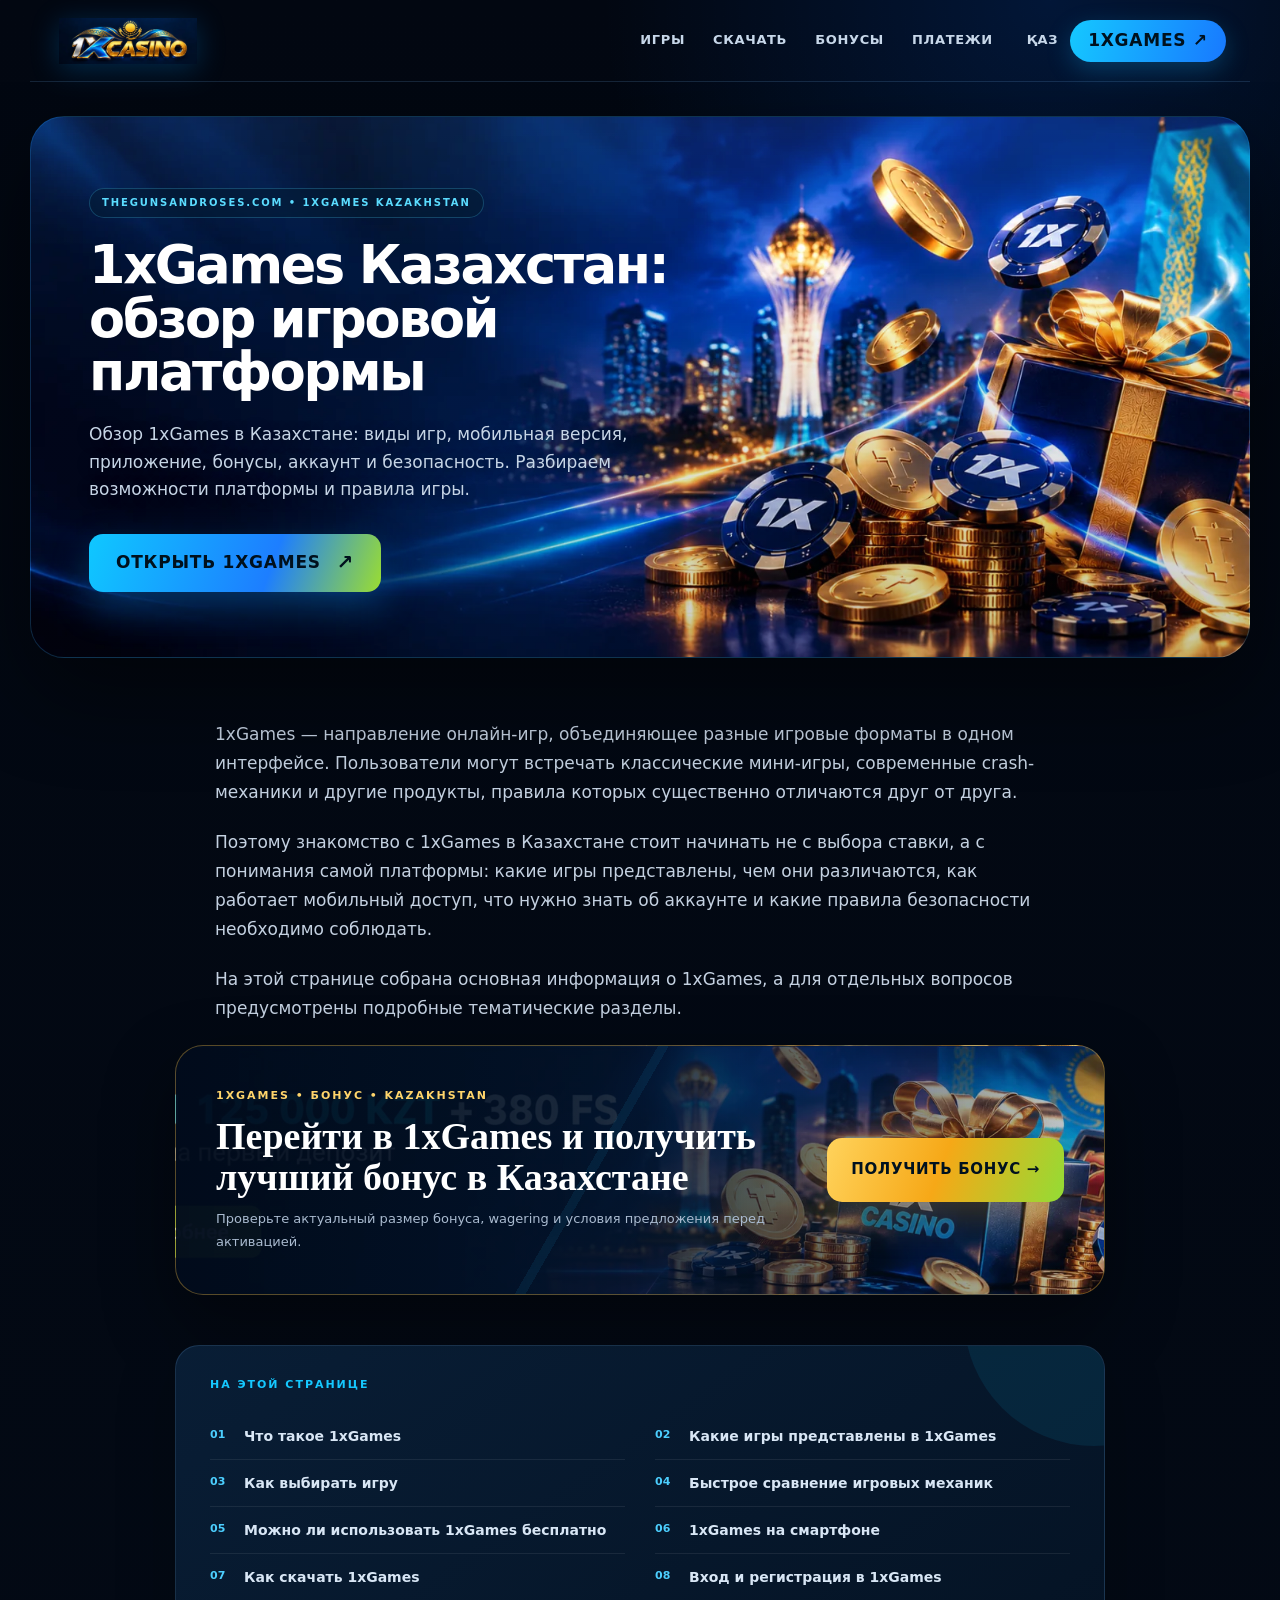
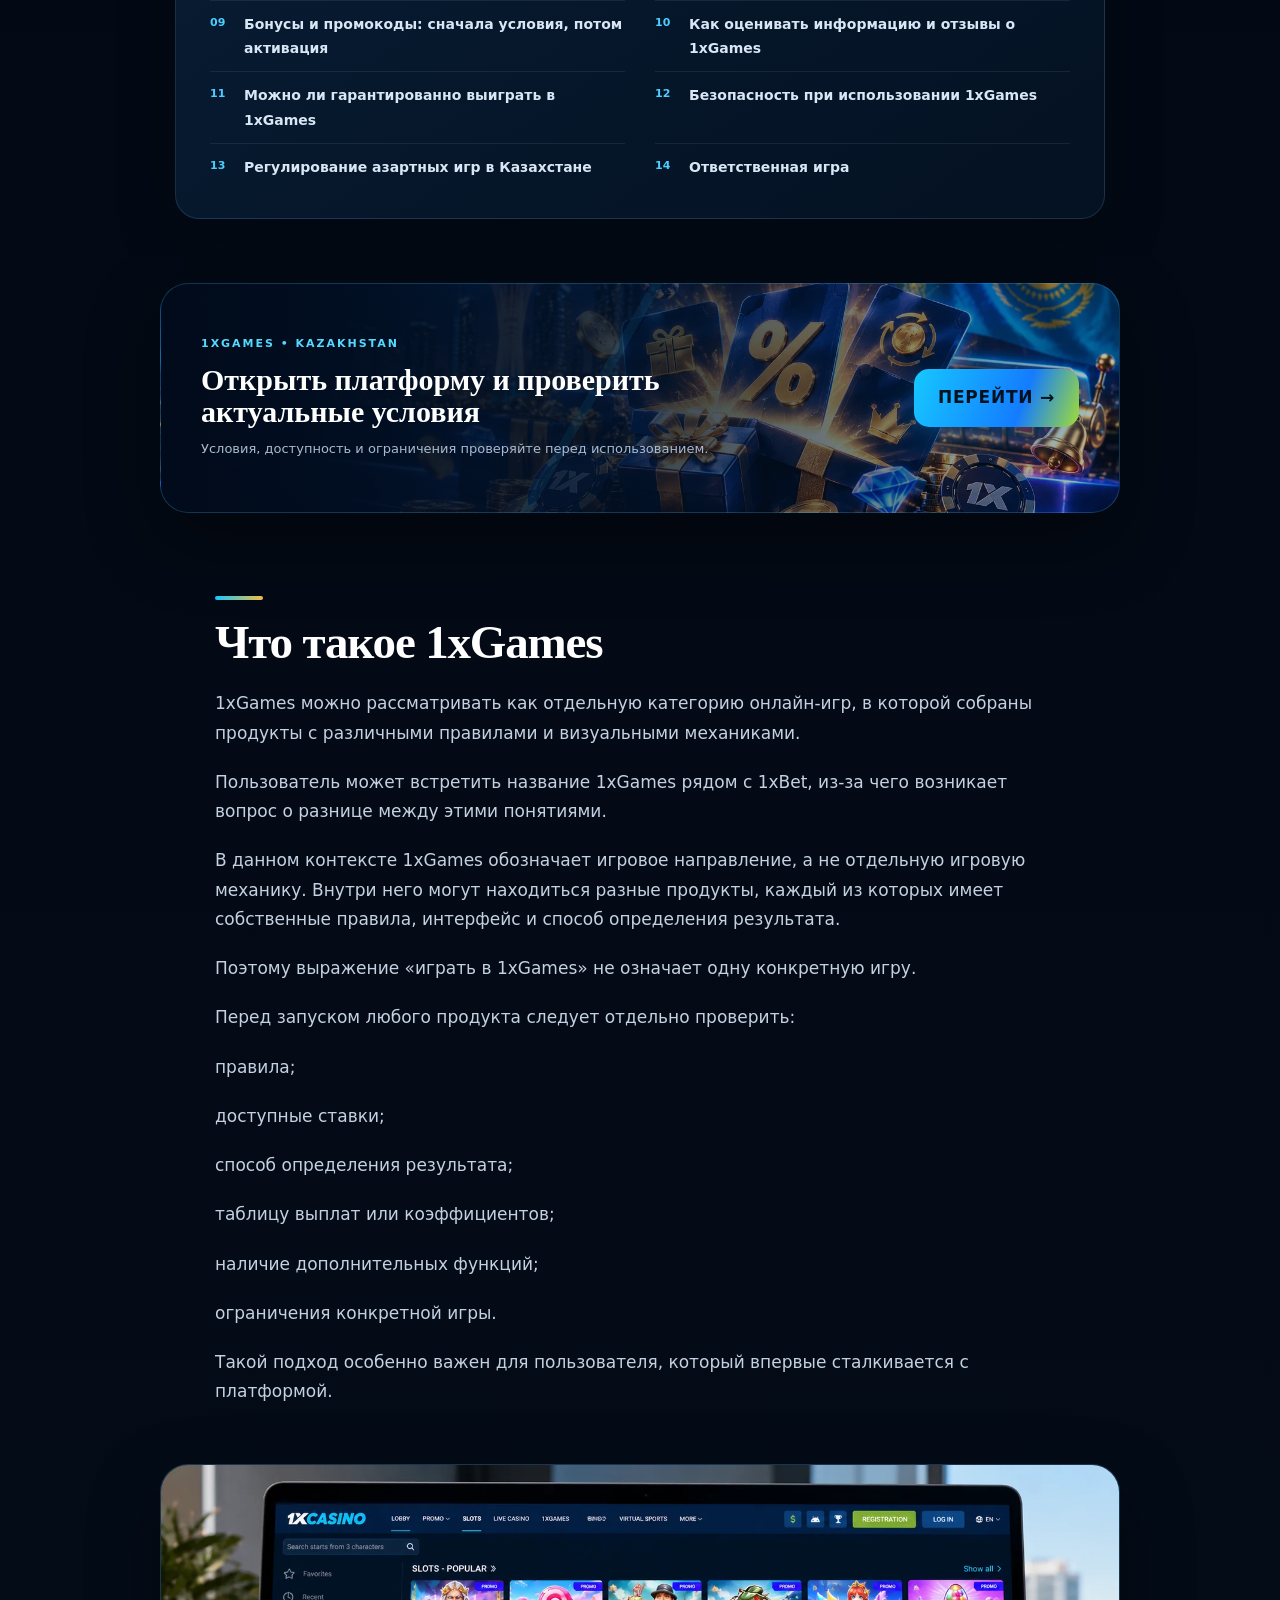
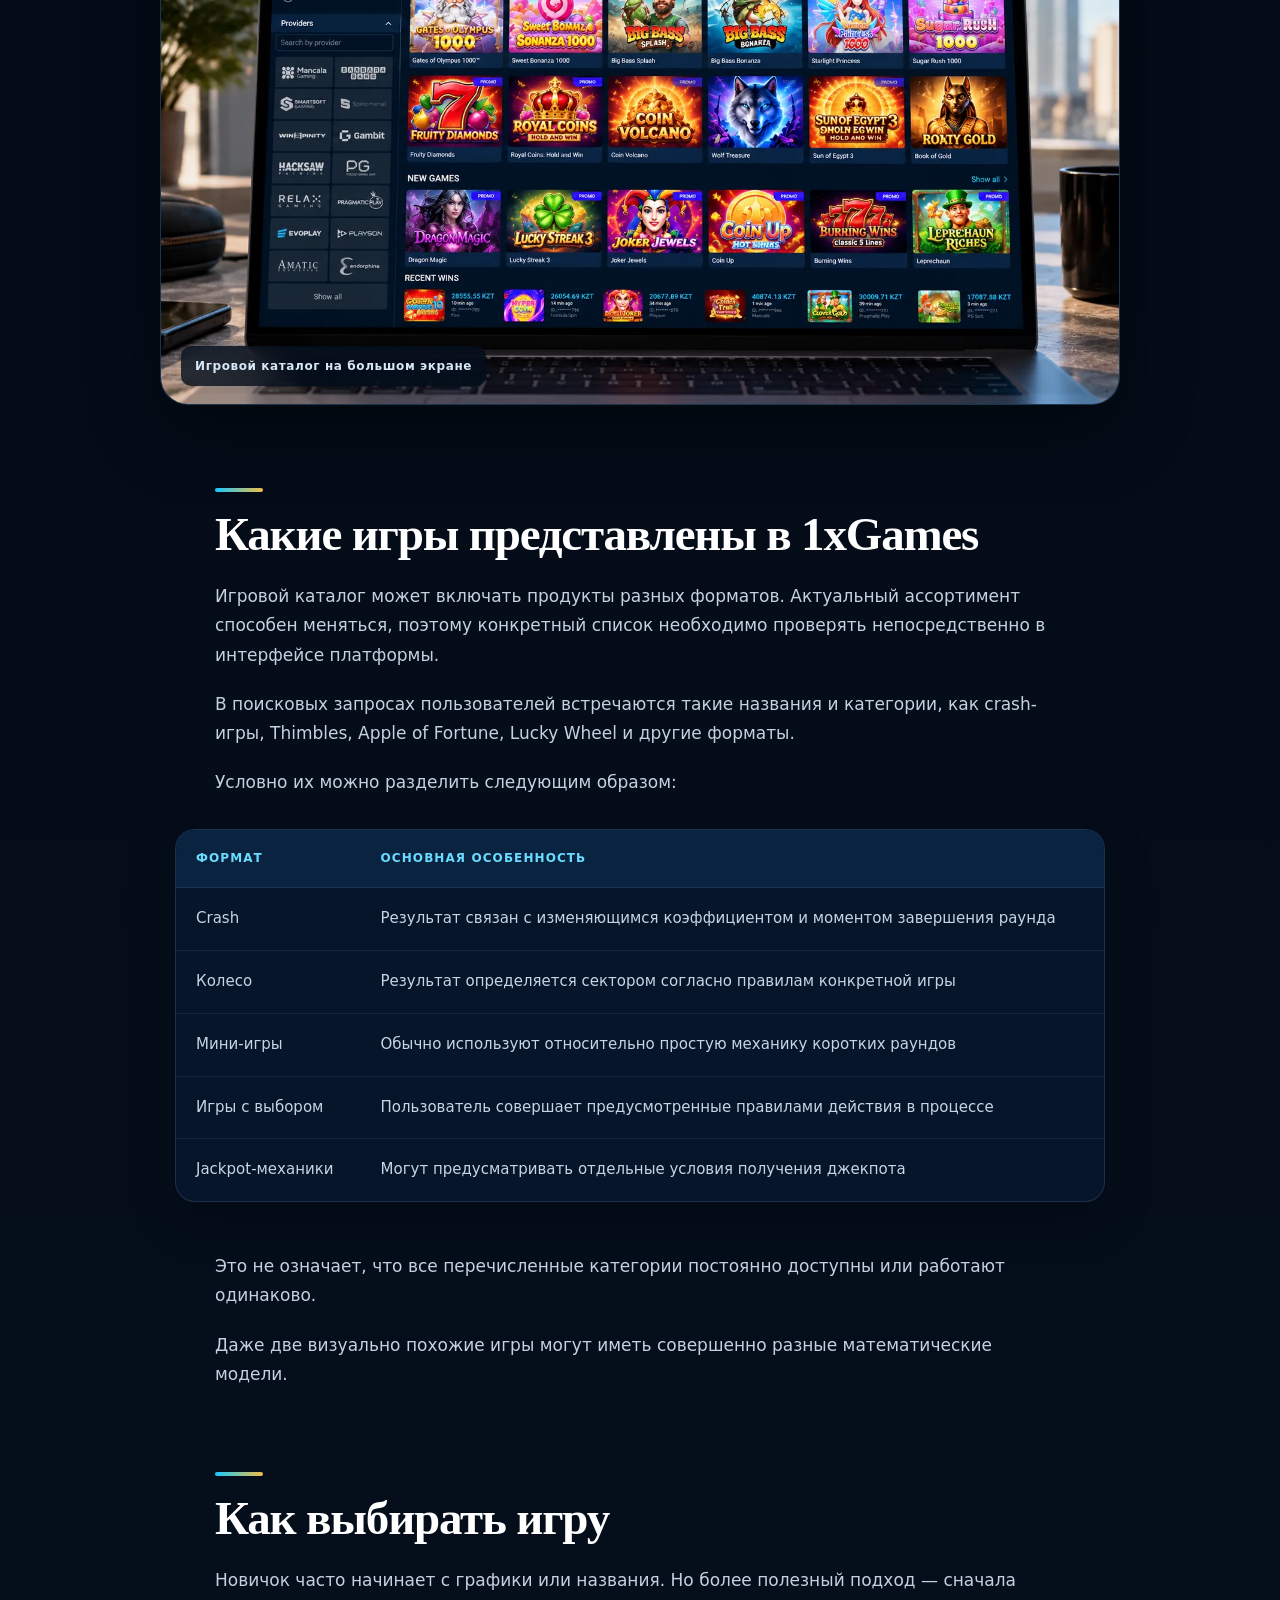
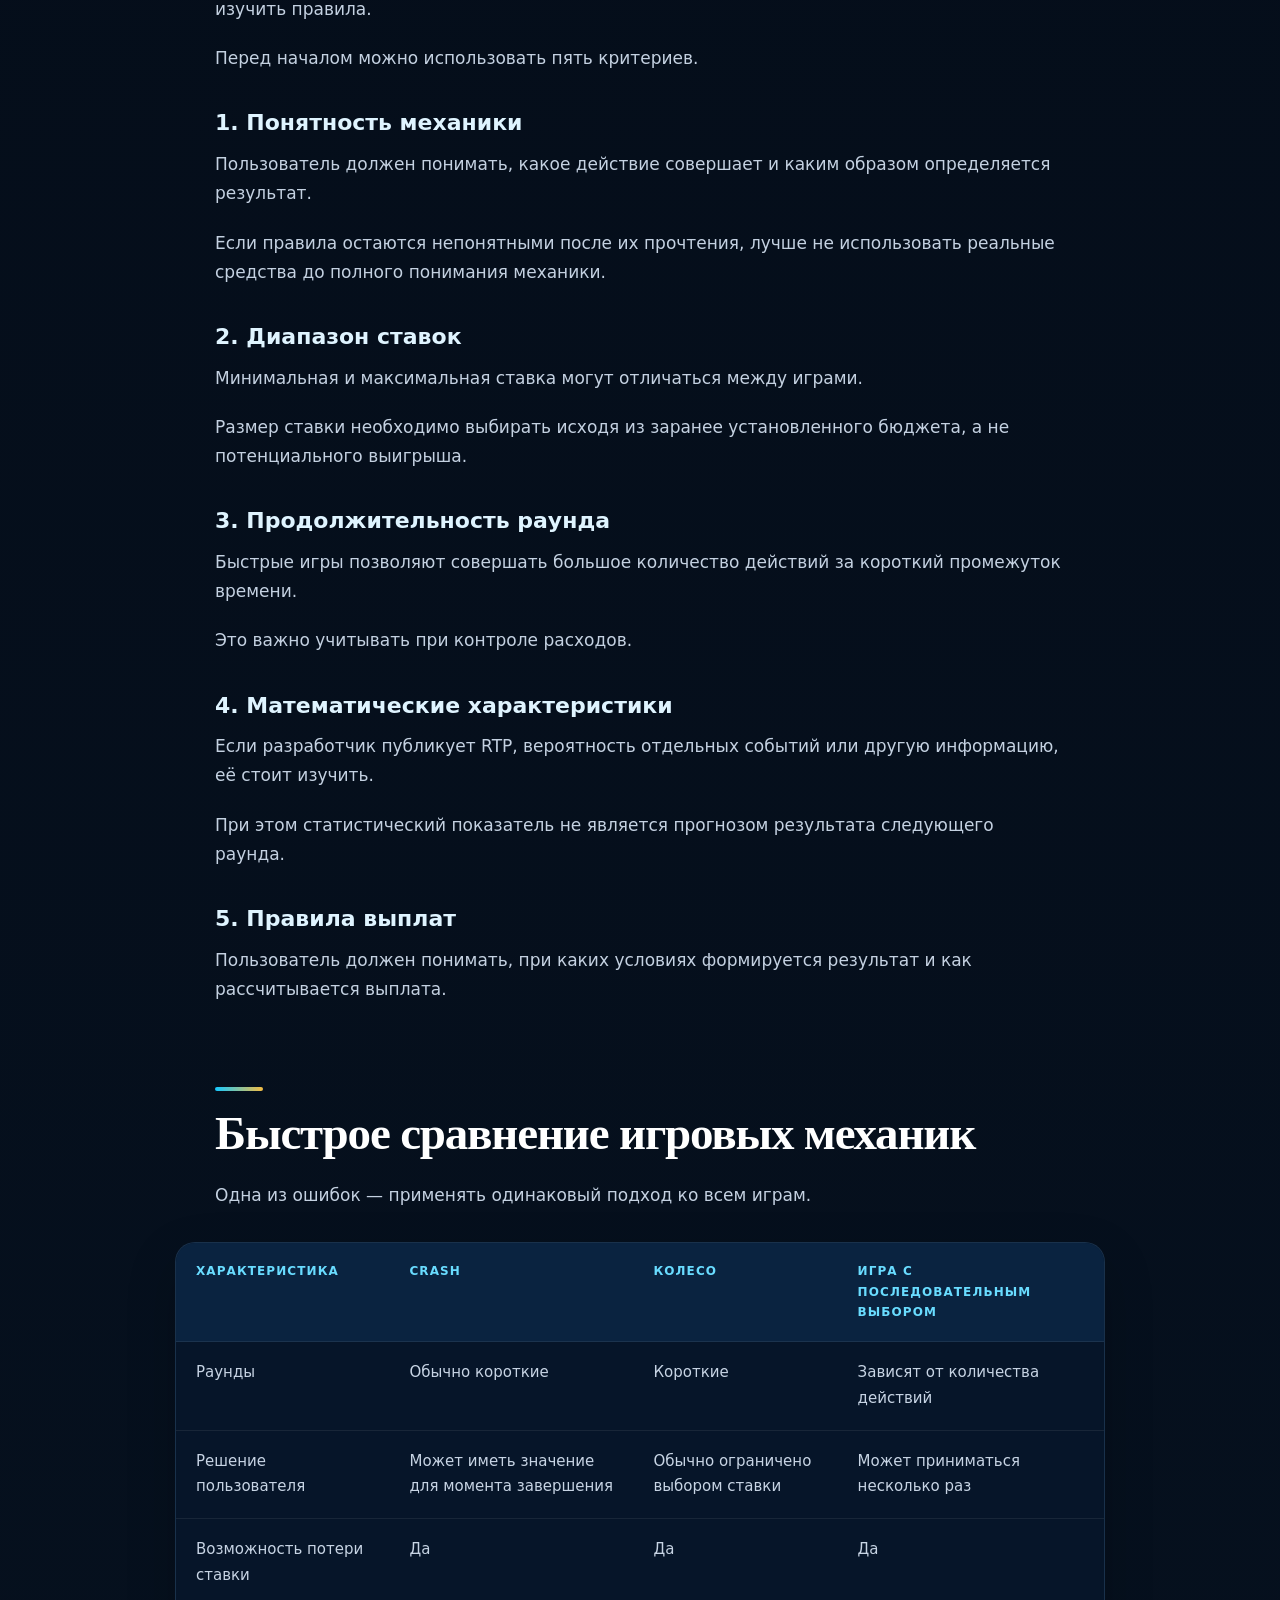
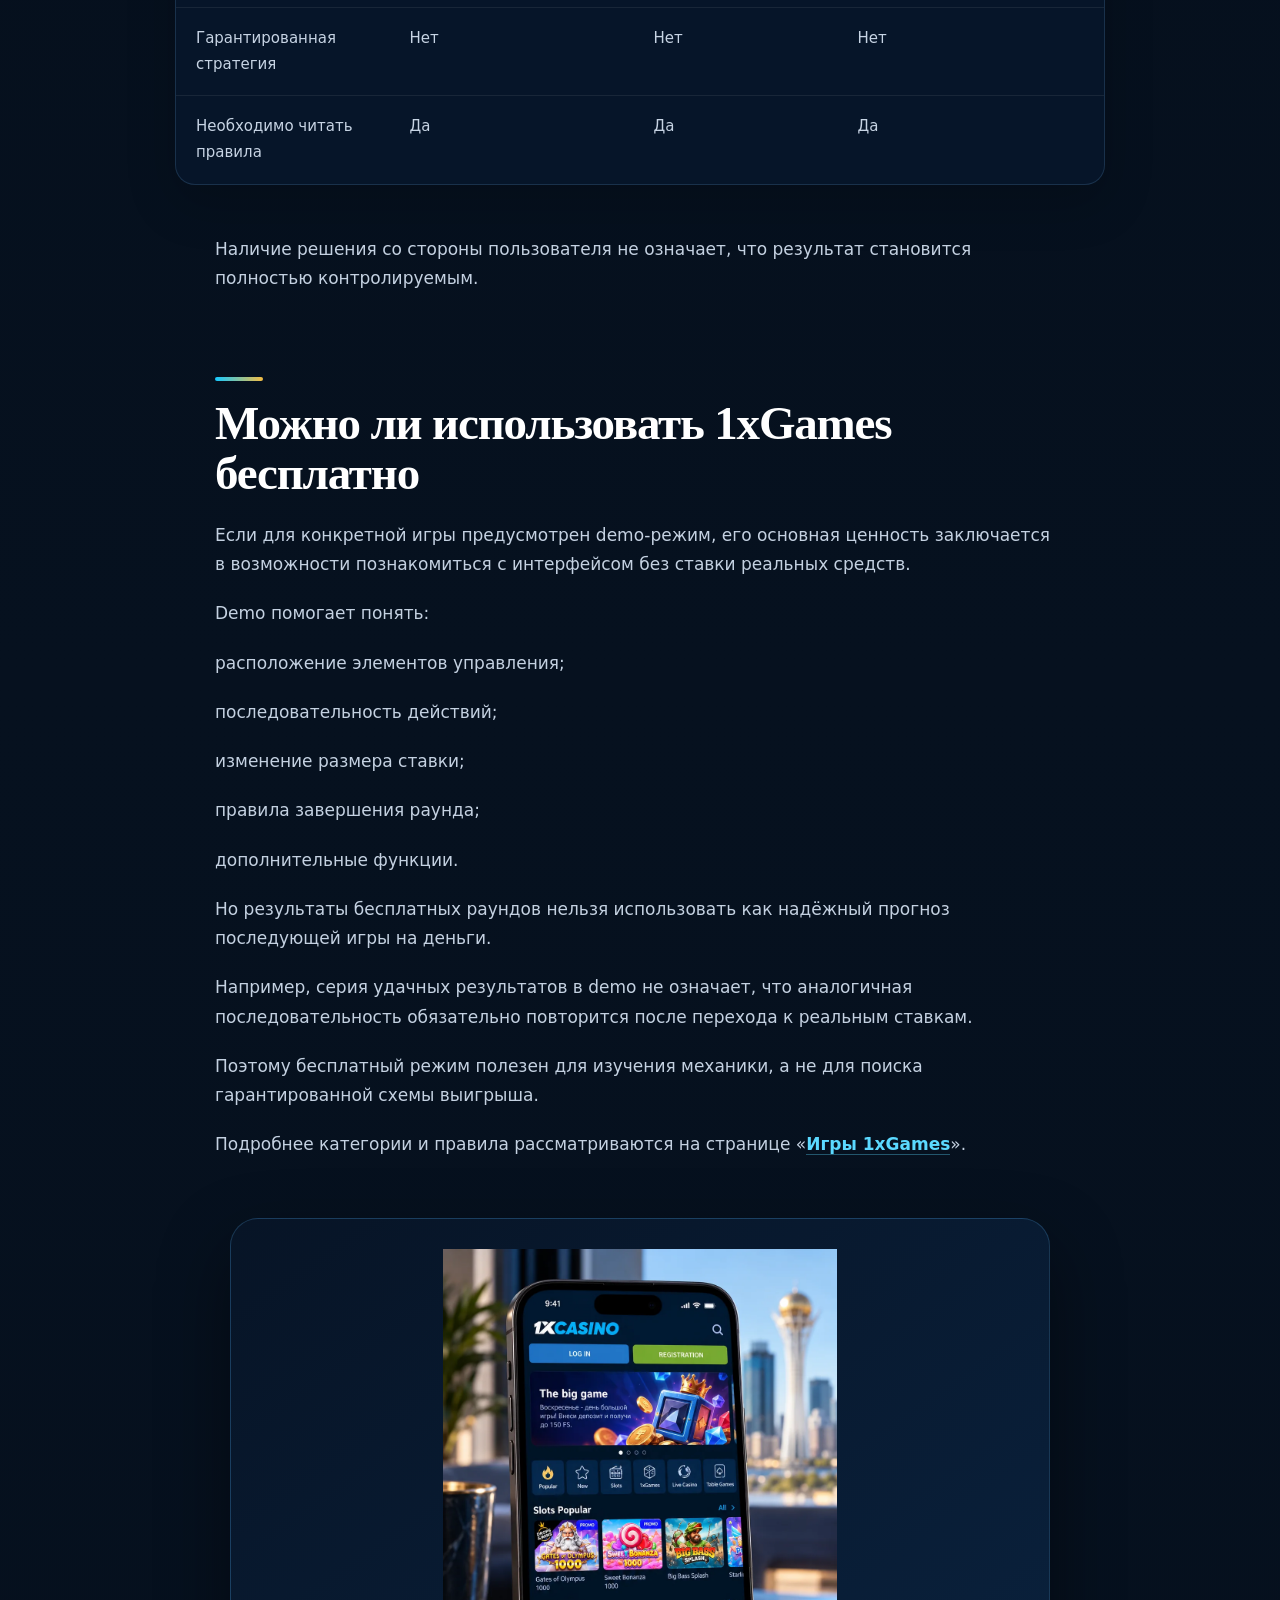
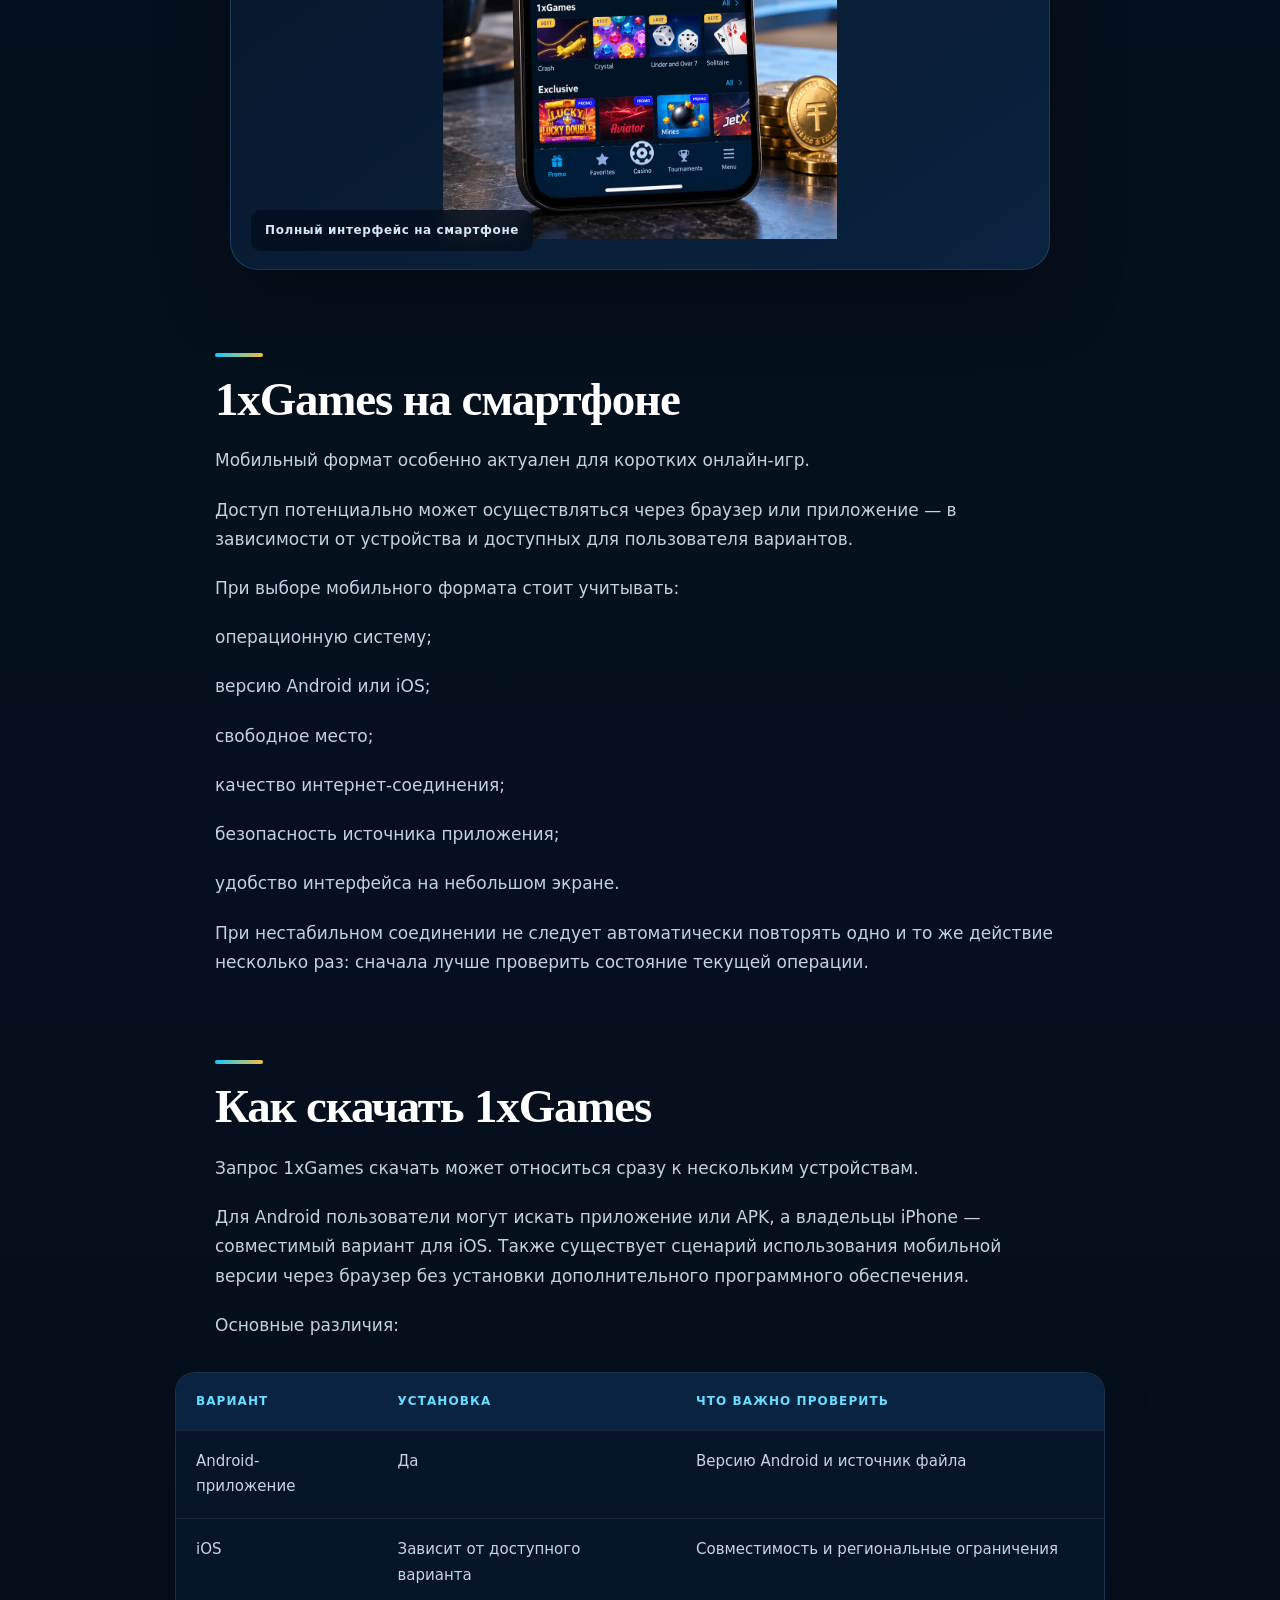
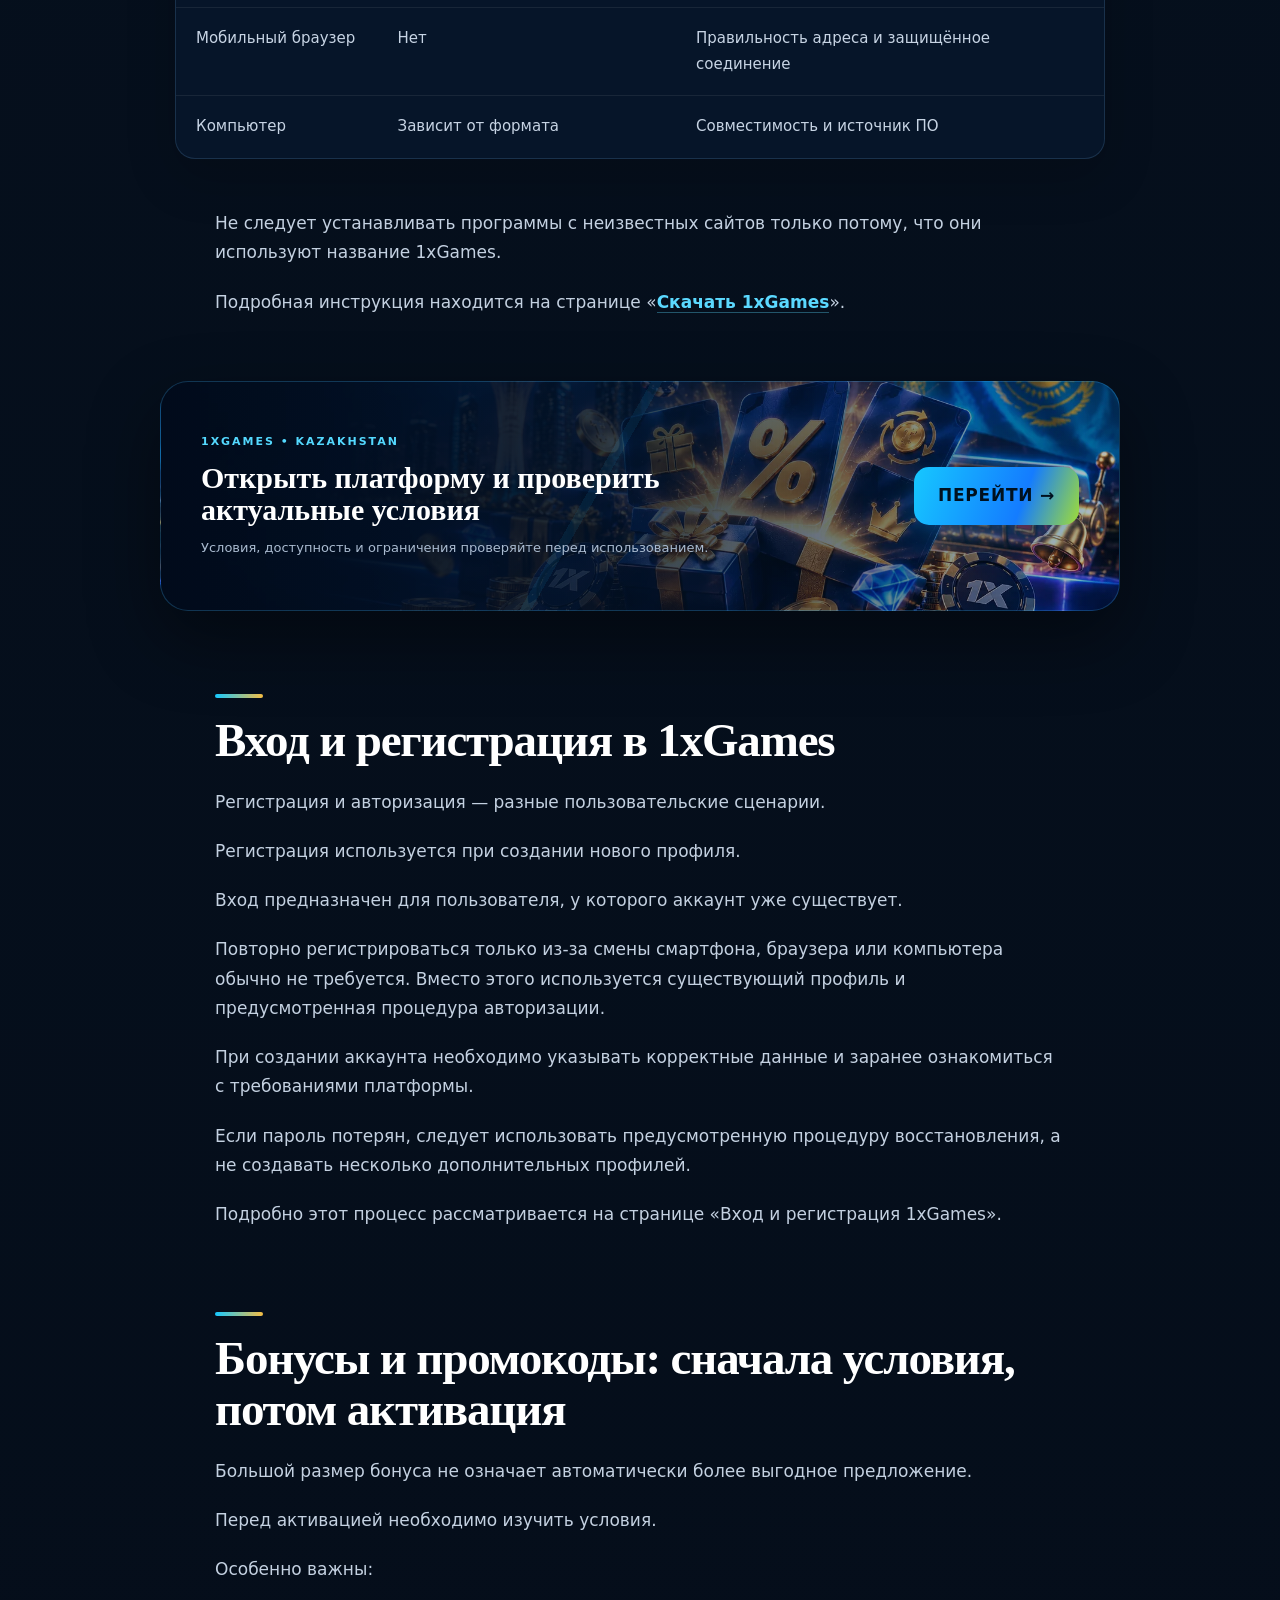
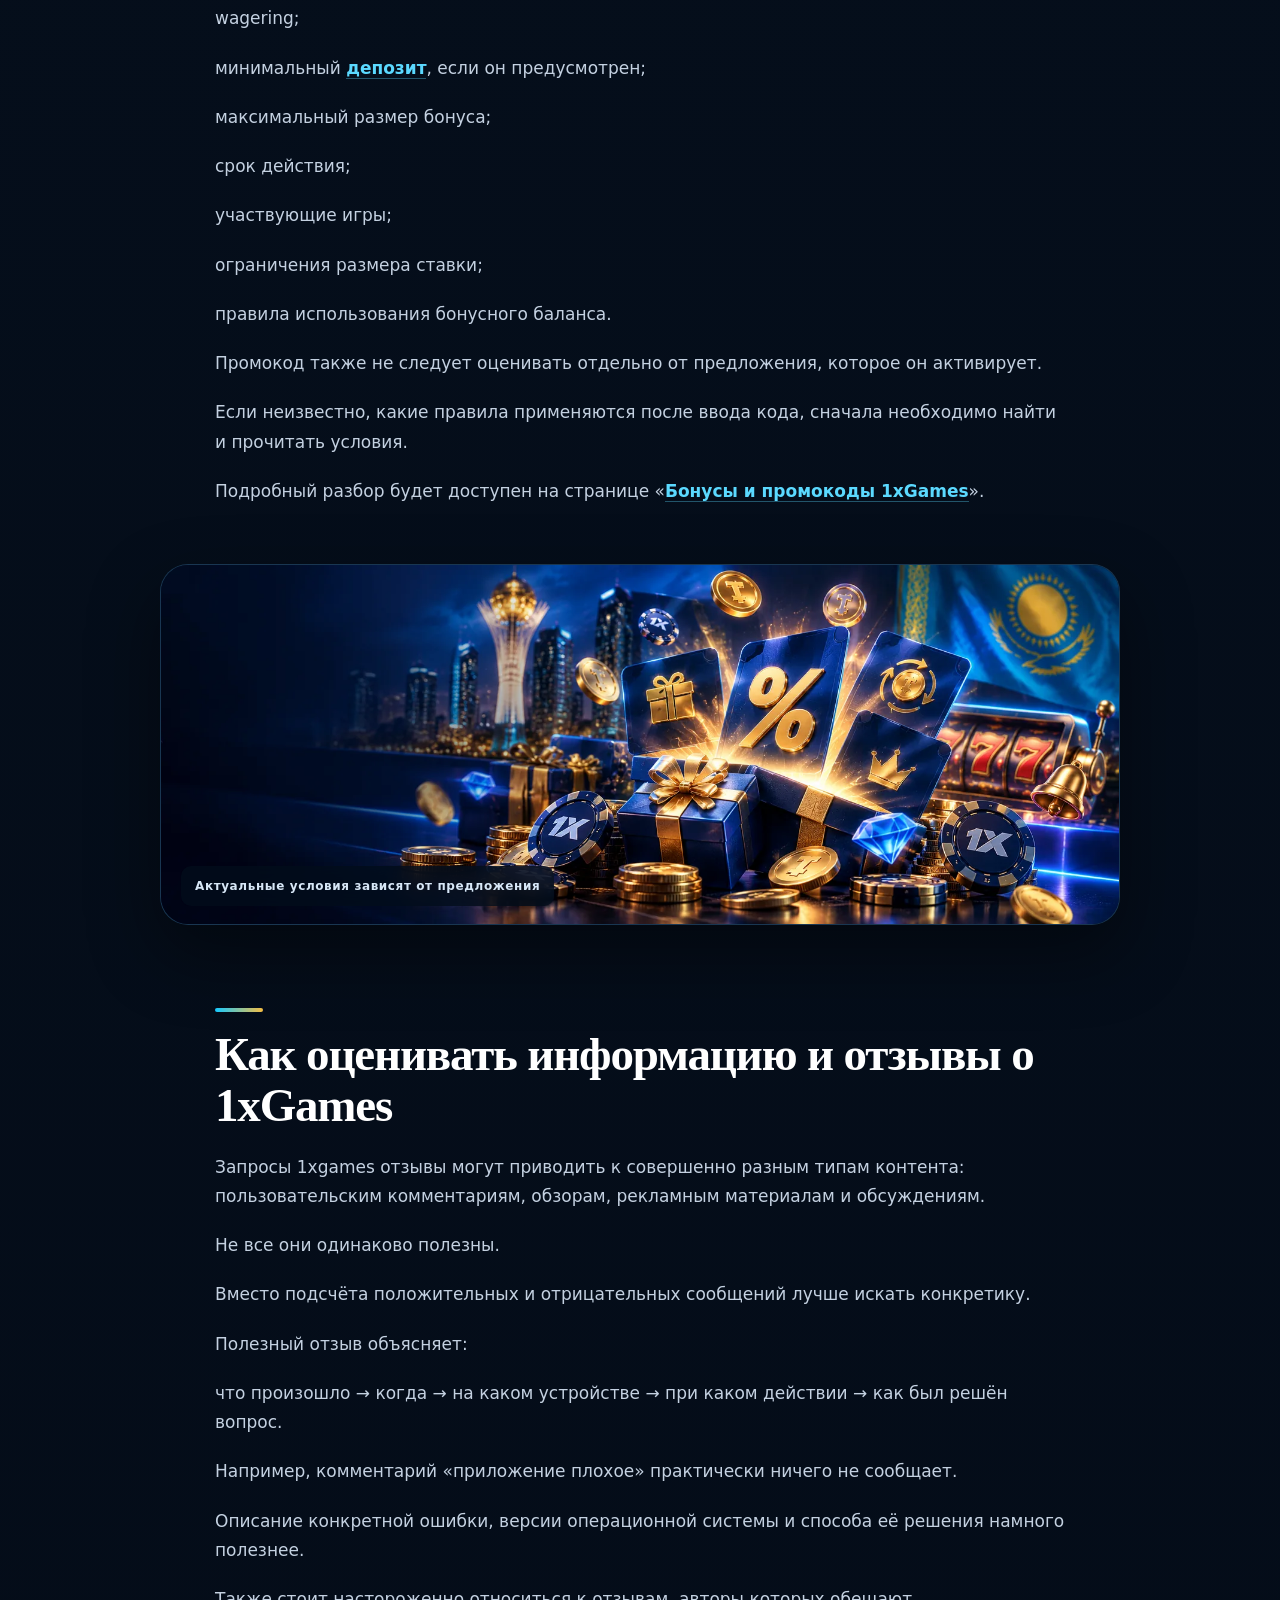
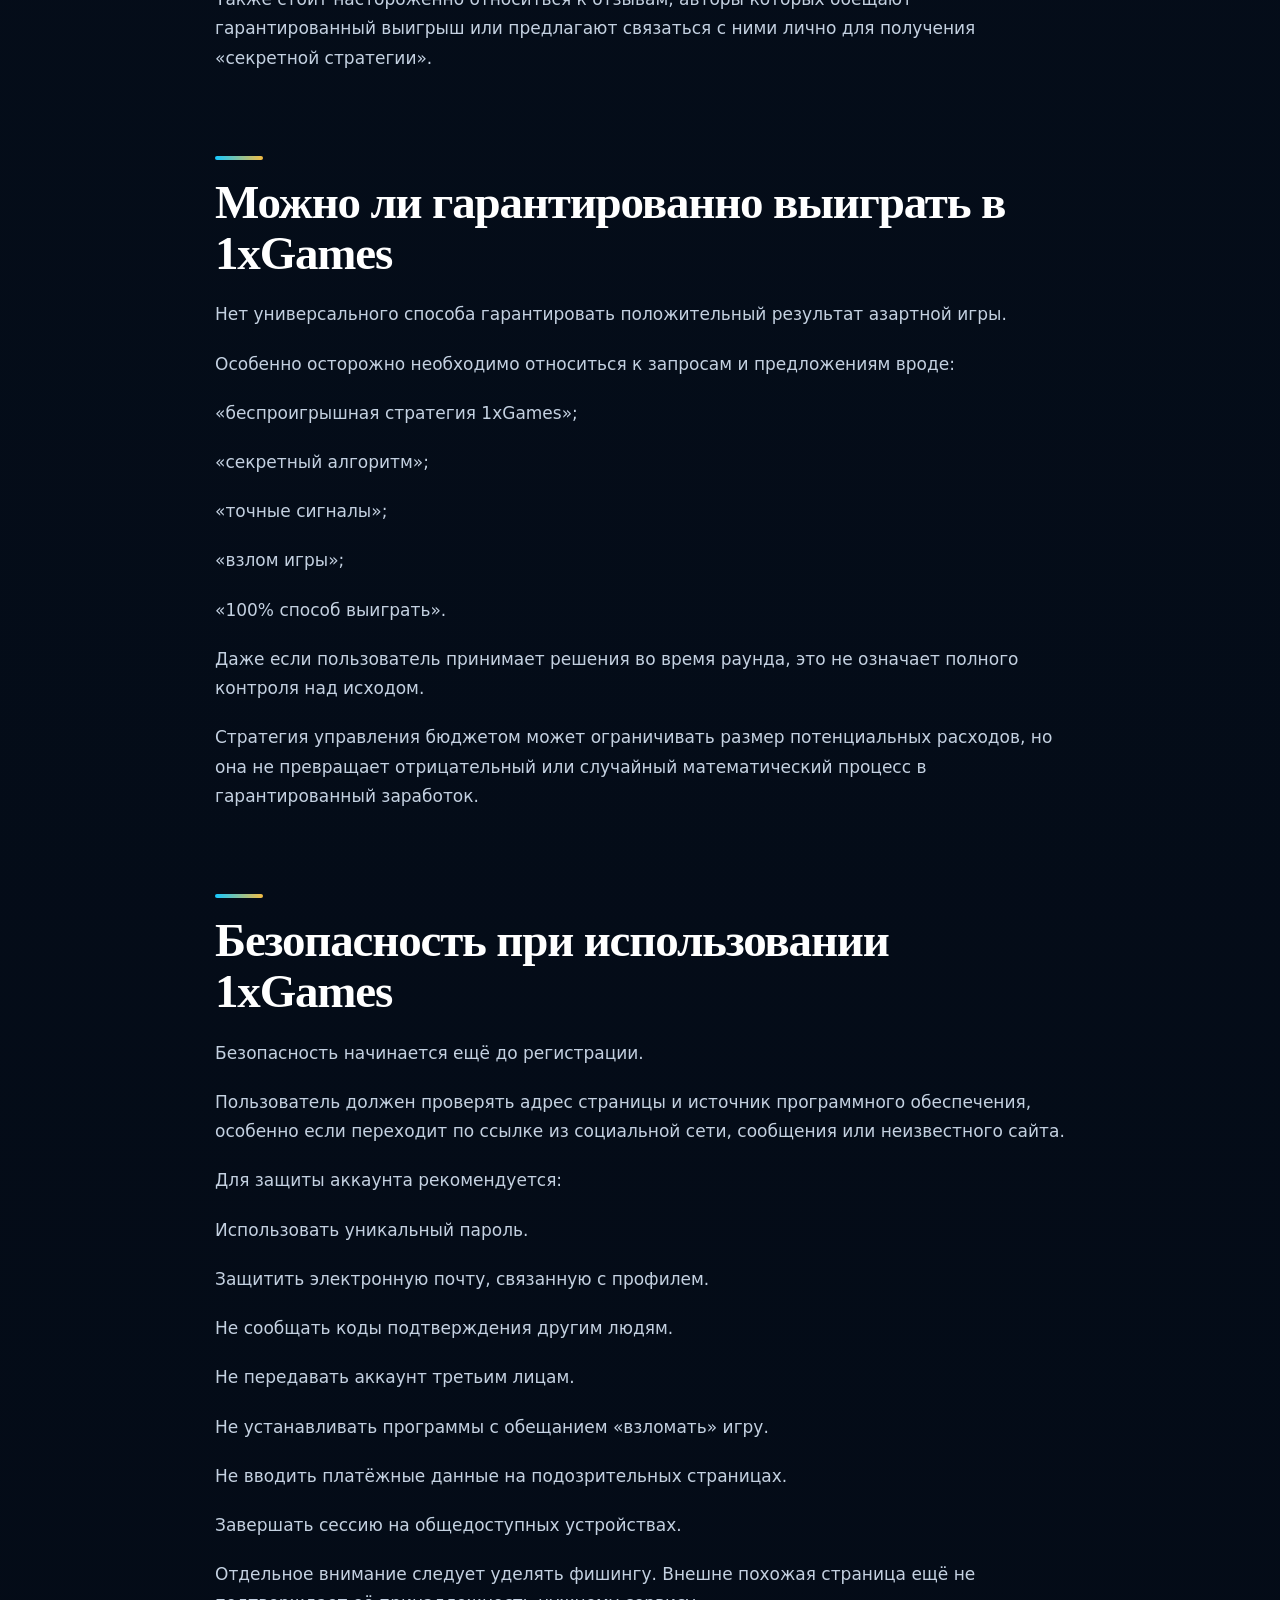
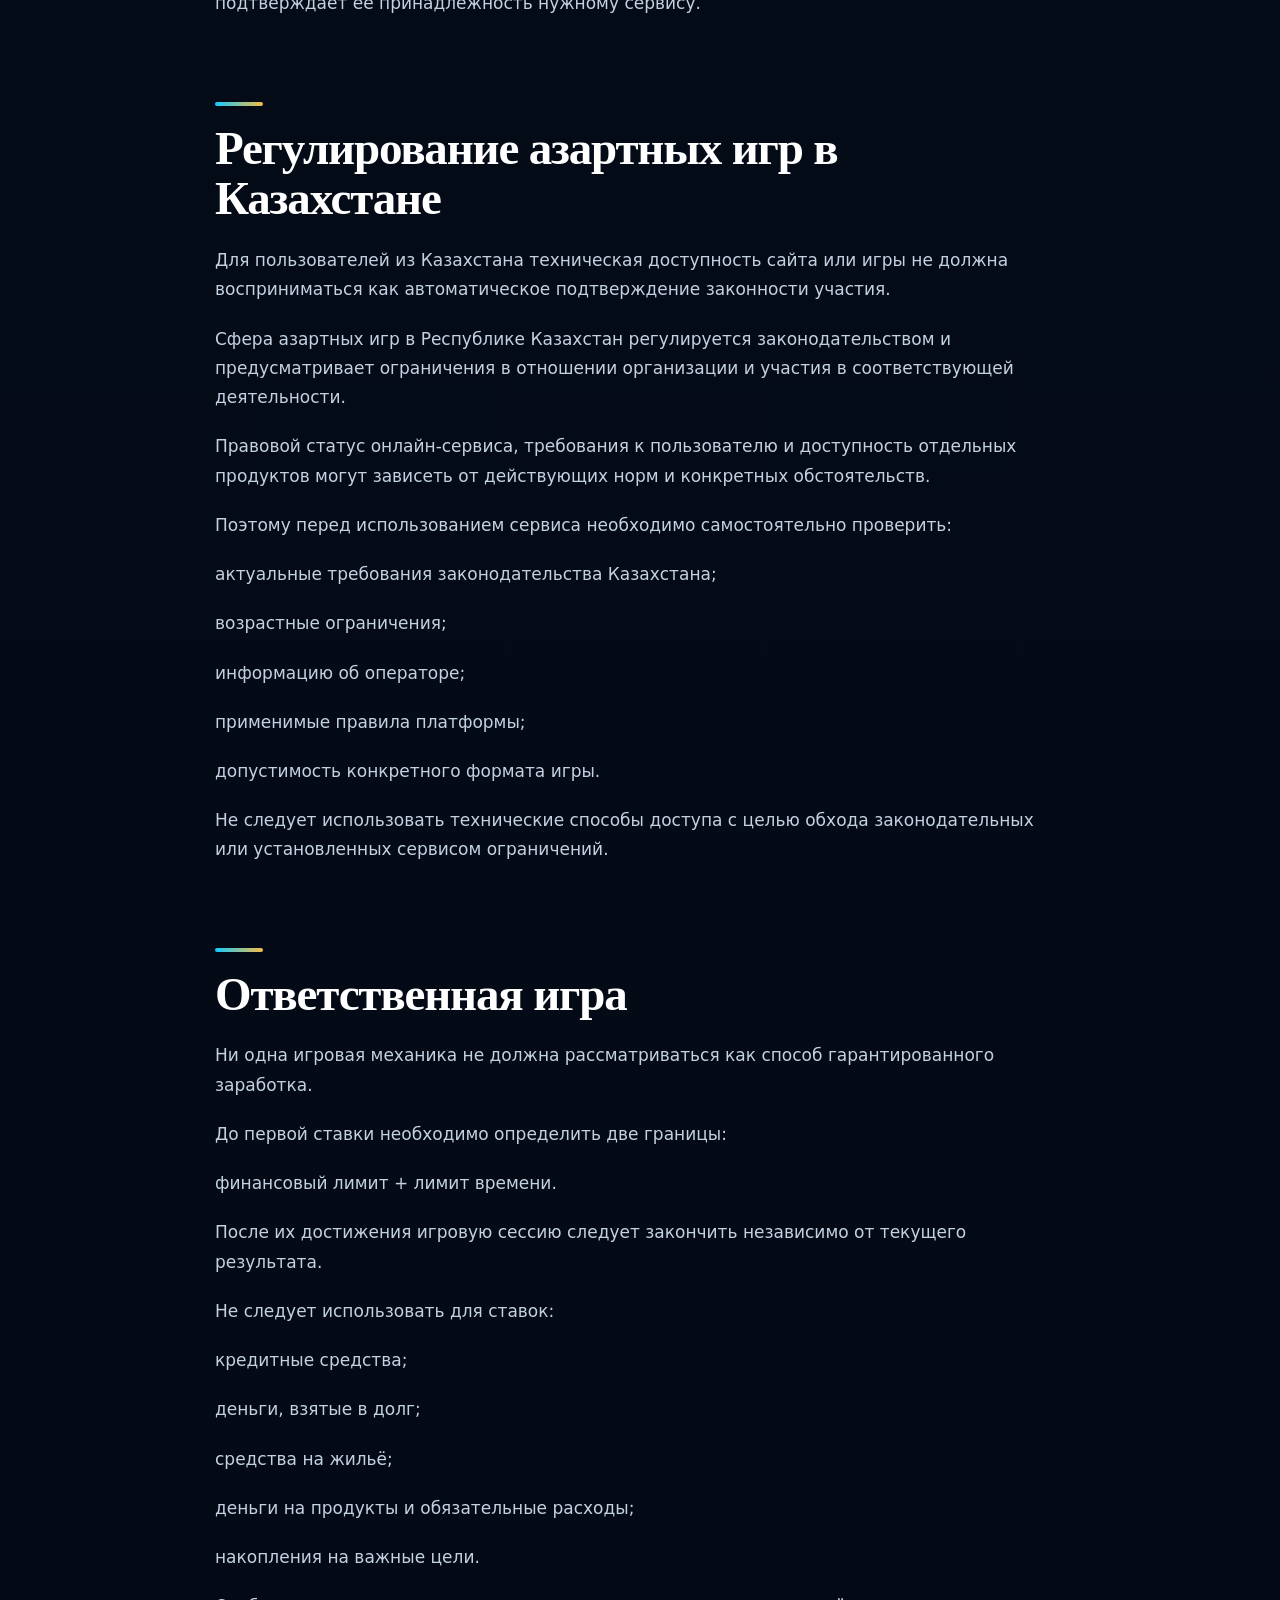
<file: index.html>
<!doctype html><html lang="ru"><head><meta charset="utf-8"><meta name="viewport" content="width=device-width,initial-scale=1"><title>1xGames Казахстан — игры, приложение и обзор платформы</title><meta name="description" content="Обзор 1xGames в Казахстане: виды игр, мобильная версия, приложение, бонусы, аккаунт и безопасность. Разбираем возможности платформы и правила игры."><link rel="canonical" href="https://thegunsandroses.com/"><meta name="robots" content="index,follow"><meta name="google-site-verification" content="P_tBZTkmZBPvhhTVpAWwyuTfqRqusBLi5eSHK2BmX5U" /><meta property="og:title" content="1xGames Казахстан — игры, приложение и обзор платформы"><meta property="og:description" content="Обзор 1xGames в Казахстане: виды игр, мобильная версия, приложение, бонусы, аккаунт и безопасность. Разбираем возможности платформы и правила игры."><meta property="og:url" content="https://thegunsandroses.com/"><meta property="og:type" content="article"><link rel="icon" href="/assets/img/favicon.webp" type="image/webp"><link rel="stylesheet" href="/assets/css/site.css?v=6"></head><body class="route-">
<header class="mast"><a class="brand" href="/"><img src="/assets/img/logo.webp" alt="1xCasino Kazakhstan"></a><nav class="desk-nav"><a href="/games/">Игры</a><a href="/download/">Скачать</a><a href="/bonuses/">Бонусы</a><a href="/payments/">Платежи</a></nav><div class="head-actions"><a class="lang" href="/kz/">ҚАЗ</a><a class="head-cta" href="/go/">1XGAMES ↗</a></div></header>
<main><section class="hero"><div class="hero-copy"><div class="eyebrow">THEGUNSANDROSES.COM • 1XGAMES KAZAKHSTAN</div><h1>1xGames Казахстан: обзор игровой платформы</h1><p>Обзор 1xGames в Казахстане: виды игр, мобильная версия, приложение, бонусы, аккаунт и безопасность. Разбираем возможности платформы и правила игры.</p><a class="hero-btn" href="/go/">ОТКРЫТЬ 1XGAMES <span>↗</span></a></div><div class="hero-art" aria-hidden="true"><div class="grid-card"><span>1X</span><b>GAMES • MOBILE • KZ</b><em>18+</em></div></div></section>
<article class="content-shell"><p>1xGames — направление онлайн-игр, объединяющее разные игровые форматы в одном интерфейсе. Пользователи могут встречать классические мини-игры, современные crash-механики и другие продукты, правила которых существенно отличаются друг от друга.</p><p>Поэтому знакомство с 1xGames в Казахстане стоит начинать не с выбора ставки, а с понимания самой платформы: какие игры представлены, чем они различаются, как работает мобильный доступ, что нужно знать об аккаунте и какие правила безопасности необходимо соблюдать.</p><p>На этой странице собрана основная информация о 1xGames, а для отдельных вопросов предусмотрены подробные тематические разделы.</p><aside class="ref-panel first-offer"><div><span class="ref-label">1XGAMES • БОНУС • KAZAKHSTAN</span><strong>Перейти в 1xGames и получить лучший бонус в Казахстане</strong><small>Проверьте актуальный размер бонуса, wagering и условия предложения перед активацией.</small></div><a class="action-btn" href="/go/">ПОЛУЧИТЬ БОНУС →</a></aside><nav class="toc"><div class="toc-kicker">НА ЭТОЙ СТРАНИЦЕ</div><ol><li><a href="#что-такое-1xgames">Что такое 1xGames</a></li><li><a href="#какие-игры-представлены-в-1xgames">Какие игры представлены в 1xGames</a></li><li><a href="#как-выбирать-игру">Как выбирать игру</a></li><li><a href="#быстрое-сравнение-игровых-механик">Быстрое сравнение игровых механик</a></li><li><a href="#можно-ли-использовать-1xgames-бесплатно">Можно ли использовать 1xGames бесплатно</a></li><li><a href="#1xgames-на-смартфоне">1xGames на смартфоне</a></li><li><a href="#как-скачать-1xgames">Как скачать 1xGames</a></li><li><a href="#вход-и-регистрация-в-1xgames">Вход и регистрация в 1xGames</a></li><li><a href="#бонусы-и-промокоды-сначала-условия-потом-активация">Бонусы и промокоды: сначала условия, потом активация</a></li><li><a href="#как-оценивать-информацию-и-отзывы-о-1xgames">Как оценивать информацию и отзывы о 1xGames</a></li><li><a href="#можно-ли-гарантированно-выиграть-в-1xgames">Можно ли гарантированно выиграть в 1xGames</a></li><li><a href="#безопасность-при-использовании-1xgames">Безопасность при использовании 1xGames</a></li><li><a href="#регулирование-азартных-игр-в-казахстане">Регулирование азартных игр в Казахстане</a></li><li><a href="#ответственная-игра">Ответственная игра</a></li></ol></nav><aside class="ref-panel"><div><span class="ref-label">1XGAMES • KAZAKHSTAN</span><strong>Открыть платформу и проверить актуальные условия</strong><small>Условия, доступность и ограничения проверяйте перед использованием.</small></div><a class="action-btn" href="/go/">ПЕРЕЙТИ →</a></aside><h2 id="что-такое-1xgames">Что такое 1xGames</h2><p>1xGames можно рассматривать как отдельную категорию онлайн-игр, в которой собраны продукты с различными правилами и визуальными механиками.</p><p>Пользователь может встретить название 1xGames рядом с 1xBet, из-за чего возникает вопрос о разнице между этими понятиями.</p><p>В данном контексте 1xGames обозначает игровое направление, а не отдельную игровую механику. Внутри него могут находиться разные продукты, каждый из которых имеет собственные правила, интерфейс и способ определения результата.</p><p>Поэтому выражение «играть в 1xGames» не означает одну конкретную игру.</p><p>Перед запуском любого продукта следует отдельно проверить:</p><p>правила;</p><p>доступные ставки;</p><p>способ определения результата;</p><p>таблицу выплат или коэффициентов;</p><p>наличие дополнительных функций;</p><p>ограничения конкретной игры.</p><p>Такой подход особенно важен для пользователя, который впервые сталкивается с платформой.</p><figure class="editorial-image"><img src="/assets/img/lobby.webp" alt="Интерфейс 1xGames" loading="lazy"><figcaption class="image-note">Игровой каталог на большом экране</figcaption></figure><h2 id="какие-игры-представлены-в-1xgames">Какие игры представлены в 1xGames</h2><p>Игровой каталог может включать продукты разных форматов. Актуальный ассортимент способен меняться, поэтому конкретный список необходимо проверять непосредственно в интерфейсе платформы.</p><p>В поисковых запросах пользователей встречаются такие названия и категории, как crash-игры, Thimbles, Apple of Fortune, Lucky Wheel и другие форматы.</p><p>Условно их можно разделить следующим образом:</p><div class="table-wrap"><table><tr><th>Формат</th><th>Основная особенность</th></tr><tr><td>Crash</td><td>Результат связан с изменяющимся коэффициентом и моментом завершения раунда</td></tr><tr><td>Колесо</td><td>Результат определяется сектором согласно правилам конкретной игры</td></tr><tr><td>Мини-игры</td><td>Обычно используют относительно простую механику коротких раундов</td></tr><tr><td>Игры с выбором</td><td>Пользователь совершает предусмотренные правилами действия в процессе</td></tr><tr><td>Jackpot-механики</td><td>Могут предусматривать отдельные условия получения джекпота</td></tr></table></div><p>Это не означает, что все перечисленные категории постоянно доступны или работают одинаково.</p><p>Даже две визуально похожие игры могут иметь совершенно разные математические модели.</p><h2 id="как-выбирать-игру">Как выбирать игру</h2><p>Новичок часто начинает с графики или названия. Но более полезный подход — сначала изучить правила.</p><p>Перед началом можно использовать пять критериев.</p><h3>1. Понятность механики</h3><p>Пользователь должен понимать, какое действие совершает и каким образом определяется результат.</p><p>Если правила остаются непонятными после их прочтения, лучше не использовать реальные средства до полного понимания механики.</p><h3>2. Диапазон ставок</h3><p>Минимальная и максимальная ставка могут отличаться между играми.</p><p>Размер ставки необходимо выбирать исходя из заранее установленного бюджета, а не потенциального выигрыша.</p><h3>3. Продолжительность раунда</h3><p>Быстрые игры позволяют совершать большое количество действий за короткий промежуток времени.</p><p>Это важно учитывать при контроле расходов.</p><h3>4. Математические характеристики</h3><p>Если разработчик публикует RTP, вероятность отдельных событий или другую информацию, её стоит изучить.</p><p>При этом статистический показатель не является прогнозом результата следующего раунда.</p><h3>5. Правила выплат</h3><p>Пользователь должен понимать, при каких условиях формируется результат и как рассчитывается выплата.</p><h2 id="быстрое-сравнение-игровых-механик">Быстрое сравнение игровых механик</h2><p>Одна из ошибок — применять одинаковый подход ко всем играм.</p><div class="table-wrap"><table><tr><th>Характеристика</th><th>Crash</th><th>Колесо</th><th>Игра с последовательным выбором</th></tr><tr><td>Раунды</td><td>Обычно короткие</td><td>Короткие</td><td>Зависят от количества действий</td></tr><tr><td>Решение пользователя</td><td>Может иметь значение для момента завершения</td><td>Обычно ограничено выбором ставки</td><td>Может приниматься несколько раз</td></tr><tr><td>Возможность потери ставки</td><td>Да</td><td>Да</td><td>Да</td></tr><tr><td>Гарантированная стратегия</td><td>Нет</td><td>Нет</td><td>Нет</td></tr><tr><td>Необходимо читать правила</td><td>Да</td><td>Да</td><td>Да</td></tr></table></div><p>Наличие решения со стороны пользователя не означает, что результат становится полностью контролируемым.</p><h2 id="можно-ли-использовать-1xgames-бесплатно">Можно ли использовать 1xGames бесплатно</h2><p>Если для конкретной игры предусмотрен demo-режим, его основная ценность заключается в возможности познакомиться с интерфейсом без ставки реальных средств.</p><p>Demo помогает понять:</p><p>расположение элементов управления;</p><p>последовательность действий;</p><p>изменение размера ставки;</p><p>правила завершения раунда;</p><p>дополнительные функции.</p><p>Но результаты бесплатных раундов нельзя использовать как надёжный прогноз последующей игры на деньги.</p><p>Например, серия удачных результатов в demo не означает, что аналогичная последовательность обязательно повторится после перехода к реальным ставкам.</p><p>Поэтому бесплатный режим полезен для изучения механики, а не для поиска гарантированной схемы выигрыша.</p><p>Подробнее категории и правила рассматриваются на странице «<a class="text-link" href="/games/">Игры 1xGames</a>».</p><figure class="editorial-image phone-shot"><img src="/assets/img/mobile.webp" alt="Мобильный доступ 1xGames" loading="lazy"><figcaption class="image-note">Полный интерфейс на смартфоне</figcaption></figure><h2 id="1xgames-на-смартфоне">1xGames на смартфоне</h2><p>Мобильный формат особенно актуален для коротких онлайн-игр.</p><p>Доступ потенциально может осуществляться через браузер или приложение — в зависимости от устройства и доступных для пользователя вариантов.</p><p>При выборе мобильного формата стоит учитывать:</p><p>операционную систему;</p><p>версию Android или iOS;</p><p>свободное место;</p><p>качество интернет-соединения;</p><p>безопасность источника приложения;</p><p>удобство интерфейса на небольшом экране.</p><p>При нестабильном соединении не следует автоматически повторять одно и то же действие несколько раз: сначала лучше проверить состояние текущей операции.</p><h2 id="как-скачать-1xgames">Как скачать 1xGames</h2><p>Запрос 1xGames скачать может относиться сразу к нескольким устройствам.</p><p>Для Android пользователи могут искать приложение или APK, а владельцы iPhone — совместимый вариант для iOS. Также существует сценарий использования мобильной версии через браузер без установки дополнительного программного обеспечения.</p><p>Основные различия:</p><div class="table-wrap"><table><tr><th>Вариант</th><th>Установка</th><th>Что важно проверить</th></tr><tr><td>Android-приложение</td><td>Да</td><td>Версию Android и источник файла</td></tr><tr><td>iOS</td><td>Зависит от доступного варианта</td><td>Совместимость и региональные ограничения</td></tr><tr><td>Мобильный браузер</td><td>Нет</td><td>Правильность адреса и защищённое соединение</td></tr><tr><td>Компьютер</td><td>Зависит от формата</td><td>Совместимость и источник ПО</td></tr></table></div><p>Не следует устанавливать программы с неизвестных сайтов только потому, что они используют название 1xGames.</p><p>Подробная инструкция находится на странице «<a class="text-link" href="/download/">Скачать 1xGames</a>».</p><aside class="ref-panel"><div><span class="ref-label">1XGAMES • KAZAKHSTAN</span><strong>Открыть платформу и проверить актуальные условия</strong><small>Условия, доступность и ограничения проверяйте перед использованием.</small></div><a class="action-btn" href="/go/">ПЕРЕЙТИ →</a></aside><h2 id="вход-и-регистрация-в-1xgames">Вход и регистрация в 1xGames</h2><p>Регистрация и авторизация — разные пользовательские сценарии.</p><p>Регистрация используется при создании нового профиля.</p><p>Вход предназначен для пользователя, у которого аккаунт уже существует.</p><p>Повторно регистрироваться только из-за смены смартфона, браузера или компьютера обычно не требуется. Вместо этого используется существующий профиль и предусмотренная процедура авторизации.</p><p>При создании аккаунта необходимо указывать корректные данные и заранее ознакомиться с требованиями платформы.</p><p>Если пароль потерян, следует использовать предусмотренную процедуру восстановления, а не создавать несколько дополнительных профилей.</p><p>Подробно этот процесс рассматривается на странице «Вход и регистрация 1xGames».</p><h2 id="бонусы-и-промокоды-сначала-условия-потом-активация">Бонусы и промокоды: сначала условия, потом активация</h2><p>Большой размер бонуса не означает автоматически более выгодное предложение.</p><p>Перед активацией необходимо изучить условия.</p><p>Особенно важны:</p><p>wagering;</p><p>минимальный <a class="text-link" href="/payments/">депозит</a>, если он предусмотрен;</p><p>максимальный размер бонуса;</p><p>срок действия;</p><p>участвующие игры;</p><p>ограничения размера ставки;</p><p>правила использования бонусного баланса.</p><p>Промокод также не следует оценивать отдельно от предложения, которое он активирует.</p><p>Если неизвестно, какие правила применяются после ввода кода, сначала необходимо найти и прочитать условия.</p><p>Подробный разбор будет доступен на странице «<a class="text-link" href="/bonuses/">Бонусы и промокоды 1xGames</a>».</p><figure class="editorial-image"><img src="/assets/img/promo.webp" alt="Промо и акции 1xGames" loading="lazy"><figcaption class="image-note">Актуальные условия зависят от предложения</figcaption></figure><h2 id="как-оценивать-информацию-и-отзывы-о-1xgames">Как оценивать информацию и отзывы о 1xGames</h2><p>Запросы 1xgames отзывы могут приводить к совершенно разным типам контента: пользовательским комментариям, обзорам, рекламным материалам и обсуждениям.</p><p>Не все они одинаково полезны.</p><p>Вместо подсчёта положительных и отрицательных сообщений лучше искать конкретику.</p><p>Полезный отзыв объясняет:</p><p>что произошло → когда → на каком устройстве → при каком действии → как был решён вопрос.</p><p>Например, комментарий «приложение плохое» практически ничего не сообщает.</p><p>Описание конкретной ошибки, версии операционной системы и способа её решения намного полезнее.</p><p>Также стоит настороженно относиться к отзывам, авторы которых обещают гарантированный выигрыш или предлагают связаться с ними лично для получения «секретной стратегии».</p><h2 id="можно-ли-гарантированно-выиграть-в-1xgames">Можно ли гарантированно выиграть в 1xGames</h2><p>Нет универсального способа гарантировать положительный результат азартной игры.</p><p>Особенно осторожно необходимо относиться к запросам и предложениям вроде:</p><p>«беспроигрышная стратегия 1xGames»;</p><p>«секретный алгоритм»;</p><p>«точные сигналы»;</p><p>«взлом игры»;</p><p>«100% способ выиграть».</p><p>Даже если пользователь принимает решения во время раунда, это не означает полного контроля над исходом.</p><p>Стратегия управления бюджетом может ограничивать размер потенциальных расходов, но она не превращает отрицательный или случайный математический процесс в гарантированный заработок.</p><h2 id="безопасность-при-использовании-1xgames">Безопасность при использовании 1xGames</h2><p>Безопасность начинается ещё до регистрации.</p><p>Пользователь должен проверять адрес страницы и источник программного обеспечения, особенно если переходит по ссылке из социальной сети, сообщения или неизвестного сайта.</p><p>Для защиты аккаунта рекомендуется:</p><p>Использовать уникальный пароль.</p><p>Защитить электронную почту, связанную с профилем.</p><p>Не сообщать коды подтверждения другим людям.</p><p>Не передавать аккаунт третьим лицам.</p><p>Не устанавливать программы с обещанием «взломать» игру.</p><p>Не вводить платёжные данные на подозрительных страницах.</p><p>Завершать сессию на общедоступных устройствах.</p><p>Отдельное внимание следует уделять фишингу. Внешне похожая страница ещё не подтверждает её принадлежность нужному сервису.</p><h2 id="регулирование-азартных-игр-в-казахстане">Регулирование азартных игр в Казахстане</h2><p>Для пользователей из Казахстана техническая доступность сайта или игры не должна восприниматься как автоматическое подтверждение законности участия.</p><p>Сфера азартных игр в Республике Казахстан регулируется законодательством и предусматривает ограничения в отношении организации и участия в соответствующей деятельности.</p><p>Правовой статус онлайн-сервиса, требования к пользователю и доступность отдельных продуктов могут зависеть от действующих норм и конкретных обстоятельств.</p><p>Поэтому перед использованием сервиса необходимо самостоятельно проверить:</p><p>актуальные требования законодательства Казахстана;</p><p>возрастные ограничения;</p><p>информацию об операторе;</p><p>применимые правила платформы;</p><p>допустимость конкретного формата игры.</p><p>Не следует использовать технические способы доступа с целью обхода законодательных или установленных сервисом ограничений.</p><h2 id="ответственная-игра">Ответственная игра</h2><p>Ни одна игровая механика не должна рассматриваться как способ гарантированного заработка.</p><p>До первой ставки необходимо определить две границы:</p><p>финансовый лимит + лимит времени.</p><p>После их достижения игровую сессию следует закончить независимо от текущего результата.</p><p>Не следует использовать для ставок:</p><p>кредитные средства;</p><p>деньги, взятые в долг;</p><p>средства на жильё;</p><p>деньги на продукты и обязательные расходы;</p><p>накопления на важные цели.</p><p>Особенно рискованна попытка немедленно вернуть проигрыш за счёт увеличения ставки или дополнительного пополнения.</p><p>Предыдущий проигрыш не гарантирует последующий выигрыш.</p><p>Если пользователь регулярно превышает собственные ограничения, скрывает расходы, занимает деньги ради игры или не может самостоятельно сделать перерыв, игровую активность следует прекратить и рассмотреть доступные инструменты самоограничения и профессиональной поддержки.</p><div class="faq-grid"><details><summary>Что такое 1xGames?</summary><div class="faq-answer"><p>1xGames — игровое направление, объединяющее различные онлайн-игры и механики. Правила, ставки и способ определения результата зависят от конкретного продукта.</p></div></details><details><summary>1xGames и 1xBet — это одно и то же?</summary><div class="faq-answer"><p>Название 1xGames может встречаться внутри экосистемы, связанной с игровыми продуктами 1xBet. При этом 1xGames следует рассматривать как направление или категорию игр, а не как название одной конкретной игры.</p></div></details><details><summary>Можно ли скачать 1xGames на телефон?</summary><div class="faq-answer"><p>Варианты мобильного доступа зависят от устройства и доступности программного обеспечения. Пользователям Android и iOS следует отдельно проверять совместимость и источник приложения. Альтернативой может быть мобильная браузерная версия.</p></div></details><details><summary>Есть ли 1xGames на Android?</summary><div class="faq-answer"><p>Для Android могут использоваться соответствующие мобильные варианты, если они доступны пользователю. Перед установкой необходимо проверить системные требования и происхождение файла.</p></div></details><details><summary>Можно ли использовать 1xGames на iPhone?</summary><div class="faq-answer"><p>Возможность использования на iPhone зависит от актуальной доступности для iOS и региона. Если отдельное приложение недоступно, потенциальной альтернативой может быть совместимая мобильная веб-версия.</p></div></details><details><summary>Можно ли играть в 1xGames бесплатно?</summary><div class="faq-answer"><p>Если конкретная игра поддерживает demo-режим, его можно использовать для знакомства с интерфейсом и правилами. Наличие бесплатного режима необходимо проверять для каждой игры отдельно.</p></div></details><details><summary>Существует ли беспроигрышная стратегия 1xGames?</summary><div class="faq-answer"><p>Нет стратегии, которая могла бы гарантировать выигрыш в азартной игре. Предложения «100% алгоритмов», сигналов или программ для гарантированного выигрыша следует воспринимать критически.</p></div></details><details><summary>Что проверить перед использованием 1xGames в Казахстане?</summary><div class="faq-answer"><p>Следует проверить действующее законодательство Казахстана, возрастные требования, условия платформы, информацию об операторе и правила конкретной игры. Техническая доступность сайта сама по себе не подтверждает право на участие.</p></div></details></div><aside class="ref-panel"><div><span class="ref-label">1XGAMES • KAZAKHSTAN</span><strong>Открыть платформу и проверить актуальные условия</strong><small>Условия, доступность и ограничения проверяйте перед использованием.</small></div><a class="action-btn" href="/go/">ПЕРЕЙТИ →</a></aside></article></main>
<footer><div class="foot-brand">1X GAMES <span>/ KZ</span></div><div class="foot-links"><a href="/responsible-gaming/">Ответственная игра</a><a href="/privacy-policy/">Privacy</a><a href="/terms/">Terms</a></div><p>18+ • Информационный сайт. Азартные игры связаны с финансовым риском.</p></footer><script src="/assets/js/site.js" defer></script></body></html>
</file>
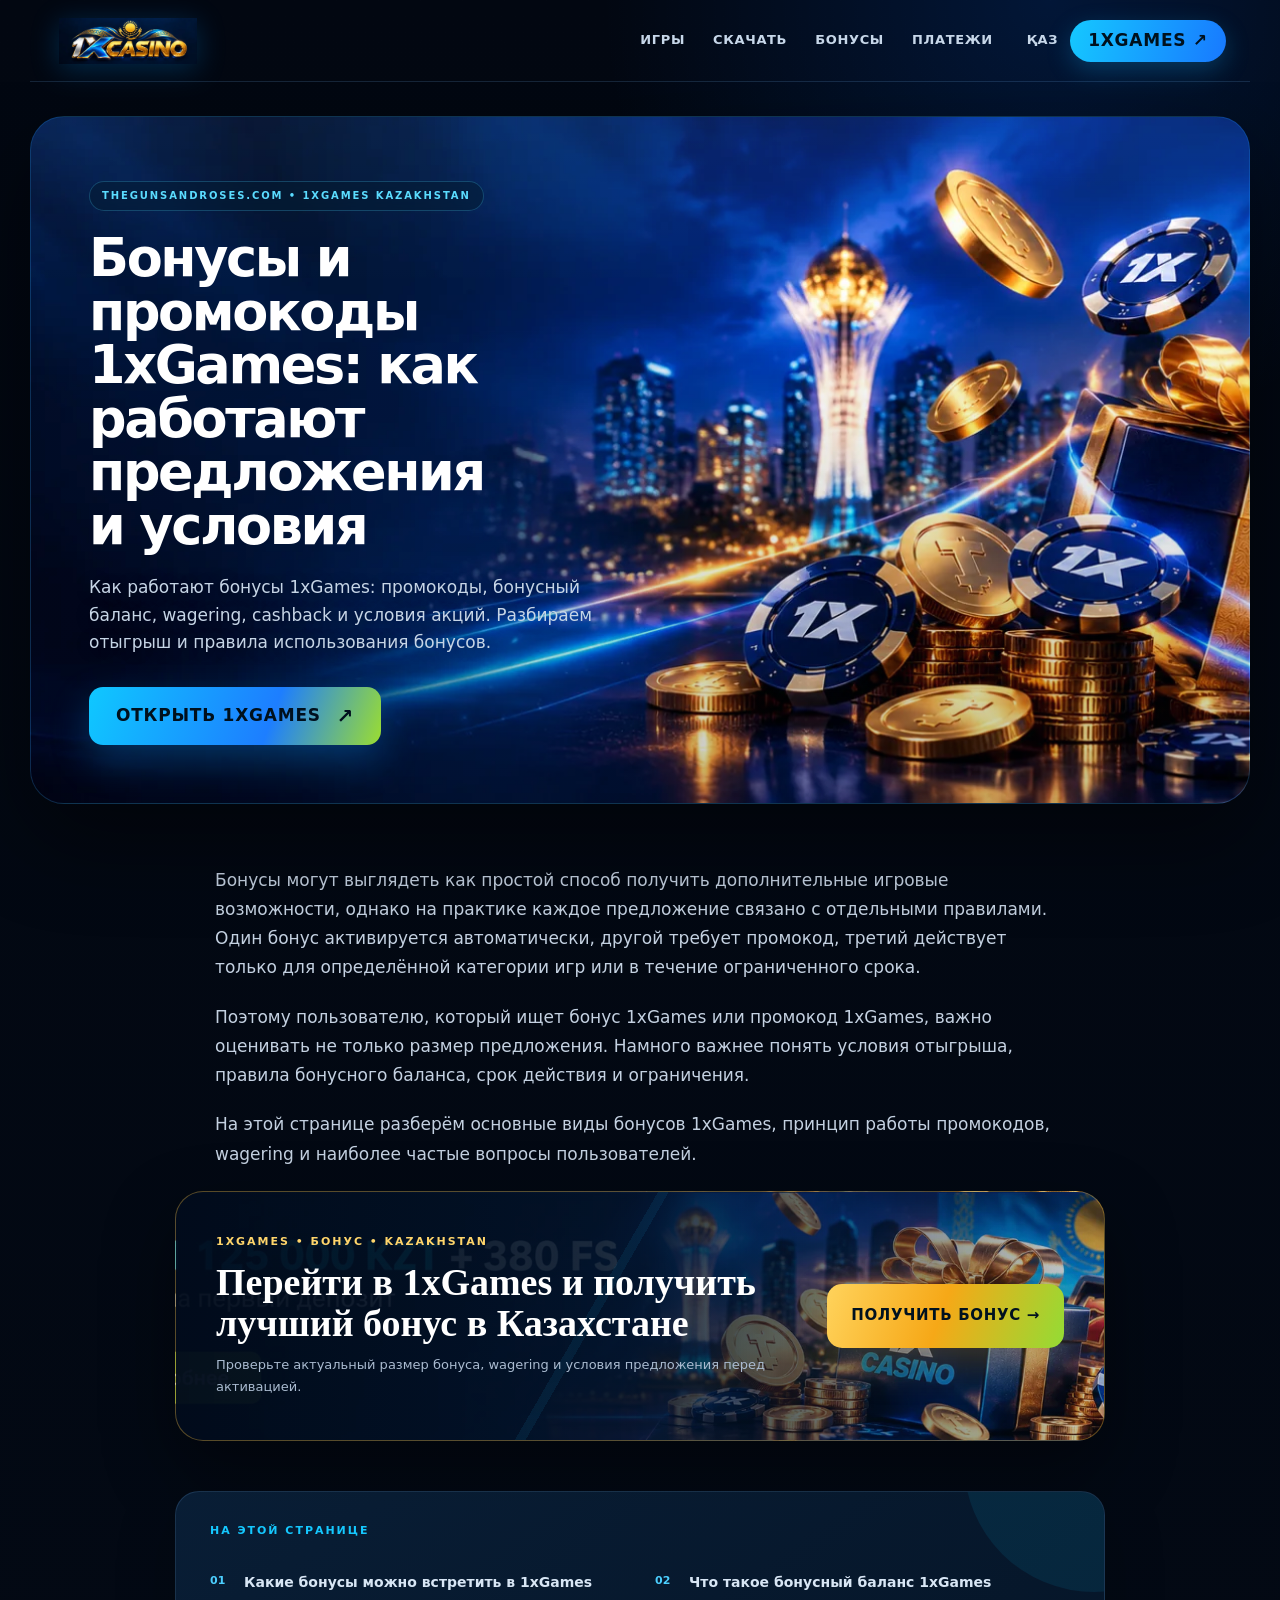
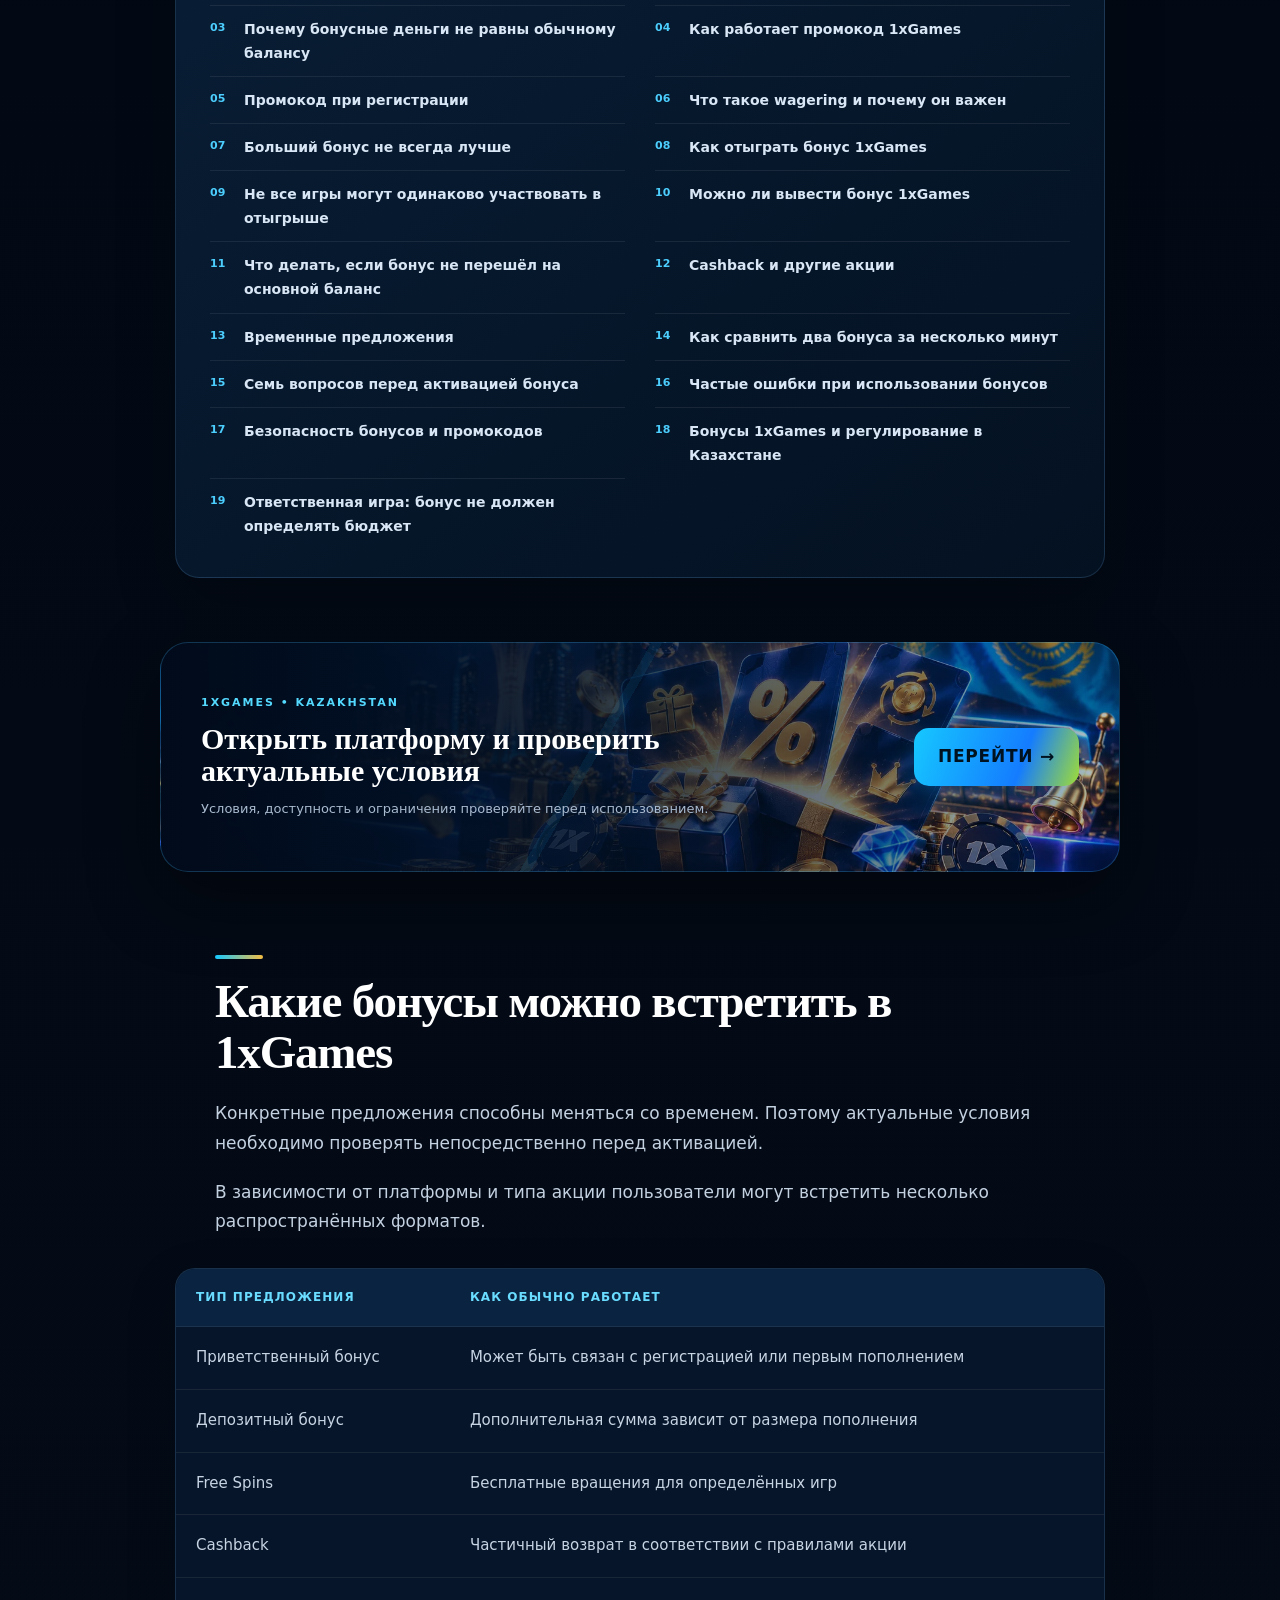
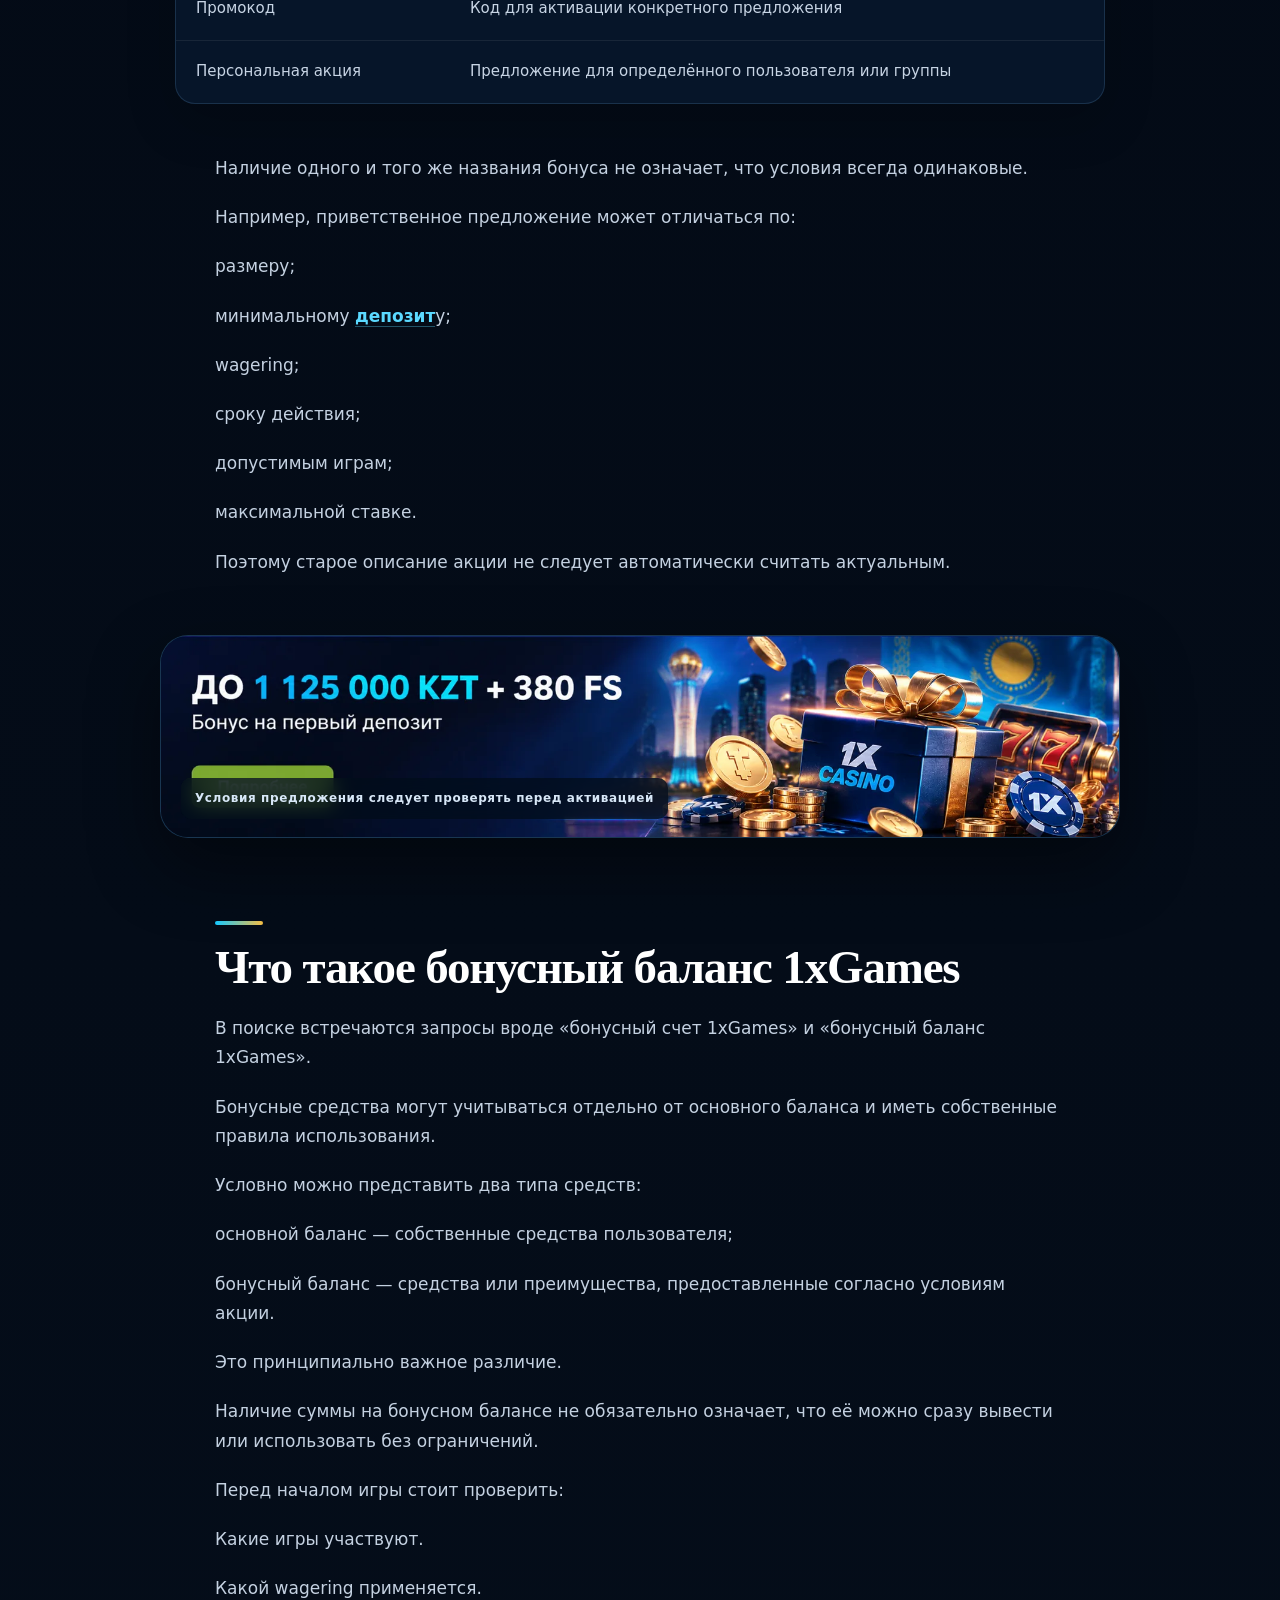
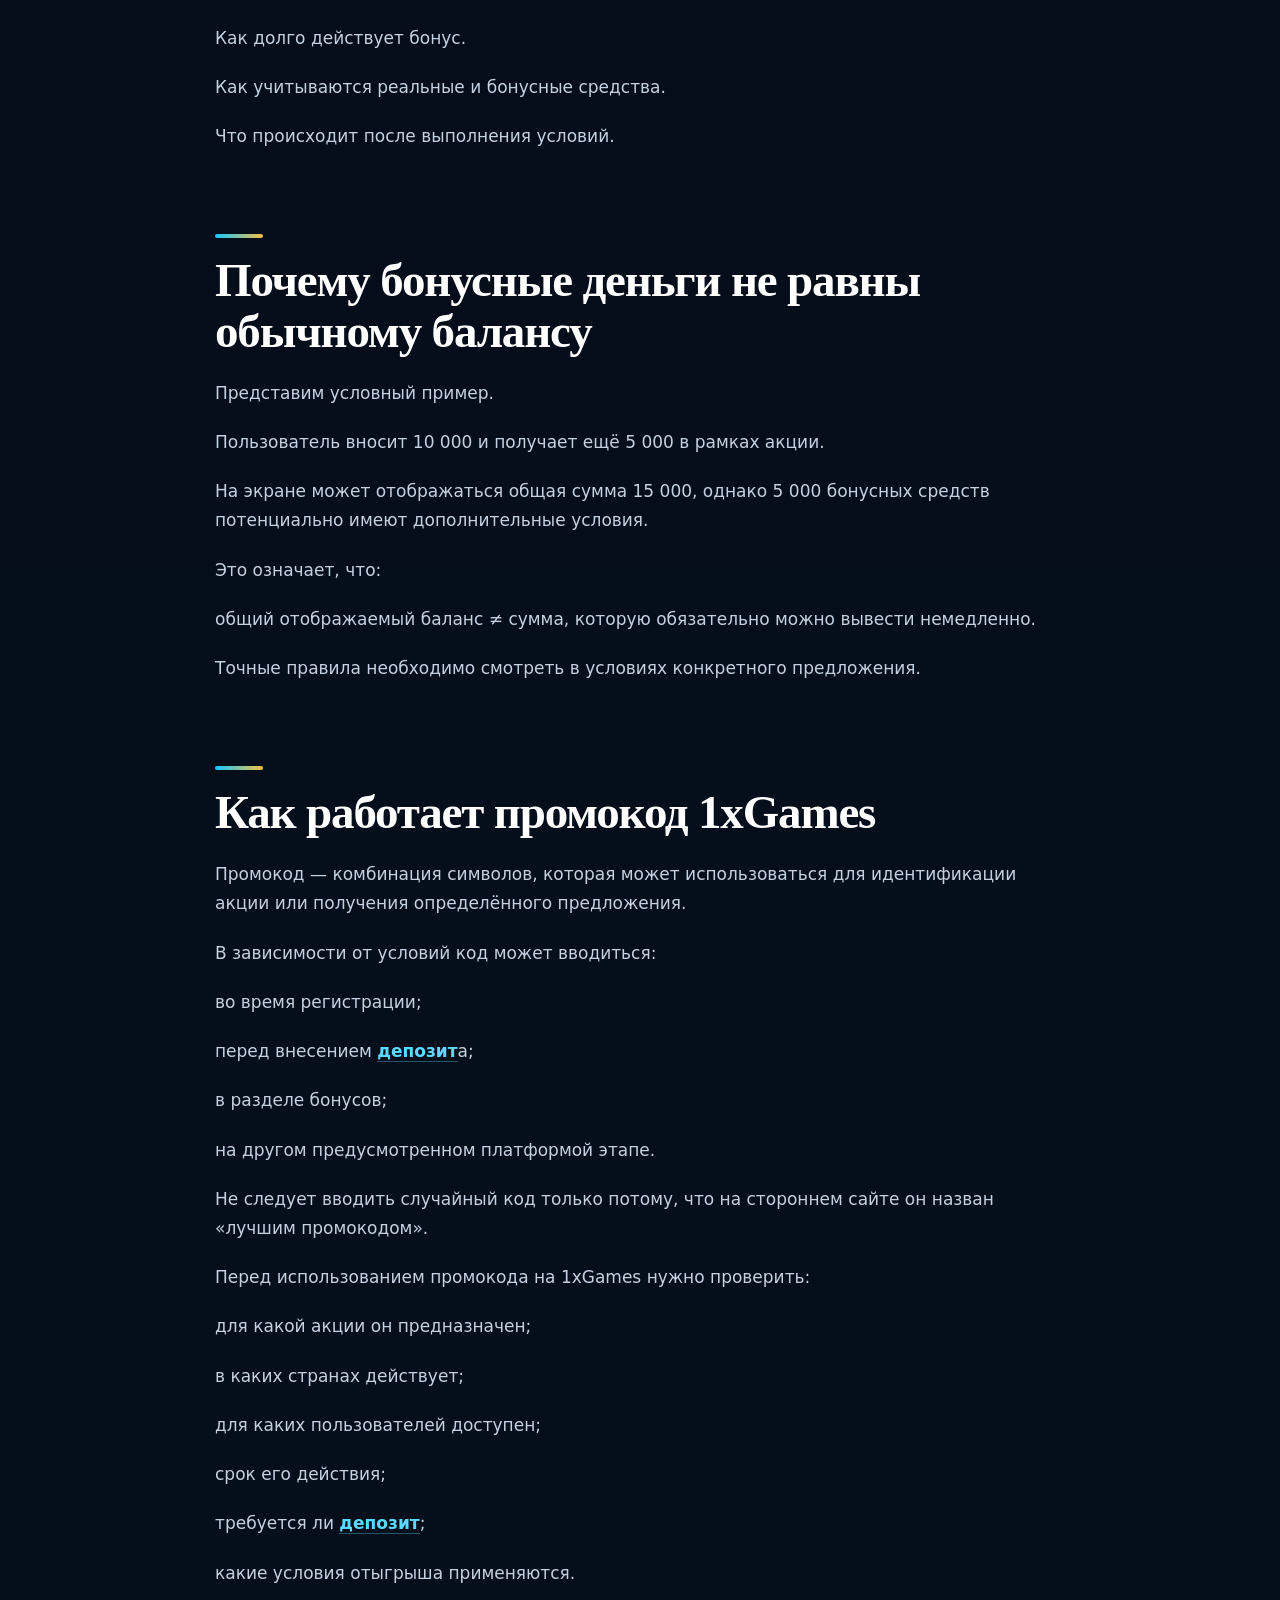
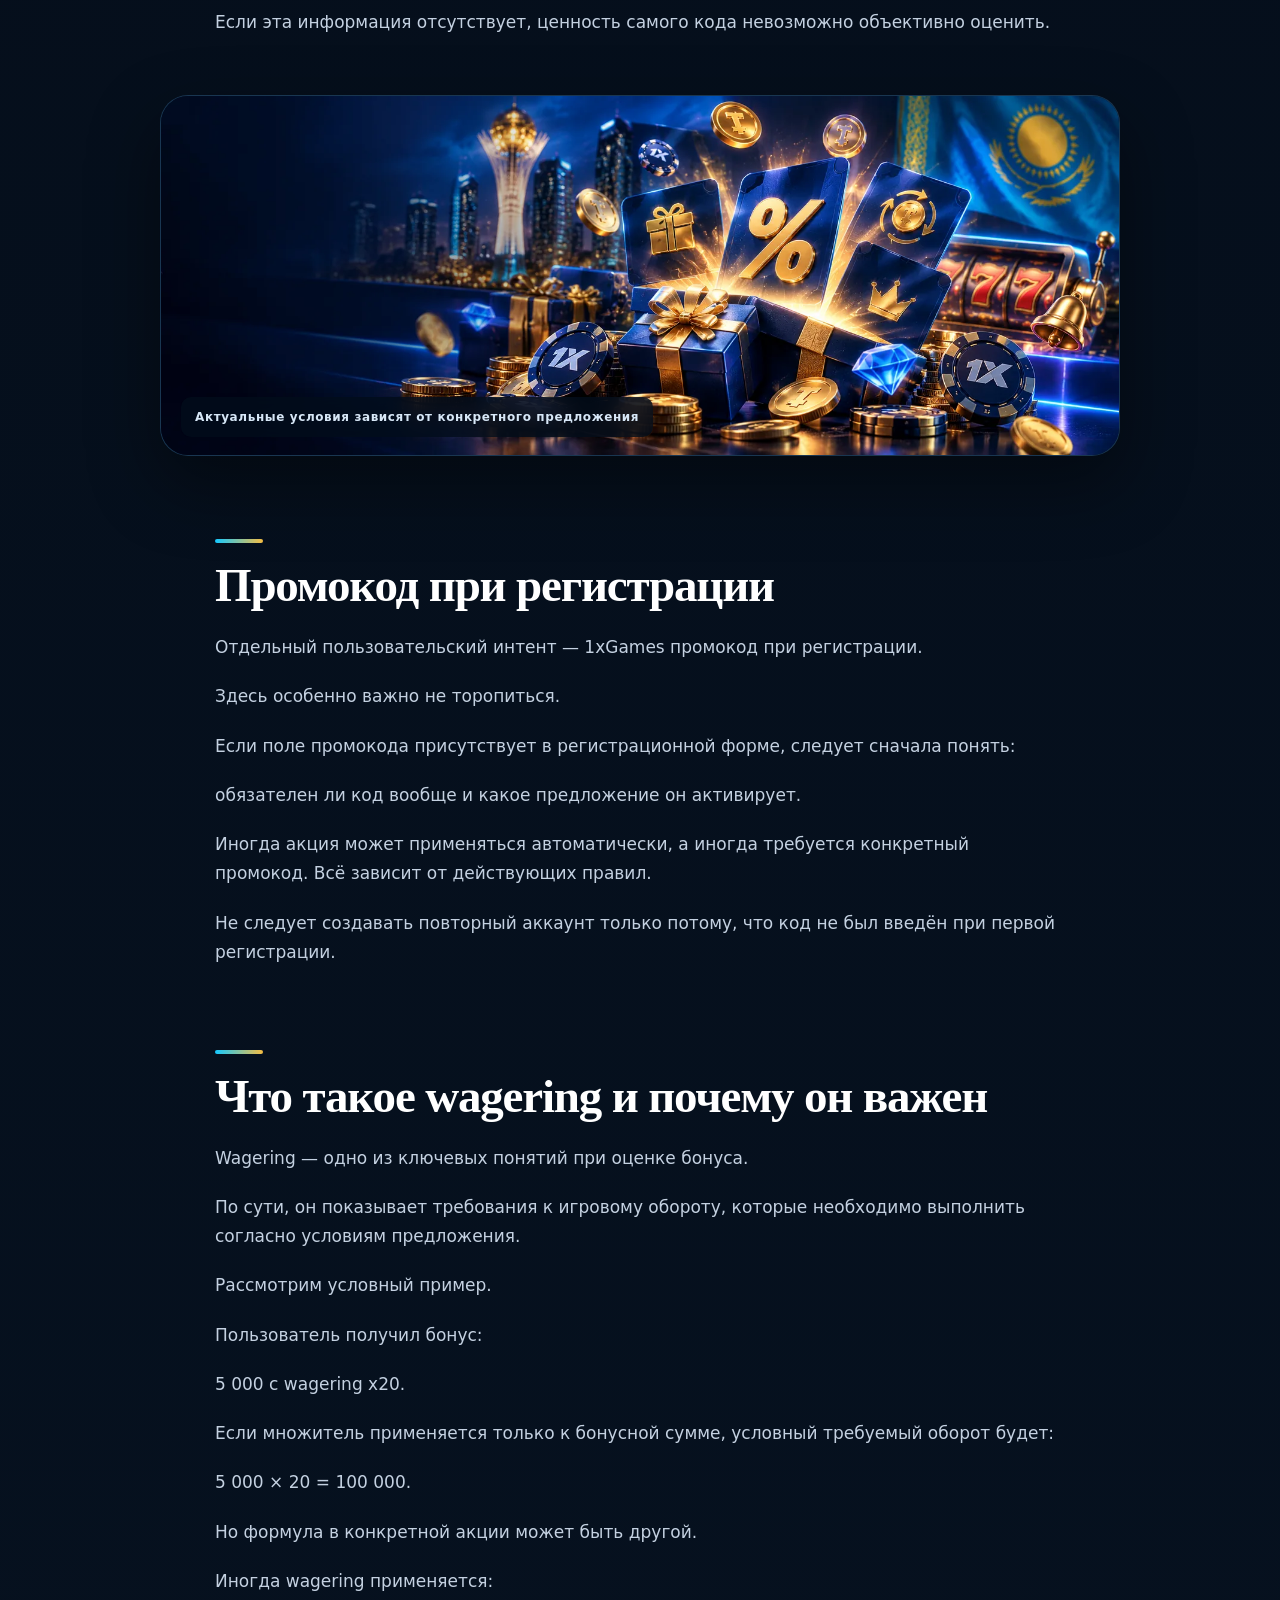
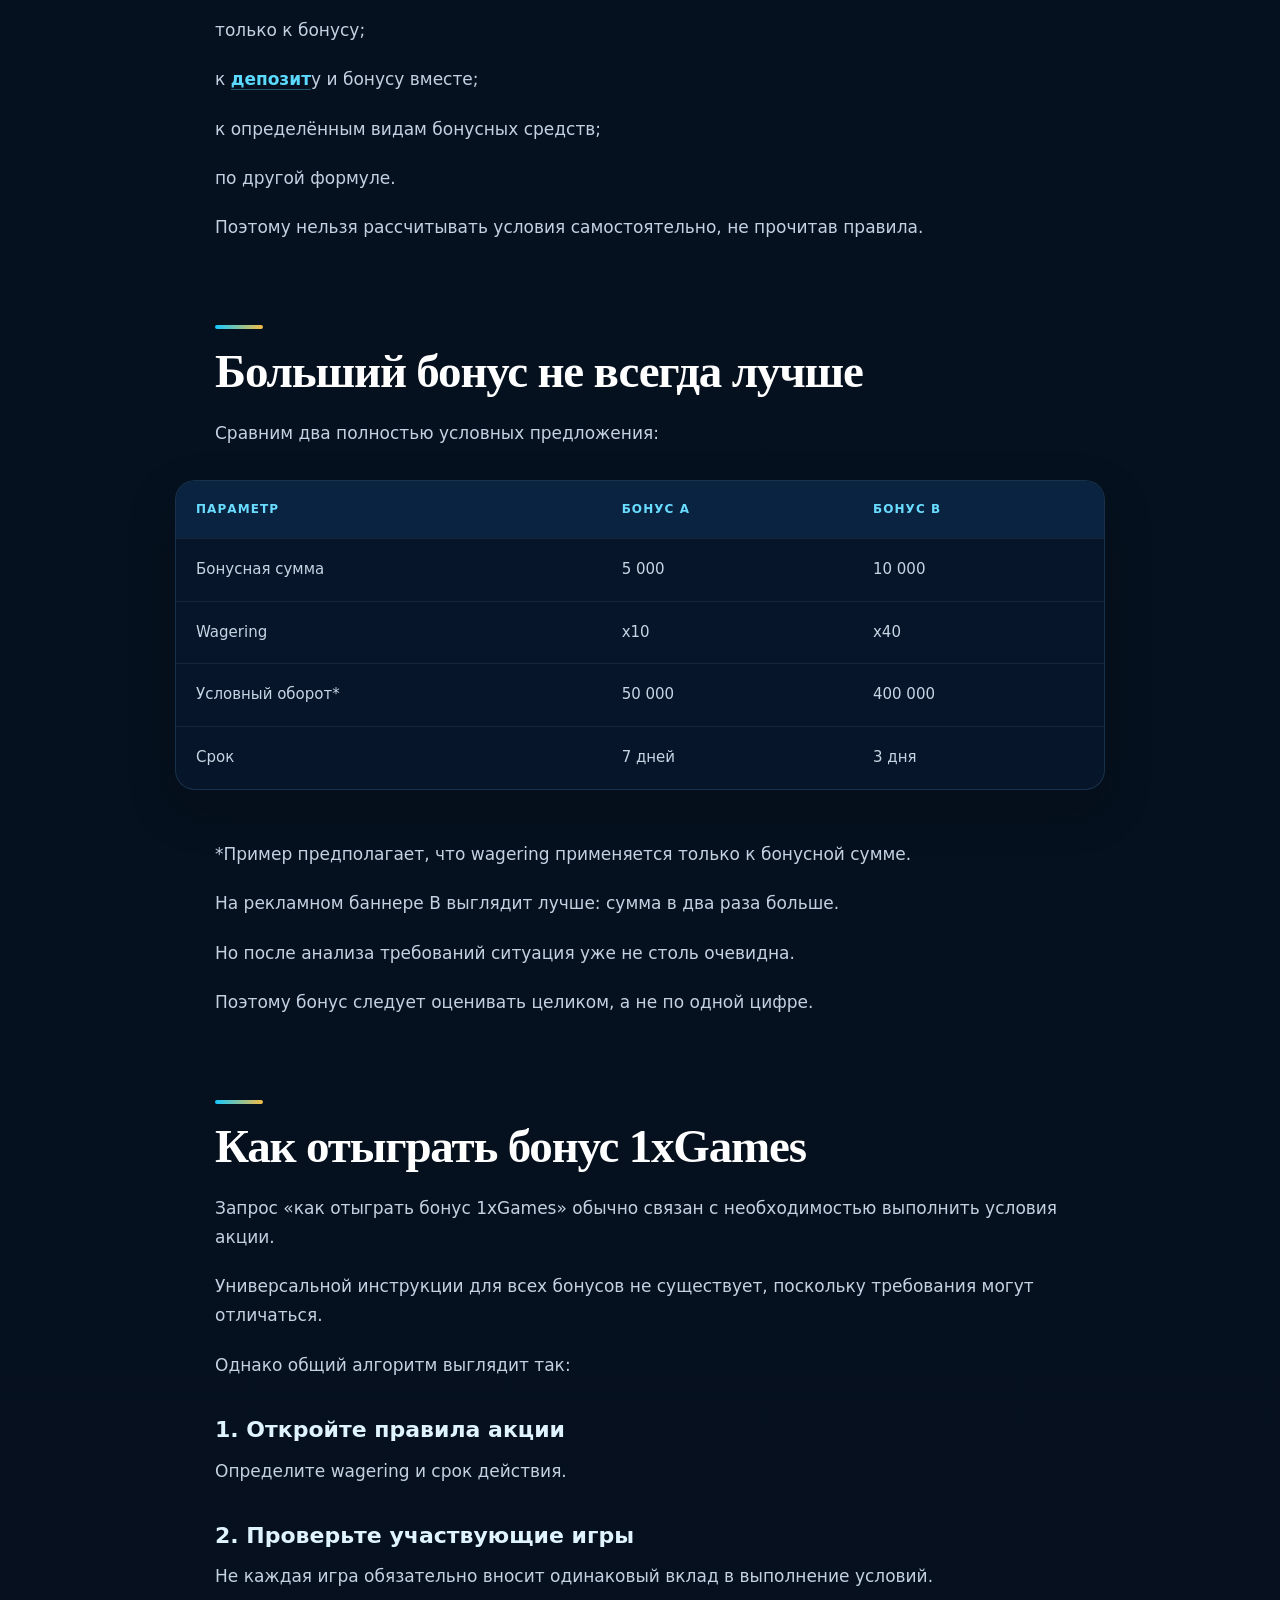
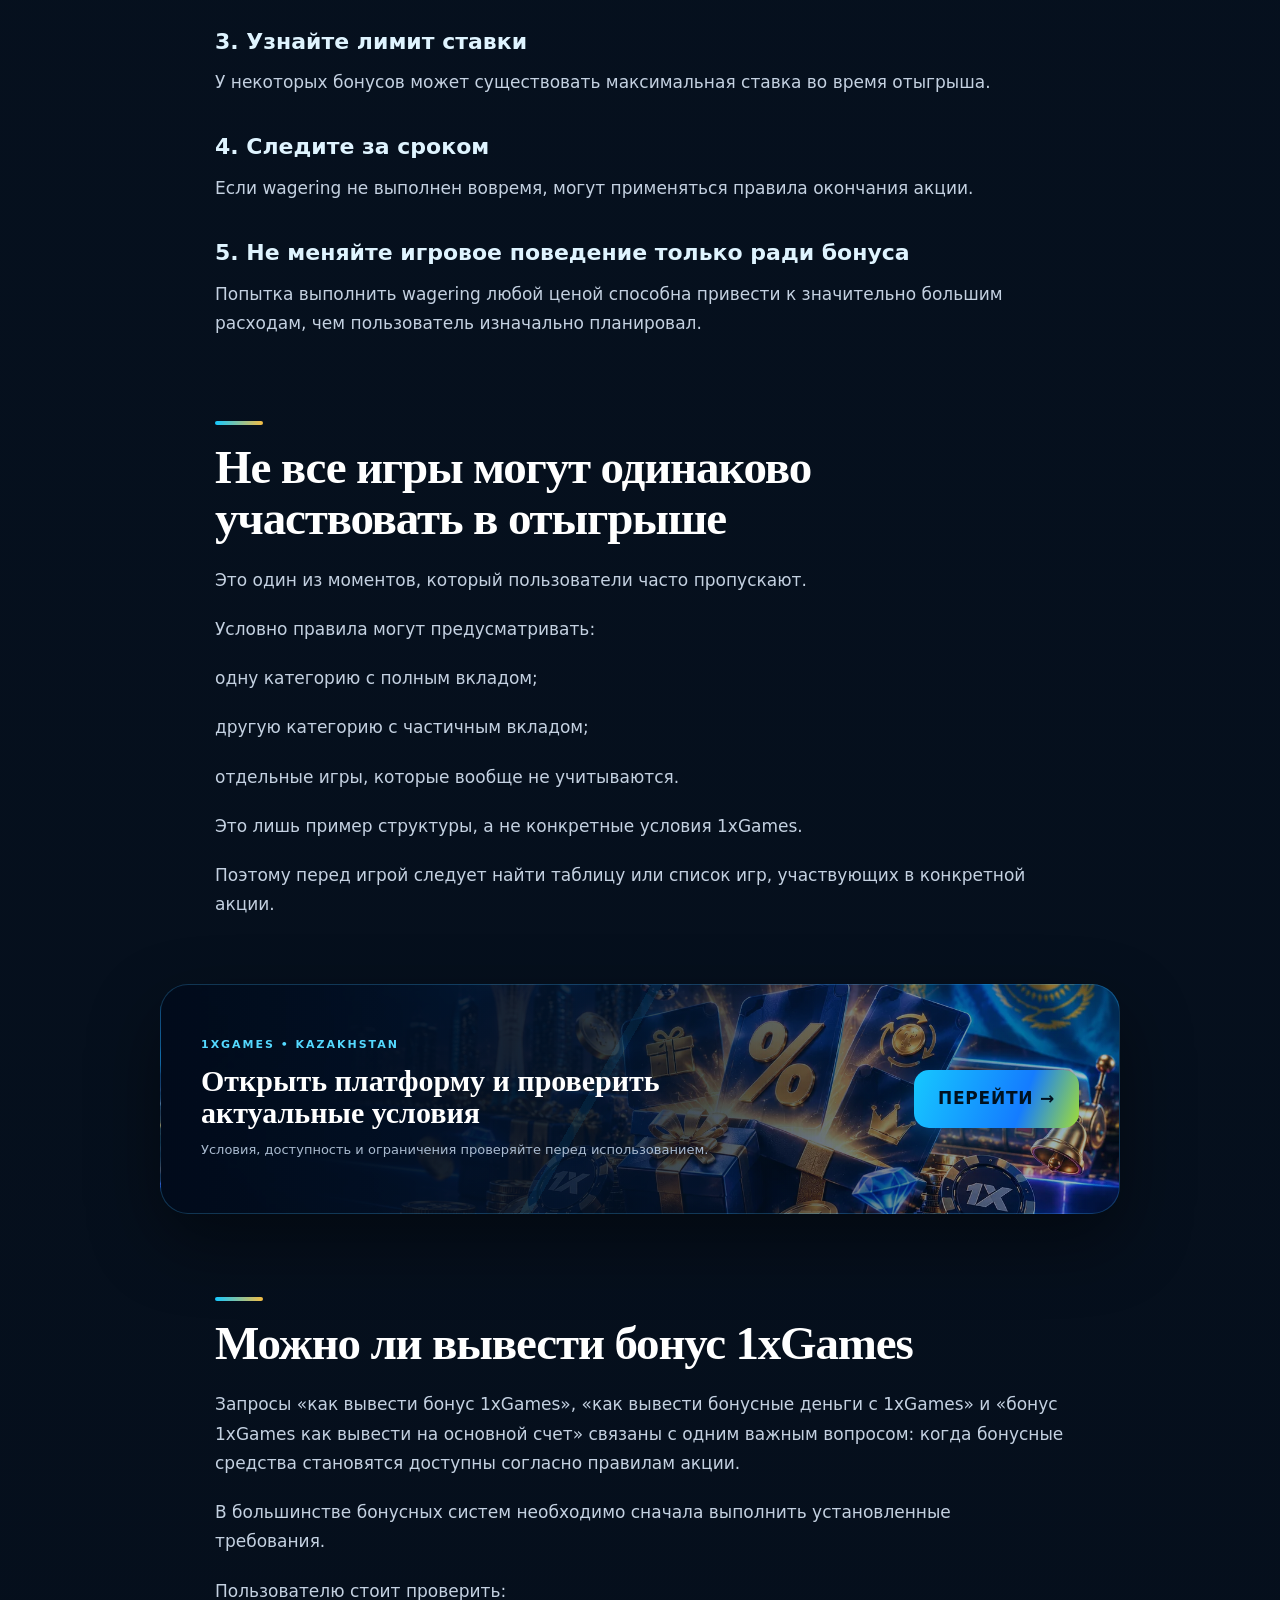
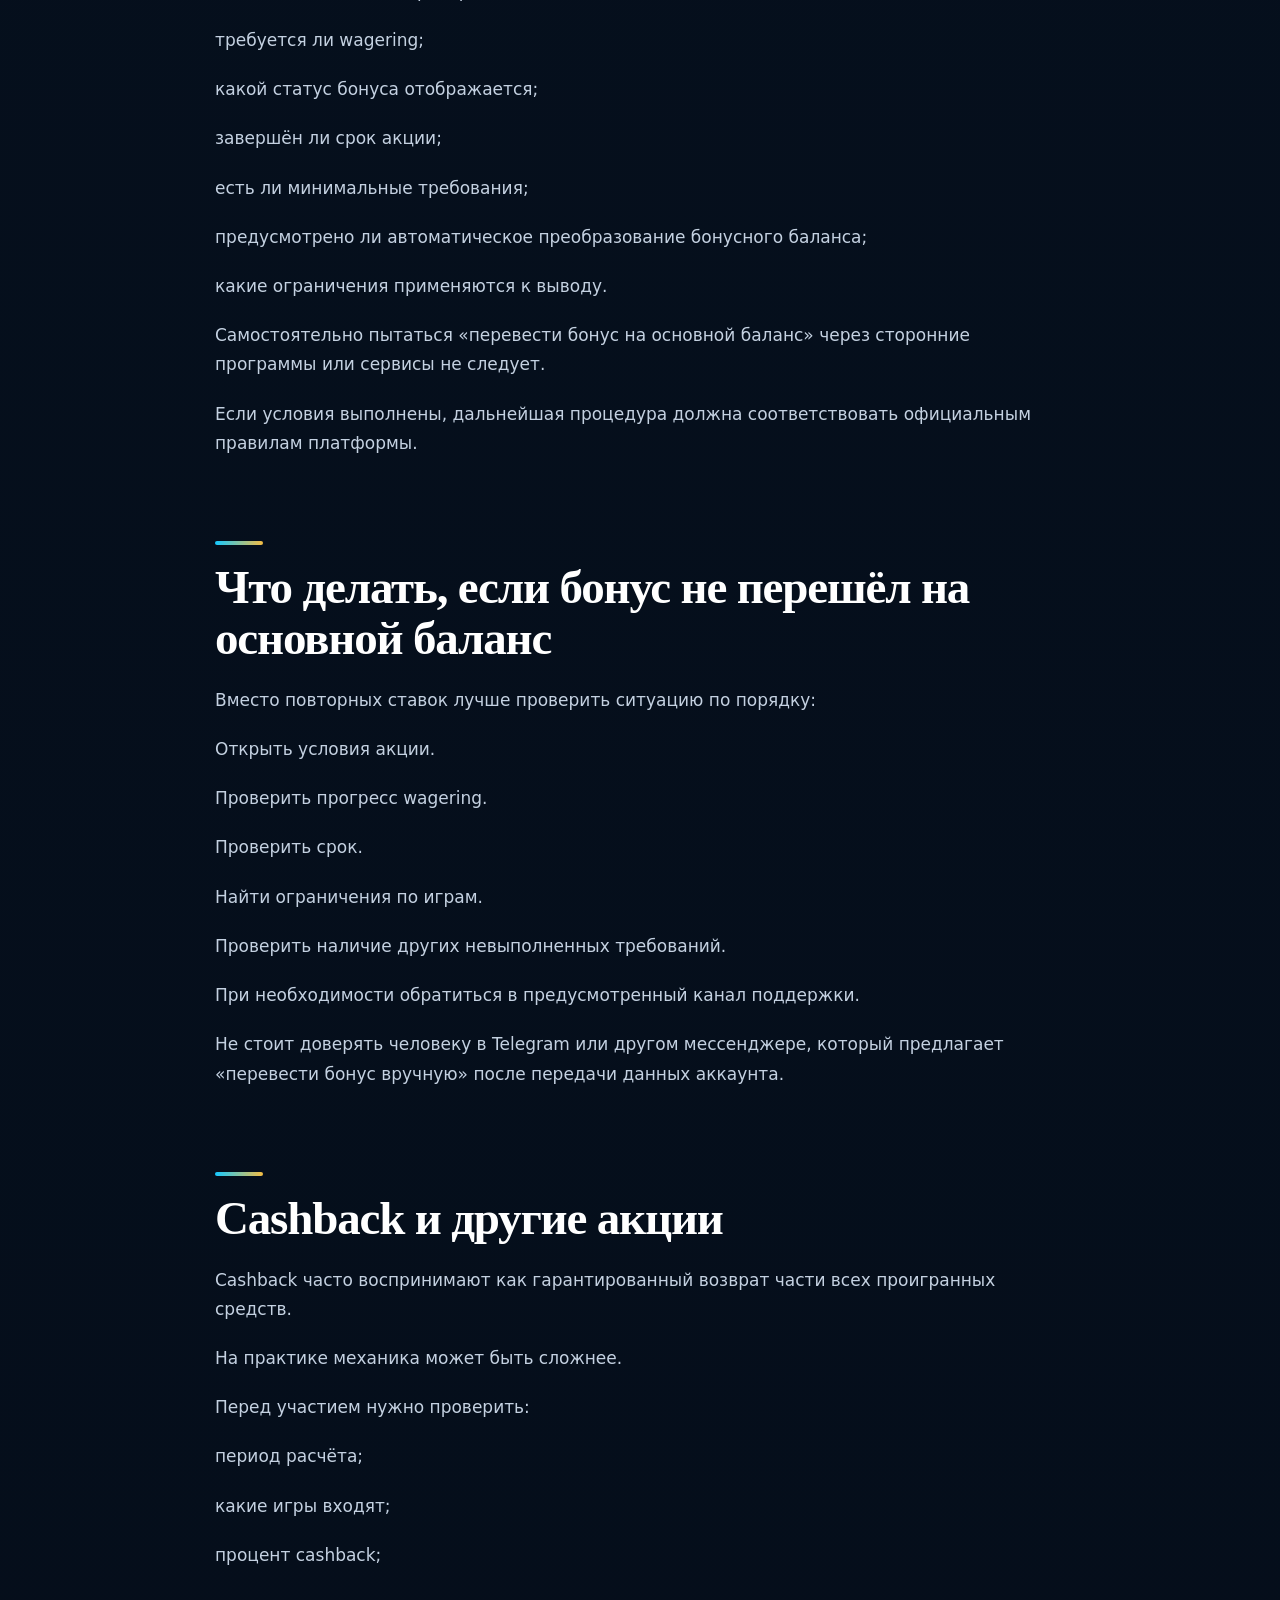
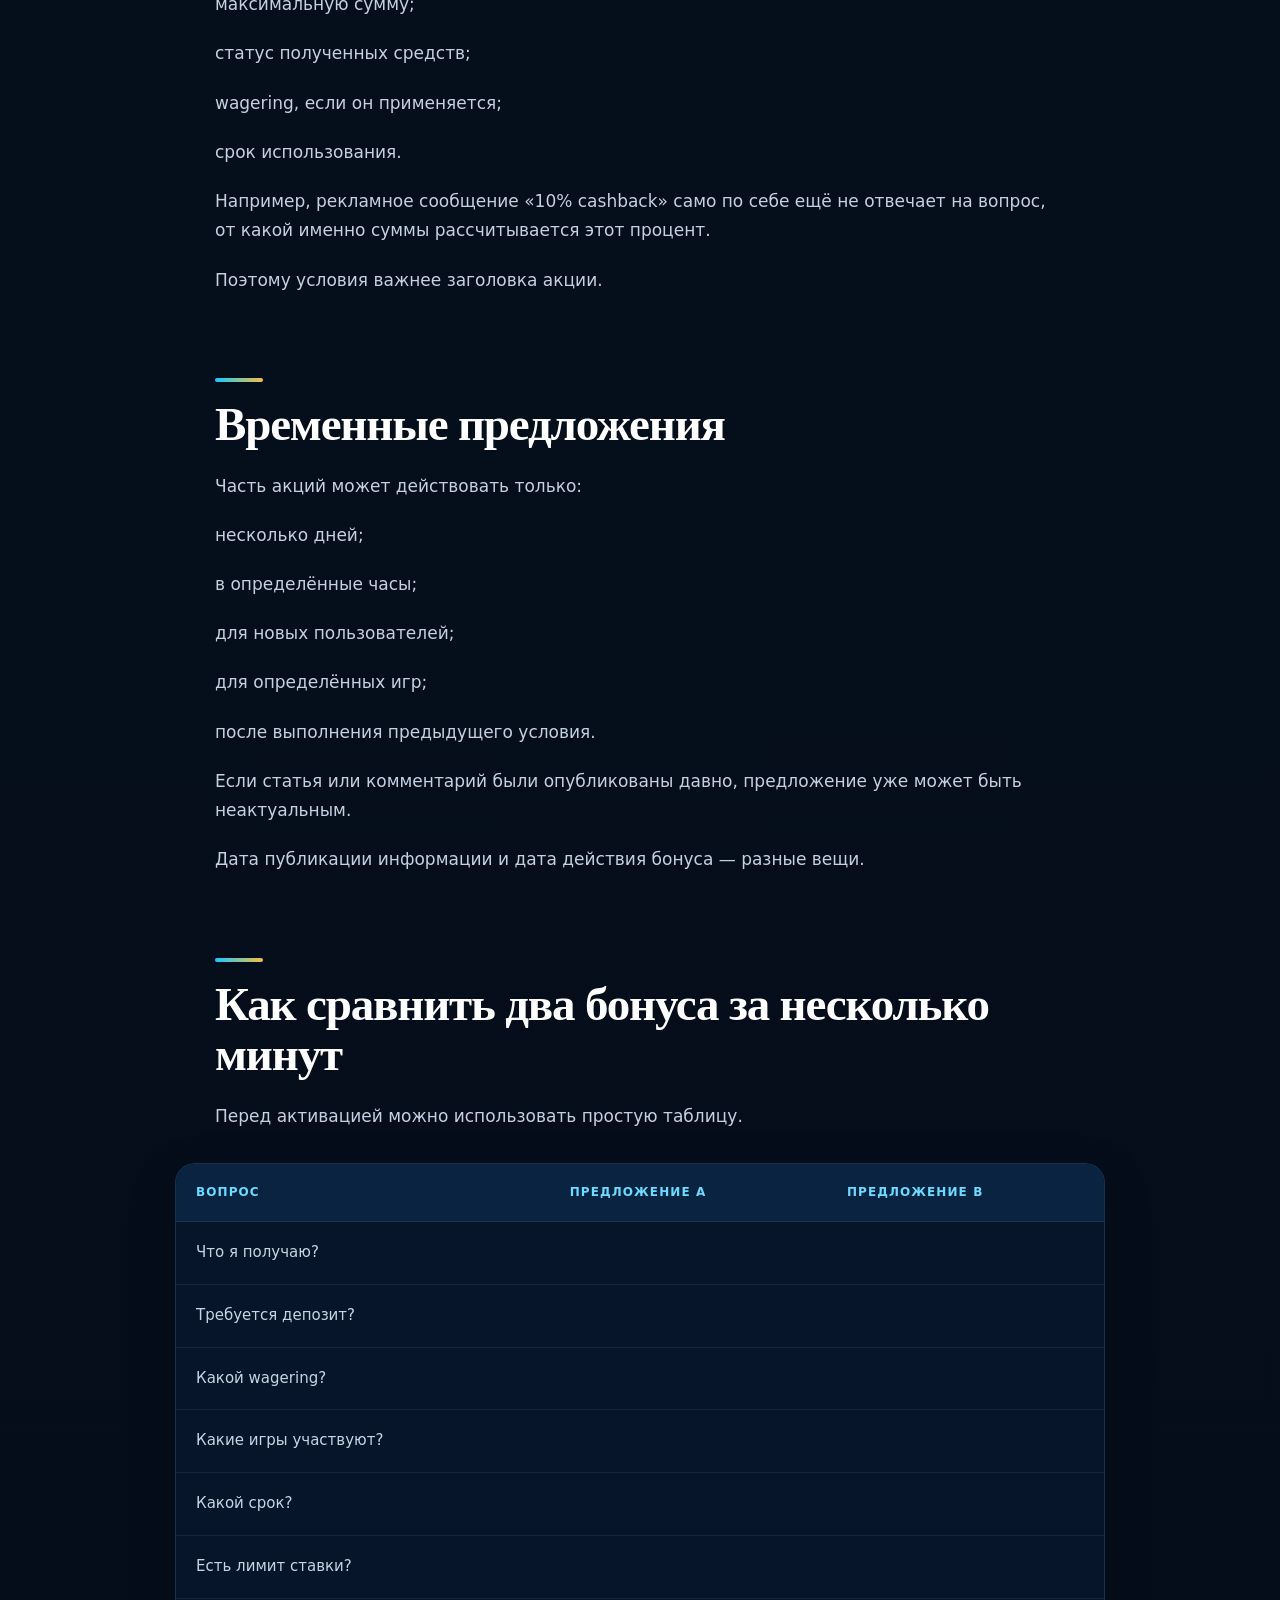
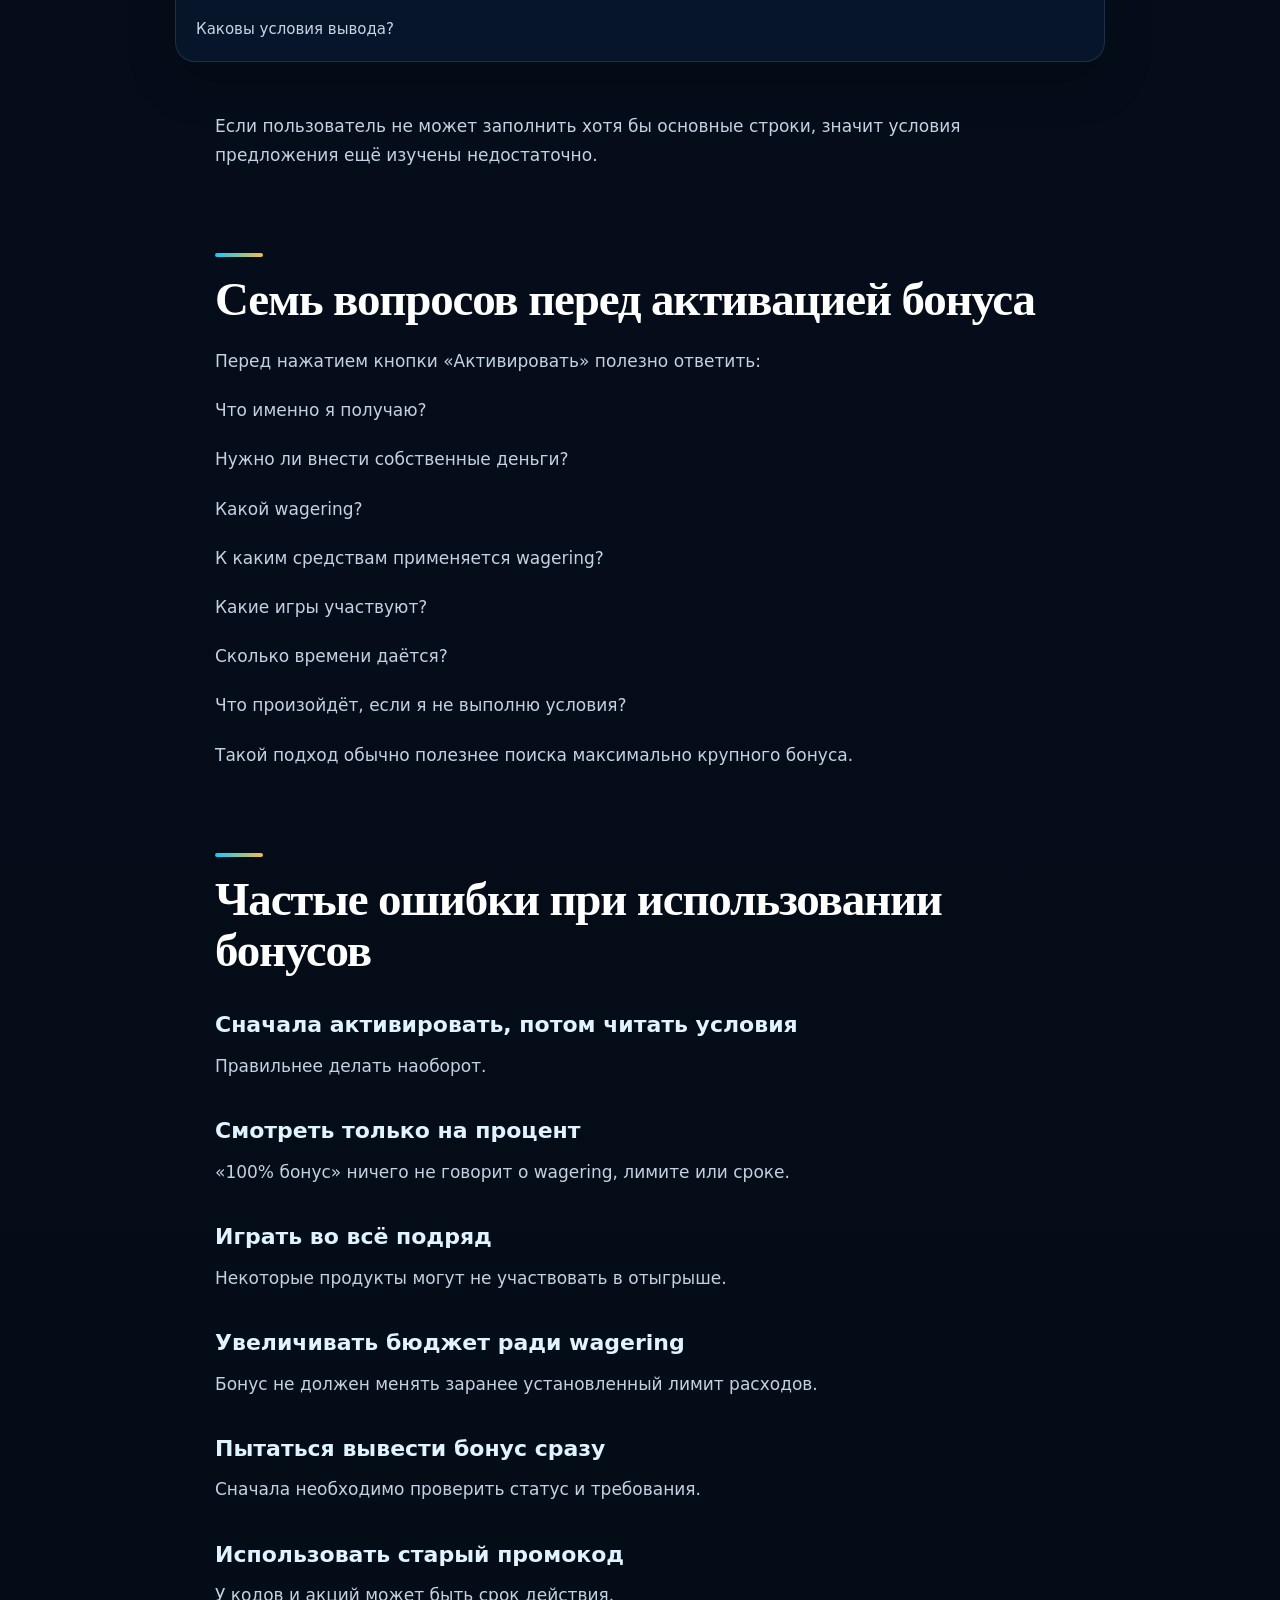
<file: bonuses/index.html>
<!doctype html><html lang="ru"><head><meta charset="utf-8"><meta name="viewport" content="width=device-width,initial-scale=1"><title>Бонусы 1xGames — промокоды, условия и отыгрыш</title><meta name="description" content="Как работают бонусы 1xGames: промокоды, бонусный баланс, wagering, cashback и условия акций. Разбираем отыгрыш и правила использования бонусов."><link rel="canonical" href="https://thegunsandroses.com/bonuses/"><meta name="robots" content="index,follow"><meta name="google-site-verification" content="P_tBZTkmZBPvhhTVpAWwyuTfqRqusBLi5eSHK2BmX5U" /><meta property="og:title" content="Бонусы 1xGames — промокоды, условия и отыгрыш"><meta property="og:description" content="Как работают бонусы 1xGames: промокоды, бонусный баланс, wagering, cashback и условия акций. Разбираем отыгрыш и правила использования бонусов."><meta property="og:url" content="https://thegunsandroses.com/bonuses/"><meta property="og:type" content="article"><link rel="icon" href="/assets/img/favicon.webp" type="image/webp"><link rel="stylesheet" href="/assets/css/site.css?v=6"></head><body class="route-bonuses">
<header class="mast"><a class="brand" href="/"><img src="/assets/img/logo.webp" alt="1xCasino Kazakhstan"></a><nav class="desk-nav"><a href="/games/">Игры</a><a href="/download/">Скачать</a><a href="/bonuses/">Бонусы</a><a href="/payments/">Платежи</a></nav><div class="head-actions"><a class="lang" href="/kz/bonuses/">ҚАЗ</a><a class="head-cta" href="/go/">1XGAMES ↗</a></div></header>
<main><section class="hero"><div class="hero-copy"><div class="eyebrow">THEGUNSANDROSES.COM • 1XGAMES KAZAKHSTAN</div><h1>Бонусы и промокоды 1xGames: как работают предложения и условия</h1><p>Как работают бонусы 1xGames: промокоды, бонусный баланс, wagering, cashback и условия акций. Разбираем отыгрыш и правила использования бонусов.</p><a class="hero-btn" href="/go/">ОТКРЫТЬ 1XGAMES <span>↗</span></a></div><div class="hero-art" aria-hidden="true"><div class="grid-card"><span>1X</span><b>GAMES • MOBILE • KZ</b><em>18+</em></div></div></section>
<article class="content-shell"><p>Бонусы могут выглядеть как простой способ получить дополнительные игровые возможности, однако на практике каждое предложение связано с отдельными правилами. Один бонус активируется автоматически, другой требует промокод, третий действует только для определённой категории игр или в течение ограниченного срока.</p><p>Поэтому пользователю, который ищет бонус 1xGames или промокод 1xGames, важно оценивать не только размер предложения. Намного важнее понять условия отыгрыша, правила бонусного баланса, срок действия и ограничения.</p><p>На этой странице разберём основные виды бонусов 1xGames, принцип работы промокодов, wagering и наиболее частые вопросы пользователей.</p><aside class="ref-panel first-offer"><div><span class="ref-label">1XGAMES • БОНУС • KAZAKHSTAN</span><strong>Перейти в 1xGames и получить лучший бонус в Казахстане</strong><small>Проверьте актуальный размер бонуса, wagering и условия предложения перед активацией.</small></div><a class="action-btn" href="/go/">ПОЛУЧИТЬ БОНУС →</a></aside><nav class="toc"><div class="toc-kicker">НА ЭТОЙ СТРАНИЦЕ</div><ol><li><a href="#какие-бонусы-можно-встретить-в-1xgames">Какие бонусы можно встретить в 1xGames</a></li><li><a href="#что-такое-бонусный-баланс-1xgames">Что такое бонусный баланс 1xGames</a></li><li><a href="#почему-бонусные-деньги-не-равны-обычному-балансу">Почему бонусные деньги не равны обычному балансу</a></li><li><a href="#как-работает-промокод-1xgames">Как работает промокод 1xGames</a></li><li><a href="#промокод-при-регистрации">Промокод при регистрации</a></li><li><a href="#что-такое-wagering-и-почему-он-важен">Что такое wagering и почему он важен</a></li><li><a href="#больший-бонус-не-всегда-лучше">Больший бонус не всегда лучше</a></li><li><a href="#как-отыграть-бонус-1xgames">Как отыграть бонус 1xGames</a></li><li><a href="#не-все-игры-могут-одинаково-участвовать-в-отыгрыше">Не все игры могут одинаково участвовать в отыгрыше</a></li><li><a href="#можно-ли-вывести-бонус-1xgames">Можно ли вывести бонус 1xGames</a></li><li><a href="#что-делать-если-бонус-не-перешёл-на-основной-баланс">Что делать, если бонус не перешёл на основной баланс</a></li><li><a href="#cashback-и-другие-акции">Cashback и другие акции</a></li><li><a href="#временные-предложения">Временные предложения</a></li><li><a href="#как-сравнить-два-бонуса-за-несколько-минут">Как сравнить два бонуса за несколько минут</a></li><li><a href="#семь-вопросов-перед-активацией-бонуса">Семь вопросов перед активацией бонуса</a></li><li><a href="#частые-ошибки-при-использовании-бонусов">Частые ошибки при использовании бонусов</a></li><li><a href="#безопасность-бонусов-и-промокодов">Безопасность бонусов и промокодов</a></li><li><a href="#бонусы-1xgames-и-регулирование-в-казахстане">Бонусы 1xGames и регулирование в Казахстане</a></li><li><a href="#ответственная-игра-бонус-не-должен-определять-бюджет">Ответственная игра: бонус не должен определять бюджет</a></li></ol></nav><aside class="ref-panel"><div><span class="ref-label">1XGAMES • KAZAKHSTAN</span><strong>Открыть платформу и проверить актуальные условия</strong><small>Условия, доступность и ограничения проверяйте перед использованием.</small></div><a class="action-btn" href="/go/">ПЕРЕЙТИ →</a></aside><h2 id="какие-бонусы-можно-встретить-в-1xgames">Какие бонусы можно встретить в 1xGames</h2><p>Конкретные предложения способны меняться со временем. Поэтому актуальные условия необходимо проверять непосредственно перед активацией.</p><p>В зависимости от платформы и типа акции пользователи могут встретить несколько распространённых форматов.</p><div class="table-wrap"><table><tr><th>Тип предложения</th><th>Как обычно работает</th></tr><tr><td>Приветственный бонус</td><td>Может быть связан с регистрацией или первым пополнением</td></tr><tr><td>Депозитный бонус</td><td>Дополнительная сумма зависит от размера пополнения</td></tr><tr><td>Free Spins</td><td>Бесплатные вращения для определённых игр</td></tr><tr><td>Cashback</td><td>Частичный возврат в соответствии с правилами акции</td></tr><tr><td>Промокод</td><td>Код для активации конкретного предложения</td></tr><tr><td>Персональная акция</td><td>Предложение для определённого пользователя или группы</td></tr></table></div><p>Наличие одного и того же названия бонуса не означает, что условия всегда одинаковые.</p><p>Например, приветственное предложение может отличаться по:</p><p>размеру;</p><p>минимальному <a class="text-link" href="/payments/">депозит</a>у;</p><p>wagering;</p><p>сроку действия;</p><p>допустимым играм;</p><p>максимальной ставке.</p><p>Поэтому старое описание акции не следует автоматически считать актуальным.</p><figure class="editorial-image wide"><img src="/assets/img/bonus.webp" alt="Бонусное предложение" loading="lazy"><figcaption class="image-note">Условия предложения следует проверять перед активацией</figcaption></figure><h2 id="что-такое-бонусный-баланс-1xgames">Что такое бонусный баланс 1xGames</h2><p>В поиске встречаются запросы вроде «бонусный счет 1xGames» и «бонусный баланс 1xGames».</p><p>Бонусные средства могут учитываться отдельно от основного баланса и иметь собственные правила использования.</p><p>Условно можно представить два типа средств:</p><p>основной баланс — собственные средства пользователя;</p><p>бонусный баланс — средства или преимущества, предоставленные согласно условиям акции.</p><p>Это принципиально важное различие.</p><p>Наличие суммы на бонусном балансе не обязательно означает, что её можно сразу вывести или использовать без ограничений.</p><p>Перед началом игры стоит проверить:</p><p>Какие игры участвуют.</p><p>Какой wagering применяется.</p><p>Как долго действует бонус.</p><p>Как учитываются реальные и бонусные средства.</p><p>Что происходит после выполнения условий.</p><h2 id="почему-бонусные-деньги-не-равны-обычному-балансу">Почему бонусные деньги не равны обычному балансу</h2><p>Представим условный пример.</p><p>Пользователь вносит 10 000 и получает ещё 5 000 в рамках акции.</p><p>На экране может отображаться общая сумма 15 000, однако 5 000 бонусных средств потенциально имеют дополнительные условия.</p><p>Это означает, что:</p><p>общий отображаемый баланс ≠ сумма, которую обязательно можно вывести немедленно.</p><p>Точные правила необходимо смотреть в условиях конкретного предложения.</p><h2 id="как-работает-промокод-1xgames">Как работает промокод 1xGames</h2><p>Промокод — комбинация символов, которая может использоваться для идентификации акции или получения определённого предложения.</p><p>В зависимости от условий код может вводиться:</p><p>во время регистрации;</p><p>перед внесением <a class="text-link" href="/payments/">депозит</a>а;</p><p>в разделе бонусов;</p><p>на другом предусмотренном платформой этапе.</p><p>Не следует вводить случайный код только потому, что на стороннем сайте он назван «лучшим промокодом».</p><p>Перед использованием промокода на 1xGames нужно проверить:</p><p>для какой акции он предназначен;</p><p>в каких странах действует;</p><p>для каких пользователей доступен;</p><p>срок его действия;</p><p>требуется ли <a class="text-link" href="/payments/">депозит</a>;</p><p>какие условия отыгрыша применяются.</p><p>Если эта информация отсутствует, ценность самого кода невозможно объективно оценить.</p><figure class="editorial-image wide"><img src="/assets/img/promo.webp" alt="Промо и акции" loading="lazy"><figcaption class="image-note">Актуальные условия зависят от конкретного предложения</figcaption></figure><h2 id="промокод-при-регистрации">Промокод при регистрации</h2><p>Отдельный пользовательский интент — 1xGames промокод при регистрации.</p><p>Здесь особенно важно не торопиться.</p><p>Если поле промокода присутствует в регистрационной форме, следует сначала понять:</p><p>обязателен ли код вообще и какое предложение он активирует.</p><p>Иногда акция может применяться автоматически, а иногда требуется конкретный промокод. Всё зависит от действующих правил.</p><p>Не следует создавать повторный аккаунт только потому, что код не был введён при первой регистрации.</p><h2 id="что-такое-wagering-и-почему-он-важен">Что такое wagering и почему он важен</h2><p>Wagering — одно из ключевых понятий при оценке бонуса.</p><p>По сути, он показывает требования к игровому обороту, которые необходимо выполнить согласно условиям предложения.</p><p>Рассмотрим условный пример.</p><p>Пользователь получил бонус:</p><p>5 000 с wagering x20.</p><p>Если множитель применяется только к бонусной сумме, условный требуемый оборот будет:</p><p>5 000 × 20 = 100 000.</p><p>Но формула в конкретной акции может быть другой.</p><p>Иногда wagering применяется:</p><p>только к бонусу;</p><p>к <a class="text-link" href="/payments/">депозит</a>у и бонусу вместе;</p><p>к определённым видам бонусных средств;</p><p>по другой формуле.</p><p>Поэтому нельзя рассчитывать условия самостоятельно, не прочитав правила.</p><h2 id="больший-бонус-не-всегда-лучше">Больший бонус не всегда лучше</h2><p>Сравним два полностью условных предложения:</p><div class="table-wrap"><table><tr><th>Параметр</th><th>Бонус A</th><th>Бонус B</th></tr><tr><td>Бонусная сумма</td><td>5 000</td><td>10 000</td></tr><tr><td>Wagering</td><td>x10</td><td>x40</td></tr><tr><td>Условный оборот*</td><td>50 000</td><td>400 000</td></tr><tr><td>Срок</td><td>7 дней</td><td>3 дня</td></tr></table></div><p>*Пример предполагает, что wagering применяется только к бонусной сумме.</p><p>На рекламном баннере B выглядит лучше: сумма в два раза больше.</p><p>Но после анализа требований ситуация уже не столь очевидна.</p><p>Поэтому бонус следует оценивать целиком, а не по одной цифре.</p><h2 id="как-отыграть-бонус-1xgames">Как отыграть бонус 1xGames</h2><p>Запрос «как отыграть бонус 1xGames» обычно связан с необходимостью выполнить условия акции.</p><p>Универсальной инструкции для всех бонусов не существует, поскольку требования могут отличаться.</p><p>Однако общий алгоритм выглядит так:</p><h3>1. Откройте правила акции</h3><p>Определите wagering и срок действия.</p><h3>2. Проверьте участвующие игры</h3><p>Не каждая игра обязательно вносит одинаковый вклад в выполнение условий.</p><h3>3. Узнайте лимит ставки</h3><p>У некоторых бонусов может существовать максимальная ставка во время отыгрыша.</p><h3>4. Следите за сроком</h3><p>Если wagering не выполнен вовремя, могут применяться правила окончания акции.</p><h3>5. Не меняйте игровое поведение только ради бонуса</h3><p>Попытка выполнить wagering любой ценой способна привести к значительно большим расходам, чем пользователь изначально планировал.</p><h2 id="не-все-игры-могут-одинаково-участвовать-в-отыгрыше">Не все игры могут одинаково участвовать в отыгрыше</h2><p>Это один из моментов, который пользователи часто пропускают.</p><p>Условно правила могут предусматривать:</p><p>одну категорию с полным вкладом;</p><p>другую категорию с частичным вкладом;</p><p>отдельные игры, которые вообще не учитываются.</p><p>Это лишь пример структуры, а не конкретные условия 1xGames.</p><p>Поэтому перед игрой следует найти таблицу или список игр, участвующих в конкретной акции.</p><aside class="ref-panel"><div><span class="ref-label">1XGAMES • KAZAKHSTAN</span><strong>Открыть платформу и проверить актуальные условия</strong><small>Условия, доступность и ограничения проверяйте перед использованием.</small></div><a class="action-btn" href="/go/">ПЕРЕЙТИ →</a></aside><h2 id="можно-ли-вывести-бонус-1xgames">Можно ли вывести бонус 1xGames</h2><p>Запросы «как вывести бонус 1xGames», «как вывести бонусные деньги с 1xGames» и «бонус 1xGames как вывести на основной счет» связаны с одним важным вопросом: когда бонусные средства становятся доступны согласно правилам акции.</p><p>В большинстве бонусных систем необходимо сначала выполнить установленные требования.</p><p>Пользователю стоит проверить:</p><p>требуется ли wagering;</p><p>какой статус бонуса отображается;</p><p>завершён ли срок акции;</p><p>есть ли минимальные требования;</p><p>предусмотрено ли автоматическое преобразование бонусного баланса;</p><p>какие ограничения применяются к выводу.</p><p>Самостоятельно пытаться «перевести бонус на основной баланс» через сторонние программы или сервисы не следует.</p><p>Если условия выполнены, дальнейшая процедура должна соответствовать официальным правилам платформы.</p><h2 id="что-делать-если-бонус-не-перешёл-на-основной-баланс">Что делать, если бонус не перешёл на основной баланс</h2><p>Вместо повторных ставок лучше проверить ситуацию по порядку:</p><p>Открыть условия акции.</p><p>Проверить прогресс wagering.</p><p>Проверить срок.</p><p>Найти ограничения по играм.</p><p>Проверить наличие других невыполненных требований.</p><p>При необходимости обратиться в предусмотренный канал поддержки.</p><p>Не стоит доверять человеку в Telegram или другом мессенджере, который предлагает «перевести бонус вручную» после передачи данных аккаунта.</p><h2 id="cashback-и-другие-акции">Cashback и другие акции</h2><p>Cashback часто воспринимают как гарантированный возврат части всех проигранных средств.</p><p>На практике механика может быть сложнее.</p><p>Перед участием нужно проверить:</p><p>период расчёта;</p><p>какие игры входят;</p><p>процент cashback;</p><p>максимальную сумму;</p><p>статус полученных средств;</p><p>wagering, если он применяется;</p><p>срок использования.</p><p>Например, рекламное сообщение «10% cashback» само по себе ещё не отвечает на вопрос, от какой именно суммы рассчитывается этот процент.</p><p>Поэтому условия важнее заголовка акции.</p><h2 id="временные-предложения">Временные предложения</h2><p>Часть акций может действовать только:</p><p>несколько дней;</p><p>в определённые часы;</p><p>для новых пользователей;</p><p>для определённых игр;</p><p>после выполнения предыдущего условия.</p><p>Если статья или комментарий были опубликованы давно, предложение уже может быть неактуальным.</p><p>Дата публикации информации и дата действия бонуса — разные вещи.</p><h2 id="как-сравнить-два-бонуса-за-несколько-минут">Как сравнить два бонуса за несколько минут</h2><p>Перед активацией можно использовать простую таблицу.</p><div class="table-wrap"><table><tr><th>Вопрос</th><th>Предложение A</th><th>Предложение B</th></tr><tr><td>Что я получаю?</td><td></td><td></td></tr><tr><td>Требуется депозит?</td><td></td><td></td></tr><tr><td>Какой wagering?</td><td></td><td></td></tr><tr><td>Какие игры участвуют?</td><td></td><td></td></tr><tr><td>Какой срок?</td><td></td><td></td></tr><tr><td>Есть лимит ставки?</td><td></td><td></td></tr><tr><td>Каковы условия вывода?</td><td></td><td></td></tr></table></div><p>Если пользователь не может заполнить хотя бы основные строки, значит условия предложения ещё изучены недостаточно.</p><h2 id="семь-вопросов-перед-активацией-бонуса">Семь вопросов перед активацией бонуса</h2><p>Перед нажатием кнопки «Активировать» полезно ответить:</p><p>Что именно я получаю?</p><p>Нужно ли внести собственные деньги?</p><p>Какой wagering?</p><p>К каким средствам применяется wagering?</p><p>Какие игры участвуют?</p><p>Сколько времени даётся?</p><p>Что произойдёт, если я не выполню условия?</p><p>Такой подход обычно полезнее поиска максимально крупного бонуса.</p><h2 id="частые-ошибки-при-использовании-бонусов">Частые ошибки при использовании бонусов</h2><h3>Сначала активировать, потом читать условия</h3><p>Правильнее делать наоборот.</p><h3>Смотреть только на процент</h3><p>«100% бонус» ничего не говорит о wagering, лимите или сроке.</p><h3>Играть во всё подряд</h3><p>Некоторые продукты могут не участвовать в отыгрыше.</p><h3>Увеличивать бюджет ради wagering</h3><p>Бонус не должен менять заранее установленный лимит расходов.</p><h3>Пытаться вывести бонус сразу</h3><p>Сначала необходимо проверить статус и требования.</p><h3>Использовать старый промокод</h3><p>У кодов и акций может быть срок действия.</p><h3>Создавать второй аккаунт ради нового бонуса</h3><p>Это может противоречить условиям платформы и создать проблемы с идентификацией профиля.</p><h2 id="безопасность-бонусов-и-промокодов">Безопасность бонусов и промокодов</h2><p>Бонусная тематика часто используется в фишинговых схемах.</p><p>Пользователю могут обещать:</p><p>эксклюзивный промокод;</p><p>секретный бонус;</p><p>увеличение бонусного баланса;</p><p>вывод без wagering;</p><p>«активацию VIP-предложения».</p><p>В обмен злоумышленник может попросить пароль или одноразовый код.</p><p>Никогда не передавайте третьим лицам:</p><p>пароль от 1xGames;</p><p>код подтверждения;</p><p>банковские реквизиты;</p><p>данные электронной почты;</p><p>документы;</p><p>удалённый доступ к устройству.</p><p>Сам промокод не требует передачи аккаунта незнакомому человеку.</p><p>Особенно осторожно следует относиться к ссылкам, которые предлагают авторизоваться ради получения «эксклюзивного бонуса».</p><h2 id="бонусы-1xgames-и-регулирование-в-казахстане">Бонусы 1xGames и регулирование в Казахстане</h2><p>Маркетинговое предложение не определяет правовой статус азартной игры.</p><p>В Республике Казахстан сфера азартных игр регулируется законодательством, и к операторам, отдельным продуктам и пользователям могут применяться специальные требования и ограничения.</p><p>Наличие бонуса, промокода или акции с упоминанием Казахстана само по себе не означает, что конкретному пользователю разрешено участвовать.</p><p>Перед использованием необходимо проверить:</p><p>актуальное законодательство Казахстана;</p><p>возрастные требования;</p><p>правовой статус оператора;</p><p>условия платформы;</p><p>ограничения конкретной акции.</p><p>Не следует использовать бонус или технические способы доступа для обхода правовых ограничений.</p><h2 id="ответственная-игра-бонус-не-должен-определять-бюджет">Ответственная игра: бонус не должен определять бюджет</h2><p>Одна из наиболее полезных проверок перед активацией акции звучит так:</p><p>«Сделал бы я этот <a class="text-link" href="/payments/">депозит</a>, если бы бонуса не существовало?»</p><p>Если ответ «нет», предложение уже влияет на решение потратить деньги.</p><p>Бонус не должен быть причиной:</p><p>увеличивать бюджет;</p><p>вносить средства сверх первоначального плана;</p><p>продолжать игру после установленного времени;</p><p>пытаться выполнить wagering любой ценой;</p><p>использовать кредит или заёмные средства;</p><p>отыгрывать предыдущие потери.</p><p>Правильная последовательность:</p><p>сначала бюджет → затем оценка бонуса.</p><p>Не наоборот.</p><p>Если акция требует большего финансового риска, чем пользователь готов был принять изначально, от неё можно отказаться.</p><p>Отказ от бонуса — нормальное решение.</p><div class="faq-grid"><details><summary>Что такое бонус 1xGames?</summary><div class="faq-answer"><p>Это предложение, которое может предоставлять дополнительные средства, free spins, cashback или другое преимущество при выполнении установленных условий.</p></div></details><details><summary>Что такое бонусный баланс 1xGames?</summary><div class="faq-answer"><p>Бонусные средства могут учитываться отдельно от основного баланса и иметь собственные правила использования и отыгрыша.</p></div></details><details><summary>Как использовать бонус 1xGames?</summary><div class="faq-answer"><p>Сначала необходимо изучить условия акции, проверить wagering, участвующие игры, срок и ограничения. После этого бонус используется согласно установленным правилам.</p></div></details><details><summary>Как отыграть бонус 1xGames?</summary><div class="faq-answer"><p>Необходимо выполнить требования к игровому обороту, предусмотренные конкретной акцией. Формула wagering и вклад разных игр могут отличаться.</p></div></details><details><summary>Можно ли вывести бонус 1xGames?</summary><div class="faq-answer"><p>Это зависит от правил предложения. Бонусные средства могут требовать выполнения wagering или других условий до того, как их статус изменится согласно правилам платформы.</p></div></details><details><summary>Как перевести бонус 1xGames на основной счёт?</summary><div class="faq-answer"><p>Следует проверить, предусмотрен ли такой процесс условиями акции и выполнены ли все требования. Не используйте сторонние программы или услуги для «перевода бонуса».</p></div></details><details><summary>Что значит wagering x20?</summary><div class="faq-answer"><p>В упрощённом виде это множитель игрового оборота. Но необходимо отдельно проверить, применяется x20 только к бонусу, к <a class="text-link" href="/payments/">депозит</a>у и бонусу или к другой сумме.</p></div></details><details><summary>Что такое промокод 1xGames?</summary><div class="faq-answer"><p>Промокод — комбинация символов, которая может активировать определённую акцию. Сам код не объясняет условия предложения, поэтому их нужно читать отдельно.</p></div></details><details><summary>Где вводить промокод 1xGames?</summary><div class="faq-answer"><p>Это зависит от актуального интерфейса и условий акции. Код может использоваться при регистрации, в бонусном разделе или на другом предусмотренном этапе.</p></div></details><details><summary>Что делать, если промокод 1xGames не работает?</summary><div class="faq-answer"><p>Проверьте срок действия, регион, требования к пользователю и правильность ввода. Старый или предназначенный для другой акции код может быть недействителен.</p></div></details><details><summary>Что такое cashback 1xGames?</summary><div class="faq-answer"><p>Cashback — механика частичного возврата согласно правилам конкретной акции. Процент, период расчёта, лимиты и статус полученных средств необходимо проверять в условиях.</p></div></details><details><summary>Стоит ли выбирать самый большой бонус?</summary><div class="faq-answer"><p>Не обязательно. Размер бонуса нужно сравнивать с wagering, сроком, ограничениями игр, лимитами ставок и условиями вывода.</p></div></details></div><aside class="ref-panel"><div><span class="ref-label">1XGAMES • KAZAKHSTAN</span><strong>Открыть платформу и проверить актуальные условия</strong><small>Условия, доступность и ограничения проверяйте перед использованием.</small></div><a class="action-btn" href="/go/">ПЕРЕЙТИ →</a></aside></article></main>
<footer><div class="foot-brand">1X GAMES <span>/ KZ</span></div><div class="foot-links"><a href="/responsible-gaming/">Ответственная игра</a><a href="/privacy-policy/">Privacy</a><a href="/terms/">Terms</a></div><p>18+ • Информационный сайт. Азартные игры связаны с финансовым риском.</p></footer><script src="/assets/js/site.js" defer></script></body></html>
</file>
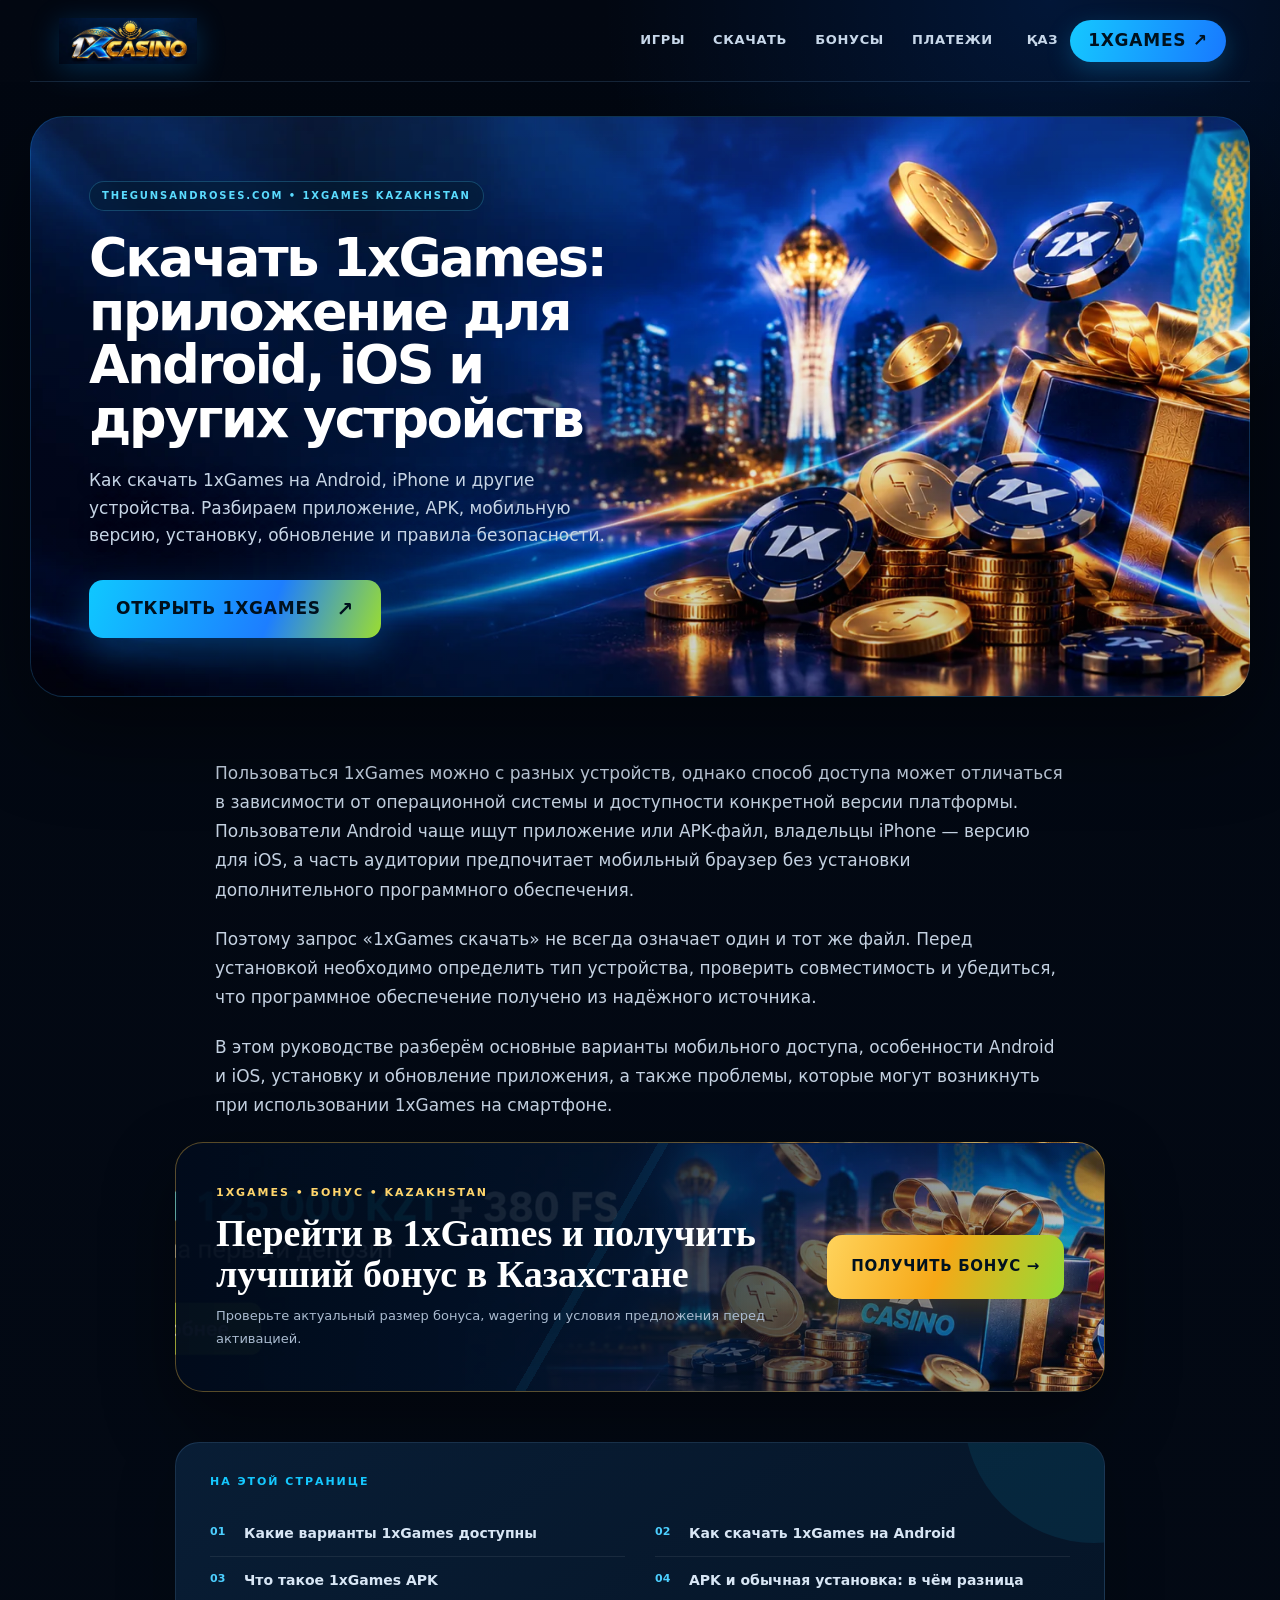
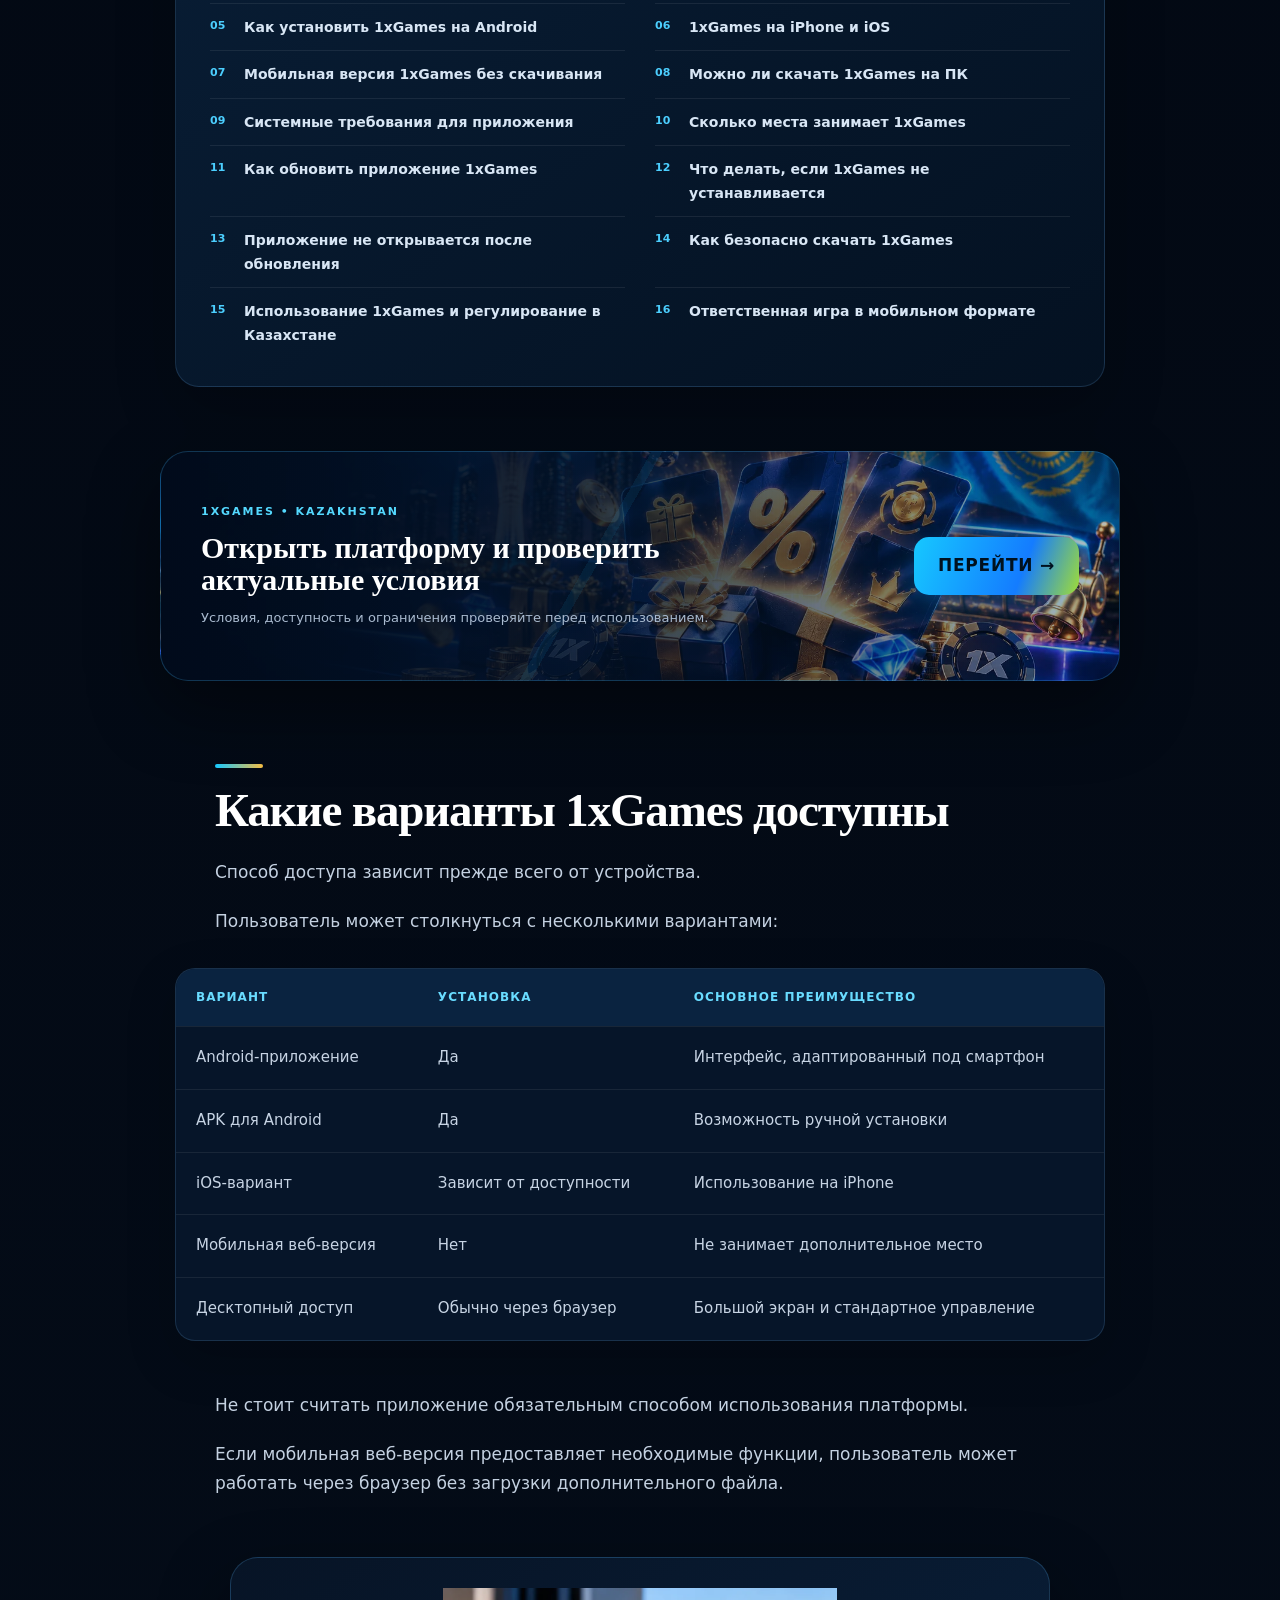
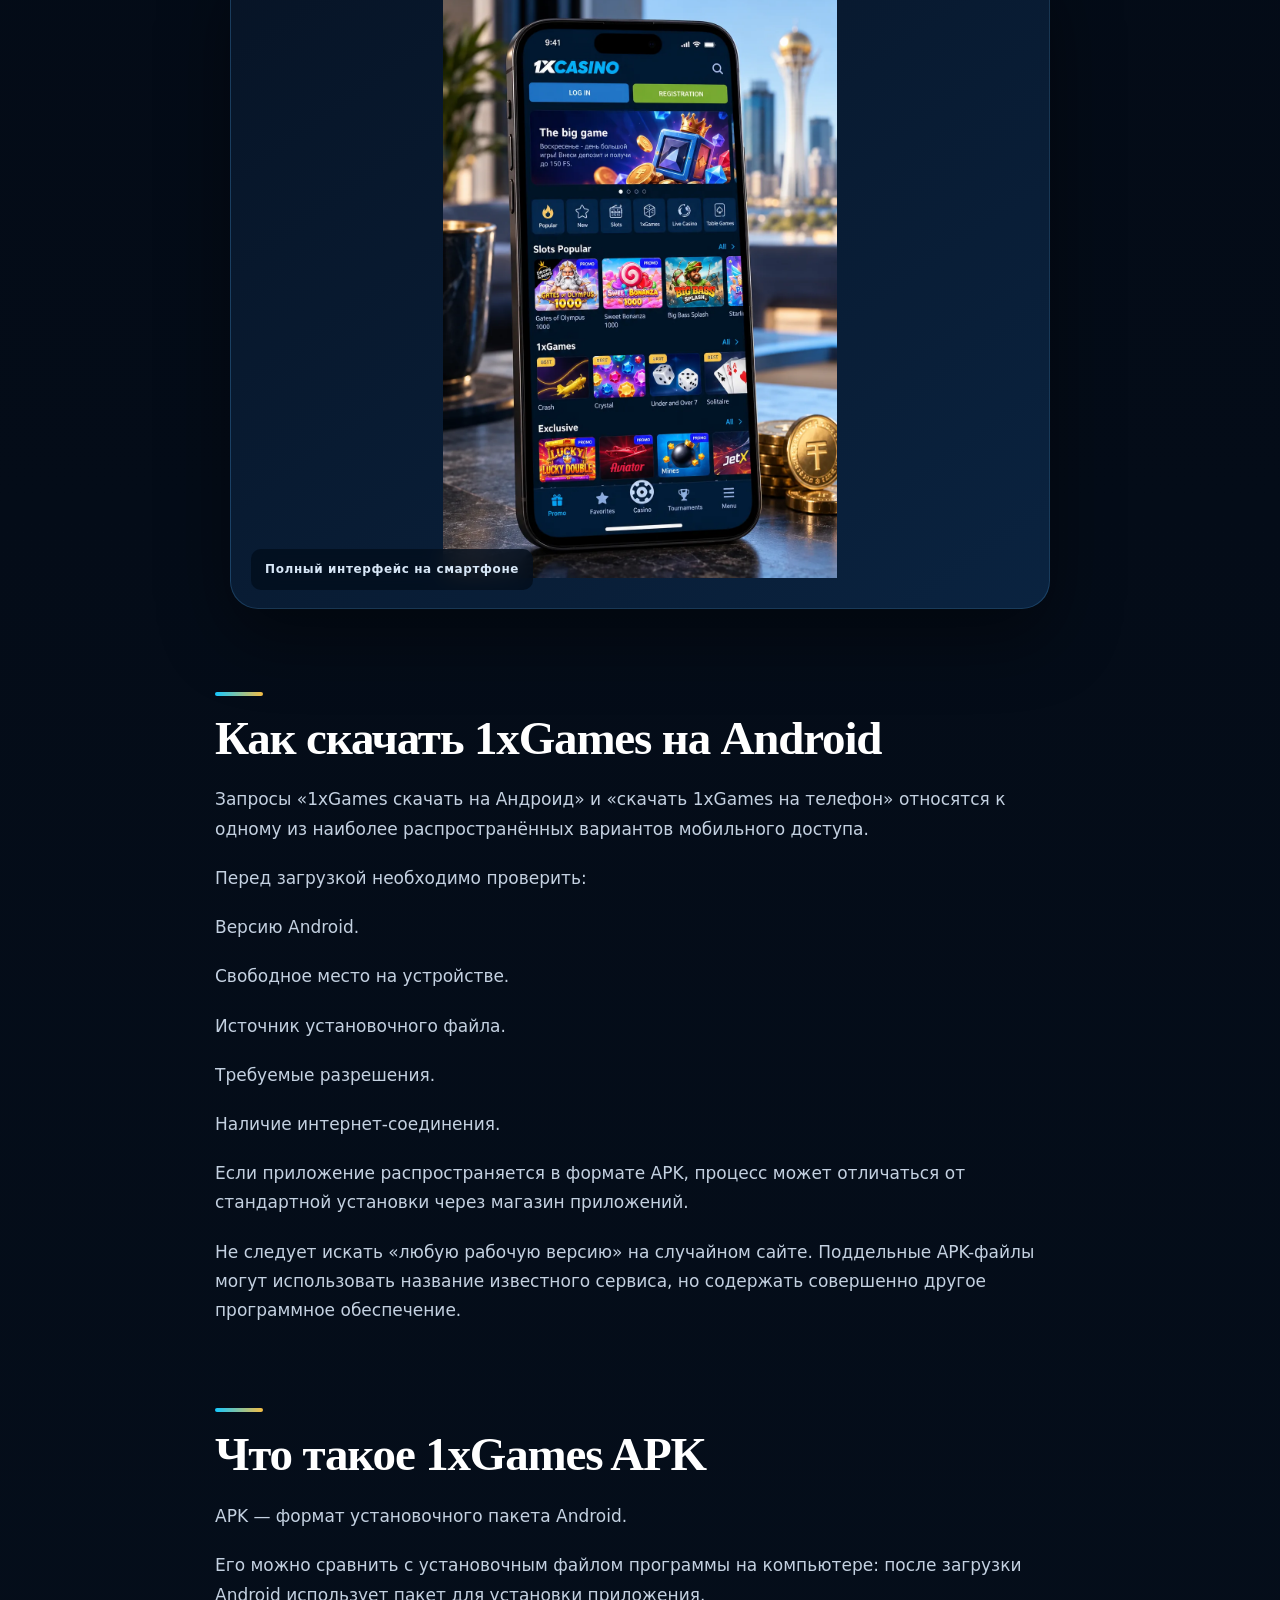
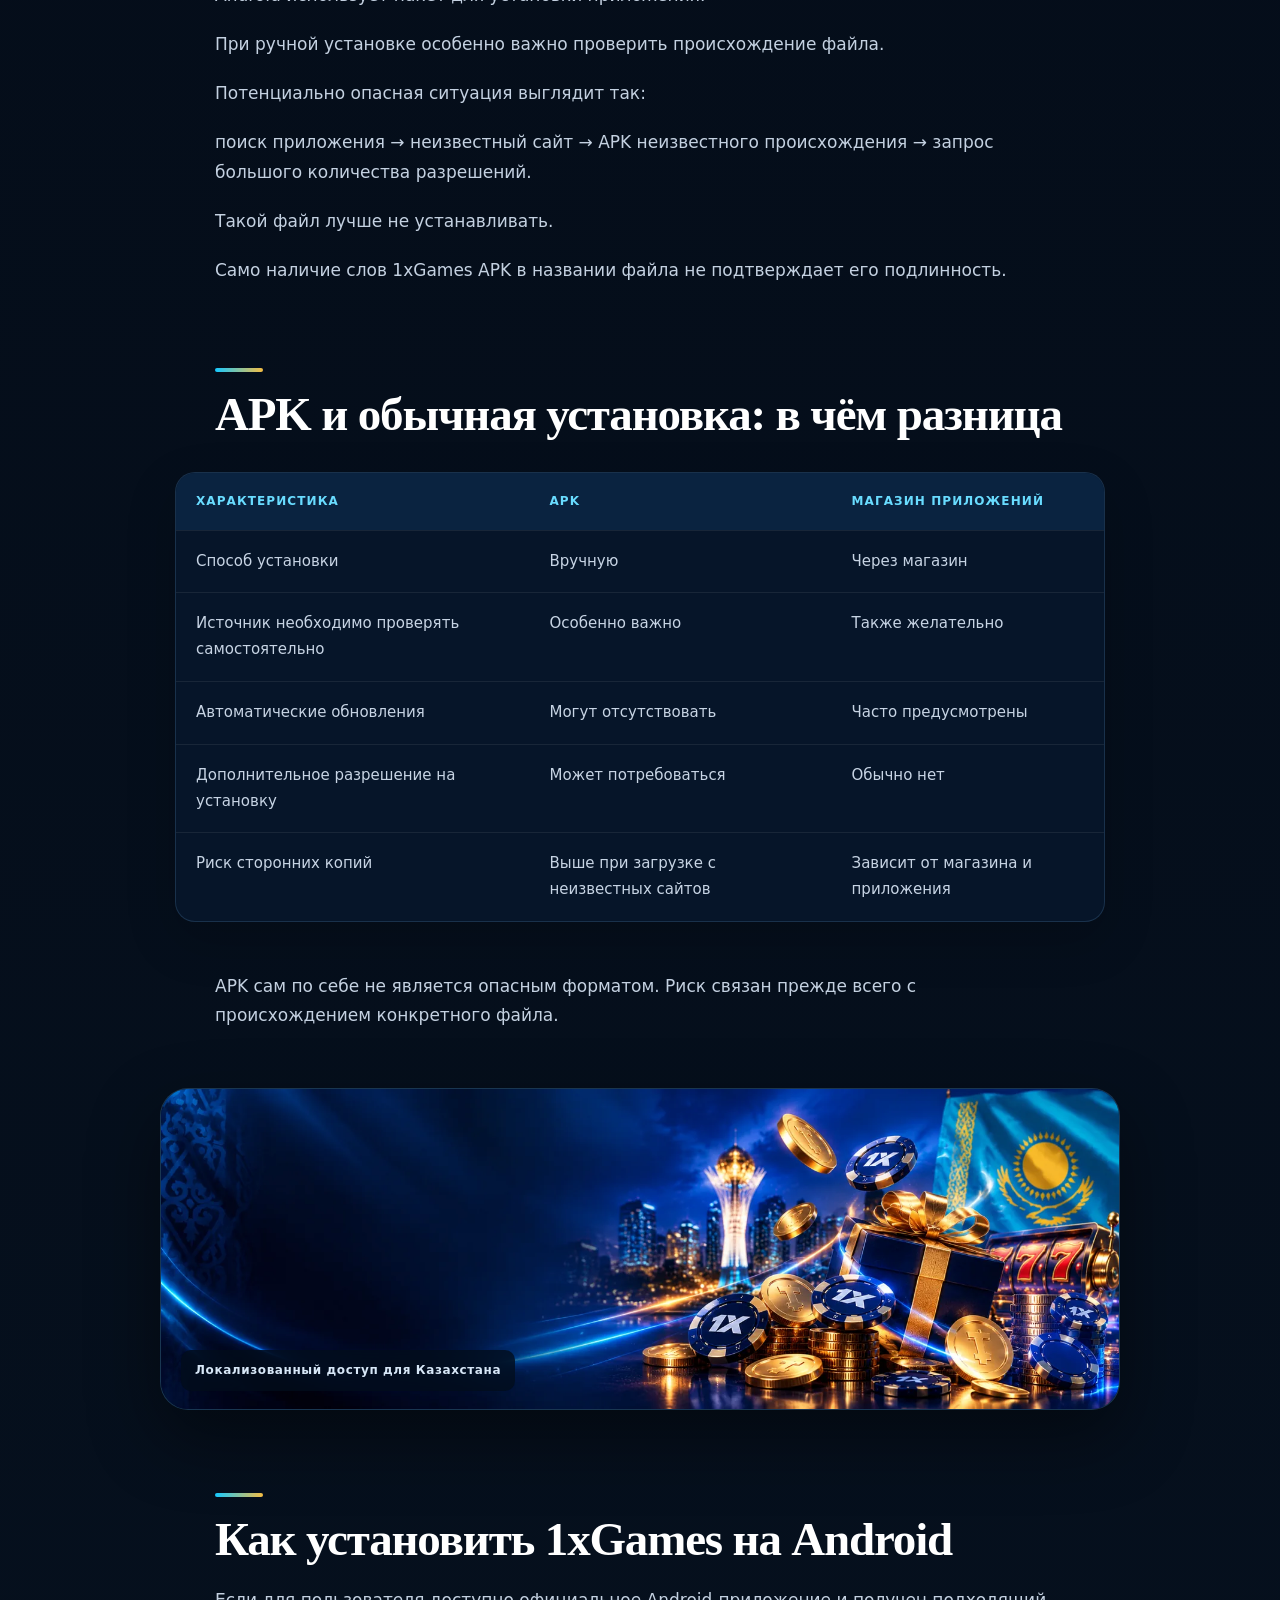
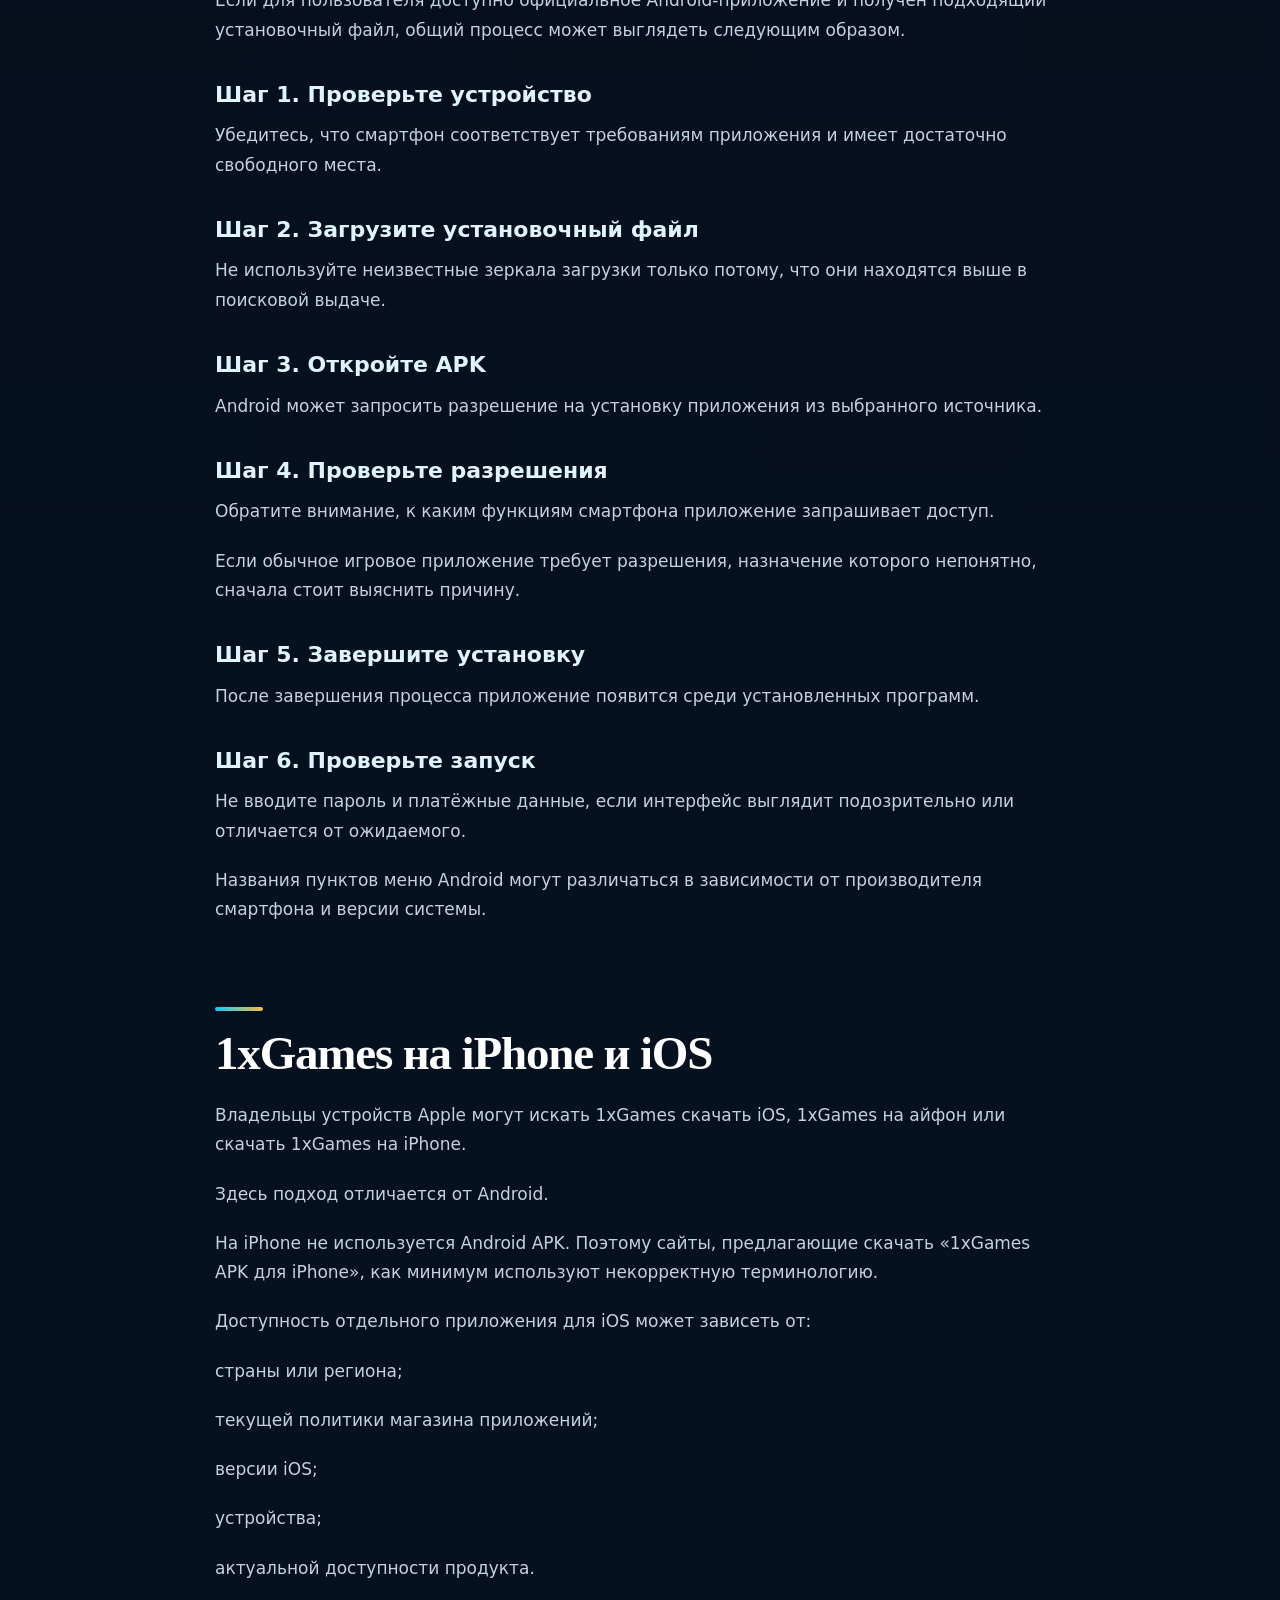
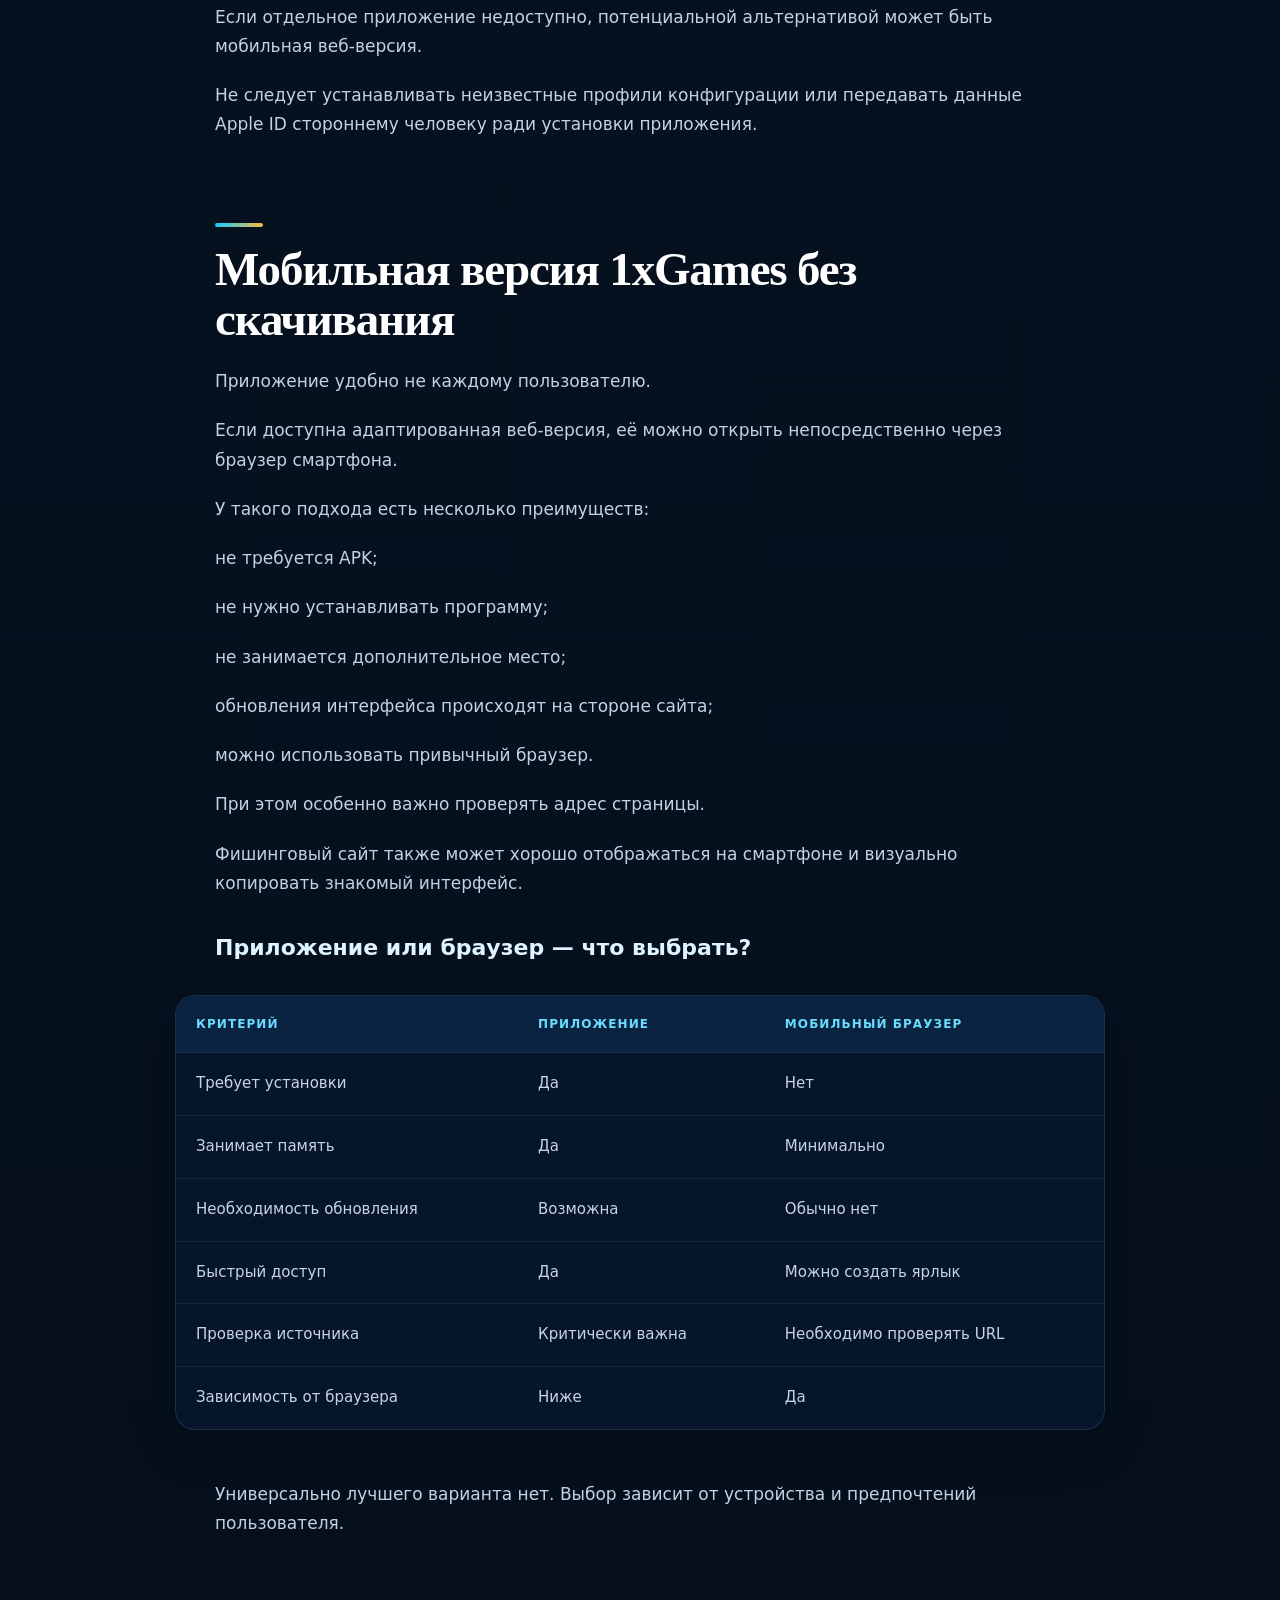
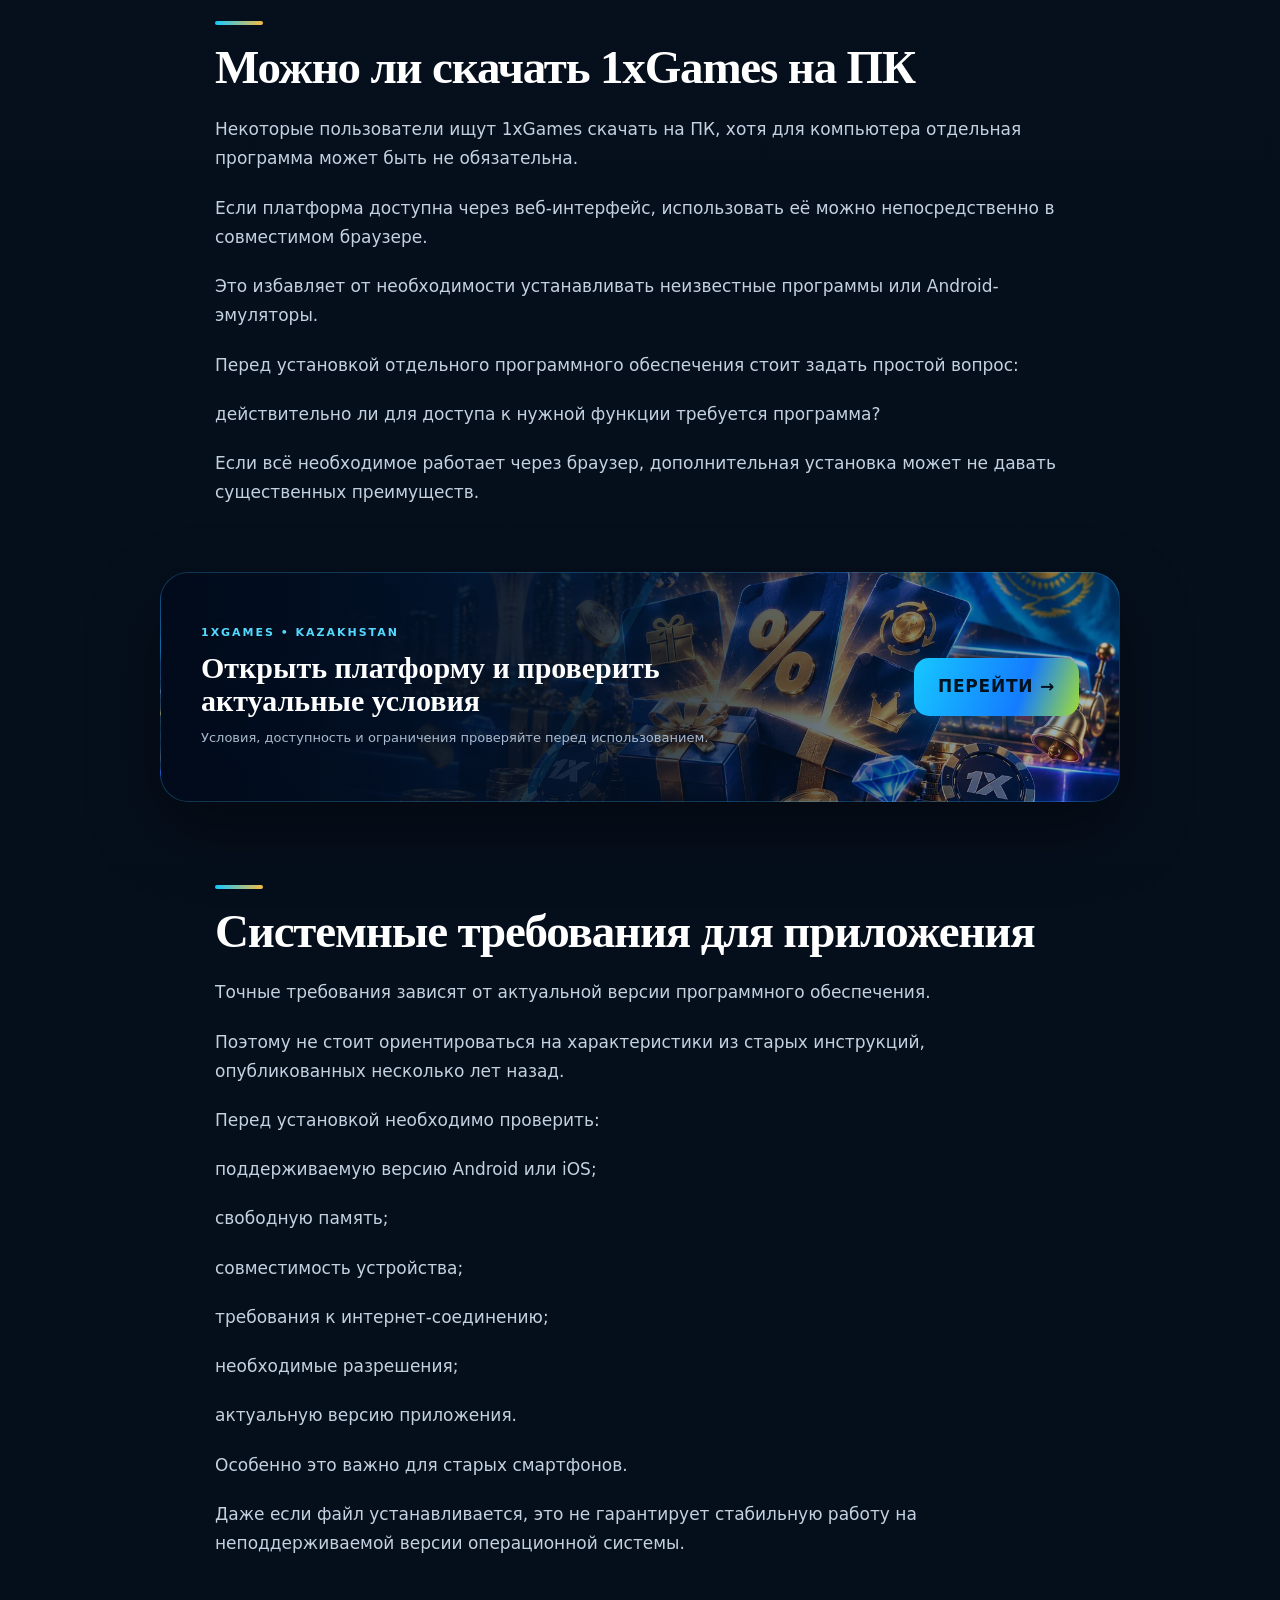
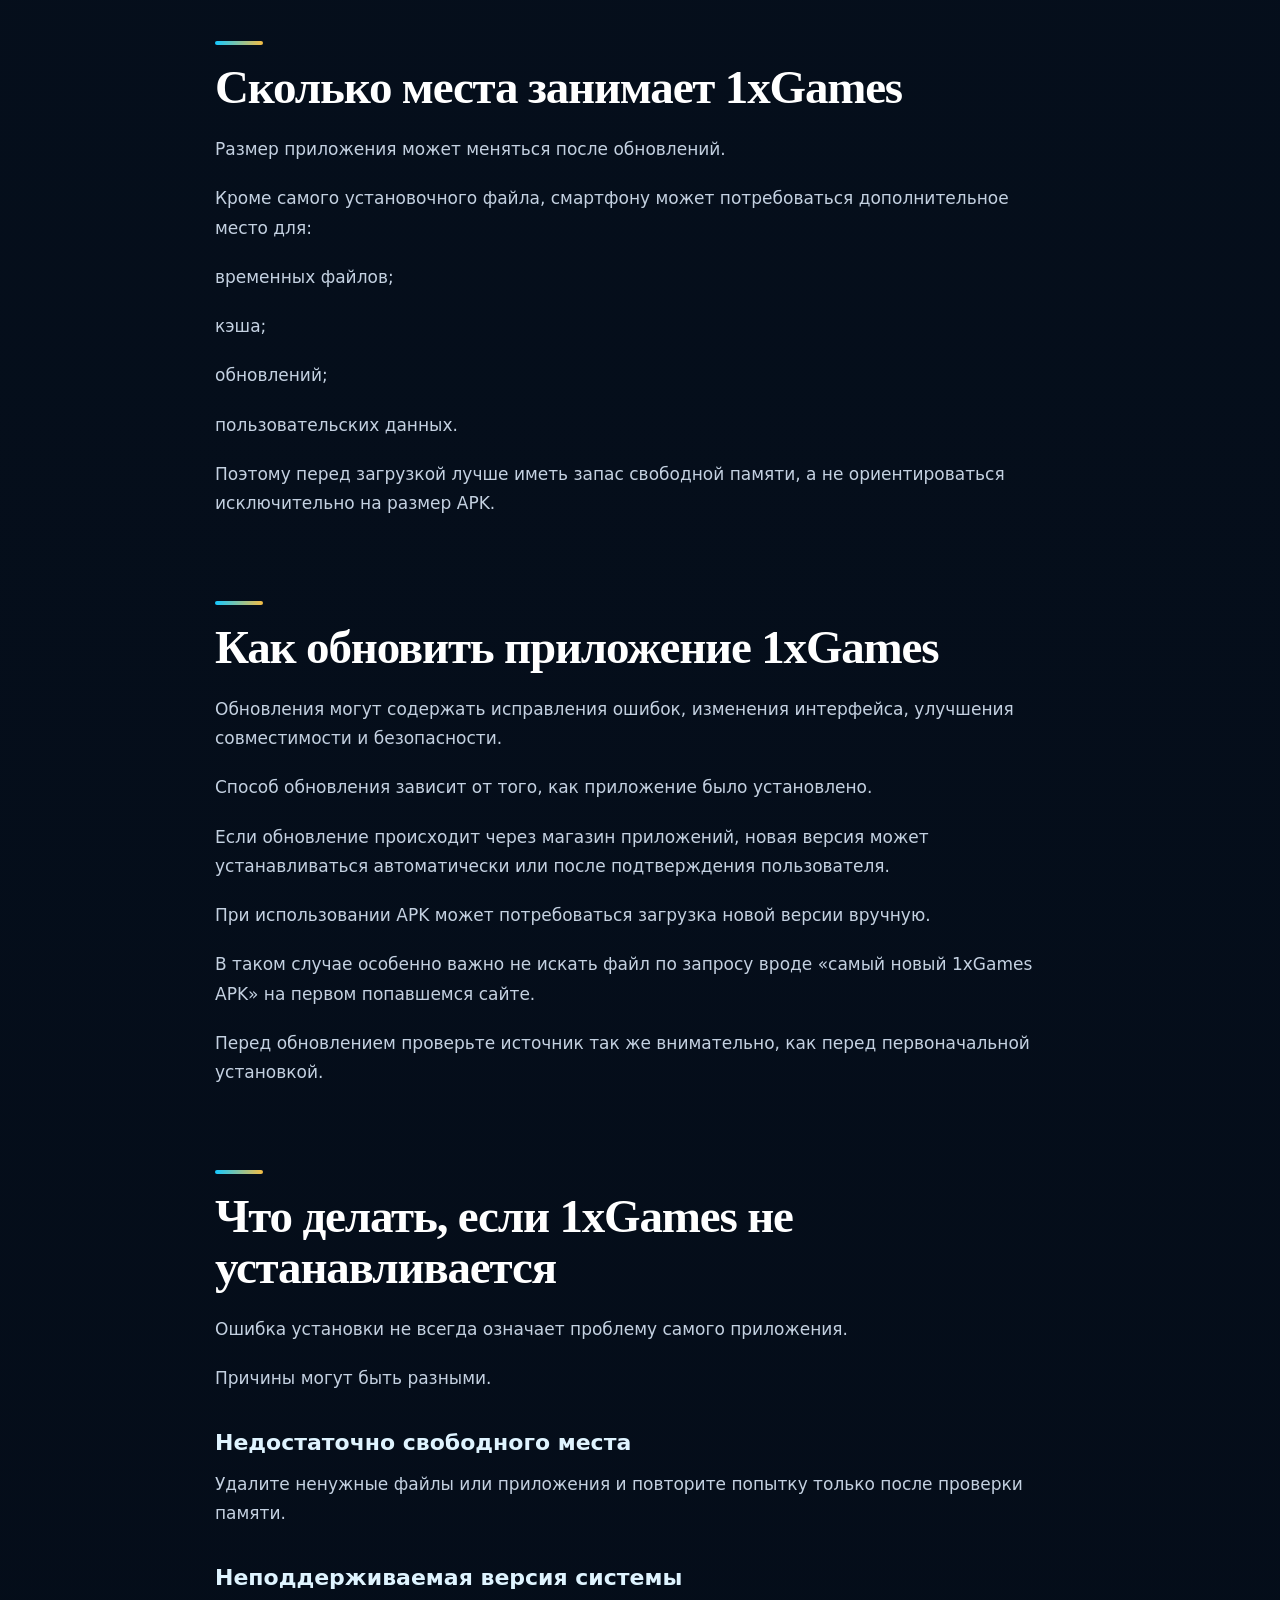
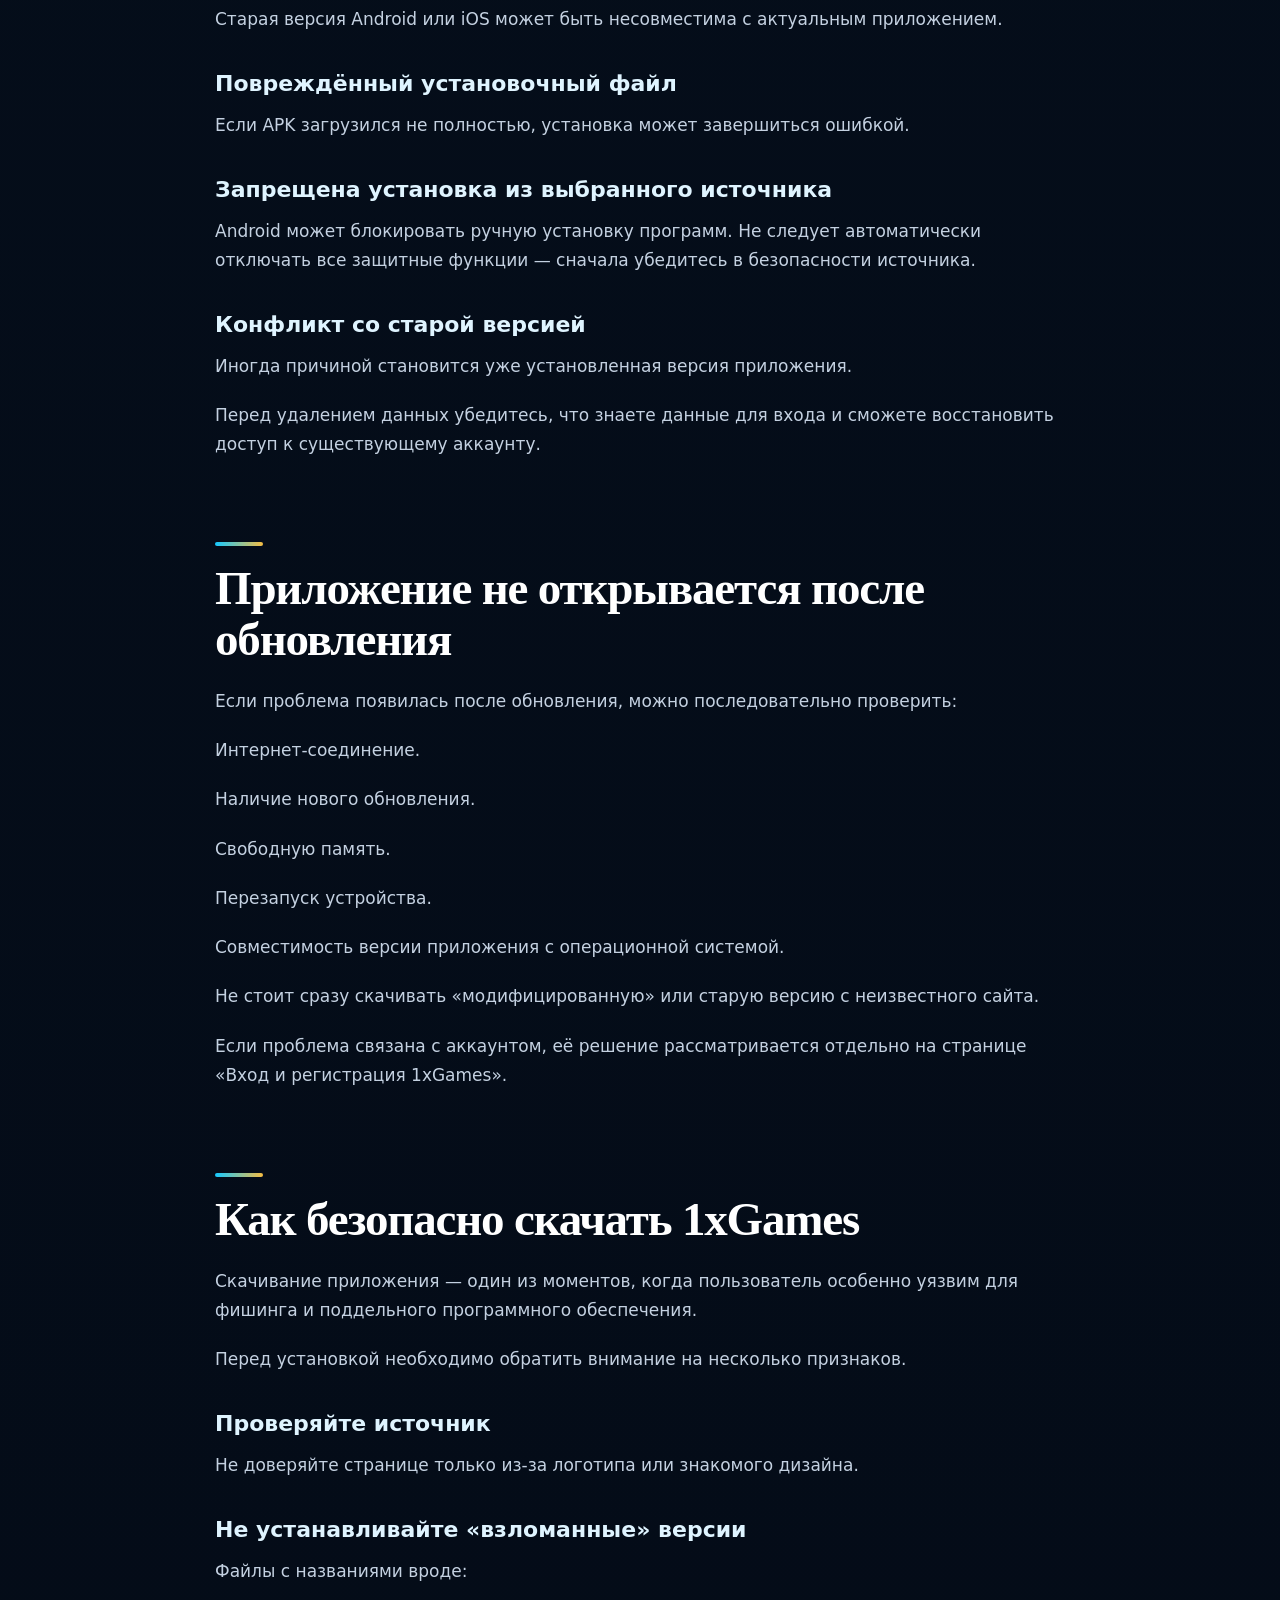
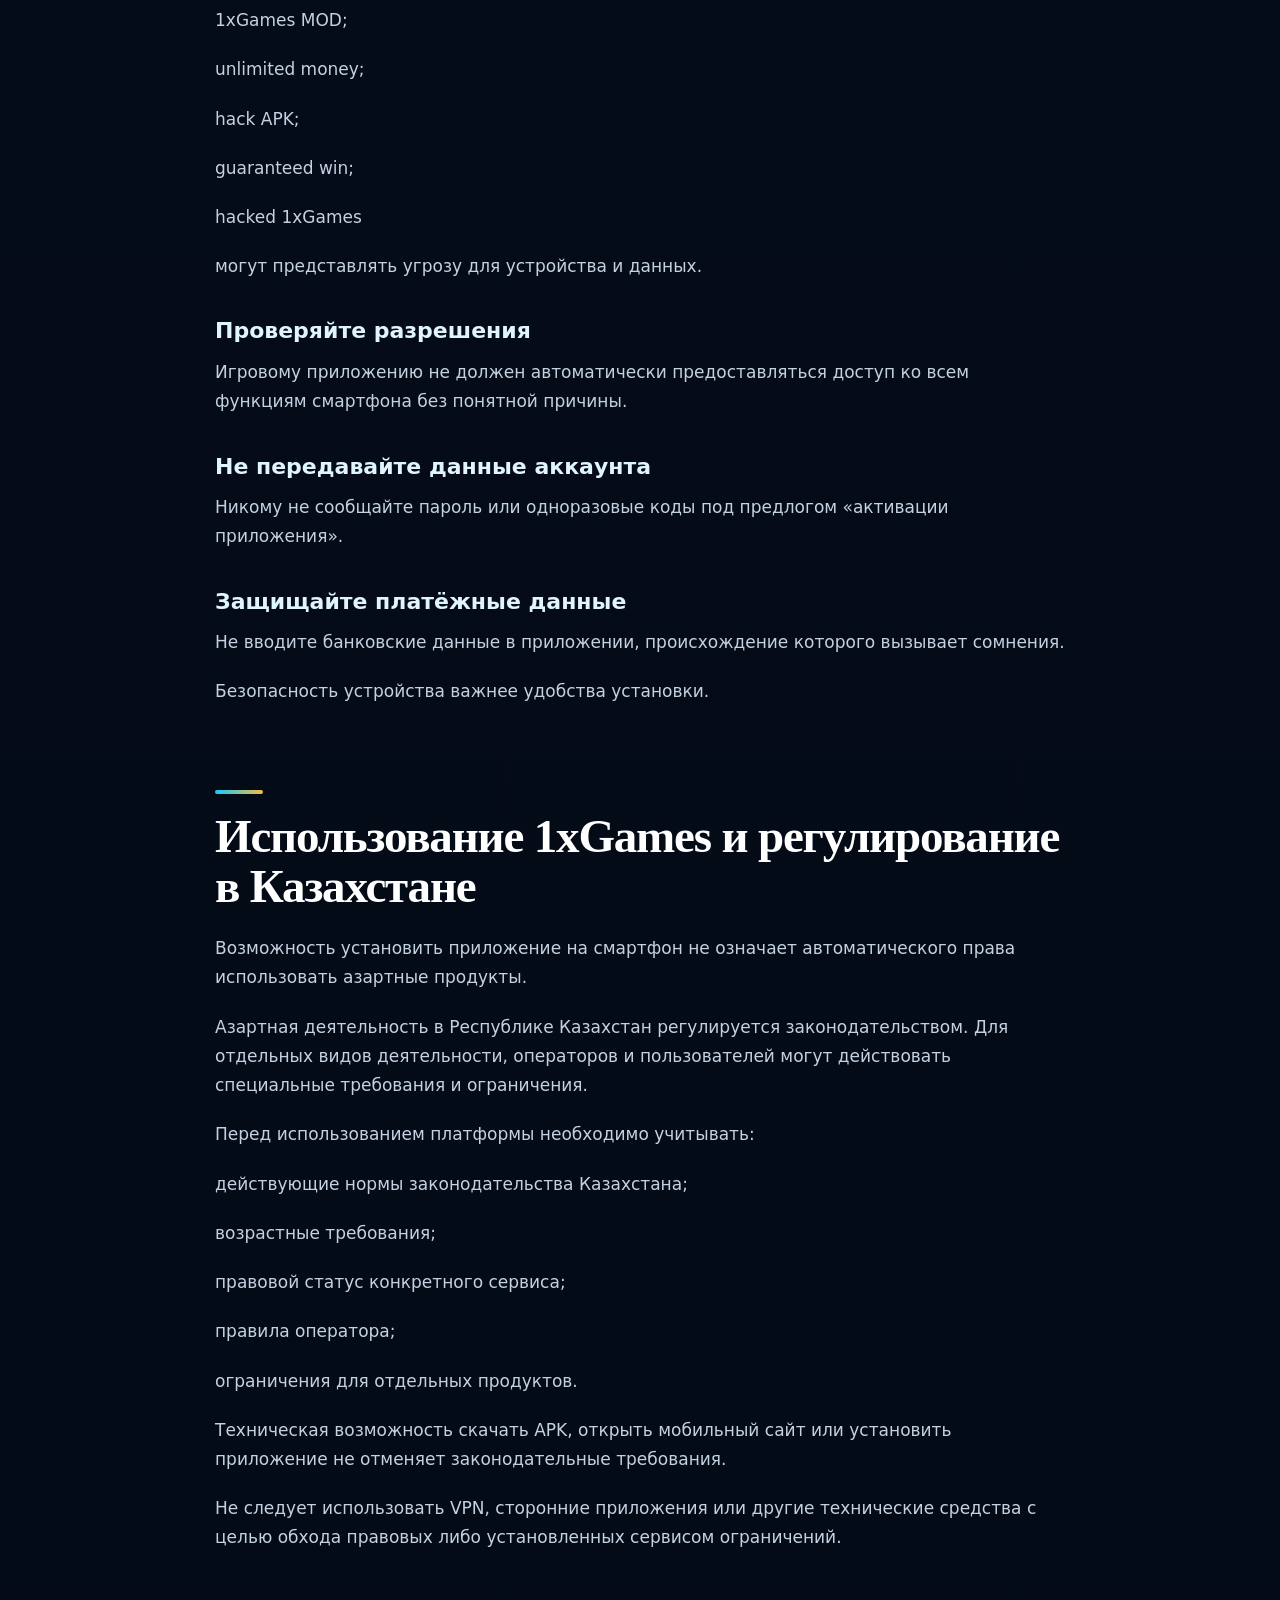
<file: download/index.html>
<!doctype html><html lang="ru"><head><meta charset="utf-8"><meta name="viewport" content="width=device-width,initial-scale=1"><title>Скачать 1xGames — приложение на Android, iOS и телефон</title><meta name="description" content="Как скачать 1xGames на Android, iPhone и другие устройства. Разбираем приложение, APK, мобильную версию, установку, обновление и правила безопасности."><link rel="canonical" href="https://thegunsandroses.com/download/"><meta name="robots" content="index,follow"><meta name="google-site-verification" content="P_tBZTkmZBPvhhTVpAWwyuTfqRqusBLi5eSHK2BmX5U" /><meta property="og:title" content="Скачать 1xGames — приложение на Android, iOS и телефон"><meta property="og:description" content="Как скачать 1xGames на Android, iPhone и другие устройства. Разбираем приложение, APK, мобильную версию, установку, обновление и правила безопасности."><meta property="og:url" content="https://thegunsandroses.com/download/"><meta property="og:type" content="article"><link rel="icon" href="/assets/img/favicon.webp" type="image/webp"><link rel="stylesheet" href="/assets/css/site.css?v=6"></head><body class="route-download">
<header class="mast"><a class="brand" href="/"><img src="/assets/img/logo.webp" alt="1xCasino Kazakhstan"></a><nav class="desk-nav"><a href="/games/">Игры</a><a href="/download/">Скачать</a><a href="/bonuses/">Бонусы</a><a href="/payments/">Платежи</a></nav><div class="head-actions"><a class="lang" href="/kz/download/">ҚАЗ</a><a class="head-cta" href="/go/">1XGAMES ↗</a></div></header>
<main><section class="hero"><div class="hero-copy"><div class="eyebrow">THEGUNSANDROSES.COM • 1XGAMES KAZAKHSTAN</div><h1>Скачать 1xGames: приложение для Android, iOS и других устройств</h1><p>Как скачать 1xGames на Android, iPhone и другие устройства. Разбираем приложение, APK, мобильную версию, установку, обновление и правила безопасности.</p><a class="hero-btn" href="/go/">ОТКРЫТЬ 1XGAMES <span>↗</span></a></div><div class="hero-art" aria-hidden="true"><div class="grid-card"><span>1X</span><b>GAMES • MOBILE • KZ</b><em>18+</em></div></div></section>
<article class="content-shell"><p>Пользоваться 1xGames можно с разных устройств, однако способ доступа может отличаться в зависимости от операционной системы и доступности конкретной версии платформы. Пользователи Android чаще ищут приложение или APK-файл, владельцы iPhone — версию для iOS, а часть аудитории предпочитает мобильный браузер без установки дополнительного программного обеспечения.</p><p>Поэтому запрос «1xGames скачать» не всегда означает один и тот же файл. Перед установкой необходимо определить тип устройства, проверить совместимость и убедиться, что программное обеспечение получено из надёжного источника.</p><p>В этом руководстве разберём основные варианты мобильного доступа, особенности Android и iOS, установку и обновление приложения, а также проблемы, которые могут возникнуть при использовании 1xGames на смартфоне.</p><aside class="ref-panel first-offer"><div><span class="ref-label">1XGAMES • БОНУС • KAZAKHSTAN</span><strong>Перейти в 1xGames и получить лучший бонус в Казахстане</strong><small>Проверьте актуальный размер бонуса, wagering и условия предложения перед активацией.</small></div><a class="action-btn" href="/go/">ПОЛУЧИТЬ БОНУС →</a></aside><nav class="toc"><div class="toc-kicker">НА ЭТОЙ СТРАНИЦЕ</div><ol><li><a href="#какие-варианты-1xgames-доступны">Какие варианты 1xGames доступны</a></li><li><a href="#как-скачать-1xgames-на-android">Как скачать 1xGames на Android</a></li><li><a href="#что-такое-1xgames-apk">Что такое 1xGames APK</a></li><li><a href="#apk-и-обычная-установка-в-чём-разница">APK и обычная установка: в чём разница</a></li><li><a href="#как-установить-1xgames-на-android">Как установить 1xGames на Android</a></li><li><a href="#1xgames-на-iphone-и-ios">1xGames на iPhone и iOS</a></li><li><a href="#мобильная-версия-1xgames-без-скачивания">Мобильная версия 1xGames без скачивания</a></li><li><a href="#можно-ли-скачать-1xgames-на-пк">Можно ли скачать 1xGames на ПК</a></li><li><a href="#системные-требования-для-приложения">Системные требования для приложения</a></li><li><a href="#сколько-места-занимает-1xgames">Сколько места занимает 1xGames</a></li><li><a href="#как-обновить-приложение-1xgames">Как обновить приложение 1xGames</a></li><li><a href="#что-делать-если-1xgames-не-устанавливается">Что делать, если 1xGames не устанавливается</a></li><li><a href="#приложение-не-открывается-после-обновления">Приложение не открывается после обновления</a></li><li><a href="#как-безопасно-скачать-1xgames">Как безопасно скачать 1xGames</a></li><li><a href="#использование-1xgames-и-регулирование-в-казахстане">Использование 1xGames и регулирование в Казахстане</a></li><li><a href="#ответственная-игра-в-мобильном-формате">Ответственная игра в мобильном формате</a></li></ol></nav><aside class="ref-panel"><div><span class="ref-label">1XGAMES • KAZAKHSTAN</span><strong>Открыть платформу и проверить актуальные условия</strong><small>Условия, доступность и ограничения проверяйте перед использованием.</small></div><a class="action-btn" href="/go/">ПЕРЕЙТИ →</a></aside><h2 id="какие-варианты-1xgames-доступны">Какие варианты 1xGames доступны</h2><p>Способ доступа зависит прежде всего от устройства.</p><p>Пользователь может столкнуться с несколькими вариантами:</p><div class="table-wrap"><table><tr><th>Вариант</th><th>Установка</th><th>Основное преимущество</th></tr><tr><td>Android-приложение</td><td>Да</td><td>Интерфейс, адаптированный под смартфон</td></tr><tr><td>APK для Android</td><td>Да</td><td>Возможность ручной установки</td></tr><tr><td>iOS-вариант</td><td>Зависит от доступности</td><td>Использование на iPhone</td></tr><tr><td>Мобильная веб-версия</td><td>Нет</td><td>Не занимает дополнительное место</td></tr><tr><td>Десктопный доступ</td><td>Обычно через браузер</td><td>Большой экран и стандартное управление</td></tr></table></div><p>Не стоит считать приложение обязательным способом использования платформы.</p><p>Если мобильная веб-версия предоставляет необходимые функции, пользователь может работать через браузер без загрузки дополнительного файла.</p><figure class="editorial-image phone-shot"><img src="/assets/img/mobile.webp" alt="Мобильный доступ 1xGames" loading="lazy"><figcaption class="image-note">Полный интерфейс на смартфоне</figcaption></figure><h2 id="как-скачать-1xgames-на-android">Как скачать 1xGames на Android</h2><p>Запросы «1xGames скачать на Андроид» и «скачать 1xGames на телефон» относятся к одному из наиболее распространённых вариантов мобильного доступа.</p><p>Перед загрузкой необходимо проверить:</p><p>Версию Android.</p><p>Свободное место на устройстве.</p><p>Источник установочного файла.</p><p>Требуемые разрешения.</p><p>Наличие интернет-соединения.</p><p>Если приложение распространяется в формате APK, процесс может отличаться от стандартной установки через магазин приложений.</p><p>Не следует искать «любую рабочую версию» на случайном сайте. Поддельные APK-файлы могут использовать название известного сервиса, но содержать совершенно другое программное обеспечение.</p><h2 id="что-такое-1xgames-apk">Что такое 1xGames APK</h2><p>APK — формат установочного пакета Android.</p><p>Его можно сравнить с установочным файлом программы на компьютере: после загрузки Android использует пакет для установки приложения.</p><p>При ручной установке особенно важно проверить происхождение файла.</p><p>Потенциально опасная ситуация выглядит так:</p><p>поиск приложения → неизвестный сайт → APK неизвестного происхождения → запрос большого количества разрешений.</p><p>Такой файл лучше не устанавливать.</p><p>Само наличие слов 1xGames APK в названии файла не подтверждает его подлинность.</p><h2 id="apk-и-обычная-установка-в-чём-разница">APK и обычная установка: в чём разница</h2><div class="table-wrap"><table><tr><th>Характеристика</th><th>APK</th><th>Магазин приложений</th></tr><tr><td>Способ установки</td><td>Вручную</td><td>Через магазин</td></tr><tr><td>Источник необходимо проверять самостоятельно</td><td>Особенно важно</td><td>Также желательно</td></tr><tr><td>Автоматические обновления</td><td>Могут отсутствовать</td><td>Часто предусмотрены</td></tr><tr><td>Дополнительное разрешение на установку</td><td>Может потребоваться</td><td>Обычно нет</td></tr><tr><td>Риск сторонних копий</td><td>Выше при загрузке с неизвестных сайтов</td><td>Зависит от магазина и приложения</td></tr></table></div><p>APK сам по себе не является опасным форматом. Риск связан прежде всего с происхождением конкретного файла.</p><figure class="editorial-image wide"><img src="/assets/img/kz.webp" alt="1xCasino Казахстан" loading="lazy"><figcaption class="image-note">Локализованный доступ для Казахстана</figcaption></figure><h2 id="как-установить-1xgames-на-android">Как установить 1xGames на Android</h2><p>Если для пользователя доступно официальное Android-приложение и получен подходящий установочный файл, общий процесс может выглядеть следующим образом.</p><h3>Шаг 1. Проверьте устройство</h3><p>Убедитесь, что смартфон соответствует требованиям приложения и имеет достаточно свободного места.</p><h3>Шаг 2. Загрузите установочный файл</h3><p>Не используйте неизвестные зеркала загрузки только потому, что они находятся выше в поисковой выдаче.</p><h3>Шаг 3. Откройте APK</h3><p>Android может запросить разрешение на установку приложения из выбранного источника.</p><h3>Шаг 4. Проверьте разрешения</h3><p>Обратите внимание, к каким функциям смартфона приложение запрашивает доступ.</p><p>Если обычное игровое приложение требует разрешения, назначение которого непонятно, сначала стоит выяснить причину.</p><h3>Шаг 5. Завершите установку</h3><p>После завершения процесса приложение появится среди установленных программ.</p><h3>Шаг 6. Проверьте запуск</h3><p>Не вводите пароль и платёжные данные, если интерфейс выглядит подозрительно или отличается от ожидаемого.</p><p>Названия пунктов меню Android могут различаться в зависимости от производителя смартфона и версии системы.</p><h2 id="1xgames-на-iphone-и-ios">1xGames на iPhone и iOS</h2><p>Владельцы устройств Apple могут искать 1xGames скачать iOS, 1xGames на айфон или скачать 1xGames на iPhone.</p><p>Здесь подход отличается от Android.</p><p>На iPhone не используется Android APK. Поэтому сайты, предлагающие скачать «1xGames APK для iPhone», как минимум используют некорректную терминологию.</p><p>Доступность отдельного приложения для iOS может зависеть от:</p><p>страны или региона;</p><p>текущей политики магазина приложений;</p><p>версии iOS;</p><p>устройства;</p><p>актуальной доступности продукта.</p><p>Если отдельное приложение недоступно, потенциальной альтернативой может быть мобильная веб-версия.</p><p>Не следует устанавливать неизвестные профили конфигурации или передавать данные Apple ID стороннему человеку ради установки приложения.</p><h2 id="мобильная-версия-1xgames-без-скачивания">Мобильная версия 1xGames без скачивания</h2><p>Приложение удобно не каждому пользователю.</p><p>Если доступна адаптированная веб-версия, её можно открыть непосредственно через браузер смартфона.</p><p>У такого подхода есть несколько преимуществ:</p><p>не требуется APK;</p><p>не нужно устанавливать программу;</p><p>не занимается дополнительное место;</p><p>обновления интерфейса происходят на стороне сайта;</p><p>можно использовать привычный браузер.</p><p>При этом особенно важно проверять адрес страницы.</p><p>Фишинговый сайт также может хорошо отображаться на смартфоне и визуально копировать знакомый интерфейс.</p><h3>Приложение или браузер — что выбрать?</h3><div class="table-wrap"><table><tr><th>Критерий</th><th>Приложение</th><th>Мобильный браузер</th></tr><tr><td>Требует установки</td><td>Да</td><td>Нет</td></tr><tr><td>Занимает память</td><td>Да</td><td>Минимально</td></tr><tr><td>Необходимость обновления</td><td>Возможна</td><td>Обычно нет</td></tr><tr><td>Быстрый доступ</td><td>Да</td><td>Можно создать ярлык</td></tr><tr><td>Проверка источника</td><td>Критически важна</td><td>Необходимо проверять URL</td></tr><tr><td>Зависимость от браузера</td><td>Ниже</td><td>Да</td></tr></table></div><p>Универсально лучшего варианта нет. Выбор зависит от устройства и предпочтений пользователя.</p><h2 id="можно-ли-скачать-1xgames-на-пк">Можно ли скачать 1xGames на ПК</h2><p>Некоторые пользователи ищут 1xGames скачать на ПК, хотя для компьютера отдельная программа может быть не обязательна.</p><p>Если платформа доступна через веб-интерфейс, использовать её можно непосредственно в совместимом браузере.</p><p>Это избавляет от необходимости устанавливать неизвестные программы или Android-эмуляторы.</p><p>Перед установкой отдельного программного обеспечения стоит задать простой вопрос:</p><p>действительно ли для доступа к нужной функции требуется программа?</p><p>Если всё необходимое работает через браузер, дополнительная установка может не давать существенных преимуществ.</p><aside class="ref-panel"><div><span class="ref-label">1XGAMES • KAZAKHSTAN</span><strong>Открыть платформу и проверить актуальные условия</strong><small>Условия, доступность и ограничения проверяйте перед использованием.</small></div><a class="action-btn" href="/go/">ПЕРЕЙТИ →</a></aside><h2 id="системные-требования-для-приложения">Системные требования для приложения</h2><p>Точные требования зависят от актуальной версии программного обеспечения.</p><p>Поэтому не стоит ориентироваться на характеристики из старых инструкций, опубликованных несколько лет назад.</p><p>Перед установкой необходимо проверить:</p><p>поддерживаемую версию Android или iOS;</p><p>свободную память;</p><p>совместимость устройства;</p><p>требования к интернет-соединению;</p><p>необходимые разрешения;</p><p>актуальную версию приложения.</p><p>Особенно это важно для старых смартфонов.</p><p>Даже если файл устанавливается, это не гарантирует стабильную работу на неподдерживаемой версии операционной системы.</p><h2 id="сколько-места-занимает-1xgames">Сколько места занимает 1xGames</h2><p>Размер приложения может меняться после обновлений.</p><p>Кроме самого установочного файла, смартфону может потребоваться дополнительное место для:</p><p>временных файлов;</p><p>кэша;</p><p>обновлений;</p><p>пользовательских данных.</p><p>Поэтому перед загрузкой лучше иметь запас свободной памяти, а не ориентироваться исключительно на размер APK.</p><h2 id="как-обновить-приложение-1xgames">Как обновить приложение 1xGames</h2><p>Обновления могут содержать исправления ошибок, изменения интерфейса, улучшения совместимости и безопасности.</p><p>Способ обновления зависит от того, как приложение было установлено.</p><p>Если обновление происходит через магазин приложений, новая версия может устанавливаться автоматически или после подтверждения пользователя.</p><p>При использовании APK может потребоваться загрузка новой версии вручную.</p><p>В таком случае особенно важно не искать файл по запросу вроде «самый новый 1xGames APK» на первом попавшемся сайте.</p><p>Перед обновлением проверьте источник так же внимательно, как перед первоначальной установкой.</p><h2 id="что-делать-если-1xgames-не-устанавливается">Что делать, если 1xGames не устанавливается</h2><p>Ошибка установки не всегда означает проблему самого приложения.</p><p>Причины могут быть разными.</p><h3>Недостаточно свободного места</h3><p>Удалите ненужные файлы или приложения и повторите попытку только после проверки памяти.</p><h3>Неподдерживаемая версия системы</h3><p>Старая версия Android или iOS может быть несовместима с актуальным приложением.</p><h3>Повреждённый установочный файл</h3><p>Если APK загрузился не полностью, установка может завершиться ошибкой.</p><h3>Запрещена установка из выбранного источника</h3><p>Android может блокировать ручную установку программ. Не следует автоматически отключать все защитные функции — сначала убедитесь в безопасности источника.</p><h3>Конфликт со старой версией</h3><p>Иногда причиной становится уже установленная версия приложения.</p><p>Перед удалением данных убедитесь, что знаете данные для входа и сможете восстановить доступ к существующему аккаунту.</p><h2 id="приложение-не-открывается-после-обновления">Приложение не открывается после обновления</h2><p>Если проблема появилась после обновления, можно последовательно проверить:</p><p>Интернет-соединение.</p><p>Наличие нового обновления.</p><p>Свободную память.</p><p>Перезапуск устройства.</p><p>Совместимость версии приложения с операционной системой.</p><p>Не стоит сразу скачивать «модифицированную» или старую версию с неизвестного сайта.</p><p>Если проблема связана с аккаунтом, её решение рассматривается отдельно на странице «Вход и регистрация 1xGames».</p><h2 id="как-безопасно-скачать-1xgames">Как безопасно скачать 1xGames</h2><p>Скачивание приложения — один из моментов, когда пользователь особенно уязвим для фишинга и поддельного программного обеспечения.</p><p>Перед установкой необходимо обратить внимание на несколько признаков.</p><h3>Проверяйте источник</h3><p>Не доверяйте странице только из-за логотипа или знакомого дизайна.</p><h3>Не устанавливайте «взломанные» версии</h3><p>Файлы с названиями вроде:</p><p>1xGames MOD;</p><p>unlimited money;</p><p>hack APK;</p><p>guaranteed win;</p><p>hacked 1xGames</p><p>могут представлять угрозу для устройства и данных.</p><h3>Проверяйте разрешения</h3><p>Игровому приложению не должен автоматически предоставляться доступ ко всем функциям смартфона без понятной причины.</p><h3>Не передавайте данные аккаунта</h3><p>Никому не сообщайте пароль или одноразовые коды под предлогом «активации приложения».</p><h3>Защищайте платёжные данные</h3><p>Не вводите банковские данные в приложении, происхождение которого вызывает сомнения.</p><p>Безопасность устройства важнее удобства установки.</p><h2 id="использование-1xgames-и-регулирование-в-казахстане">Использование 1xGames и регулирование в Казахстане</h2><p>Возможность установить приложение на смартфон не означает автоматического права использовать азартные продукты.</p><p>Азартная деятельность в Республике Казахстан регулируется законодательством. Для отдельных видов деятельности, операторов и пользователей могут действовать специальные требования и ограничения.</p><p>Перед использованием платформы необходимо учитывать:</p><p>действующие нормы законодательства Казахстана;</p><p>возрастные требования;</p><p>правовой статус конкретного сервиса;</p><p>правила оператора;</p><p>ограничения для отдельных продуктов.</p><p>Техническая возможность скачать APK, открыть мобильный сайт или установить приложение не отменяет законодательные требования.</p><p>Не следует использовать VPN, сторонние приложения или другие технические средства с целью обхода правовых либо установленных сервисом ограничений.</p><h2 id="ответственная-игра-в-мобильном-формате">Ответственная игра в мобильном формате</h2><p>Смартфон делает доступ к онлайн-играм особенно быстрым, поэтому контроль времени и расходов приобретает дополнительное значение.</p><p>Пользователь может открыть игру практически в любой момент, а короткие раунды позволяют совершить большое количество ставок за небольшой промежуток времени.</p><p>Перед началом игровой сессии стоит определить:</p><div class="table-wrap"><table><tr><th>Лимит</th><th>Что установить заранее</th></tr><tr><td>Деньги</td><td>Максимальную сумму расходов</td></tr><tr><td>Время</td><td>Максимальную продолжительность сессии</td></tr><tr><td>Частота</td><td>Как часто допустима игра</td></tr><tr><td>Остановка</td><td>Момент обязательного завершения</td></tr></table></div><p>Не следует увеличивать установленный бюджет после проигрыша.</p><p>Также не стоит использовать кредитные средства или деньги, предназначенные для обязательных расходов.</p><p>Мобильные функции контроля экранного времени могут использоваться как дополнительный инструмент для отслеживания продолжительности игровых сессий.</p><p>Если соблюдать собственные ограничения становится сложно, следует прекратить игру и рассмотреть доступные инструменты самоограничения.</p><div class="faq-grid"><details><summary>Как скачать 1xGames на Android?</summary><div class="faq-answer"><p>Если для Android доступно соответствующее приложение, необходимо получить установочный файл из надёжного источника, проверить совместимость устройства и выполнить установку. Для APK Android может запросить дополнительное разрешение на установку из выбранного источника.</p></div></details><details><summary>Что такое 1xGames APK?</summary><div class="faq-answer"><p>APK — установочный формат приложений Android. Сам формат не подтверждает безопасность файла, поэтому важно проверять источник конкретного APK перед установкой.</p></div></details><details><summary>Можно ли скачать 1xGames на iPhone?</summary><div class="faq-answer"><p>Доступность варианта для iOS зависит от устройства, региона и текущих условий распространения приложения. Если отдельное приложение недоступно, альтернативой может быть совместимая мобильная веб-версия.</p></div></details><details><summary>Нужно ли скачивать APK на iPhone?</summary><div class="faq-answer"><p>Нет. APK предназначен для Android и не является форматом приложений iOS. Предложения установить «APK на iPhone» следует воспринимать критически.</p></div></details><details><summary>Можно ли пользоваться 1xGames без скачивания?</summary><div class="faq-answer"><p>Если доступна мобильная веб-версия, платформу можно использовать через совместимый браузер без установки отдельного приложения.</p></div></details><details><summary>Можно ли скачать 1xGames на компьютер?</summary><div class="faq-answer"><p>Если необходимые функции доступны через браузер, отдельная программа для ПК может не требоваться. Перед установкой стороннего ПО необходимо проверить его происхождение и необходимость.</p></div></details><details><summary>Почему 1xGames не устанавливается на телефон?</summary><div class="faq-answer"><p>Причиной может быть недостаток памяти, несовместимая версия операционной системы, повреждённый файл, ограничения установки или конфликт с предыдущей версией приложения.</p></div></details><details><summary>Как обновить 1xGames?</summary><div class="faq-answer"><p>Способ зависит от варианта установки. Приложение из магазина может обновляться через него, а при ручной установке APK может потребоваться новая версия установочного файла. Источник обновления необходимо проверять так же тщательно, как и при первой установке.</p></div></details><details><summary>Безопасно ли скачивать 1xGames APK со сторонних сайтов?</summary><div class="faq-answer"><p>Загрузка APK из неизвестного источника увеличивает риск получить изменённый или вредоносный файл. Не следует ориентироваться только на название файла, логотип или обещание «официальной версии».</p></div></details></div><aside class="ref-panel"><div><span class="ref-label">1XGAMES • KAZAKHSTAN</span><strong>Открыть платформу и проверить актуальные условия</strong><small>Условия, доступность и ограничения проверяйте перед использованием.</small></div><a class="action-btn" href="/go/">ПЕРЕЙТИ →</a></aside></article></main>
<footer><div class="foot-brand">1X GAMES <span>/ KZ</span></div><div class="foot-links"><a href="/responsible-gaming/">Ответственная игра</a><a href="/privacy-policy/">Privacy</a><a href="/terms/">Terms</a></div><p>18+ • Информационный сайт. Азартные игры связаны с финансовым риском.</p></footer><script src="/assets/js/site.js" defer></script></body></html>
</file>
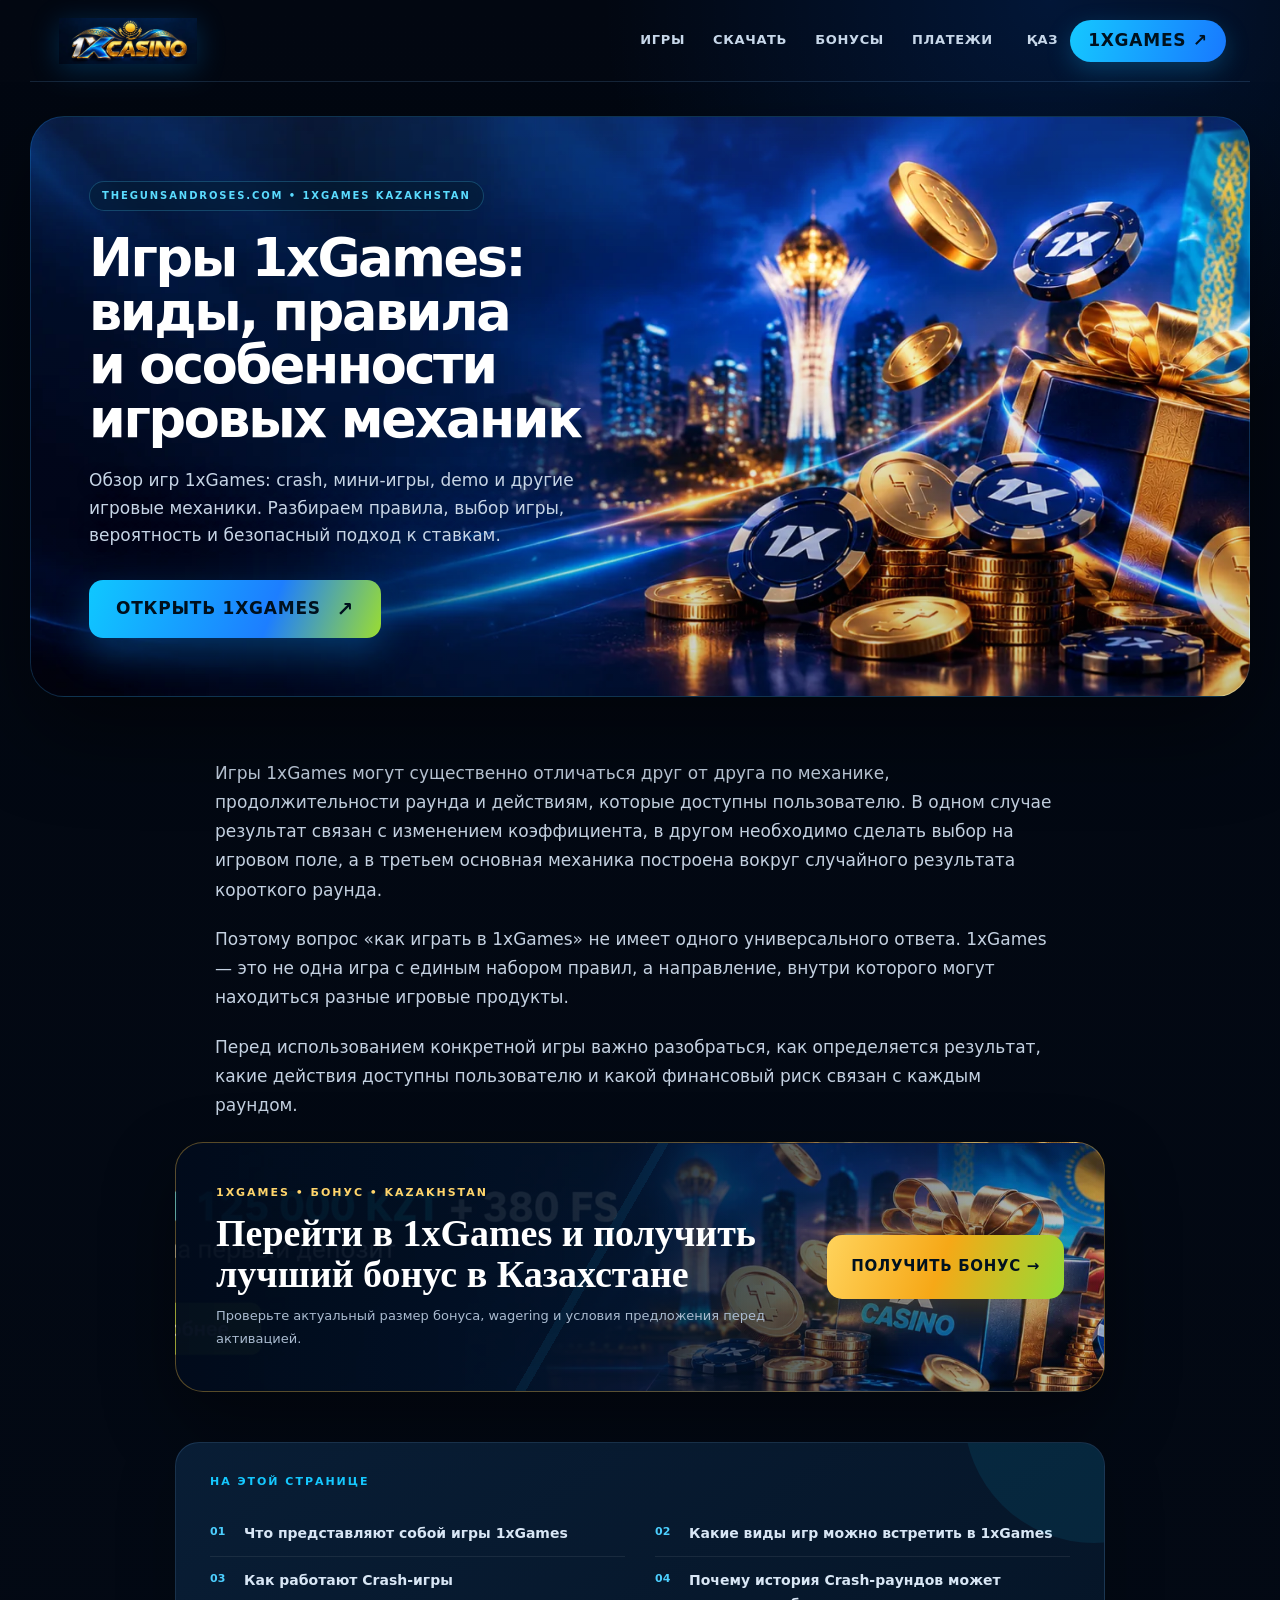
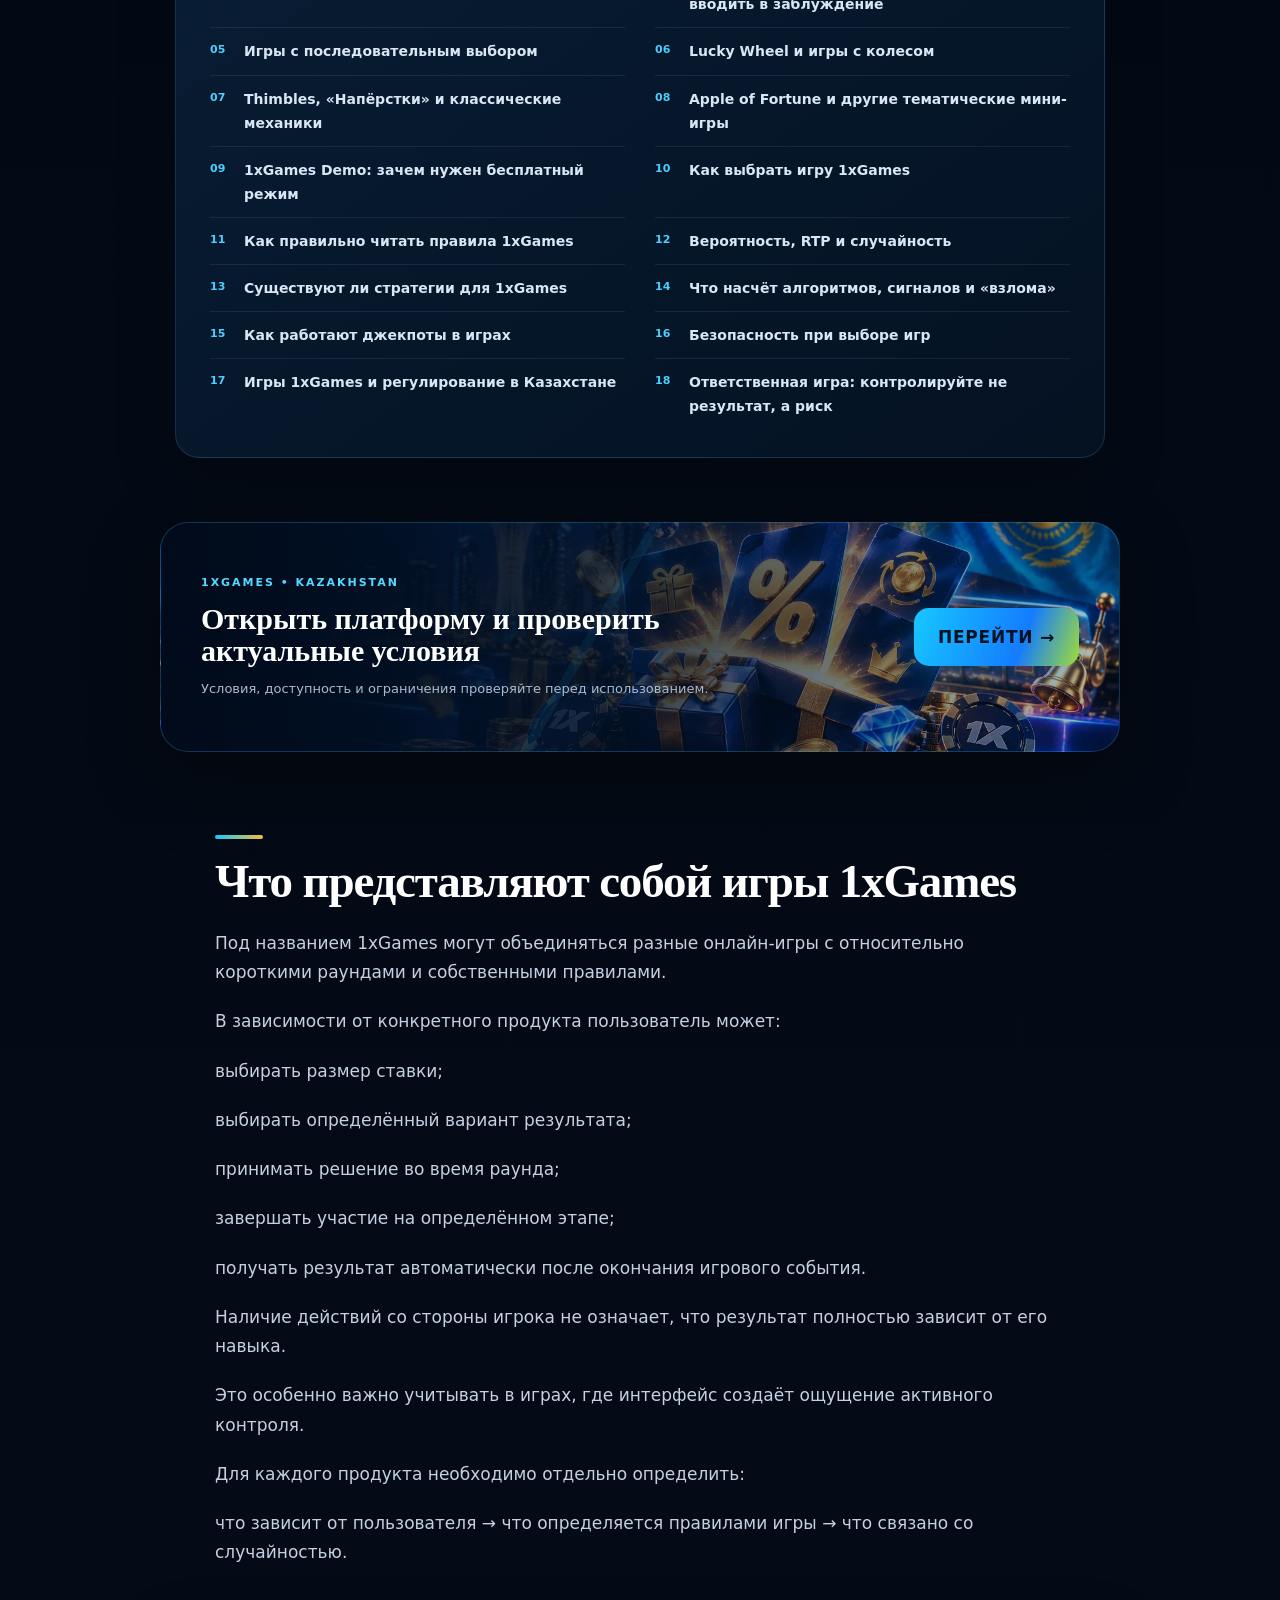
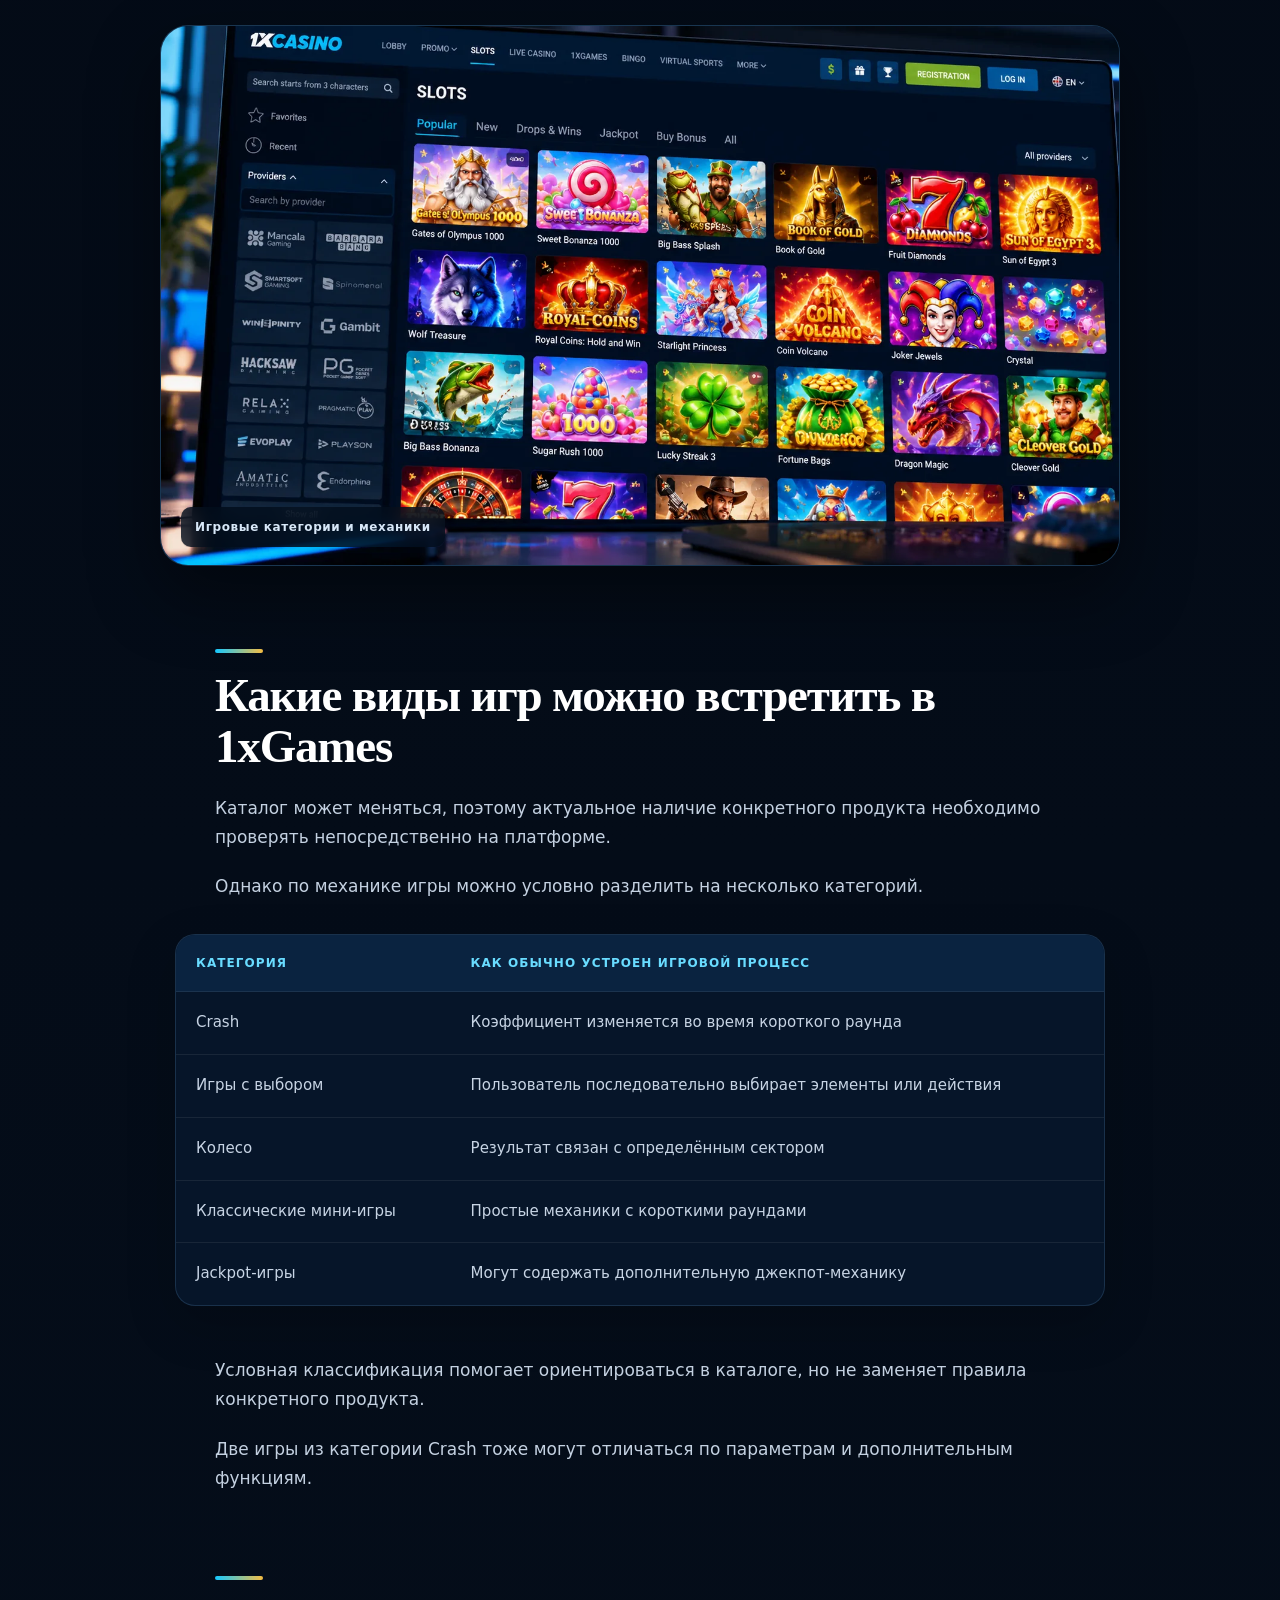
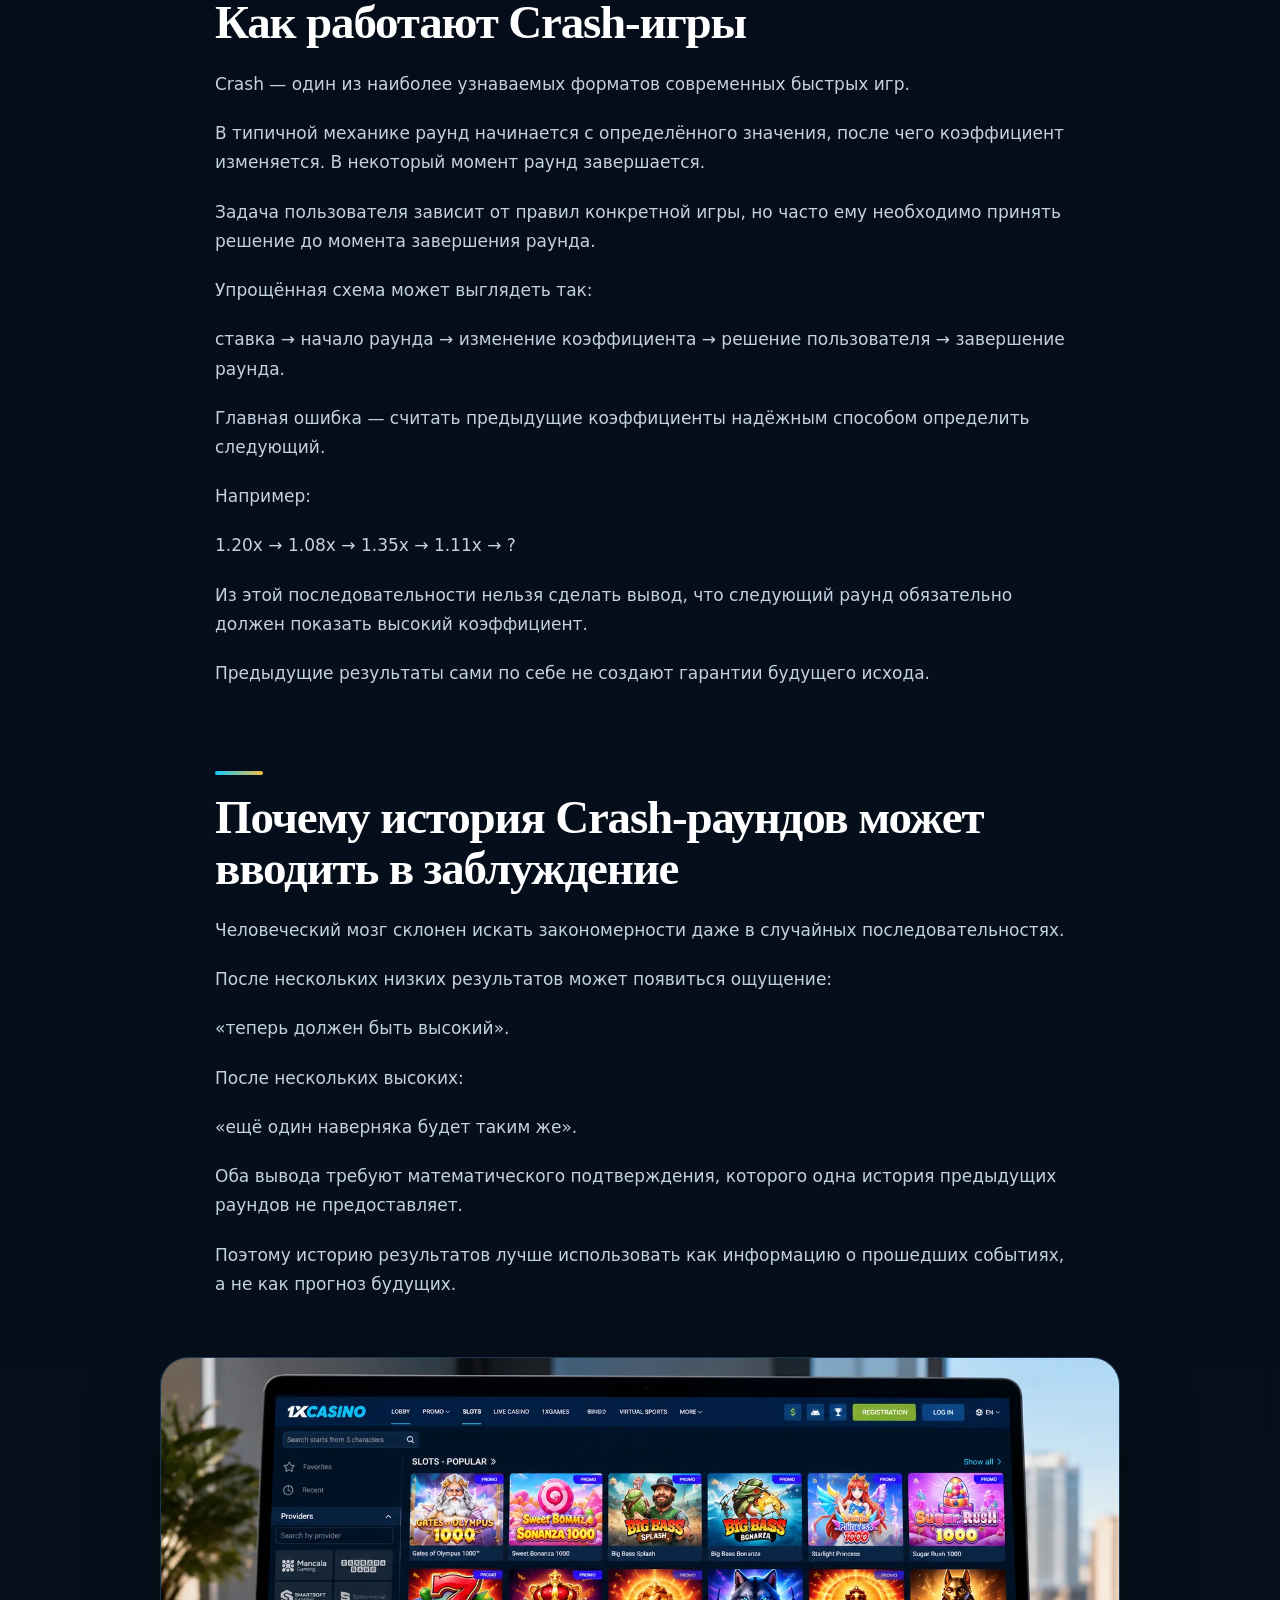
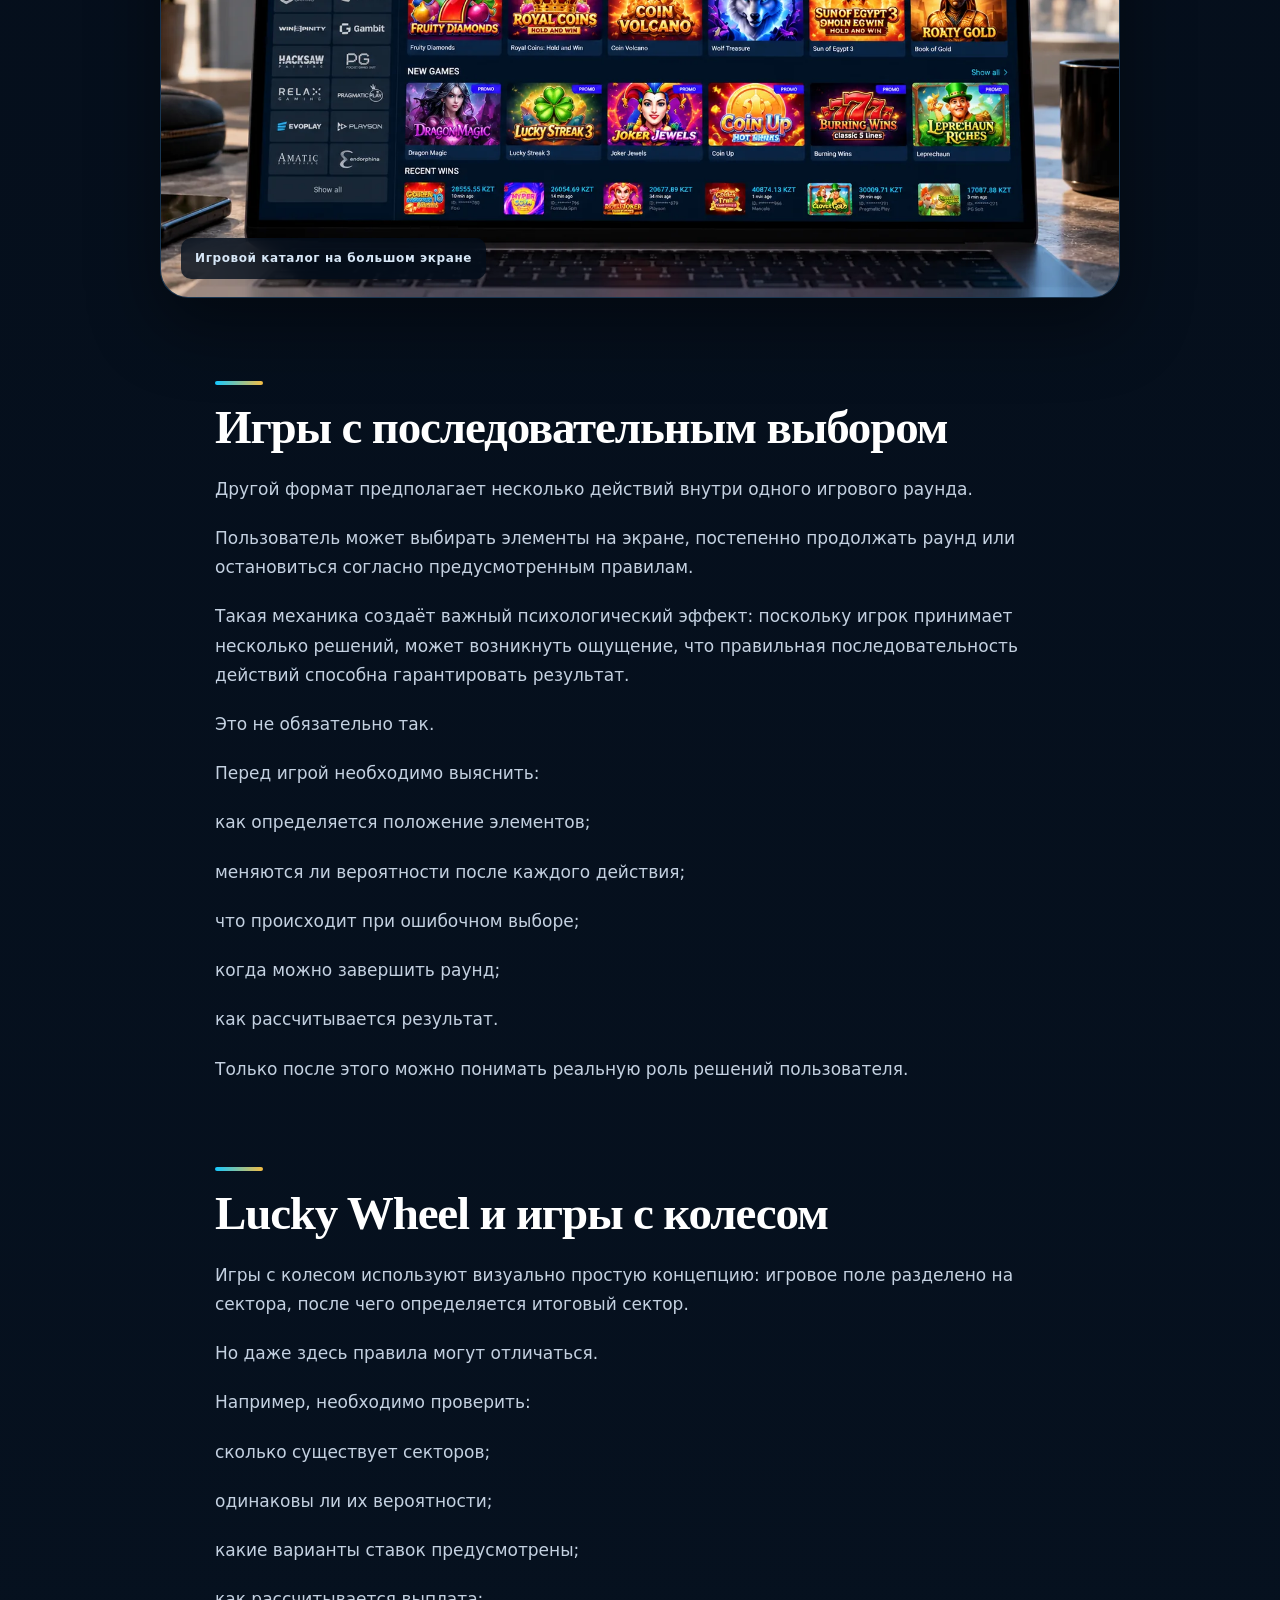
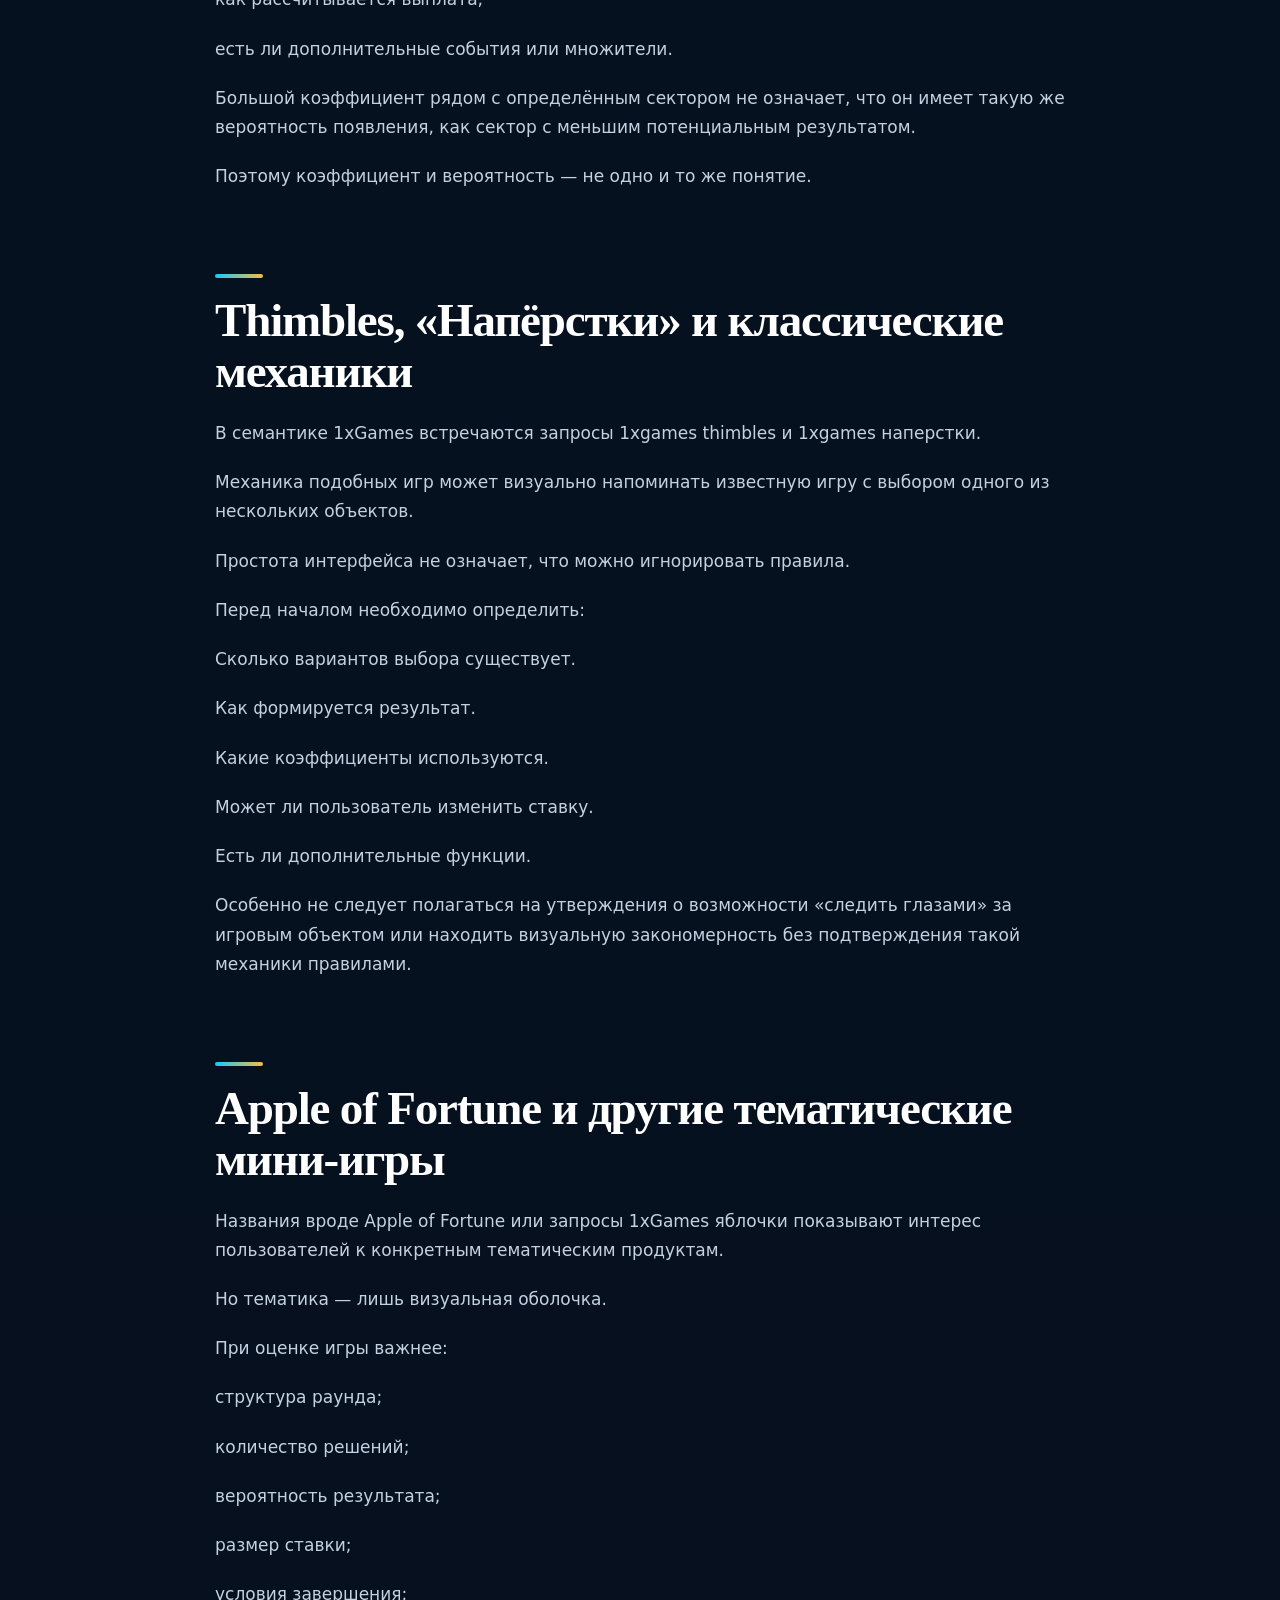
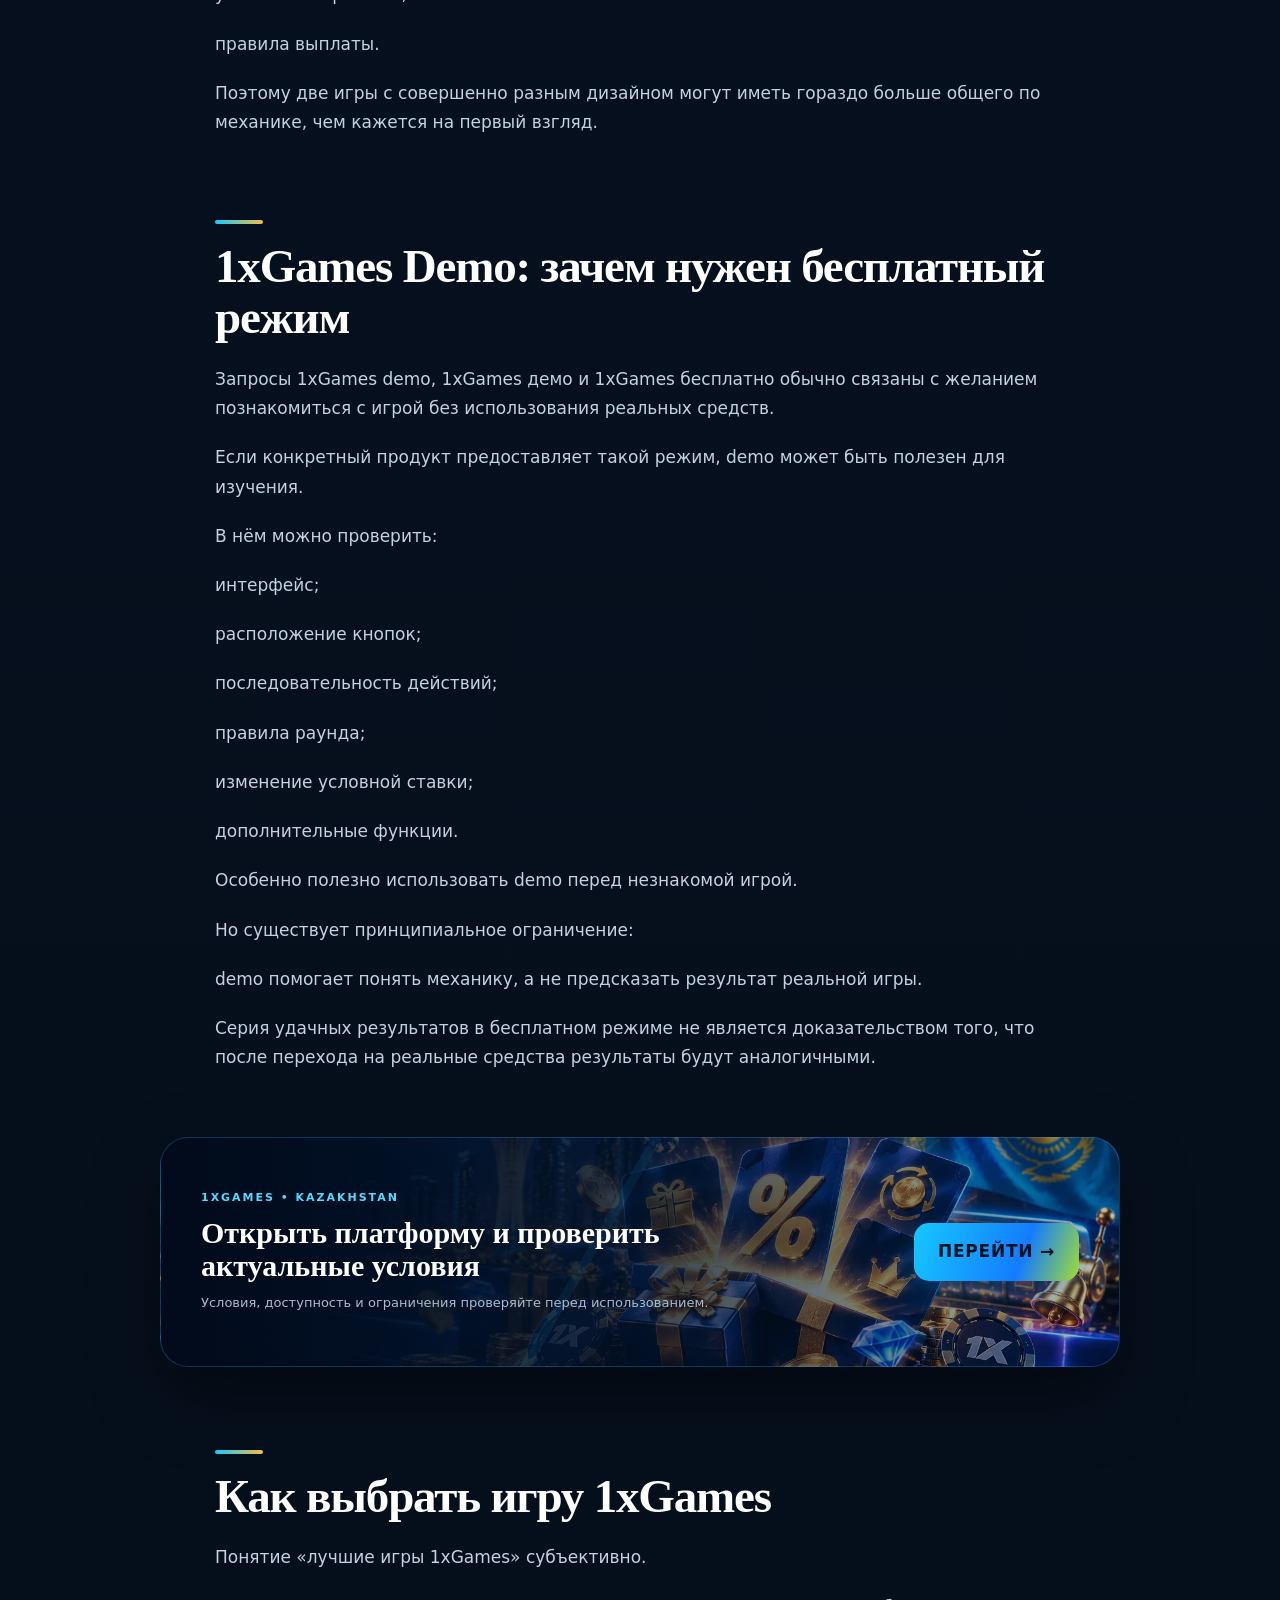
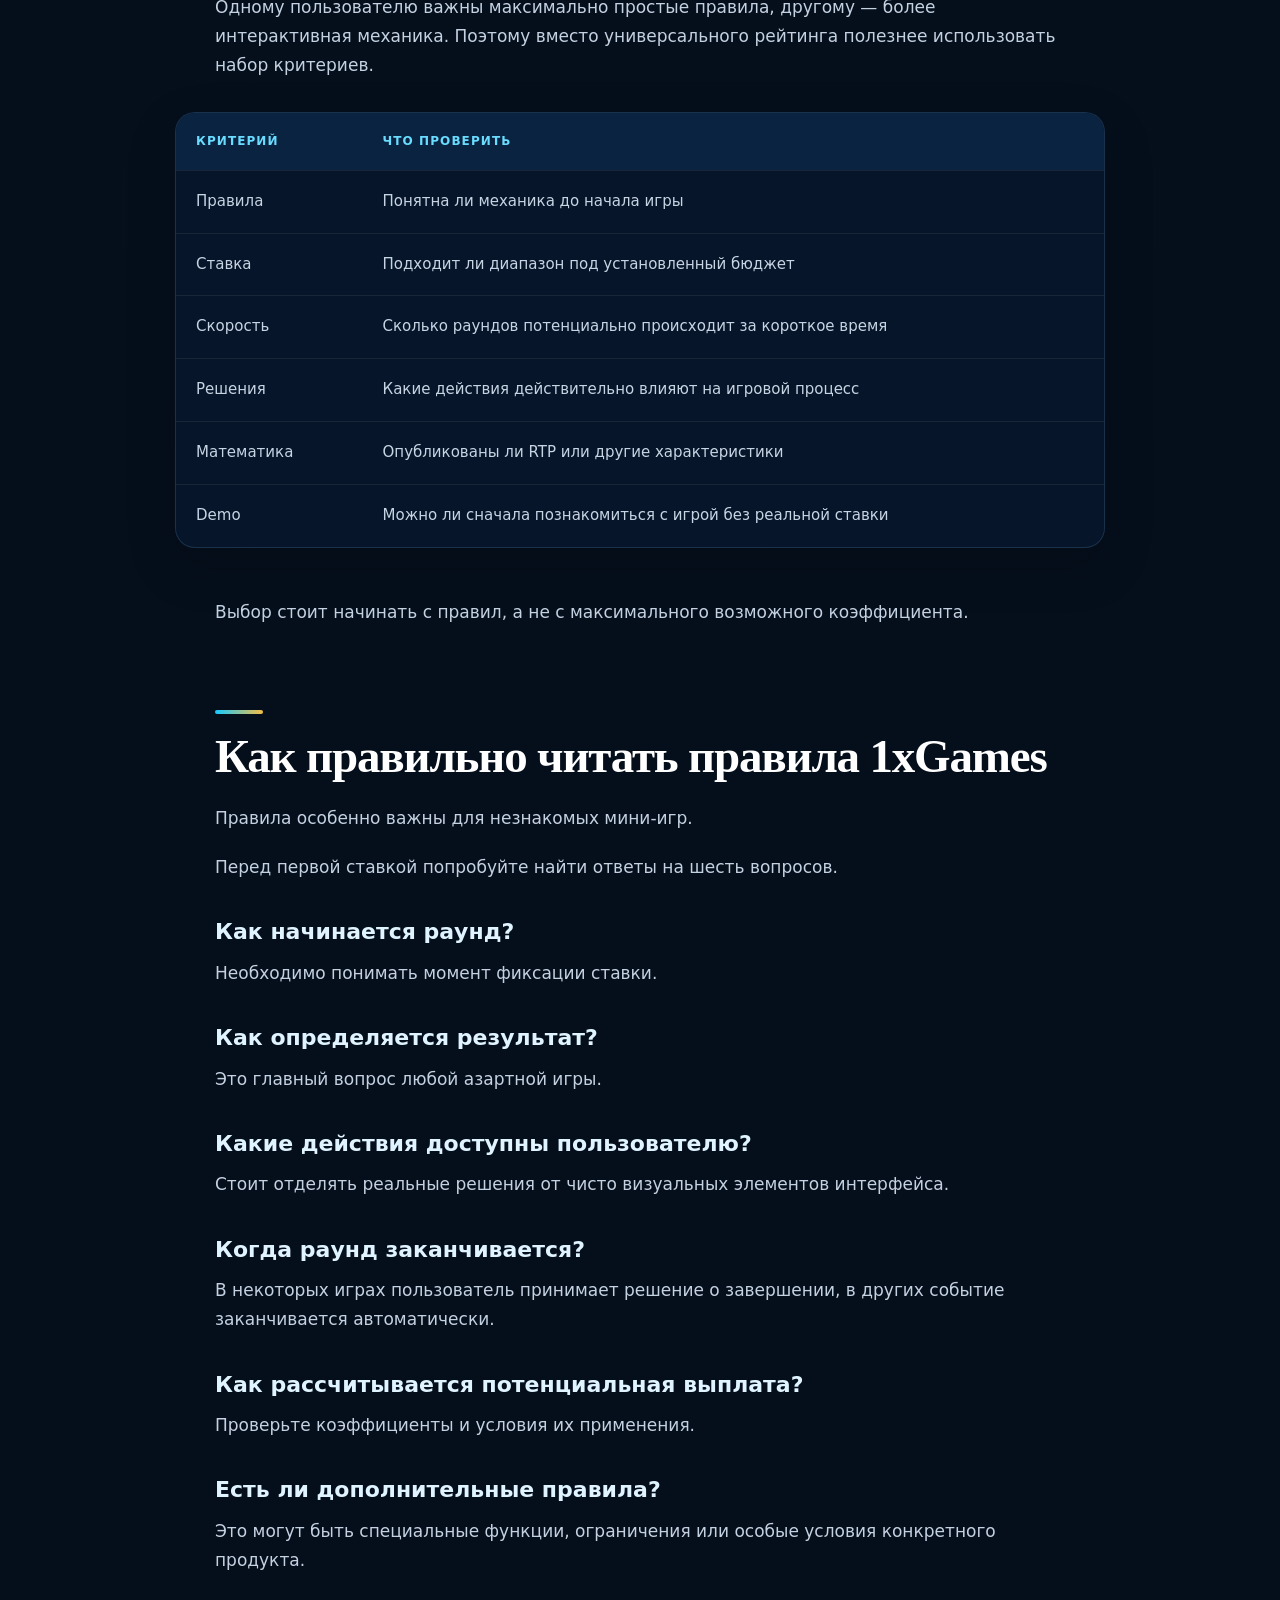
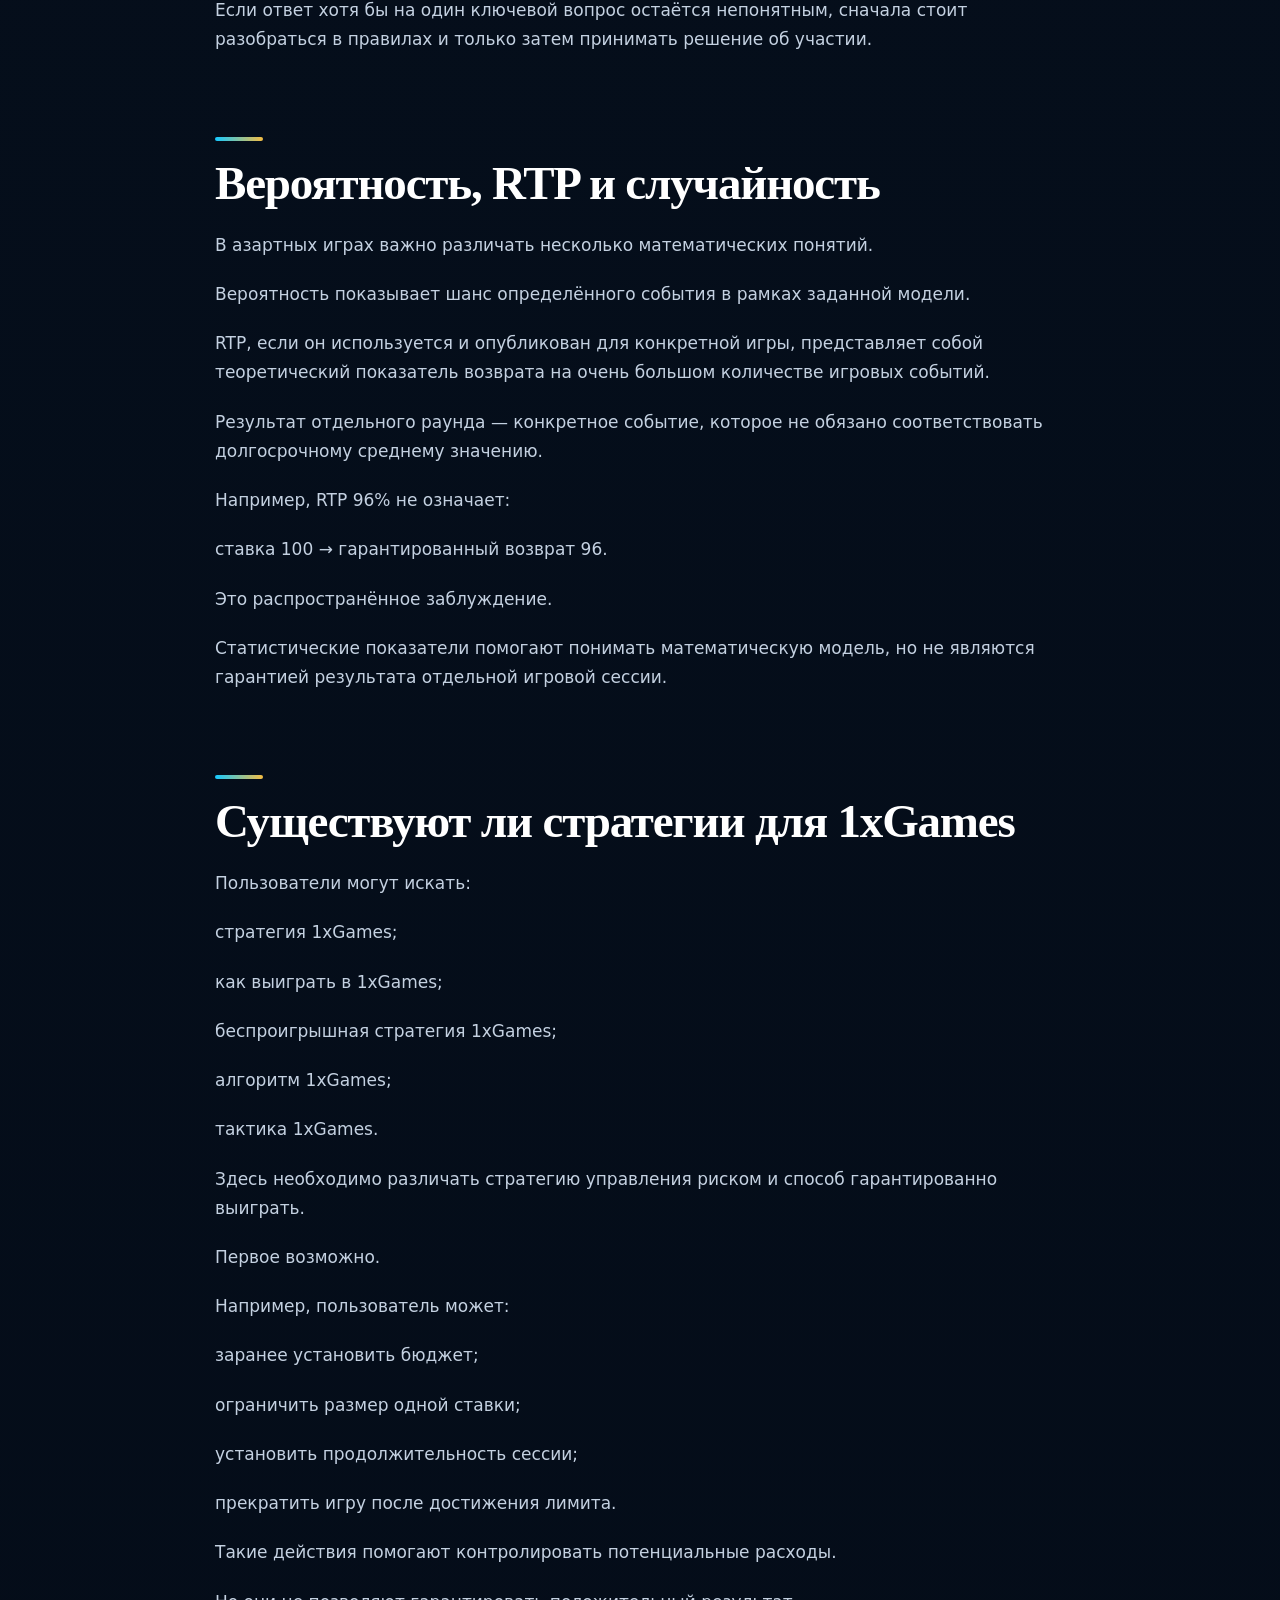
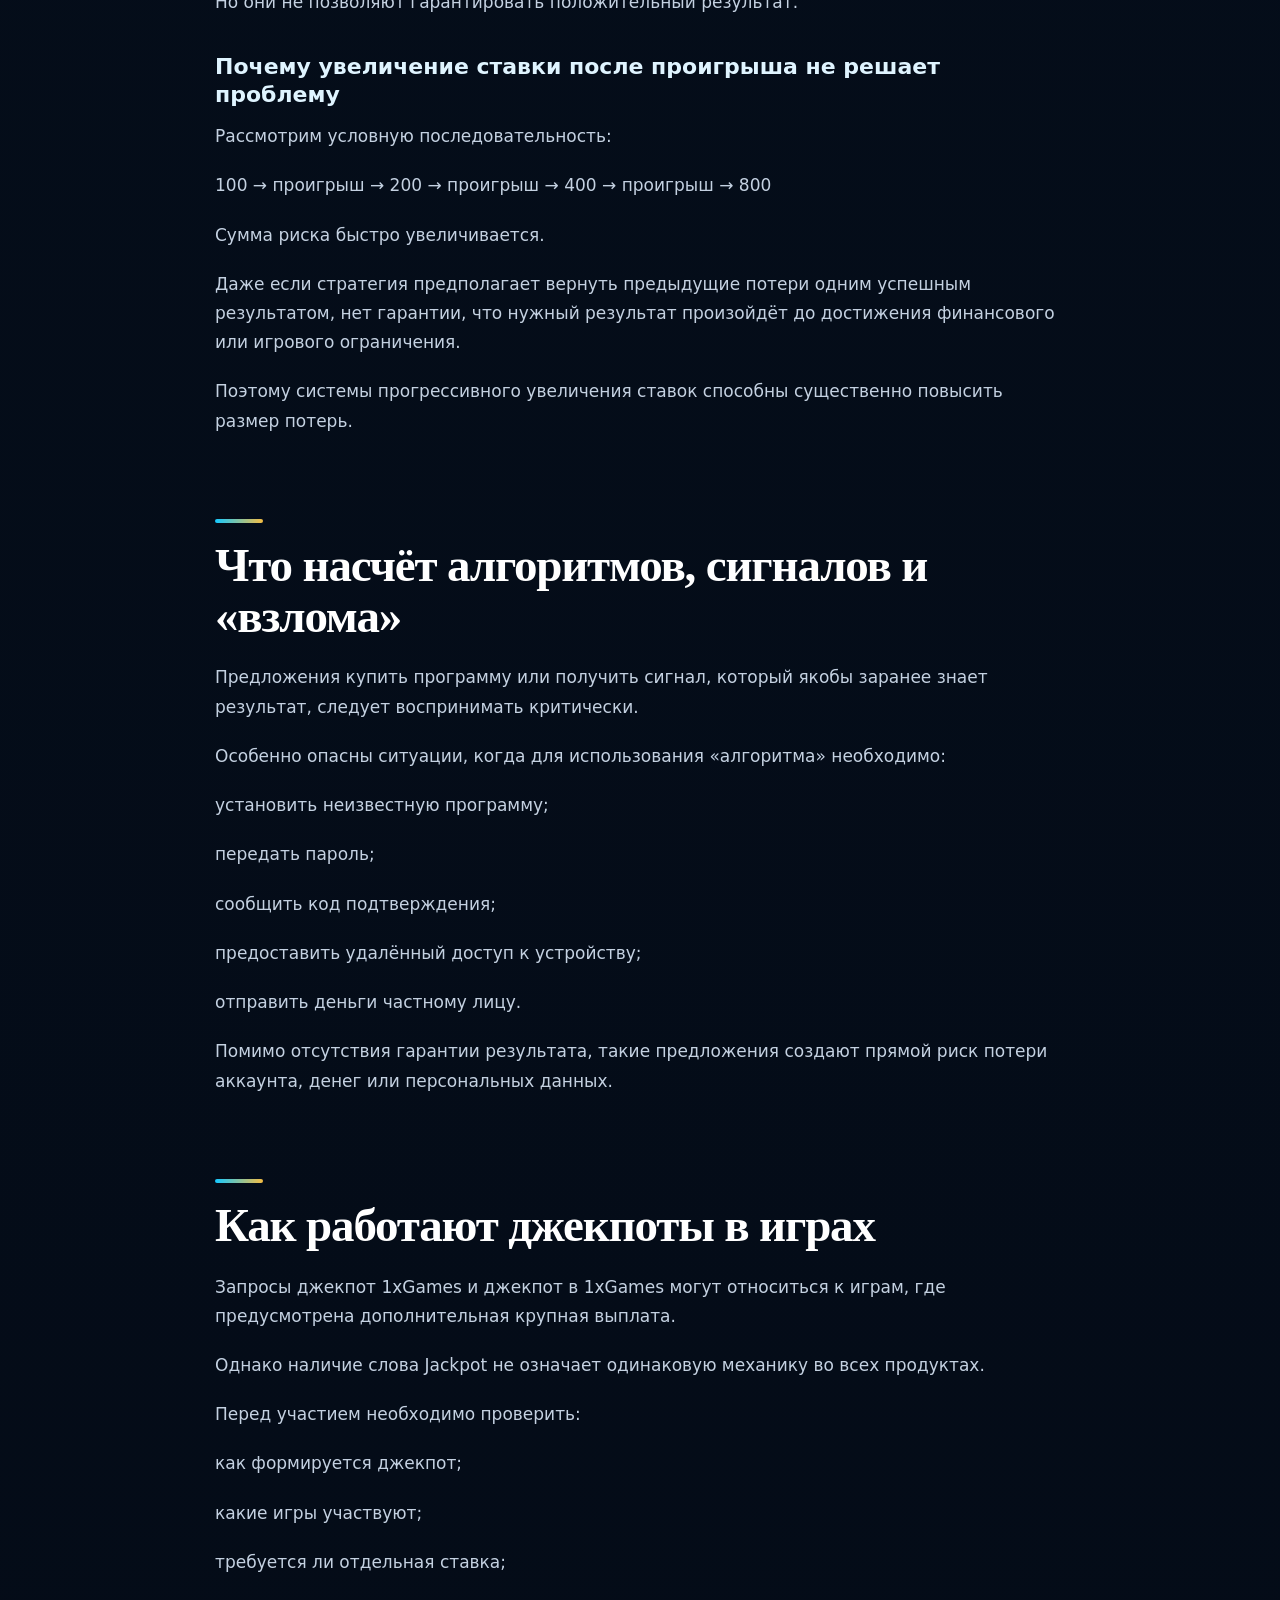
<file: games/index.html>
<!doctype html><html lang="ru"><head><meta charset="utf-8"><meta name="viewport" content="width=device-width,initial-scale=1"><title>Игры 1xGames — правила, demo и виды онлайн-игр</title><meta name="description" content="Обзор игр 1xGames: crash, мини-игры, demo и другие игровые механики. Разбираем правила, выбор игры, вероятность и безопасный подход к ставкам."><link rel="canonical" href="https://thegunsandroses.com/games/"><meta name="robots" content="index,follow"><meta name="google-site-verification" content="P_tBZTkmZBPvhhTVpAWwyuTfqRqusBLi5eSHK2BmX5U" /><meta property="og:title" content="Игры 1xGames — правила, demo и виды онлайн-игр"><meta property="og:description" content="Обзор игр 1xGames: crash, мини-игры, demo и другие игровые механики. Разбираем правила, выбор игры, вероятность и безопасный подход к ставкам."><meta property="og:url" content="https://thegunsandroses.com/games/"><meta property="og:type" content="article"><link rel="icon" href="/assets/img/favicon.webp" type="image/webp"><link rel="stylesheet" href="/assets/css/site.css?v=6"></head><body class="route-games">
<header class="mast"><a class="brand" href="/"><img src="/assets/img/logo.webp" alt="1xCasino Kazakhstan"></a><nav class="desk-nav"><a href="/games/">Игры</a><a href="/download/">Скачать</a><a href="/bonuses/">Бонусы</a><a href="/payments/">Платежи</a></nav><div class="head-actions"><a class="lang" href="/kz/games/">ҚАЗ</a><a class="head-cta" href="/go/">1XGAMES ↗</a></div></header>
<main><section class="hero"><div class="hero-copy"><div class="eyebrow">THEGUNSANDROSES.COM • 1XGAMES KAZAKHSTAN</div><h1>Игры 1xGames: виды, правила и особенности игровых механик</h1><p>Обзор игр 1xGames: crash, мини-игры, demo и другие игровые механики. Разбираем правила, выбор игры, вероятность и безопасный подход к ставкам.</p><a class="hero-btn" href="/go/">ОТКРЫТЬ 1XGAMES <span>↗</span></a></div><div class="hero-art" aria-hidden="true"><div class="grid-card"><span>1X</span><b>GAMES • MOBILE • KZ</b><em>18+</em></div></div></section>
<article class="content-shell"><p>Игры 1xGames могут существенно отличаться друг от друга по механике, продолжительности раунда и действиям, которые доступны пользователю. В одном случае результат связан с изменением коэффициента, в другом необходимо сделать выбор на игровом поле, а в третьем основная механика построена вокруг случайного результата короткого раунда.</p><p>Поэтому вопрос «как играть в 1xGames» не имеет одного универсального ответа. 1xGames — это не одна игра с единым набором правил, а направление, внутри которого могут находиться разные игровые продукты.</p><p>Перед использованием конкретной игры важно разобраться, как определяется результат, какие действия доступны пользователю и какой финансовый риск связан с каждым раундом.</p><aside class="ref-panel first-offer"><div><span class="ref-label">1XGAMES • БОНУС • KAZAKHSTAN</span><strong>Перейти в 1xGames и получить лучший бонус в Казахстане</strong><small>Проверьте актуальный размер бонуса, wagering и условия предложения перед активацией.</small></div><a class="action-btn" href="/go/">ПОЛУЧИТЬ БОНУС →</a></aside><nav class="toc"><div class="toc-kicker">НА ЭТОЙ СТРАНИЦЕ</div><ol><li><a href="#что-представляют-собой-игры-1xgames">Что представляют собой игры 1xGames</a></li><li><a href="#какие-виды-игр-можно-встретить-в-1xgames">Какие виды игр можно встретить в 1xGames</a></li><li><a href="#как-работают-crash-игры">Как работают Crash-игры</a></li><li><a href="#почему-история-crash-раундов-может-вводить-в-заблуждение">Почему история Crash-раундов может вводить в заблуждение</a></li><li><a href="#игры-с-последовательным-выбором">Игры с последовательным выбором</a></li><li><a href="#lucky-wheel-и-игры-с-колесом">Lucky Wheel и игры с колесом</a></li><li><a href="#thimbles-напёрстки-и-классические-механики">Thimbles, «Напёрстки» и классические механики</a></li><li><a href="#apple-of-fortune-и-другие-тематические-мини-игры">Apple of Fortune и другие тематические мини-игры</a></li><li><a href="#1xgames-demo-зачем-нужен-бесплатный-режим">1xGames Demo: зачем нужен бесплатный режим</a></li><li><a href="#как-выбрать-игру-1xgames">Как выбрать игру 1xGames</a></li><li><a href="#как-правильно-читать-правила-1xgames">Как правильно читать правила 1xGames</a></li><li><a href="#вероятность-rtp-и-случайность">Вероятность, RTP и случайность</a></li><li><a href="#существуют-ли-стратегии-для-1xgames">Существуют ли стратегии для 1xGames</a></li><li><a href="#что-насчёт-алгоритмов-сигналов-и-взлома">Что насчёт алгоритмов, сигналов и «взлома»</a></li><li><a href="#как-работают-джекпоты-в-играх">Как работают джекпоты в играх</a></li><li><a href="#безопасность-при-выборе-игр">Безопасность при выборе игр</a></li><li><a href="#игры-1xgames-и-регулирование-в-казахстане">Игры 1xGames и регулирование в Казахстане</a></li><li><a href="#ответственная-игра-контролируйте-не-результат-а-риск">Ответственная игра: контролируйте не результат, а риск</a></li></ol></nav><aside class="ref-panel"><div><span class="ref-label">1XGAMES • KAZAKHSTAN</span><strong>Открыть платформу и проверить актуальные условия</strong><small>Условия, доступность и ограничения проверяйте перед использованием.</small></div><a class="action-btn" href="/go/">ПЕРЕЙТИ →</a></aside><h2 id="что-представляют-собой-игры-1xgames">Что представляют собой игры 1xGames</h2><p>Под названием 1xGames могут объединяться разные онлайн-игры с относительно короткими раундами и собственными правилами.</p><p>В зависимости от конкретного продукта пользователь может:</p><p>выбирать размер ставки;</p><p>выбирать определённый вариант результата;</p><p>принимать решение во время раунда;</p><p>завершать участие на определённом этапе;</p><p>получать результат автоматически после окончания игрового события.</p><p>Наличие действий со стороны игрока не означает, что результат полностью зависит от его навыка.</p><p>Это особенно важно учитывать в играх, где интерфейс создаёт ощущение активного контроля.</p><p>Для каждого продукта необходимо отдельно определить:</p><p>что зависит от пользователя → что определяется правилами игры → что связано со случайностью.</p><figure class="editorial-image wide"><img src="/assets/img/games.webp" alt="Каталог игр 1xGames" loading="lazy"><figcaption class="image-note">Игровые категории и механики</figcaption></figure><h2 id="какие-виды-игр-можно-встретить-в-1xgames">Какие виды игр можно встретить в 1xGames</h2><p>Каталог может меняться, поэтому актуальное наличие конкретного продукта необходимо проверять непосредственно на платформе.</p><p>Однако по механике игры можно условно разделить на несколько категорий.</p><div class="table-wrap"><table><tr><th>Категория</th><th>Как обычно устроен игровой процесс</th></tr><tr><td>Crash</td><td>Коэффициент изменяется во время короткого раунда</td></tr><tr><td>Игры с выбором</td><td>Пользователь последовательно выбирает элементы или действия</td></tr><tr><td>Колесо</td><td>Результат связан с определённым сектором</td></tr><tr><td>Классические мини-игры</td><td>Простые механики с короткими раундами</td></tr><tr><td>Jackpot-игры</td><td>Могут содержать дополнительную джекпот-механику</td></tr></table></div><p>Условная классификация помогает ориентироваться в каталоге, но не заменяет правила конкретного продукта.</p><p>Две игры из категории Crash тоже могут отличаться по параметрам и дополнительным функциям.</p><h2 id="как-работают-crash-игры">Как работают Crash-игры</h2><p>Crash — один из наиболее узнаваемых форматов современных быстрых игр.</p><p>В типичной механике раунд начинается с определённого значения, после чего коэффициент изменяется. В некоторый момент раунд завершается.</p><p>Задача пользователя зависит от правил конкретной игры, но часто ему необходимо принять решение до момента завершения раунда.</p><p>Упрощённая схема может выглядеть так:</p><p>ставка → начало раунда → изменение коэффициента → решение пользователя → завершение раунда.</p><p>Главная ошибка — считать предыдущие коэффициенты надёжным способом определить следующий.</p><p>Например:</p><p>1.20x → 1.08x → 1.35x → 1.11x → ?</p><p>Из этой последовательности нельзя сделать вывод, что следующий раунд обязательно должен показать высокий коэффициент.</p><p>Предыдущие результаты сами по себе не создают гарантии будущего исхода.</p><h2 id="почему-история-crash-раундов-может-вводить-в-заблуждение">Почему история Crash-раундов может вводить в заблуждение</h2><p>Человеческий мозг склонен искать закономерности даже в случайных последовательностях.</p><p>После нескольких низких результатов может появиться ощущение:</p><p>«теперь должен быть высокий».</p><p>После нескольких высоких:</p><p>«ещё один наверняка будет таким же».</p><p>Оба вывода требуют математического подтверждения, которого одна история предыдущих раундов не предоставляет.</p><p>Поэтому историю результатов лучше использовать как информацию о прошедших событиях, а не как прогноз будущих.</p><figure class="editorial-image wide"><img src="/assets/img/lobby.webp" alt="Интерфейс игровой платформы" loading="lazy"><figcaption class="image-note">Игровой каталог на большом экране</figcaption></figure><h2 id="игры-с-последовательным-выбором">Игры с последовательным выбором</h2><p>Другой формат предполагает несколько действий внутри одного игрового раунда.</p><p>Пользователь может выбирать элементы на экране, постепенно продолжать раунд или остановиться согласно предусмотренным правилам.</p><p>Такая механика создаёт важный психологический эффект: поскольку игрок принимает несколько решений, может возникнуть ощущение, что правильная последовательность действий способна гарантировать результат.</p><p>Это не обязательно так.</p><p>Перед игрой необходимо выяснить:</p><p>как определяется положение элементов;</p><p>меняются ли вероятности после каждого действия;</p><p>что происходит при ошибочном выборе;</p><p>когда можно завершить раунд;</p><p>как рассчитывается результат.</p><p>Только после этого можно понимать реальную роль решений пользователя.</p><h2 id="lucky-wheel-и-игры-с-колесом">Lucky Wheel и игры с колесом</h2><p>Игры с колесом используют визуально простую концепцию: игровое поле разделено на сектора, после чего определяется итоговый сектор.</p><p>Но даже здесь правила могут отличаться.</p><p>Например, необходимо проверить:</p><p>сколько существует секторов;</p><p>одинаковы ли их вероятности;</p><p>какие варианты ставок предусмотрены;</p><p>как рассчитывается выплата;</p><p>есть ли дополнительные события или множители.</p><p>Большой коэффициент рядом с определённым сектором не означает, что он имеет такую же вероятность появления, как сектор с меньшим потенциальным результатом.</p><p>Поэтому коэффициент и вероятность — не одно и то же понятие.</p><h2 id="thimbles-напёрстки-и-классические-механики">Thimbles, «Напёрстки» и классические механики</h2><p>В семантике 1xGames встречаются запросы 1xgames thimbles и 1xgames наперстки.</p><p>Механика подобных игр может визуально напоминать известную игру с выбором одного из нескольких объектов.</p><p>Простота интерфейса не означает, что можно игнорировать правила.</p><p>Перед началом необходимо определить:</p><p>Сколько вариантов выбора существует.</p><p>Как формируется результат.</p><p>Какие коэффициенты используются.</p><p>Может ли пользователь изменить ставку.</p><p>Есть ли дополнительные функции.</p><p>Особенно не следует полагаться на утверждения о возможности «следить глазами» за игровым объектом или находить визуальную закономерность без подтверждения такой механики правилами.</p><h2 id="apple-of-fortune-и-другие-тематические-мини-игры">Apple of Fortune и другие тематические мини-игры</h2><p>Названия вроде Apple of Fortune или запросы 1xGames яблочки показывают интерес пользователей к конкретным тематическим продуктам.</p><p>Но тематика — лишь визуальная оболочка.</p><p>При оценке игры важнее:</p><p>структура раунда;</p><p>количество решений;</p><p>вероятность результата;</p><p>размер ставки;</p><p>условия завершения;</p><p>правила выплаты.</p><p>Поэтому две игры с совершенно разным дизайном могут иметь гораздо больше общего по механике, чем кажется на первый взгляд.</p><h2 id="1xgames-demo-зачем-нужен-бесплатный-режим">1xGames Demo: зачем нужен бесплатный режим</h2><p>Запросы 1xGames demo, 1xGames демо и 1xGames бесплатно обычно связаны с желанием познакомиться с игрой без использования реальных средств.</p><p>Если конкретный продукт предоставляет такой режим, demo может быть полезен для изучения.</p><p>В нём можно проверить:</p><p>интерфейс;</p><p>расположение кнопок;</p><p>последовательность действий;</p><p>правила раунда;</p><p>изменение условной ставки;</p><p>дополнительные функции.</p><p>Особенно полезно использовать demo перед незнакомой игрой.</p><p>Но существует принципиальное ограничение:</p><p>demo помогает понять механику, а не предсказать результат реальной игры.</p><p>Серия удачных результатов в бесплатном режиме не является доказательством того, что после перехода на реальные средства результаты будут аналогичными.</p><aside class="ref-panel"><div><span class="ref-label">1XGAMES • KAZAKHSTAN</span><strong>Открыть платформу и проверить актуальные условия</strong><small>Условия, доступность и ограничения проверяйте перед использованием.</small></div><a class="action-btn" href="/go/">ПЕРЕЙТИ →</a></aside><h2 id="как-выбрать-игру-1xgames">Как выбрать игру 1xGames</h2><p>Понятие «лучшие игры 1xGames» субъективно.</p><p>Одному пользователю важны максимально простые правила, другому — более интерактивная механика. Поэтому вместо универсального рейтинга полезнее использовать набор критериев.</p><div class="table-wrap"><table><tr><th>Критерий</th><th>Что проверить</th></tr><tr><td>Правила</td><td>Понятна ли механика до начала игры</td></tr><tr><td>Ставка</td><td>Подходит ли диапазон под установленный бюджет</td></tr><tr><td>Скорость</td><td>Сколько раундов потенциально происходит за короткое время</td></tr><tr><td>Решения</td><td>Какие действия действительно влияют на игровой процесс</td></tr><tr><td>Математика</td><td>Опубликованы ли RTP или другие характеристики</td></tr><tr><td>Demo</td><td>Можно ли сначала познакомиться с игрой без реальной ставки</td></tr></table></div><p>Выбор стоит начинать с правил, а не с максимального возможного коэффициента.</p><h2 id="как-правильно-читать-правила-1xgames">Как правильно читать правила 1xGames</h2><p>Правила особенно важны для незнакомых мини-игр.</p><p>Перед первой ставкой попробуйте найти ответы на шесть вопросов.</p><h3>Как начинается раунд?</h3><p>Необходимо понимать момент фиксации ставки.</p><h3>Как определяется результат?</h3><p>Это главный вопрос любой азартной игры.</p><h3>Какие действия доступны пользователю?</h3><p>Стоит отделять реальные решения от чисто визуальных элементов интерфейса.</p><h3>Когда раунд заканчивается?</h3><p>В некоторых играх пользователь принимает решение о завершении, в других событие заканчивается автоматически.</p><h3>Как рассчитывается потенциальная выплата?</h3><p>Проверьте коэффициенты и условия их применения.</p><h3>Есть ли дополнительные правила?</h3><p>Это могут быть специальные функции, ограничения или особые условия конкретного продукта.</p><p>Если ответ хотя бы на один ключевой вопрос остаётся непонятным, сначала стоит разобраться в правилах и только затем принимать решение об участии.</p><h2 id="вероятность-rtp-и-случайность">Вероятность, RTP и случайность</h2><p>В азартных играх важно различать несколько математических понятий.</p><p>Вероятность показывает шанс определённого события в рамках заданной модели.</p><p>RTP, если он используется и опубликован для конкретной игры, представляет собой теоретический показатель возврата на очень большом количестве игровых событий.</p><p>Результат отдельного раунда — конкретное событие, которое не обязано соответствовать долгосрочному среднему значению.</p><p>Например, RTP 96% не означает:</p><p>ставка 100 → гарантированный возврат 96.</p><p>Это распространённое заблуждение.</p><p>Статистические показатели помогают понимать математическую модель, но не являются гарантией результата отдельной игровой сессии.</p><h2 id="существуют-ли-стратегии-для-1xgames">Существуют ли стратегии для 1xGames</h2><p>Пользователи могут искать:</p><p>стратегия 1xGames;</p><p>как выиграть в 1xGames;</p><p>беспроигрышная стратегия 1xGames;</p><p>алгоритм 1xGames;</p><p>тактика 1xGames.</p><p>Здесь необходимо различать стратегию управления риском и способ гарантированно выиграть.</p><p>Первое возможно.</p><p>Например, пользователь может:</p><p>заранее установить бюджет;</p><p>ограничить размер одной ставки;</p><p>установить продолжительность сессии;</p><p>прекратить игру после достижения лимита.</p><p>Такие действия помогают контролировать потенциальные расходы.</p><p>Но они не позволяют гарантировать положительный результат.</p><h3>Почему увеличение ставки после проигрыша не решает проблему</h3><p>Рассмотрим условную последовательность:</p><p>100 → проигрыш → 200 → проигрыш → 400 → проигрыш → 800</p><p>Сумма риска быстро увеличивается.</p><p>Даже если стратегия предполагает вернуть предыдущие потери одним успешным результатом, нет гарантии, что нужный результат произойдёт до достижения финансового или игрового ограничения.</p><p>Поэтому системы прогрессивного увеличения ставок способны существенно повысить размер потерь.</p><h2 id="что-насчёт-алгоритмов-сигналов-и-взлома">Что насчёт алгоритмов, сигналов и «взлома»</h2><p>Предложения купить программу или получить сигнал, который якобы заранее знает результат, следует воспринимать критически.</p><p>Особенно опасны ситуации, когда для использования «алгоритма» необходимо:</p><p>установить неизвестную программу;</p><p>передать пароль;</p><p>сообщить код подтверждения;</p><p>предоставить удалённый доступ к устройству;</p><p>отправить деньги частному лицу.</p><p>Помимо отсутствия гарантии результата, такие предложения создают прямой риск потери аккаунта, денег или персональных данных.</p><h2 id="как-работают-джекпоты-в-играх">Как работают джекпоты в играх</h2><p>Запросы джекпот 1xGames и джекпот в 1xGames могут относиться к играм, где предусмотрена дополнительная крупная выплата.</p><p>Однако наличие слова Jackpot не означает одинаковую механику во всех продуктах.</p><p>Перед участием необходимо проверить:</p><p>как формируется джекпот;</p><p>какие игры участвуют;</p><p>требуется ли отдельная ставка;</p><p>существуют ли минимальные условия;</p><p>каким образом определяется победитель;</p><p>каковы правила выплаты.</p><p>Вероятность джекпота нельзя оценивать только по размеру отображаемой суммы.</p><p>Чем выше потенциальная выплата, тем важнее изучить точные правила её получения.</p><h2 id="безопасность-при-выборе-игр">Безопасность при выборе игр</h2><p>Для безопасного использования игровых продуктов необходимо обращать внимание не только на правила ставки, но и на источник самой игры.</p><p>Не следует использовать сторонние программы, которые обещают:</p><p>показать будущий результат;</p><p>изменить коэффициент;</p><p>автоматически определить выигрышный момент;</p><p>предоставить «секретный режим»;</p><p>гарантировать джекпот.</p><p>Также нельзя передавать другим людям данные аккаунта для того, чтобы они «играли по стратегии» от имени пользователя.</p><p>Если игра или её правила вызывают сомнения, лучше отказаться от ставки до получения необходимой информации.</p><h2 id="игры-1xgames-и-регулирование-в-казахстане">Игры 1xGames и регулирование в Казахстане</h2><p>Азартные игры в Казахстане регулируются законодательством Республики Казахстан. Правила могут устанавливать требования и ограничения как для организаторов, так и для пользователей.</p><p>Поэтому наличие конкретной игры в интернете не означает автоматически, что участие в ней разрешено каждому пользователю из Казахстана.</p><p>Перед использованием необходимо учитывать:</p><p>действующее законодательство;</p><p>возрастные требования;</p><p>правовой статус оператора;</p><p>правила конкретной платформы;</p><p>применимые ограничения для онлайн-игр.</p><p>Техническая доступность игры и юридическое право участвовать в ней — разные понятия.</p><p>Не следует использовать VPN или другие технические инструменты для обхода правовых либо установленных оператором ограничений.</p><h2 id="ответственная-игра-контролируйте-не-результат-а-риск">Ответственная игра: контролируйте не результат, а риск</h2><p>Невозможно заранее установить результат следующего игрового раунда. Зато пользователь может контролировать собственные решения.</p><p>До начала игры стоит определить:</p><p>бюджет → размер ставки → продолжительность сессии → условие остановки.</p><p>После достижения финансового лимита нельзя увеличивать бюджет ради попытки вернуть проигрыш.</p><p>Для ставок не следует использовать:</p><p>кредитные средства;</p><p>деньги, взятые в долг;</p><p>средства на аренду и коммунальные платежи;</p><p>деньги на питание;</p><p>накопления на обязательные расходы.</p><p>Важно контролировать и скорость игры. Даже небольшая ставка может привести к значительным расходам, если раунды происходят очень быстро и их количество не отслеживается.</p><p>Если пользователь замечает, что постоянно увеличивает ставки после проигрышей, превышает бюджет или не может самостоятельно прекратить сессию, следует остановить игровую активность и рассмотреть доступные средства самоограничения.</p><div class="faq-grid"><details><summary>Что такое игры 1xGames?</summary><div class="faq-answer"><p>1xGames объединяет различные игровые продукты с собственными механиками, правилами и форматами раундов. Поэтому универсальных правил для всех игр не существует.</p></div></details><details><summary>Как играть в 1xGames?</summary><div class="faq-answer"><p>Сначала необходимо выбрать конкретную игру и изучить её правила. Способ ставки, действия пользователя и определение результата зависят от выбранного продукта.</p></div></details><details><summary>Какие игры есть в 1xGames?</summary><div class="faq-answer"><p>Каталог может включать crash-механики, игры с выбором, колесо, различные мини-игры и другие форматы. Актуальный ассортимент необходимо проверять непосредственно на платформе.</p></div></details><details><summary>Можно ли играть в 1xGames бесплатно?</summary><div class="faq-answer"><p>Если конкретный продукт поддерживает demo-режим, его можно использовать для знакомства с интерфейсом и правилами без реальной ставки.</p></div></details><details><summary>Что такое 1xGames Crash?</summary><div class="faq-answer"><p>Crash — формат, в котором игровой раунд обычно связан с изменяющимся коэффициентом и определённым моментом завершения. Точные правила необходимо проверять в конкретной игре.</p></div></details><details><summary>Можно ли предсказать следующий коэффициент в Crash?</summary><div class="faq-answer"><p>История предыдущих коэффициентов сама по себе не позволяет надёжно определить результат следующего раунда. Утверждения о гарантированном прогнозировании необходимо оценивать критически.</p></div></details><details><summary>Какая игра 1xGames самая лучшая?</summary><div class="faq-answer"><p>Универсальной «лучшей» игры нет. Сравнивать продукты полезнее по понятности правил, диапазону ставок, скорости раундов, математическим характеристикам и наличию demo-режима.</p></div></details><details><summary>Есть ли беспроигрышная стратегия для 1xGames?</summary><div class="faq-answer"><p>Нет стратегии, которая гарантировала бы положительный результат азартной игры. Управление бюджетом помогает контролировать риск, но не обеспечивает выигрыш.</p></div></details><details><summary>Можно ли взломать алгоритм 1xGames?</summary><div class="faq-answer"><p>Предложения программ, сигналов или «взломанных» приложений, обещающих заранее знать результат, следует воспринимать как серьёзный риск. Не устанавливайте неизвестное ПО и не передавайте данные аккаунта третьим лицам.</p></div></details><details><summary>Что нужно проверить перед игрой в Казахстане?</summary><div class="faq-answer"><p>Необходимо учитывать действующее законодательство Казахстана, возрастные ограничения, статус оператора и правила конкретной игры. Техническая доступность продукта не является подтверждением права на участие.</p></div></details></div><aside class="ref-panel"><div><span class="ref-label">1XGAMES • KAZAKHSTAN</span><strong>Открыть платформу и проверить актуальные условия</strong><small>Условия, доступность и ограничения проверяйте перед использованием.</small></div><a class="action-btn" href="/go/">ПЕРЕЙТИ →</a></aside></article></main>
<footer><div class="foot-brand">1X GAMES <span>/ KZ</span></div><div class="foot-links"><a href="/responsible-gaming/">Ответственная игра</a><a href="/privacy-policy/">Privacy</a><a href="/terms/">Terms</a></div><p>18+ • Информационный сайт. Азартные игры связаны с финансовым риском.</p></footer><script src="/assets/js/site.js" defer></script></body></html>
</file>
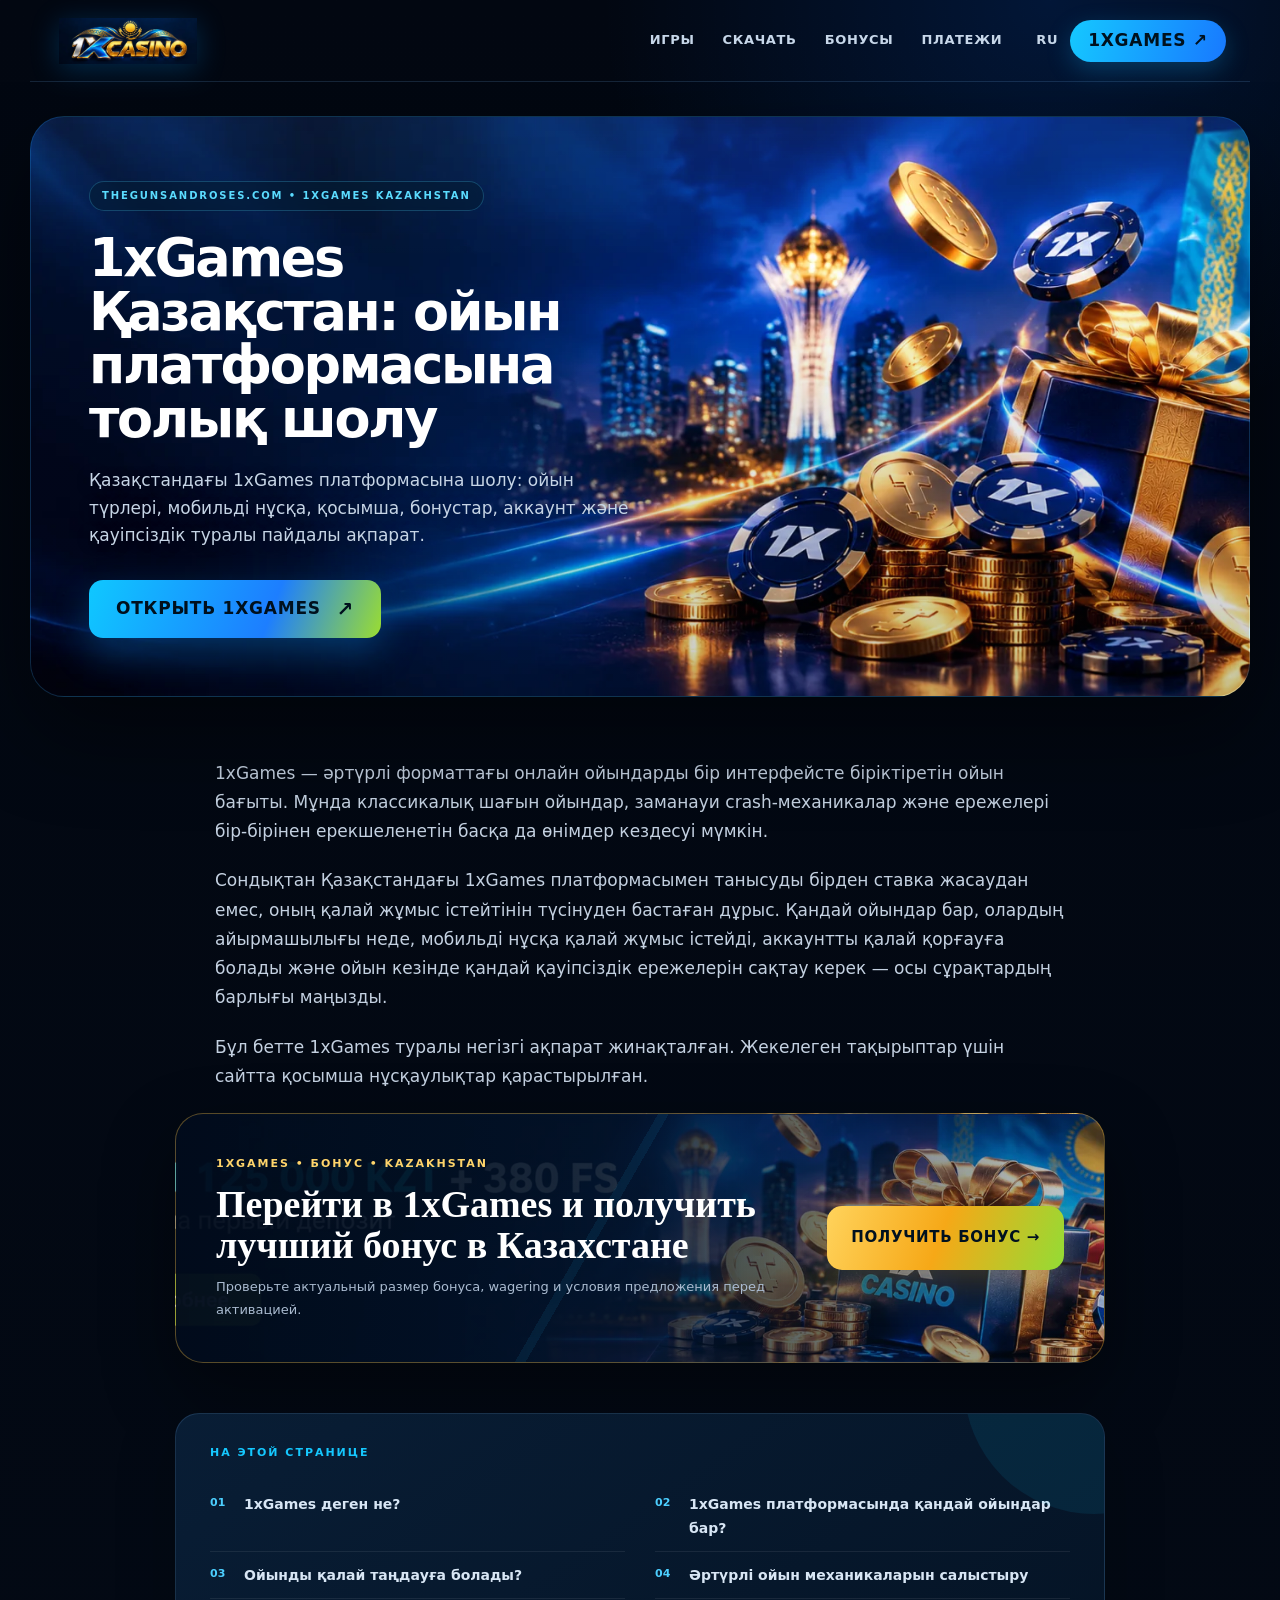
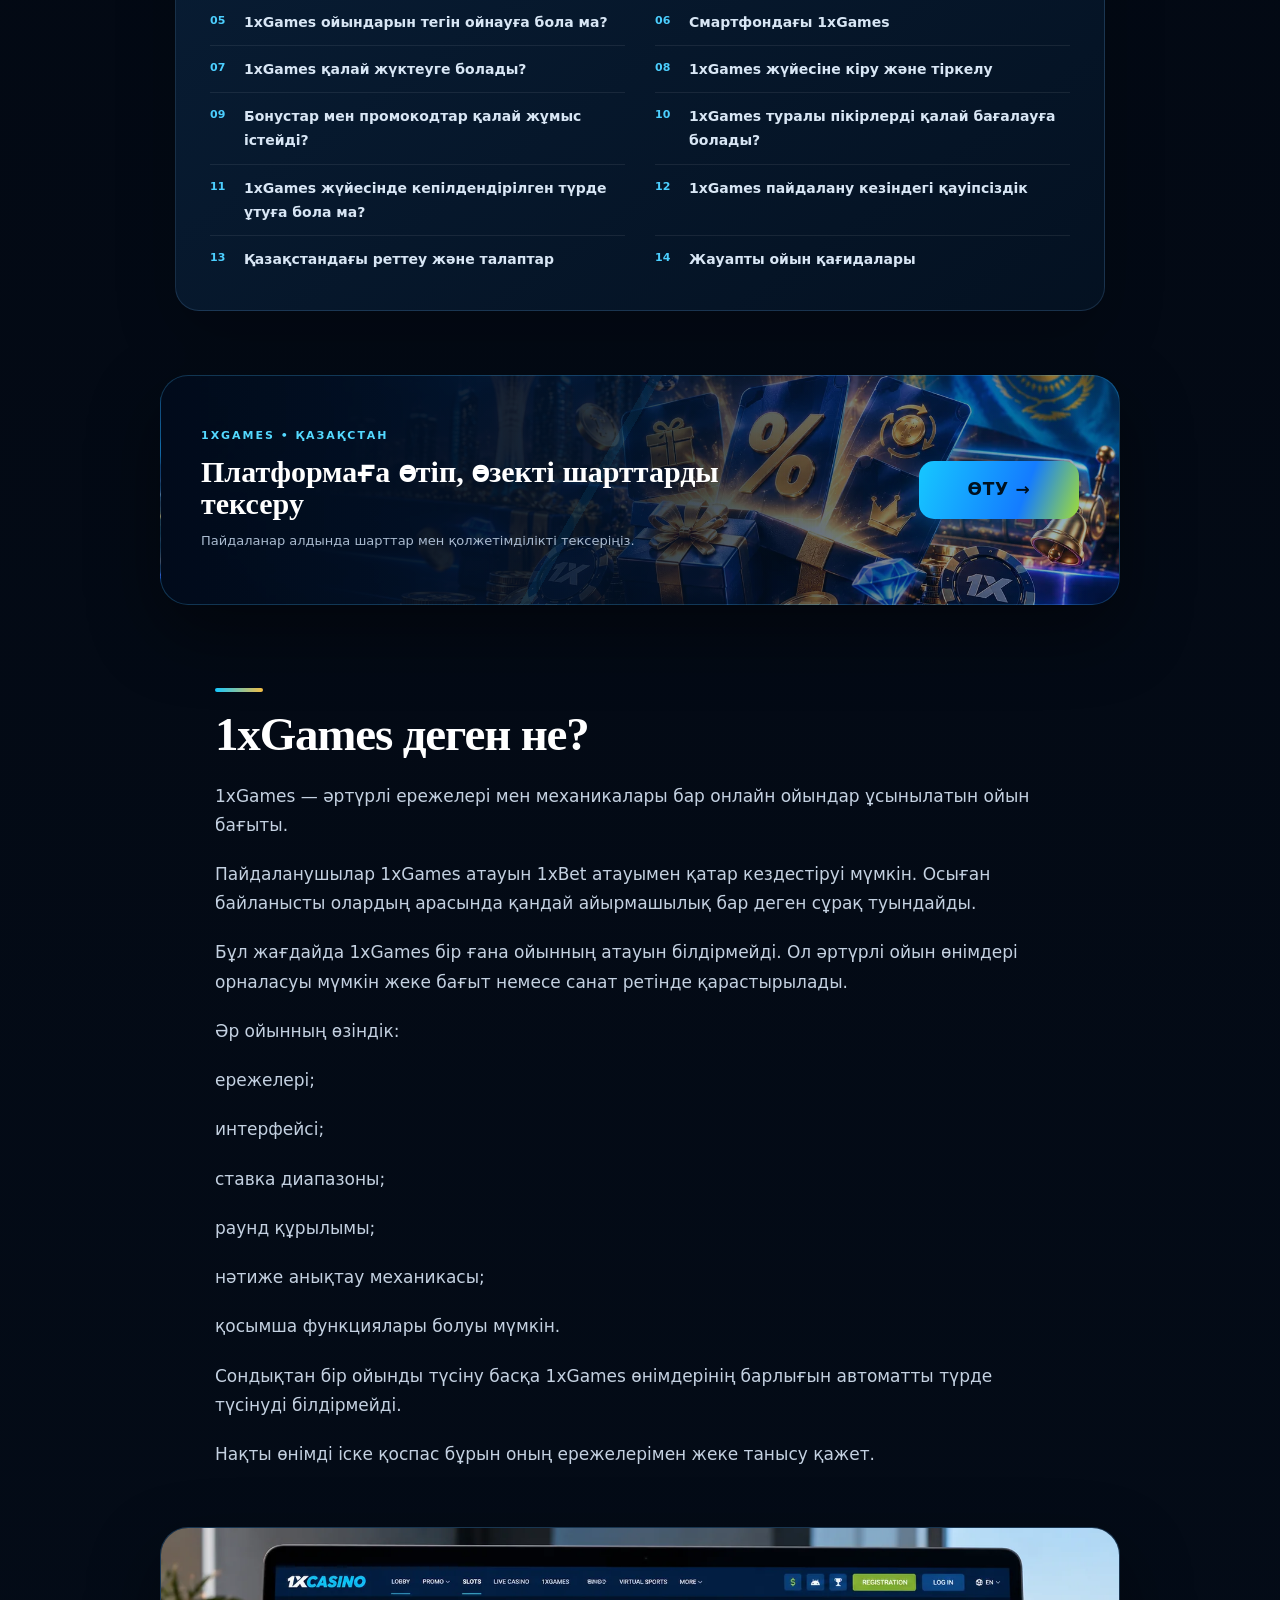
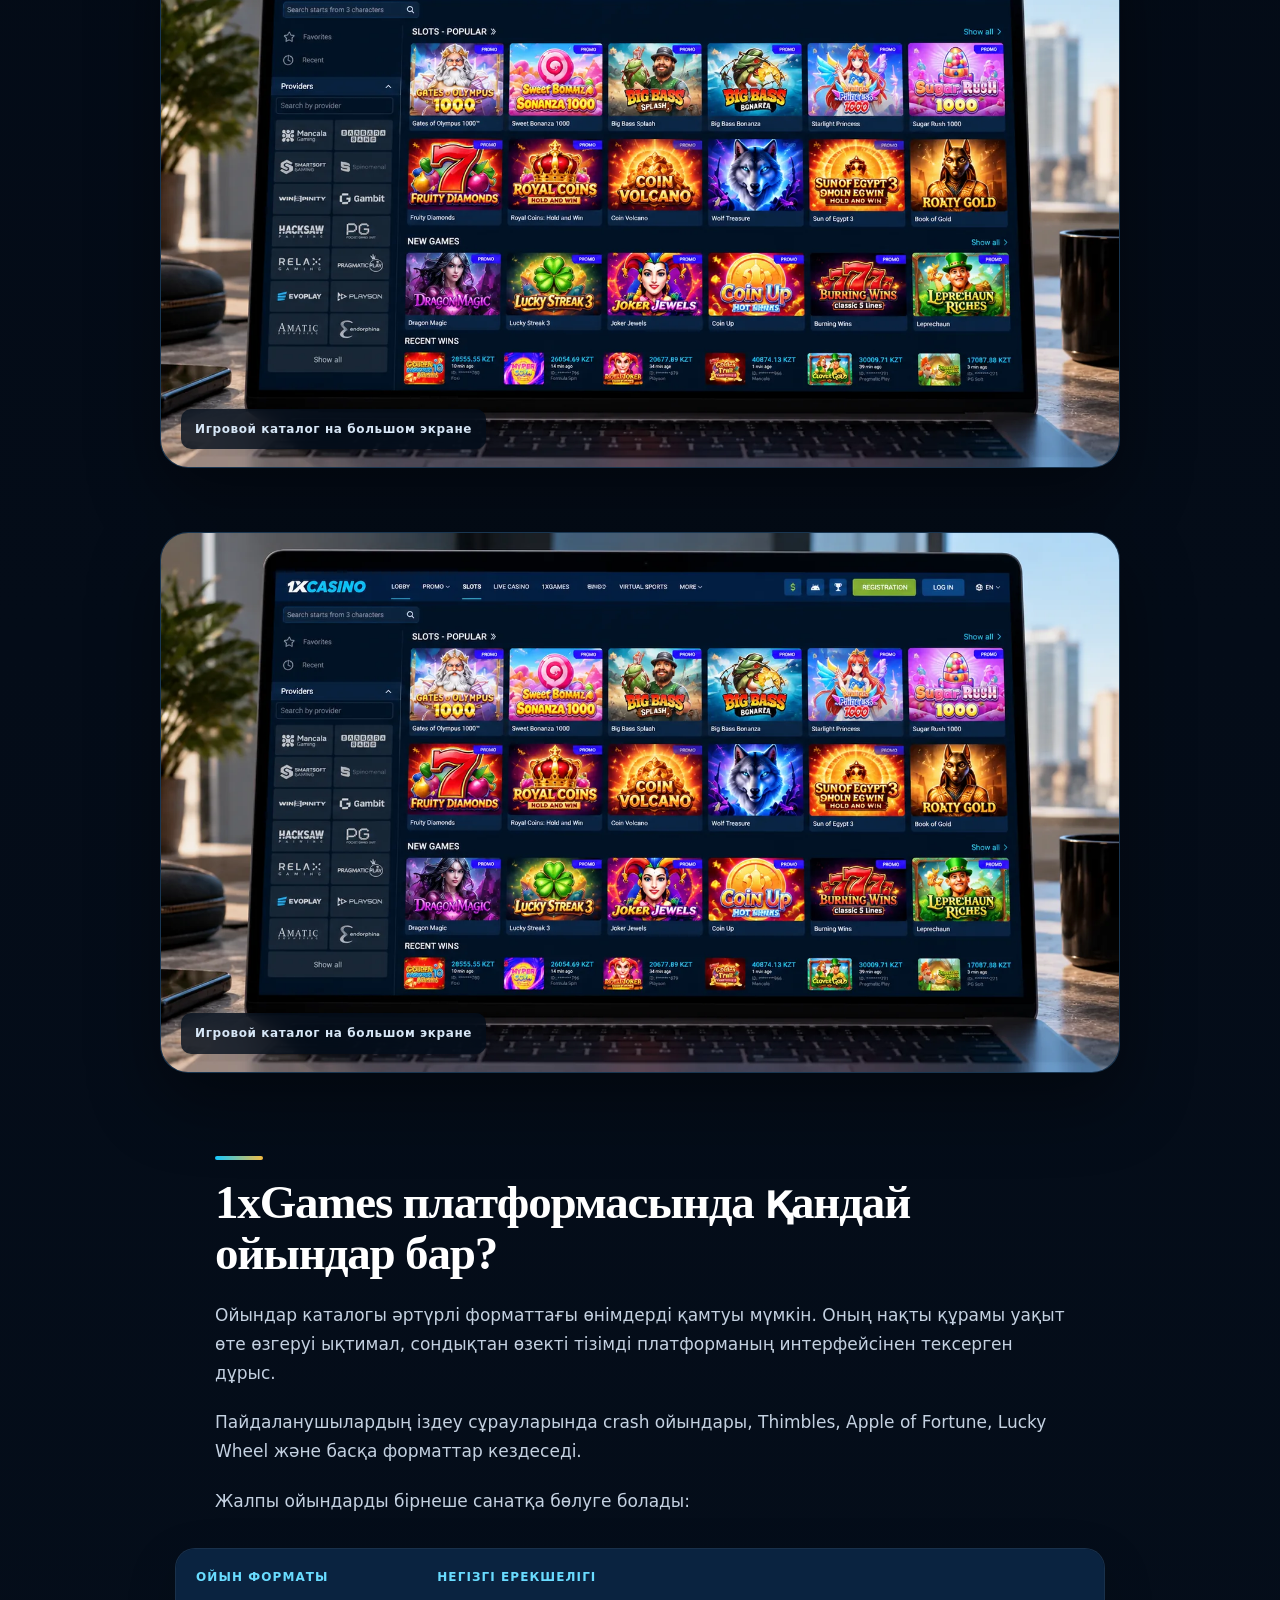
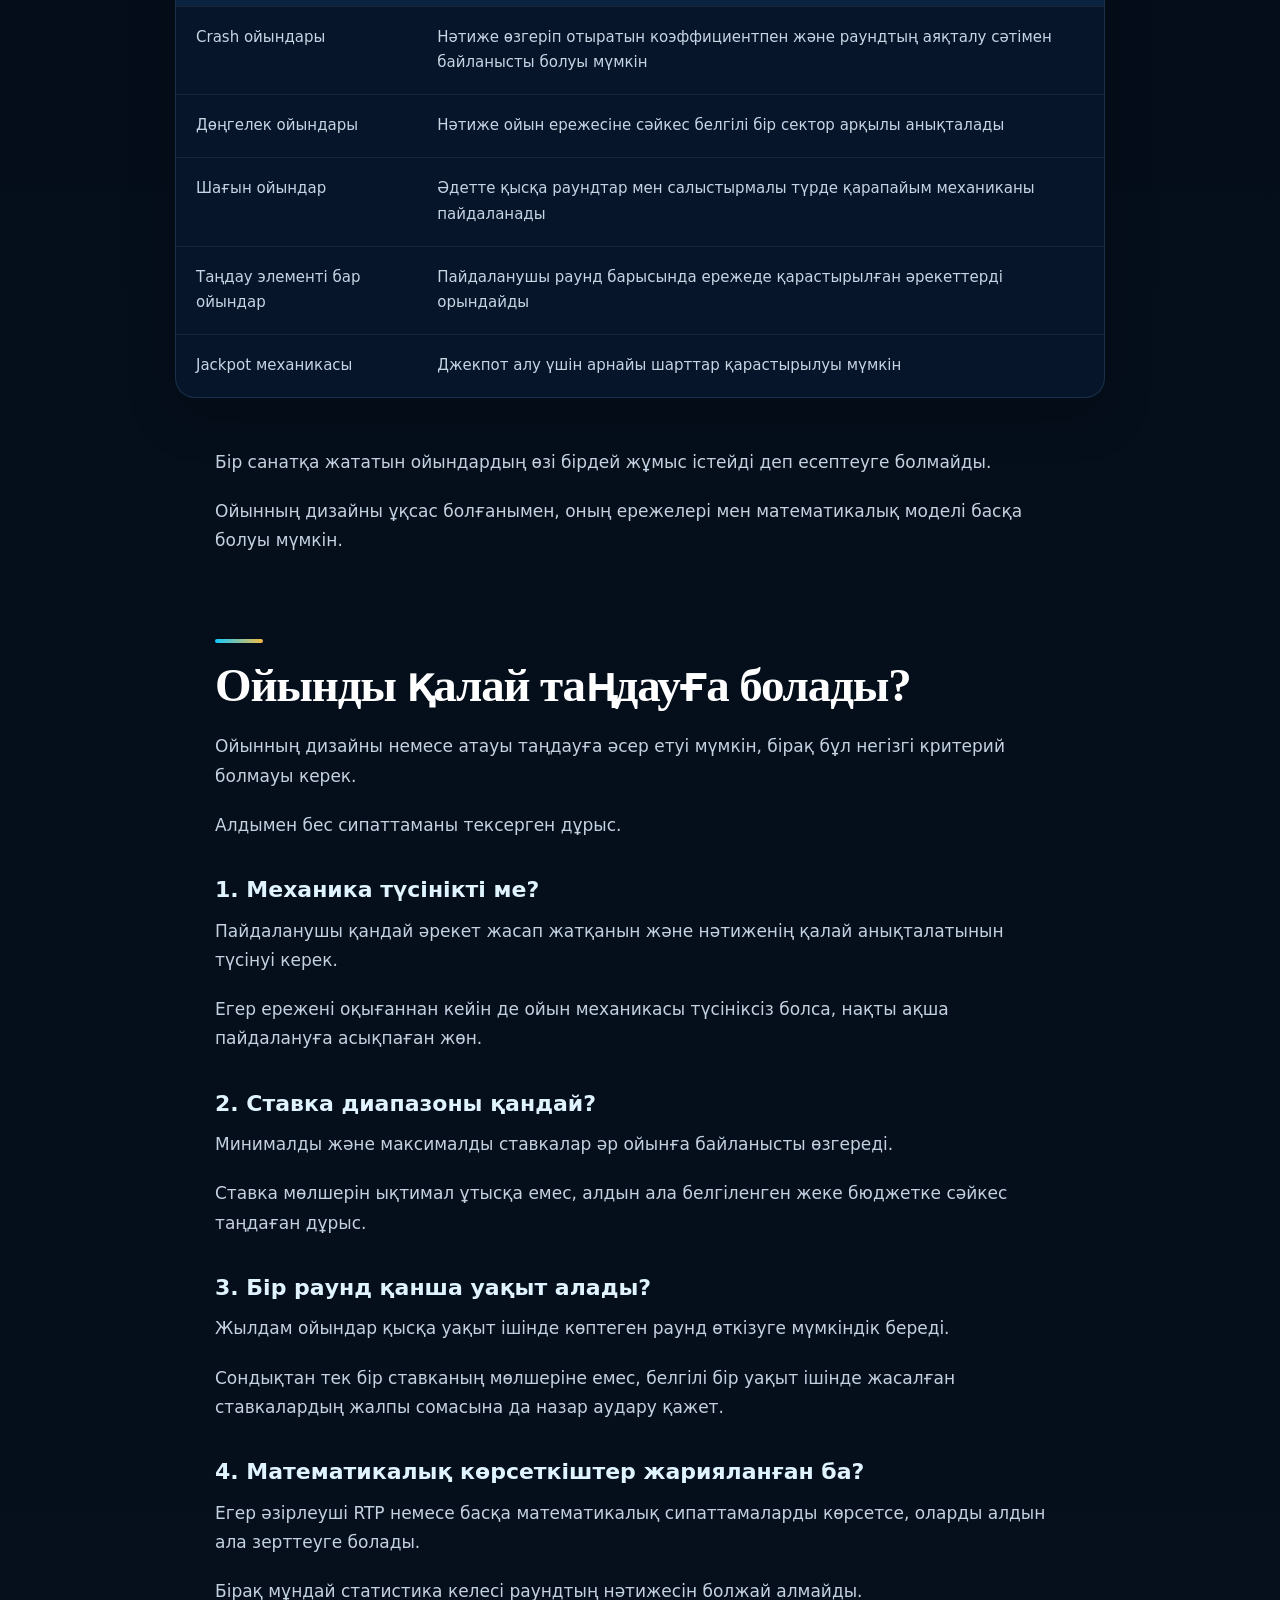
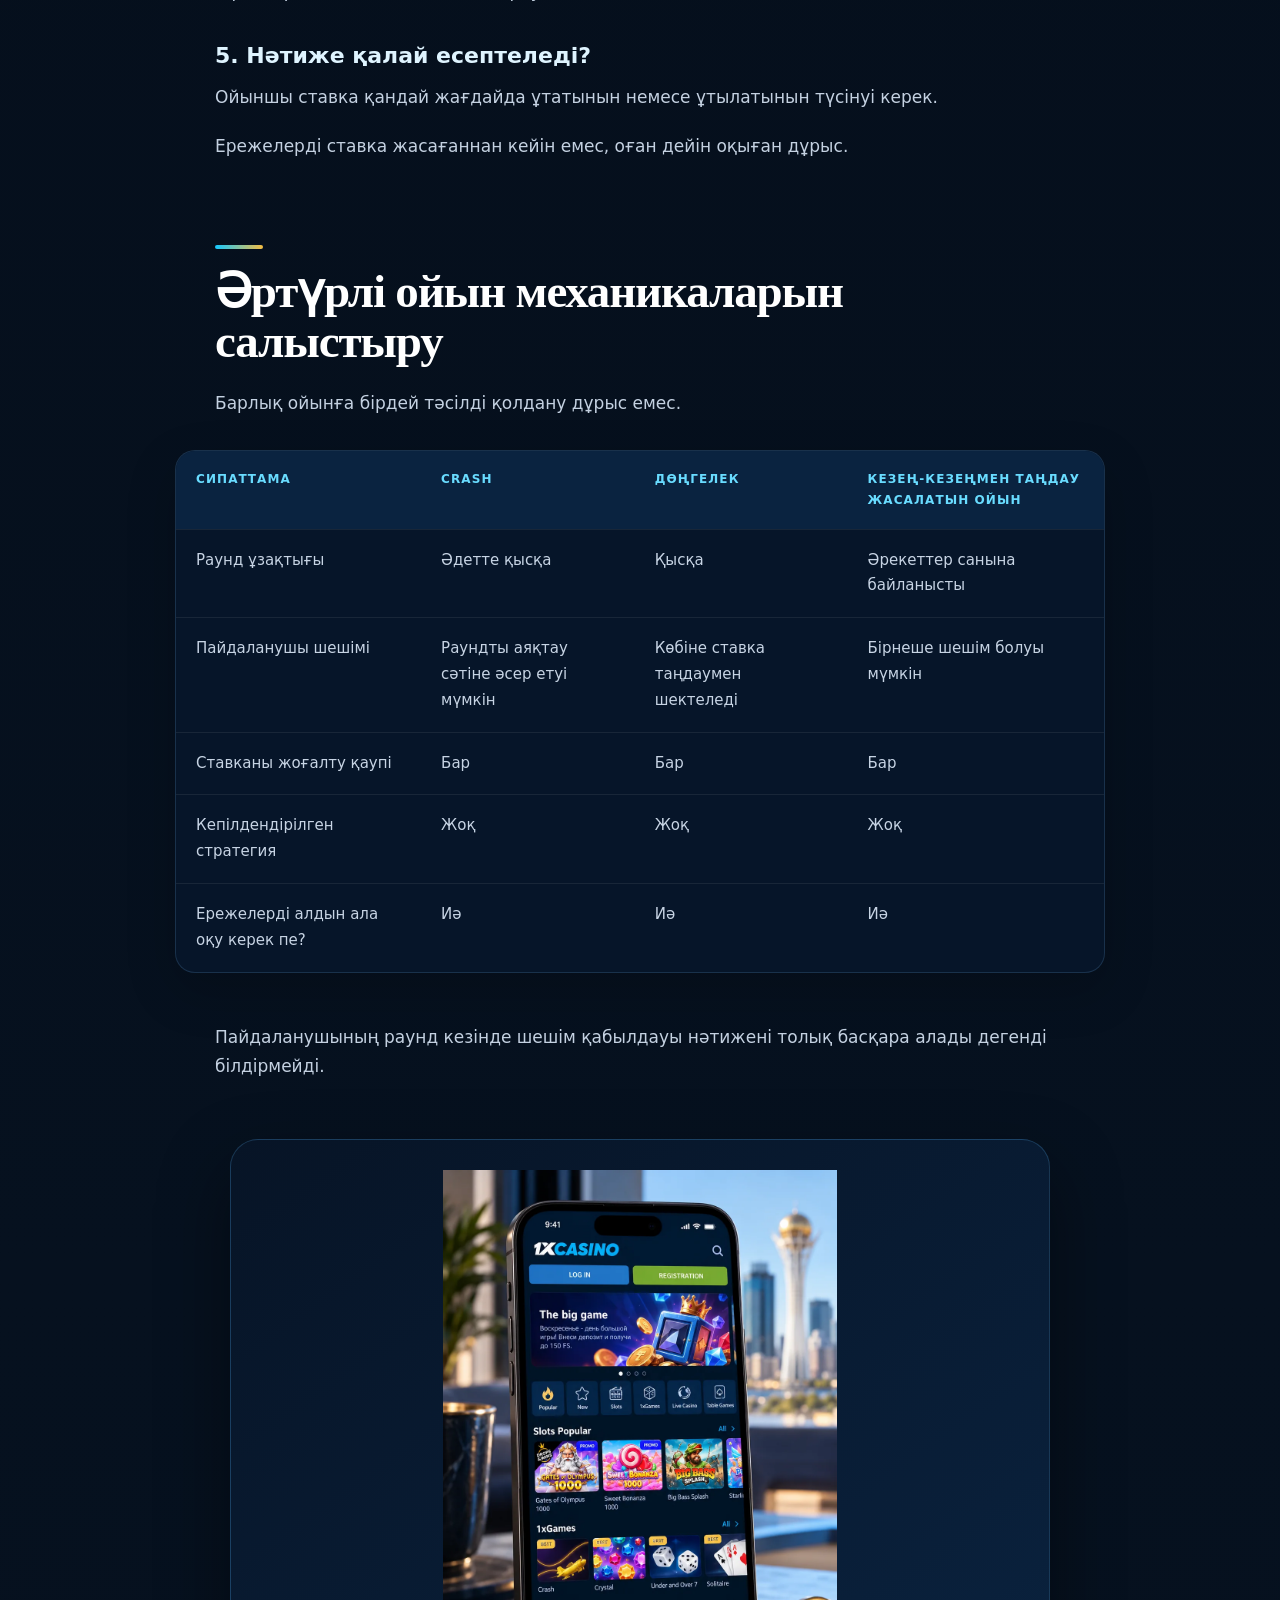
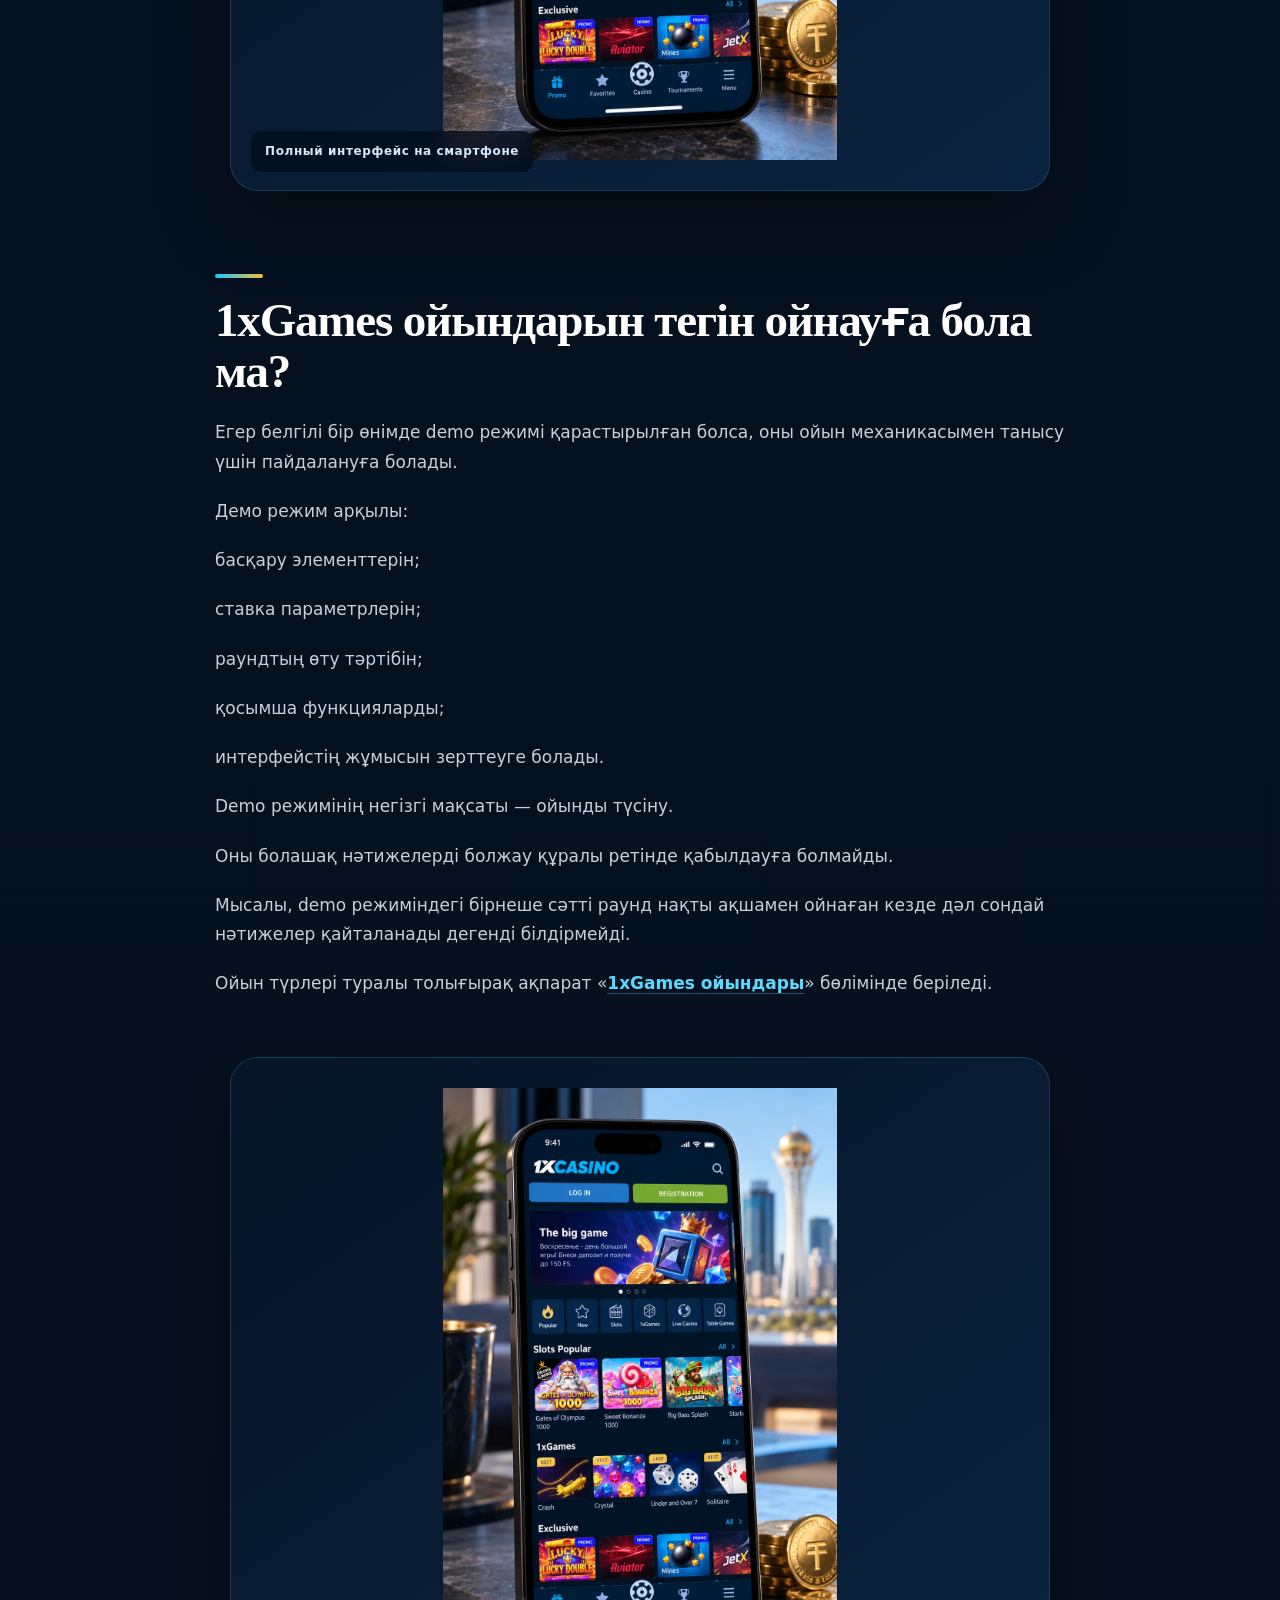
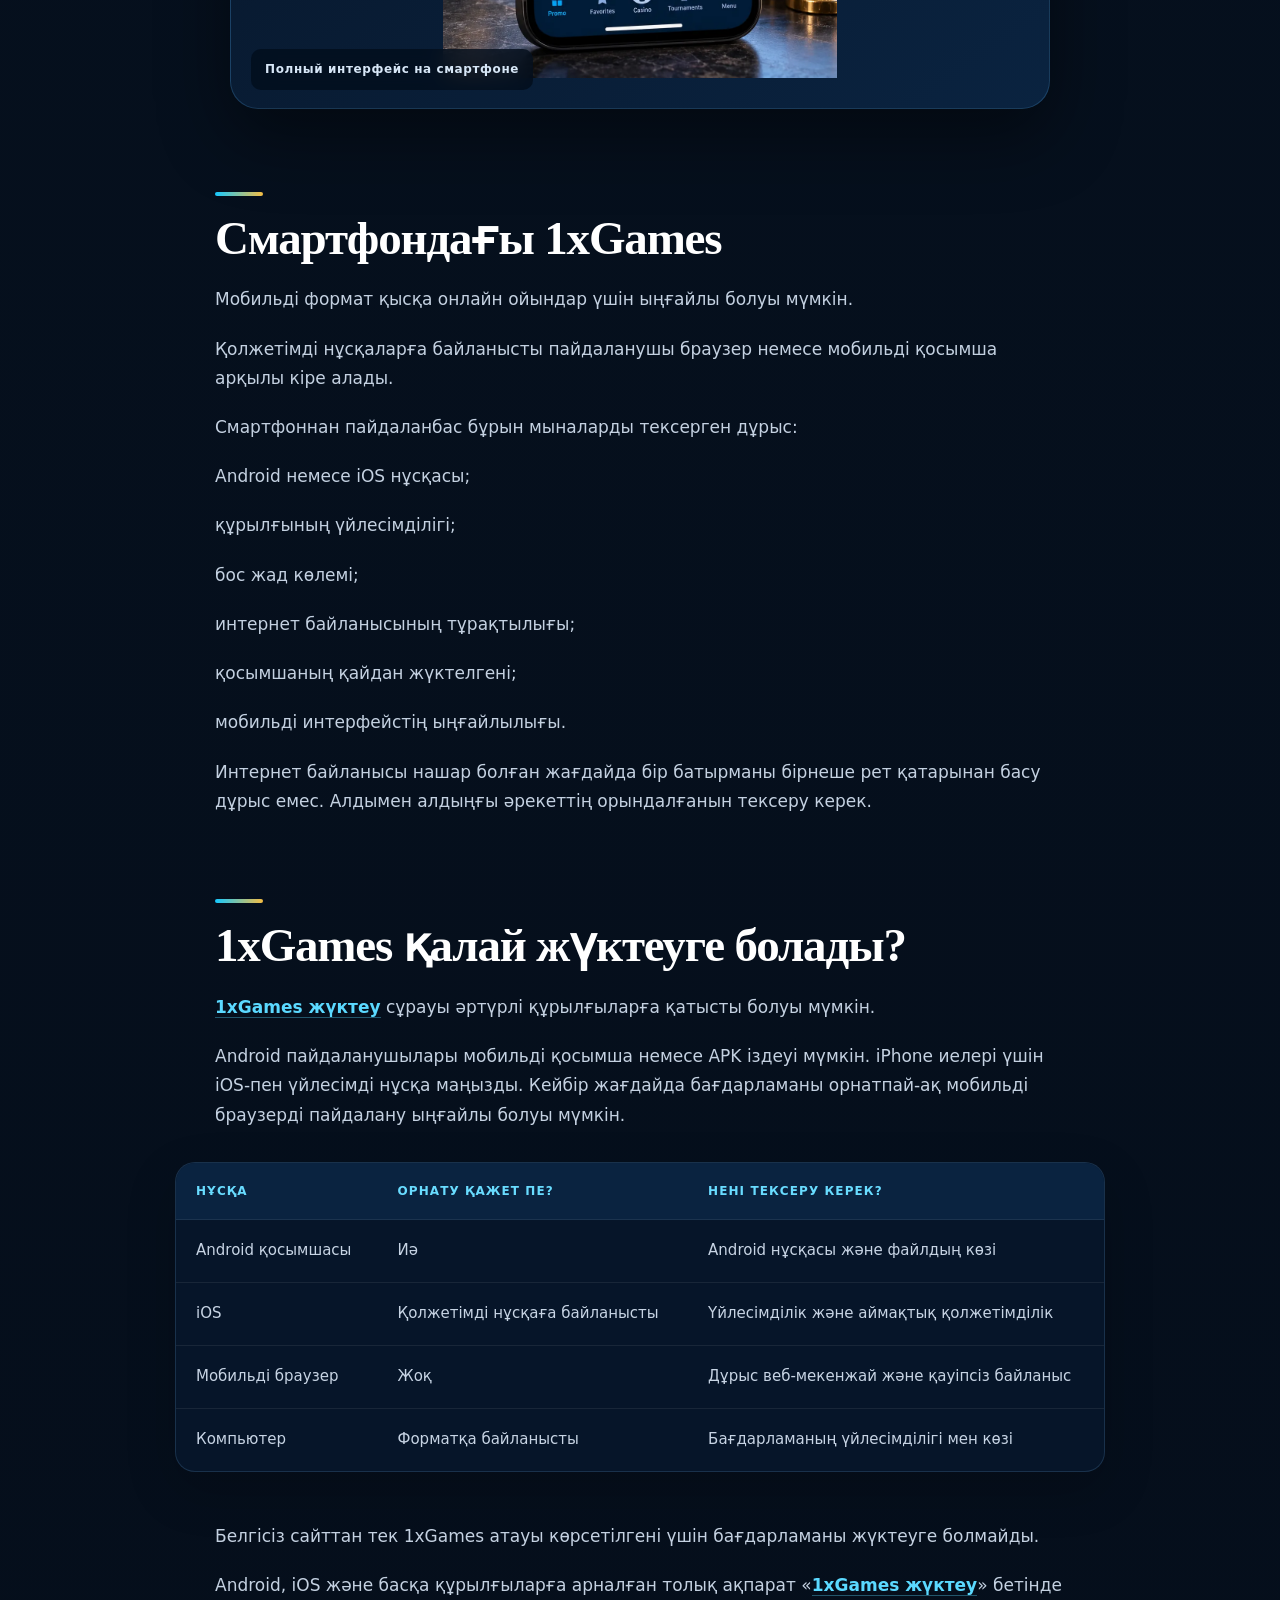
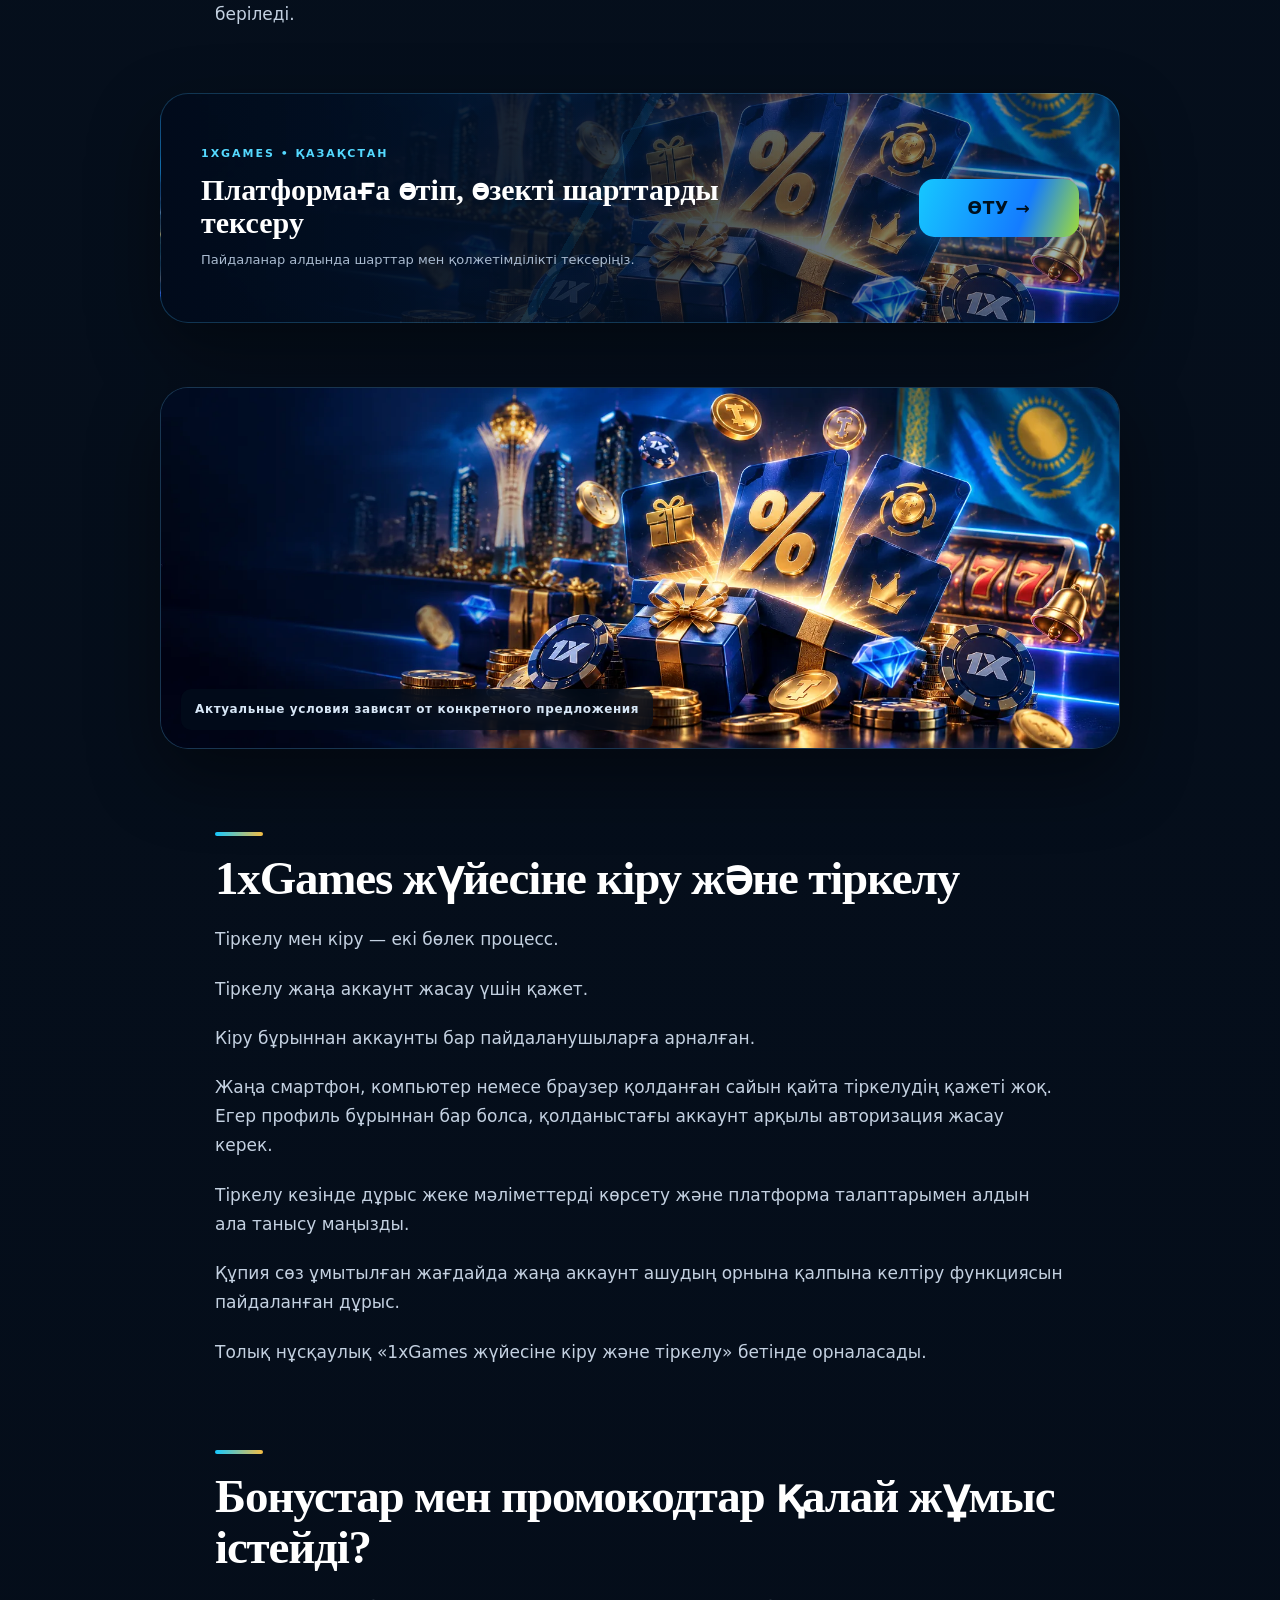
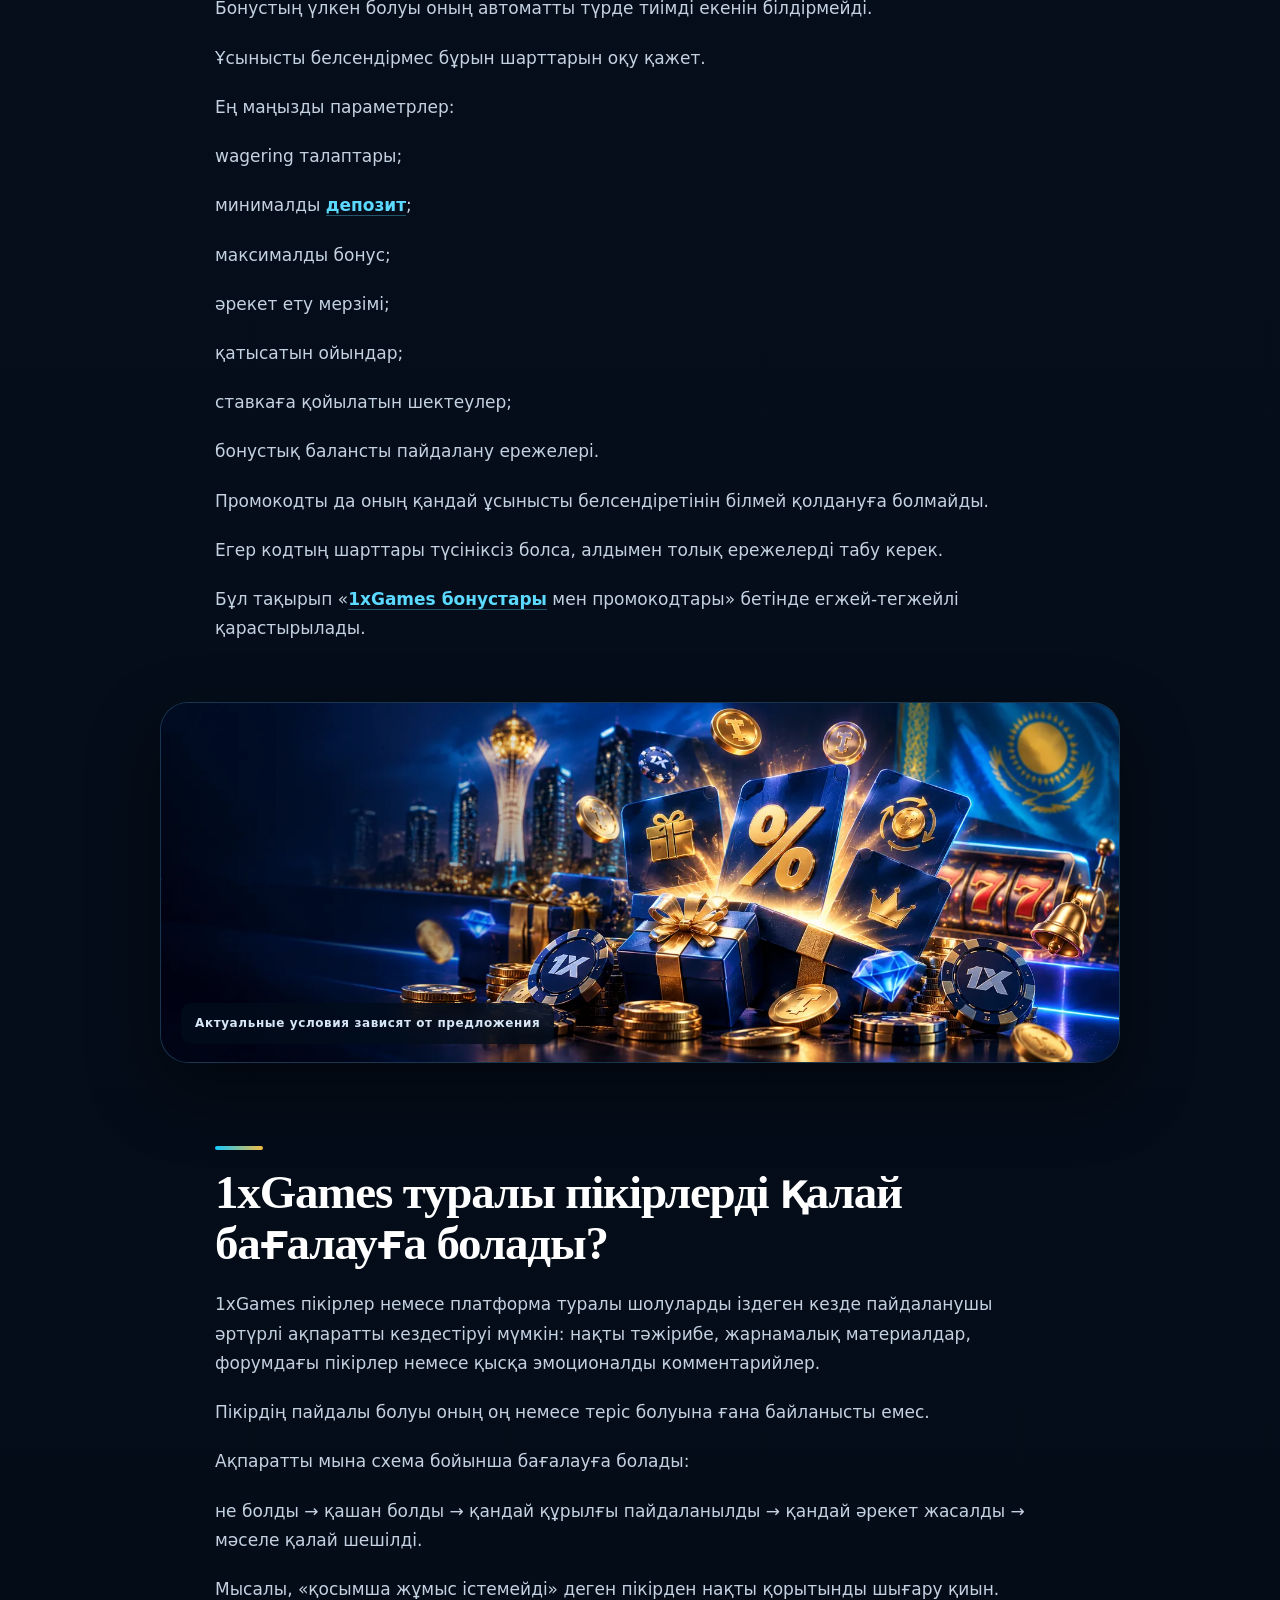
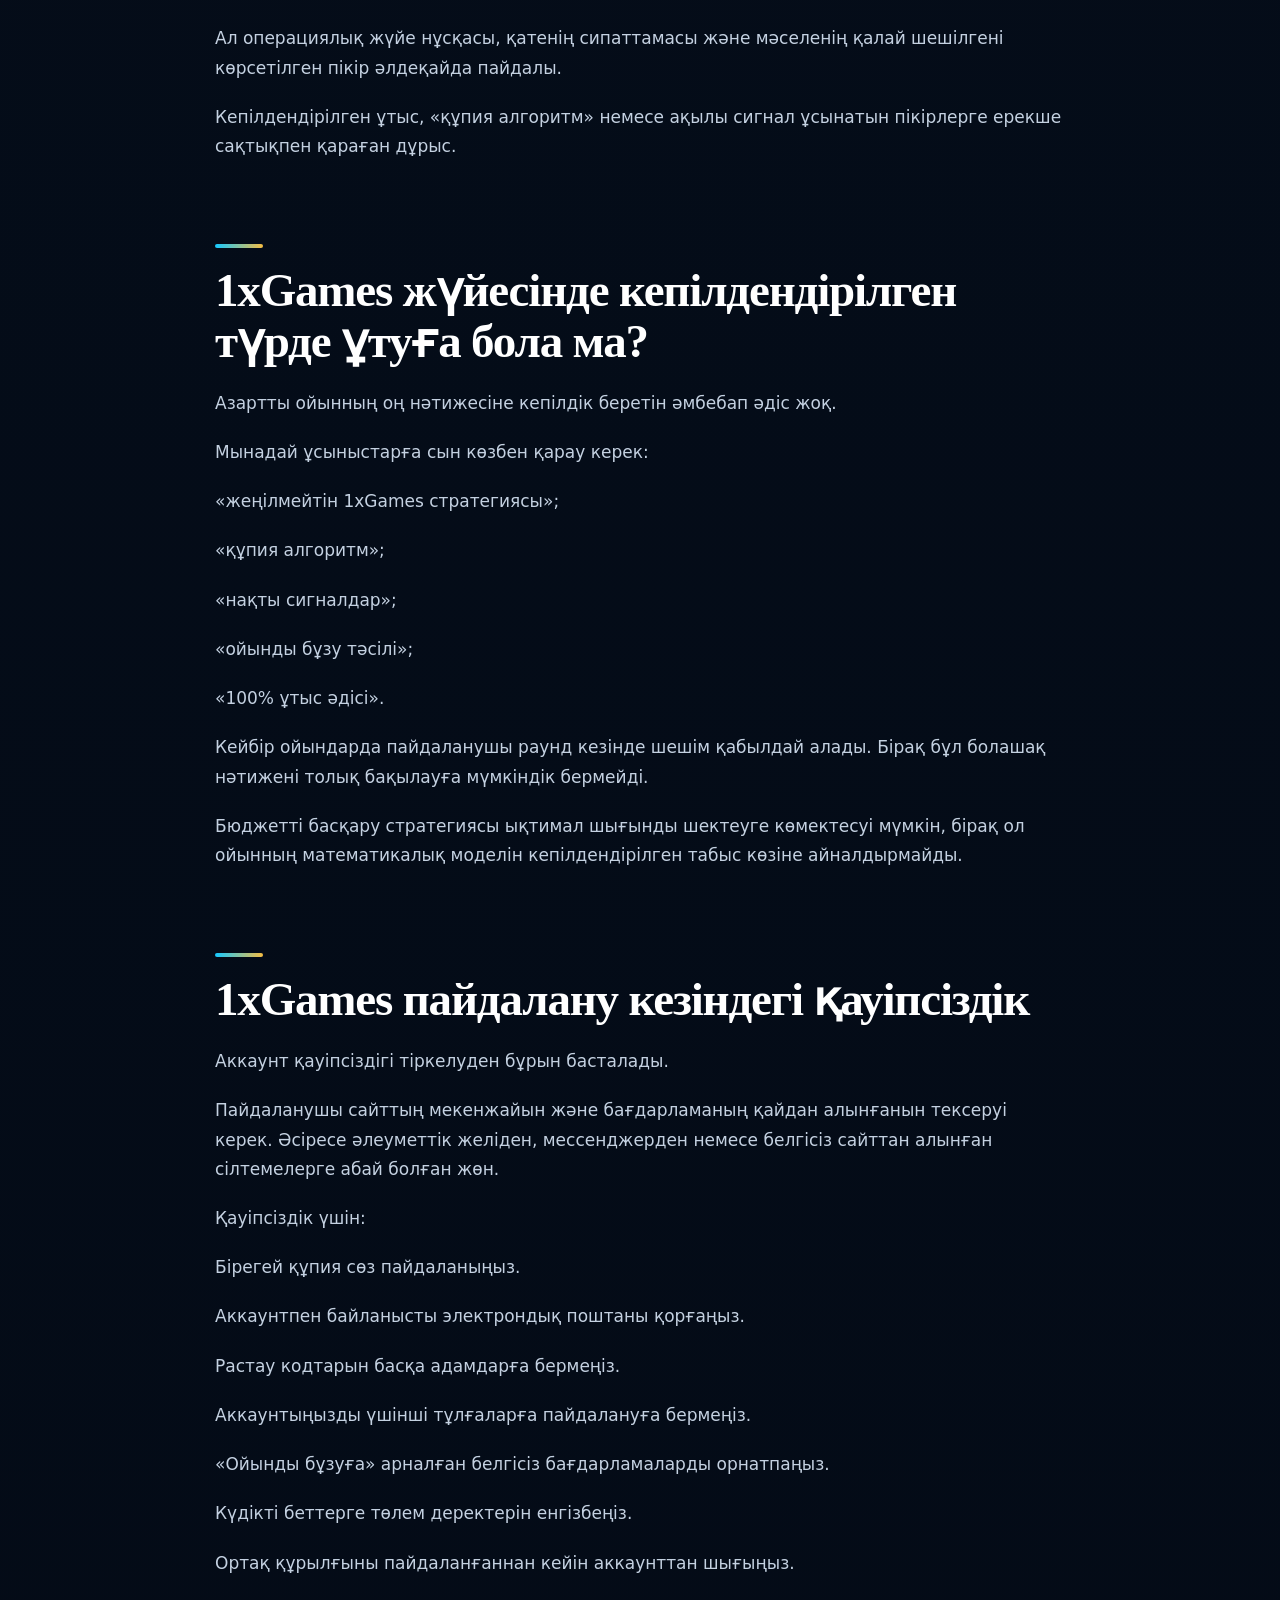
<file: kz/index.html>
<!doctype html><html lang="kk"><head><meta charset="utf-8"><meta name="viewport" content="width=device-width,initial-scale=1"><title>1xGames Қазақстан — ойындар, қосымша және платформаға шолу</title><meta name="description" content="Қазақстандағы 1xGames платформасына шолу: ойын түрлері, мобильді нұсқа, қосымша, бонустар, аккаунт және қауіпсіздік туралы пайдалы ақпарат."><link rel="canonical" href="https://thegunsandroses.com/kz/"><meta name="robots" content="index,follow"><meta name="google-site-verification" content="P_tBZTkmZBPvhhTVpAWwyuTfqRqusBLi5eSHK2BmX5U" /><meta property="og:title" content="1xGames Қазақстан — ойындар, қосымша және платформаға шолу"><meta property="og:description" content="Қазақстандағы 1xGames платформасына шолу: ойын түрлері, мобильді нұсқа, қосымша, бонустар, аккаунт және қауіпсіздік туралы пайдалы ақпарат."><meta property="og:url" content="https://thegunsandroses.com/kz/"><meta property="og:type" content="article"><link rel="icon" href="/assets/img/favicon.webp" type="image/webp"><link rel="stylesheet" href="/assets/css/site.css?v=6"></head><body class="route-kz">
<header class="mast"><a class="brand" href="/"><img src="/assets/img/logo.webp" alt="1xCasino Kazakhstan"></a><nav class="desk-nav"><a href="/games/">Игры</a><a href="/download/">Скачать</a><a href="/bonuses/">Бонусы</a><a href="/payments/">Платежи</a></nav><div class="head-actions"><a class="lang" href="/">RU</a><a class="head-cta" href="/go/">1XGAMES ↗</a></div></header>
<main><section class="hero"><div class="hero-copy"><div class="eyebrow">THEGUNSANDROSES.COM • 1XGAMES KAZAKHSTAN</div><h1>1xGames Қазақстан: ойын платформасына толық шолу</h1><p>Қазақстандағы 1xGames платформасына шолу: ойын түрлері, мобильді нұсқа, қосымша, бонустар, аккаунт және қауіпсіздік туралы пайдалы ақпарат.</p><a class="hero-btn" href="/go/">ОТКРЫТЬ 1XGAMES <span>↗</span></a></div><div class="hero-art" aria-hidden="true"><div class="grid-card"><span>1X</span><b>GAMES • MOBILE • KZ</b><em>18+</em></div></div></section>
<article class="content-shell"><p>1xGames — әртүрлі форматтағы онлайн ойындарды бір интерфейсте біріктіретін ойын бағыты. Мұнда классикалық шағын ойындар, заманауи crash-механикалар және ережелері бір-бірінен ерекшеленетін басқа да өнімдер кездесуі мүмкін.</p><p>Сондықтан Қазақстандағы 1xGames платформасымен танысуды бірден ставка жасаудан емес, оның қалай жұмыс істейтінін түсінуден бастаған дұрыс. Қандай ойындар бар, олардың айырмашылығы неде, мобильді нұсқа қалай жұмыс істейді, аккаунтты қалай қорғауға болады және ойын кезінде қандай қауіпсіздік ережелерін сақтау керек — осы сұрақтардың барлығы маңызды.</p><p>Бұл бетте 1xGames туралы негізгі ақпарат жинақталған. Жекелеген тақырыптар үшін сайтта қосымша нұсқаулықтар қарастырылған.</p><aside class="ref-panel first-offer"><div><span class="ref-label">1XGAMES • БОНУС • KAZAKHSTAN</span><strong>Перейти в 1xGames и получить лучший бонус в Казахстане</strong><small>Проверьте актуальный размер бонуса, wagering и условия предложения перед активацией.</small></div><a class="action-btn" href="/go/">ПОЛУЧИТЬ БОНУС →</a></aside><nav class="toc"><div class="toc-kicker">НА ЭТОЙ СТРАНИЦЕ</div><ol><li><a href="#1xgames-деген-не">1xGames деген не?</a></li><li><a href="#1xgames-платформасында-қандай-ойындар-бар">1xGames платформасында қандай ойындар бар?</a></li><li><a href="#ойынды-қалай-таңдауға-болады">Ойынды қалай таңдауға болады?</a></li><li><a href="#әртүрлі-ойын-механикаларын-салыстыру">Әртүрлі ойын механикаларын салыстыру</a></li><li><a href="#1xgames-ойындарын-тегін-ойнауға-бола-ма">1xGames ойындарын тегін ойнауға бола ма?</a></li><li><a href="#смартфондағы-1xgames">Смартфондағы 1xGames</a></li><li><a href="#1xgames-қалай-жүктеуге-болады">1xGames қалай жүктеуге болады?</a></li><li><a href="#1xgames-жүйесіне-кіру-және-тіркелу">1xGames жүйесіне кіру және тіркелу</a></li><li><a href="#бонустар-мен-промокодтар-қалай-жұмыс-істейді">Бонустар мен промокодтар қалай жұмыс істейді?</a></li><li><a href="#1xgames-туралы-пікірлерді-қалай-бағалауға-болады">1xGames туралы пікірлерді қалай бағалауға болады?</a></li><li><a href="#1xgames-жүйесінде-кепілдендірілген-түрде-ұтуға-бола-ма">1xGames жүйесінде кепілдендірілген түрде ұтуға бола ма?</a></li><li><a href="#1xgames-пайдалану-кезіндегі-қауіпсіздік">1xGames пайдалану кезіндегі қауіпсіздік</a></li><li><a href="#қазақстандағы-реттеу-және-талаптар">Қазақстандағы реттеу және талаптар</a></li><li><a href="#жауапты-ойын-қағидалары">Жауапты ойын қағидалары</a></li></ol></nav><aside class="ref-panel"><div><span class="ref-label">1XGAMES • ҚАЗАҚСТАН</span><strong>Платформаға өтіп, өзекті шарттарды тексеру</strong><small>Пайдаланар алдында шарттар мен қолжетімділікті тексеріңіз.</small></div><a class="action-btn" href="/go/">ӨТУ →</a></aside><h2 id="1xgames-деген-не">1xGames деген не?</h2><p>1xGames — әртүрлі ережелері мен механикалары бар онлайн ойындар ұсынылатын ойын бағыты.</p><p>Пайдаланушылар 1xGames атауын 1xBet атауымен қатар кездестіруі мүмкін. Осыған байланысты олардың арасында қандай айырмашылық бар деген сұрақ туындайды.</p><p>Бұл жағдайда 1xGames бір ғана ойынның атауын білдірмейді. Ол әртүрлі ойын өнімдері орналасуы мүмкін жеке бағыт немесе санат ретінде қарастырылады.</p><p>Әр ойынның өзіндік:</p><p>ережелері;</p><p>интерфейсі;</p><p>ставка диапазоны;</p><p>раунд құрылымы;</p><p>нәтиже анықтау механикасы;</p><p>қосымша функциялары болуы мүмкін.</p><p>Сондықтан бір ойынды түсіну басқа 1xGames өнімдерінің барлығын автоматты түрде түсінуді білдірмейді.</p><p>Нақты өнімді іске қоспас бұрын оның ережелерімен жеке танысу қажет.</p><figure class="editorial-image wide"><img src="/assets/img/lobby.webp" alt="Интерфейс игровой платформы" loading="lazy"><figcaption class="image-note">Игровой каталог на большом экране</figcaption></figure><figure class="editorial-image"><img src="/assets/img/lobby.webp" alt="Интерфейс 1xGames" loading="lazy"><figcaption class="image-note">Игровой каталог на большом экране</figcaption></figure><h2 id="1xgames-платформасында-қандай-ойындар-бар">1xGames платформасында қандай ойындар бар?</h2><p>Ойындар каталогы әртүрлі форматтағы өнімдерді қамтуы мүмкін. Оның нақты құрамы уақыт өте өзгеруі ықтимал, сондықтан өзекті тізімді платформаның интерфейсінен тексерген дұрыс.</p><p>Пайдаланушылардың іздеу сұрауларында crash ойындары, Thimbles, Apple of Fortune, Lucky Wheel және басқа форматтар кездеседі.</p><p>Жалпы ойындарды бірнеше санатқа бөлуге болады:</p><div class="table-wrap"><table><tr><th>Ойын форматы</th><th>Негізгі ерекшелігі</th></tr><tr><td>Crash ойындары</td><td>Нәтиже өзгеріп отыратын коэффициентпен және раундтың аяқталу сәтімен байланысты болуы мүмкін</td></tr><tr><td>Дөңгелек ойындары</td><td>Нәтиже ойын ережесіне сәйкес белгілі бір сектор арқылы анықталады</td></tr><tr><td>Шағын ойындар</td><td>Әдетте қысқа раундтар мен салыстырмалы түрде қарапайым механиканы пайдаланады</td></tr><tr><td>Таңдау элементі бар ойындар</td><td>Пайдаланушы раунд барысында ережеде қарастырылған әрекеттерді орындайды</td></tr><tr><td>Jackpot механикасы</td><td>Джекпот алу үшін арнайы шарттар қарастырылуы мүмкін</td></tr></table></div><p>Бір санатқа жататын ойындардың өзі бірдей жұмыс істейді деп есептеуге болмайды.</p><p>Ойынның дизайны ұқсас болғанымен, оның ережелері мен математикалық моделі басқа болуы мүмкін.</p><h2 id="ойынды-қалай-таңдауға-болады">Ойынды қалай таңдауға болады?</h2><p>Ойынның дизайны немесе атауы таңдауға әсер етуі мүмкін, бірақ бұл негізгі критерий болмауы керек.</p><p>Алдымен бес сипаттаманы тексерген дұрыс.</p><h3>1. Механика түсінікті ме?</h3><p>Пайдаланушы қандай әрекет жасап жатқанын және нәтиженің қалай анықталатынын түсінуі керек.</p><p>Егер ережені оқығаннан кейін де ойын механикасы түсініксіз болса, нақты ақша пайдалануға асықпаған жөн.</p><h3>2. Ставка диапазоны қандай?</h3><p>Минималды және максималды ставкалар әр ойынға байланысты өзгереді.</p><p>Ставка мөлшерін ықтимал ұтысқа емес, алдын ала белгіленген жеке бюджетке сәйкес таңдаған дұрыс.</p><h3>3. Бір раунд қанша уақыт алады?</h3><p>Жылдам ойындар қысқа уақыт ішінде көптеген раунд өткізуге мүмкіндік береді.</p><p>Сондықтан тек бір ставканың мөлшеріне емес, белгілі бір уақыт ішінде жасалған ставкалардың жалпы сомасына да назар аудару қажет.</p><h3>4. Математикалық көрсеткіштер жарияланған ба?</h3><p>Егер әзірлеуші RTP немесе басқа математикалық сипаттамаларды көрсетсе, оларды алдын ала зерттеуге болады.</p><p>Бірақ мұндай статистика келесі раундтың нәтижесін болжай алмайды.</p><h3>5. Нәтиже қалай есептеледі?</h3><p>Ойыншы ставка қандай жағдайда ұтатынын немесе ұтылатынын түсінуі керек.</p><p>Ережелерді ставка жасағаннан кейін емес, оған дейін оқыған дұрыс.</p><h2 id="әртүрлі-ойын-механикаларын-салыстыру">Әртүрлі ойын механикаларын салыстыру</h2><p>Барлық ойынға бірдей тәсілді қолдану дұрыс емес.</p><div class="table-wrap"><table><tr><th>Сипаттама</th><th>Crash</th><th>Дөңгелек</th><th>Кезең-кезеңмен таңдау жасалатын ойын</th></tr><tr><td>Раунд ұзақтығы</td><td>Әдетте қысқа</td><td>Қысқа</td><td>Әрекеттер санына байланысты</td></tr><tr><td>Пайдаланушы шешімі</td><td>Раундты аяқтау сәтіне әсер етуі мүмкін</td><td>Көбіне ставка таңдаумен шектеледі</td><td>Бірнеше шешім болуы мүмкін</td></tr><tr><td>Ставканы жоғалту қаупі</td><td>Бар</td><td>Бар</td><td>Бар</td></tr><tr><td>Кепілдендірілген стратегия</td><td>Жоқ</td><td>Жоқ</td><td>Жоқ</td></tr><tr><td>Ережелерді алдын ала оқу керек пе?</td><td>Иә</td><td>Иә</td><td>Иә</td></tr></table></div><p>Пайдаланушының раунд кезінде шешім қабылдауы нәтижені толық басқара алады дегенді білдірмейді.</p><figure class="editorial-image phone-shot"><img src="/assets/img/mobile.webp" alt="Мобильный доступ 1xGames" loading="lazy"><figcaption class="image-note">Полный интерфейс на смартфоне</figcaption></figure><h2 id="1xgames-ойындарын-тегін-ойнауға-бола-ма">1xGames ойындарын тегін ойнауға бола ма?</h2><p>Егер белгілі бір өнімде demo режимі қарастырылған болса, оны ойын механикасымен танысу үшін пайдалануға болады.</p><p>Демо режим арқылы:</p><p>басқару элементтерін;</p><p>ставка параметрлерін;</p><p>раундтың өту тәртібін;</p><p>қосымша функцияларды;</p><p>интерфейстің жұмысын зерттеуге болады.</p><p>Demo режимінің негізгі мақсаты — ойынды түсіну.</p><p>Оны болашақ нәтижелерді болжау құралы ретінде қабылдауға болмайды.</p><p>Мысалы, demo режиміндегі бірнеше сәтті раунд нақты ақшамен ойнаған кезде дәл сондай нәтижелер қайталанады дегенді білдірмейді.</p><p>Ойын түрлері туралы толығырақ ақпарат «<a class="text-link" href="/kz/games/">1xGames ойындары</a>» бөлімінде беріледі.</p><figure class="editorial-image phone-shot"><img src="/assets/img/mobile.webp" alt="Мобильный доступ 1xGames" loading="lazy"><figcaption class="image-note">Полный интерфейс на смартфоне</figcaption></figure><h2 id="смартфондағы-1xgames">Смартфондағы 1xGames</h2><p>Мобильді формат қысқа онлайн ойындар үшін ыңғайлы болуы мүмкін.</p><p>Қолжетімді нұсқаларға байланысты пайдаланушы браузер немесе мобильді қосымша арқылы кіре алады.</p><p>Смартфоннан пайдаланбас бұрын мыналарды тексерген дұрыс:</p><p>Android немесе iOS нұсқасы;</p><p>құрылғының үйлесімділігі;</p><p>бос жад көлемі;</p><p>интернет байланысының тұрақтылығы;</p><p>қосымшаның қайдан жүктелгені;</p><p>мобильді интерфейстің ыңғайлылығы.</p><p>Интернет байланысы нашар болған жағдайда бір батырманы бірнеше рет қатарынан басу дұрыс емес. Алдымен алдыңғы әрекеттің орындалғанын тексеру керек.</p><h2 id="1xgames-қалай-жүктеуге-болады">1xGames қалай жүктеуге болады?</h2><p><a class="text-link" href="/kz/download/">1xGames жүктеу</a> сұрауы әртүрлі құрылғыларға қатысты болуы мүмкін.</p><p>Android пайдаланушылары мобильді қосымша немесе APK іздеуі мүмкін. iPhone иелері үшін iOS-пен үйлесімді нұсқа маңызды. Кейбір жағдайда бағдарламаны орнатпай-ақ мобильді браузерді пайдалану ыңғайлы болуы мүмкін.</p><div class="table-wrap"><table><tr><th>Нұсқа</th><th>Орнату қажет пе?</th><th>Нені тексеру керек?</th></tr><tr><td>Android қосымшасы</td><td>Иә</td><td>Android нұсқасы және файлдың көзі</td></tr><tr><td>iOS</td><td>Қолжетімді нұсқаға байланысты</td><td>Үйлесімділік және аймақтық қолжетімділік</td></tr><tr><td>Мобильді браузер</td><td>Жоқ</td><td>Дұрыс веб-мекенжай және қауіпсіз байланыс</td></tr><tr><td>Компьютер</td><td>Форматқа байланысты</td><td>Бағдарламаның үйлесімділігі мен көзі</td></tr></table></div><p>Белгісіз сайттан тек 1xGames атауы көрсетілгені үшін бағдарламаны жүктеуге болмайды.</p><p>Android, iOS және басқа құрылғыларға арналған толық ақпарат «<a class="text-link" href="/kz/download/">1xGames жүктеу</a>» бетінде беріледі.</p><aside class="ref-panel"><div><span class="ref-label">1XGAMES • ҚАЗАҚСТАН</span><strong>Платформаға өтіп, өзекті шарттарды тексеру</strong><small>Пайдаланар алдында шарттар мен қолжетімділікті тексеріңіз.</small></div><a class="action-btn" href="/go/">ӨТУ →</a></aside><figure class="editorial-image wide"><img src="/assets/img/promo.webp" alt="Промо и акции" loading="lazy"><figcaption class="image-note">Актуальные условия зависят от конкретного предложения</figcaption></figure><h2 id="1xgames-жүйесіне-кіру-және-тіркелу">1xGames жүйесіне кіру және тіркелу</h2><p>Тіркелу мен кіру — екі бөлек процесс.</p><p>Тіркелу жаңа аккаунт жасау үшін қажет.</p><p>Кіру бұрыннан аккаунты бар пайдаланушыларға арналған.</p><p>Жаңа смартфон, компьютер немесе браузер қолданған сайын қайта тіркелудің қажеті жоқ. Егер профиль бұрыннан бар болса, қолданыстағы аккаунт арқылы авторизация жасау керек.</p><p>Тіркелу кезінде дұрыс жеке мәліметтерді көрсету және платформа талаптарымен алдын ала танысу маңызды.</p><p>Құпия сөз ұмытылған жағдайда жаңа аккаунт ашудың орнына қалпына келтіру функциясын пайдаланған дұрыс.</p><p>Толық нұсқаулық «1xGames жүйесіне кіру және тіркелу» бетінде орналасады.</p><h2 id="бонустар-мен-промокодтар-қалай-жұмыс-істейді">Бонустар мен промокодтар қалай жұмыс істейді?</h2><p>Бонустың үлкен болуы оның автоматты түрде тиімді екенін білдірмейді.</p><p>Ұсынысты белсендірмес бұрын шарттарын оқу қажет.</p><p>Ең маңызды параметрлер:</p><p>wagering талаптары;</p><p>минималды <a class="text-link" href="/payments/">депозит</a>;</p><p>максималды бонус;</p><p>әрекет ету мерзімі;</p><p>қатысатын ойындар;</p><p>ставкаға қойылатын шектеулер;</p><p>бонустық балансты пайдалану ережелері.</p><p>Промокодты да оның қандай ұсынысты белсендіретінін білмей қолдануға болмайды.</p><p>Егер кодтың шарттары түсініксіз болса, алдымен толық ережелерді табу керек.</p><p>Бұл тақырып «<a class="text-link" href="/kz/bonuses/">1xGames бонустары</a> мен промокодтары» бетінде егжей-тегжейлі қарастырылады.</p><figure class="editorial-image"><img src="/assets/img/promo.webp" alt="Промо и акции 1xGames" loading="lazy"><figcaption class="image-note">Актуальные условия зависят от предложения</figcaption></figure><h2 id="1xgames-туралы-пікірлерді-қалай-бағалауға-болады">1xGames туралы пікірлерді қалай бағалауға болады?</h2><p>1xGames пікірлер немесе платформа туралы шолуларды іздеген кезде пайдаланушы әртүрлі ақпаратты кездестіруі мүмкін: нақты тәжірибе, жарнамалық материалдар, форумдағы пікірлер немесе қысқа эмоционалды комментарийлер.</p><p>Пікірдің пайдалы болуы оның оң немесе теріс болуына ғана байланысты емес.</p><p>Ақпаратты мына схема бойынша бағалауға болады:</p><p>не болды → қашан болды → қандай құрылғы пайдаланылды → қандай әрекет жасалды → мәселе қалай шешілді.</p><p>Мысалы, «қосымша жұмыс істемейді» деген пікірден нақты қорытынды шығару қиын.</p><p>Ал операциялық жүйе нұсқасы, қатенің сипаттамасы және мәселенің қалай шешілгені көрсетілген пікір әлдеқайда пайдалы.</p><p>Кепілдендірілген ұтыс, «құпия алгоритм» немесе ақылы сигнал ұсынатын пікірлерге ерекше сақтықпен қараған дұрыс.</p><h2 id="1xgames-жүйесінде-кепілдендірілген-түрде-ұтуға-бола-ма">1xGames жүйесінде кепілдендірілген түрде ұтуға бола ма?</h2><p>Азартты ойынның оң нәтижесіне кепілдік беретін әмбебап әдіс жоқ.</p><p>Мынадай ұсыныстарға сын көзбен қарау керек:</p><p>«жеңілмейтін 1xGames стратегиясы»;</p><p>«құпия алгоритм»;</p><p>«нақты сигналдар»;</p><p>«ойынды бұзу тәсілі»;</p><p>«100% ұтыс әдісі».</p><p>Кейбір ойындарда пайдаланушы раунд кезінде шешім қабылдай алады. Бірақ бұл болашақ нәтижені толық бақылауға мүмкіндік бермейді.</p><p>Бюджетті басқару стратегиясы ықтимал шығынды шектеуге көмектесуі мүмкін, бірақ ол ойынның математикалық моделін кепілдендірілген табыс көзіне айналдырмайды.</p><h2 id="1xgames-пайдалану-кезіндегі-қауіпсіздік">1xGames пайдалану кезіндегі қауіпсіздік</h2><p>Аккаунт қауіпсіздігі тіркелуден бұрын басталады.</p><p>Пайдаланушы сайттың мекенжайын және бағдарламаның қайдан алынғанын тексеруі керек. Әсіресе әлеуметтік желіден, мессенджерден немесе белгісіз сайттан алынған сілтемелерге абай болған жөн.</p><p>Қауіпсіздік үшін:</p><p>Бірегей құпия сөз пайдаланыңыз.</p><p>Аккаунтпен байланысты электрондық поштаны қорғаңыз.</p><p>Растау кодтарын басқа адамдарға бермеңіз.</p><p>Аккаунтыңызды үшінші тұлғаларға пайдалануға бермеңіз.</p><p>«Ойынды бұзуға» арналған белгісіз бағдарламаларды орнатпаңыз.</p><p>Күдікті беттерге төлем деректерін енгізбеңіз.</p><p>Ортақ құрылғыны пайдаланғаннан кейін аккаунттан шығыңыз.</p><p>Фишингке де назар аудару қажет. Сыртқы көрінісі ұқсас веб-бет оның қажетті сервиске тиесілі екенін автоматты түрде дәлелдемейді.</p><h2 id="қазақстандағы-реттеу-және-талаптар">Қазақстандағы реттеу және талаптар</h2><p>Қазақстандағы пайдаланушылар үшін сайттың немесе ойынның техникалық тұрғыдан қолжетімді болуы оған қатысуға автоматты түрде рұқсат берілгенін білдірмейді.</p><p>Қазақстан Республикасында құмар ойындар саласы заңнамамен реттеледі және мұндай қызметті ұйымдастыруға әрі оған қатысуға байланысты бірқатар талаптар мен шектеулер бар.</p><p>Онлайн-сервистің құқықтық мәртебесі, пайдаланушыға қойылатын талаптар және жекелеген өнімдердің қолжетімділігі қолданыстағы нормалар мен нақты жағдайларға байланысты болуы мүмкін.</p><p>Сондықтан сервисті пайдаланар алдында:</p><p>Қазақстанның қолданыстағы заңнамасын;</p><p>жас шектеулерін;</p><p>оператор туралы ақпаратты;</p><p>платформаның пайдалану шарттарын;</p><p>нақты ойын форматына қолданылатын ережелерді тексеру қажет.</p><p>Заңнамалық немесе платформа белгілеген шектеулерді техникалық тәсілдер арқылы айналып өтуге болмайды.</p><h2 id="жауапты-ойын-қағидалары">Жауапты ойын қағидалары</h2><p>Азартты ойындарды тұрақты табыс көзі ретінде қарастыруға болмайды.</p><p>Бірінші ставкаға дейін екі негізгі шектеуді белгілеу пайдалы:</p><p>ойын бюджеті + уақыт лимиті.</p><p>Осы шектердің біріне жеткен кезде нәтижеге қарамастан ойын сессиясын тоқтатқан дұрыс.</p><p>Ставка үшін:</p><p>несие қаражатын;</p><p>қарызға алынған ақшаны;</p><p>тұрғын үй шығындарына арналған қаражатты;</p><p>азық-түлік пен міндетті төлемдерге арналған ақшаны;</p><p>маңызды мақсаттарға жиналған қаражатты пайдаланбаған жөн.</p><p>Ұтылған ақшаны дереу қайтаруға тырысып, ставканы ұлғайту тәуекелді арттырады.</p><p>Алдыңғы жеңіліс келесі раундтың жеңіспен аяқталуына кепілдік бермейді.</p><p>Егер пайдаланушы белгіленген лимиттерді үнемі бұзса, ойын шығындарын жасыра бастаса, ставка үшін қарыз алса немесе өздігінен үзіліс жасай алмаса, ойын белсенділігін тоқтатып, қолжетімді өзін-өзі шектеу құралдарын және кәсіби көмекті қарастырған дұрыс.</p><div class="faq-grid"><details><summary>1xGames деген не?</summary><div class="faq-answer"><p>1xGames — әртүрлі механикасы мен ережелері бар онлайн ойындарды біріктіретін ойын бағыты. Ставкалар, раунд құрылымы және нәтиженің анықталуы нақты өнімге байланысты.</p></div></details><details><summary>1xGames пен 1xBet бір нәрсе ме?</summary><div class="faq-answer"><p>1xGames атауы 1xBet ойын өнімдерімен байланысты экожүйеде кездесуі мүмкін. Бұл жағдайда 1xGames бір ойынның атауы емес, әртүрлі ойындарды біріктіретін бағыт немесе санат ретінде қарастырылады.</p></div></details><details><summary>1xGames-ті телефонға жүктеуге бола ма?</summary><div class="faq-answer"><p>Мобильді қолжетімділік құрылғыға және қазіргі уақытта ұсынылатын нұсқаларға байланысты. Android және iOS пайдаланушылары қосымшаның үйлесімділігі мен жүктеу көзін тексеруі керек. Мобильді браузер де балама болуы мүмкін.</p></div></details><details><summary>1xGames Android жүйесінде жұмыс істей ме?</summary><div class="faq-answer"><p>Егер Android үшін тиісті нұсқа қолжетімді болса, оны үйлесімді құрылғыда пайдалануға болады. Орнату алдында Android нұсқасын, жүйелік талаптарды және файлдың қайдан алынғанын тексеру қажет.</p></div></details><details><summary>1xGames-ті iPhone-да пайдалануға бола ма?</summary><div class="faq-answer"><p>Бұл iOS үшін өзекті нұсқаның және аймақтық қолжетімділіктің болуына байланысты. Жеке қосымша қолжетімсіз болған жағдайда мобильді веб-нұсқа балама болуы мүмкін.</p></div></details><details><summary>1xGames ойындарын тегін ойнауға бола ма?</summary><div class="faq-answer"><p>Егер нақты ойын demo режимін қолдаса, оны интерфейс пен ережелерді зерттеу үшін пайдалануға болады. Demo режимінің болуы әр өнім үшін жеке тексеріледі.</p></div></details><details><summary>1xGames үшін кепілдендірілген ұтыс стратегиясы бар ма?</summary><div class="faq-answer"><p>Жоқ. Азартты ойындарда ұтысқа кепілдік беретін әмбебап стратегия жоқ. «100% алгоритм», нақты сигнал немесе кепілдендірілген ұтыс ұсынатын қызметтерге сақтықпен қарау қажет.</p></div></details><details><summary>Қазақстанда 1xGames пайдаланбас бұрын нені тексеру керек?</summary><div class="faq-answer"><p>Қазақстанның қолданыстағы заңнамасын, жас талаптарын, оператор туралы ақпаратты, платформаның шарттарын және нақты ойынның ережелерін тексеру қажет. Сайттың техникалық тұрғыдан ашылуы ойынға қатысуға автоматты түрде рұқсат берілгенін білдірмейді.</p></div></details></div><aside class="ref-panel"><div><span class="ref-label">1XGAMES • ҚАЗАҚСТАН</span><strong>Платформаға өтіп, өзекті шарттарды тексеру</strong><small>Пайдаланар алдында шарттар мен қолжетімділікті тексеріңіз.</small></div><a class="action-btn" href="/go/">ӨТУ →</a></aside></article></main>
<footer><div class="foot-brand">1X GAMES <span>/ KZ</span></div><div class="foot-links"><a href="/responsible-gaming/">Ответственная игра</a><a href="/privacy-policy/">Privacy</a><a href="/terms/">Terms</a></div><p>18+ • Информационный сайт. Азартные игры связаны с финансовым риском.</p></footer><script src="/assets/js/site.js" defer></script></body></html>
</file>
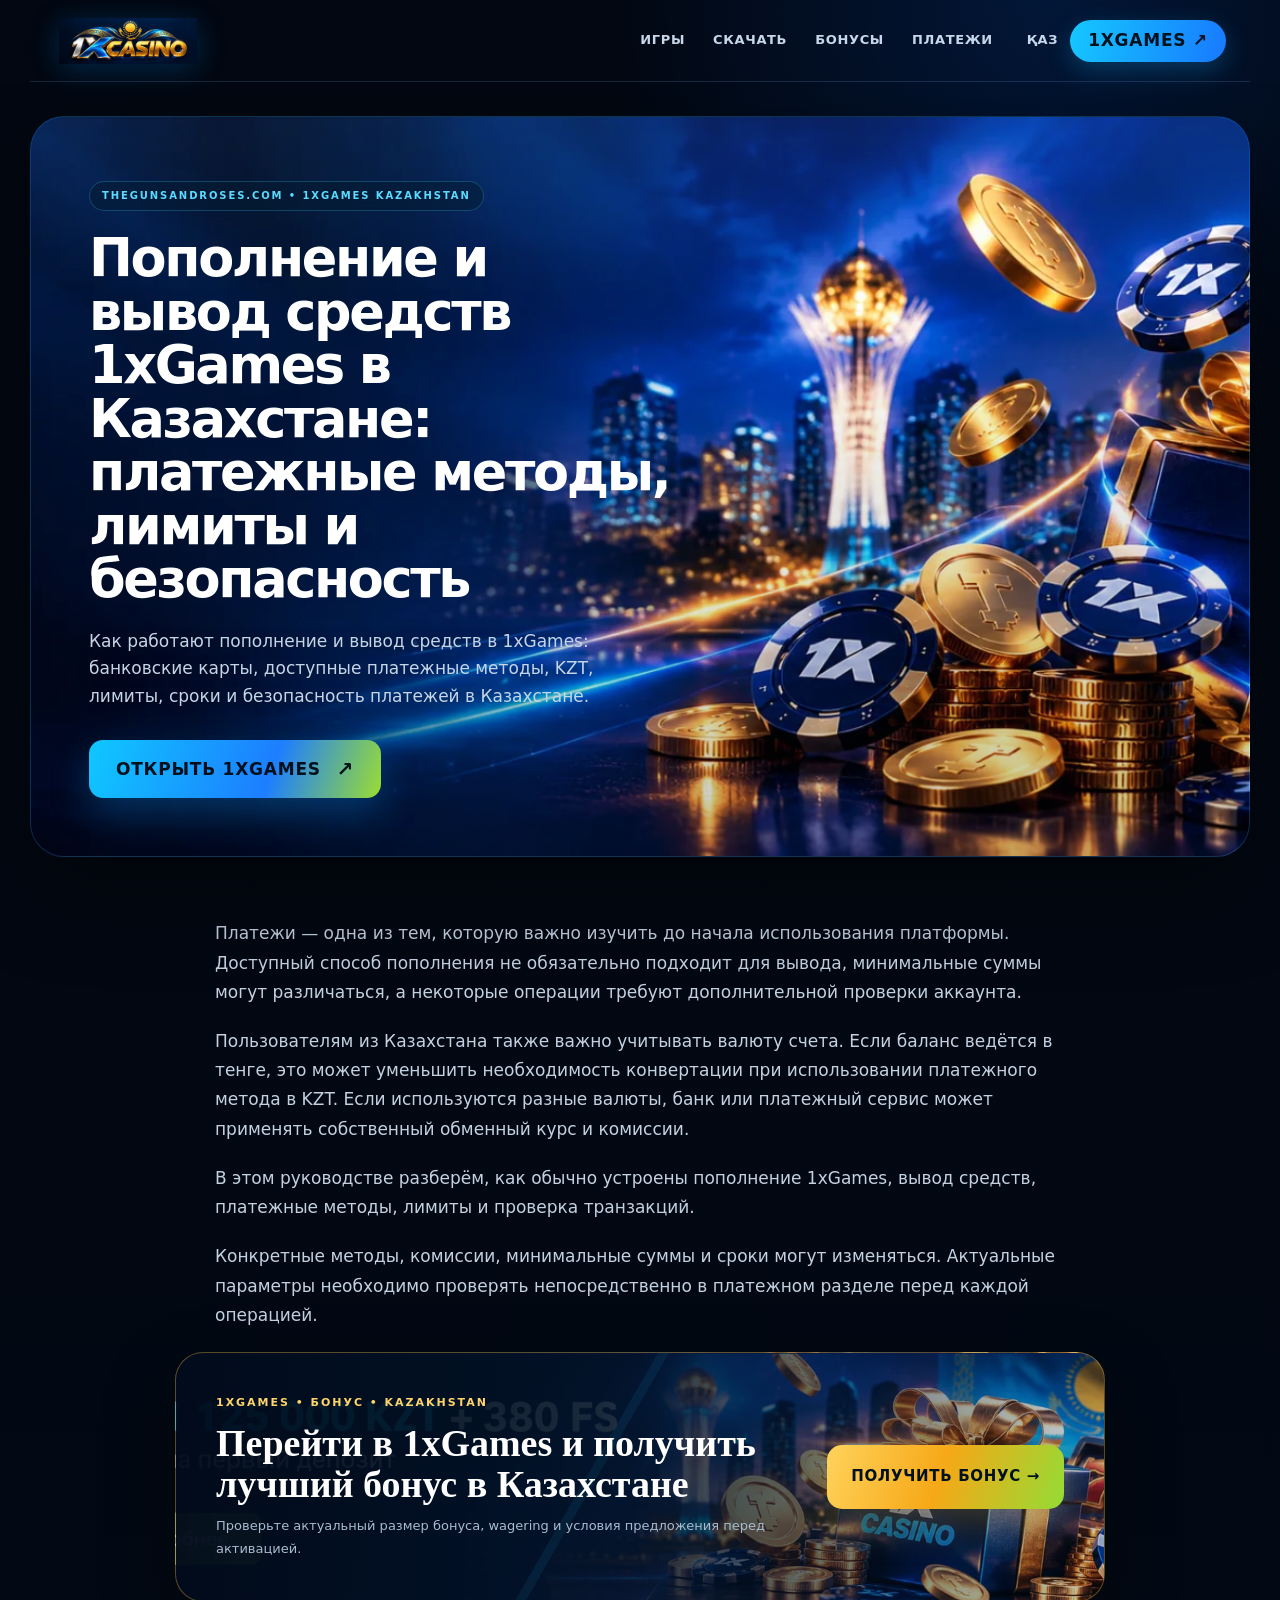
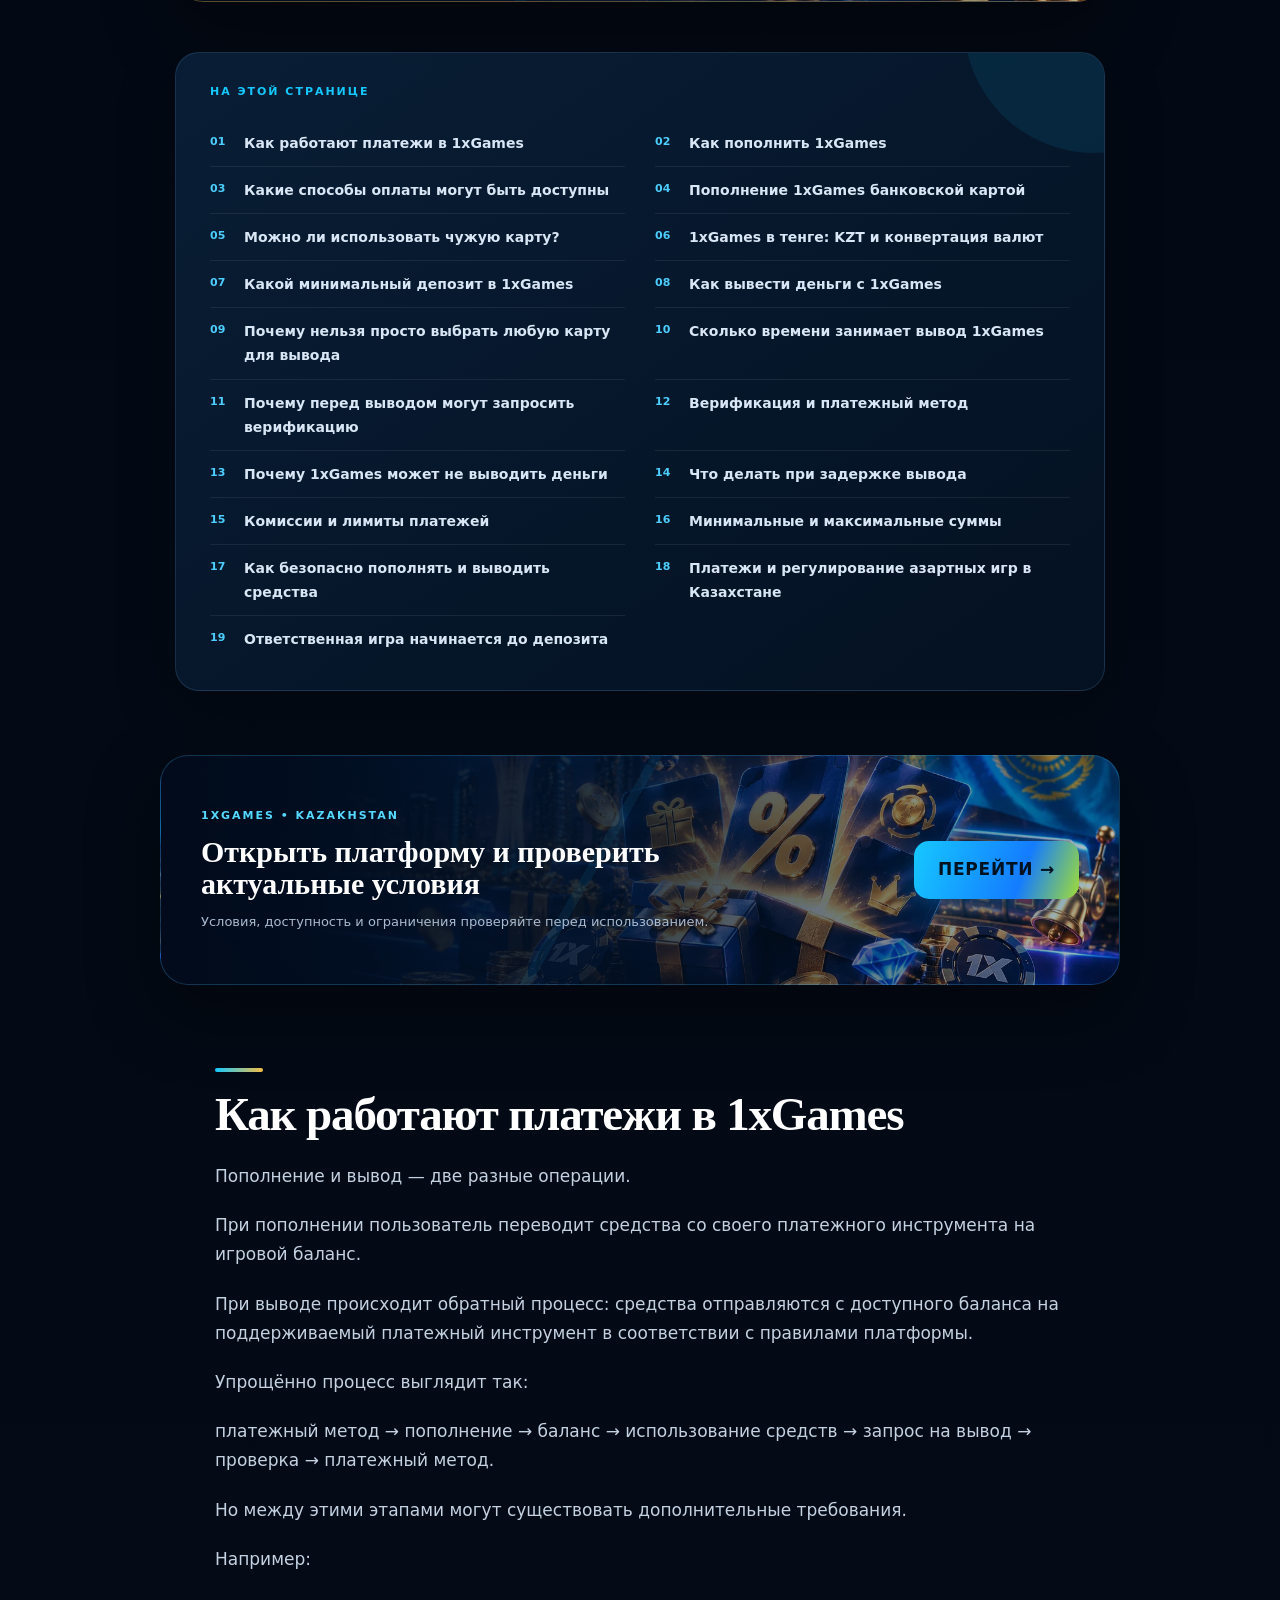
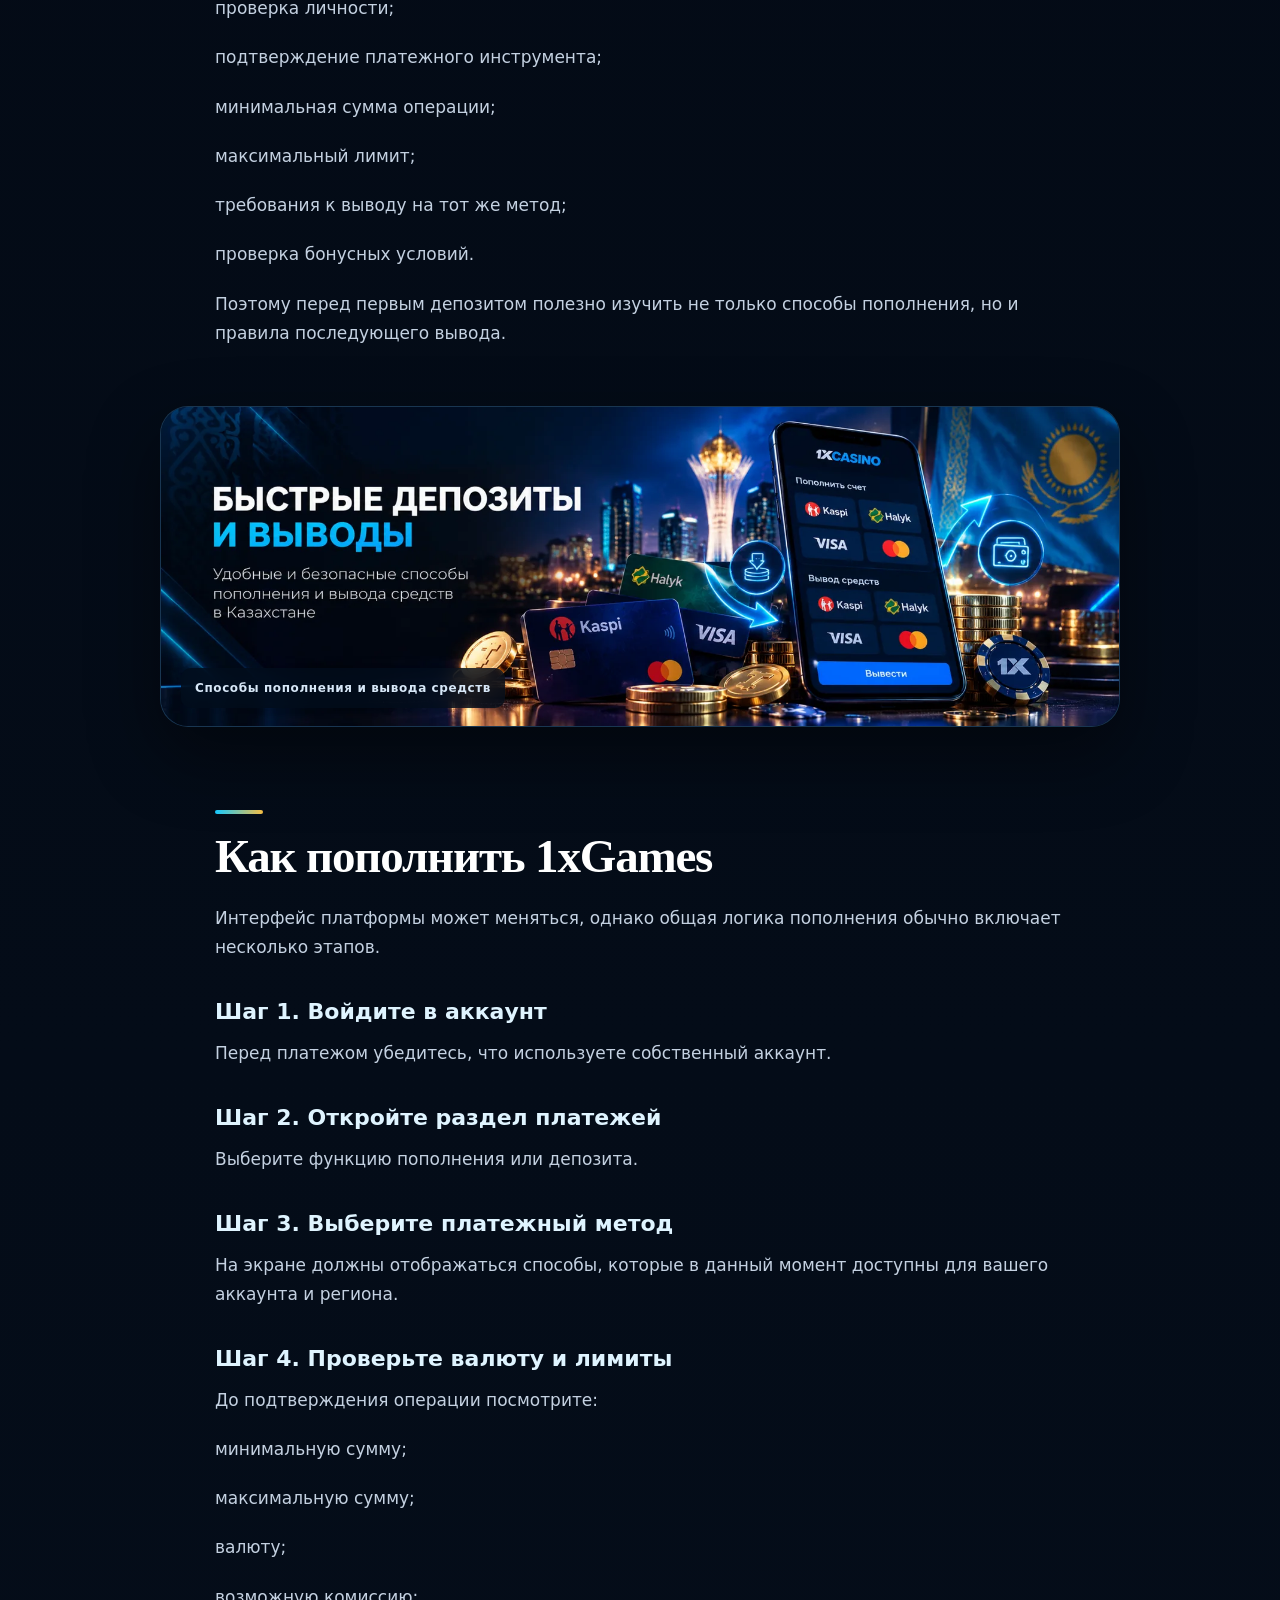
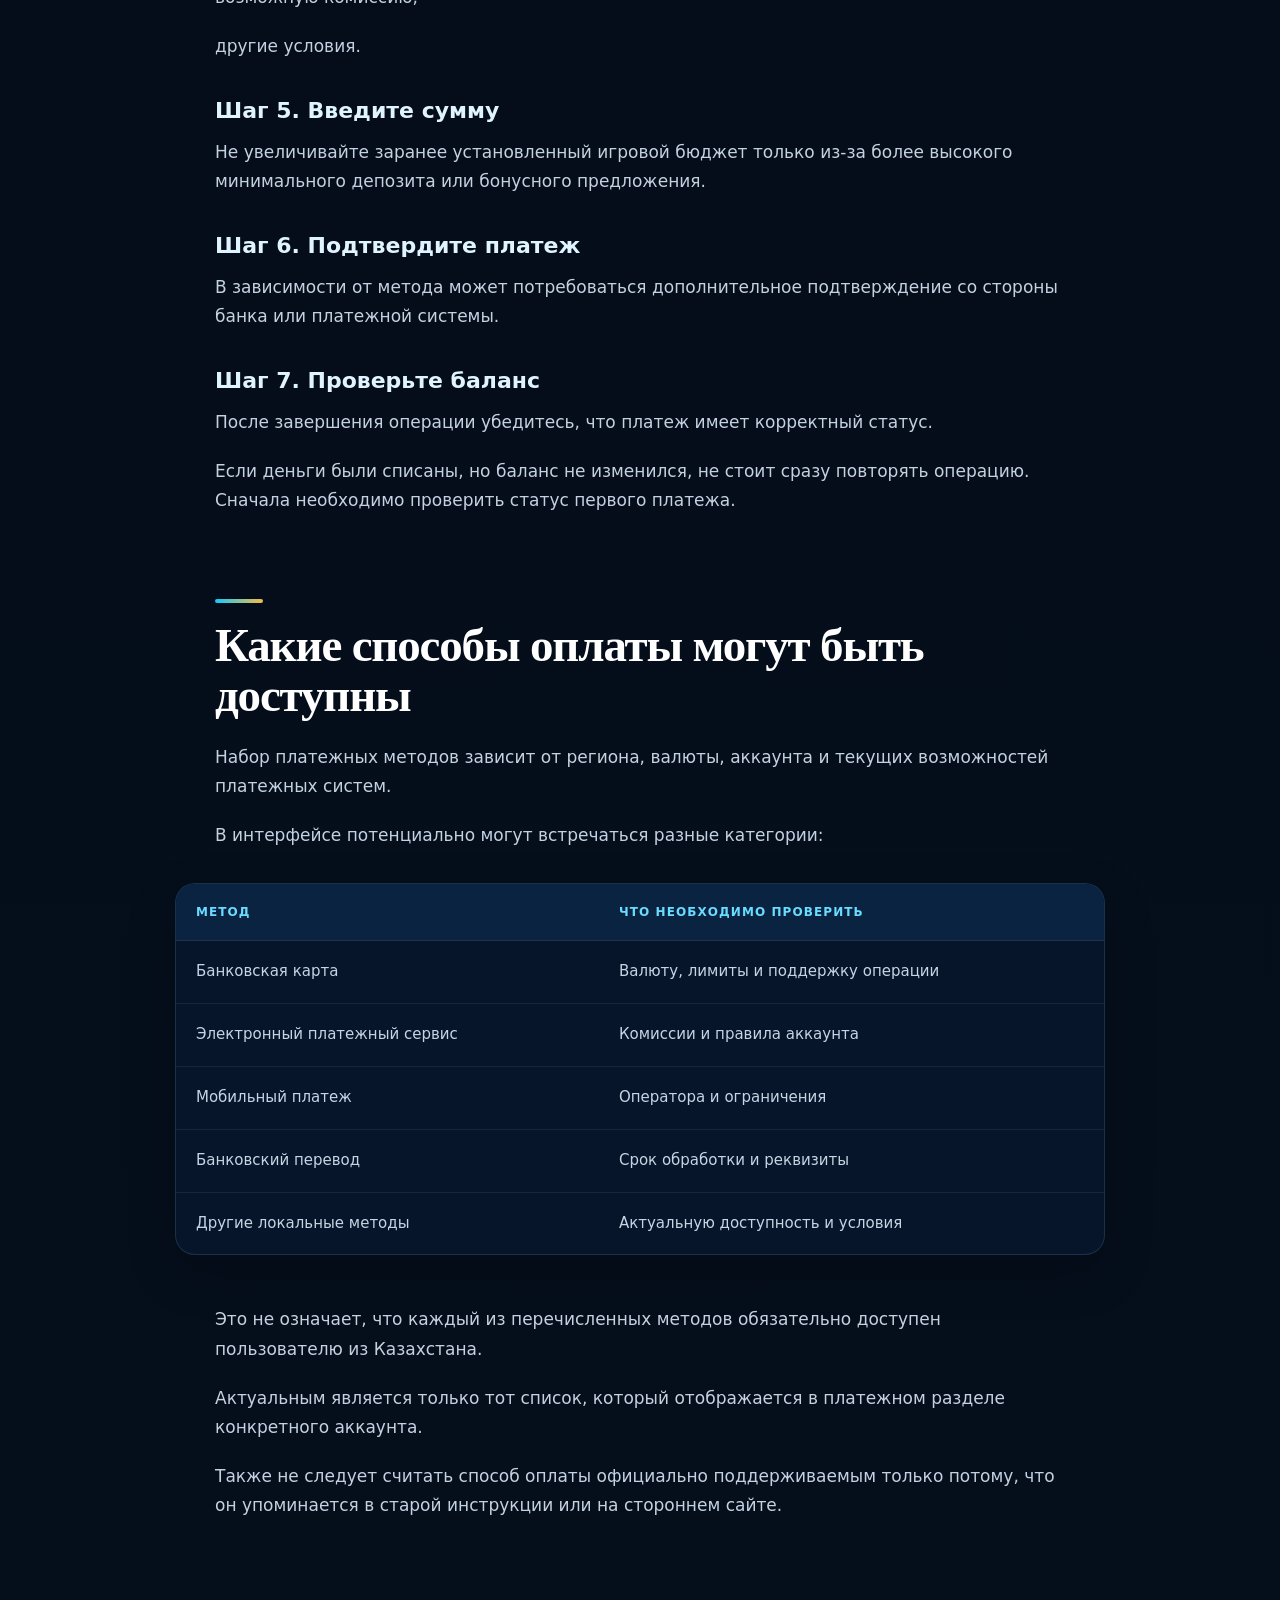
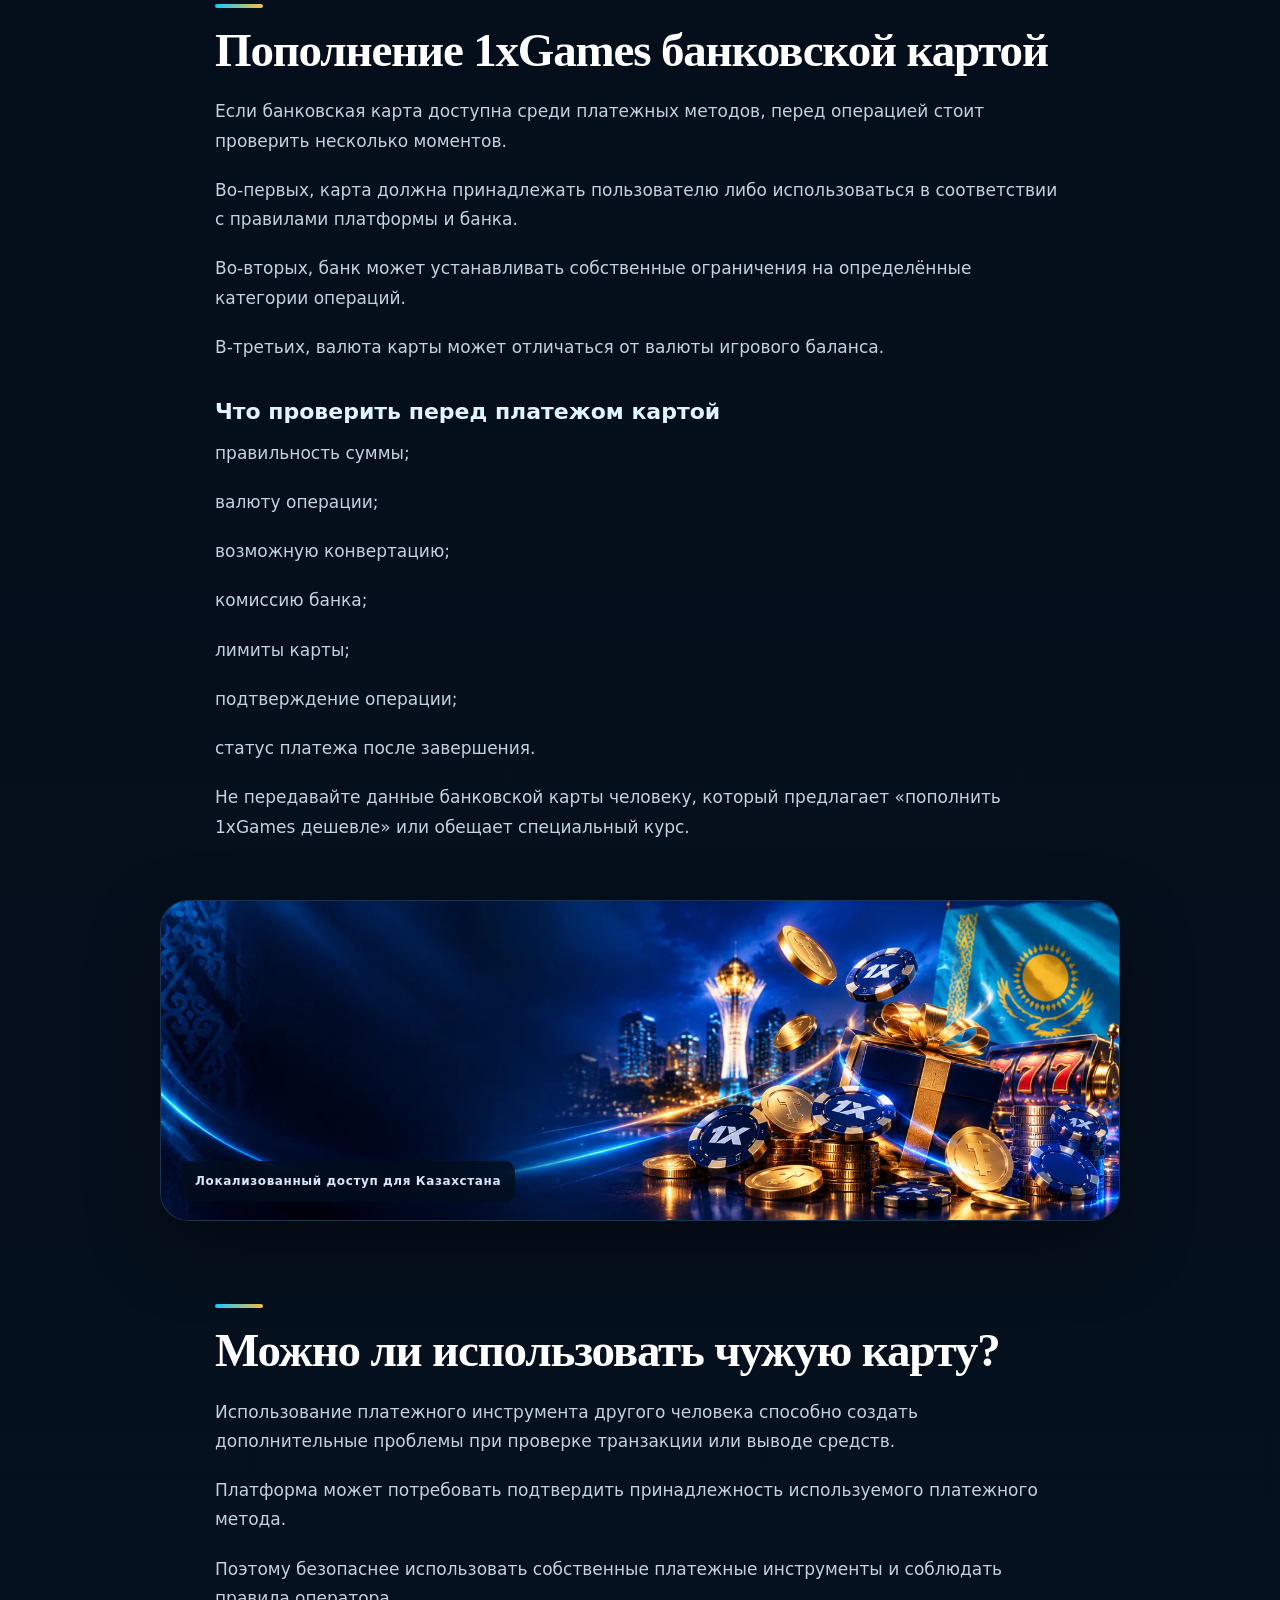
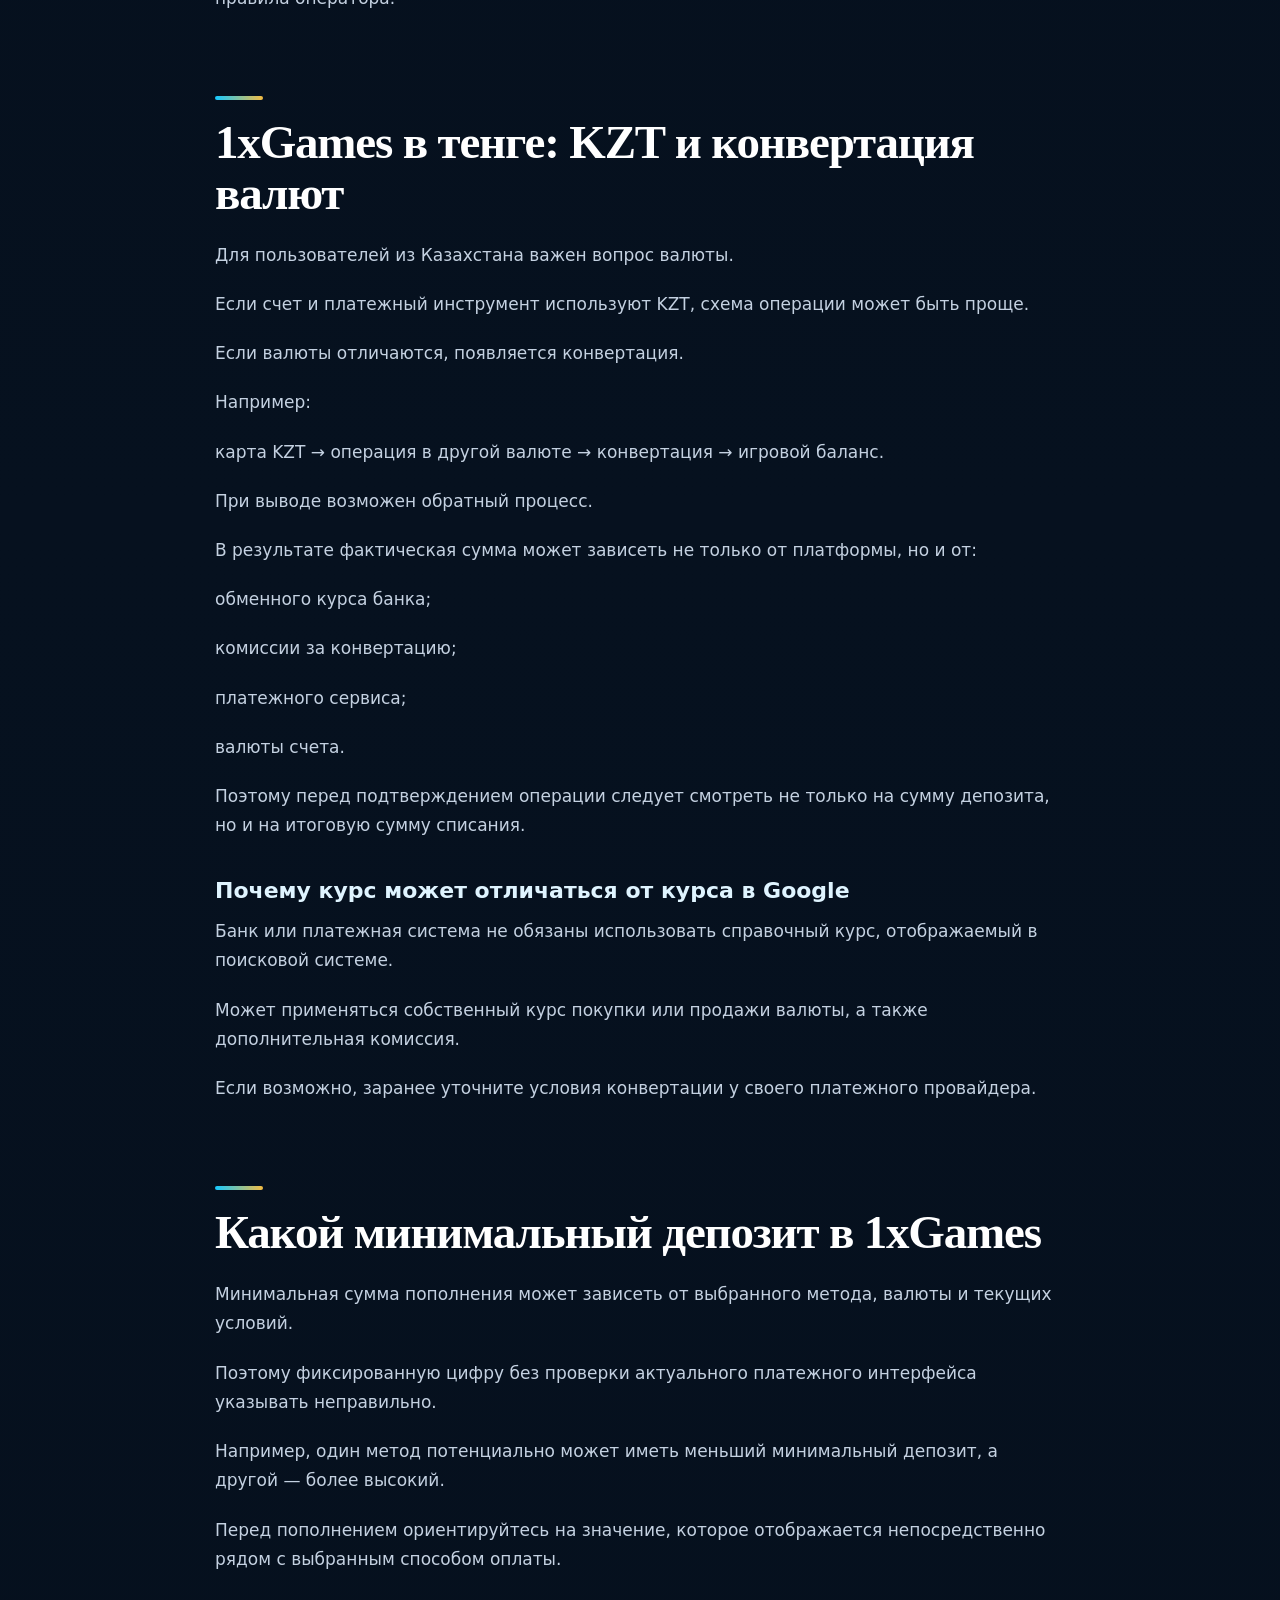
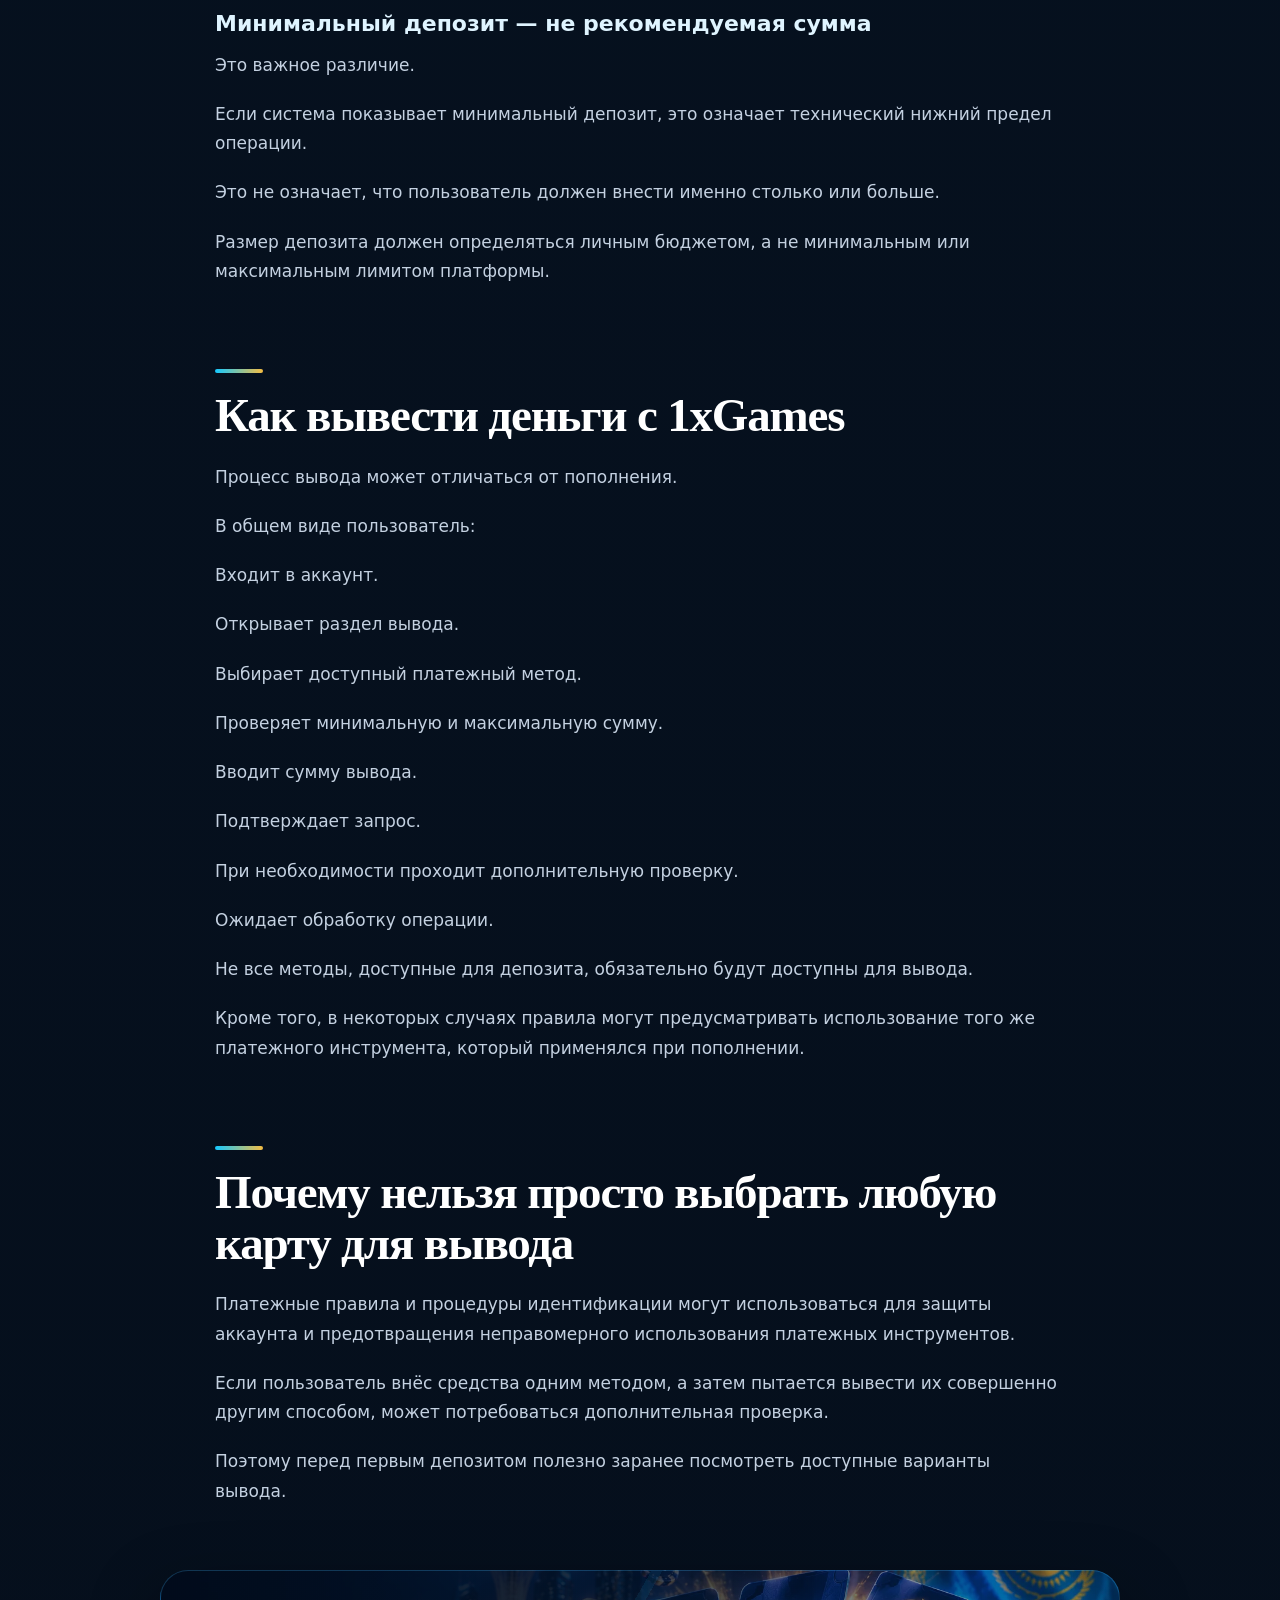
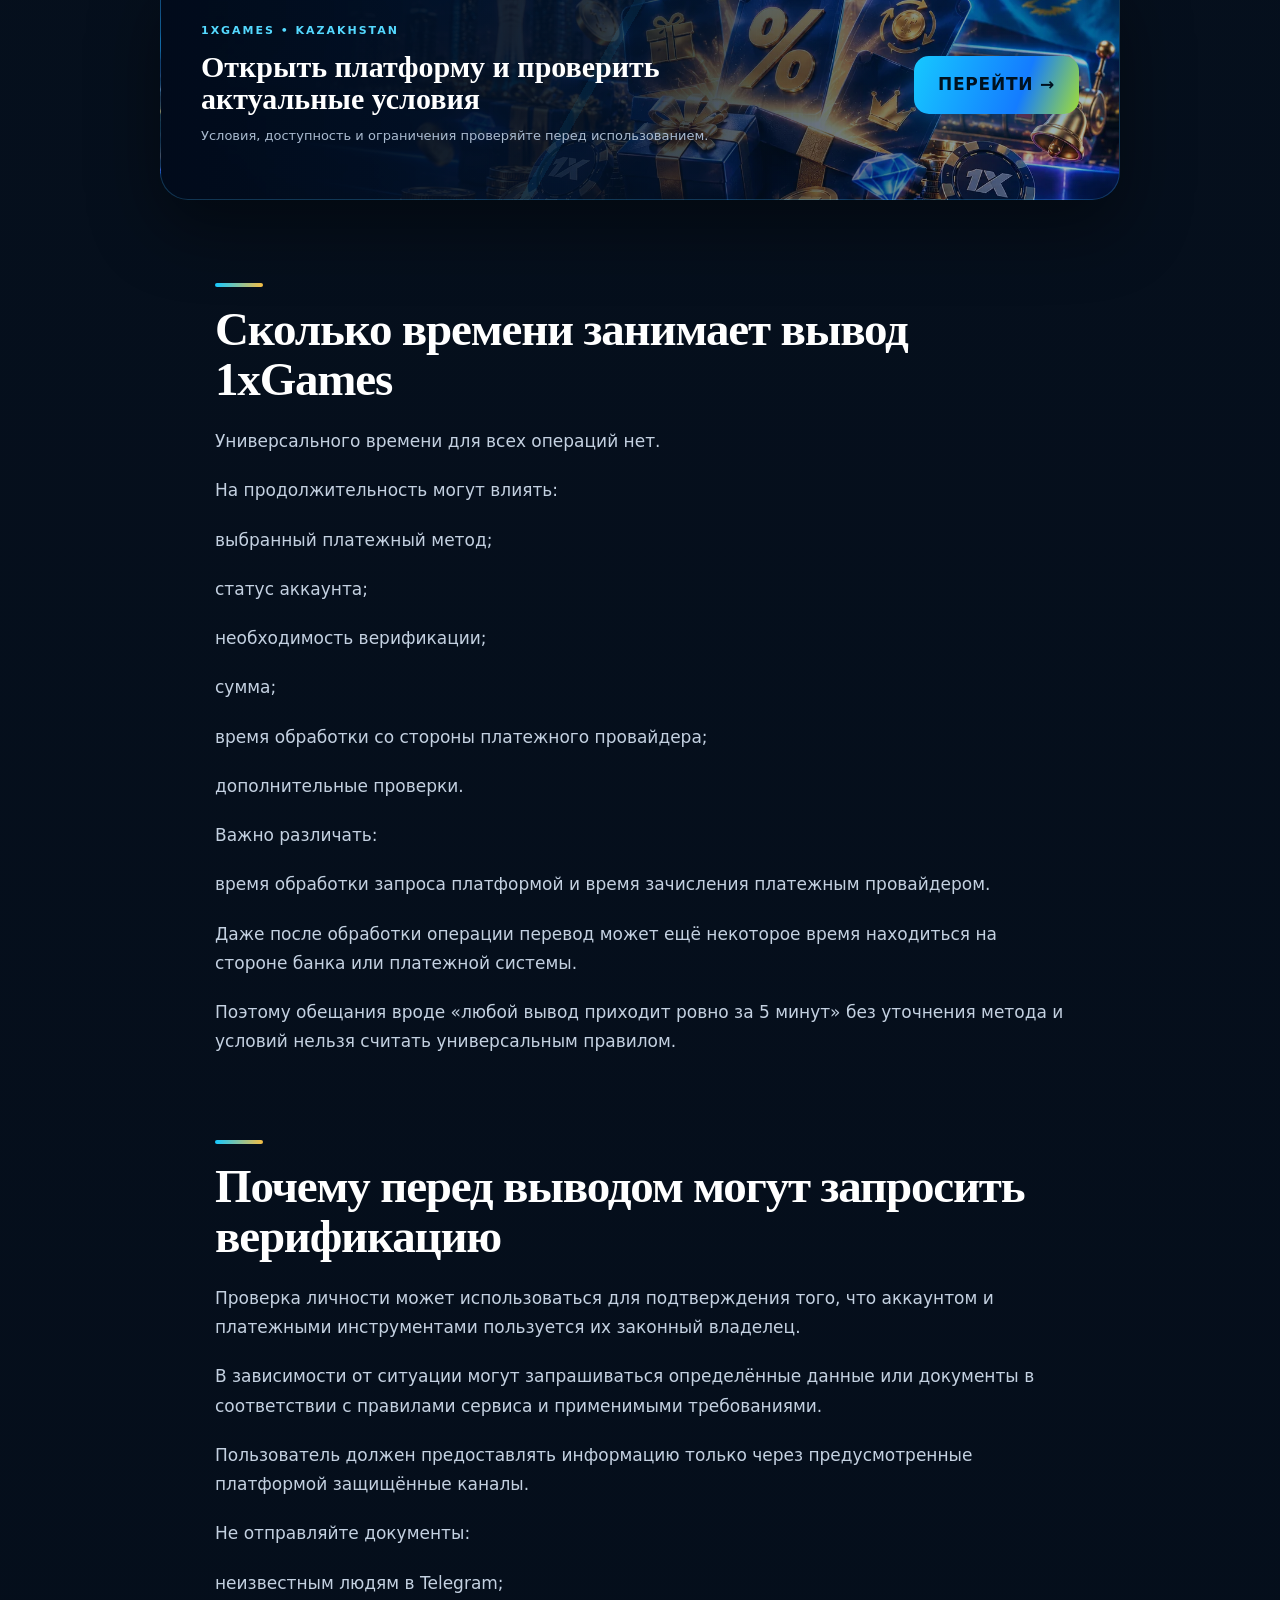
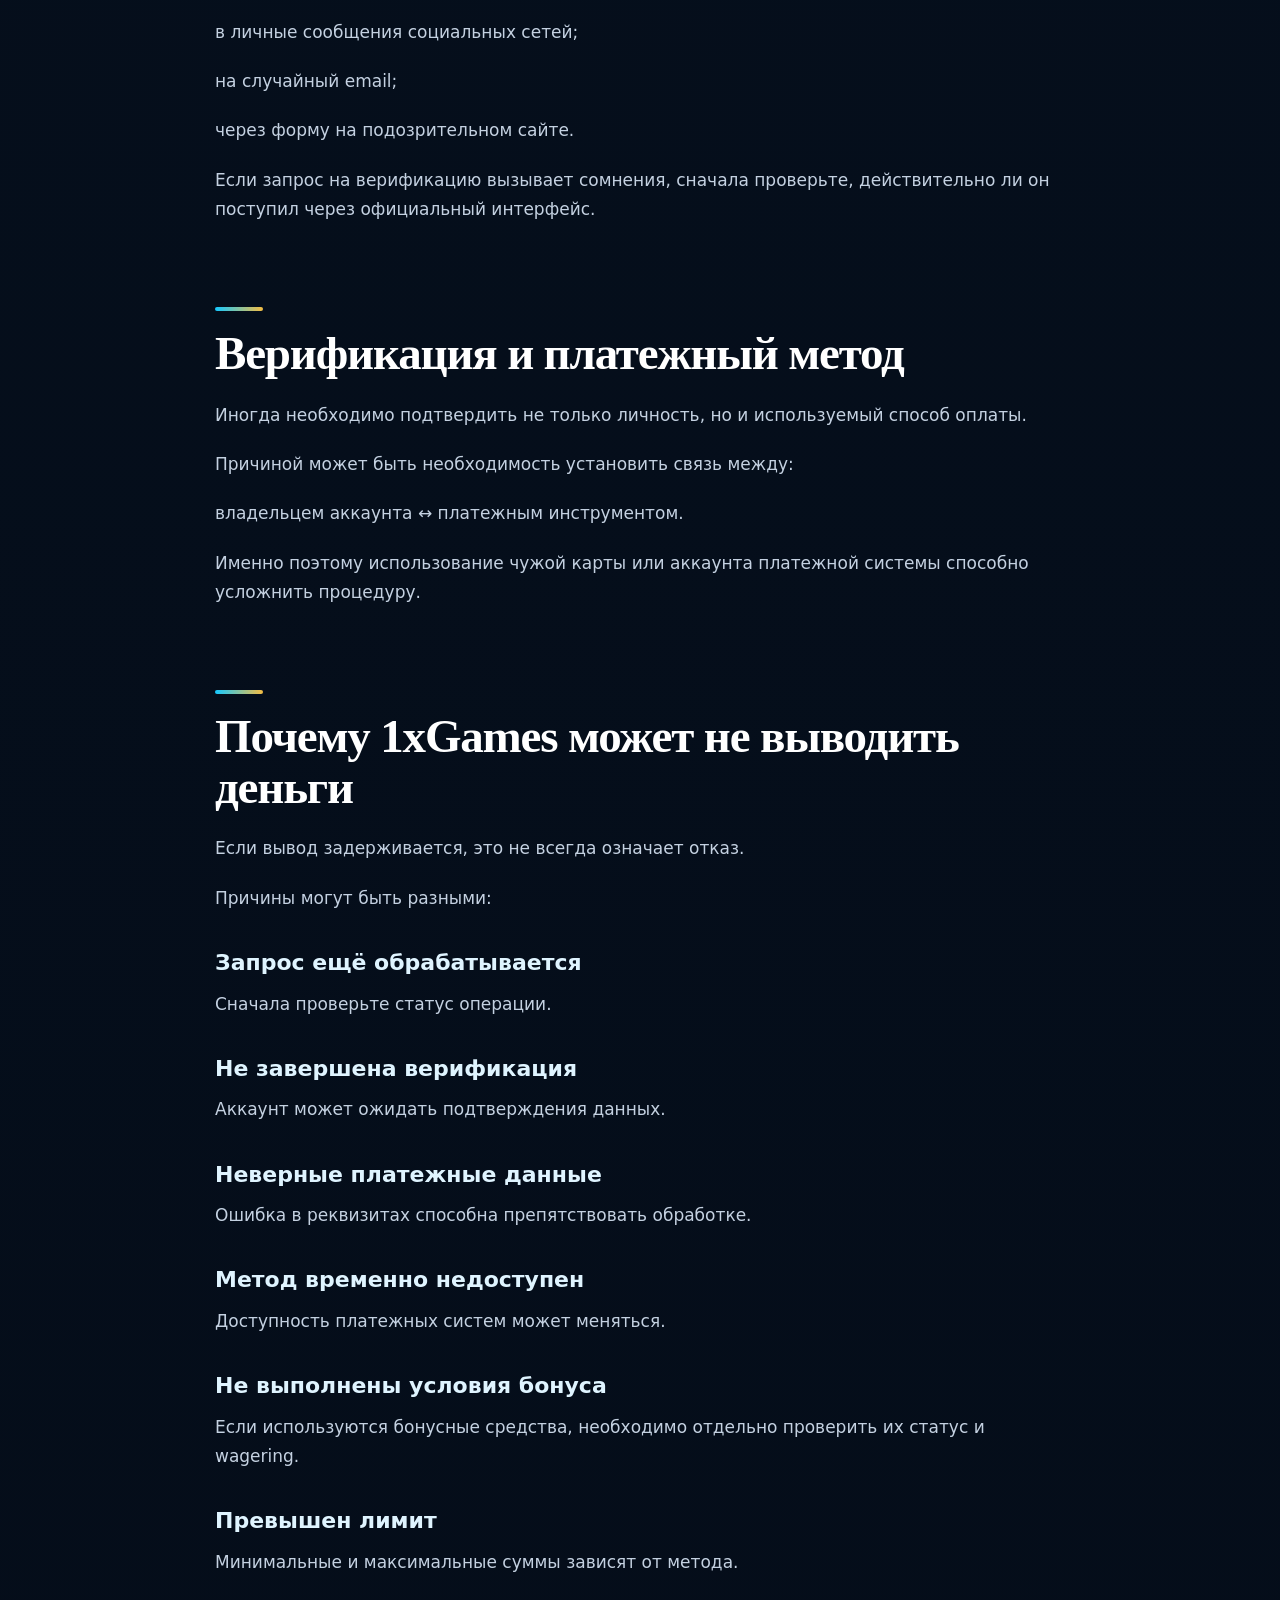
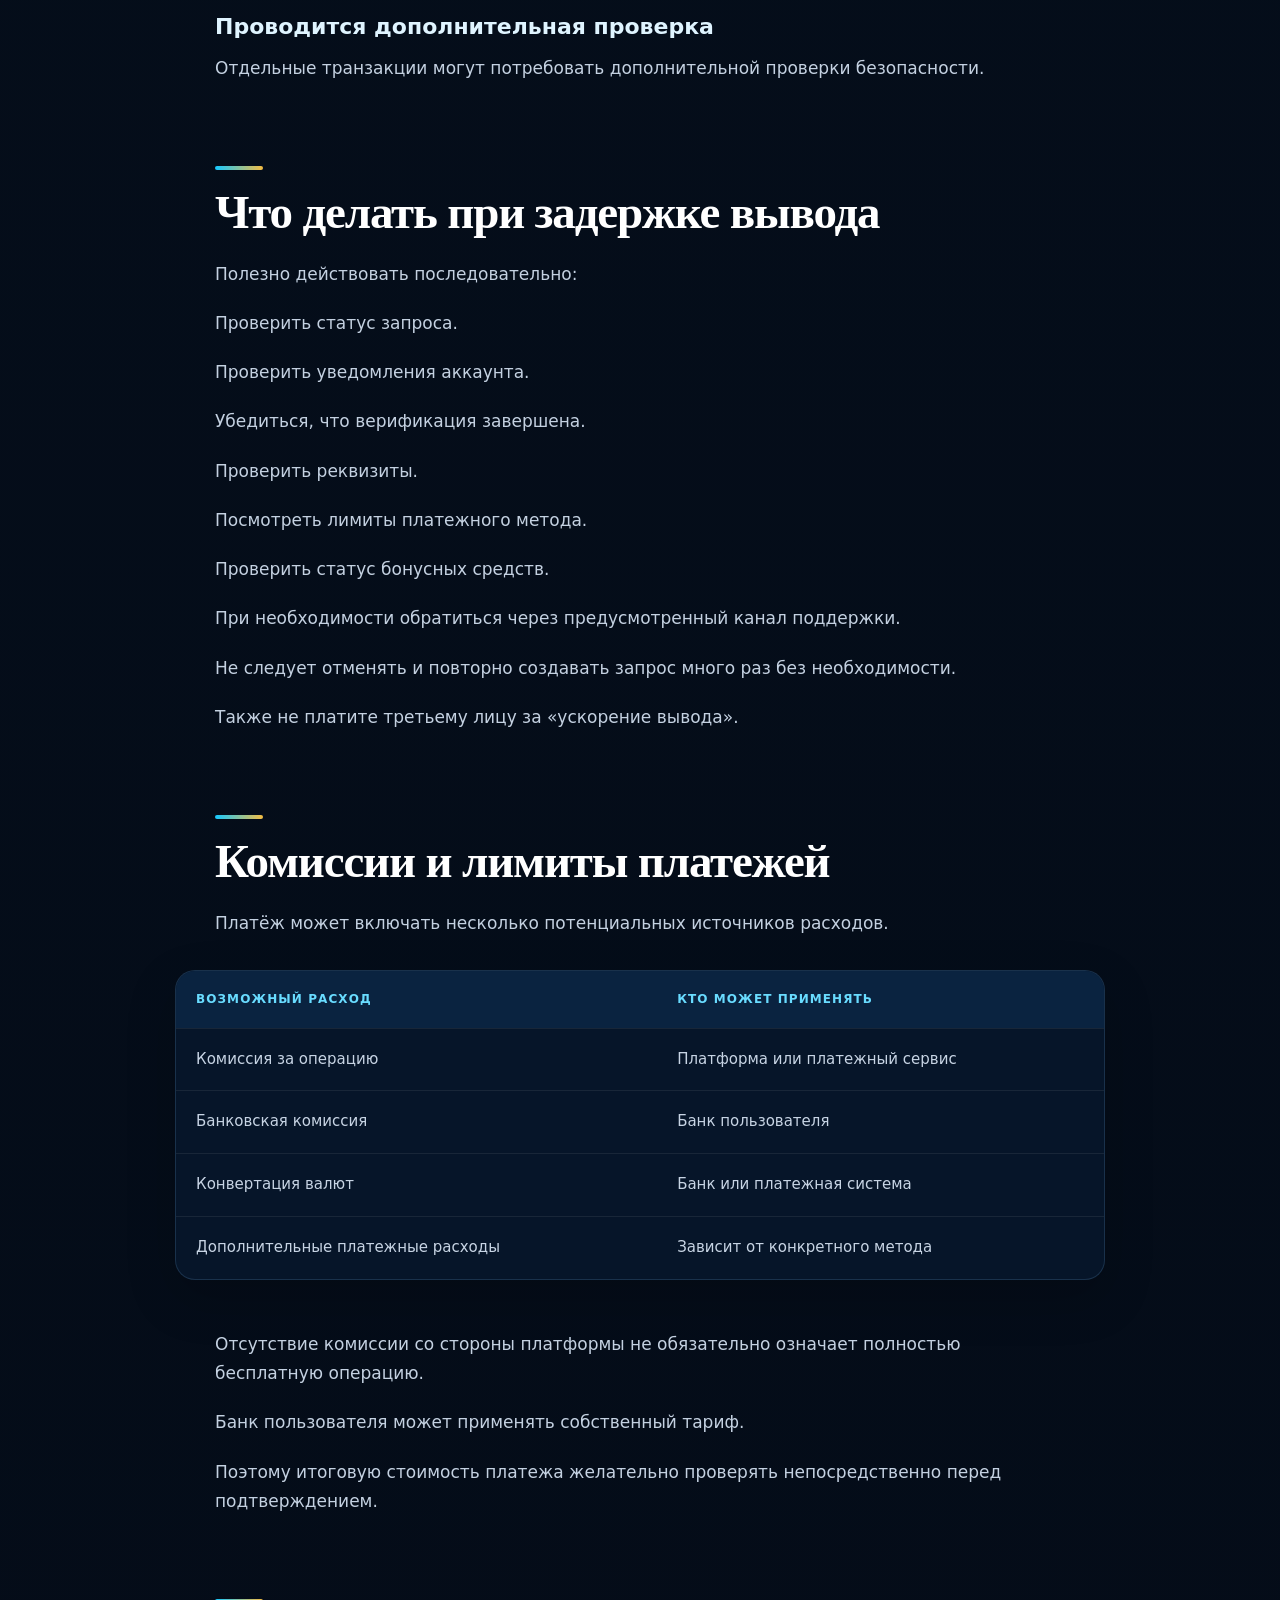
<file: payments/index.html>
<!doctype html><html lang="ru"><head><meta charset="utf-8"><meta name="viewport" content="width=device-width,initial-scale=1"><title>1xGames пополнение и вывод денег — способы оплаты в Казахстане</title><meta name="description" content="Как работают пополнение и вывод средств в 1xGames: банковские карты, доступные платежные методы, KZT, лимиты, сроки и безопасность платежей в Казахстане."><link rel="canonical" href="https://thegunsandroses.com/payments/"><meta name="robots" content="index,follow"><meta name="google-site-verification" content="P_tBZTkmZBPvhhTVpAWwyuTfqRqusBLi5eSHK2BmX5U" /><meta property="og:title" content="1xGames пополнение и вывод денег — способы оплаты в Казахстане"><meta property="og:description" content="Как работают пополнение и вывод средств в 1xGames: банковские карты, доступные платежные методы, KZT, лимиты, сроки и безопасность платежей в Казахстане."><meta property="og:url" content="https://thegunsandroses.com/payments/"><meta property="og:type" content="article"><link rel="icon" href="/assets/img/favicon.webp" type="image/webp"><link rel="stylesheet" href="/assets/css/site.css?v=6"></head><body class="route-payments">
<header class="mast"><a class="brand" href="/"><img src="/assets/img/logo.webp" alt="1xCasino Kazakhstan"></a><nav class="desk-nav"><a href="/games/">Игры</a><a href="/download/">Скачать</a><a href="/bonuses/">Бонусы</a><a href="/payments/">Платежи</a></nav><div class="head-actions"><a class="lang" href="/kz/payments/">ҚАЗ</a><a class="head-cta" href="/go/">1XGAMES ↗</a></div></header>
<main><section class="hero"><div class="hero-copy"><div class="eyebrow">THEGUNSANDROSES.COM • 1XGAMES KAZAKHSTAN</div><h1>Пополнение и вывод средств 1xGames в Казахстане: платежные методы, лимиты и безопасность</h1><p>Как работают пополнение и вывод средств в 1xGames: банковские карты, доступные платежные методы, KZT, лимиты, сроки и безопасность платежей в Казахстане.</p><a class="hero-btn" href="/go/">ОТКРЫТЬ 1XGAMES <span>↗</span></a></div><div class="hero-art" aria-hidden="true"><div class="grid-card"><span>1X</span><b>GAMES • MOBILE • KZ</b><em>18+</em></div></div></section>
<article class="content-shell"><p>Платежи — одна из тем, которую важно изучить до начала использования платформы. Доступный способ пополнения не обязательно подходит для вывода, минимальные суммы могут различаться, а некоторые операции требуют дополнительной проверки аккаунта.</p><p>Пользователям из Казахстана также важно учитывать валюту счета. Если баланс ведётся в тенге, это может уменьшить необходимость конвертации при использовании платежного метода в KZT. Если используются разные валюты, банк или платежный сервис может применять собственный обменный курс и комиссии.</p><p>В этом руководстве разберём, как обычно устроены пополнение 1xGames, вывод средств, платежные методы, лимиты и проверка транзакций.</p><p>Конкретные методы, комиссии, минимальные суммы и сроки могут изменяться. Актуальные параметры необходимо проверять непосредственно в платежном разделе перед каждой операцией.</p><aside class="ref-panel first-offer"><div><span class="ref-label">1XGAMES • БОНУС • KAZAKHSTAN</span><strong>Перейти в 1xGames и получить лучший бонус в Казахстане</strong><small>Проверьте актуальный размер бонуса, wagering и условия предложения перед активацией.</small></div><a class="action-btn" href="/go/">ПОЛУЧИТЬ БОНУС →</a></aside><nav class="toc"><div class="toc-kicker">НА ЭТОЙ СТРАНИЦЕ</div><ol><li><a href="#как-работают-платежи-в-1xgames">Как работают платежи в 1xGames</a></li><li><a href="#как-пополнить-1xgames">Как пополнить 1xGames</a></li><li><a href="#какие-способы-оплаты-могут-быть-доступны">Какие способы оплаты могут быть доступны</a></li><li><a href="#пополнение-1xgames-банковской-картой">Пополнение 1xGames банковской картой</a></li><li><a href="#можно-ли-использовать-чужую-карту">Можно ли использовать чужую карту?</a></li><li><a href="#1xgames-в-тенге-kzt-и-конвертация-валют">1xGames в тенге: KZT и конвертация валют</a></li><li><a href="#какой-минимальный-депозит-в-1xgames">Какой минимальный депозит в 1xGames</a></li><li><a href="#как-вывести-деньги-с-1xgames">Как вывести деньги с 1xGames</a></li><li><a href="#почему-нельзя-просто-выбрать-любую-карту-для-вывода">Почему нельзя просто выбрать любую карту для вывода</a></li><li><a href="#сколько-времени-занимает-вывод-1xgames">Сколько времени занимает вывод 1xGames</a></li><li><a href="#почему-перед-выводом-могут-запросить-верификацию">Почему перед выводом могут запросить верификацию</a></li><li><a href="#верификация-и-платежный-метод">Верификация и платежный метод</a></li><li><a href="#почему-1xgames-может-не-выводить-деньги">Почему 1xGames может не выводить деньги</a></li><li><a href="#что-делать-при-задержке-вывода">Что делать при задержке вывода</a></li><li><a href="#комиссии-и-лимиты-платежей">Комиссии и лимиты платежей</a></li><li><a href="#минимальные-и-максимальные-суммы">Минимальные и максимальные суммы</a></li><li><a href="#как-безопасно-пополнять-и-выводить-средства">Как безопасно пополнять и выводить средства</a></li><li><a href="#платежи-и-регулирование-азартных-игр-в-казахстане">Платежи и регулирование азартных игр в Казахстане</a></li><li><a href="#ответственная-игра-начинается-до-депозита">Ответственная игра начинается до депозита</a></li></ol></nav><aside class="ref-panel"><div><span class="ref-label">1XGAMES • KAZAKHSTAN</span><strong>Открыть платформу и проверить актуальные условия</strong><small>Условия, доступность и ограничения проверяйте перед использованием.</small></div><a class="action-btn" href="/go/">ПЕРЕЙТИ →</a></aside><h2 id="как-работают-платежи-в-1xgames">Как работают платежи в 1xGames</h2><p>Пополнение и вывод — две разные операции.</p><p>При пополнении пользователь переводит средства со своего платежного инструмента на игровой баланс.</p><p>При выводе происходит обратный процесс: средства отправляются с доступного баланса на поддерживаемый платежный инструмент в соответствии с правилами платформы.</p><p>Упрощённо процесс выглядит так:</p><p>платежный метод → пополнение → баланс → использование средств → запрос на вывод → проверка → платежный метод.</p><p>Но между этими этапами могут существовать дополнительные требования.</p><p>Например:</p><p>проверка личности;</p><p>подтверждение платежного инструмента;</p><p>минимальная сумма операции;</p><p>максимальный лимит;</p><p>требования к выводу на тот же метод;</p><p>проверка бонусных условий.</p><p>Поэтому перед первым депозитом полезно изучить не только способы пополнения, но и правила последующего вывода.</p><figure class="editorial-image wide"><img src="/assets/img/payments.webp" alt="Платежи в Казахстане" loading="lazy"><figcaption class="image-note">Способы пополнения и вывода средств</figcaption></figure><h2 id="как-пополнить-1xgames">Как пополнить 1xGames</h2><p>Интерфейс платформы может меняться, однако общая логика пополнения обычно включает несколько этапов.</p><h3>Шаг 1. Войдите в аккаунт</h3><p>Перед платежом убедитесь, что используете собственный аккаунт.</p><h3>Шаг 2. Откройте раздел платежей</h3><p>Выберите функцию пополнения или депозита.</p><h3>Шаг 3. Выберите платежный метод</h3><p>На экране должны отображаться способы, которые в данный момент доступны для вашего аккаунта и региона.</p><h3>Шаг 4. Проверьте валюту и лимиты</h3><p>До подтверждения операции посмотрите:</p><p>минимальную сумму;</p><p>максимальную сумму;</p><p>валюту;</p><p>возможную комиссию;</p><p>другие условия.</p><h3>Шаг 5. Введите сумму</h3><p>Не увеличивайте заранее установленный игровой бюджет только из-за более высокого минимального депозита или бонусного предложения.</p><h3>Шаг 6. Подтвердите платеж</h3><p>В зависимости от метода может потребоваться дополнительное подтверждение со стороны банка или платежной системы.</p><h3>Шаг 7. Проверьте баланс</h3><p>После завершения операции убедитесь, что платеж имеет корректный статус.</p><p>Если деньги были списаны, но баланс не изменился, не стоит сразу повторять операцию. Сначала необходимо проверить статус первого платежа.</p><h2 id="какие-способы-оплаты-могут-быть-доступны">Какие способы оплаты могут быть доступны</h2><p>Набор платежных методов зависит от региона, валюты, аккаунта и текущих возможностей платежных систем.</p><p>В интерфейсе потенциально могут встречаться разные категории:</p><div class="table-wrap"><table><tr><th>Метод</th><th>Что необходимо проверить</th></tr><tr><td>Банковская карта</td><td>Валюту, лимиты и поддержку операции</td></tr><tr><td>Электронный платежный сервис</td><td>Комиссии и правила аккаунта</td></tr><tr><td>Мобильный платеж</td><td>Оператора и ограничения</td></tr><tr><td>Банковский перевод</td><td>Срок обработки и реквизиты</td></tr><tr><td>Другие локальные методы</td><td>Актуальную доступность и условия</td></tr></table></div><p>Это не означает, что каждый из перечисленных методов обязательно доступен пользователю из Казахстана.</p><p>Актуальным является только тот список, который отображается в платежном разделе конкретного аккаунта.</p><p>Также не следует считать способ оплаты официально поддерживаемым только потому, что он упоминается в старой инструкции или на стороннем сайте.</p><h2 id="пополнение-1xgames-банковской-картой">Пополнение 1xGames банковской картой</h2><p>Если банковская карта доступна среди платежных методов, перед операцией стоит проверить несколько моментов.</p><p>Во-первых, карта должна принадлежать пользователю либо использоваться в соответствии с правилами платформы и банка.</p><p>Во-вторых, банк может устанавливать собственные ограничения на определённые категории операций.</p><p>В-третьих, валюта карты может отличаться от валюты игрового баланса.</p><h3>Что проверить перед платежом картой</h3><p>правильность суммы;</p><p>валюту операции;</p><p>возможную конвертацию;</p><p>комиссию банка;</p><p>лимиты карты;</p><p>подтверждение операции;</p><p>статус платежа после завершения.</p><p>Не передавайте данные банковской карты человеку, который предлагает «пополнить 1xGames дешевле» или обещает специальный курс.</p><figure class="editorial-image wide"><img src="/assets/img/kz.webp" alt="1xCasino Казахстан" loading="lazy"><figcaption class="image-note">Локализованный доступ для Казахстана</figcaption></figure><h2 id="можно-ли-использовать-чужую-карту">Можно ли использовать чужую карту?</h2><p>Использование платежного инструмента другого человека способно создать дополнительные проблемы при проверке транзакции или выводе средств.</p><p>Платформа может потребовать подтвердить принадлежность используемого платежного метода.</p><p>Поэтому безопаснее использовать собственные платежные инструменты и соблюдать правила оператора.</p><h2 id="1xgames-в-тенге-kzt-и-конвертация-валют">1xGames в тенге: KZT и конвертация валют</h2><p>Для пользователей из Казахстана важен вопрос валюты.</p><p>Если счет и платежный инструмент используют KZT, схема операции может быть проще.</p><p>Если валюты отличаются, появляется конвертация.</p><p>Например:</p><p>карта KZT → операция в другой валюте → конвертация → игровой баланс.</p><p>При выводе возможен обратный процесс.</p><p>В результате фактическая сумма может зависеть не только от платформы, но и от:</p><p>обменного курса банка;</p><p>комиссии за конвертацию;</p><p>платежного сервиса;</p><p>валюты счета.</p><p>Поэтому перед подтверждением операции следует смотреть не только на сумму депозита, но и на итоговую сумму списания.</p><h3>Почему курс может отличаться от курса в Google</h3><p>Банк или платежная система не обязаны использовать справочный курс, отображаемый в поисковой системе.</p><p>Может применяться собственный курс покупки или продажи валюты, а также дополнительная комиссия.</p><p>Если возможно, заранее уточните условия конвертации у своего платежного провайдера.</p><h2 id="какой-минимальный-депозит-в-1xgames">Какой минимальный депозит в 1xGames</h2><p>Минимальная сумма пополнения может зависеть от выбранного метода, валюты и текущих условий.</p><p>Поэтому фиксированную цифру без проверки актуального платежного интерфейса указывать неправильно.</p><p>Например, один метод потенциально может иметь меньший минимальный депозит, а другой — более высокий.</p><p>Перед пополнением ориентируйтесь на значение, которое отображается непосредственно рядом с выбранным способом оплаты.</p><h3>Минимальный депозит — не рекомендуемая сумма</h3><p>Это важное различие.</p><p>Если система показывает минимальный депозит, это означает технический нижний предел операции.</p><p>Это не означает, что пользователь должен внести именно столько или больше.</p><p>Размер депозита должен определяться личным бюджетом, а не минимальным или максимальным лимитом платформы.</p><h2 id="как-вывести-деньги-с-1xgames">Как вывести деньги с 1xGames</h2><p>Процесс вывода может отличаться от пополнения.</p><p>В общем виде пользователь:</p><p>Входит в аккаунт.</p><p>Открывает раздел вывода.</p><p>Выбирает доступный платежный метод.</p><p>Проверяет минимальную и максимальную сумму.</p><p>Вводит сумму вывода.</p><p>Подтверждает запрос.</p><p>При необходимости проходит дополнительную проверку.</p><p>Ожидает обработку операции.</p><p>Не все методы, доступные для депозита, обязательно будут доступны для вывода.</p><p>Кроме того, в некоторых случаях правила могут предусматривать использование того же платежного инструмента, который применялся при пополнении.</p><h2 id="почему-нельзя-просто-выбрать-любую-карту-для-вывода">Почему нельзя просто выбрать любую карту для вывода</h2><p>Платежные правила и процедуры идентификации могут использоваться для защиты аккаунта и предотвращения неправомерного использования платежных инструментов.</p><p>Если пользователь внёс средства одним методом, а затем пытается вывести их совершенно другим способом, может потребоваться дополнительная проверка.</p><p>Поэтому перед первым депозитом полезно заранее посмотреть доступные варианты вывода.</p><aside class="ref-panel"><div><span class="ref-label">1XGAMES • KAZAKHSTAN</span><strong>Открыть платформу и проверить актуальные условия</strong><small>Условия, доступность и ограничения проверяйте перед использованием.</small></div><a class="action-btn" href="/go/">ПЕРЕЙТИ →</a></aside><h2 id="сколько-времени-занимает-вывод-1xgames">Сколько времени занимает вывод 1xGames</h2><p>Универсального времени для всех операций нет.</p><p>На продолжительность могут влиять:</p><p>выбранный платежный метод;</p><p>статус аккаунта;</p><p>необходимость верификации;</p><p>сумма;</p><p>время обработки со стороны платежного провайдера;</p><p>дополнительные проверки.</p><p>Важно различать:</p><p>время обработки запроса платформой и время зачисления платежным провайдером.</p><p>Даже после обработки операции перевод может ещё некоторое время находиться на стороне банка или платежной системы.</p><p>Поэтому обещания вроде «любой вывод приходит ровно за 5 минут» без уточнения метода и условий нельзя считать универсальным правилом.</p><h2 id="почему-перед-выводом-могут-запросить-верификацию">Почему перед выводом могут запросить верификацию</h2><p>Проверка личности может использоваться для подтверждения того, что аккаунтом и платежными инструментами пользуется их законный владелец.</p><p>В зависимости от ситуации могут запрашиваться определённые данные или документы в соответствии с правилами сервиса и применимыми требованиями.</p><p>Пользователь должен предоставлять информацию только через предусмотренные платформой защищённые каналы.</p><p>Не отправляйте документы:</p><p>неизвестным людям в Telegram;</p><p>в личные сообщения социальных сетей;</p><p>на случайный email;</p><p>через форму на подозрительном сайте.</p><p>Если запрос на верификацию вызывает сомнения, сначала проверьте, действительно ли он поступил через официальный интерфейс.</p><h2 id="верификация-и-платежный-метод">Верификация и платежный метод</h2><p>Иногда необходимо подтвердить не только личность, но и используемый способ оплаты.</p><p>Причиной может быть необходимость установить связь между:</p><p>владельцем аккаунта ↔ платежным инструментом.</p><p>Именно поэтому использование чужой карты или аккаунта платежной системы способно усложнить процедуру.</p><h2 id="почему-1xgames-может-не-выводить-деньги">Почему 1xGames может не выводить деньги</h2><p>Если вывод задерживается, это не всегда означает отказ.</p><p>Причины могут быть разными:</p><h3>Запрос ещё обрабатывается</h3><p>Сначала проверьте статус операции.</p><h3>Не завершена верификация</h3><p>Аккаунт может ожидать подтверждения данных.</p><h3>Неверные платежные данные</h3><p>Ошибка в реквизитах способна препятствовать обработке.</p><h3>Метод временно недоступен</h3><p>Доступность платежных систем может меняться.</p><h3>Не выполнены условия бонуса</h3><p>Если используются бонусные средства, необходимо отдельно проверить их статус и wagering.</p><h3>Превышен лимит</h3><p>Минимальные и максимальные суммы зависят от метода.</p><h3>Проводится дополнительная проверка</h3><p>Отдельные транзакции могут потребовать дополнительной проверки безопасности.</p><h2 id="что-делать-при-задержке-вывода">Что делать при задержке вывода</h2><p>Полезно действовать последовательно:</p><p>Проверить статус запроса.</p><p>Проверить уведомления аккаунта.</p><p>Убедиться, что верификация завершена.</p><p>Проверить реквизиты.</p><p>Посмотреть лимиты платежного метода.</p><p>Проверить статус бонусных средств.</p><p>При необходимости обратиться через предусмотренный канал поддержки.</p><p>Не следует отменять и повторно создавать запрос много раз без необходимости.</p><p>Также не платите третьему лицу за «ускорение вывода».</p><h2 id="комиссии-и-лимиты-платежей">Комиссии и лимиты платежей</h2><p>Платёж может включать несколько потенциальных источников расходов.</p><div class="table-wrap"><table><tr><th>Возможный расход</th><th>Кто может применять</th></tr><tr><td>Комиссия за операцию</td><td>Платформа или платежный сервис</td></tr><tr><td>Банковская комиссия</td><td>Банк пользователя</td></tr><tr><td>Конвертация валют</td><td>Банк или платежная система</td></tr><tr><td>Дополнительные платежные расходы</td><td>Зависит от конкретного метода</td></tr></table></div><p>Отсутствие комиссии со стороны платформы не обязательно означает полностью бесплатную операцию.</p><p>Банк пользователя может применять собственный тариф.</p><p>Поэтому итоговую стоимость платежа желательно проверять непосредственно перед подтверждением.</p><h2 id="минимальные-и-максимальные-суммы">Минимальные и максимальные суммы</h2><p>Лимиты могут различаться для:</p><p>депозита;</p><p>вывода;</p><p>банковских карт;</p><p>электронных методов;</p><p>разных валют;</p><p>отдельных аккаунтов.</p><p>Не переносите лимит одного платежного метода на другой.</p><p>Если рядом с методом указаны актуальные минимальная и максимальная суммы, ориентироваться следует именно на них.</p><h2 id="как-безопасно-пополнять-и-выводить-средства">Как безопасно пополнять и выводить средства</h2><p>Финансовые операции требуют повышенного внимания.</p><h3>Проверяйте адрес страницы</h3><p>Фишинговые сайты могут копировать платежный интерфейс.</p><h3>Не сообщайте коды подтверждения</h3><p>SMS, push или другой одноразовый банковский код предназначен для подтверждения вашей операции.</p><h3>Используйте собственные платежные инструменты</h3><p>Это снижает вероятность дополнительных проблем с подтверждением владельца.</p><h3>Не пользуйтесь услугами «посредников»</h3><p>Незнакомый человек не должен получать деньги, пароль или данные карты для пополнения аккаунта.</p><h3>Проверяйте сумму перед подтверждением</h3><p>Особенно если используется другая валюта.</p><h3>Сохраняйте информацию об операции</h3><p>При возникновении проблемы полезно иметь дату, сумму и идентификатор платежа, если он предоставляется.</p><h3>Не устанавливайте программы для «быстрого вывода»</h3><p>Программное обеспечение, обещающее снять ограничения или ускорить выплату, может использоваться для кражи данных.</p><h2 id="платежи-и-регулирование-азартных-игр-в-казахстане">Платежи и регулирование азартных игр в Казахстане</h2><p>Финансовая доступность определённого метода не означает, что использование конкретного азартного продукта разрешено законодательством.</p><p>Азартная деятельность в Казахстане регулируется законодательством Республики Казахстан.</p><p>Пользователю необходимо самостоятельно учитывать:</p><p>действующие правовые требования;</p><p>возрастные ограничения;</p><p>статус конкретного оператора;</p><p>правила платежного провайдера;</p><p>ограничения банка;</p><p>условия платформы.</p><p>Если определённая операция заблокирована банком или платежной системой, не следует использовать технические способы для обхода установленных ограничений.</p><h2 id="ответственная-игра-начинается-до-депозита">Ответственная игра начинается до депозита</h2><p>Контроль расходов начинается не во время игры, а ещё до первого пополнения.</p><p>Полезно заранее разделить деньги на две категории:</p><p>обязательные средства — аренда, продукты, счета, кредиты, транспорт, накопления;</p><p>свободный развлекательный бюджет — деньги, потеря которых не повлияет на обязательные расходы.</p><p>Только вторая категория может рассматриваться как потенциальный игровой бюджет.</p><p>При этом потеря всей выделенной суммы должна означать завершение игры, а не необходимость нового депозита.</p><p>Не следует:</p><p>увеличивать депозит после проигрыша;</p><p>использовать кредитный лимит;</p><p>брать деньги в долг;</p><p>отменять запланированный вывод ради продолжения игры;</p><p>использовать деньги на обязательные расходы;</p><p>воспринимать выигрыш как стабильный источник дохода.</p><p>Полезное правило:</p><p>лимит определяется до депозита и не пересматривается во время игровой сессии.</p><p>Если пользователь начинает регулярно превышать финансовые ограничения или пополнять баланс ради возврата предыдущих потерь, игровую активность следует прекратить и рассмотреть доступные инструменты самоограничения.</p><div class="faq-grid"><details><summary>Как пополнить 1xGames?</summary><div class="faq-answer"><p>Необходимо войти в аккаунт, открыть раздел пополнения, выбрать доступный платежный метод, проверить валюту, лимиты и возможные комиссии, после чего подтвердить операцию.</p></div></details><details><summary>Какие способы оплаты доступны в 1xGames в Казахстане?</summary><div class="faq-answer"><p>Набор методов может меняться в зависимости от региона, валюты и аккаунта. Актуальным следует считать список, отображаемый непосредственно в платежном интерфейсе пользователя.</p></div></details><details><summary>Можно ли пополнить 1xGames банковской картой?</summary><div class="faq-answer"><p>Если банковские карты отображаются среди доступных методов, можно использовать поддерживаемую карту в соответствии с правилами платформы и банка.</p></div></details><details><summary>Можно ли пополнить 1xGames в тенге?</summary><div class="faq-answer"><p>Это зависит от валютных и платежных настроек, доступных пользователю. Перед подтверждением необходимо проверить валюту операции и возможную конвертацию.</p></div></details><details><summary>Какой минимальный депозит в 1xGames?</summary><div class="faq-answer"><p>Минимальная сумма может отличаться в зависимости от платежного метода и валюты. Актуальный лимит необходимо проверять непосредственно в форме пополнения.</p></div></details><details><summary>Как вывести деньги с 1xGames?</summary><div class="faq-answer"><p>Откройте раздел вывода, выберите доступный метод, укажите сумму и следуйте инструкциям. В некоторых случаях может потребоваться верификация.</p></div></details><details><summary>Можно ли вывести деньги на банковскую карту?</summary><div class="faq-answer"><p>Это возможно только в том случае, если карта доступна как метод вывода для конкретного пользователя и операции. Актуальный список методов отображается в платежном разделе.</p></div></details><details><summary>Сколько времени занимает вывод?</summary><div class="faq-answer"><p>Срок зависит от метода, статуса аккаунта, необходимости проверки и обработки платежным провайдером. Универсального срока для всех операций нет.</p></div></details><details><summary>Почему 1xGames не выводит деньги?</summary><div class="faq-answer"><p>Причиной может быть обработка заявки, незавершённая верификация, неверные реквизиты, лимиты, статус бонуса, временная недоступность метода или дополнительная проверка.</p></div></details><details><summary>Почему при выводе запрашивают документы?</summary><div class="faq-answer"><p>Верификация может использоваться для подтверждения личности владельца аккаунта и платежного инструмента. Документы следует передавать только через предусмотренные платформой защищённые каналы.</p></div></details><details><summary>Есть ли комиссия за пополнение или вывод?</summary><div class="faq-answer"><p>Это зависит от платежного метода, платформы, банка и валюты. Даже если сервис не взимает комиссию, собственные тарифы может применять банк или платежный провайдер.</p></div></details><details><summary>Можно ли использовать чужую карту для пополнения?</summary><div class="faq-answer"><p>Это может привести к дополнительным проверкам и проблемам с подтверждением платежного метода. Безопаснее использовать собственные платежные инструменты в соответствии с правилами сервиса.</p></div></details></div><aside class="ref-panel"><div><span class="ref-label">1XGAMES • KAZAKHSTAN</span><strong>Открыть платформу и проверить актуальные условия</strong><small>Условия, доступность и ограничения проверяйте перед использованием.</small></div><a class="action-btn" href="/go/">ПЕРЕЙТИ →</a></aside></article></main>
<footer><div class="foot-brand">1X GAMES <span>/ KZ</span></div><div class="foot-links"><a href="/responsible-gaming/">Ответственная игра</a><a href="/privacy-policy/">Privacy</a><a href="/terms/">Terms</a></div><p>18+ • Информационный сайт. Азартные игры связаны с финансовым риском.</p></footer><script src="/assets/js/site.js" defer></script></body></html>
</file>
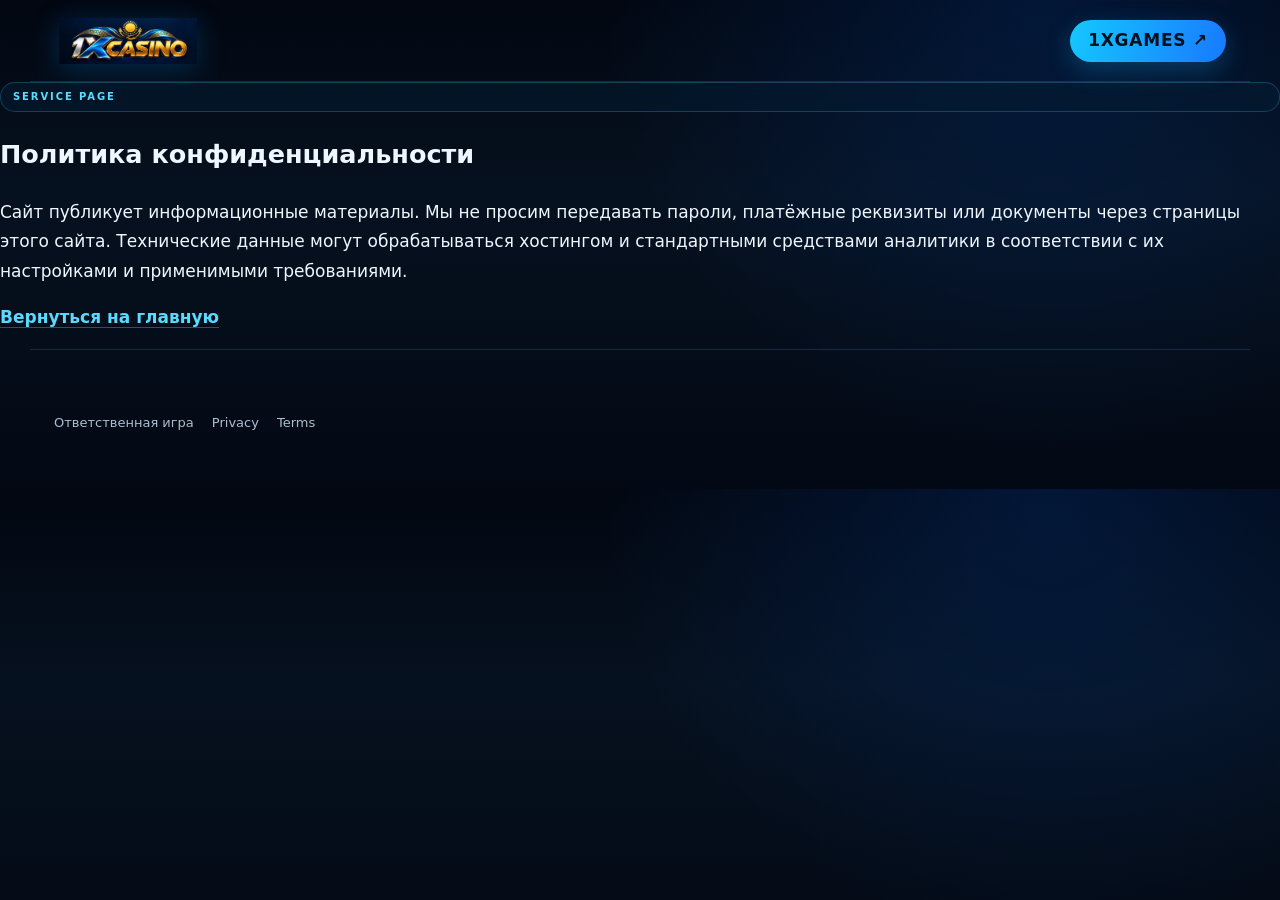
<file: privacy-policy/index.html>
<!doctype html><html lang="ru"><head><meta charset="utf-8"><meta name="viewport" content="width=device-width,initial-scale=1"><title>Политика конфиденциальности — thegunsandroses.com</title><meta name="robots" content="index,follow"><meta name="google-site-verification" content="P_tBZTkmZBPvhhTVpAWwyuTfqRqusBLi5eSHK2BmX5U" /><link rel="canonical" href="https://thegunsandroses.com/privacy-policy/"><link rel="icon" href="/assets/img/favicon.webp" type="image/webp"><link rel="stylesheet" href="/assets/css/site.css?v=6"></head><body class="route-privacy-policy"><header class="mast"><a class="brand" href="/"><img src="/assets/img/logo.webp" alt="1xCasino Kazakhstan"></a><div class="head-actions"><a class="head-cta" href="/go/">1XGAMES ↗</a></div></header><main><section class="policy"><div class="eyebrow">SERVICE PAGE</div><h1>Политика конфиденциальности</h1><p>Сайт публикует информационные материалы. Мы не просим передавать пароли, платёжные реквизиты или документы через страницы этого сайта. Технические данные могут обрабатываться хостингом и стандартными средствами аналитики в соответствии с их настройками и применимыми требованиями.</p><p><a class="text-link" href="/">Вернуться на главную</a></p></section></main><footer><div class="foot-links"><a href="/responsible-gaming/">Ответственная игра</a><a href="/privacy-policy/">Privacy</a><a href="/terms/">Terms</a></div></footer></body></html>
</file>
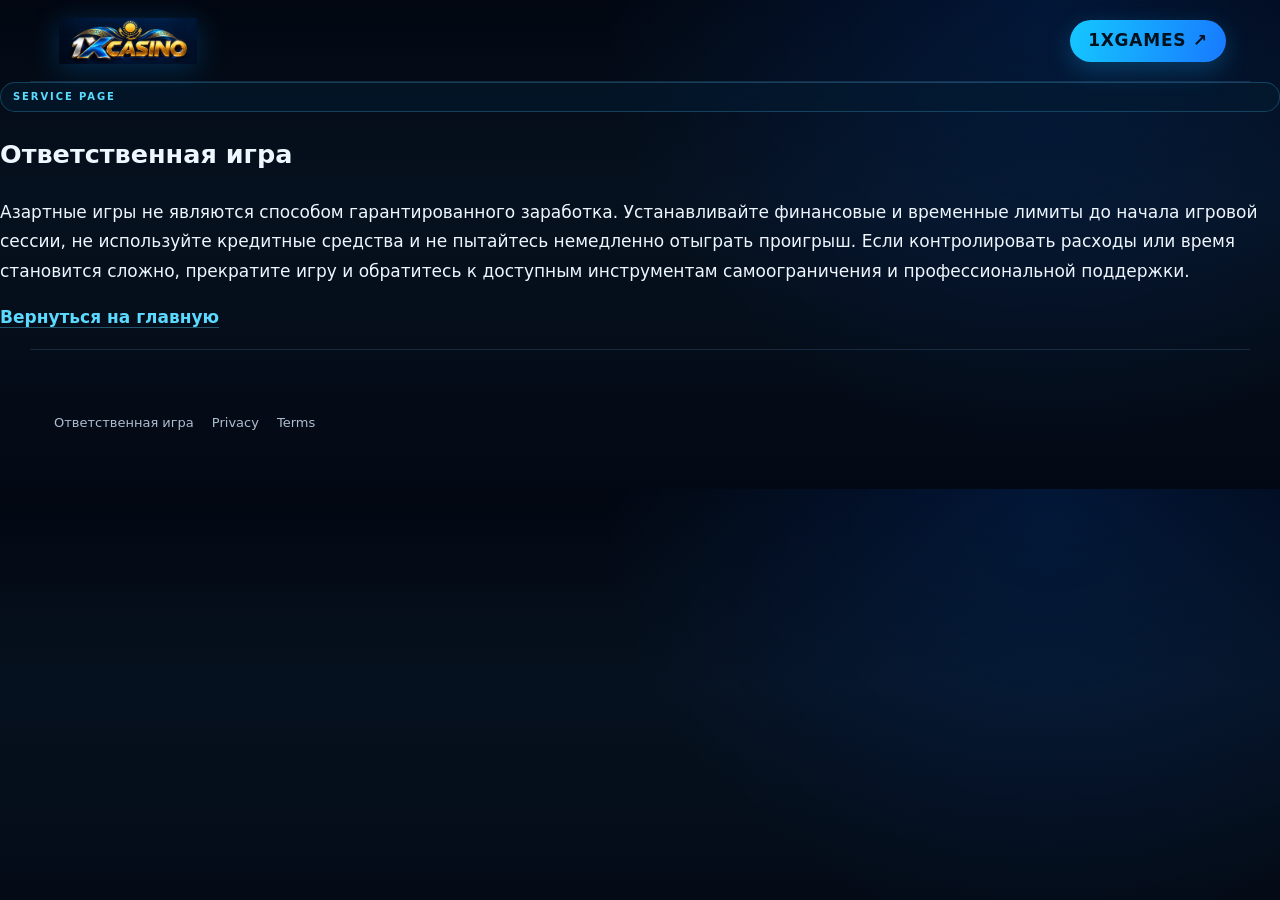
<file: responsible-gaming/index.html>
<!doctype html><html lang="ru"><head><meta charset="utf-8"><meta name="viewport" content="width=device-width,initial-scale=1"><title>Ответственная игра — thegunsandroses.com</title><meta name="robots" content="index,follow"><meta name="google-site-verification" content="P_tBZTkmZBPvhhTVpAWwyuTfqRqusBLi5eSHK2BmX5U" /><link rel="canonical" href="https://thegunsandroses.com/responsible-gaming/"><link rel="icon" href="/assets/img/favicon.webp" type="image/webp"><link rel="stylesheet" href="/assets/css/site.css?v=6"></head><body class="route-responsible-gaming"><header class="mast"><a class="brand" href="/"><img src="/assets/img/logo.webp" alt="1xCasino Kazakhstan"></a><div class="head-actions"><a class="head-cta" href="/go/">1XGAMES ↗</a></div></header><main><section class="policy"><div class="eyebrow">SERVICE PAGE</div><h1>Ответственная игра</h1><p>Азартные игры не являются способом гарантированного заработка. Устанавливайте финансовые и временные лимиты до начала игровой сессии, не используйте кредитные средства и не пытайтесь немедленно отыграть проигрыш. Если контролировать расходы или время становится сложно, прекратите игру и обратитесь к доступным инструментам самоограничения и профессиональной поддержки.</p><p><a class="text-link" href="/">Вернуться на главную</a></p></section></main><footer><div class="foot-links"><a href="/responsible-gaming/">Ответственная игра</a><a href="/privacy-policy/">Privacy</a><a href="/terms/">Terms</a></div></footer></body></html>
</file>
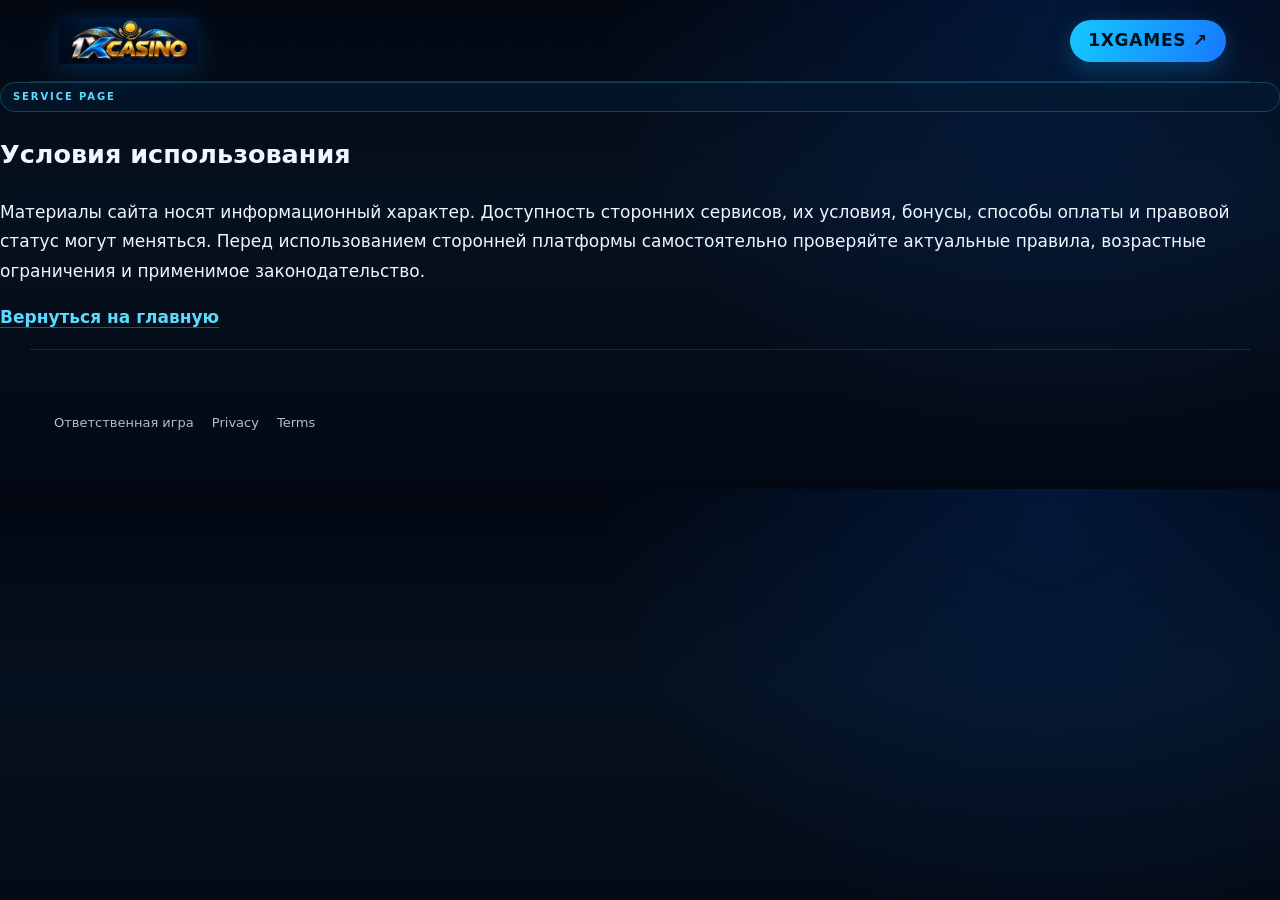
<file: terms/index.html>
<!doctype html><html lang="ru"><head><meta charset="utf-8"><meta name="viewport" content="width=device-width,initial-scale=1"><title>Условия использования — thegunsandroses.com</title><meta name="robots" content="index,follow"><meta name="google-site-verification" content="P_tBZTkmZBPvhhTVpAWwyuTfqRqusBLi5eSHK2BmX5U" /><link rel="canonical" href="https://thegunsandroses.com/terms/"><link rel="icon" href="/assets/img/favicon.webp" type="image/webp"><link rel="stylesheet" href="/assets/css/site.css?v=6"></head><body class="route-terms"><header class="mast"><a class="brand" href="/"><img src="/assets/img/logo.webp" alt="1xCasino Kazakhstan"></a><div class="head-actions"><a class="head-cta" href="/go/">1XGAMES ↗</a></div></header><main><section class="policy"><div class="eyebrow">SERVICE PAGE</div><h1>Условия использования</h1><p>Материалы сайта носят информационный характер. Доступность сторонних сервисов, их условия, бонусы, способы оплаты и правовой статус могут меняться. Перед использованием сторонней платформы самостоятельно проверяйте актуальные правила, возрастные ограничения и применимое законодательство.</p><p><a class="text-link" href="/">Вернуться на главную</a></p></section></main><footer><div class="foot-links"><a href="/responsible-gaming/">Ответственная игра</a><a href="/privacy-policy/">Privacy</a><a href="/terms/">Terms</a></div></footer></body></html>
</file>
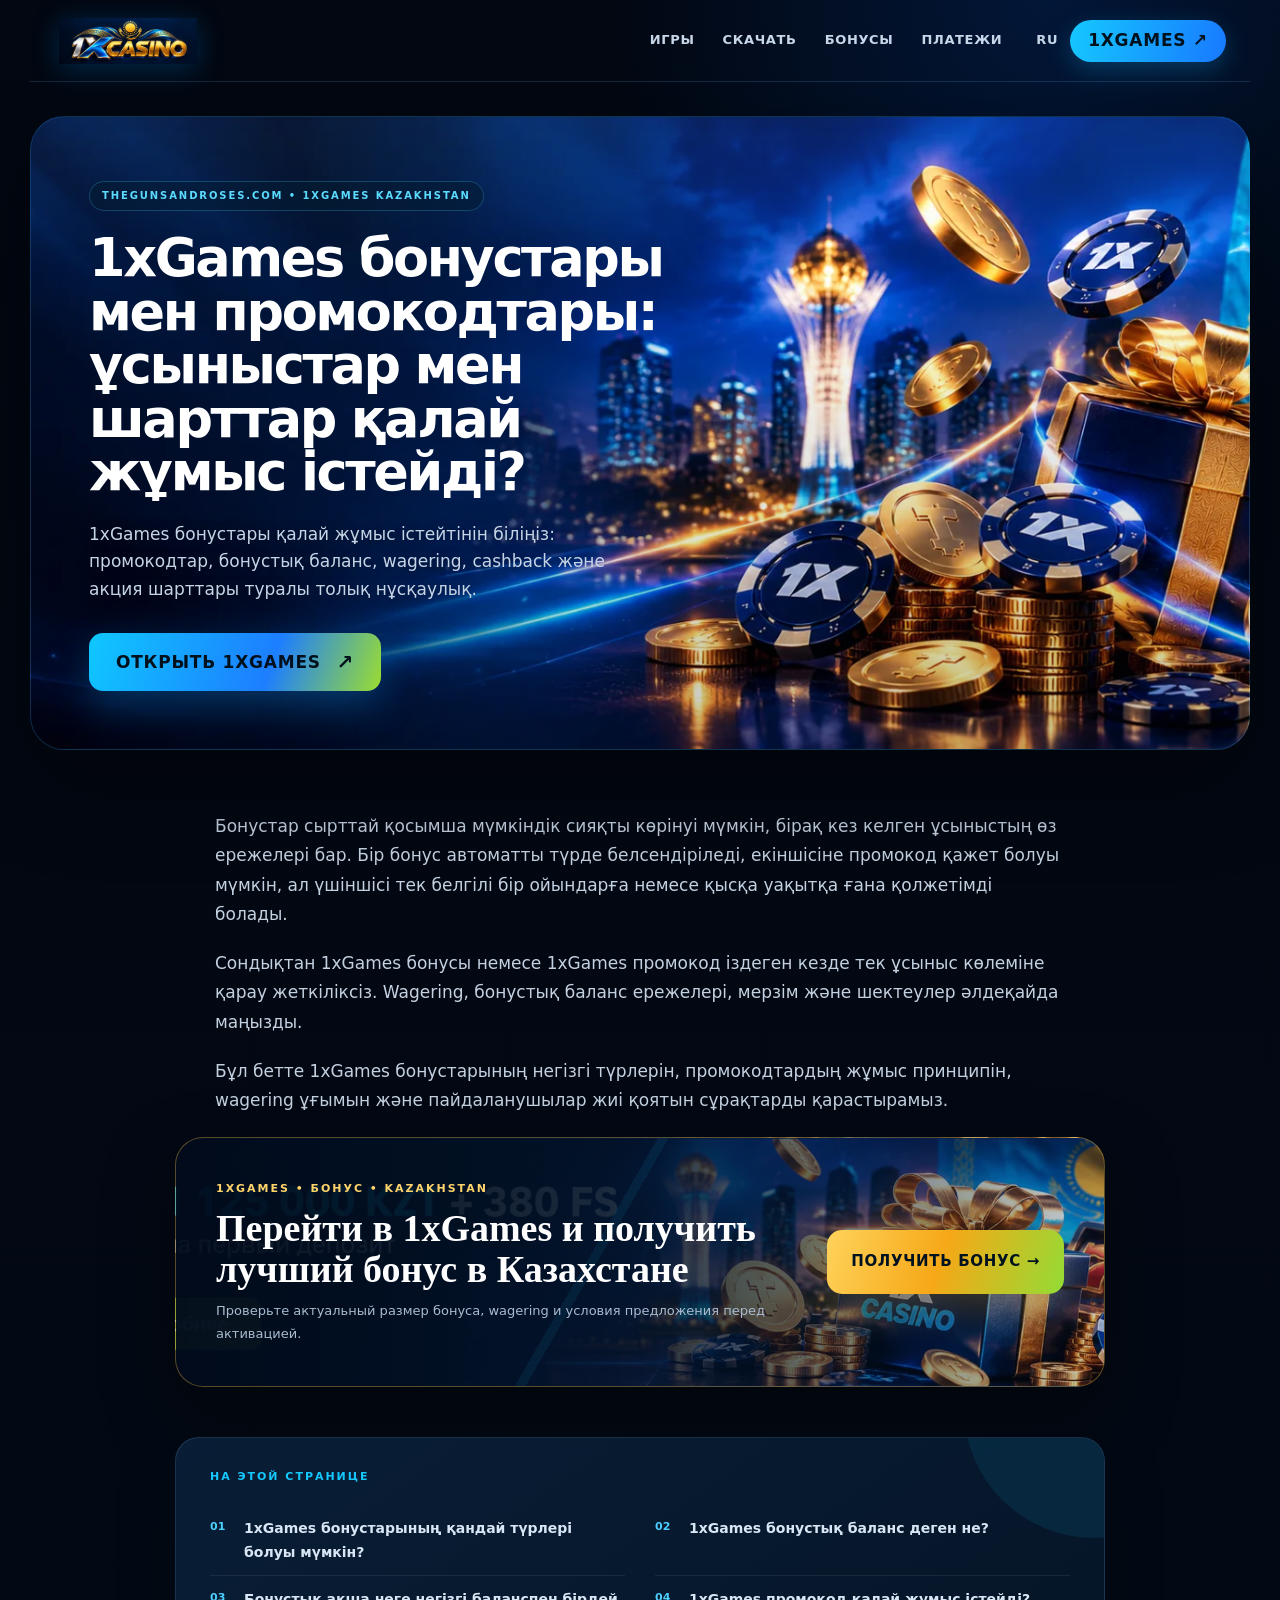
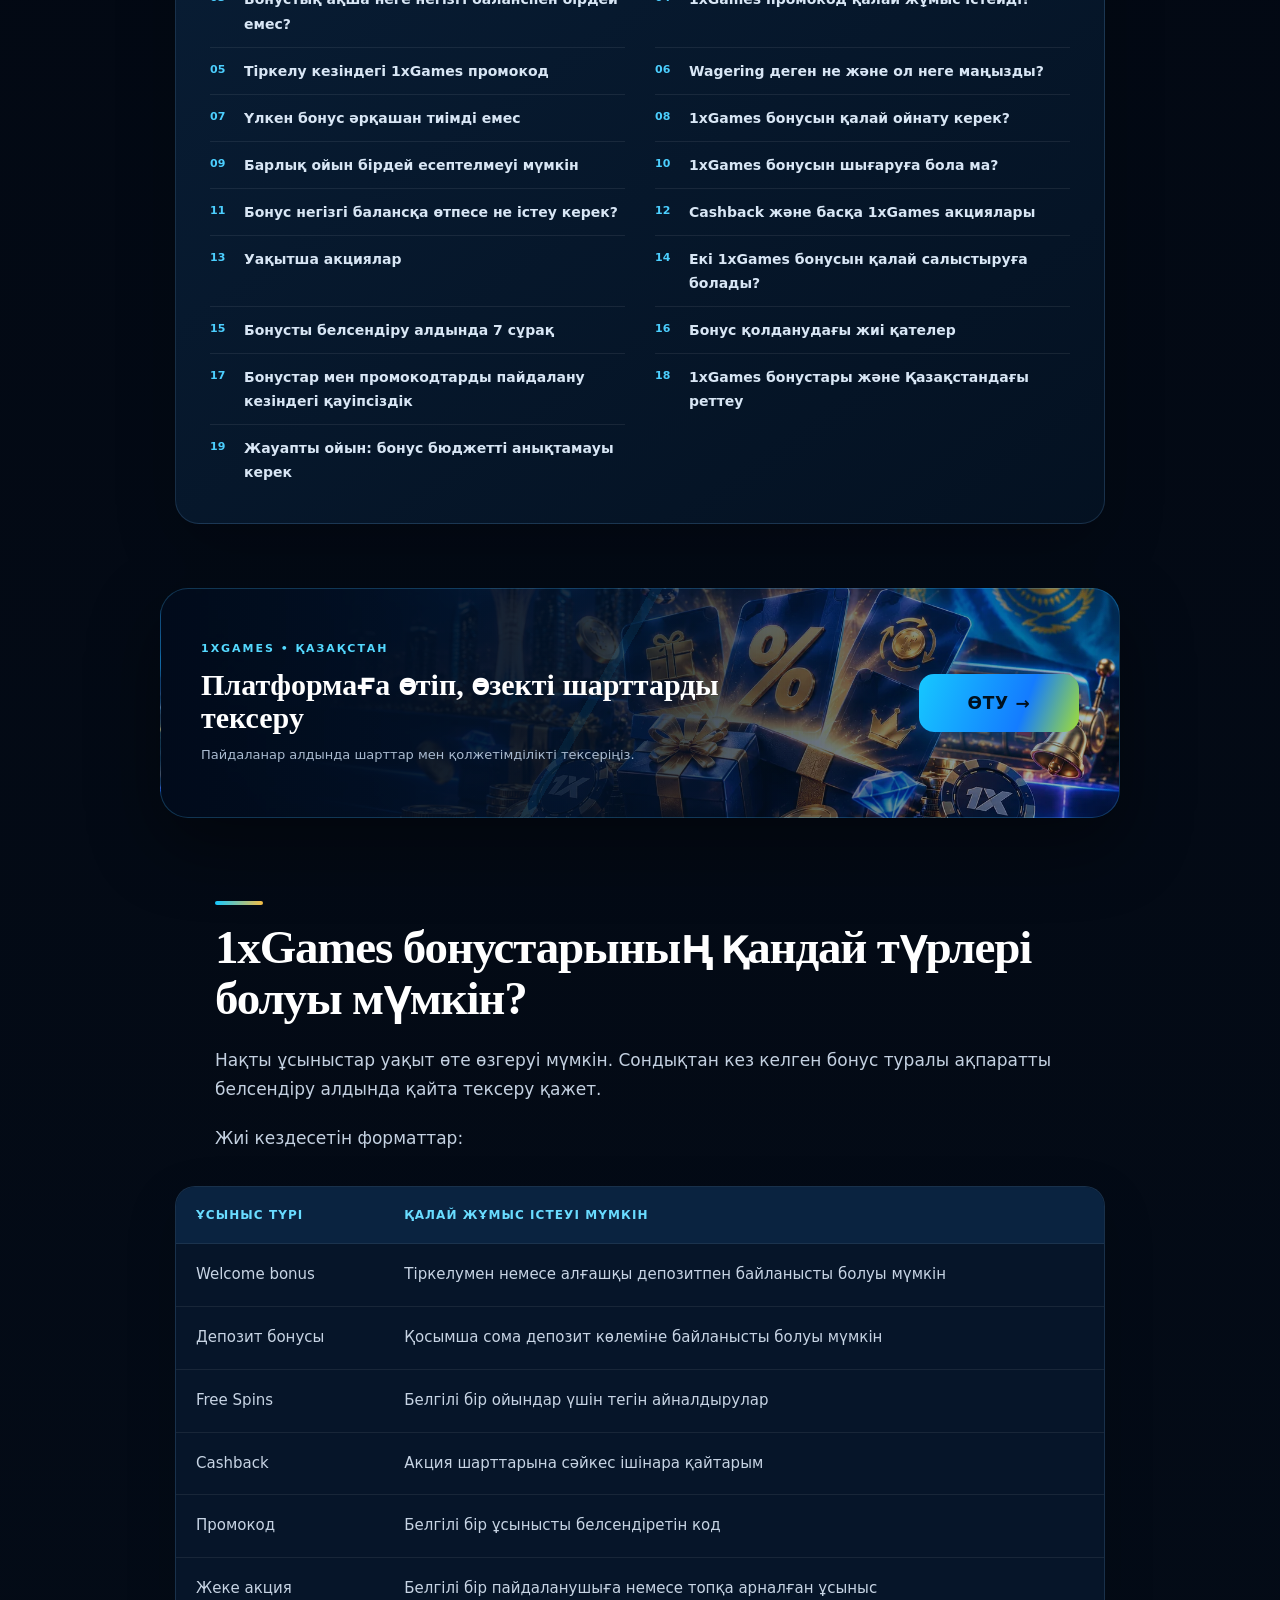
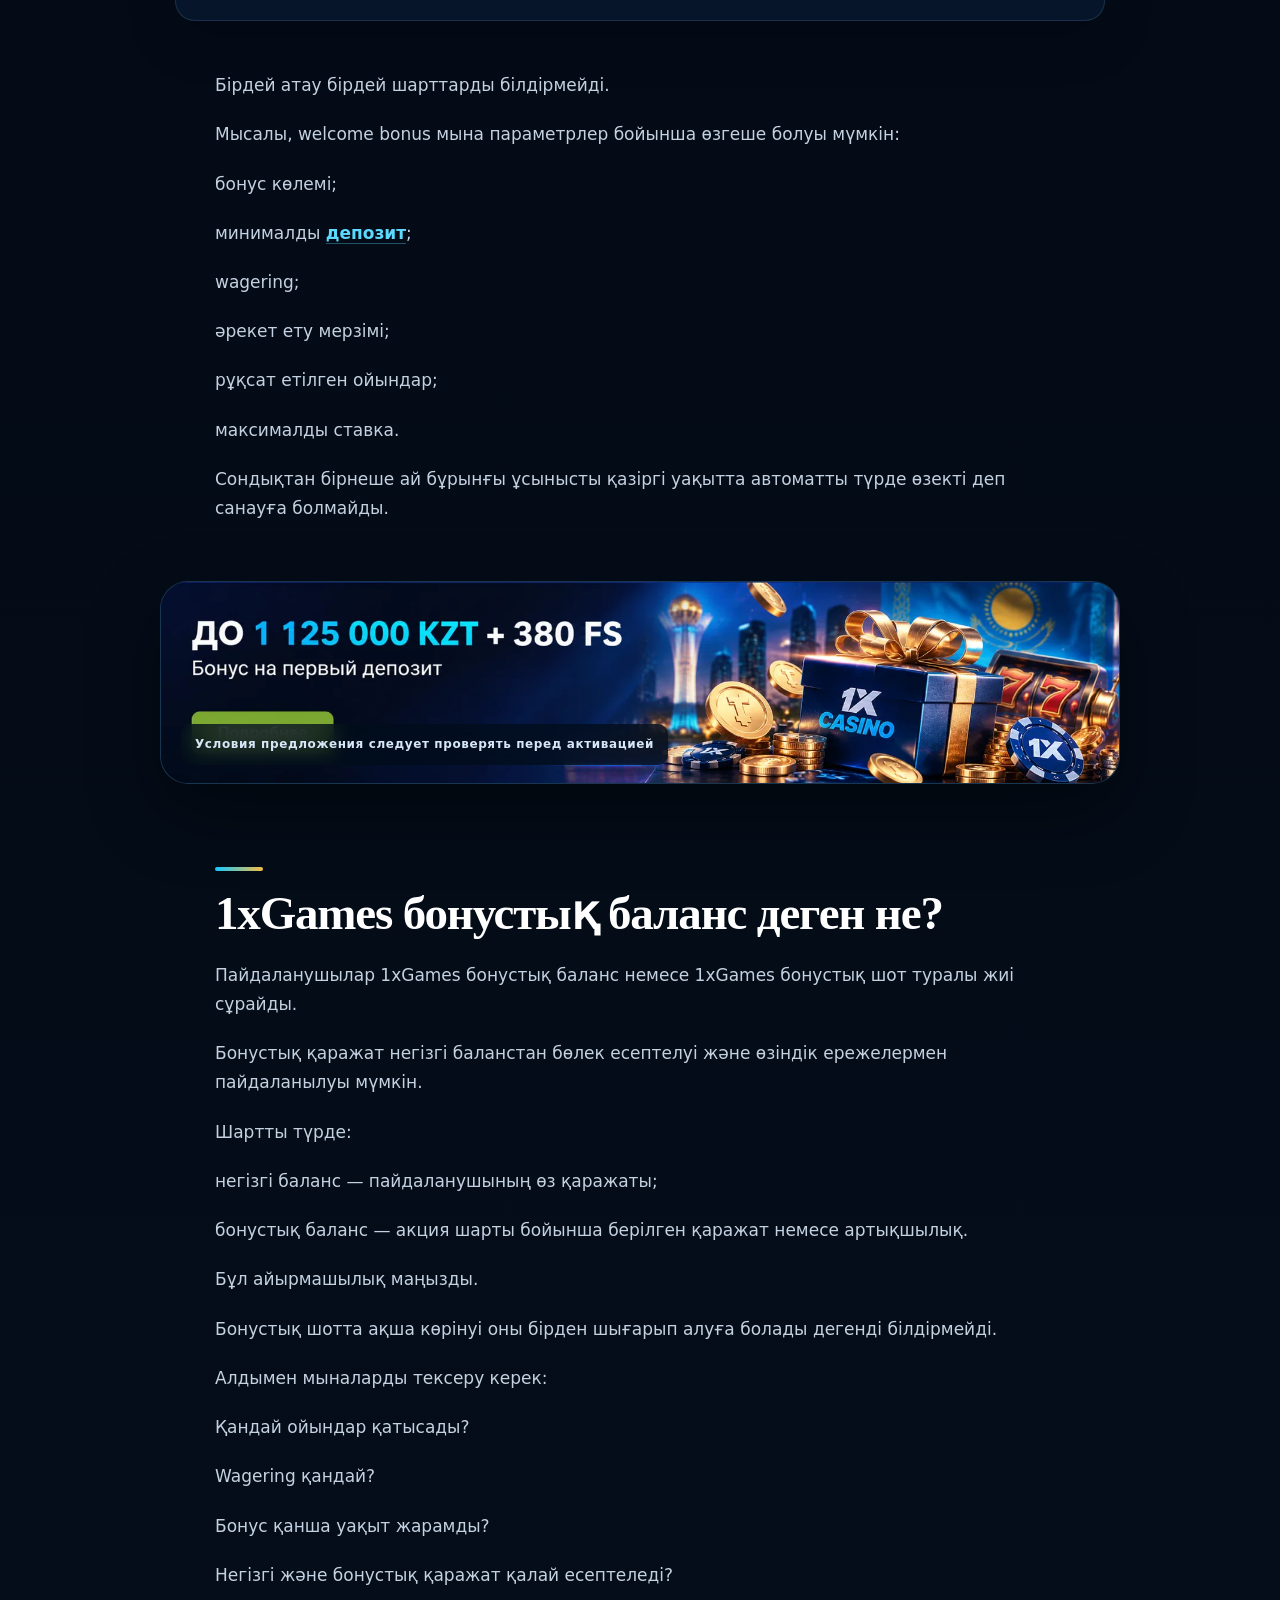
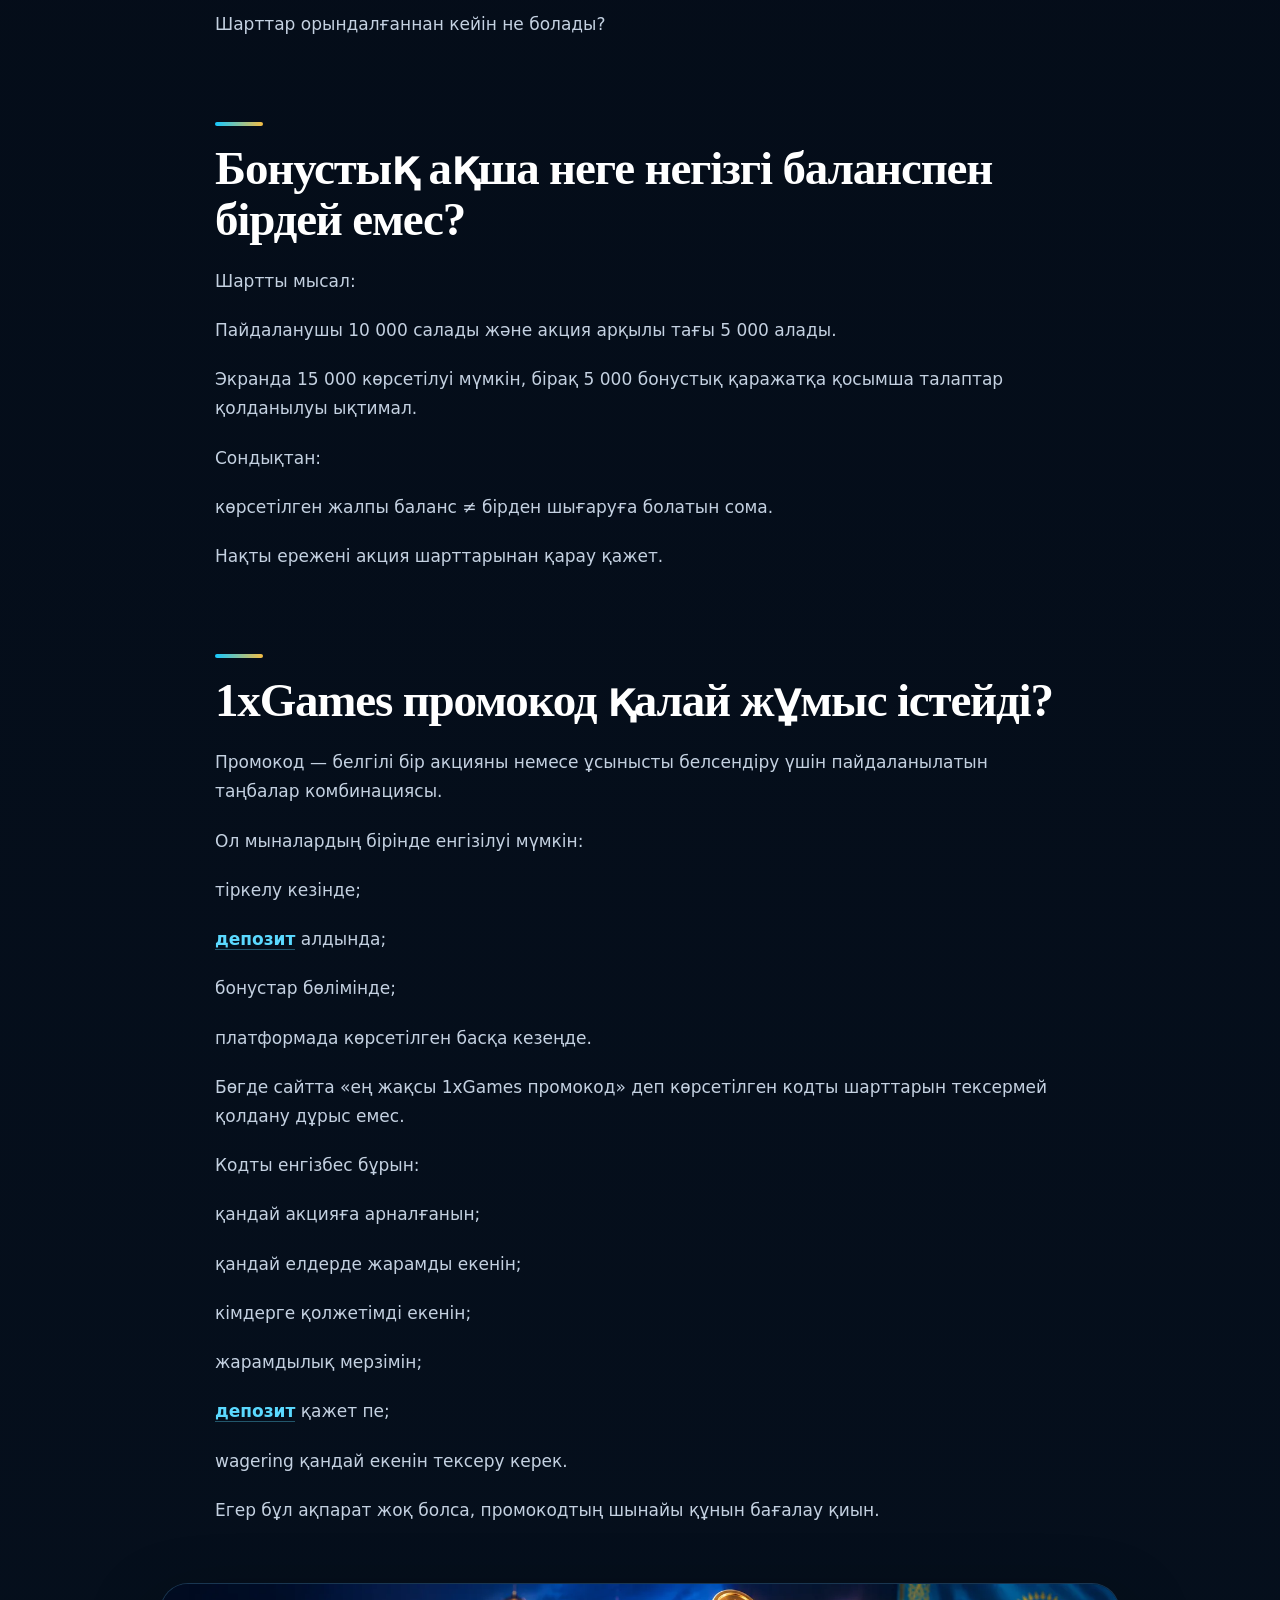
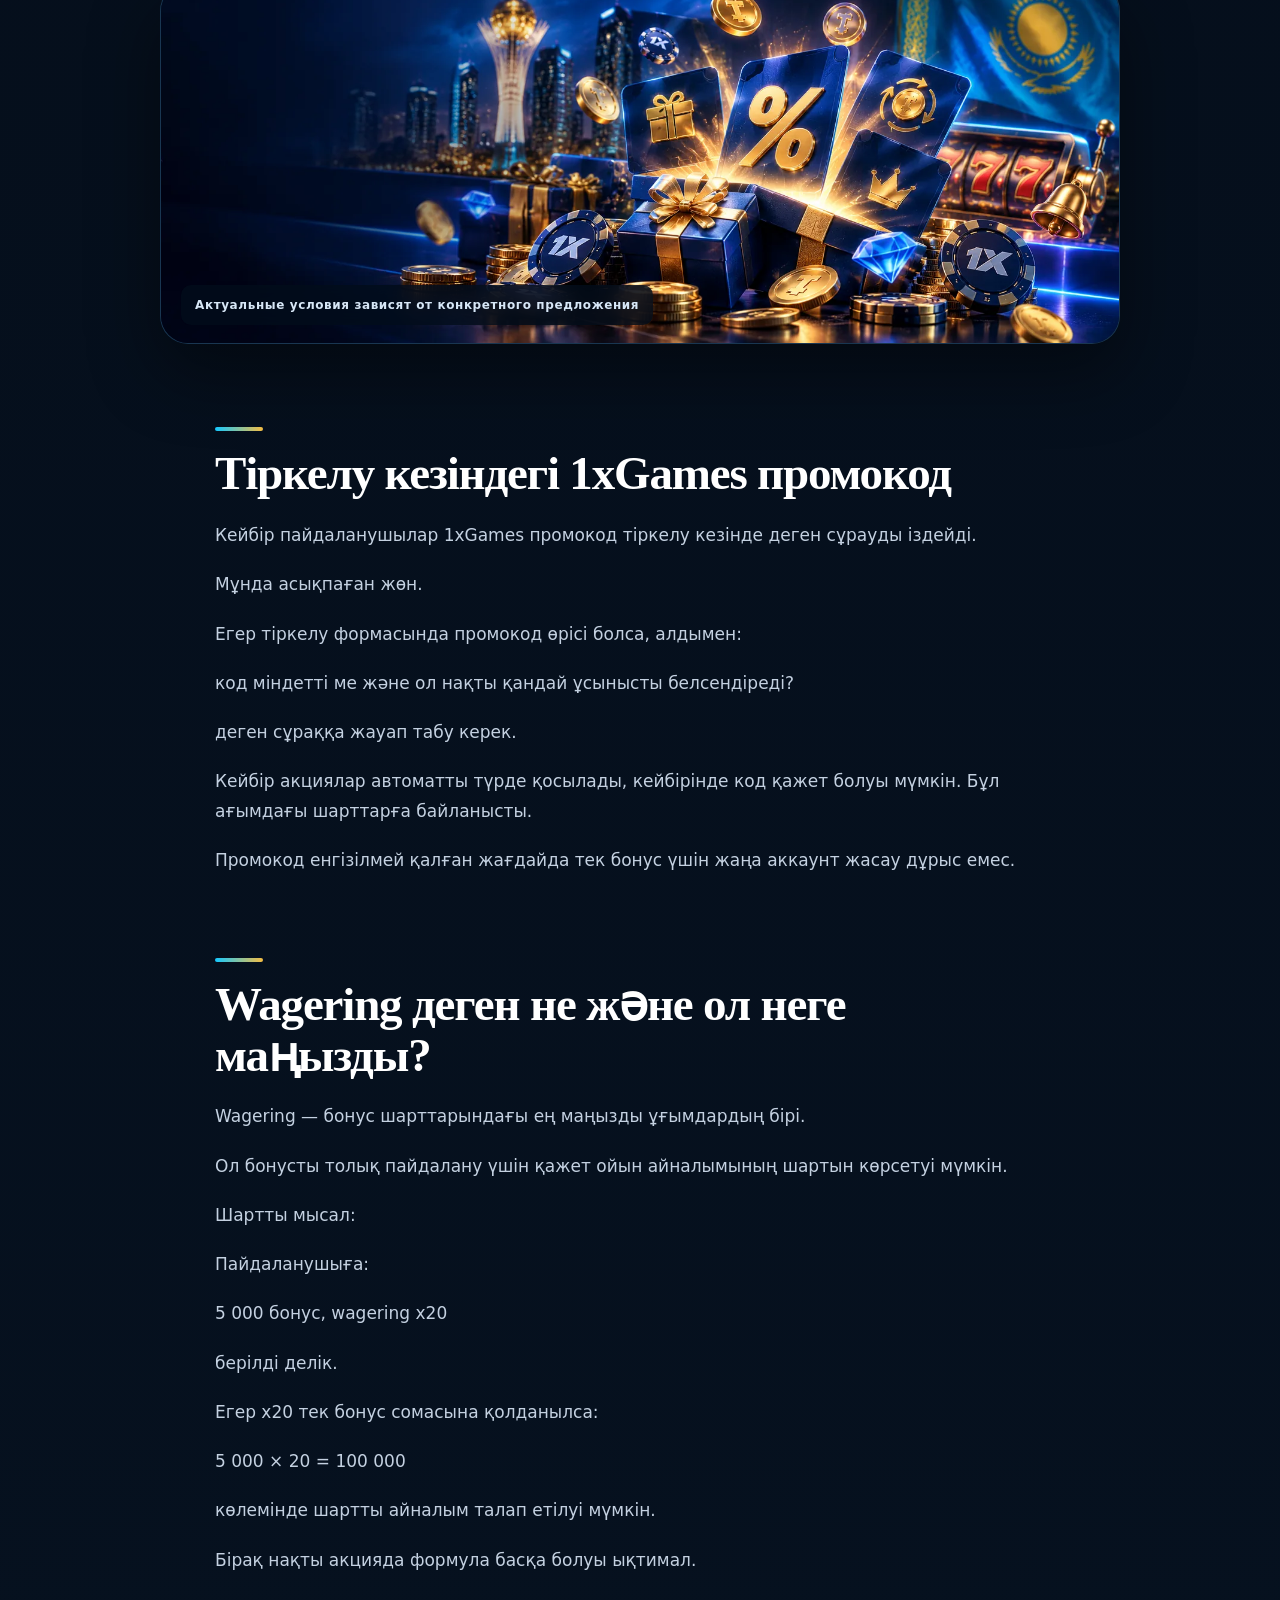
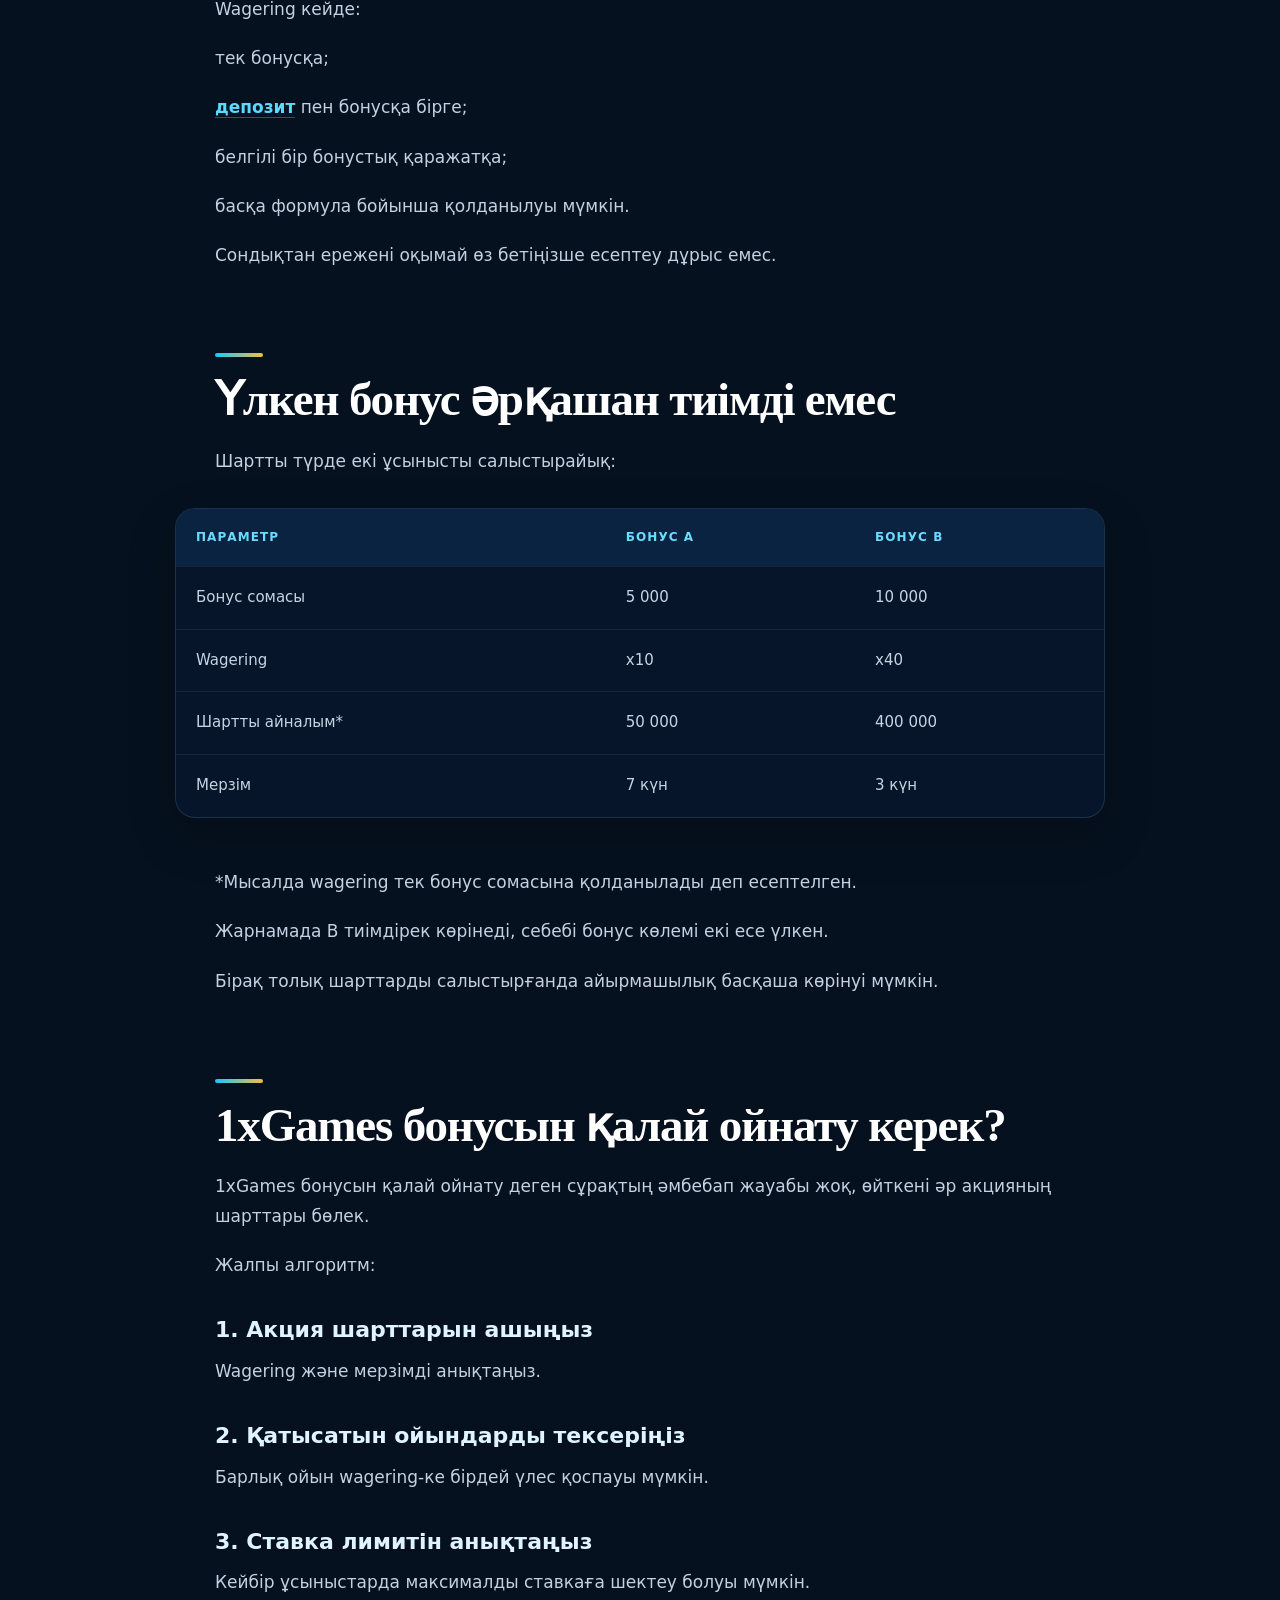
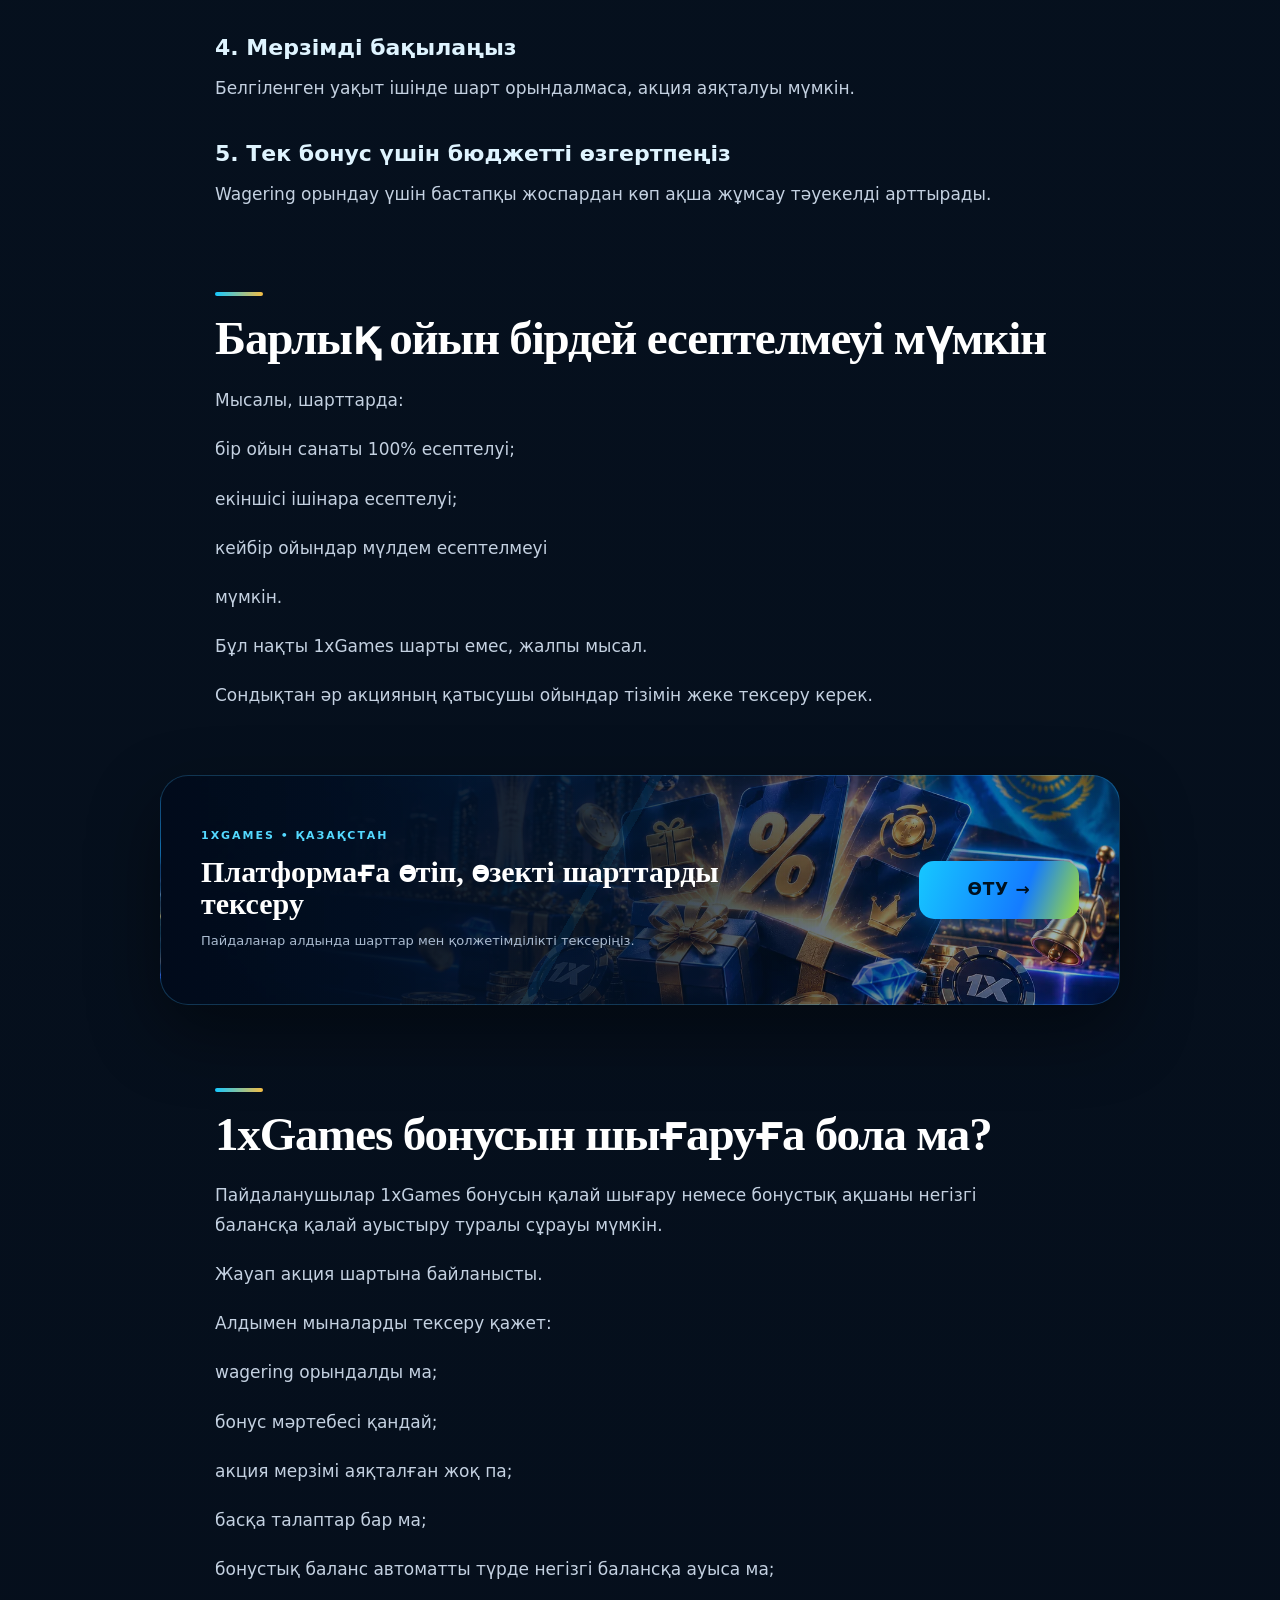
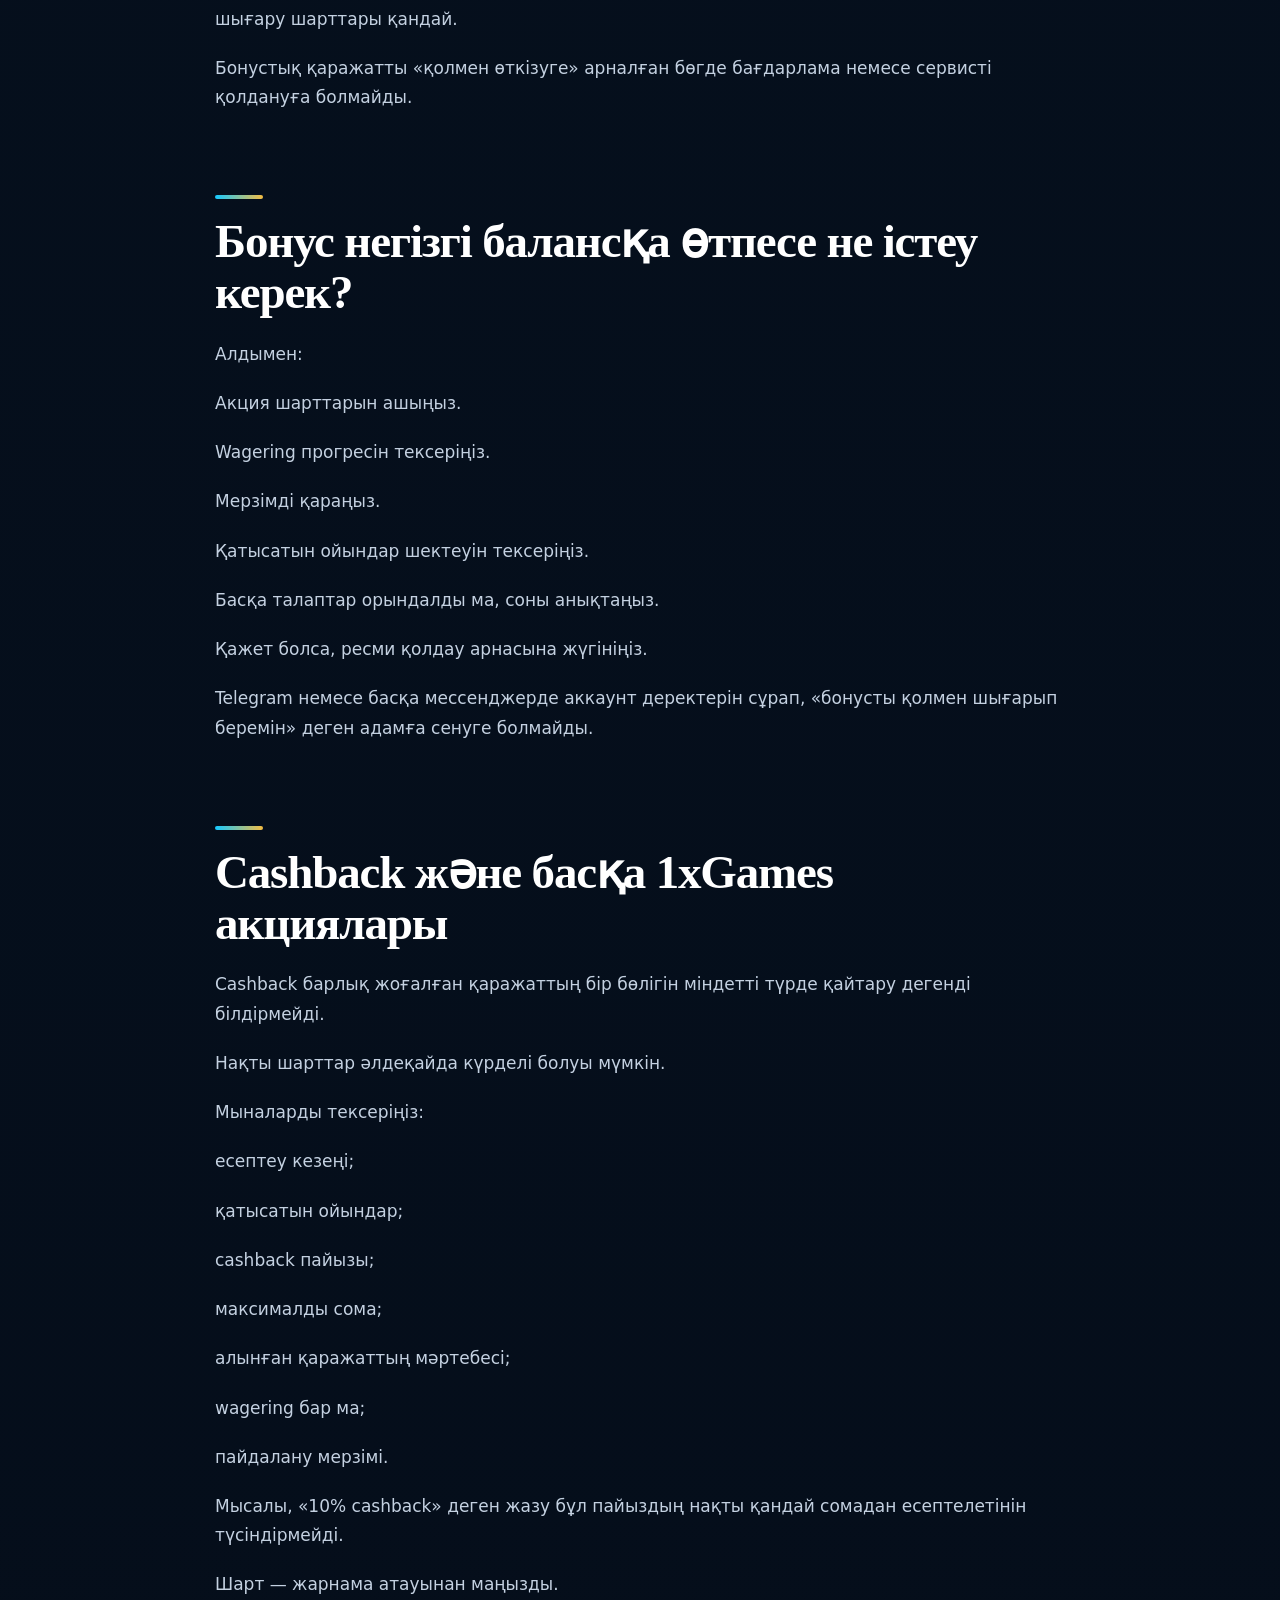
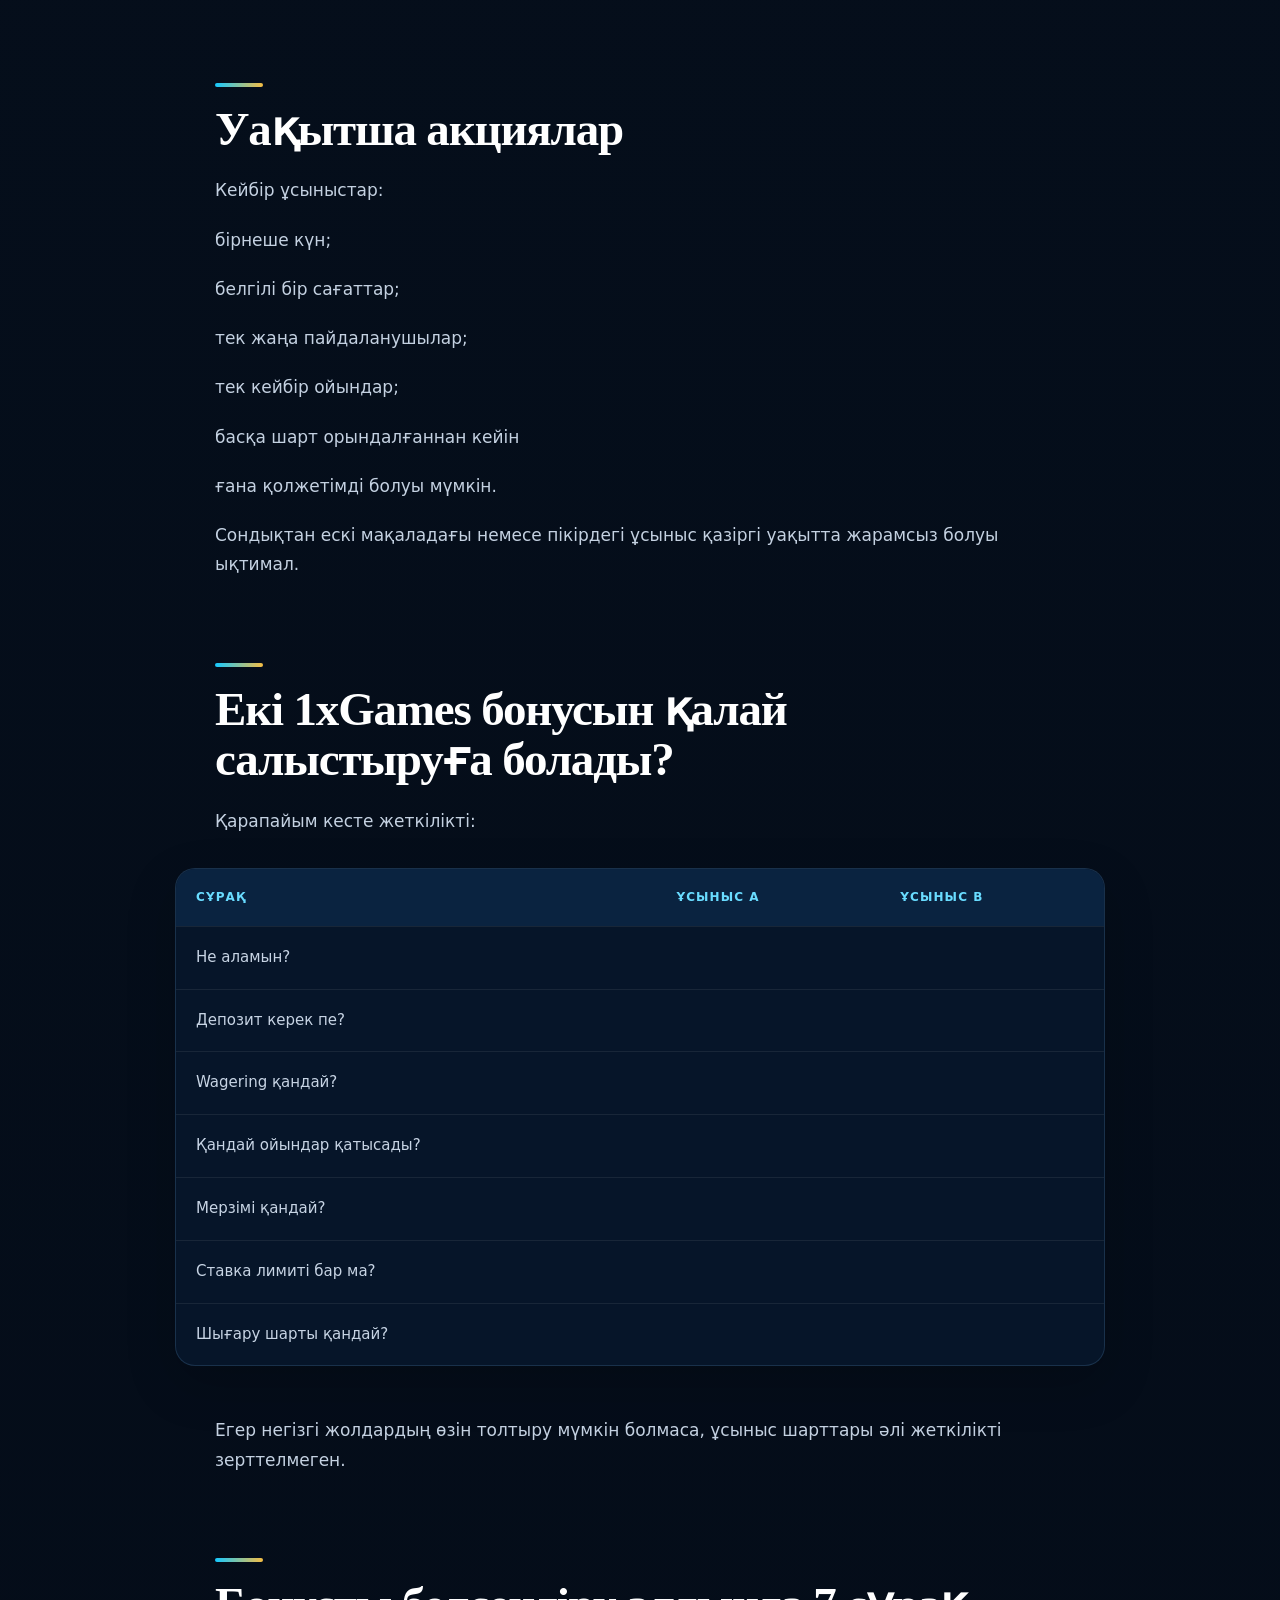
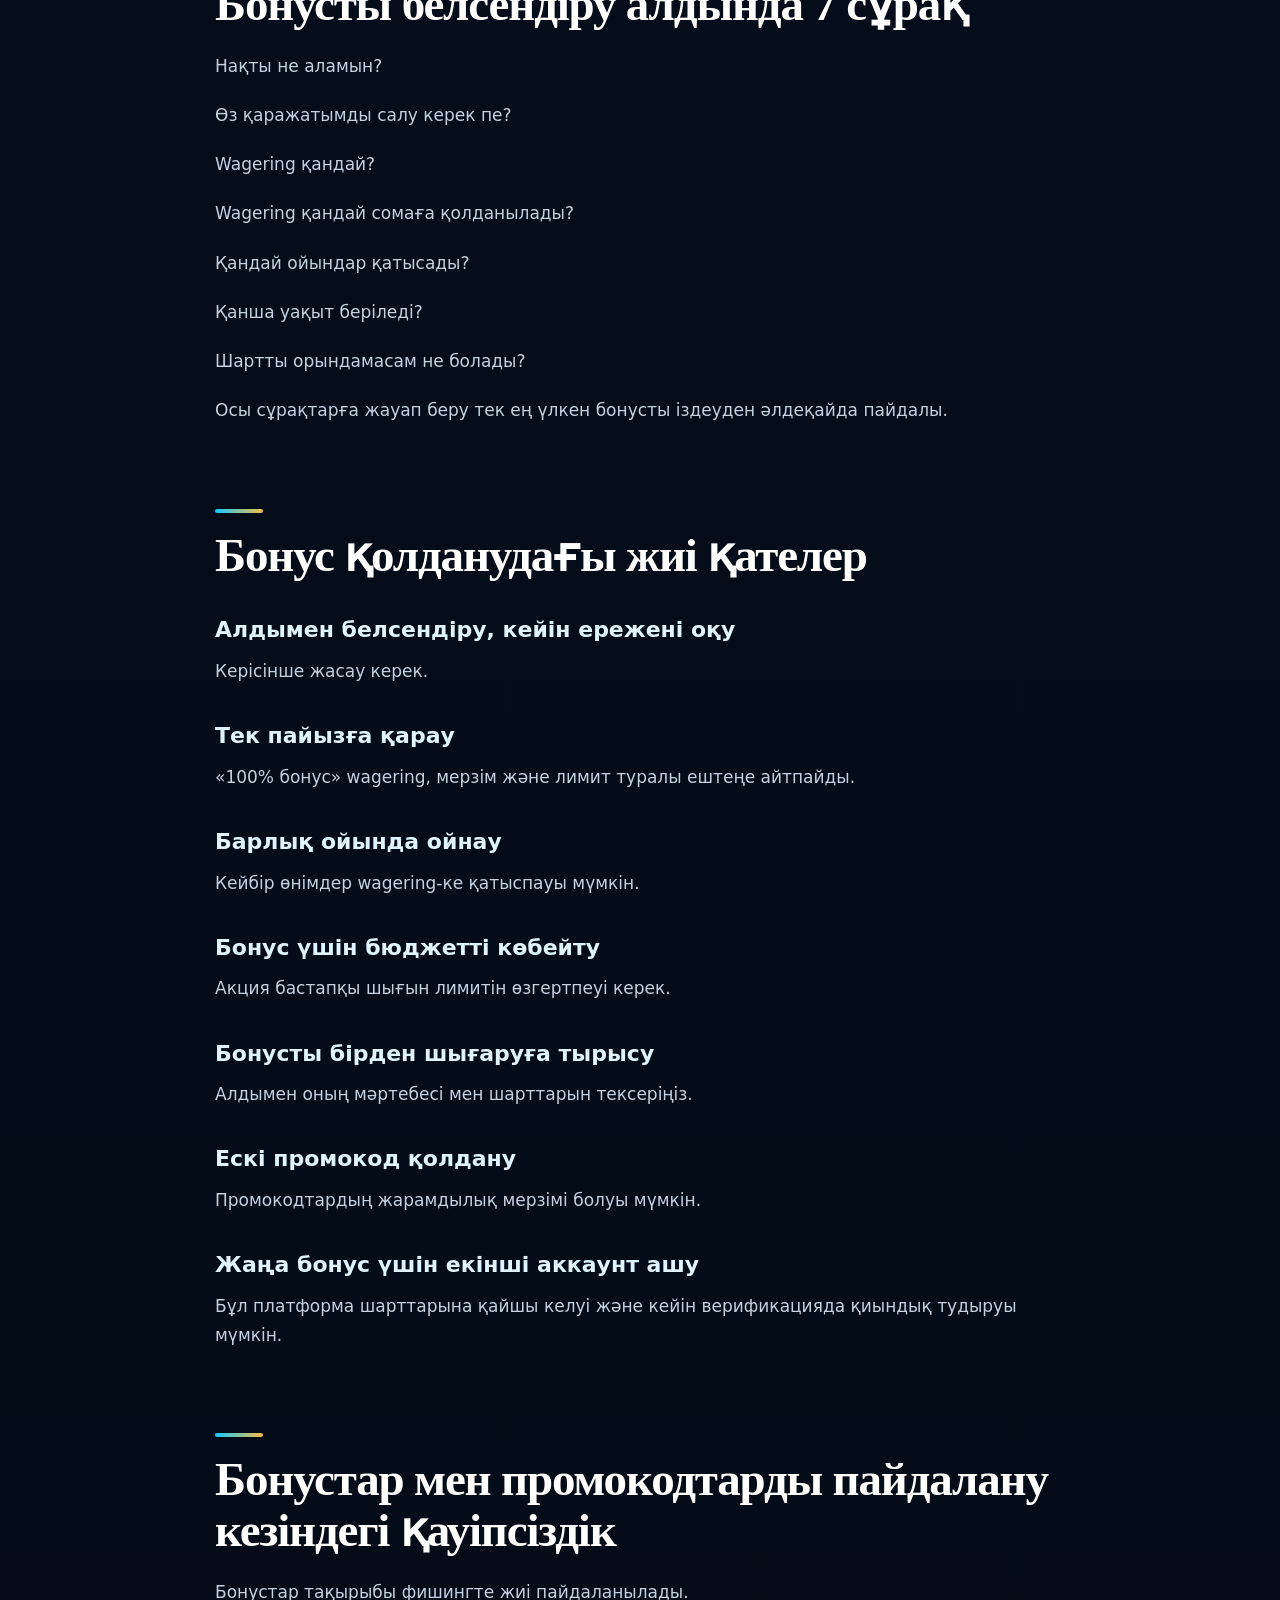
<file: kz/bonuses/index.html>
<!doctype html><html lang="kk"><head><meta charset="utf-8"><meta name="viewport" content="width=device-width,initial-scale=1"><title>1xGames бонустары — промокодтар, шарттар және wagering</title><meta name="description" content="1xGames бонустары қалай жұмыс істейтінін біліңіз: промокодтар, бонустық баланс, wagering, cashback және акция шарттары туралы толық нұсқаулық."><link rel="canonical" href="https://thegunsandroses.com/kz/bonuses/"><meta name="robots" content="index,follow"><meta name="google-site-verification" content="P_tBZTkmZBPvhhTVpAWwyuTfqRqusBLi5eSHK2BmX5U" /><meta property="og:title" content="1xGames бонустары — промокодтар, шарттар және wagering"><meta property="og:description" content="1xGames бонустары қалай жұмыс істейтінін біліңіз: промокодтар, бонустық баланс, wagering, cashback және акция шарттары туралы толық нұсқаулық."><meta property="og:url" content="https://thegunsandroses.com/kz/bonuses/"><meta property="og:type" content="article"><link rel="icon" href="/assets/img/favicon.webp" type="image/webp"><link rel="stylesheet" href="/assets/css/site.css?v=6"></head><body class="route-kz-bonuses">
<header class="mast"><a class="brand" href="/"><img src="/assets/img/logo.webp" alt="1xCasino Kazakhstan"></a><nav class="desk-nav"><a href="/games/">Игры</a><a href="/download/">Скачать</a><a href="/bonuses/">Бонусы</a><a href="/payments/">Платежи</a></nav><div class="head-actions"><a class="lang" href="/bonuses/">RU</a><a class="head-cta" href="/go/">1XGAMES ↗</a></div></header>
<main><section class="hero"><div class="hero-copy"><div class="eyebrow">THEGUNSANDROSES.COM • 1XGAMES KAZAKHSTAN</div><h1>1xGames бонустары мен промокодтары: ұсыныстар мен шарттар қалай жұмыс істейді?</h1><p>1xGames бонустары қалай жұмыс істейтінін біліңіз: промокодтар, бонустық баланс, wagering, cashback және акция шарттары туралы толық нұсқаулық.</p><a class="hero-btn" href="/go/">ОТКРЫТЬ 1XGAMES <span>↗</span></a></div><div class="hero-art" aria-hidden="true"><div class="grid-card"><span>1X</span><b>GAMES • MOBILE • KZ</b><em>18+</em></div></div></section>
<article class="content-shell"><p>Бонустар сырттай қосымша мүмкіндік сияқты көрінуі мүмкін, бірақ кез келген ұсыныстың өз ережелері бар. Бір бонус автоматты түрде белсендіріледі, екіншісіне промокод қажет болуы мүмкін, ал үшіншісі тек белгілі бір ойындарға немесе қысқа уақытқа ғана қолжетімді болады.</p><p>Сондықтан 1xGames бонусы немесе 1xGames промокод іздеген кезде тек ұсыныс көлеміне қарау жеткіліксіз. Wagering, бонустық баланс ережелері, мерзім және шектеулер әлдеқайда маңызды.</p><p>Бұл бетте 1xGames бонустарының негізгі түрлерін, промокодтардың жұмыс принципін, wagering ұғымын және пайдаланушылар жиі қоятын сұрақтарды қарастырамыз.</p><aside class="ref-panel first-offer"><div><span class="ref-label">1XGAMES • БОНУС • KAZAKHSTAN</span><strong>Перейти в 1xGames и получить лучший бонус в Казахстане</strong><small>Проверьте актуальный размер бонуса, wagering и условия предложения перед активацией.</small></div><a class="action-btn" href="/go/">ПОЛУЧИТЬ БОНУС →</a></aside><nav class="toc"><div class="toc-kicker">НА ЭТОЙ СТРАНИЦЕ</div><ol><li><a href="#1xgames-бонустарының-қандай-түрлері-болуы-мүмкін">1xGames бонустарының қандай түрлері болуы мүмкін?</a></li><li><a href="#1xgames-бонустық-баланс-деген-не">1xGames бонустық баланс деген не?</a></li><li><a href="#бонустық-ақша-неге-негізгі-баланспен-бірдей-емес">Бонустық ақша неге негізгі баланспен бірдей емес?</a></li><li><a href="#1xgames-промокод-қалай-жұмыс-істейді">1xGames промокод қалай жұмыс істейді?</a></li><li><a href="#тіркелу-кезіндегі-1xgames-промокод">Тіркелу кезіндегі 1xGames промокод</a></li><li><a href="#wagering-деген-не-және-ол-неге-маңызды">Wagering деген не және ол неге маңызды?</a></li><li><a href="#үлкен-бонус-әрқашан-тиімді-емес">Үлкен бонус әрқашан тиімді емес</a></li><li><a href="#1xgames-бонусын-қалай-ойнату-керек">1xGames бонусын қалай ойнату керек?</a></li><li><a href="#барлық-ойын-бірдей-есептелмеуі-мүмкін">Барлық ойын бірдей есептелмеуі мүмкін</a></li><li><a href="#1xgames-бонусын-шығаруға-бола-ма">1xGames бонусын шығаруға бола ма?</a></li><li><a href="#бонус-негізгі-балансқа-өтпесе-не-істеу-керек">Бонус негізгі балансқа өтпесе не істеу керек?</a></li><li><a href="#cashback-және-басқа-1xgames-акциялары">Cashback және басқа 1xGames акциялары</a></li><li><a href="#уақытша-акциялар">Уақытша акциялар</a></li><li><a href="#екі-1xgames-бонусын-қалай-салыстыруға-болады">Екі 1xGames бонусын қалай салыстыруға болады?</a></li><li><a href="#бонусты-белсендіру-алдында-7-сұрақ">Бонусты белсендіру алдында 7 сұрақ</a></li><li><a href="#бонус-қолданудағы-жиі-қателер">Бонус қолданудағы жиі қателер</a></li><li><a href="#бонустар-мен-промокодтарды-пайдалану-кезіндегі-қауіпсіздік">Бонустар мен промокодтарды пайдалану кезіндегі қауіпсіздік</a></li><li><a href="#1xgames-бонустары-және-қазақстандағы-реттеу">1xGames бонустары және Қазақстандағы реттеу</a></li><li><a href="#жауапты-ойын-бонус-бюджетті-анықтамауы-керек">Жауапты ойын: бонус бюджетті анықтамауы керек</a></li></ol></nav><aside class="ref-panel"><div><span class="ref-label">1XGAMES • ҚАЗАҚСТАН</span><strong>Платформаға өтіп, өзекті шарттарды тексеру</strong><small>Пайдаланар алдында шарттар мен қолжетімділікті тексеріңіз.</small></div><a class="action-btn" href="/go/">ӨТУ →</a></aside><h2 id="1xgames-бонустарының-қандай-түрлері-болуы-мүмкін">1xGames бонустарының қандай түрлері болуы мүмкін?</h2><p>Нақты ұсыныстар уақыт өте өзгеруі мүмкін. Сондықтан кез келген бонус туралы ақпаратты белсендіру алдында қайта тексеру қажет.</p><p>Жиі кездесетін форматтар:</p><div class="table-wrap"><table><tr><th>Ұсыныс түрі</th><th>Қалай жұмыс істеуі мүмкін</th></tr><tr><td>Welcome bonus</td><td>Тіркелумен немесе алғашқы депозитпен байланысты болуы мүмкін</td></tr><tr><td>Депозит бонусы</td><td>Қосымша сома депозит көлеміне байланысты болуы мүмкін</td></tr><tr><td>Free Spins</td><td>Белгілі бір ойындар үшін тегін айналдырулар</td></tr><tr><td>Cashback</td><td>Акция шарттарына сәйкес ішінара қайтарым</td></tr><tr><td>Промокод</td><td>Белгілі бір ұсынысты белсендіретін код</td></tr><tr><td>Жеке акция</td><td>Белгілі бір пайдаланушыға немесе топқа арналған ұсыныс</td></tr></table></div><p>Бірдей атау бірдей шарттарды білдірмейді.</p><p>Мысалы, welcome bonus мына параметрлер бойынша өзгеше болуы мүмкін:</p><p>бонус көлемі;</p><p>минималды <a class="text-link" href="/payments/">депозит</a>;</p><p>wagering;</p><p>әрекет ету мерзімі;</p><p>рұқсат етілген ойындар;</p><p>максималды ставка.</p><p>Сондықтан бірнеше ай бұрынғы ұсынысты қазіргі уақытта автоматты түрде өзекті деп санауға болмайды.</p><figure class="editorial-image wide"><img src="/assets/img/bonus.webp" alt="Бонусное предложение" loading="lazy"><figcaption class="image-note">Условия предложения следует проверять перед активацией</figcaption></figure><h2 id="1xgames-бонустық-баланс-деген-не">1xGames бонустық баланс деген не?</h2><p>Пайдаланушылар 1xGames бонустық баланс немесе 1xGames бонустық шот туралы жиі сұрайды.</p><p>Бонустық қаражат негізгі баланстан бөлек есептелуі және өзіндік ережелермен пайдаланылуы мүмкін.</p><p>Шартты түрде:</p><p>негізгі баланс — пайдаланушының өз қаражаты;</p><p>бонустық баланс — акция шарты бойынша берілген қаражат немесе артықшылық.</p><p>Бұл айырмашылық маңызды.</p><p>Бонустық шотта ақша көрінуі оны бірден шығарып алуға болады дегенді білдірмейді.</p><p>Алдымен мыналарды тексеру керек:</p><p>Қандай ойындар қатысады?</p><p>Wagering қандай?</p><p>Бонус қанша уақыт жарамды?</p><p>Негізгі және бонустық қаражат қалай есептеледі?</p><p>Шарттар орындалғаннан кейін не болады?</p><h2 id="бонустық-ақша-неге-негізгі-баланспен-бірдей-емес">Бонустық ақша неге негізгі баланспен бірдей емес?</h2><p>Шартты мысал:</p><p>Пайдаланушы 10 000 салады және акция арқылы тағы 5 000 алады.</p><p>Экранда 15 000 көрсетілуі мүмкін, бірақ 5 000 бонустық қаражатқа қосымша талаптар қолданылуы ықтимал.</p><p>Сондықтан:</p><p>көрсетілген жалпы баланс ≠ бірден шығаруға болатын сома.</p><p>Нақты ережені акция шарттарынан қарау қажет.</p><h2 id="1xgames-промокод-қалай-жұмыс-істейді">1xGames промокод қалай жұмыс істейді?</h2><p>Промокод — белгілі бір акцияны немесе ұсынысты белсендіру үшін пайдаланылатын таңбалар комбинациясы.</p><p>Ол мыналардың бірінде енгізілуі мүмкін:</p><p>тіркелу кезінде;</p><p><a class="text-link" href="/payments/">депозит</a> алдында;</p><p>бонустар бөлімінде;</p><p>платформада көрсетілген басқа кезеңде.</p><p>Бөгде сайтта «ең жақсы 1xGames промокод» деп көрсетілген кодты шарттарын тексермей қолдану дұрыс емес.</p><p>Кодты енгізбес бұрын:</p><p>қандай акцияға арналғанын;</p><p>қандай елдерде жарамды екенін;</p><p>кімдерге қолжетімді екенін;</p><p>жарамдылық мерзімін;</p><p><a class="text-link" href="/payments/">депозит</a> қажет пе;</p><p>wagering қандай екенін тексеру керек.</p><p>Егер бұл ақпарат жоқ болса, промокодтың шынайы құнын бағалау қиын.</p><figure class="editorial-image wide"><img src="/assets/img/promo.webp" alt="Промо и акции" loading="lazy"><figcaption class="image-note">Актуальные условия зависят от конкретного предложения</figcaption></figure><h2 id="тіркелу-кезіндегі-1xgames-промокод">Тіркелу кезіндегі 1xGames промокод</h2><p>Кейбір пайдаланушылар 1xGames промокод тіркелу кезінде деген сұрауды іздейді.</p><p>Мұнда асықпаған жөн.</p><p>Егер тіркелу формасында промокод өрісі болса, алдымен:</p><p>код міндетті ме және ол нақты қандай ұсынысты белсендіреді?</p><p>деген сұраққа жауап табу керек.</p><p>Кейбір акциялар автоматты түрде қосылады, кейбірінде код қажет болуы мүмкін. Бұл ағымдағы шарттарға байланысты.</p><p>Промокод енгізілмей қалған жағдайда тек бонус үшін жаңа аккаунт жасау дұрыс емес.</p><h2 id="wagering-деген-не-және-ол-неге-маңызды">Wagering деген не және ол неге маңызды?</h2><p>Wagering — бонус шарттарындағы ең маңызды ұғымдардың бірі.</p><p>Ол бонусты толық пайдалану үшін қажет ойын айналымының шартын көрсетуі мүмкін.</p><p>Шартты мысал:</p><p>Пайдаланушыға:</p><p>5 000 бонус, wagering x20</p><p>берілді делік.</p><p>Егер x20 тек бонус сомасына қолданылса:</p><p>5 000 × 20 = 100 000</p><p>көлемінде шартты айналым талап етілуі мүмкін.</p><p>Бірақ нақты акцияда формула басқа болуы ықтимал.</p><p>Wagering кейде:</p><p>тек бонусқа;</p><p><a class="text-link" href="/payments/">депозит</a> пен бонусқа бірге;</p><p>белгілі бір бонустық қаражатқа;</p><p>басқа формула бойынша қолданылуы мүмкін.</p><p>Сондықтан ережені оқымай өз бетіңізше есептеу дұрыс емес.</p><h2 id="үлкен-бонус-әрқашан-тиімді-емес">Үлкен бонус әрқашан тиімді емес</h2><p>Шартты түрде екі ұсынысты салыстырайық:</p><div class="table-wrap"><table><tr><th>Параметр</th><th>Бонус A</th><th>Бонус B</th></tr><tr><td>Бонус сомасы</td><td>5 000</td><td>10 000</td></tr><tr><td>Wagering</td><td>x10</td><td>x40</td></tr><tr><td>Шартты айналым*</td><td>50 000</td><td>400 000</td></tr><tr><td>Мерзім</td><td>7 күн</td><td>3 күн</td></tr></table></div><p>*Мысалда wagering тек бонус сомасына қолданылады деп есептелген.</p><p>Жарнамада B тиімдірек көрінеді, себебі бонус көлемі екі есе үлкен.</p><p>Бірақ толық шарттарды салыстырғанда айырмашылық басқаша көрінуі мүмкін.</p><h2 id="1xgames-бонусын-қалай-ойнату-керек">1xGames бонусын қалай ойнату керек?</h2><p>1xGames бонусын қалай ойнату деген сұрақтың әмбебап жауабы жоқ, өйткені әр акцияның шарттары бөлек.</p><p>Жалпы алгоритм:</p><h3>1. Акция шарттарын ашыңыз</h3><p>Wagering және мерзімді анықтаңыз.</p><h3>2. Қатысатын ойындарды тексеріңіз</h3><p>Барлық ойын wagering-ке бірдей үлес қоспауы мүмкін.</p><h3>3. Ставка лимитін анықтаңыз</h3><p>Кейбір ұсыныстарда максималды ставкаға шектеу болуы мүмкін.</p><h3>4. Мерзімді бақылаңыз</h3><p>Белгіленген уақыт ішінде шарт орындалмаса, акция аяқталуы мүмкін.</p><h3>5. Тек бонус үшін бюджетті өзгертпеңіз</h3><p>Wagering орындау үшін бастапқы жоспардан көп ақша жұмсау тәуекелді арттырады.</p><h2 id="барлық-ойын-бірдей-есептелмеуі-мүмкін">Барлық ойын бірдей есептелмеуі мүмкін</h2><p>Мысалы, шарттарда:</p><p>бір ойын санаты 100% есептелуі;</p><p>екіншісі ішінара есептелуі;</p><p>кейбір ойындар мүлдем есептелмеуі</p><p>мүмкін.</p><p>Бұл нақты 1xGames шарты емес, жалпы мысал.</p><p>Сондықтан әр акцияның қатысушы ойындар тізімін жеке тексеру керек.</p><aside class="ref-panel"><div><span class="ref-label">1XGAMES • ҚАЗАҚСТАН</span><strong>Платформаға өтіп, өзекті шарттарды тексеру</strong><small>Пайдаланар алдында шарттар мен қолжетімділікті тексеріңіз.</small></div><a class="action-btn" href="/go/">ӨТУ →</a></aside><h2 id="1xgames-бонусын-шығаруға-бола-ма">1xGames бонусын шығаруға бола ма?</h2><p>Пайдаланушылар 1xGames бонусын қалай шығару немесе бонустық ақшаны негізгі балансқа қалай ауыстыру туралы сұрауы мүмкін.</p><p>Жауап акция шартына байланысты.</p><p>Алдымен мыналарды тексеру қажет:</p><p>wagering орындалды ма;</p><p>бонус мәртебесі қандай;</p><p>акция мерзімі аяқталған жоқ па;</p><p>басқа талаптар бар ма;</p><p>бонустық баланс автоматты түрде негізгі балансқа ауыса ма;</p><p>шығару шарттары қандай.</p><p>Бонустық қаражатты «қолмен өткізуге» арналған бөгде бағдарлама немесе сервисті қолдануға болмайды.</p><h2 id="бонус-негізгі-балансқа-өтпесе-не-істеу-керек">Бонус негізгі балансқа өтпесе не істеу керек?</h2><p>Алдымен:</p><p>Акция шарттарын ашыңыз.</p><p>Wagering прогресін тексеріңіз.</p><p>Мерзімді қараңыз.</p><p>Қатысатын ойындар шектеуін тексеріңіз.</p><p>Басқа талаптар орындалды ма, соны анықтаңыз.</p><p>Қажет болса, ресми қолдау арнасына жүгініңіз.</p><p>Telegram немесе басқа мессенджерде аккаунт деректерін сұрап, «бонусты қолмен шығарып беремін» деген адамға сенуге болмайды.</p><h2 id="cashback-және-басқа-1xgames-акциялары">Cashback және басқа 1xGames акциялары</h2><p>Cashback барлық жоғалған қаражаттың бір бөлігін міндетті түрде қайтару дегенді білдірмейді.</p><p>Нақты шарттар әлдеқайда күрделі болуы мүмкін.</p><p>Мыналарды тексеріңіз:</p><p>есептеу кезеңі;</p><p>қатысатын ойындар;</p><p>cashback пайызы;</p><p>максималды сома;</p><p>алынған қаражаттың мәртебесі;</p><p>wagering бар ма;</p><p>пайдалану мерзімі.</p><p>Мысалы, «10% cashback» деген жазу бұл пайыздың нақты қандай сомадан есептелетінін түсіндірмейді.</p><p>Шарт — жарнама атауынан маңызды.</p><h2 id="уақытша-акциялар">Уақытша акциялар</h2><p>Кейбір ұсыныстар:</p><p>бірнеше күн;</p><p>белгілі бір сағаттар;</p><p>тек жаңа пайдаланушылар;</p><p>тек кейбір ойындар;</p><p>басқа шарт орындалғаннан кейін</p><p>ғана қолжетімді болуы мүмкін.</p><p>Сондықтан ескі мақаладағы немесе пікірдегі ұсыныс қазіргі уақытта жарамсыз болуы ықтимал.</p><h2 id="екі-1xgames-бонусын-қалай-салыстыруға-болады">Екі 1xGames бонусын қалай салыстыруға болады?</h2><p>Қарапайым кесте жеткілікті:</p><div class="table-wrap"><table><tr><th>Сұрақ</th><th>Ұсыныс A</th><th>Ұсыныс B</th></tr><tr><td>Не аламын?</td><td></td><td></td></tr><tr><td>Депозит керек пе?</td><td></td><td></td></tr><tr><td>Wagering қандай?</td><td></td><td></td></tr><tr><td>Қандай ойындар қатысады?</td><td></td><td></td></tr><tr><td>Мерзімі қандай?</td><td></td><td></td></tr><tr><td>Ставка лимиті бар ма?</td><td></td><td></td></tr><tr><td>Шығару шарты қандай?</td><td></td><td></td></tr></table></div><p>Егер негізгі жолдардың өзін толтыру мүмкін болмаса, ұсыныс шарттары әлі жеткілікті зерттелмеген.</p><h2 id="бонусты-белсендіру-алдында-7-сұрақ">Бонусты белсендіру алдында 7 сұрақ</h2><p>Нақты не аламын?</p><p>Өз қаражатымды салу керек пе?</p><p>Wagering қандай?</p><p>Wagering қандай сомаға қолданылады?</p><p>Қандай ойындар қатысады?</p><p>Қанша уақыт беріледі?</p><p>Шартты орындамасам не болады?</p><p>Осы сұрақтарға жауап беру тек ең үлкен бонусты іздеуден әлдеқайда пайдалы.</p><h2 id="бонус-қолданудағы-жиі-қателер">Бонус қолданудағы жиі қателер</h2><h3>Алдымен белсендіру, кейін ережені оқу</h3><p>Керісінше жасау керек.</p><h3>Тек пайызға қарау</h3><p>«100% бонус» wagering, мерзім және лимит туралы ештеңе айтпайды.</p><h3>Барлық ойында ойнау</h3><p>Кейбір өнімдер wagering-ке қатыспауы мүмкін.</p><h3>Бонус үшін бюджетті көбейту</h3><p>Акция бастапқы шығын лимитін өзгертпеуі керек.</p><h3>Бонусты бірден шығаруға тырысу</h3><p>Алдымен оның мәртебесі мен шарттарын тексеріңіз.</p><h3>Ескі промокод қолдану</h3><p>Промокодтардың жарамдылық мерзімі болуы мүмкін.</p><h3>Жаңа бонус үшін екінші аккаунт ашу</h3><p>Бұл платформа шарттарына қайшы келуі және кейін верификацияда қиындық тудыруы мүмкін.</p><h2 id="бонустар-мен-промокодтарды-пайдалану-кезіндегі-қауіпсіздік">Бонустар мен промокодтарды пайдалану кезіндегі қауіпсіздік</h2><p>Бонустар тақырыбы фишингте жиі пайдаланылады.</p><p>Пайдаланушыға:</p><p>эксклюзивті промокод;</p><p>құпия бонус;</p><p>бонустық балансты көбейту;</p><p>wagering-сіз шығару;</p><p>VIP ұсынысты белсендіру</p><p>сияқты уәделер берілуі мүмкін.</p><p>Оның орнына алаяқ пароль немесе растау кодын сұрауы ықтимал.</p><p>Ешкімге бермеңіз:</p><p>1xGames құпия сөзін;</p><p>SMS немесе басқа растау кодын;</p><p>банк деректерін;</p><p>электрондық поштаға қолжетімділікті;</p><p>жеке құжаттарды белгісіз арна арқылы;</p><p>құрылғыға қашықтан кіру мүмкіндігін.</p><p>Промокодты пайдалану үшін аккаунтты бейтаныс адамға беру қажет емес.</p><h2 id="1xgames-бонустары-және-қазақстандағы-реттеу">1xGames бонустары және Қазақстандағы реттеу</h2><p>Бонус немесе промокод ойынның құқықтық мәртебесін өзгертпейді.</p><p>Қазақстан Республикасында құмар ойындар саласы заңнамамен реттеледі және операторларға, өнімдерге және пайдаланушыларға арнайы талаптар қолданылуы мүмкін.</p><p>Қазақстан атауы көрсетілген акция нақты пайдаланушыға автоматты түрде қатысуға рұқсат берілгенін білдірмейді.</p><p>Пайдаланбас бұрын:</p><p>Қазақстанның қолданыстағы заңнамасын;</p><p>жас шектеулерін;</p><p>оператордың құқықтық мәртебесін;</p><p>платформа шарттарын;</p><p>акцияға қолданылатын шектеулерді тексеру қажет.</p><p>Бонус немесе техникалық құрал арқылы құқықтық шектеулерді айналып өтуге болмайды.</p><h2 id="жауапты-ойын-бонус-бюджетті-анықтамауы-керек">Жауапты ойын: бонус бюджетті анықтамауы керек</h2><p>Бонусты белсендіру алдында мына сұрақ пайдалы:</p><p>«Егер бұл бонус болмағанда, мен осы <a class="text-link" href="/payments/">депозит</a>ті бәрібір жасар ма едім?»</p><p>Егер жауап «жоқ» болса, акция қаржылық шешімге әсер етіп отыр.</p><p>Бонус:</p><p>бюджетті арттыруға;</p><p>жоспардан тыс <a class="text-link" href="/payments/">депозит</a> жасауға;</p><p>уақыт лимитінен ұзақ ойнауға;</p><p>wagering-ті кез келген бағамен орындауға;</p><p>несие немесе қарыз қаражатын пайдалануға;</p><p>бұрынғы шығынды қайтаруға</p><p>себеп болмауы керек.</p><p>Дұрыс реттілік:</p><p>алдымен бюджет → кейін бонус.</p><p>Керісінше емес.</p><p>Егер акция бастапқыда қабылдауға дайын тәуекелден жоғары шығынға итермелесе, одан бас тартуға болады.</p><p>Бонустан бас тарту — қалыпты шешім.</p><div class="faq-grid"><details><summary>1xGames бонусы деген не?</summary><div class="faq-answer"><p>Бұл белгілі бір шарттарды орындаған кезде қосымша қаражат, free spins, cashback немесе басқа артықшылық беретін ұсыныс болуы мүмкін.</p></div></details><details><summary>1xGames бонустық баланс деген не?</summary><div class="faq-answer"><p>Бонустық қаражат негізгі баланстан бөлек есептелуі және арнайы пайдалану немесе wagering шарттарына ие болуы мүмкін.</p></div></details><details><summary>1xGames бонусын қалай пайдалануға болады?</summary><div class="faq-answer"><p>Алдымен акция шарттарын, wagering, мерзімді, қатысатын ойындарды және шектеулерді тексеру қажет. Содан кейін бонус сол ережелерге сәйкес пайдаланылады.</p></div></details><details><summary>1xGames бонусын қалай ойнату керек?</summary><div class="faq-answer"><p>Акцияда көрсетілген ойын айналымы шарттарын орындау қажет. Wagering формуласы және әр ойынның үлесі әртүрлі болуы мүмкін.</p></div></details><details><summary>1xGames бонусын шығаруға бола ма?</summary><div class="faq-answer"><p>Бұл нақты ұсыныс шарттарына байланысты. Бонустық қаражатты шығару алдында wagering немесе басқа талаптарды орындау қажет болуы мүмкін.</p></div></details><details><summary>Бонусты негізгі балансқа қалай ауыстыруға болады?</summary><div class="faq-answer"><p>Платформа шартында мұндай механизм бар-жоғын және барлық талаптардың орындалғанын тексеріңіз. Үшінші тарап бағдарламаларын немесе «қолмен ауыстыру» қызметтерін пайдаланбаңыз.</p></div></details><details><summary>Wagering x20 деген не?</summary><div class="faq-answer"><p>Қарапайым түрде x20 — ойын айналымын есептеуге қолданылатын көбейткіш. Бірақ оның бонусқа ғана, <a class="text-link" href="/payments/">депозит</a> пен бонусқа немесе басқа сомаға қолданылатынын нақты шарттан тексеру керек.</p></div></details><details><summary>1xGames промокод деген не?</summary><div class="faq-answer"><p>Промокод — белгілі бір акцияны белсендіру үшін қолданылатын таңбалар комбинациясы. Кодтың өзі акция шарттарын түсіндірмейді, сондықтан толық ережені бөлек оқу қажет.</p></div></details><details><summary>1xGames промокодты қайда енгізуге болады?</summary><div class="faq-answer"><p>Бұл платформаның қазіргі интерфейсіне және акция шартына байланысты. Код тіркелу кезінде, бонустар бөлімінде немесе басқа кезеңде енгізілуі мүмкін.</p></div></details><details><summary>1xGames промокод жұмыс істемесе не істеу керек?</summary><div class="faq-answer"><p>Кодтың жарамдылық мерзімін, аймақтық шектеулерін, пайдаланушыға қойылатын талаптарды және дұрыс енгізілгенін тексеріңіз.</p></div></details><details><summary>1xGames cashback деген не?</summary><div class="faq-answer"><p>Cashback — акция шарты бойынша қаражаттың бір бөлігін қайтару механикасы. Пайыз, есептеу мерзімі, максималды сома және алынған қаражаттың шарттары жеке тексеріледі.</p></div></details><details><summary>Ең үлкен бонусты таңдаған дұрыс па?</summary><div class="faq-answer"><p>Әрқашан емес. Бонус көлемін wagering, мерзім, ойын шектеулері, ставка лимиттері және қаражатты шығару шарттарымен бірге бағалау қажет.</p></div></details></div><aside class="ref-panel"><div><span class="ref-label">1XGAMES • ҚАЗАҚСТАН</span><strong>Платформаға өтіп, өзекті шарттарды тексеру</strong><small>Пайдаланар алдында шарттар мен қолжетімділікті тексеріңіз.</small></div><a class="action-btn" href="/go/">ӨТУ →</a></aside></article></main>
<footer><div class="foot-brand">1X GAMES <span>/ KZ</span></div><div class="foot-links"><a href="/responsible-gaming/">Ответственная игра</a><a href="/privacy-policy/">Privacy</a><a href="/terms/">Terms</a></div><p>18+ • Информационный сайт. Азартные игры связаны с финансовым риском.</p></footer><script src="/assets/js/site.js" defer></script></body></html>
</file>
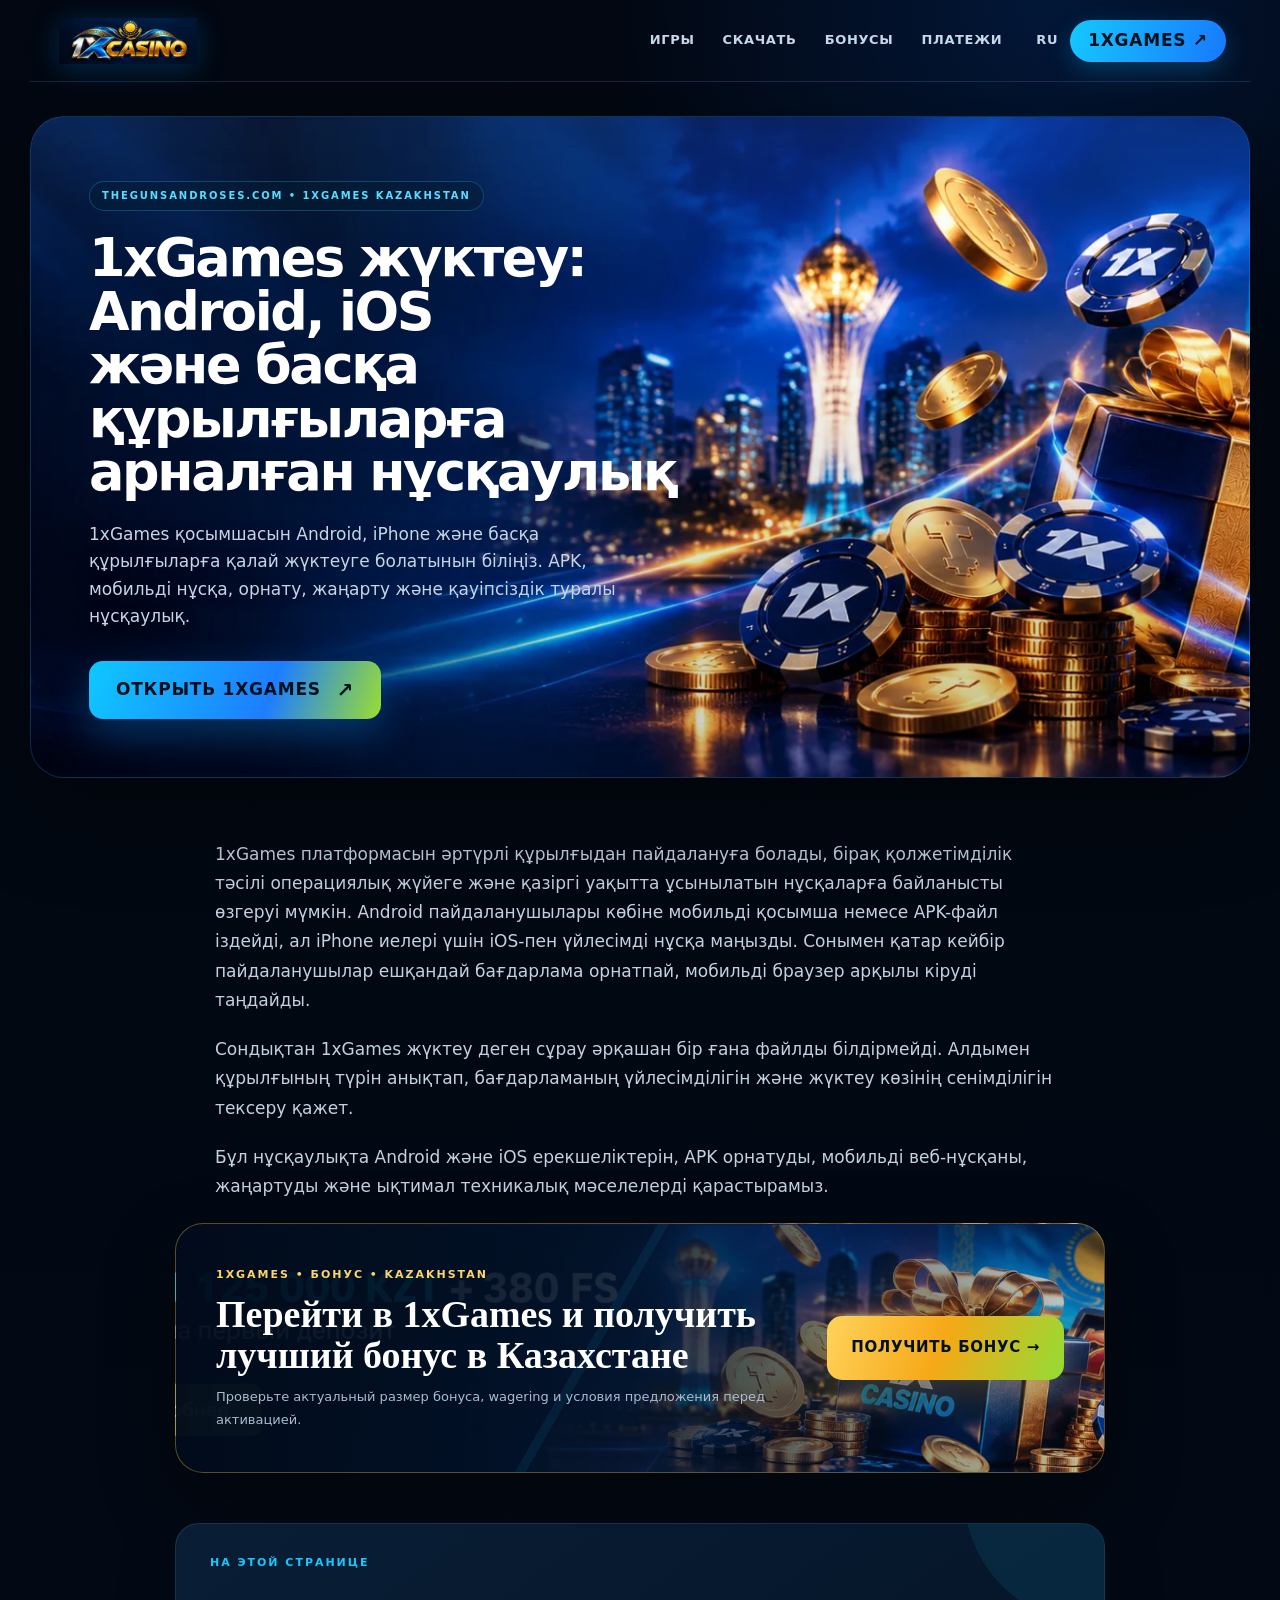
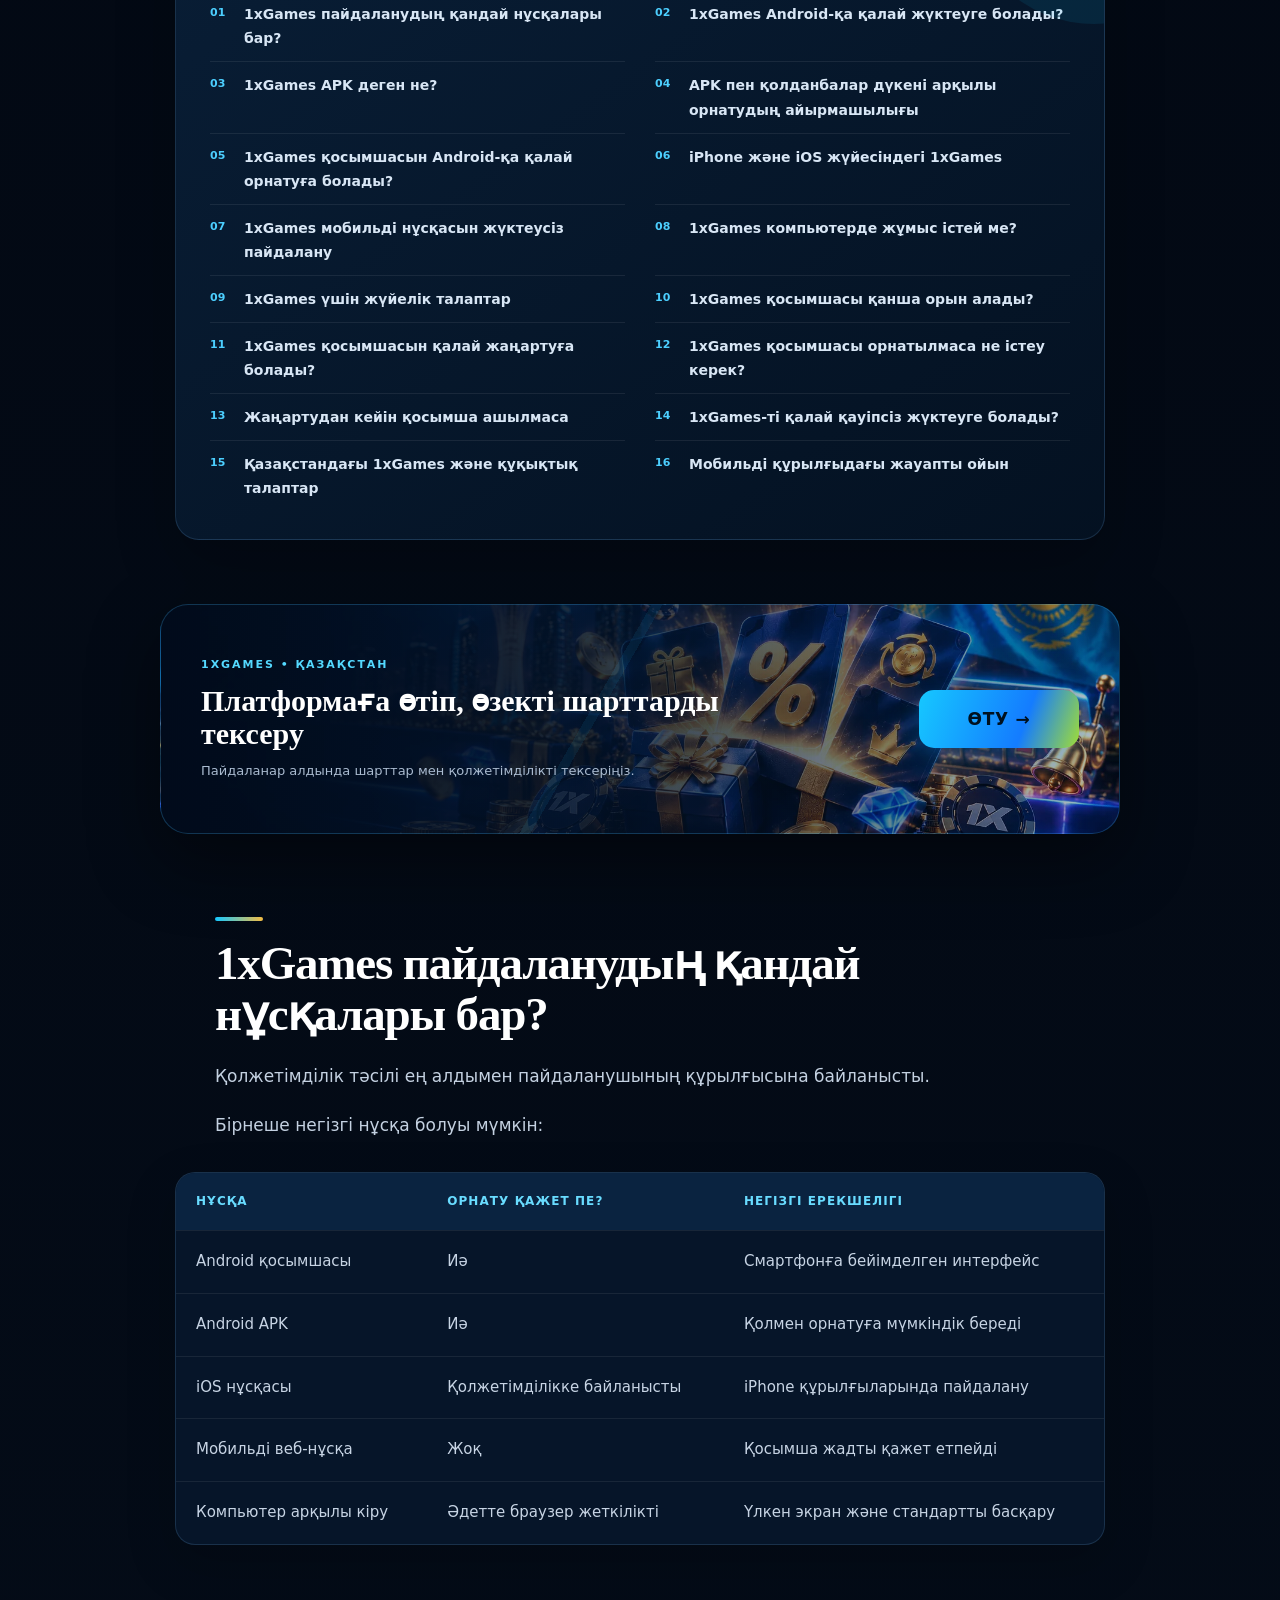
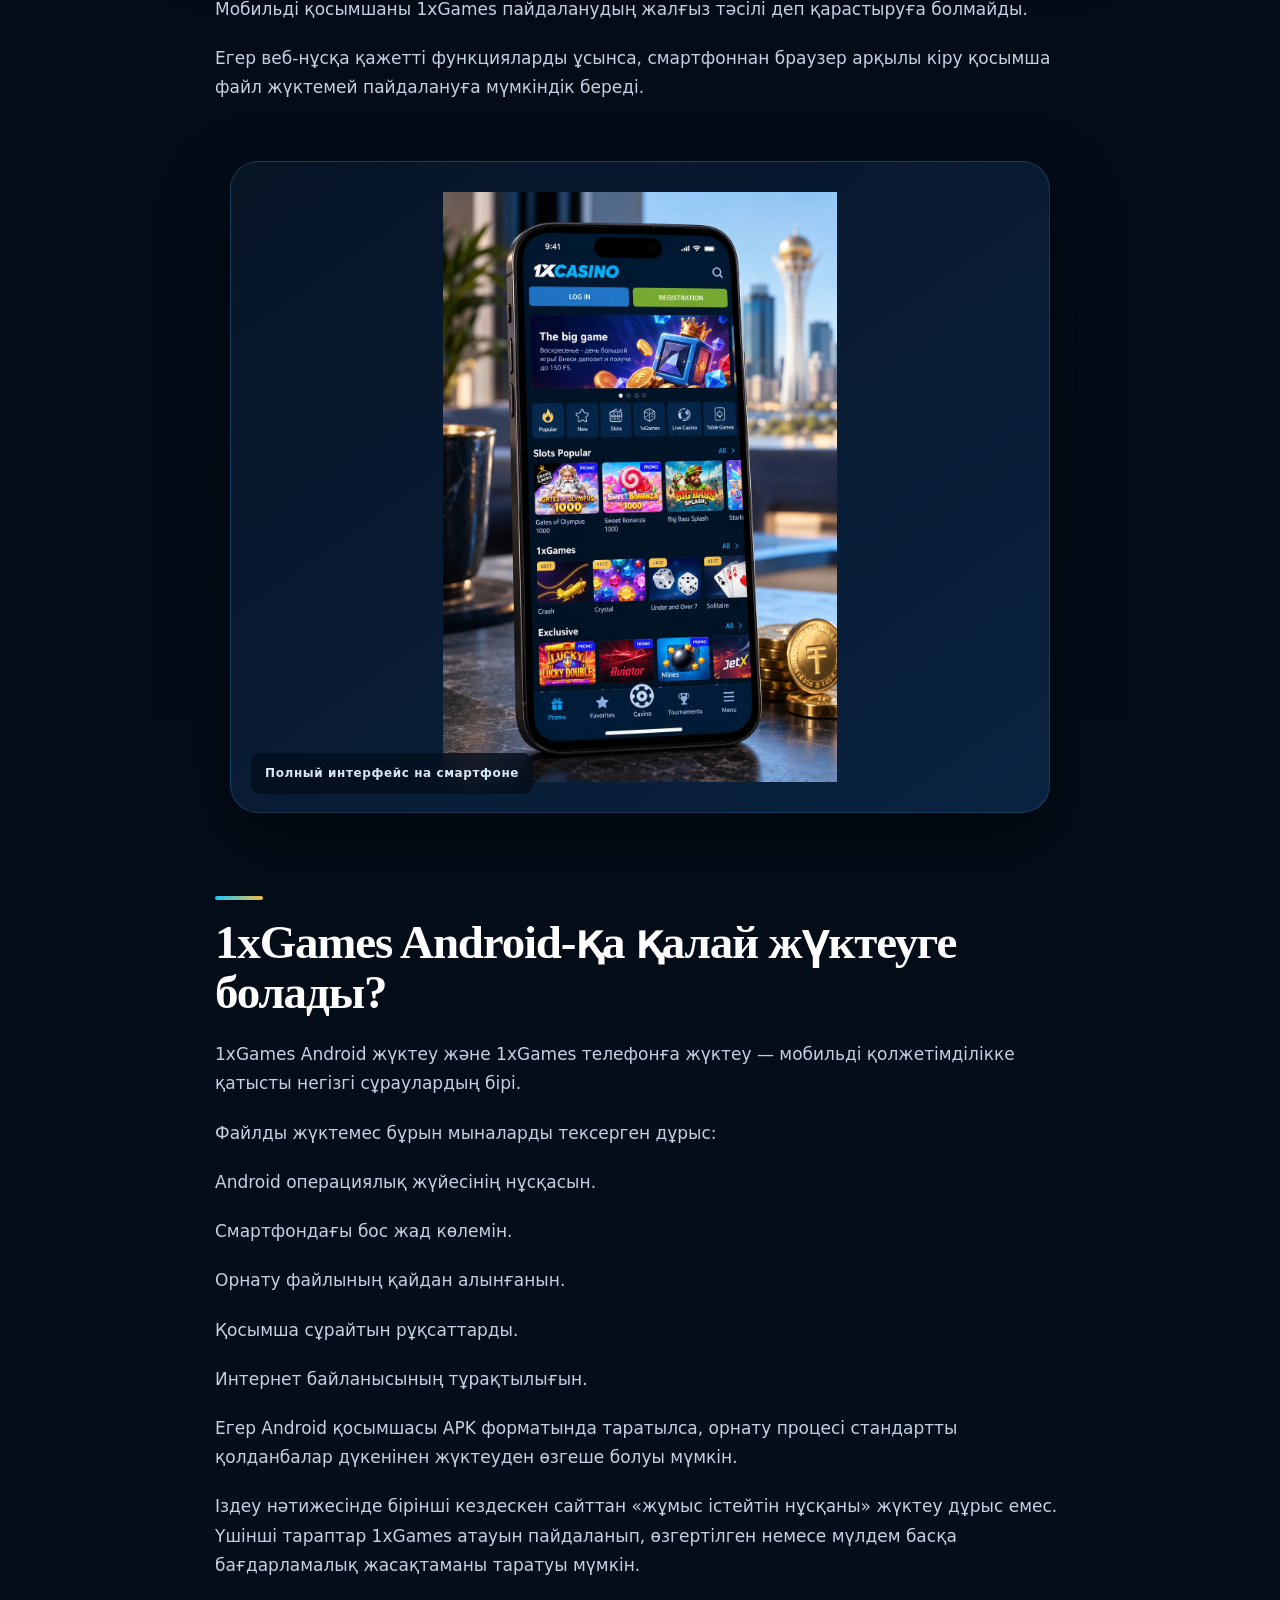
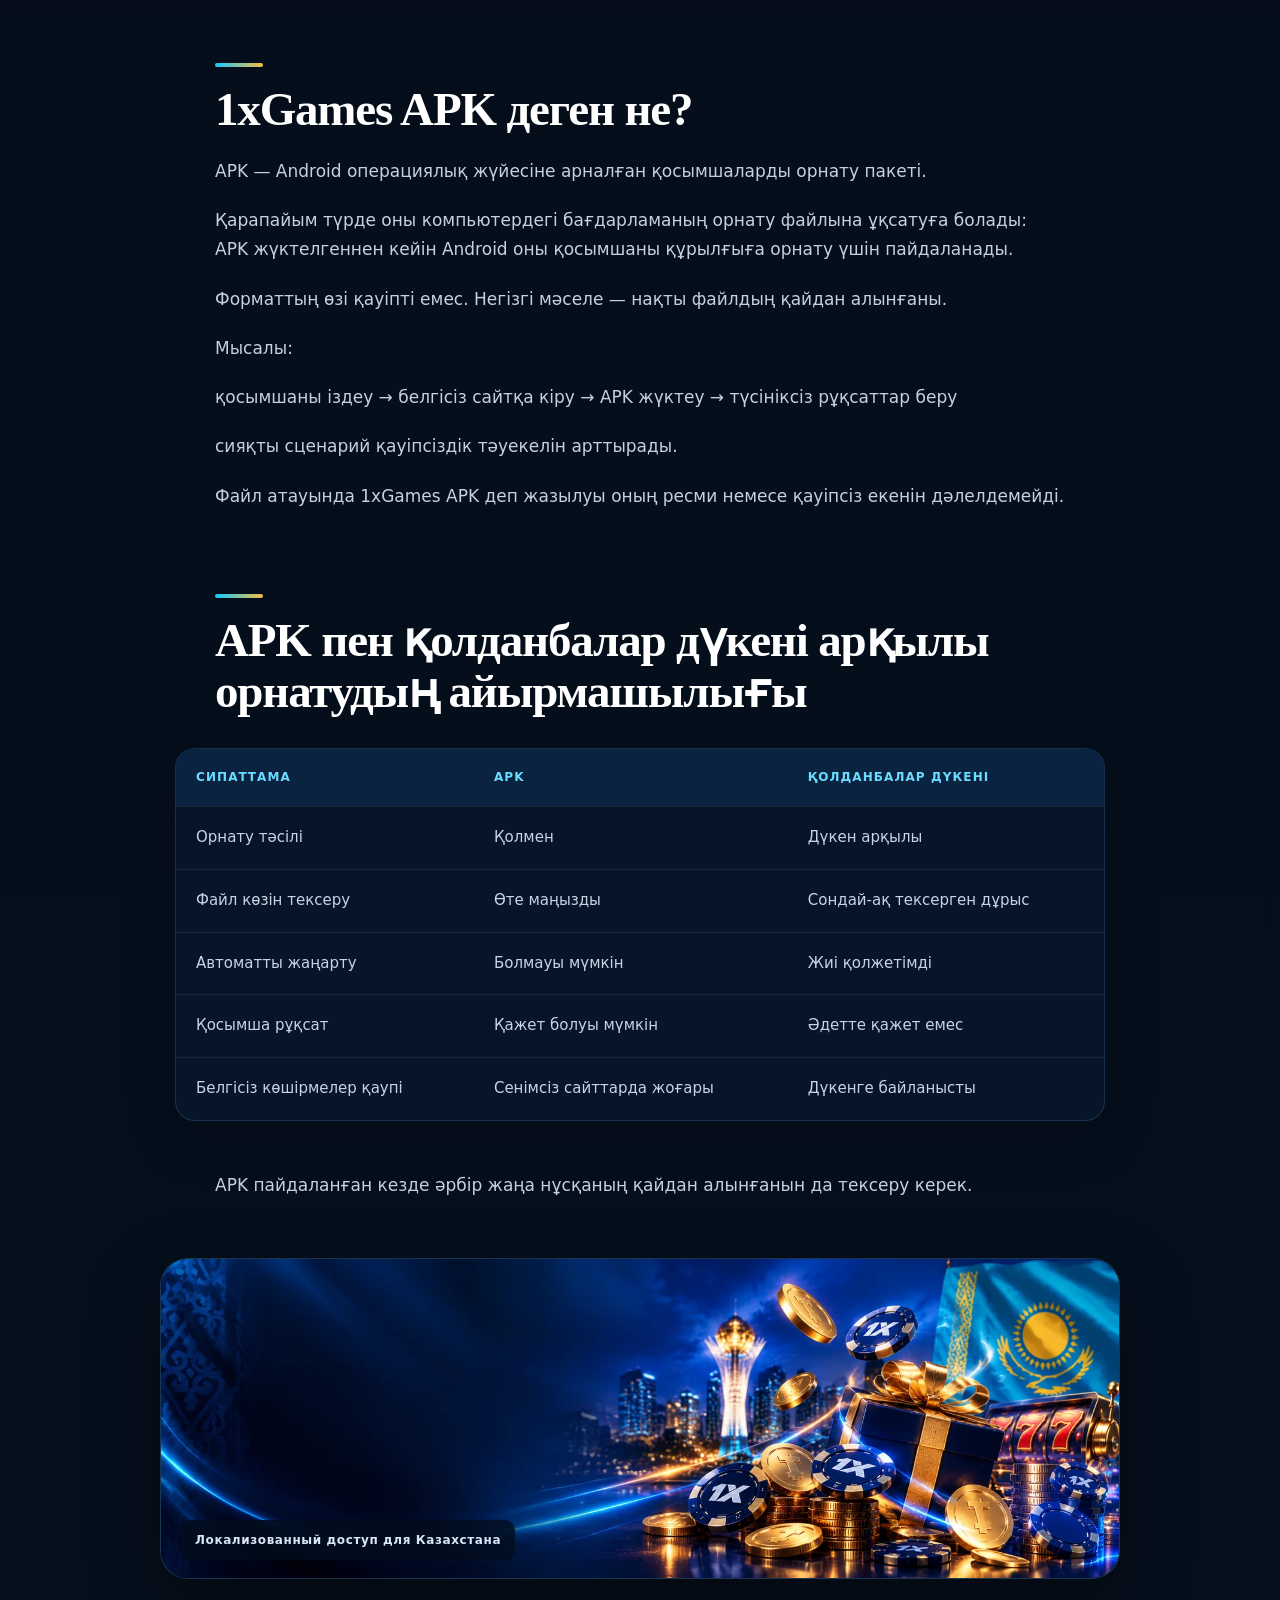
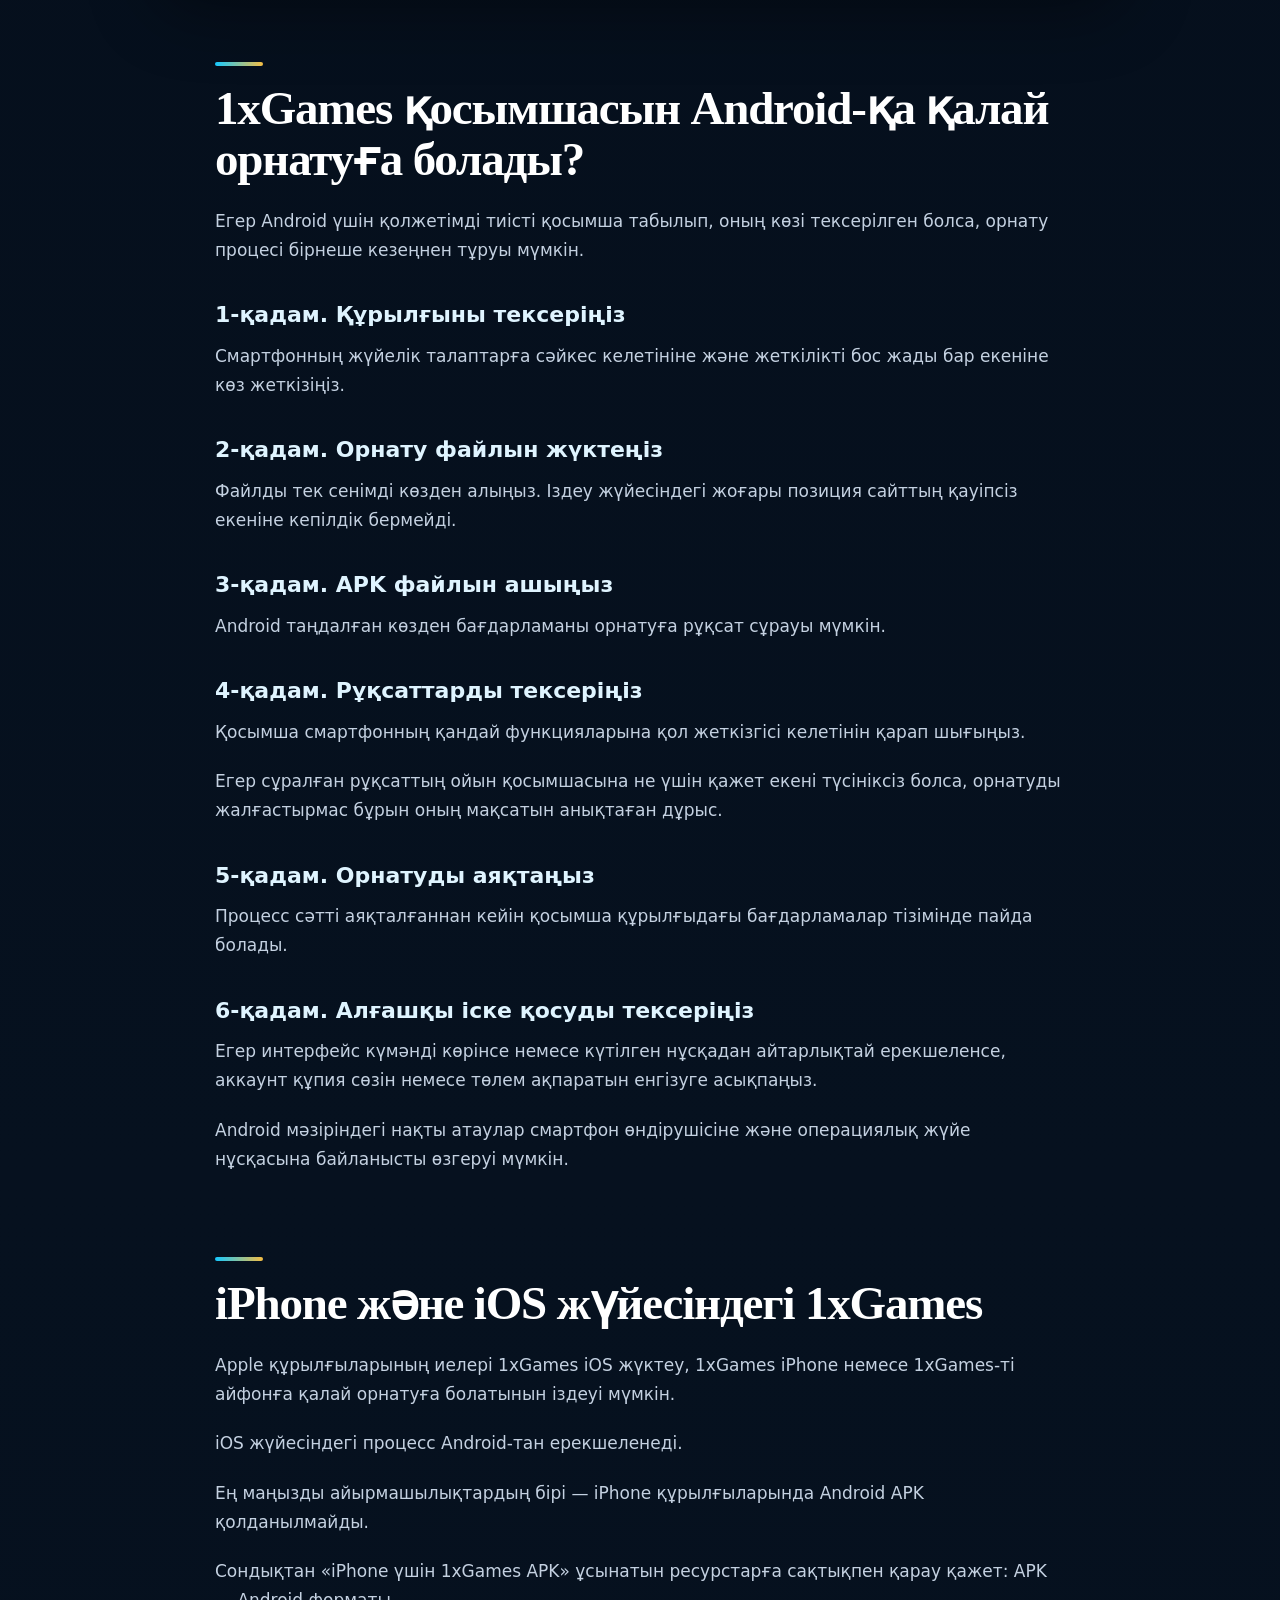
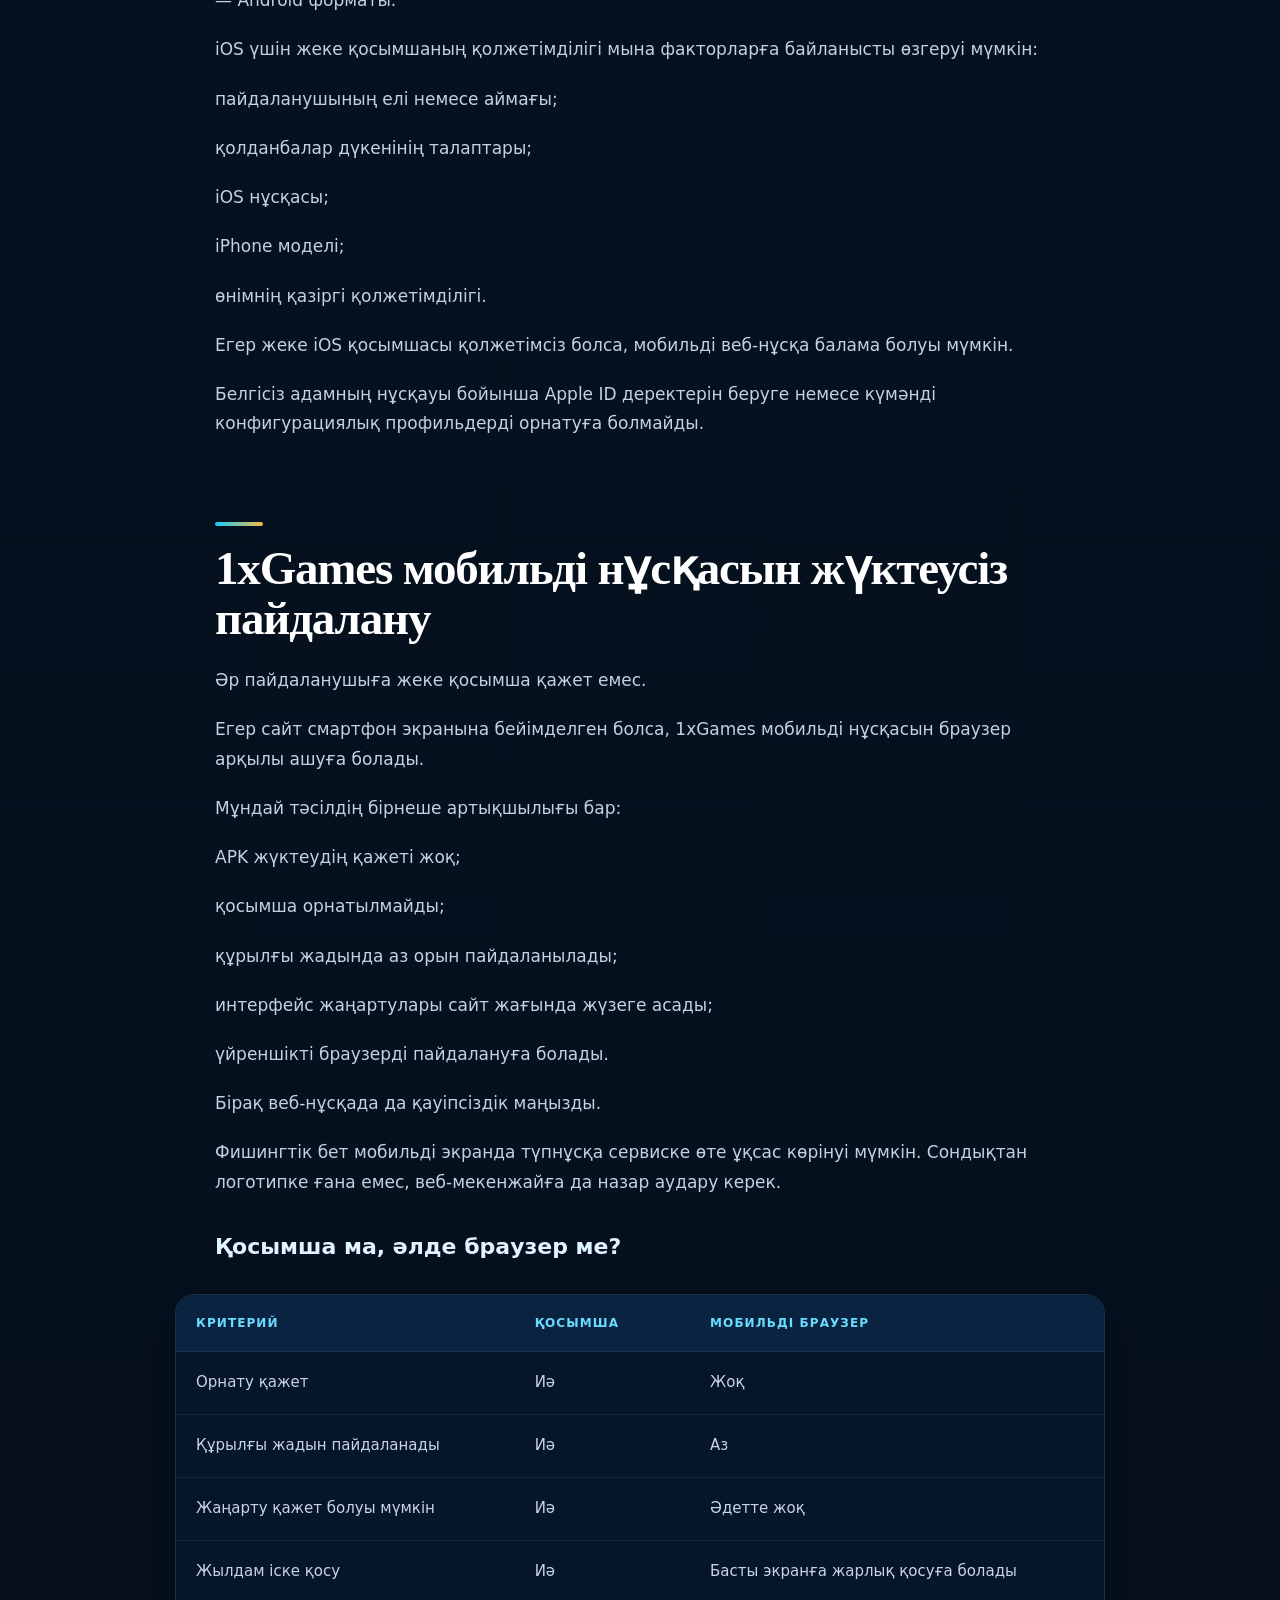
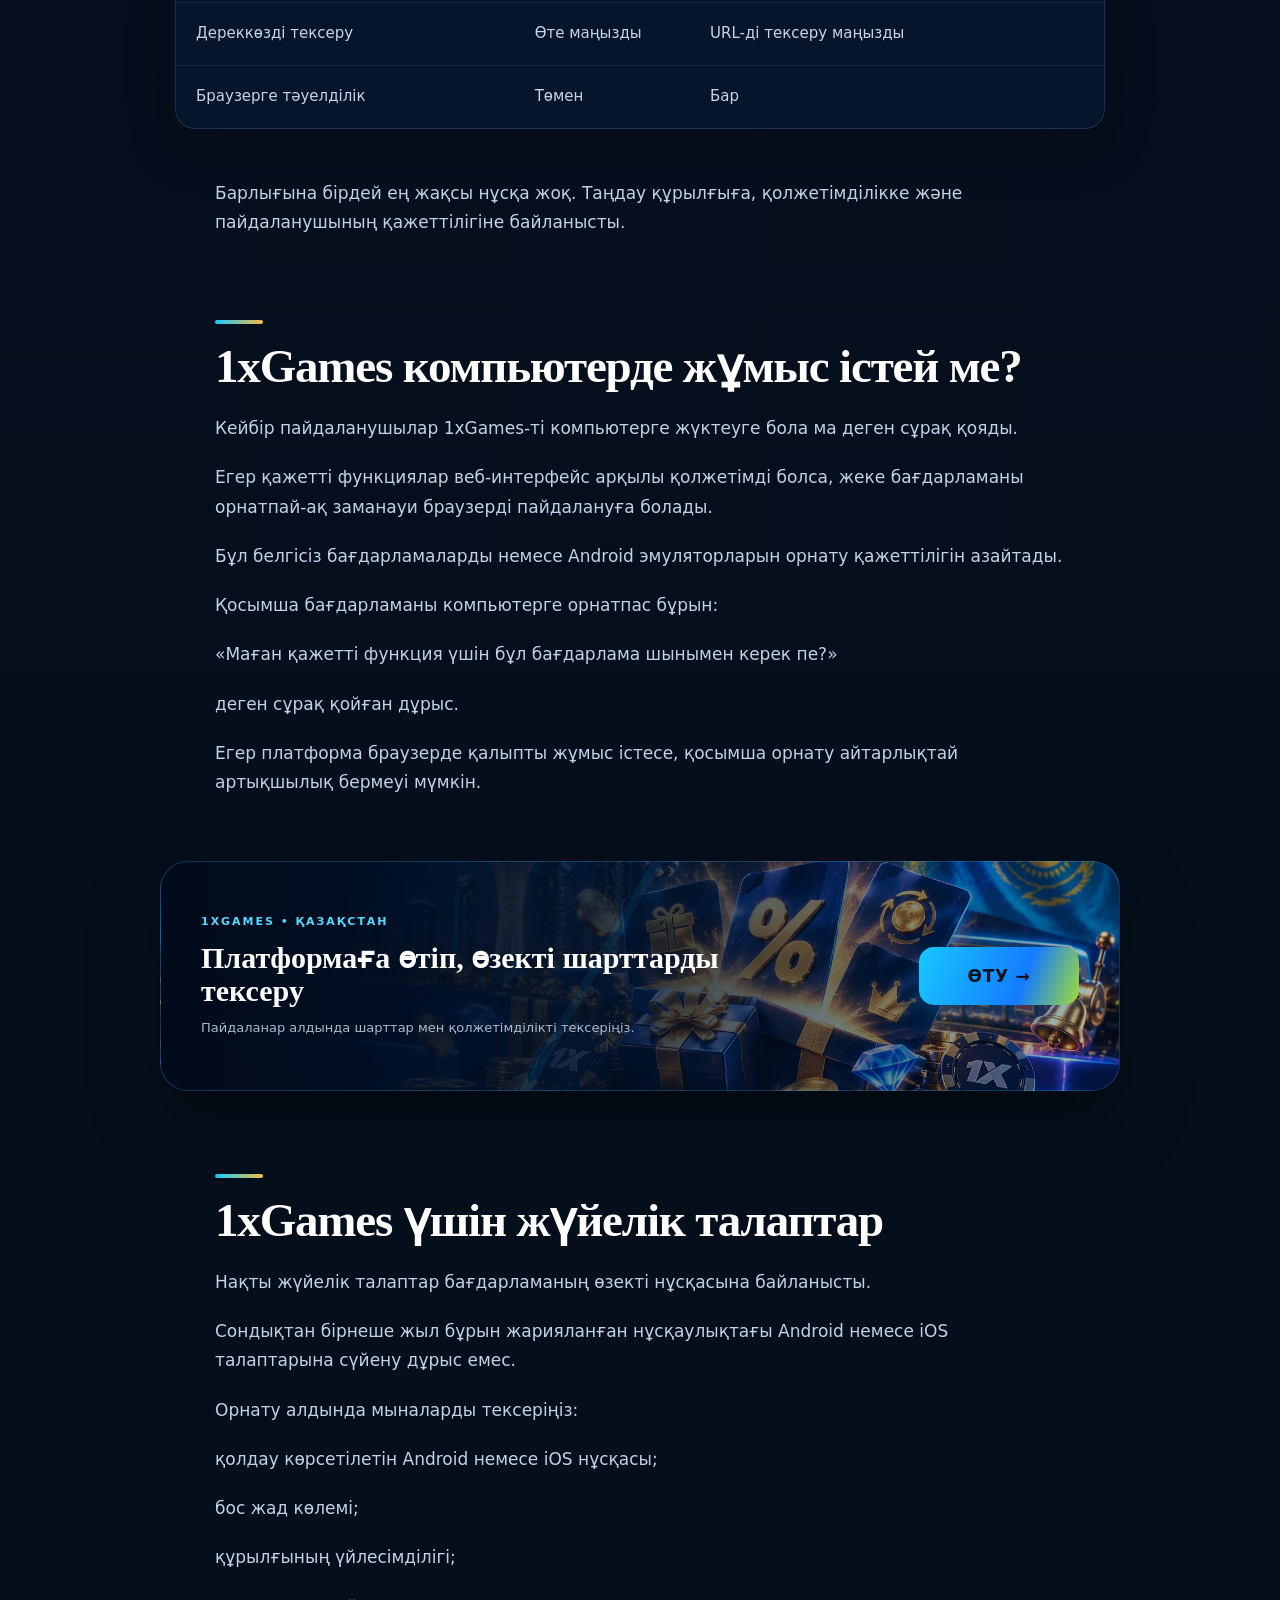
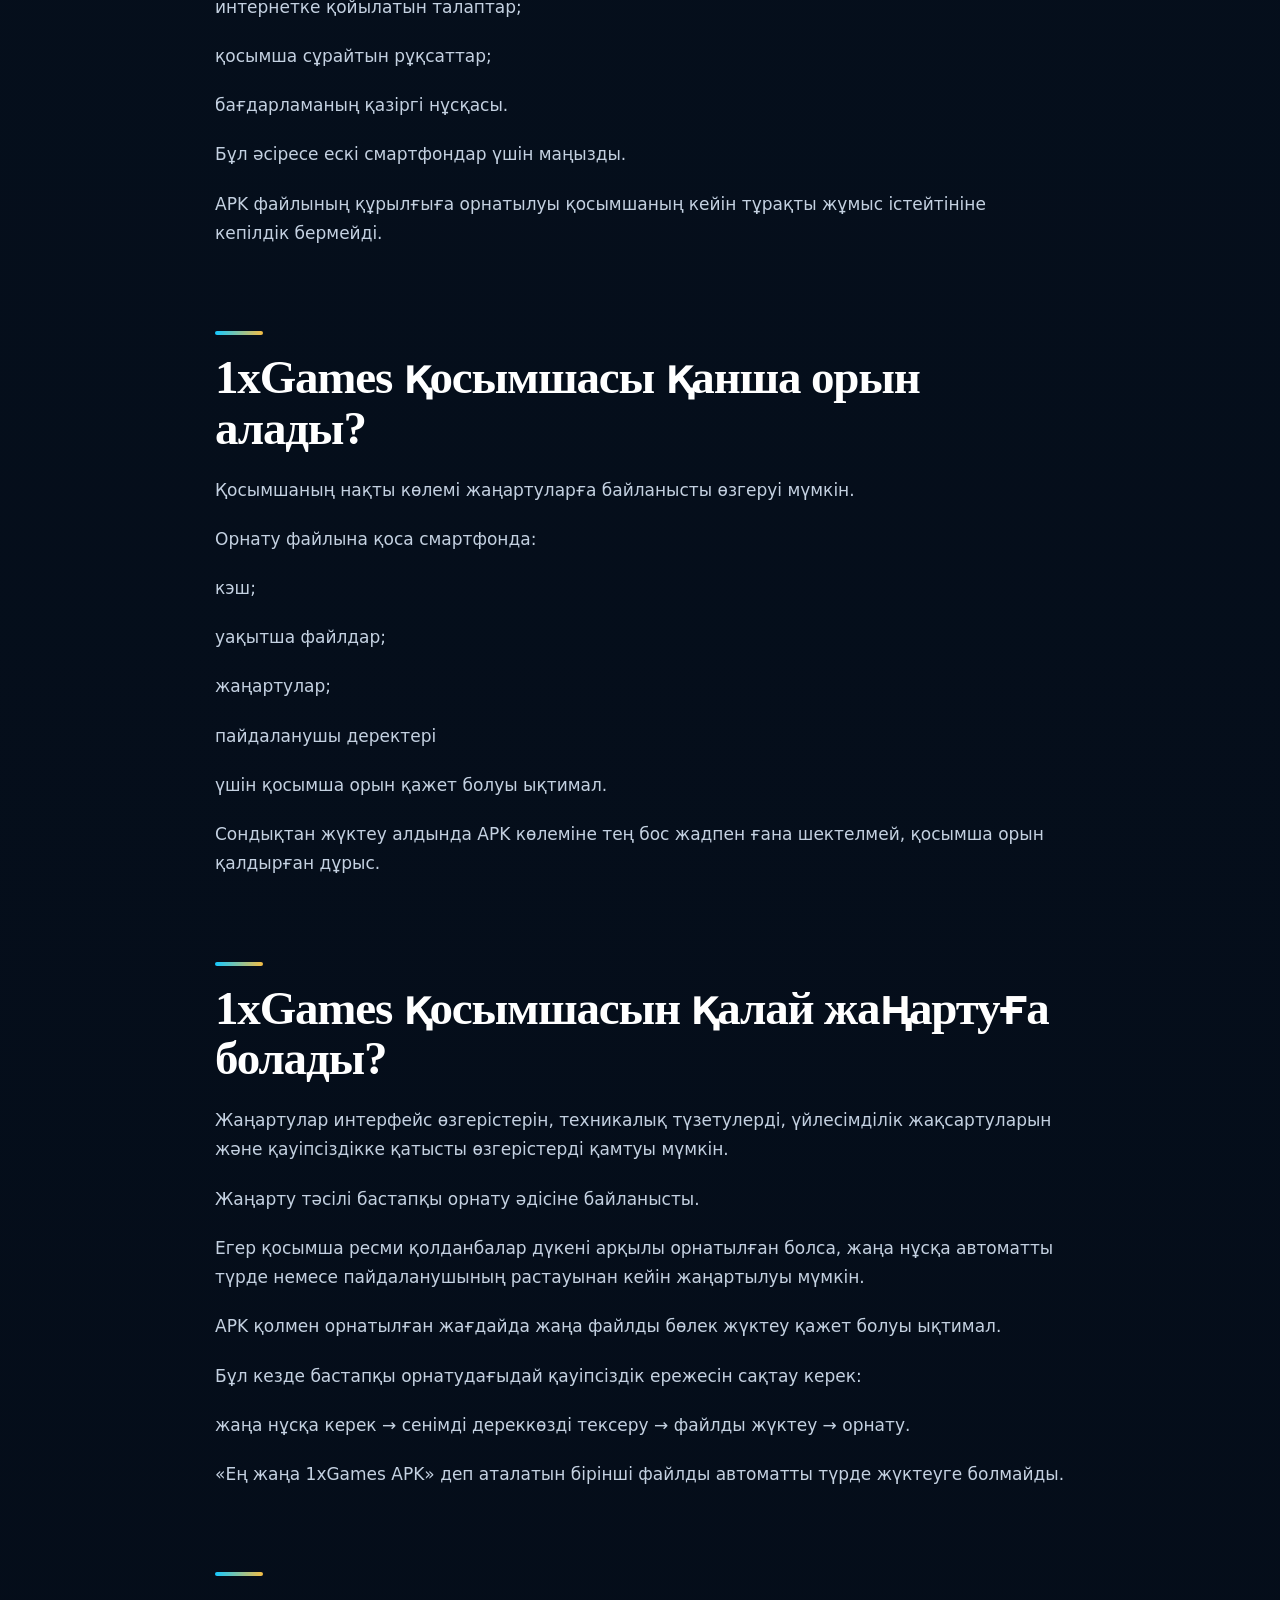
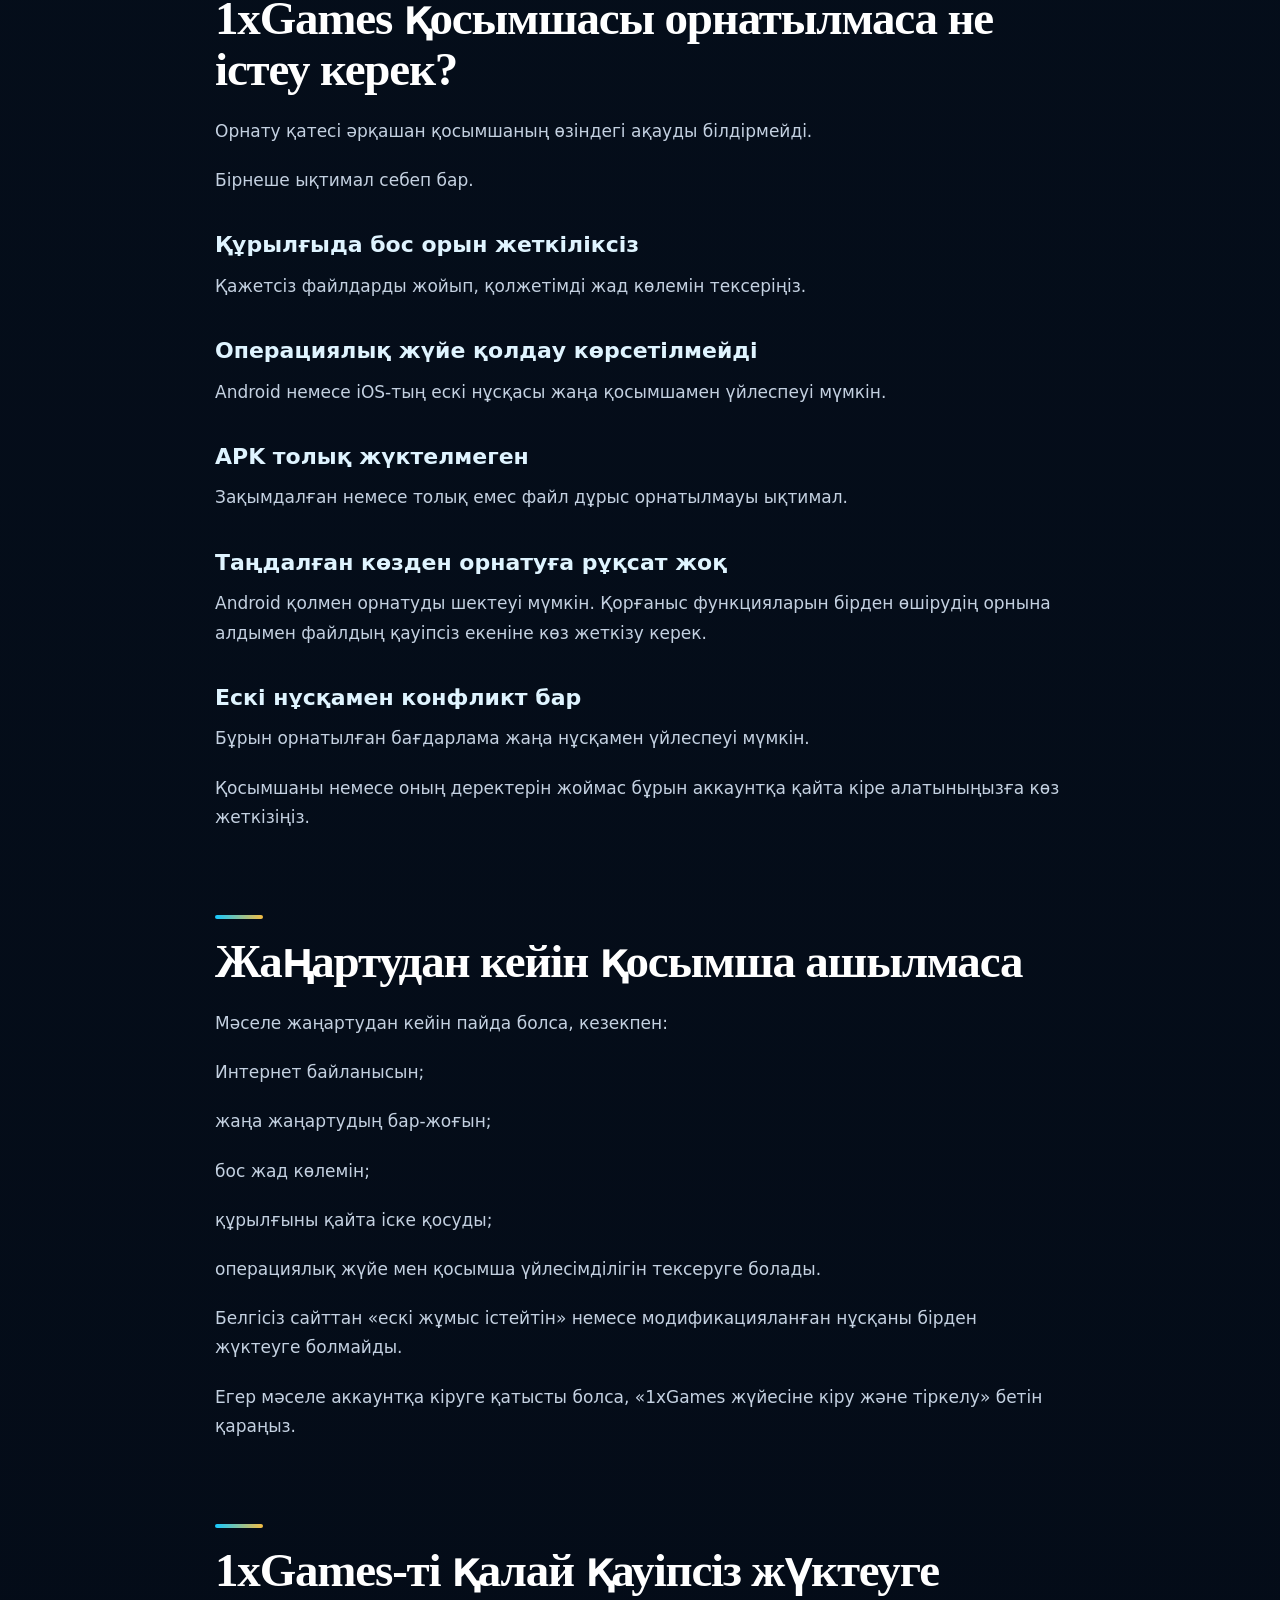
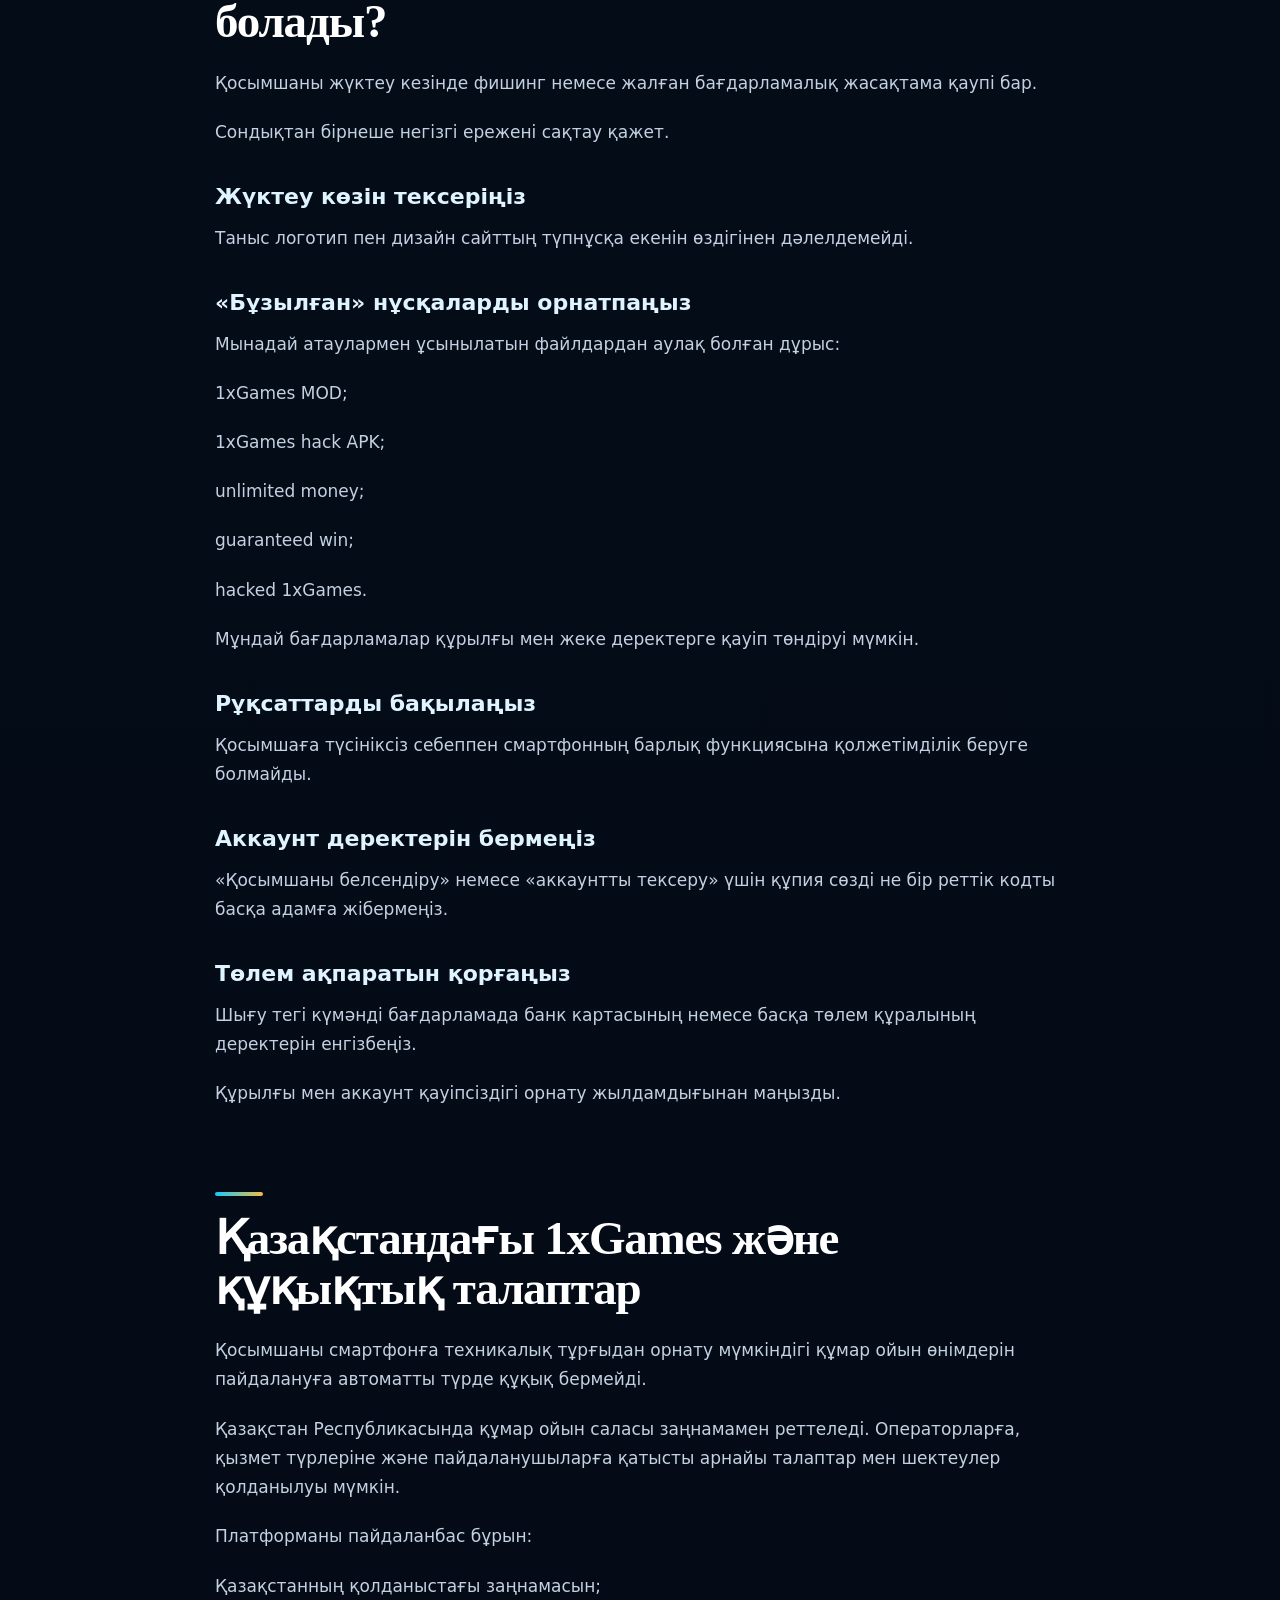
<file: kz/download/index.html>
<!doctype html><html lang="kk"><head><meta charset="utf-8"><meta name="viewport" content="width=device-width,initial-scale=1"><title>1xGames жүктеу — Android, iOS және телефонға арналған қосымша</title><meta name="description" content="1xGames қосымшасын Android, iPhone және басқа құрылғыларға қалай жүктеуге болатынын біліңіз. APK, мобильді нұсқа, орнату, жаңарту және қауіпсіздік туралы нұсқаулық."><link rel="canonical" href="https://thegunsandroses.com/kz/download/"><meta name="robots" content="index,follow"><meta name="google-site-verification" content="P_tBZTkmZBPvhhTVpAWwyuTfqRqusBLi5eSHK2BmX5U" /><meta property="og:title" content="1xGames жүктеу — Android, iOS және телефонға арналған қосымша"><meta property="og:description" content="1xGames қосымшасын Android, iPhone және басқа құрылғыларға қалай жүктеуге болатынын біліңіз. APK, мобильді нұсқа, орнату, жаңарту және қауіпсіздік туралы нұсқаулық."><meta property="og:url" content="https://thegunsandroses.com/kz/download/"><meta property="og:type" content="article"><link rel="icon" href="/assets/img/favicon.webp" type="image/webp"><link rel="stylesheet" href="/assets/css/site.css?v=6"></head><body class="route-kz-download">
<header class="mast"><a class="brand" href="/"><img src="/assets/img/logo.webp" alt="1xCasino Kazakhstan"></a><nav class="desk-nav"><a href="/games/">Игры</a><a href="/download/">Скачать</a><a href="/bonuses/">Бонусы</a><a href="/payments/">Платежи</a></nav><div class="head-actions"><a class="lang" href="/download/">RU</a><a class="head-cta" href="/go/">1XGAMES ↗</a></div></header>
<main><section class="hero"><div class="hero-copy"><div class="eyebrow">THEGUNSANDROSES.COM • 1XGAMES KAZAKHSTAN</div><h1>1xGames жүктеу: Android, iOS және басқа құрылғыларға арналған нұсқаулық</h1><p>1xGames қосымшасын Android, iPhone және басқа құрылғыларға қалай жүктеуге болатынын біліңіз. APK, мобильді нұсқа, орнату, жаңарту және қауіпсіздік туралы нұсқаулық.</p><a class="hero-btn" href="/go/">ОТКРЫТЬ 1XGAMES <span>↗</span></a></div><div class="hero-art" aria-hidden="true"><div class="grid-card"><span>1X</span><b>GAMES • MOBILE • KZ</b><em>18+</em></div></div></section>
<article class="content-shell"><p>1xGames платформасын әртүрлі құрылғыдан пайдалануға болады, бірақ қолжетімділік тәсілі операциялық жүйеге және қазіргі уақытта ұсынылатын нұсқаларға байланысты өзгеруі мүмкін. Android пайдаланушылары көбіне мобильді қосымша немесе APK-файл іздейді, ал iPhone иелері үшін iOS-пен үйлесімді нұсқа маңызды. Сонымен қатар кейбір пайдаланушылар ешқандай бағдарлама орнатпай, мобильді браузер арқылы кіруді таңдайды.</p><p>Сондықтан 1xGames жүктеу деген сұрау әрқашан бір ғана файлды білдірмейді. Алдымен құрылғының түрін анықтап, бағдарламаның үйлесімділігін және жүктеу көзінің сенімділігін тексеру қажет.</p><p>Бұл нұсқаулықта Android және iOS ерекшеліктерін, APK орнатуды, мобильді веб-нұсқаны, жаңартуды және ықтимал техникалық мәселелерді қарастырамыз.</p><aside class="ref-panel first-offer"><div><span class="ref-label">1XGAMES • БОНУС • KAZAKHSTAN</span><strong>Перейти в 1xGames и получить лучший бонус в Казахстане</strong><small>Проверьте актуальный размер бонуса, wagering и условия предложения перед активацией.</small></div><a class="action-btn" href="/go/">ПОЛУЧИТЬ БОНУС →</a></aside><nav class="toc"><div class="toc-kicker">НА ЭТОЙ СТРАНИЦЕ</div><ol><li><a href="#1xgames-пайдаланудың-қандай-нұсқалары-бар">1xGames пайдаланудың қандай нұсқалары бар?</a></li><li><a href="#1xgames-android-қа-қалай-жүктеуге-болады">1xGames Android-қа қалай жүктеуге болады?</a></li><li><a href="#1xgames-apk-деген-не">1xGames APK деген не?</a></li><li><a href="#apk-пен-қолданбалар-дүкені-арқылы-орнатудың-айырмашылығы">APK пен қолданбалар дүкені арқылы орнатудың айырмашылығы</a></li><li><a href="#1xgames-қосымшасын-android-қа-қалай-орнатуға-болады">1xGames қосымшасын Android-қа қалай орнатуға болады?</a></li><li><a href="#iphone-және-ios-жүйесіндегі-1xgames">iPhone және iOS жүйесіндегі 1xGames</a></li><li><a href="#1xgames-мобильді-нұсқасын-жүктеусіз-пайдалану">1xGames мобильді нұсқасын жүктеусіз пайдалану</a></li><li><a href="#1xgames-компьютерде-жұмыс-істей-ме">1xGames компьютерде жұмыс істей ме?</a></li><li><a href="#1xgames-үшін-жүйелік-талаптар">1xGames үшін жүйелік талаптар</a></li><li><a href="#1xgames-қосымшасы-қанша-орын-алады">1xGames қосымшасы қанша орын алады?</a></li><li><a href="#1xgames-қосымшасын-қалай-жаңартуға-болады">1xGames қосымшасын қалай жаңартуға болады?</a></li><li><a href="#1xgames-қосымшасы-орнатылмаса-не-істеу-керек">1xGames қосымшасы орнатылмаса не істеу керек?</a></li><li><a href="#жаңартудан-кейін-қосымша-ашылмаса">Жаңартудан кейін қосымша ашылмаса</a></li><li><a href="#1xgames-ті-қалай-қауіпсіз-жүктеуге-болады">1xGames-ті қалай қауіпсіз жүктеуге болады?</a></li><li><a href="#қазақстандағы-1xgames-және-құқықтық-талаптар">Қазақстандағы 1xGames және құқықтық талаптар</a></li><li><a href="#мобильді-құрылғыдағы-жауапты-ойын">Мобильді құрылғыдағы жауапты ойын</a></li></ol></nav><aside class="ref-panel"><div><span class="ref-label">1XGAMES • ҚАЗАҚСТАН</span><strong>Платформаға өтіп, өзекті шарттарды тексеру</strong><small>Пайдаланар алдында шарттар мен қолжетімділікті тексеріңіз.</small></div><a class="action-btn" href="/go/">ӨТУ →</a></aside><h2 id="1xgames-пайдаланудың-қандай-нұсқалары-бар">1xGames пайдаланудың қандай нұсқалары бар?</h2><p>Қолжетімділік тәсілі ең алдымен пайдаланушының құрылғысына байланысты.</p><p>Бірнеше негізгі нұсқа болуы мүмкін:</p><div class="table-wrap"><table><tr><th>Нұсқа</th><th>Орнату қажет пе?</th><th>Негізгі ерекшелігі</th></tr><tr><td>Android қосымшасы</td><td>Иә</td><td>Смартфонға бейімделген интерфейс</td></tr><tr><td>Android APK</td><td>Иә</td><td>Қолмен орнатуға мүмкіндік береді</td></tr><tr><td>iOS нұсқасы</td><td>Қолжетімділікке байланысты</td><td>iPhone құрылғыларында пайдалану</td></tr><tr><td>Мобильді веб-нұсқа</td><td>Жоқ</td><td>Қосымша жадты қажет етпейді</td></tr><tr><td>Компьютер арқылы кіру</td><td>Әдетте браузер жеткілікті</td><td>Үлкен экран және стандартты басқару</td></tr></table></div><p>Мобильді қосымшаны 1xGames пайдаланудың жалғыз тәсілі деп қарастыруға болмайды.</p><p>Егер веб-нұсқа қажетті функцияларды ұсынса, смартфоннан браузер арқылы кіру қосымша файл жүктемей пайдалануға мүмкіндік береді.</p><figure class="editorial-image phone-shot"><img src="/assets/img/mobile.webp" alt="Мобильный доступ 1xGames" loading="lazy"><figcaption class="image-note">Полный интерфейс на смартфоне</figcaption></figure><h2 id="1xgames-android-қа-қалай-жүктеуге-болады">1xGames Android-қа қалай жүктеуге болады?</h2><p>1xGames Android жүктеу және 1xGames телефонға жүктеу — мобильді қолжетімділікке қатысты негізгі сұраулардың бірі.</p><p>Файлды жүктемес бұрын мыналарды тексерген дұрыс:</p><p>Android операциялық жүйесінің нұсқасын.</p><p>Смартфондағы бос жад көлемін.</p><p>Орнату файлының қайдан алынғанын.</p><p>Қосымша сұрайтын рұқсаттарды.</p><p>Интернет байланысының тұрақтылығын.</p><p>Егер Android қосымшасы APK форматында таратылса, орнату процесі стандартты қолданбалар дүкенінен жүктеуден өзгеше болуы мүмкін.</p><p>Іздеу нәтижесінде бірінші кездескен сайттан «жұмыс істейтін нұсқаны» жүктеу дұрыс емес. Үшінші тараптар 1xGames атауын пайдаланып, өзгертілген немесе мүлдем басқа бағдарламалық жасақтаманы таратуы мүмкін.</p><h2 id="1xgames-apk-деген-не">1xGames APK деген не?</h2><p>APK — Android операциялық жүйесіне арналған қосымшаларды орнату пакеті.</p><p>Қарапайым түрде оны компьютердегі бағдарламаның орнату файлына ұқсатуға болады: APK жүктелгеннен кейін Android оны қосымшаны құрылғыға орнату үшін пайдаланады.</p><p>Форматтың өзі қауіпті емес. Негізгі мәселе — нақты файлдың қайдан алынғаны.</p><p>Мысалы:</p><p>қосымшаны іздеу → белгісіз сайтқа кіру → APK жүктеу → түсініксіз рұқсаттар беру</p><p>сияқты сценарий қауіпсіздік тәуекелін арттырады.</p><p>Файл атауында 1xGames APK деп жазылуы оның ресми немесе қауіпсіз екенін дәлелдемейді.</p><h2 id="apk-пен-қолданбалар-дүкені-арқылы-орнатудың-айырмашылығы">APK пен қолданбалар дүкені арқылы орнатудың айырмашылығы</h2><div class="table-wrap"><table><tr><th>Сипаттама</th><th>APK</th><th>Қолданбалар дүкені</th></tr><tr><td>Орнату тәсілі</td><td>Қолмен</td><td>Дүкен арқылы</td></tr><tr><td>Файл көзін тексеру</td><td>Өте маңызды</td><td>Сондай-ақ тексерген дұрыс</td></tr><tr><td>Автоматты жаңарту</td><td>Болмауы мүмкін</td><td>Жиі қолжетімді</td></tr><tr><td>Қосымша рұқсат</td><td>Қажет болуы мүмкін</td><td>Әдетте қажет емес</td></tr><tr><td>Белгісіз көшірмелер қаупі</td><td>Сенімсіз сайттарда жоғары</td><td>Дүкенге байланысты</td></tr></table></div><p>APK пайдаланған кезде әрбір жаңа нұсқаның қайдан алынғанын да тексеру керек.</p><figure class="editorial-image wide"><img src="/assets/img/kz.webp" alt="1xCasino Казахстан" loading="lazy"><figcaption class="image-note">Локализованный доступ для Казахстана</figcaption></figure><h2 id="1xgames-қосымшасын-android-қа-қалай-орнатуға-болады">1xGames қосымшасын Android-қа қалай орнатуға болады?</h2><p>Егер Android үшін қолжетімді тиісті қосымша табылып, оның көзі тексерілген болса, орнату процесі бірнеше кезеңнен тұруы мүмкін.</p><h3>1-қадам. Құрылғыны тексеріңіз</h3><p>Смартфонның жүйелік талаптарға сәйкес келетініне және жеткілікті бос жады бар екеніне көз жеткізіңіз.</p><h3>2-қадам. Орнату файлын жүктеңіз</h3><p>Файлды тек сенімді көзден алыңыз. Іздеу жүйесіндегі жоғары позиция сайттың қауіпсіз екеніне кепілдік бермейді.</p><h3>3-қадам. APK файлын ашыңыз</h3><p>Android таңдалған көзден бағдарламаны орнатуға рұқсат сұрауы мүмкін.</p><h3>4-қадам. Рұқсаттарды тексеріңіз</h3><p>Қосымша смартфонның қандай функцияларына қол жеткізгісі келетінін қарап шығыңыз.</p><p>Егер сұралған рұқсаттың ойын қосымшасына не үшін қажет екені түсініксіз болса, орнатуды жалғастырмас бұрын оның мақсатын анықтаған дұрыс.</p><h3>5-қадам. Орнатуды аяқтаңыз</h3><p>Процесс сәтті аяқталғаннан кейін қосымша құрылғыдағы бағдарламалар тізімінде пайда болады.</p><h3>6-қадам. Алғашқы іске қосуды тексеріңіз</h3><p>Егер интерфейс күмәнді көрінсе немесе күтілген нұсқадан айтарлықтай ерекшеленсе, аккаунт құпия сөзін немесе төлем ақпаратын енгізуге асықпаңыз.</p><p>Android мәзіріндегі нақты атаулар смартфон өндірушісіне және операциялық жүйе нұсқасына байланысты өзгеруі мүмкін.</p><h2 id="iphone-және-ios-жүйесіндегі-1xgames">iPhone және iOS жүйесіндегі 1xGames</h2><p>Apple құрылғыларының иелері 1xGames iOS жүктеу, 1xGames iPhone немесе 1xGames-ті айфонға қалай орнатуға болатынын іздеуі мүмкін.</p><p>iOS жүйесіндегі процесс Android-тан ерекшеленеді.</p><p>Ең маңызды айырмашылықтардың бірі — iPhone құрылғыларында Android APK қолданылмайды.</p><p>Сондықтан «iPhone үшін 1xGames APK» ұсынатын ресурстарға сақтықпен қарау қажет: APK — Android форматы.</p><p>iOS үшін жеке қосымшаның қолжетімділігі мына факторларға байланысты өзгеруі мүмкін:</p><p>пайдаланушының елі немесе аймағы;</p><p>қолданбалар дүкенінің талаптары;</p><p>iOS нұсқасы;</p><p>iPhone моделі;</p><p>өнімнің қазіргі қолжетімділігі.</p><p>Егер жеке iOS қосымшасы қолжетімсіз болса, мобильді веб-нұсқа балама болуы мүмкін.</p><p>Белгісіз адамның нұсқауы бойынша Apple ID деректерін беруге немесе күмәнді конфигурациялық профильдерді орнатуға болмайды.</p><h2 id="1xgames-мобильді-нұсқасын-жүктеусіз-пайдалану">1xGames мобильді нұсқасын жүктеусіз пайдалану</h2><p>Әр пайдаланушыға жеке қосымша қажет емес.</p><p>Егер сайт смартфон экранына бейімделген болса, 1xGames мобильді нұсқасын браузер арқылы ашуға болады.</p><p>Мұндай тәсілдің бірнеше артықшылығы бар:</p><p>APK жүктеудің қажеті жоқ;</p><p>қосымша орнатылмайды;</p><p>құрылғы жадында аз орын пайдаланылады;</p><p>интерфейс жаңартулары сайт жағында жүзеге асады;</p><p>үйреншікті браузерді пайдалануға болады.</p><p>Бірақ веб-нұсқада да қауіпсіздік маңызды.</p><p>Фишингтік бет мобильді экранда түпнұсқа сервиске өте ұқсас көрінуі мүмкін. Сондықтан логотипке ғана емес, веб-мекенжайға да назар аудару керек.</p><h3>Қосымша ма, әлде браузер ме?</h3><div class="table-wrap"><table><tr><th>Критерий</th><th>Қосымша</th><th>Мобильді браузер</th></tr><tr><td>Орнату қажет</td><td>Иә</td><td>Жоқ</td></tr><tr><td>Құрылғы жадын пайдаланады</td><td>Иә</td><td>Аз</td></tr><tr><td>Жаңарту қажет болуы мүмкін</td><td>Иә</td><td>Әдетте жоқ</td></tr><tr><td>Жылдам іске қосу</td><td>Иә</td><td>Басты экранға жарлық қосуға болады</td></tr><tr><td>Дереккөзді тексеру</td><td>Өте маңызды</td><td>URL-ді тексеру маңызды</td></tr><tr><td>Браузерге тәуелділік</td><td>Төмен</td><td>Бар</td></tr></table></div><p>Барлығына бірдей ең жақсы нұсқа жоқ. Таңдау құрылғыға, қолжетімділікке және пайдаланушының қажеттілігіне байланысты.</p><h2 id="1xgames-компьютерде-жұмыс-істей-ме">1xGames компьютерде жұмыс істей ме?</h2><p>Кейбір пайдаланушылар 1xGames-ті компьютерге жүктеуге бола ма деген сұрақ қояды.</p><p>Егер қажетті функциялар веб-интерфейс арқылы қолжетімді болса, жеке бағдарламаны орнатпай-ақ заманауи браузерді пайдалануға болады.</p><p>Бұл белгісіз бағдарламаларды немесе Android эмуляторларын орнату қажеттілігін азайтады.</p><p>Қосымша бағдарламаны компьютерге орнатпас бұрын:</p><p>«Маған қажетті функция үшін бұл бағдарлама шынымен керек пе?»</p><p>деген сұрақ қойған дұрыс.</p><p>Егер платформа браузерде қалыпты жұмыс істесе, қосымша орнату айтарлықтай артықшылық бермеуі мүмкін.</p><aside class="ref-panel"><div><span class="ref-label">1XGAMES • ҚАЗАҚСТАН</span><strong>Платформаға өтіп, өзекті шарттарды тексеру</strong><small>Пайдаланар алдында шарттар мен қолжетімділікті тексеріңіз.</small></div><a class="action-btn" href="/go/">ӨТУ →</a></aside><h2 id="1xgames-үшін-жүйелік-талаптар">1xGames үшін жүйелік талаптар</h2><p>Нақты жүйелік талаптар бағдарламаның өзекті нұсқасына байланысты.</p><p>Сондықтан бірнеше жыл бұрын жарияланған нұсқаулықтағы Android немесе iOS талаптарына сүйену дұрыс емес.</p><p>Орнату алдында мыналарды тексеріңіз:</p><p>қолдау көрсетілетін Android немесе iOS нұсқасы;</p><p>бос жад көлемі;</p><p>құрылғының үйлесімділігі;</p><p>интернетке қойылатын талаптар;</p><p>қосымша сұрайтын рұқсаттар;</p><p>бағдарламаның қазіргі нұсқасы.</p><p>Бұл әсіресе ескі смартфондар үшін маңызды.</p><p>APK файлының құрылғыға орнатылуы қосымшаның кейін тұрақты жұмыс істейтініне кепілдік бермейді.</p><h2 id="1xgames-қосымшасы-қанша-орын-алады">1xGames қосымшасы қанша орын алады?</h2><p>Қосымшаның нақты көлемі жаңартуларға байланысты өзгеруі мүмкін.</p><p>Орнату файлына қоса смартфонда:</p><p>кэш;</p><p>уақытша файлдар;</p><p>жаңартулар;</p><p>пайдаланушы деректері</p><p>үшін қосымша орын қажет болуы ықтимал.</p><p>Сондықтан жүктеу алдында APK көлеміне тең бос жадпен ғана шектелмей, қосымша орын қалдырған дұрыс.</p><h2 id="1xgames-қосымшасын-қалай-жаңартуға-болады">1xGames қосымшасын қалай жаңартуға болады?</h2><p>Жаңартулар интерфейс өзгерістерін, техникалық түзетулерді, үйлесімділік жақсартуларын және қауіпсіздікке қатысты өзгерістерді қамтуы мүмкін.</p><p>Жаңарту тәсілі бастапқы орнату әдісіне байланысты.</p><p>Егер қосымша ресми қолданбалар дүкені арқылы орнатылған болса, жаңа нұсқа автоматты түрде немесе пайдаланушының растауынан кейін жаңартылуы мүмкін.</p><p>APK қолмен орнатылған жағдайда жаңа файлды бөлек жүктеу қажет болуы ықтимал.</p><p>Бұл кезде бастапқы орнатудағыдай қауіпсіздік ережесін сақтау керек:</p><p>жаңа нұсқа керек → сенімді дереккөзді тексеру → файлды жүктеу → орнату.</p><p>«Ең жаңа 1xGames APK» деп аталатын бірінші файлды автоматты түрде жүктеуге болмайды.</p><h2 id="1xgames-қосымшасы-орнатылмаса-не-істеу-керек">1xGames қосымшасы орнатылмаса не істеу керек?</h2><p>Орнату қатесі әрқашан қосымшаның өзіндегі ақауды білдірмейді.</p><p>Бірнеше ықтимал себеп бар.</p><h3>Құрылғыда бос орын жеткіліксіз</h3><p>Қажетсіз файлдарды жойып, қолжетімді жад көлемін тексеріңіз.</p><h3>Операциялық жүйе қолдау көрсетілмейді</h3><p>Android немесе iOS-тың ескі нұсқасы жаңа қосымшамен үйлеспеуі мүмкін.</p><h3>APK толық жүктелмеген</h3><p>Зақымдалған немесе толық емес файл дұрыс орнатылмауы ықтимал.</p><h3>Таңдалған көзден орнатуға рұқсат жоқ</h3><p>Android қолмен орнатуды шектеуі мүмкін. Қорғаныс функцияларын бірден өшірудің орнына алдымен файлдың қауіпсіз екеніне көз жеткізу керек.</p><h3>Ескі нұсқамен конфликт бар</h3><p>Бұрын орнатылған бағдарлама жаңа нұсқамен үйлеспеуі мүмкін.</p><p>Қосымшаны немесе оның деректерін жоймас бұрын аккаунтқа қайта кіре алатыныңызға көз жеткізіңіз.</p><h2 id="жаңартудан-кейін-қосымша-ашылмаса">Жаңартудан кейін қосымша ашылмаса</h2><p>Мәселе жаңартудан кейін пайда болса, кезекпен:</p><p>Интернет байланысын;</p><p>жаңа жаңартудың бар-жоғын;</p><p>бос жад көлемін;</p><p>құрылғыны қайта іске қосуды;</p><p>операциялық жүйе мен қосымша үйлесімділігін тексеруге болады.</p><p>Белгісіз сайттан «ескі жұмыс істейтін» немесе модификацияланған нұсқаны бірден жүктеуге болмайды.</p><p>Егер мәселе аккаунтқа кіруге қатысты болса, «1xGames жүйесіне кіру және тіркелу» бетін қараңыз.</p><h2 id="1xgames-ті-қалай-қауіпсіз-жүктеуге-болады">1xGames-ті қалай қауіпсіз жүктеуге болады?</h2><p>Қосымшаны жүктеу кезінде фишинг немесе жалған бағдарламалық жасақтама қаупі бар.</p><p>Сондықтан бірнеше негізгі ережені сақтау қажет.</p><h3>Жүктеу көзін тексеріңіз</h3><p>Таныс логотип пен дизайн сайттың түпнұсқа екенін өздігінен дәлелдемейді.</p><h3>«Бұзылған» нұсқаларды орнатпаңыз</h3><p>Мынадай атаулармен ұсынылатын файлдардан аулақ болған дұрыс:</p><p>1xGames MOD;</p><p>1xGames hack APK;</p><p>unlimited money;</p><p>guaranteed win;</p><p>hacked 1xGames.</p><p>Мұндай бағдарламалар құрылғы мен жеке деректерге қауіп төндіруі мүмкін.</p><h3>Рұқсаттарды бақылаңыз</h3><p>Қосымшаға түсініксіз себеппен смартфонның барлық функциясына қолжетімділік беруге болмайды.</p><h3>Аккаунт деректерін бермеңіз</h3><p>«Қосымшаны белсендіру» немесе «аккаунтты тексеру» үшін құпия сөзді не бір реттік кодты басқа адамға жібермеңіз.</p><h3>Төлем ақпаратын қорғаңыз</h3><p>Шығу тегі күмәнді бағдарламада банк картасының немесе басқа төлем құралының деректерін енгізбеңіз.</p><p>Құрылғы мен аккаунт қауіпсіздігі орнату жылдамдығынан маңызды.</p><h2 id="қазақстандағы-1xgames-және-құқықтық-талаптар">Қазақстандағы 1xGames және құқықтық талаптар</h2><p>Қосымшаны смартфонға техникалық тұрғыдан орнату мүмкіндігі құмар ойын өнімдерін пайдалануға автоматты түрде құқық бермейді.</p><p>Қазақстан Республикасында құмар ойын саласы заңнамамен реттеледі. Операторларға, қызмет түрлеріне және пайдаланушыларға қатысты арнайы талаптар мен шектеулер қолданылуы мүмкін.</p><p>Платформаны пайдаланбас бұрын:</p><p>Қазақстанның қолданыстағы заңнамасын;</p><p>жас шектеулерін;</p><p>нақты сервистің құқықтық мәртебесін;</p><p>оператор шарттарын;</p><p>жекелеген ойындарға қолданылатын талаптарды тексерген дұрыс.</p><p>APK жүктеу, мобильді сайтты ашу немесе қосымшаны орнату мүмкіндігі заң талаптарын жоймайды.</p><p>Құқықтық немесе сервис белгілеген шектеулерді айналып өту мақсатында VPN немесе басқа техникалық құралдарды пайдалануға болмайды.</p><h2 id="мобильді-құрылғыдағы-жауапты-ойын">Мобильді құрылғыдағы жауапты ойын</h2><p>Смартфон онлайн ойындарға жылдам қол жеткізуге мүмкіндік береді. Сондықтан уақыт пен шығынды бақылау мобильді форматта ерекше маңызды.</p><p>Қысқа раундтар аз уақыт ішінде көптеген ставкалар жасауға мүмкіндік беруі мүмкін.</p><p>Ойын сессиясына дейін негізгі лимиттерді белгілеген дұрыс:</p><div class="table-wrap"><table><tr><th>Лимит</th><th>Алдын ала нені анықтау керек?</th></tr><tr><td>Ақша</td><td>Жоғалтуға дайын максималды соманы</td></tr><tr><td>Уақыт</td><td>Сессияның максималды ұзақтығын</td></tr><tr><td>Жиілік</td><td>Ойынға қаншалықты жиі уақыт бөлінетінін</td></tr><tr><td>Тоқтау</td><td>Сессия міндетті түрде аяқталатын сәтті</td></tr></table></div><p>Ұтылғаннан кейін бастапқы бюджетті көбейтуге болмайды.</p><p>Ставка үшін несие, қарыз немесе міндетті тұрмыстық шығындарға арналған қаражатты пайдаланбаған дұрыс.</p><p>Смартфондағы экран уақытын бақылау функциялары ойын сессияларының ұзақтығын қадағалауға көмектесе алады.</p><p>Егер жеке лимиттерді сақтау қиын болса, ойын белсенділігін тоқтатып, қолжетімді өзін-өзі шектеу құралдарын қарастырған жөн.</p><div class="faq-grid"><details><summary>1xGames-ті Android-қа қалай жүктеуге болады?</summary><div class="faq-answer"><p>Егер Android үшін тиісті қосымша қолжетімді болса, орнату файлын сенімді көзден алып, смартфонның үйлесімділігін тексеру қажет. APK қолданылса, Android таңдалған көзден қолмен орнатуға қосымша рұқсат сұрауы мүмкін.</p></div></details><details><summary>1xGames APK деген не?</summary><div class="faq-answer"><p>APK — Android қосымшаларына арналған орнату файлы. Форматтың өзі файлдың қауіпсіз екенін дәлелдемейді, сондықтан жүктеу көзін міндетті түрде тексеру керек.</p></div></details><details><summary>1xGames-ті телефонға жүктеуге бола ма?</summary><div class="faq-answer"><p>Қолжетімді нұсқа смартфонның операциялық жүйесіне байланысты. Android үшін APK немесе мобильді қосымша, ал iPhone үшін iOS-пен үйлесімді нұсқа қажет болуы мүмкін. Мобильді веб-нұсқа да балама болып табылады.</p></div></details><details><summary>1xGames-ті iPhone-ға жүктеуге бола ма?</summary><div class="faq-answer"><p>iOS нұсқасының қолжетімділігі аймаққа, құрылғыға және қазіргі тарату шарттарына байланысты болуы мүмкін. Жеке қосымша болмаған жағдайда мобильді браузер арқылы кіру мүмкіндігін тексеруге болады.</p></div></details><details><summary>iPhone-ға 1xGames APK орнатуға бола ма?</summary><div class="faq-answer"><p>Жоқ. APK — Android операциялық жүйесіне арналған формат. iPhone үшін «APK орнатуды» ұсынатын ресурстарға сақтықпен қараған дұрыс.</p></div></details><details><summary>1xGames-ті жүктемей пайдалануға бола ма?</summary><div class="faq-answer"><p>Егер мобильді веб-нұсқа қолжетімді болса, платформаны браузер арқылы жеке бағдарлама орнатпай пайдалануға болады.</p></div></details><details><summary>1xGames-ті компьютерге жүктеу керек пе?</summary><div class="faq-answer"><p>Егер қажетті функциялар браузерде жұмыс істесе, жеке бағдарлама орнату міндетті емес. Кез келген қосымша бағдарламаны жүктемес бұрын оның қажеттілігі мен дереккөзін тексеру керек.</p></div></details><details><summary>Неліктен 1xGames телефонға орнатылмайды?</summary><div class="faq-answer"><p>Себептері бос жадтың жеткіліксіздігі, операциялық жүйенің үйлеспеуі, толық жүктелмеген APK, орнату шектеулері немесе бұрынғы нұсқамен конфликт болуы мүмкін.</p></div></details><details><summary>1xGames қосымшасын қалай жаңартуға болады?</summary><div class="faq-answer"><p>Жаңарту тәсілі қосымшаның қалай орнатылғанына байланысты. Қолданбалар дүкенінен орнатылған нұсқа сол жерден жаңартылуы мүмкін, ал APK үшін жаңа орнату файлы қажет болуы ықтимал. Кез келген жағдайда жаңарту көзін тексеру керек.</p></div></details><details><summary>1xGames APK-ті бөгде сайттан жүктеу қауіпсіз бе?</summary><div class="faq-answer"><p>Белгісіз сайттан APK жүктеу өзгертілген немесе зиянды файл алу қаупін арттырады. Файлдың атауы, логотипі немесе «ресми нұсқа» деген жазуы оның қауіпсіздігіне кепілдік бермейді.</p></div></details></div><aside class="ref-panel"><div><span class="ref-label">1XGAMES • ҚАЗАҚСТАН</span><strong>Платформаға өтіп, өзекті шарттарды тексеру</strong><small>Пайдаланар алдында шарттар мен қолжетімділікті тексеріңіз.</small></div><a class="action-btn" href="/go/">ӨТУ →</a></aside></article></main>
<footer><div class="foot-brand">1X GAMES <span>/ KZ</span></div><div class="foot-links"><a href="/responsible-gaming/">Ответственная игра</a><a href="/privacy-policy/">Privacy</a><a href="/terms/">Terms</a></div><p>18+ • Информационный сайт. Азартные игры связаны с финансовым риском.</p></footer><script src="/assets/js/site.js" defer></script></body></html>
</file>
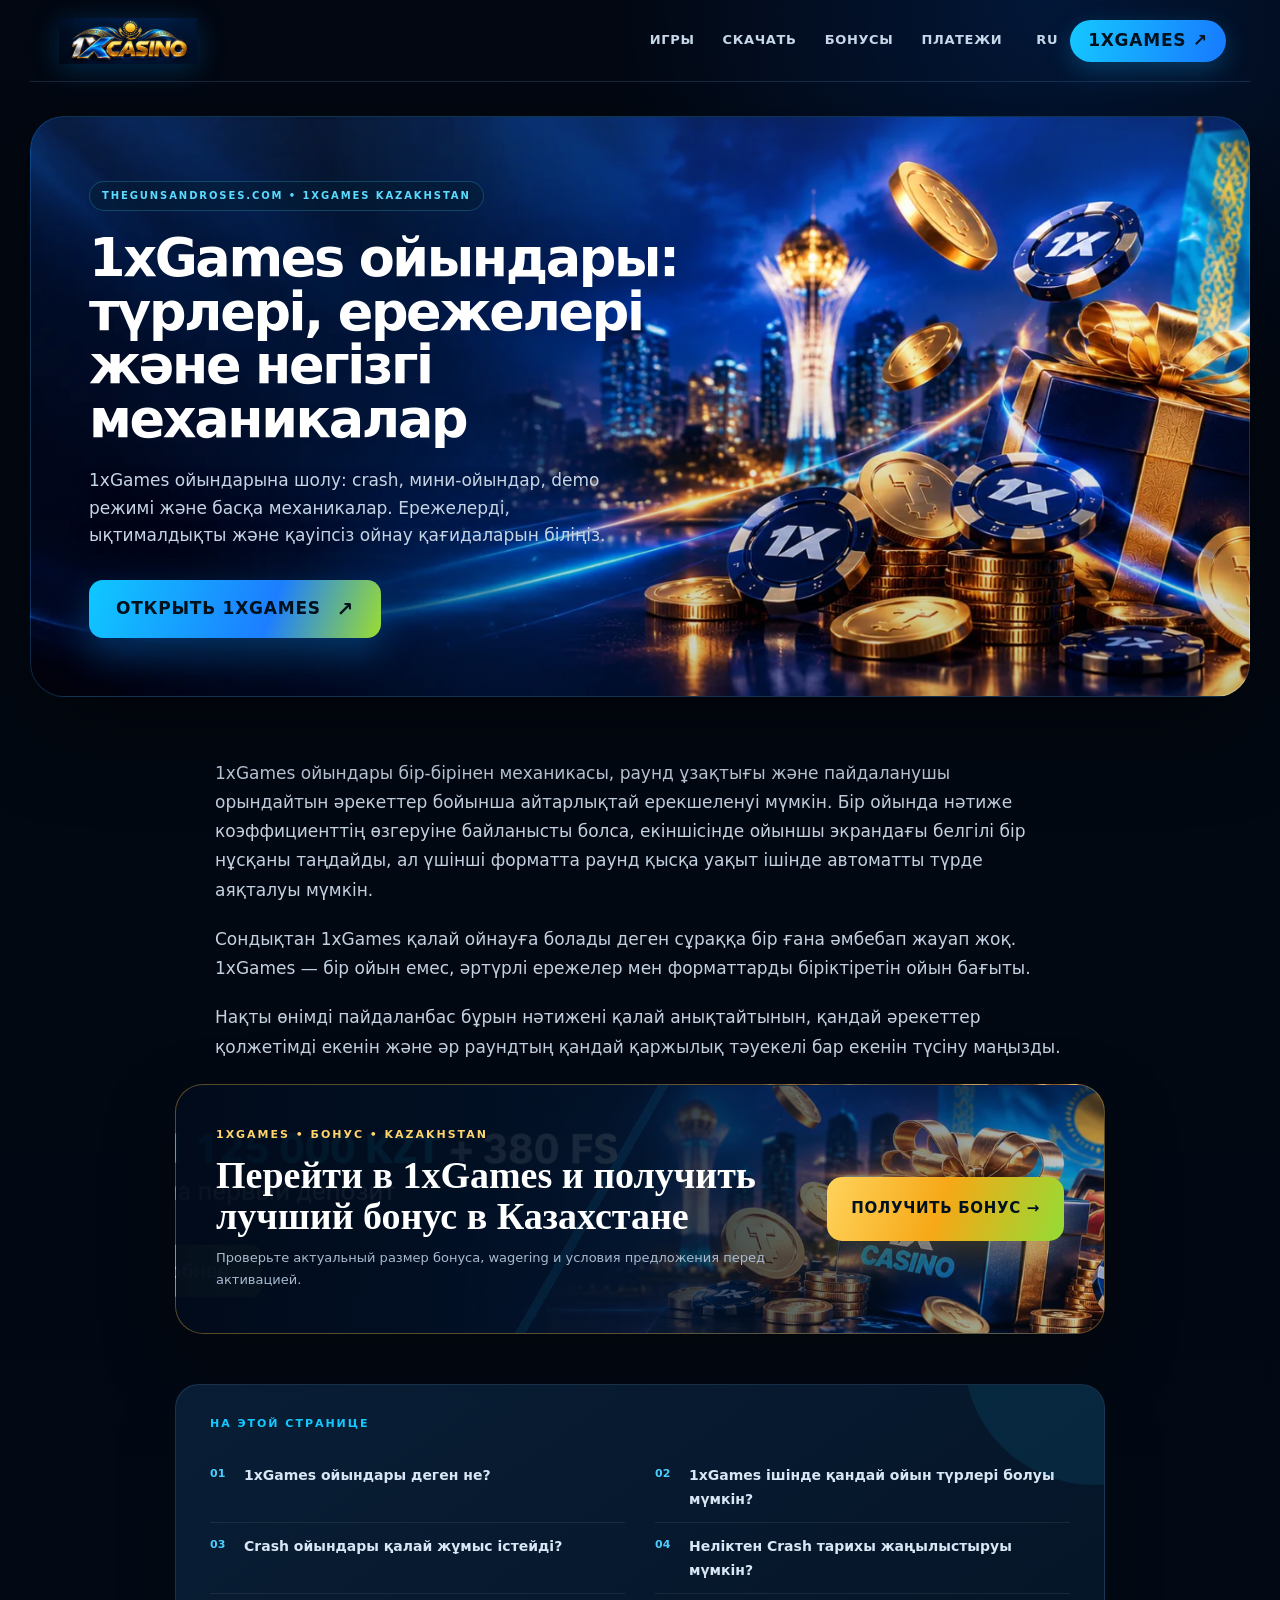
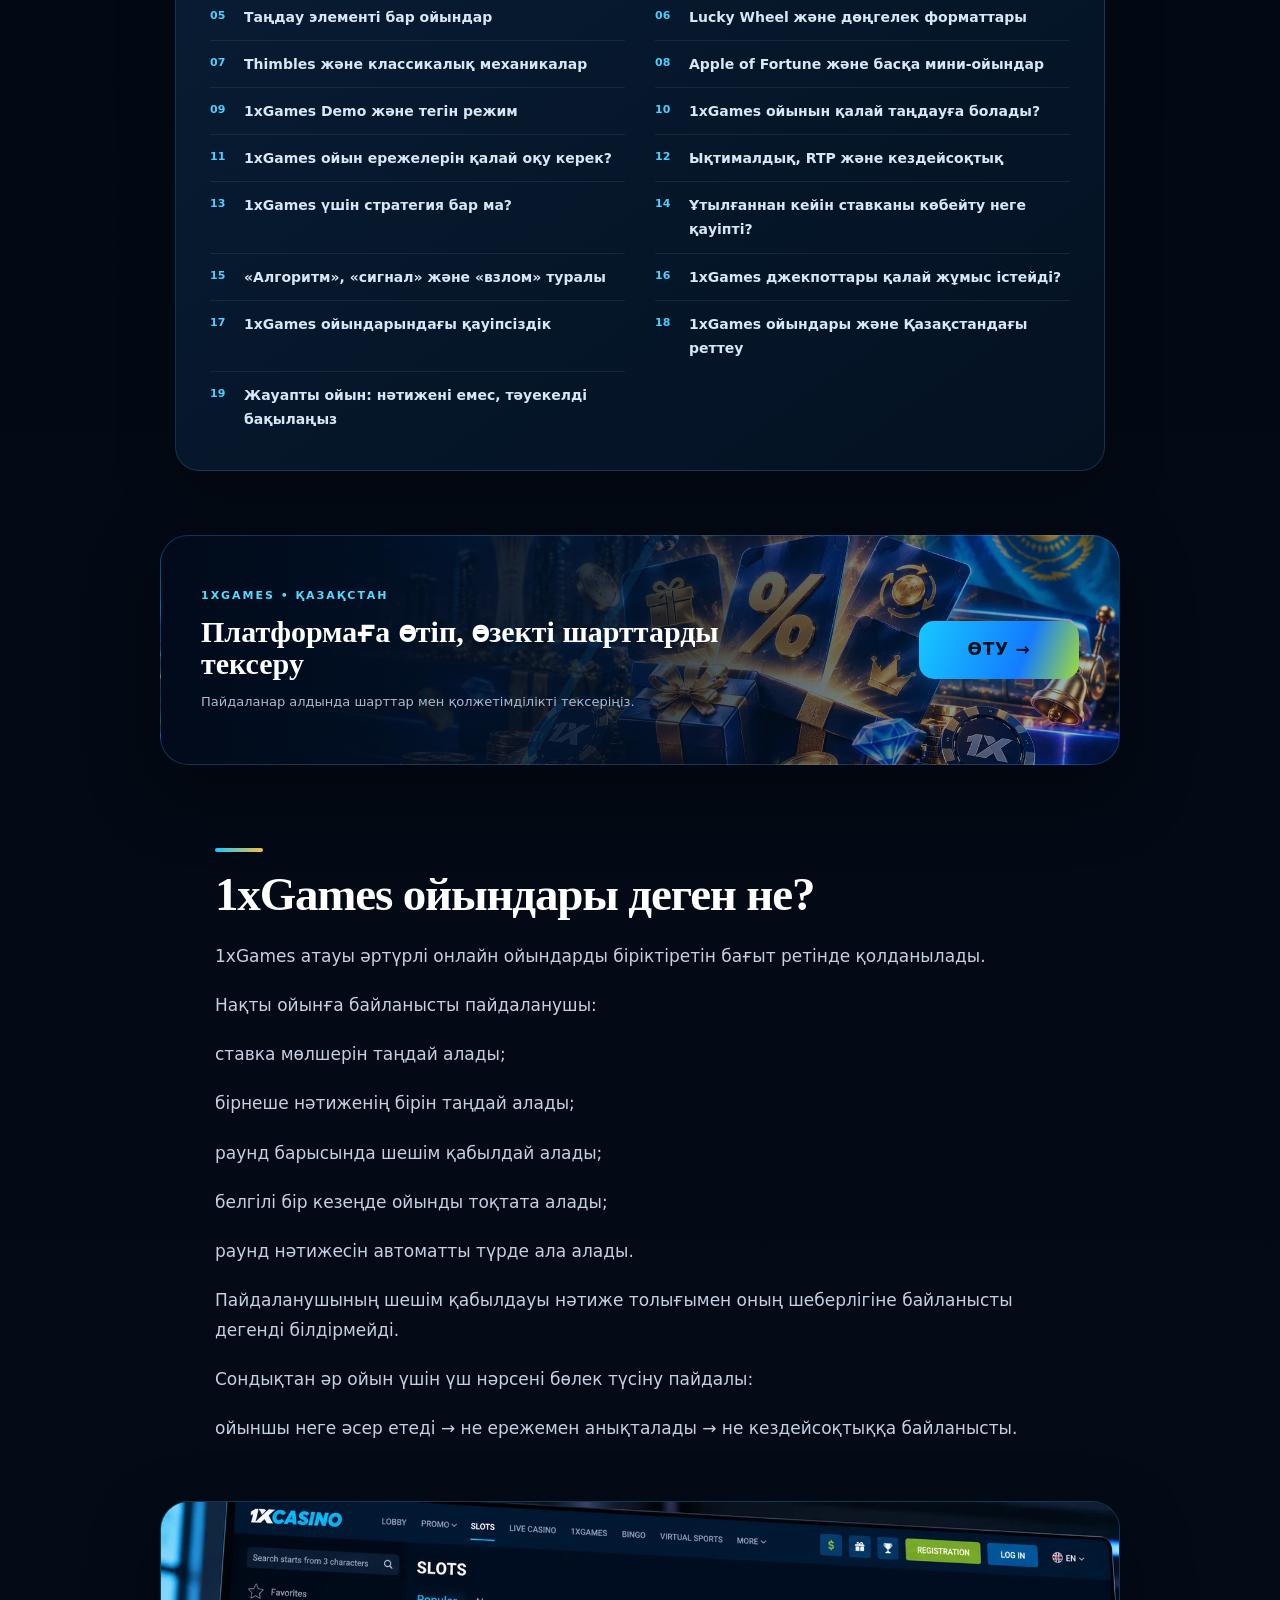
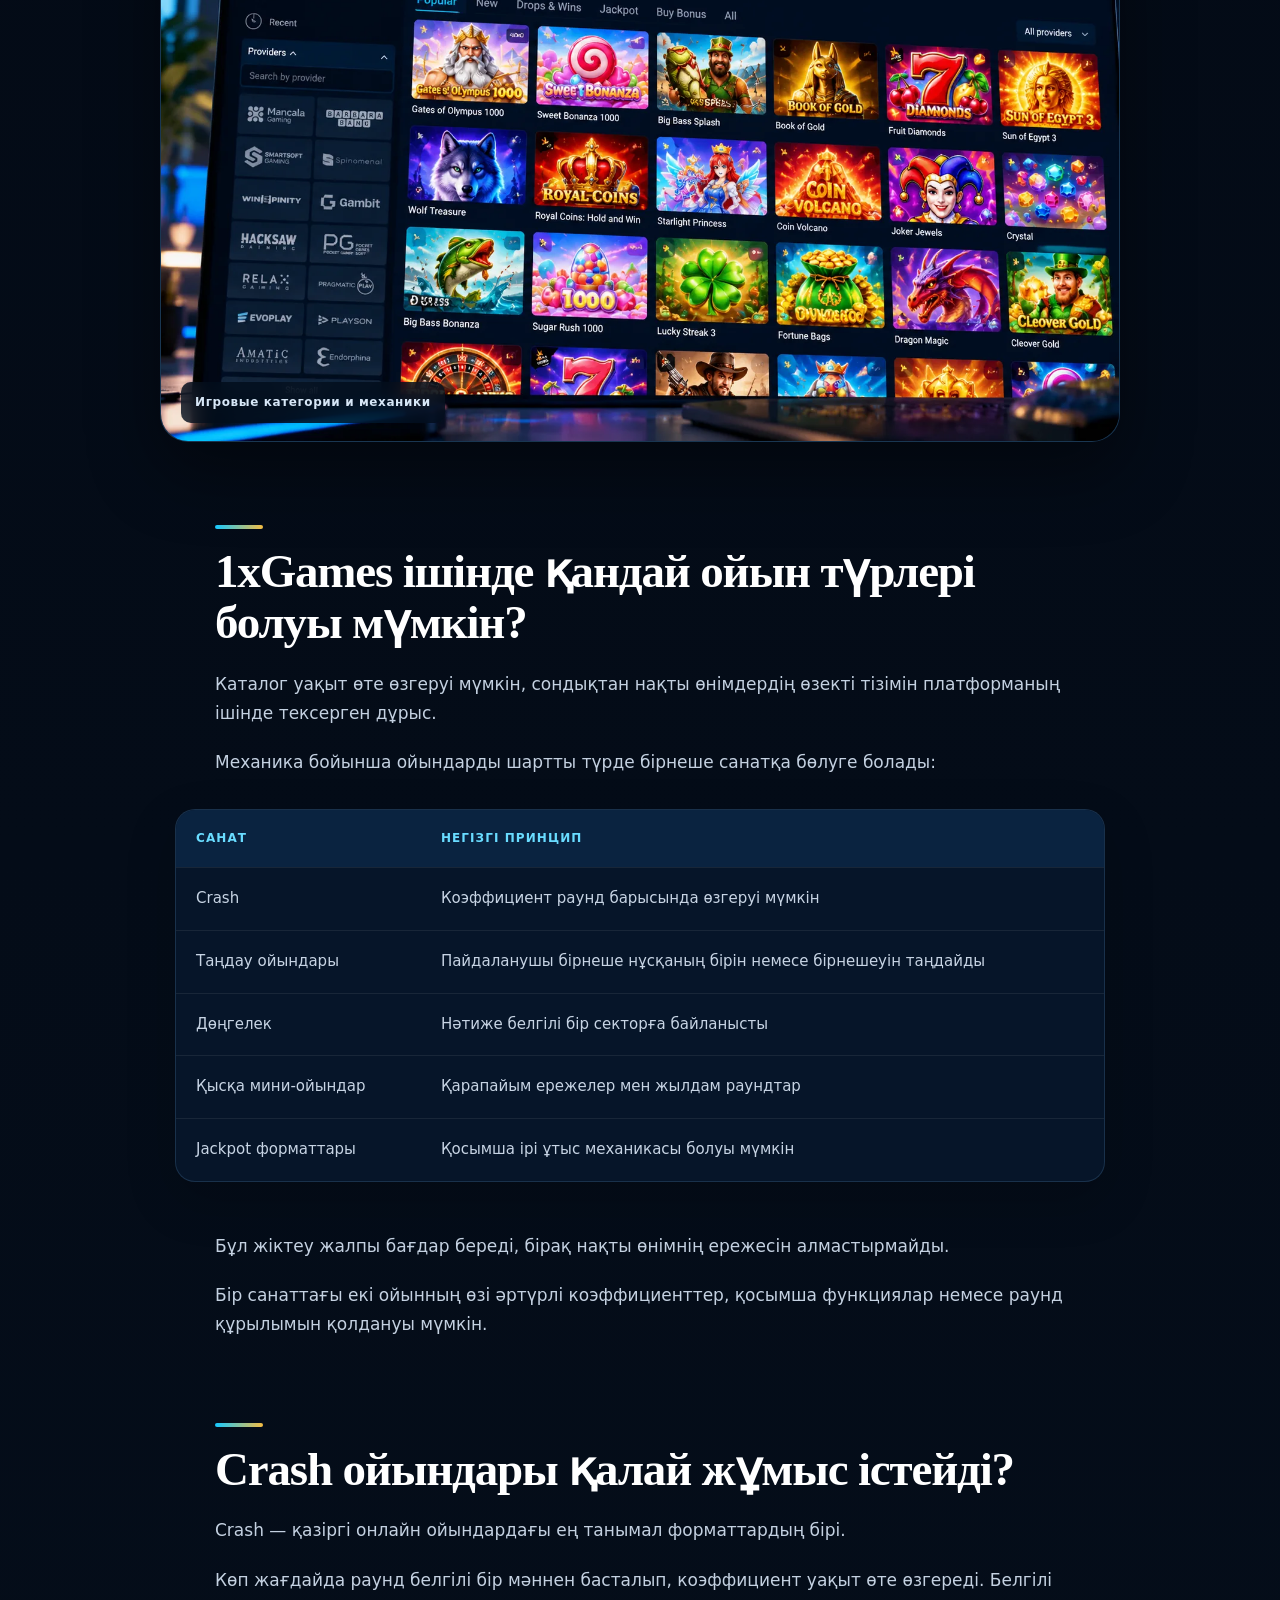
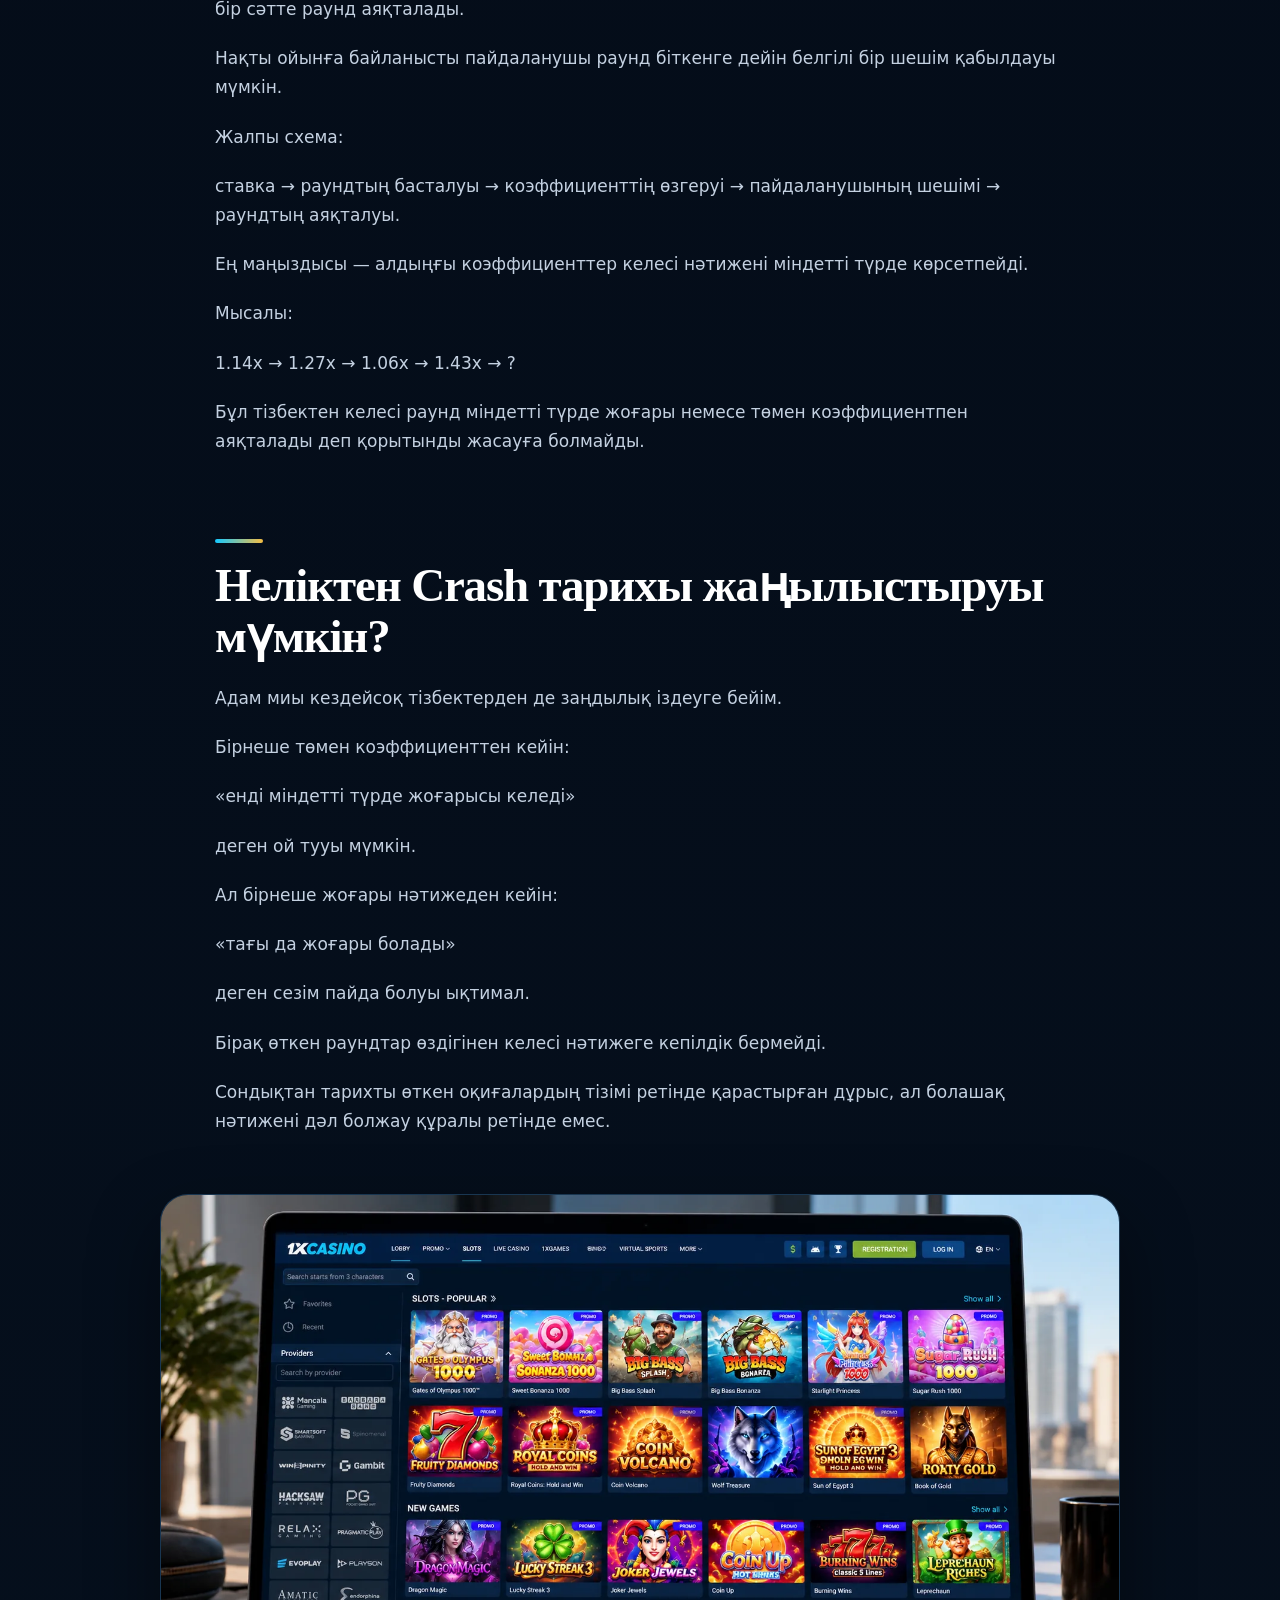
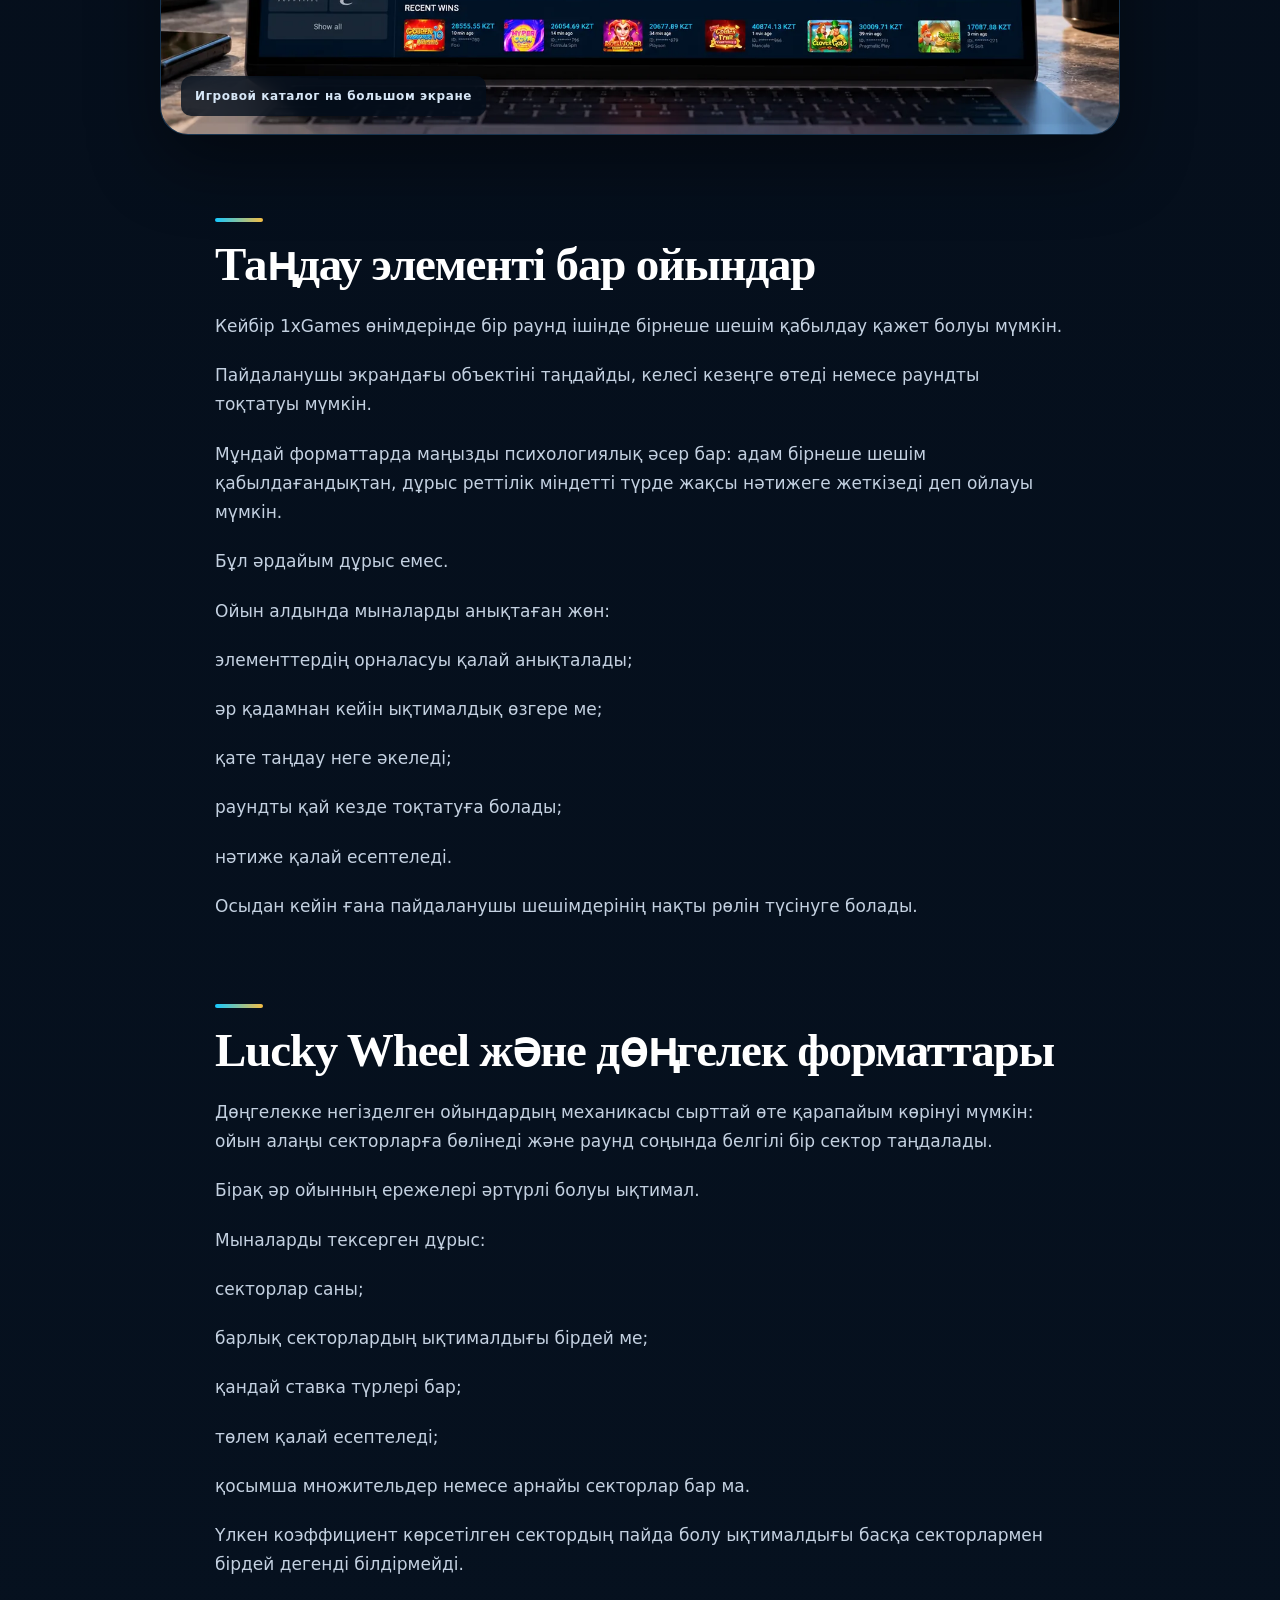
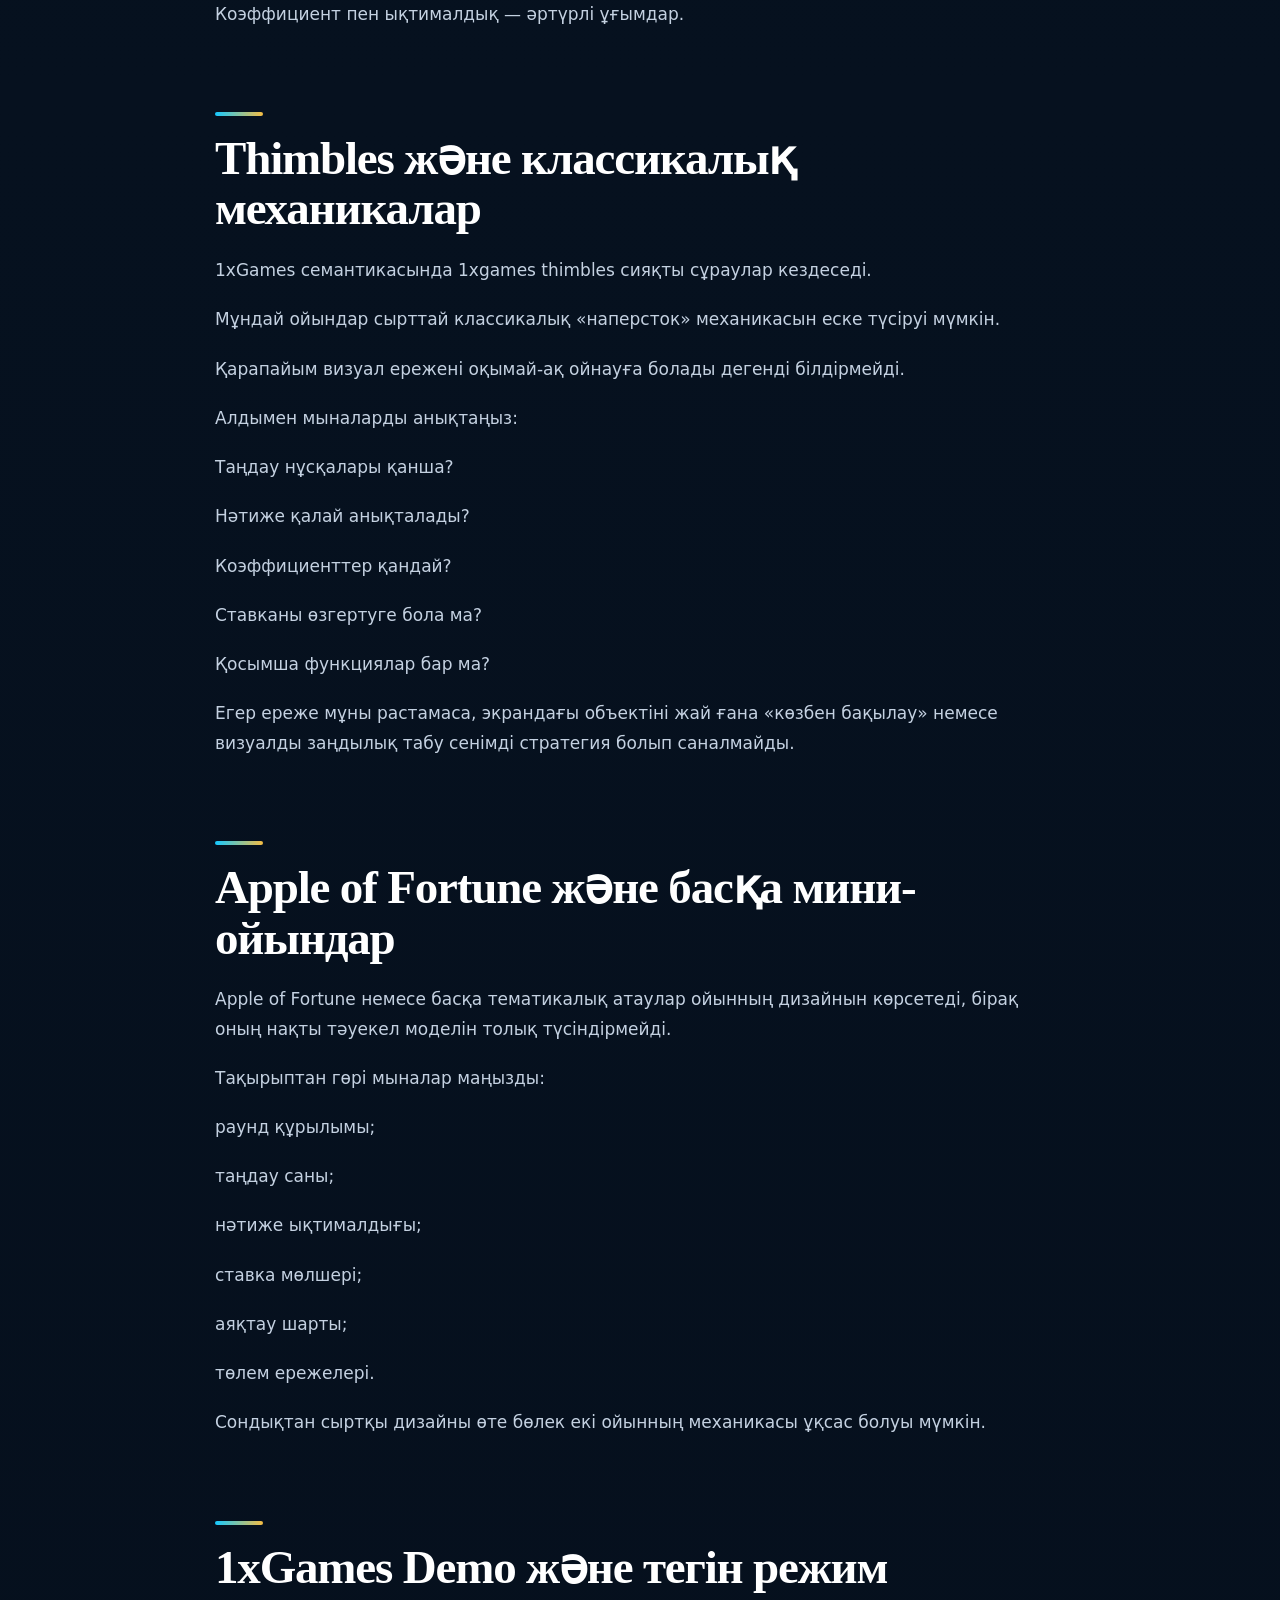
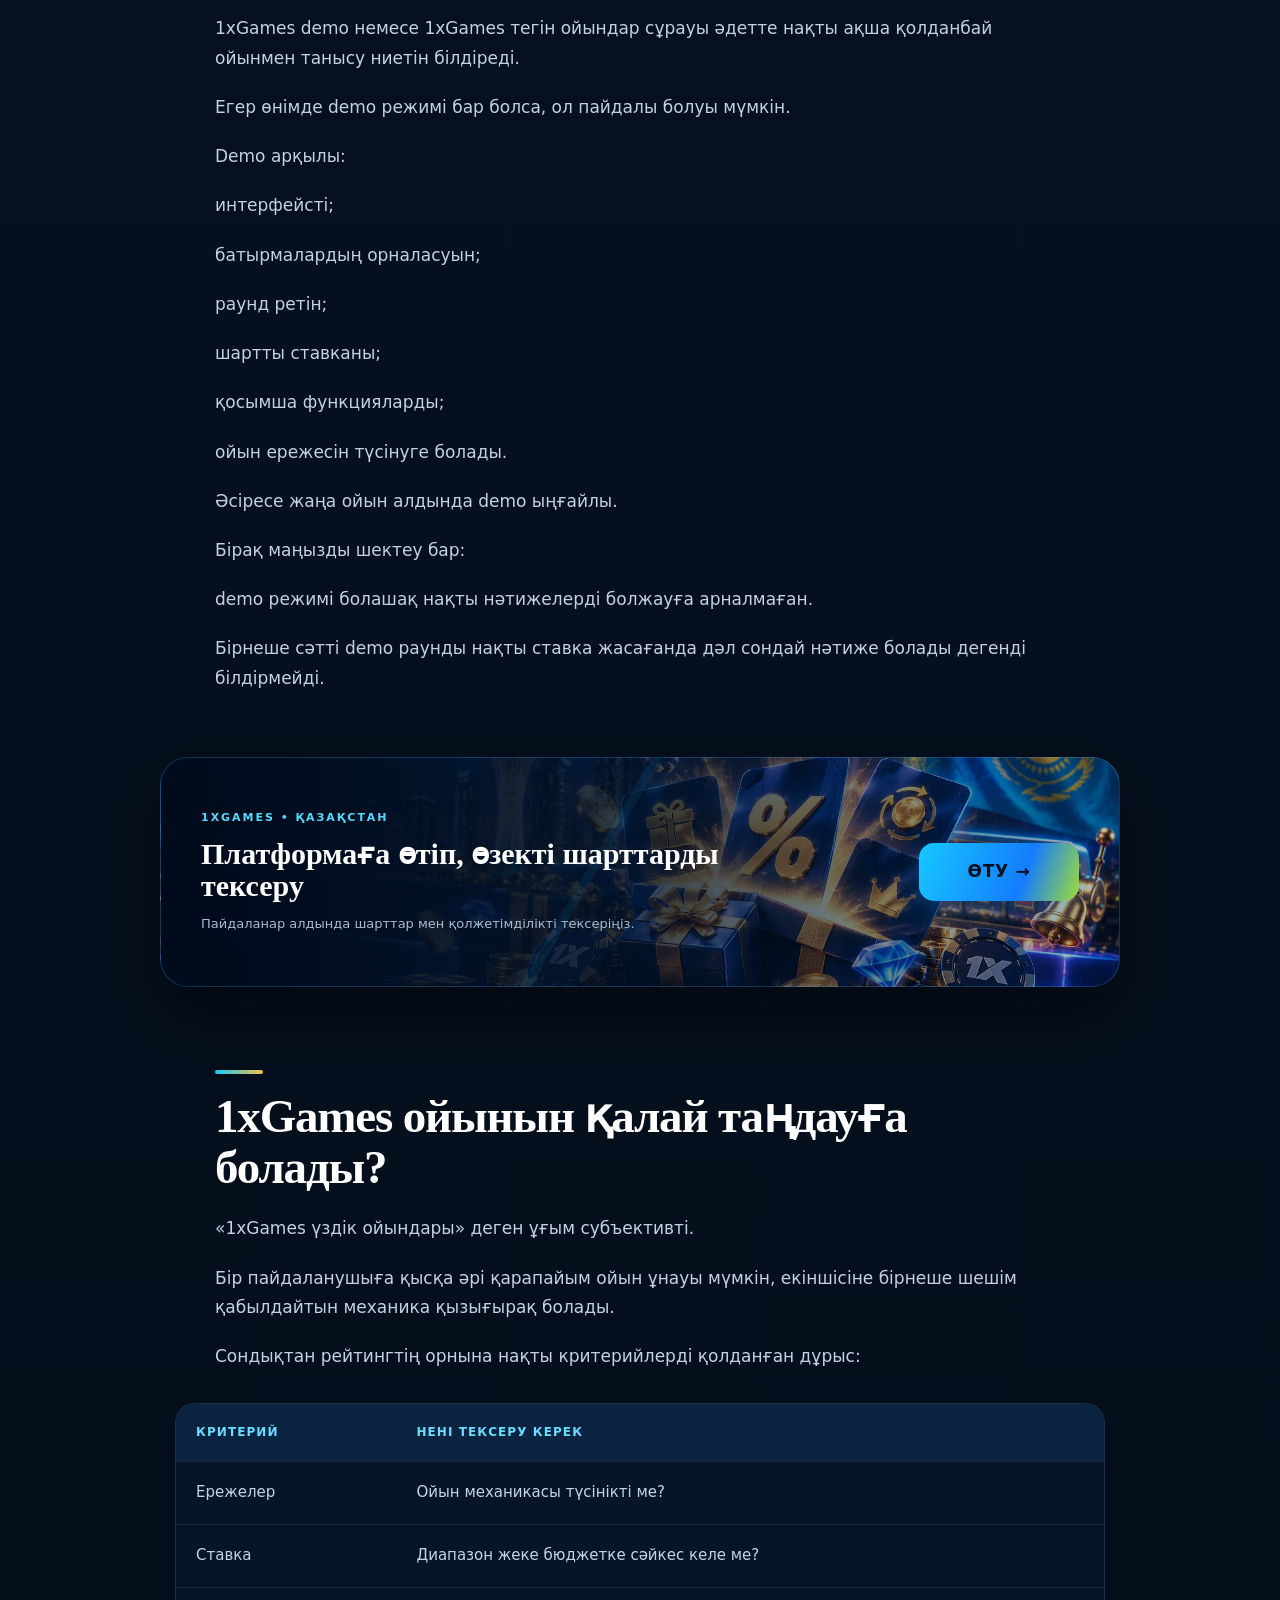
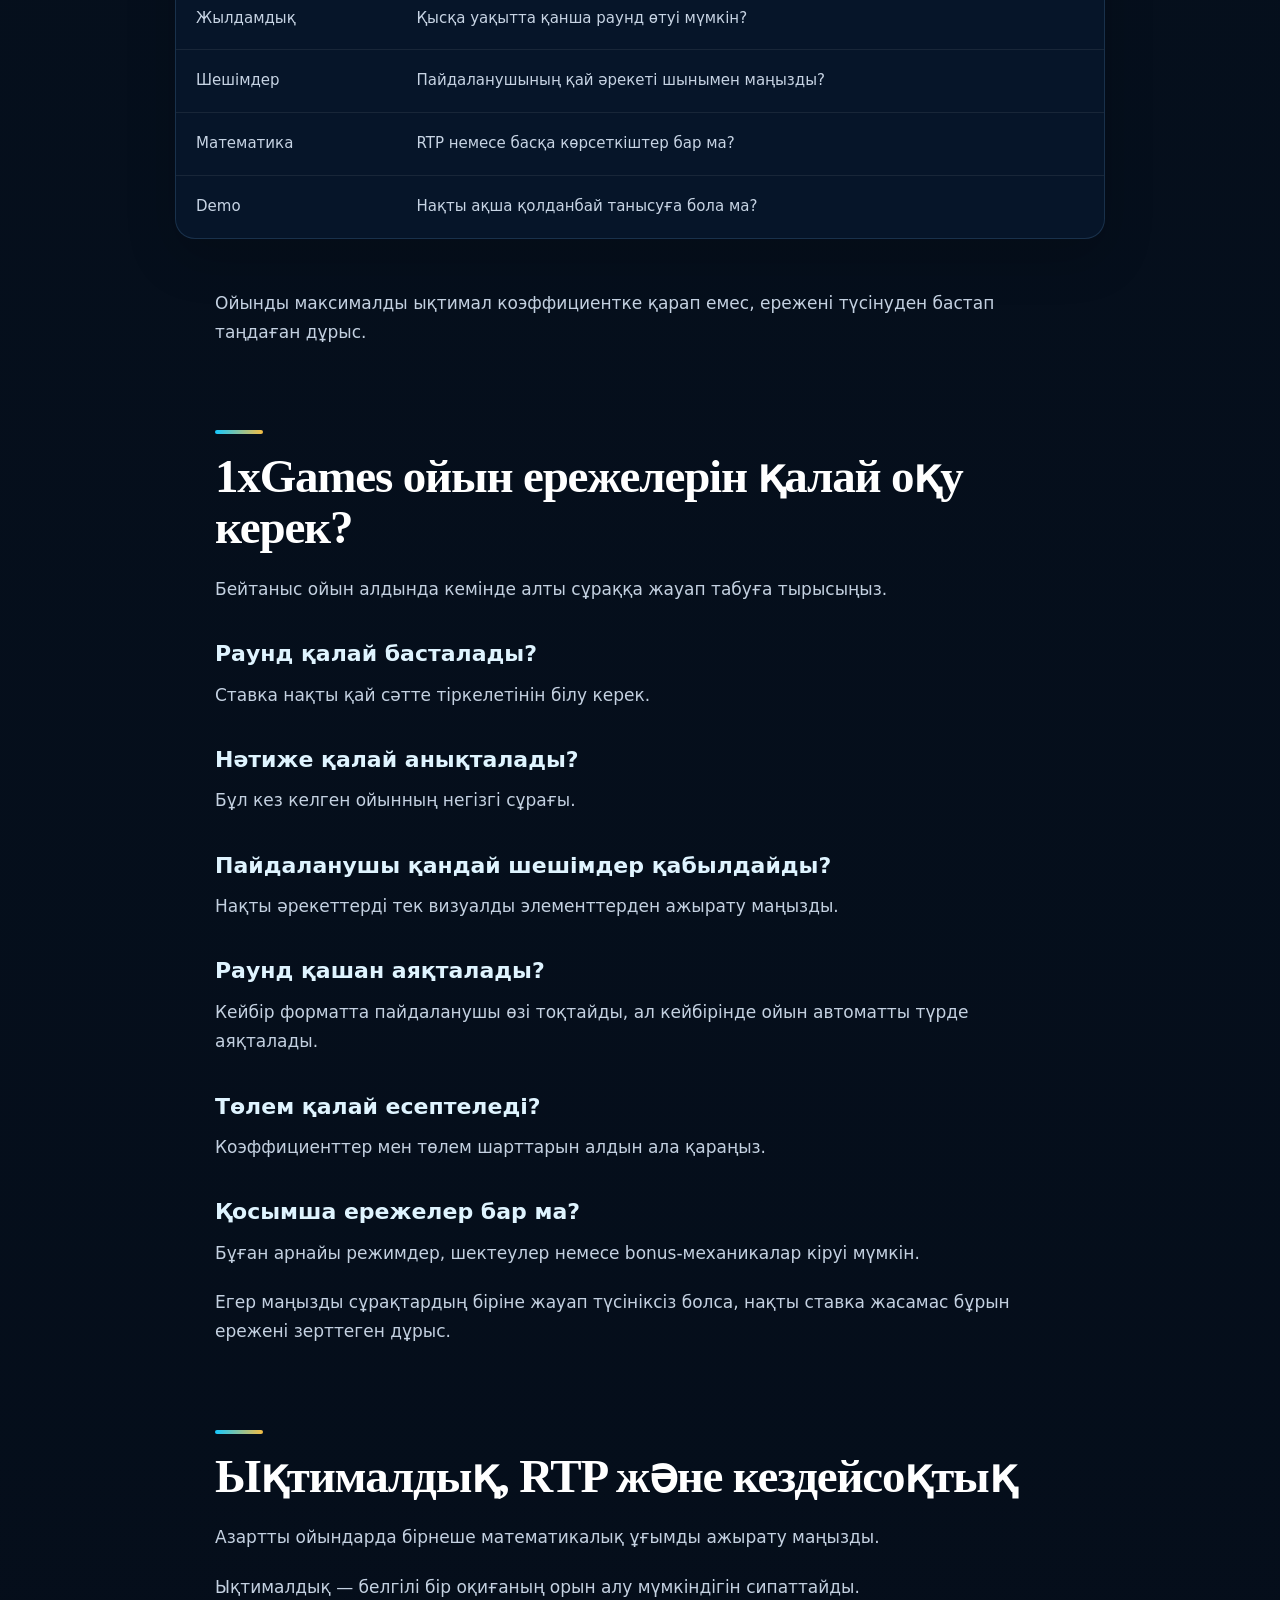
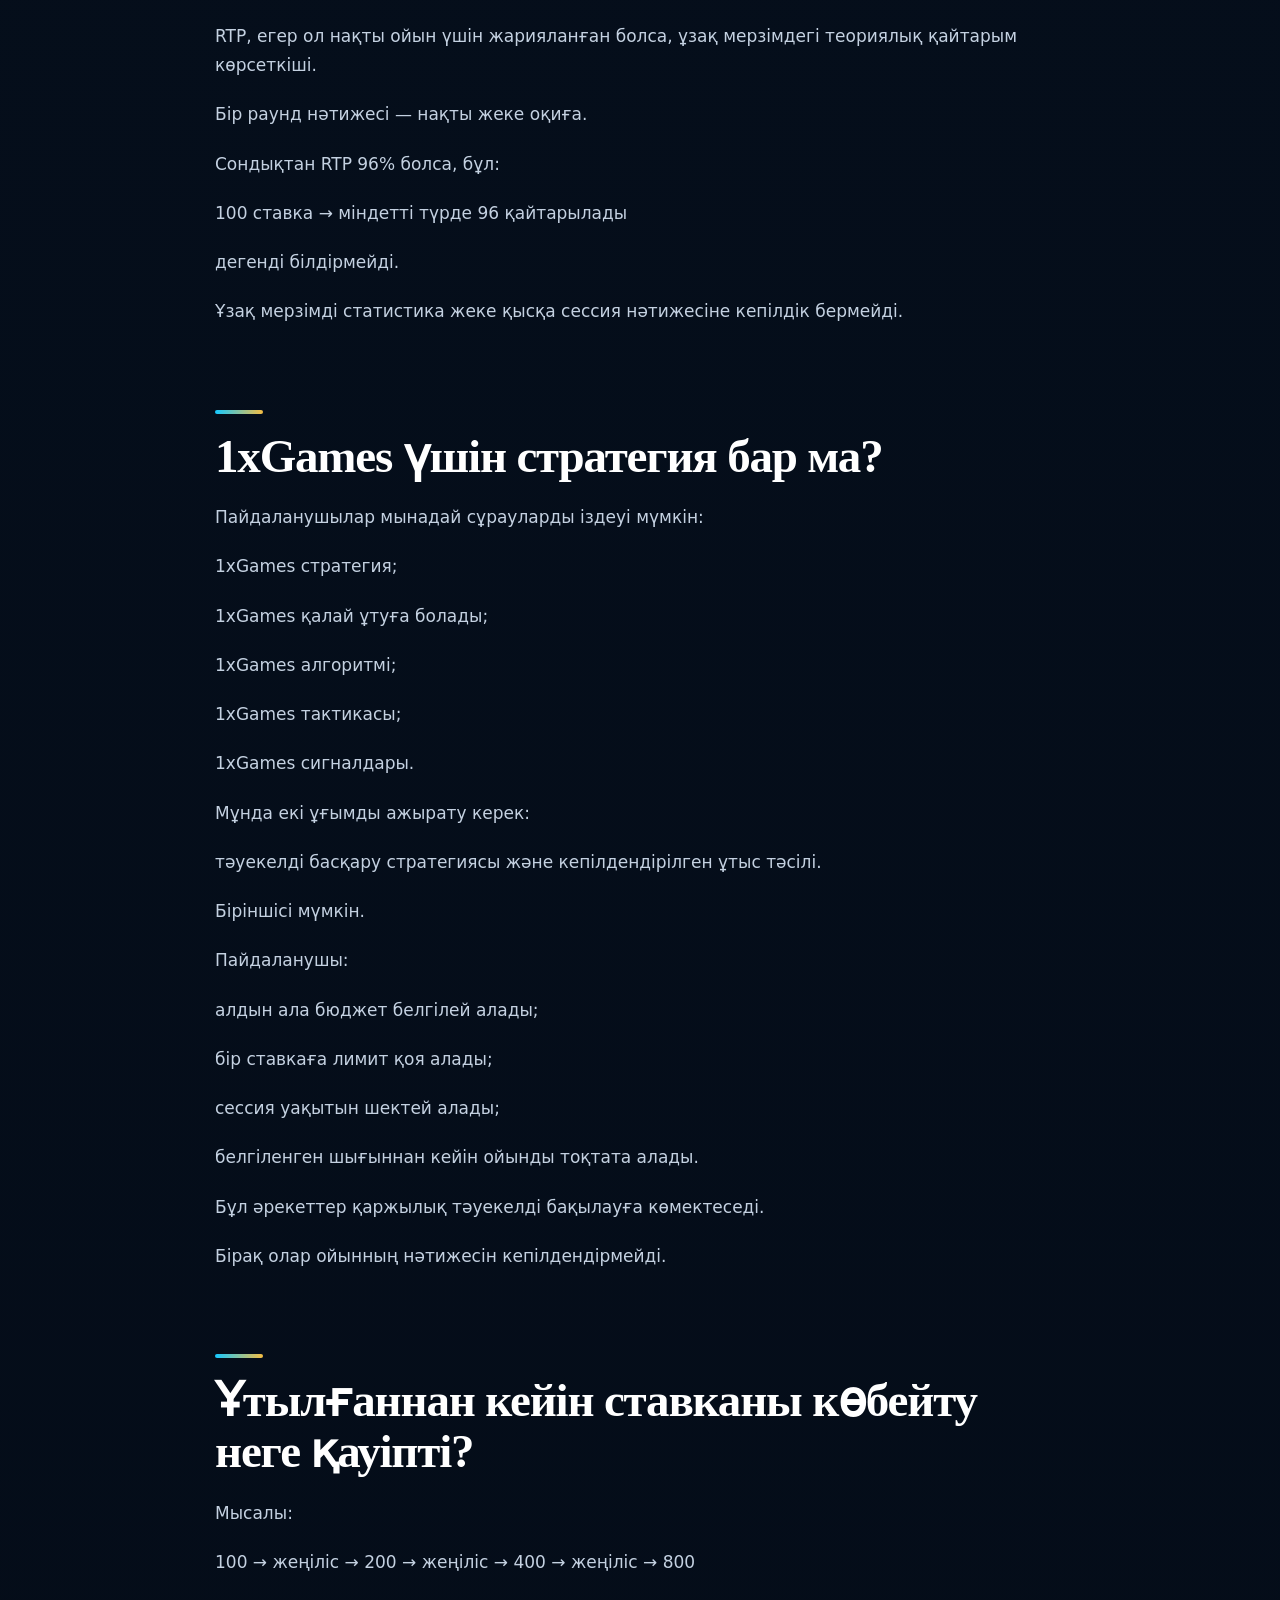
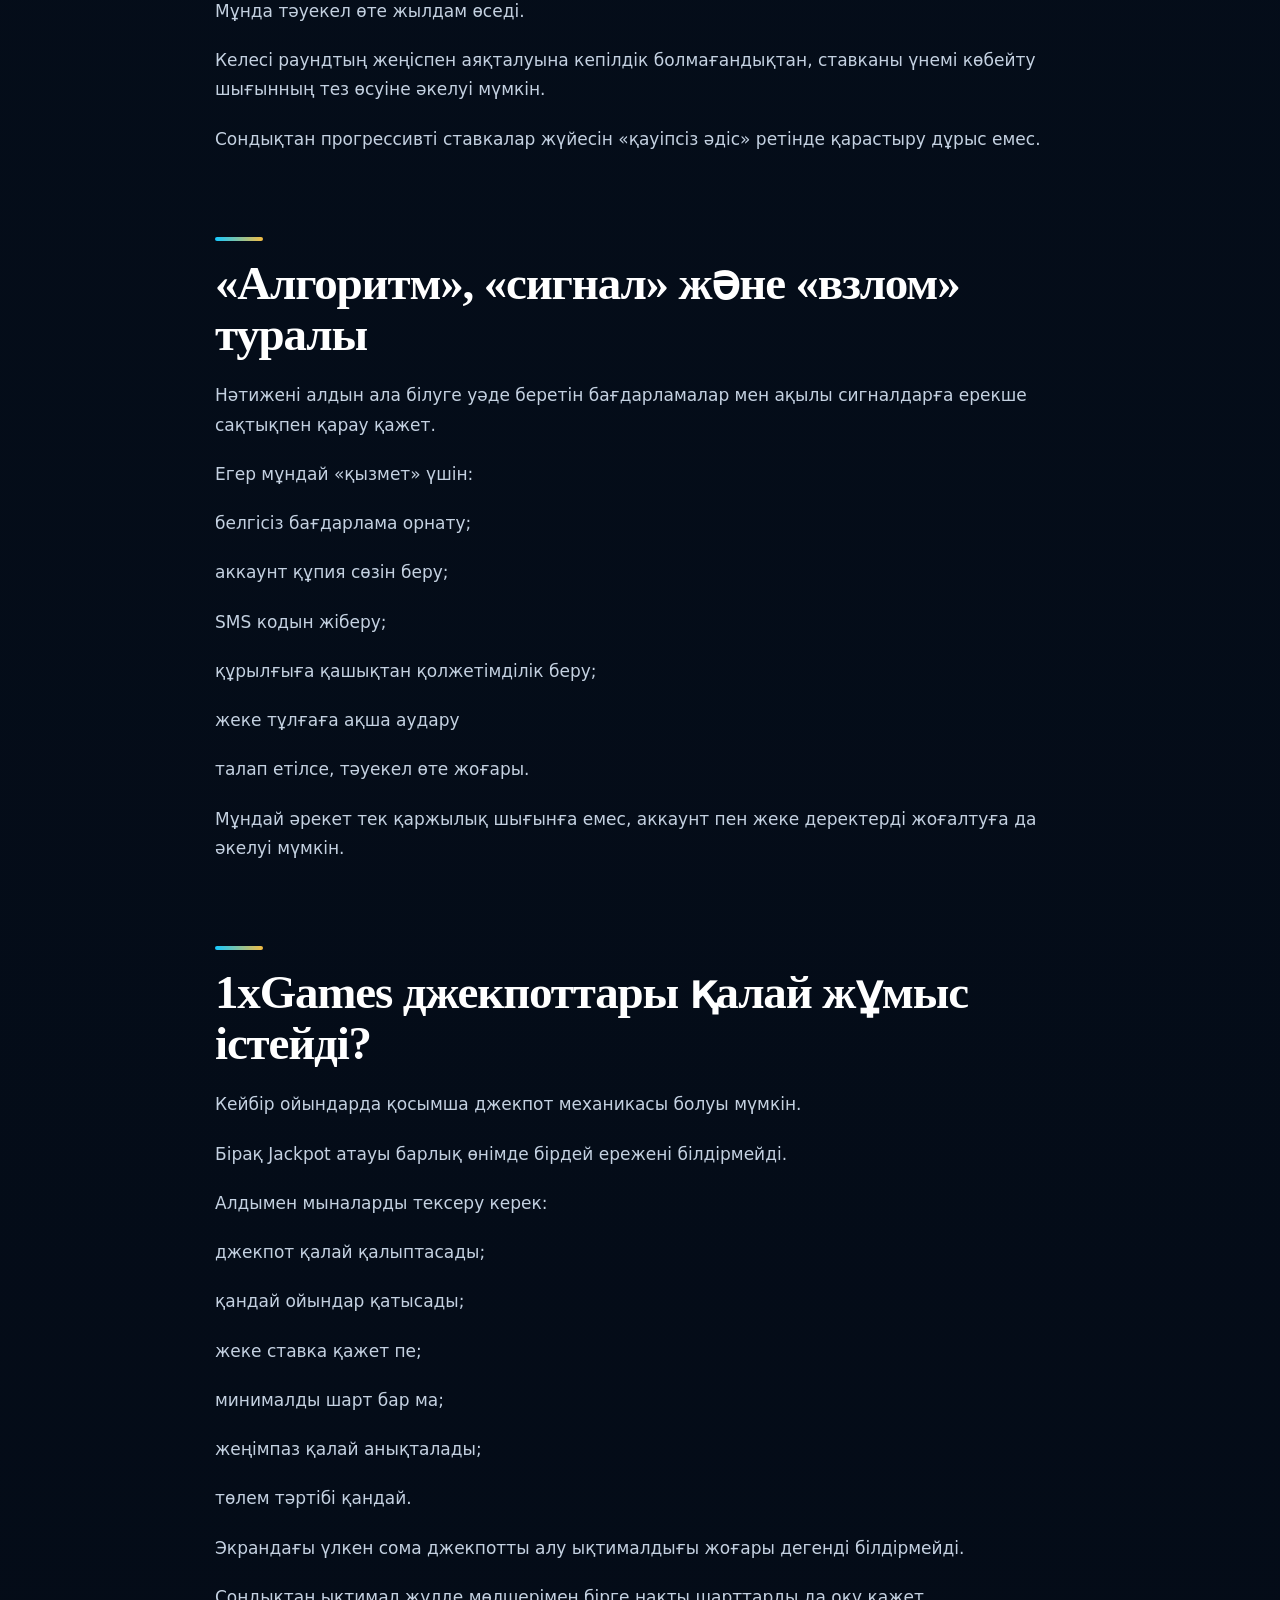
<file: kz/games/index.html>
<!doctype html><html lang="kk"><head><meta charset="utf-8"><meta name="viewport" content="width=device-width,initial-scale=1"><title>1xGames ойындары — ережелер, demo және ойын түрлері</title><meta name="description" content="1xGames ойындарына шолу: crash, мини-ойындар, demo режимі және басқа механикалар. Ережелерді, ықтималдықты және қауіпсіз ойнау қағидаларын біліңіз."><link rel="canonical" href="https://thegunsandroses.com/kz/games/"><meta name="robots" content="index,follow"><meta name="google-site-verification" content="P_tBZTkmZBPvhhTVpAWwyuTfqRqusBLi5eSHK2BmX5U" /><meta property="og:title" content="1xGames ойындары — ережелер, demo және ойын түрлері"><meta property="og:description" content="1xGames ойындарына шолу: crash, мини-ойындар, demo режимі және басқа механикалар. Ережелерді, ықтималдықты және қауіпсіз ойнау қағидаларын біліңіз."><meta property="og:url" content="https://thegunsandroses.com/kz/games/"><meta property="og:type" content="article"><link rel="icon" href="/assets/img/favicon.webp" type="image/webp"><link rel="stylesheet" href="/assets/css/site.css?v=6"></head><body class="route-kz-games">
<header class="mast"><a class="brand" href="/"><img src="/assets/img/logo.webp" alt="1xCasino Kazakhstan"></a><nav class="desk-nav"><a href="/games/">Игры</a><a href="/download/">Скачать</a><a href="/bonuses/">Бонусы</a><a href="/payments/">Платежи</a></nav><div class="head-actions"><a class="lang" href="/games/">RU</a><a class="head-cta" href="/go/">1XGAMES ↗</a></div></header>
<main><section class="hero"><div class="hero-copy"><div class="eyebrow">THEGUNSANDROSES.COM • 1XGAMES KAZAKHSTAN</div><h1>1xGames ойындары: түрлері, ережелері және негізгі механикалар</h1><p>1xGames ойындарына шолу: crash, мини-ойындар, demo режимі және басқа механикалар. Ережелерді, ықтималдықты және қауіпсіз ойнау қағидаларын біліңіз.</p><a class="hero-btn" href="/go/">ОТКРЫТЬ 1XGAMES <span>↗</span></a></div><div class="hero-art" aria-hidden="true"><div class="grid-card"><span>1X</span><b>GAMES • MOBILE • KZ</b><em>18+</em></div></div></section>
<article class="content-shell"><p>1xGames ойындары бір-бірінен механикасы, раунд ұзақтығы және пайдаланушы орындайтын әрекеттер бойынша айтарлықтай ерекшеленуі мүмкін. Бір ойында нәтиже коэффициенттің өзгеруіне байланысты болса, екіншісінде ойыншы экрандағы белгілі бір нұсқаны таңдайды, ал үшінші форматта раунд қысқа уақыт ішінде автоматты түрде аяқталуы мүмкін.</p><p>Сондықтан 1xGames қалай ойнауға болады деген сұраққа бір ғана әмбебап жауап жоқ. 1xGames — бір ойын емес, әртүрлі ережелер мен форматтарды біріктіретін ойын бағыты.</p><p>Нақты өнімді пайдаланбас бұрын нәтижені қалай анықтайтынын, қандай әрекеттер қолжетімді екенін және әр раундтың қандай қаржылық тәуекелі бар екенін түсіну маңызды.</p><aside class="ref-panel first-offer"><div><span class="ref-label">1XGAMES • БОНУС • KAZAKHSTAN</span><strong>Перейти в 1xGames и получить лучший бонус в Казахстане</strong><small>Проверьте актуальный размер бонуса, wagering и условия предложения перед активацией.</small></div><a class="action-btn" href="/go/">ПОЛУЧИТЬ БОНУС →</a></aside><nav class="toc"><div class="toc-kicker">НА ЭТОЙ СТРАНИЦЕ</div><ol><li><a href="#1xgames-ойындары-деген-не">1xGames ойындары деген не?</a></li><li><a href="#1xgames-ішінде-қандай-ойын-түрлері-болуы-мүмкін">1xGames ішінде қандай ойын түрлері болуы мүмкін?</a></li><li><a href="#crash-ойындары-қалай-жұмыс-істейді">Crash ойындары қалай жұмыс істейді?</a></li><li><a href="#неліктен-crash-тарихы-жаңылыстыруы-мүмкін">Неліктен Crash тарихы жаңылыстыруы мүмкін?</a></li><li><a href="#таңдау-элементі-бар-ойындар">Таңдау элементі бар ойындар</a></li><li><a href="#lucky-wheel-және-дөңгелек-форматтары">Lucky Wheel және дөңгелек форматтары</a></li><li><a href="#thimbles-және-классикалық-механикалар">Thimbles және классикалық механикалар</a></li><li><a href="#apple-of-fortune-және-басқа-мини-ойындар">Apple of Fortune және басқа мини-ойындар</a></li><li><a href="#1xgames-demo-және-тегін-режим">1xGames Demo және тегін режим</a></li><li><a href="#1xgames-ойынын-қалай-таңдауға-болады">1xGames ойынын қалай таңдауға болады?</a></li><li><a href="#1xgames-ойын-ережелерін-қалай-оқу-керек">1xGames ойын ережелерін қалай оқу керек?</a></li><li><a href="#ықтималдық-rtp-және-кездейсоқтық">Ықтималдық, RTP және кездейсоқтық</a></li><li><a href="#1xgames-үшін-стратегия-бар-ма">1xGames үшін стратегия бар ма?</a></li><li><a href="#ұтылғаннан-кейін-ставканы-көбейту-неге-қауіпті">Ұтылғаннан кейін ставканы көбейту неге қауіпті?</a></li><li><a href="#алгоритм-сигнал-және-взлом-туралы">«Алгоритм», «сигнал» және «взлом» туралы</a></li><li><a href="#1xgames-джекпоттары-қалай-жұмыс-істейді">1xGames джекпоттары қалай жұмыс істейді?</a></li><li><a href="#1xgames-ойындарындағы-қауіпсіздік">1xGames ойындарындағы қауіпсіздік</a></li><li><a href="#1xgames-ойындары-және-қазақстандағы-реттеу">1xGames ойындары және Қазақстандағы реттеу</a></li><li><a href="#жауапты-ойын-нәтижені-емес-тәуекелді-бақылаңыз">Жауапты ойын: нәтижені емес, тәуекелді бақылаңыз</a></li></ol></nav><aside class="ref-panel"><div><span class="ref-label">1XGAMES • ҚАЗАҚСТАН</span><strong>Платформаға өтіп, өзекті шарттарды тексеру</strong><small>Пайдаланар алдында шарттар мен қолжетімділікті тексеріңіз.</small></div><a class="action-btn" href="/go/">ӨТУ →</a></aside><h2 id="1xgames-ойындары-деген-не">1xGames ойындары деген не?</h2><p>1xGames атауы әртүрлі онлайн ойындарды біріктіретін бағыт ретінде қолданылады.</p><p>Нақты ойынға байланысты пайдаланушы:</p><p>ставка мөлшерін таңдай алады;</p><p>бірнеше нәтиженің бірін таңдай алады;</p><p>раунд барысында шешім қабылдай алады;</p><p>белгілі бір кезеңде ойынды тоқтата алады;</p><p>раунд нәтижесін автоматты түрде ала алады.</p><p>Пайдаланушының шешім қабылдауы нәтиже толығымен оның шеберлігіне байланысты дегенді білдірмейді.</p><p>Сондықтан әр ойын үшін үш нәрсені бөлек түсіну пайдалы:</p><p>ойыншы неге әсер етеді → не ережемен анықталады → не кездейсоқтыққа байланысты.</p><figure class="editorial-image wide"><img src="/assets/img/games.webp" alt="Каталог игр 1xGames" loading="lazy"><figcaption class="image-note">Игровые категории и механики</figcaption></figure><h2 id="1xgames-ішінде-қандай-ойын-түрлері-болуы-мүмкін">1xGames ішінде қандай ойын түрлері болуы мүмкін?</h2><p>Каталог уақыт өте өзгеруі мүмкін, сондықтан нақты өнімдердің өзекті тізімін платформаның ішінде тексерген дұрыс.</p><p>Механика бойынша ойындарды шартты түрде бірнеше санатқа бөлуге болады:</p><div class="table-wrap"><table><tr><th>Санат</th><th>Негізгі принцип</th></tr><tr><td>Crash</td><td>Коэффициент раунд барысында өзгеруі мүмкін</td></tr><tr><td>Таңдау ойындары</td><td>Пайдаланушы бірнеше нұсқаның бірін немесе бірнешеуін таңдайды</td></tr><tr><td>Дөңгелек</td><td>Нәтиже белгілі бір секторға байланысты</td></tr><tr><td>Қысқа мини-ойындар</td><td>Қарапайым ережелер мен жылдам раундтар</td></tr><tr><td>Jackpot форматтары</td><td>Қосымша ірі ұтыс механикасы болуы мүмкін</td></tr></table></div><p>Бұл жіктеу жалпы бағдар береді, бірақ нақты өнімнің ережесін алмастырмайды.</p><p>Бір санаттағы екі ойынның өзі әртүрлі коэффициенттер, қосымша функциялар немесе раунд құрылымын қолдануы мүмкін.</p><h2 id="crash-ойындары-қалай-жұмыс-істейді">Crash ойындары қалай жұмыс істейді?</h2><p>Crash — қазіргі онлайн ойындардағы ең танымал форматтардың бірі.</p><p>Көп жағдайда раунд белгілі бір мәннен басталып, коэффициент уақыт өте өзгереді. Белгілі бір сәтте раунд аяқталады.</p><p>Нақты ойынға байланысты пайдаланушы раунд біткенге дейін белгілі бір шешім қабылдауы мүмкін.</p><p>Жалпы схема:</p><p>ставка → раундтың басталуы → коэффициенттің өзгеруі → пайдаланушының шешімі → раундтың аяқталуы.</p><p>Ең маңыздысы — алдыңғы коэффициенттер келесі нәтижені міндетті түрде көрсетпейді.</p><p>Мысалы:</p><p>1.14x → 1.27x → 1.06x → 1.43x → ?</p><p>Бұл тізбектен келесі раунд міндетті түрде жоғары немесе төмен коэффициентпен аяқталады деп қорытынды жасауға болмайды.</p><h2 id="неліктен-crash-тарихы-жаңылыстыруы-мүмкін">Неліктен Crash тарихы жаңылыстыруы мүмкін?</h2><p>Адам миы кездейсоқ тізбектерден де заңдылық іздеуге бейім.</p><p>Бірнеше төмен коэффициенттен кейін:</p><p>«енді міндетті түрде жоғарысы келеді»</p><p>деген ой тууы мүмкін.</p><p>Ал бірнеше жоғары нәтижеден кейін:</p><p>«тағы да жоғары болады»</p><p>деген сезім пайда болуы ықтимал.</p><p>Бірақ өткен раундтар өздігінен келесі нәтижеге кепілдік бермейді.</p><p>Сондықтан тарихты өткен оқиғалардың тізімі ретінде қарастырған дұрыс, ал болашақ нәтижені дәл болжау құралы ретінде емес.</p><figure class="editorial-image wide"><img src="/assets/img/lobby.webp" alt="Интерфейс игровой платформы" loading="lazy"><figcaption class="image-note">Игровой каталог на большом экране</figcaption></figure><h2 id="таңдау-элементі-бар-ойындар">Таңдау элементі бар ойындар</h2><p>Кейбір 1xGames өнімдерінде бір раунд ішінде бірнеше шешім қабылдау қажет болуы мүмкін.</p><p>Пайдаланушы экрандағы объектіні таңдайды, келесі кезеңге өтеді немесе раундты тоқтатуы мүмкін.</p><p>Мұндай форматтарда маңызды психологиялық әсер бар: адам бірнеше шешім қабылдағандықтан, дұрыс реттілік міндетті түрде жақсы нәтижеге жеткізеді деп ойлауы мүмкін.</p><p>Бұл әрдайым дұрыс емес.</p><p>Ойын алдында мыналарды анықтаған жөн:</p><p>элементтердің орналасуы қалай анықталады;</p><p>әр қадамнан кейін ықтималдық өзгере ме;</p><p>қате таңдау неге әкеледі;</p><p>раундты қай кезде тоқтатуға болады;</p><p>нәтиже қалай есептеледі.</p><p>Осыдан кейін ғана пайдаланушы шешімдерінің нақты рөлін түсінуге болады.</p><h2 id="lucky-wheel-және-дөңгелек-форматтары">Lucky Wheel және дөңгелек форматтары</h2><p>Дөңгелекке негізделген ойындардың механикасы сырттай өте қарапайым көрінуі мүмкін: ойын алаңы секторларға бөлінеді және раунд соңында белгілі бір сектор таңдалады.</p><p>Бірақ әр ойынның ережелері әртүрлі болуы ықтимал.</p><p>Мыналарды тексерген дұрыс:</p><p>секторлар саны;</p><p>барлық секторлардың ықтималдығы бірдей ме;</p><p>қандай ставка түрлері бар;</p><p>төлем қалай есептеледі;</p><p>қосымша множительдер немесе арнайы секторлар бар ма.</p><p>Үлкен коэффициент көрсетілген сектордың пайда болу ықтималдығы басқа секторлармен бірдей дегенді білдірмейді.</p><p>Коэффициент пен ықтималдық — әртүрлі ұғымдар.</p><h2 id="thimbles-және-классикалық-механикалар">Thimbles және классикалық механикалар</h2><p>1xGames семантикасында 1xgames thimbles сияқты сұраулар кездеседі.</p><p>Мұндай ойындар сырттай классикалық «наперсток» механикасын еске түсіруі мүмкін.</p><p>Қарапайым визуал ережені оқымай-ақ ойнауға болады дегенді білдірмейді.</p><p>Алдымен мыналарды анықтаңыз:</p><p>Таңдау нұсқалары қанша?</p><p>Нәтиже қалай анықталады?</p><p>Коэффициенттер қандай?</p><p>Ставканы өзгертуге бола ма?</p><p>Қосымша функциялар бар ма?</p><p>Егер ереже мұны растамаса, экрандағы объектіні жай ғана «көзбен бақылау» немесе визуалды заңдылық табу сенімді стратегия болып саналмайды.</p><h2 id="apple-of-fortune-және-басқа-мини-ойындар">Apple of Fortune және басқа мини-ойындар</h2><p>Apple of Fortune немесе басқа тематикалық атаулар ойынның дизайнын көрсетеді, бірақ оның нақты тәуекел моделін толық түсіндірмейді.</p><p>Тақырыптан гөрі мыналар маңызды:</p><p>раунд құрылымы;</p><p>таңдау саны;</p><p>нәтиже ықтималдығы;</p><p>ставка мөлшері;</p><p>аяқтау шарты;</p><p>төлем ережелері.</p><p>Сондықтан сыртқы дизайны өте бөлек екі ойынның механикасы ұқсас болуы мүмкін.</p><h2 id="1xgames-demo-және-тегін-режим">1xGames Demo және тегін режим</h2><p>1xGames demo немесе 1xGames тегін ойындар сұрауы әдетте нақты ақша қолданбай ойынмен танысу ниетін білдіреді.</p><p>Егер өнімде demo режимі бар болса, ол пайдалы болуы мүмкін.</p><p>Demo арқылы:</p><p>интерфейсті;</p><p>батырмалардың орналасуын;</p><p>раунд ретін;</p><p>шартты ставканы;</p><p>қосымша функцияларды;</p><p>ойын ережесін түсінуге болады.</p><p>Әсіресе жаңа ойын алдында demo ыңғайлы.</p><p>Бірақ маңызды шектеу бар:</p><p>demo режимі болашақ нақты нәтижелерді болжауға арналмаған.</p><p>Бірнеше сәтті demo раунды нақты ставка жасағанда дәл сондай нәтиже болады дегенді білдірмейді.</p><aside class="ref-panel"><div><span class="ref-label">1XGAMES • ҚАЗАҚСТАН</span><strong>Платформаға өтіп, өзекті шарттарды тексеру</strong><small>Пайдаланар алдында шарттар мен қолжетімділікті тексеріңіз.</small></div><a class="action-btn" href="/go/">ӨТУ →</a></aside><h2 id="1xgames-ойынын-қалай-таңдауға-болады">1xGames ойынын қалай таңдауға болады?</h2><p>«1xGames үздік ойындары» деген ұғым субъективті.</p><p>Бір пайдаланушыға қысқа әрі қарапайым ойын ұнауы мүмкін, екіншісіне бірнеше шешім қабылдайтын механика қызығырақ болады.</p><p>Сондықтан рейтингтің орнына нақты критерийлерді қолданған дұрыс:</p><div class="table-wrap"><table><tr><th>Критерий</th><th>Нені тексеру керек</th></tr><tr><td>Ережелер</td><td>Ойын механикасы түсінікті ме?</td></tr><tr><td>Ставка</td><td>Диапазон жеке бюджетке сәйкес келе ме?</td></tr><tr><td>Жылдамдық</td><td>Қысқа уақытта қанша раунд өтуі мүмкін?</td></tr><tr><td>Шешімдер</td><td>Пайдаланушының қай әрекеті шынымен маңызды?</td></tr><tr><td>Математика</td><td>RTP немесе басқа көрсеткіштер бар ма?</td></tr><tr><td>Demo</td><td>Нақты ақша қолданбай танысуға бола ма?</td></tr></table></div><p>Ойынды максималды ықтимал коэффициентке қарап емес, ережені түсінуден бастап таңдаған дұрыс.</p><h2 id="1xgames-ойын-ережелерін-қалай-оқу-керек">1xGames ойын ережелерін қалай оқу керек?</h2><p>Бейтаныс ойын алдында кемінде алты сұраққа жауап табуға тырысыңыз.</p><h3>Раунд қалай басталады?</h3><p>Ставка нақты қай сәтте тіркелетінін білу керек.</p><h3>Нәтиже қалай анықталады?</h3><p>Бұл кез келген ойынның негізгі сұрағы.</p><h3>Пайдаланушы қандай шешімдер қабылдайды?</h3><p>Нақты әрекеттерді тек визуалды элементтерден ажырату маңызды.</p><h3>Раунд қашан аяқталады?</h3><p>Кейбір форматта пайдаланушы өзі тоқтайды, ал кейбірінде ойын автоматты түрде аяқталады.</p><h3>Төлем қалай есептеледі?</h3><p>Коэффициенттер мен төлем шарттарын алдын ала қараңыз.</p><h3>Қосымша ережелер бар ма?</h3><p>Бұған арнайы режимдер, шектеулер немесе bonus-механикалар кіруі мүмкін.</p><p>Егер маңызды сұрақтардың біріне жауап түсініксіз болса, нақты ставка жасамас бұрын ережені зерттеген дұрыс.</p><h2 id="ықтималдық-rtp-және-кездейсоқтық">Ықтималдық, RTP және кездейсоқтық</h2><p>Азартты ойындарда бірнеше математикалық ұғымды ажырату маңызды.</p><p>Ықтималдық — белгілі бір оқиғаның орын алу мүмкіндігін сипаттайды.</p><p>RTP, егер ол нақты ойын үшін жарияланған болса, ұзақ мерзімдегі теориялық қайтарым көрсеткіші.</p><p>Бір раунд нәтижесі — нақты жеке оқиға.</p><p>Сондықтан RTP 96% болса, бұл:</p><p>100 ставка → міндетті түрде 96 қайтарылады</p><p>дегенді білдірмейді.</p><p>Ұзақ мерзімді статистика жеке қысқа сессия нәтижесіне кепілдік бермейді.</p><h2 id="1xgames-үшін-стратегия-бар-ма">1xGames үшін стратегия бар ма?</h2><p>Пайдаланушылар мынадай сұрауларды іздеуі мүмкін:</p><p>1xGames стратегия;</p><p>1xGames қалай ұтуға болады;</p><p>1xGames алгоритмі;</p><p>1xGames тактикасы;</p><p>1xGames сигналдары.</p><p>Мұнда екі ұғымды ажырату керек:</p><p>тәуекелді басқару стратегиясы және кепілдендірілген ұтыс тәсілі.</p><p>Біріншісі мүмкін.</p><p>Пайдаланушы:</p><p>алдын ала бюджет белгілей алады;</p><p>бір ставкаға лимит қоя алады;</p><p>сессия уақытын шектей алады;</p><p>белгіленген шығыннан кейін ойынды тоқтата алады.</p><p>Бұл әрекеттер қаржылық тәуекелді бақылауға көмектеседі.</p><p>Бірақ олар ойынның нәтижесін кепілдендірмейді.</p><h2 id="ұтылғаннан-кейін-ставканы-көбейту-неге-қауіпті">Ұтылғаннан кейін ставканы көбейту неге қауіпті?</h2><p>Мысалы:</p><p>100 → жеңіліс → 200 → жеңіліс → 400 → жеңіліс → 800</p><p>Мұнда тәуекел өте жылдам өседі.</p><p>Келесі раундтың жеңіспен аяқталуына кепілдік болмағандықтан, ставканы үнемі көбейту шығынның тез өсуіне әкелуі мүмкін.</p><p>Сондықтан прогрессивті ставкалар жүйесін «қауіпсіз әдіс» ретінде қарастыру дұрыс емес.</p><h2 id="алгоритм-сигнал-және-взлом-туралы">«Алгоритм», «сигнал» және «взлом» туралы</h2><p>Нәтижені алдын ала білуге уәде беретін бағдарламалар мен ақылы сигналдарға ерекше сақтықпен қарау қажет.</p><p>Егер мұндай «қызмет» үшін:</p><p>белгісіз бағдарлама орнату;</p><p>аккаунт құпия сөзін беру;</p><p>SMS кодын жіберу;</p><p>құрылғыға қашықтан қолжетімділік беру;</p><p>жеке тұлғаға ақша аудару</p><p>талап етілсе, тәуекел өте жоғары.</p><p>Мұндай әрекет тек қаржылық шығынға емес, аккаунт пен жеке деректерді жоғалтуға да әкелуі мүмкін.</p><h2 id="1xgames-джекпоттары-қалай-жұмыс-істейді">1xGames джекпоттары қалай жұмыс істейді?</h2><p>Кейбір ойындарда қосымша джекпот механикасы болуы мүмкін.</p><p>Бірақ Jackpot атауы барлық өнімде бірдей ережені білдірмейді.</p><p>Алдымен мыналарды тексеру керек:</p><p>джекпот қалай қалыптасады;</p><p>қандай ойындар қатысады;</p><p>жеке ставка қажет пе;</p><p>минималды шарт бар ма;</p><p>жеңімпаз қалай анықталады;</p><p>төлем тәртібі қандай.</p><p>Экрандағы үлкен сома джекпотты алу ықтималдығы жоғары дегенді білдірмейді.</p><p>Сондықтан ықтимал жүлде мөлшерімен бірге нақты шарттарды да оқу қажет.</p><h2 id="1xgames-ойындарындағы-қауіпсіздік">1xGames ойындарындағы қауіпсіздік</h2><p>Қауіпсіздік тек аккаунтты қорғаумен шектелмейді.</p><p>Белгісіз үшінші тарап бағдарламаларын пайдаланбаған дұрыс, әсіресе олар:</p><p>келесі нәтижені көрсетуге;</p><p>коэффициентті өзгертуге;</p><p>«дұрыс шығу сәтін» анықтауға;</p><p>құпия режим ашуға;</p><p>джекпотты кепілдендіруге</p><p>уәде берсе.</p><p>Сондай-ақ басқа адамға «стратегиямен ойнап беруі» үшін аккаунтқа қолжетімділік беруге болмайды.</p><p>Егер ойын ережесі немесе өнімнің шығу тегі күмән тудырса, нақты ставкадан бас тартқан дұрыс.</p><h2 id="1xgames-ойындары-және-қазақстандағы-реттеу">1xGames ойындары және Қазақстандағы реттеу</h2><p>Қазақстан Республикасында құмар ойындар саласы заңнамамен реттеледі.</p><p>Бұл салада операторларға, ойын түрлеріне және пайдаланушыларға қатысты арнайы талаптар мен шектеулер болуы мүмкін.</p><p>Сондықтан белгілі бір ойынның интернетте қолжетімді болуы Қазақстандағы әр пайдаланушыға автоматты түрде қатысуға рұқсат берілгенін білдірмейді.</p><p>Пайдаланбас бұрын мыналарды тексеріңіз:</p><p>қолданыстағы Қазақстан заңнамасын;</p><p>жас шектеулерін;</p><p>оператордың құқықтық мәртебесін;</p><p>платформаның шарттарын;</p><p>нақты ойынға қойылатын талаптарды.</p><p>Техникалық қолжетімділік пен заңды қатысу құқығы — екі бөлек нәрсе.</p><p>Құқықтық немесе сервистік шектеулерді айналып өту үшін VPN және басқа техникалық құралдарды қолданбаған дұрыс.</p><h2 id="жауапты-ойын-нәтижені-емес-тәуекелді-бақылаңыз">Жауапты ойын: нәтижені емес, тәуекелді бақылаңыз</h2><p>Келесі раундтың нәтижесін алдын ала анықтау мүмкін емес. Бірақ пайдаланушы өз шешімдерін бақылай алады.</p><p>Ойынға дейін:</p><p>бюджет → бір ставка мөлшері → сессия уақыты → тоқтау шарты</p><p>белгіленгені дұрыс.</p><p>Шығын лимитіне жеткеннен кейін ставканы ұлғайтып, ұтылған ақшаны бірден қайтаруға тырыспау керек.</p><p>Ойын үшін:</p><p>несие қаражатын;</p><p>қарызға алынған ақшаны;</p><p>жалдау ақысына арналған қаражатты;</p><p>коммуналдық төлем ақшасын;</p><p>азық-түлікке арналған қаражатты;</p><p>маңызды міндетті шығындарға арналған жинақты</p><p>пайдаланбаған дұрыс.</p><p>Раундтардың жылдамдығын да бақылау қажет. Аз ставка қысқа уақыт ішінде көп рет қайталанса, жалпы шығын күтпеген деңгейге жетуі мүмкін.</p><p>Егер пайдаланушы ұтылғаннан кейін ставканы үнемі арттырса, бюджетті жиі бұзса немесе өздігінен сессияны тоқтата алмаса, ойын белсенділігін тоқтатып, өзін-өзі шектеу құралдарын қарастырған жөн.</p><div class="faq-grid"><details><summary>1xGames ойындары деген не?</summary><div class="faq-answer"><p>1xGames — әртүрлі ережелері мен механикалары бар онлайн ойындар бағыты. Әр өнімнің ставкасы, раунд құрылымы және нәтиже анықтау тәсілі бөлек болуы мүмкін.</p></div></details><details><summary>1xGames қалай ойнауға болады?</summary><div class="faq-answer"><p>Алдымен нақты ойынды таңдап, оның ережесін оқу қажет. Ставка жасау тәсілі, пайдаланушы әрекеттері және нәтиже механикасы өнімге байланысты өзгереді.</p></div></details><details><summary>1xGames ішінде қандай ойындар бар?</summary><div class="faq-answer"><p>Каталогта crash ойындары, таңдау механикасы бар өнімдер, дөңгелек форматтары, мини-ойындар және басқа нұсқалар болуы мүмкін. Өзекті ассортиментті платформадан тексеру керек.</p></div></details><details><summary>1xGames ойындарын тегін ойнауға бола ма?</summary><div class="faq-answer"><p>Егер нақты ойын demo режимін қолдаса, оны интерфейс пен ережелерді нақты ақша қолданбай зерттеу үшін пайдалануға болады.</p></div></details><details><summary>1xGames Crash деген не?</summary><div class="faq-answer"><p>Crash — коэффициент раунд барысында өзгеретін және белгілі бір сәтте раунд аяқталатын ойын форматы. Нақты ережелер әр өнімге байланысты.</p></div></details><details><summary>Crash ойынындағы келесі коэффициентті болжауға бола ма?</summary><div class="faq-answer"><p>Алдыңғы коэффициенттер тарихы келесі раундтың нәтижесін сенімді түрде анықтамайды. Кепілдендірілген болжам ұсынатын қызметтерге сақтықпен қарау керек.</p></div></details><details><summary>Ең жақсы 1xGames ойыны қайсы?</summary><div class="faq-answer"><p>Барлығына ортақ «ең жақсы» ойын жоқ. Ойынды ережелердің түсініктілігі, ставка диапазоны, раунд жылдамдығы, математикалық сипаттамалар және demo режимінің болуы бойынша салыстырған дұрыс.</p></div></details><details><summary>1xGames үшін жеңілмейтін стратегия бар ма?</summary><div class="faq-answer"><p>Жоқ. Азартты ойында кепілдендірілген ұтыс беретін стратегия жоқ. Бюджетті басқару шығынды бақылауға көмектеседі, бірақ ұтысқа кепілдік бермейді.</p></div></details><details><summary>1xGames алгоритмін бұзуға бола ма?</summary><div class="faq-answer"><p>Нәтижені алдын ала көрсетуге уәде беретін бағдарламалар, сигналдар және «взлом» құралдары қауіпті болуы мүмкін. Белгісіз бағдарламаларды орнатпаңыз және аккаунт деректерін үшінші тұлғаларға бермеңіз.</p></div></details><details><summary>Қазақстанда ойнау алдында нені тексеру керек?</summary><div class="faq-answer"><p>Қазақстанның қолданыстағы заңнамасын, жас шектеулерін, оператордың мәртебесін және нақты ойын ережелерін тексеру қажет. Өнімнің техникалық қолжетімділігі ойынға қатысуға автоматты түрде рұқсат берілгенін білдірмейді.</p></div></details></div><aside class="ref-panel"><div><span class="ref-label">1XGAMES • ҚАЗАҚСТАН</span><strong>Платформаға өтіп, өзекті шарттарды тексеру</strong><small>Пайдаланар алдында шарттар мен қолжетімділікті тексеріңіз.</small></div><a class="action-btn" href="/go/">ӨТУ →</a></aside></article></main>
<footer><div class="foot-brand">1X GAMES <span>/ KZ</span></div><div class="foot-links"><a href="/responsible-gaming/">Ответственная игра</a><a href="/privacy-policy/">Privacy</a><a href="/terms/">Terms</a></div><p>18+ • Информационный сайт. Азартные игры связаны с финансовым риском.</p></footer><script src="/assets/js/site.js" defer></script></body></html>
</file>
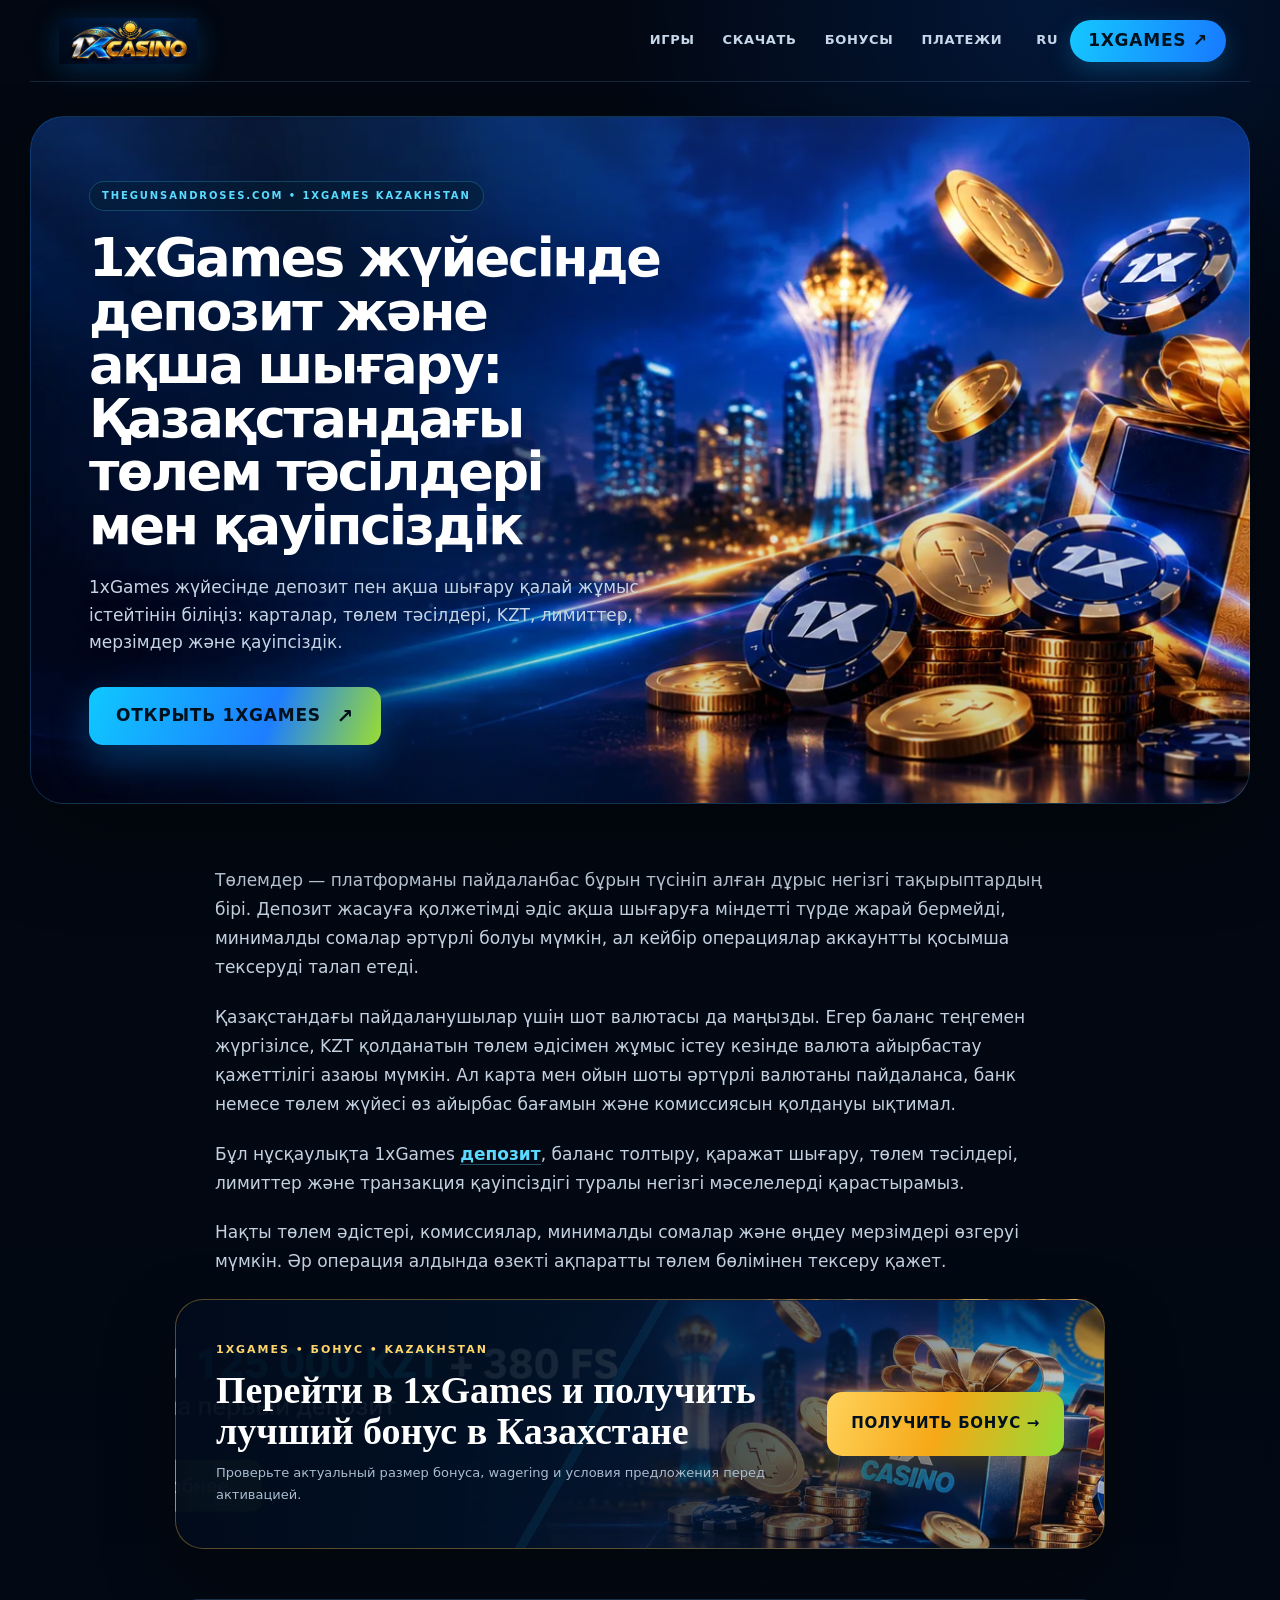
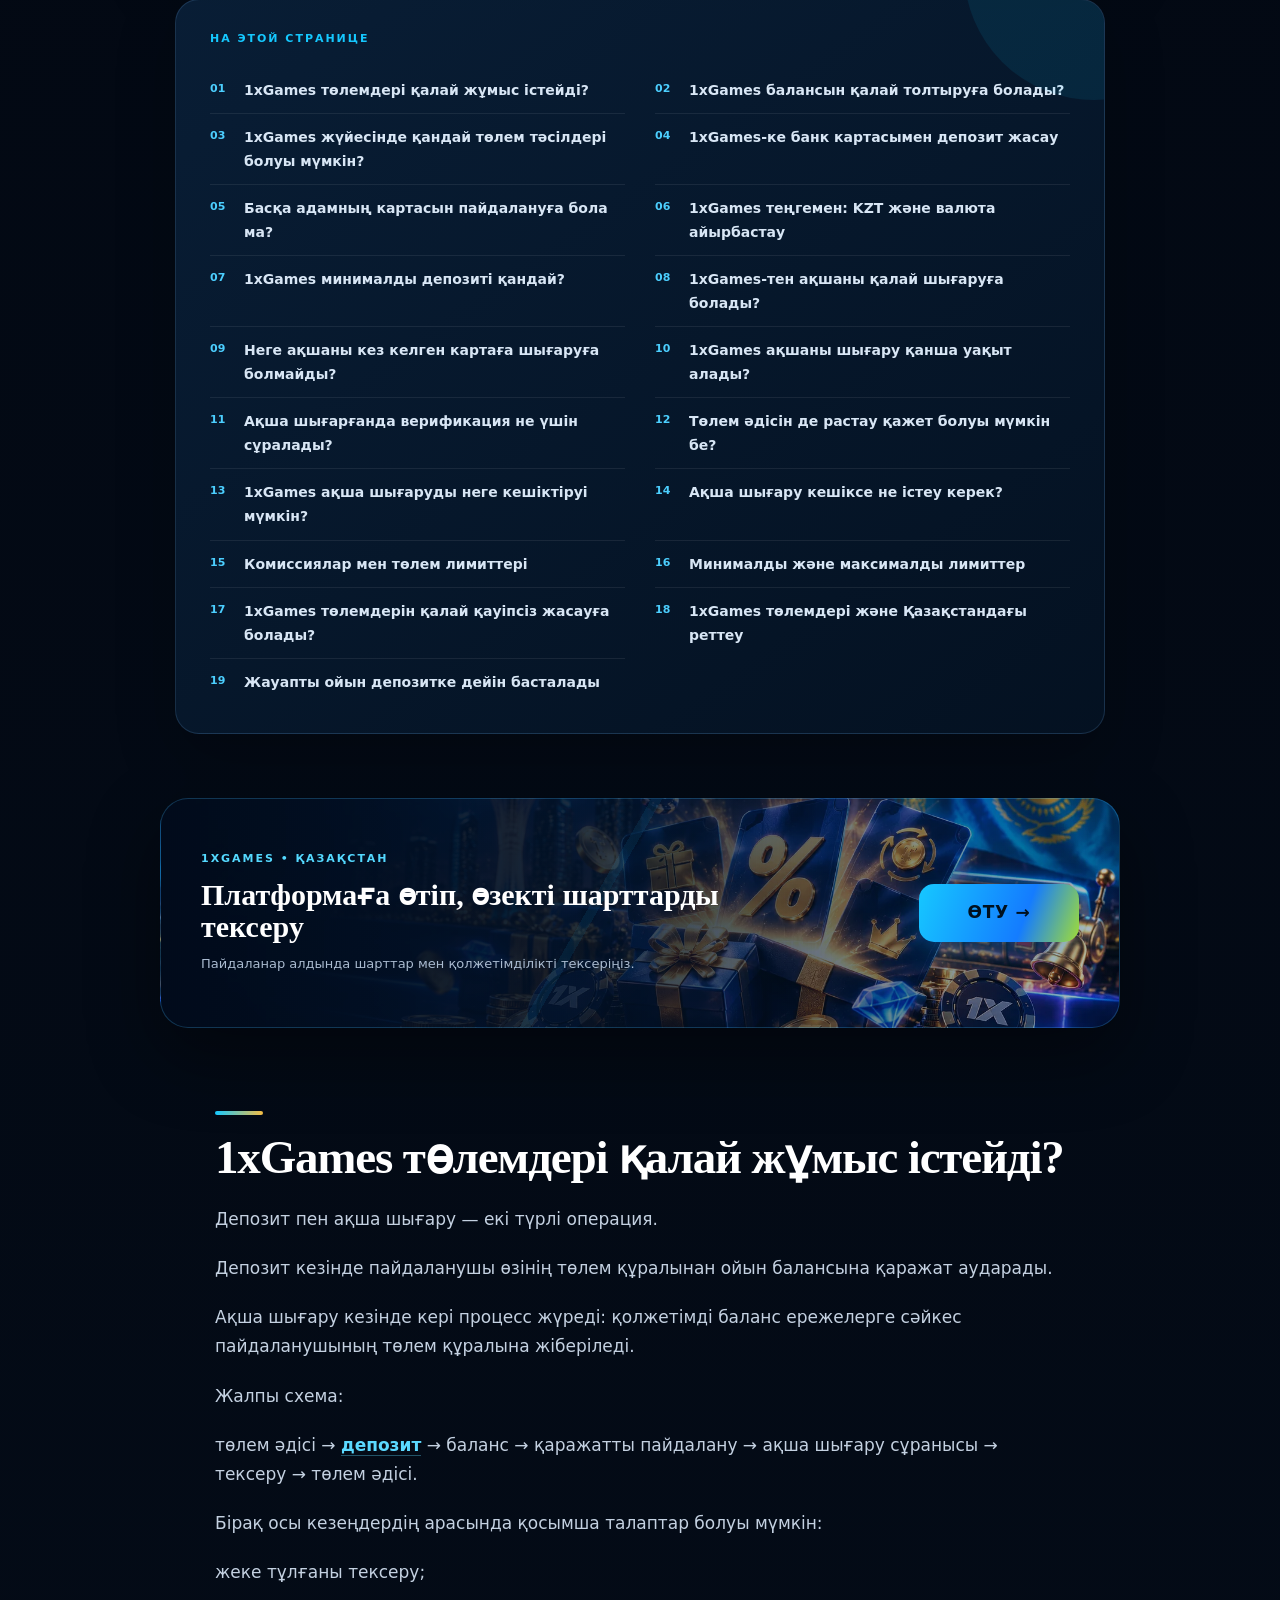
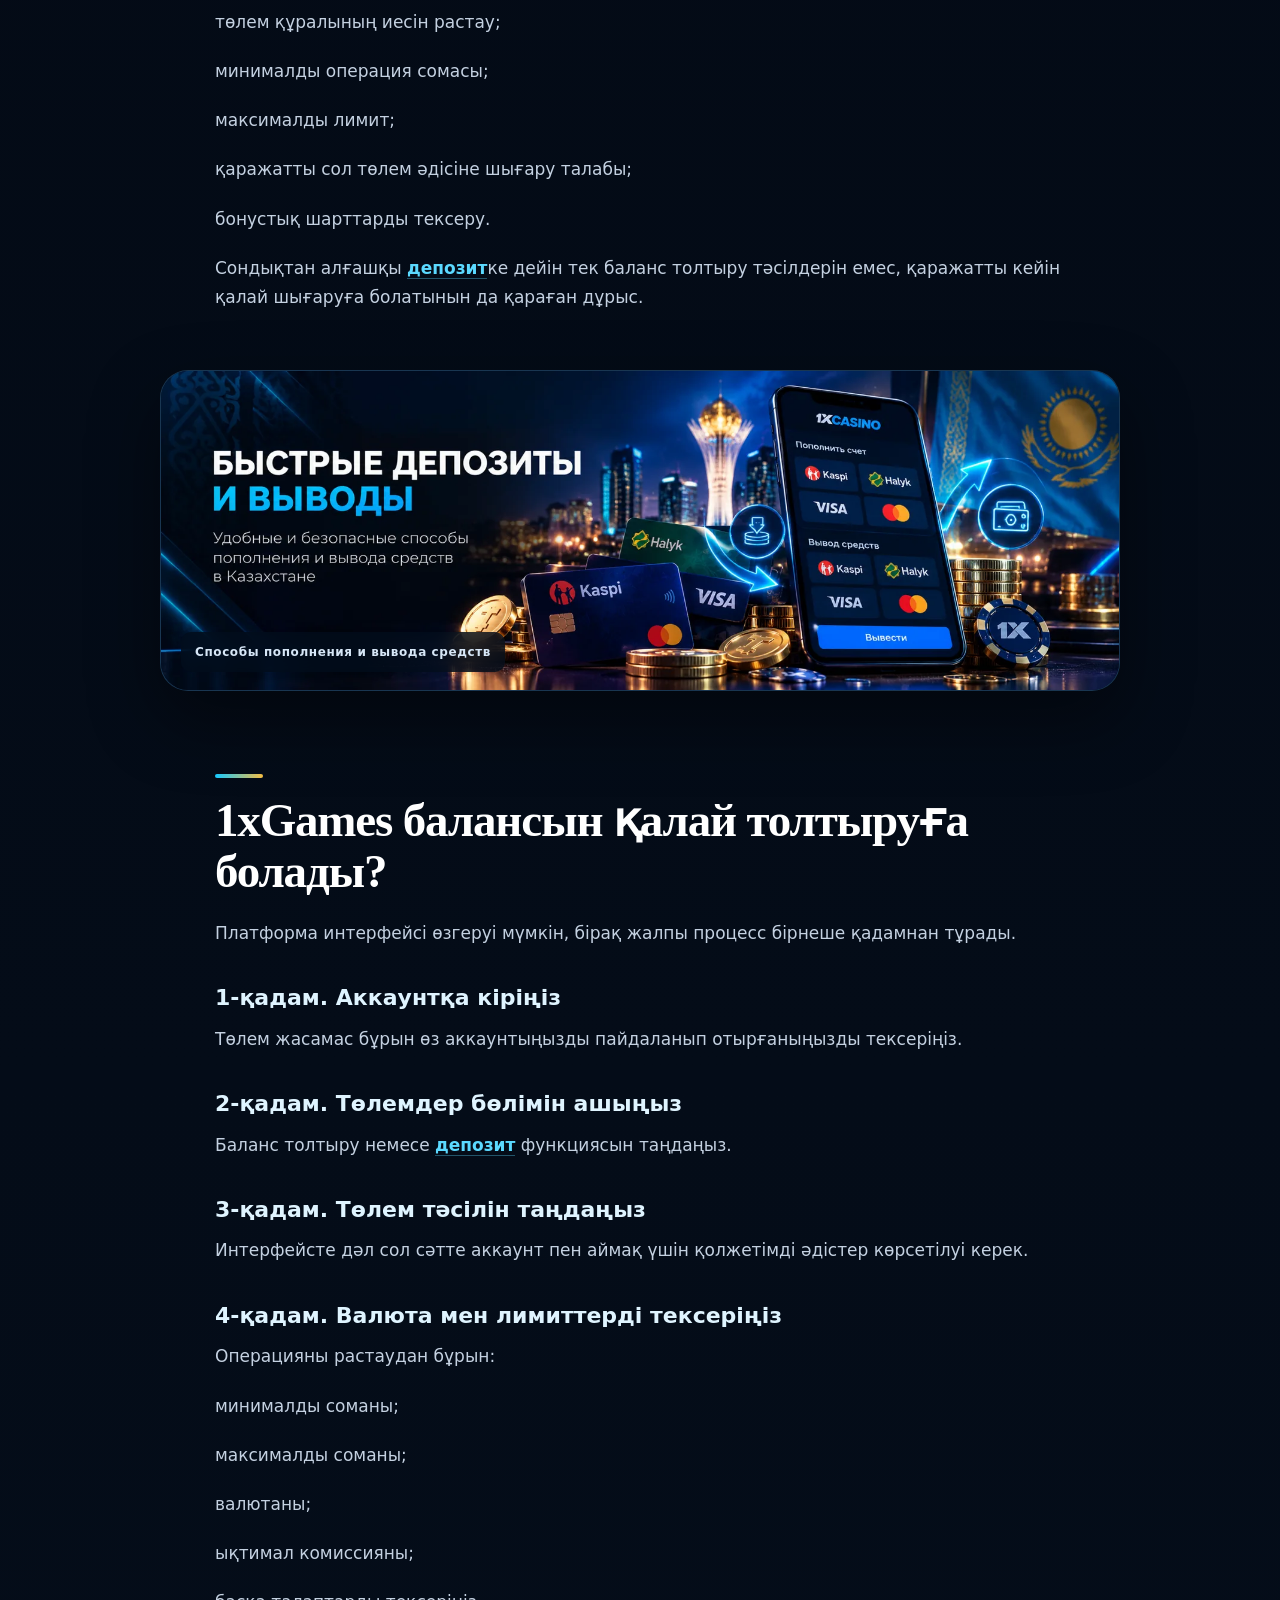
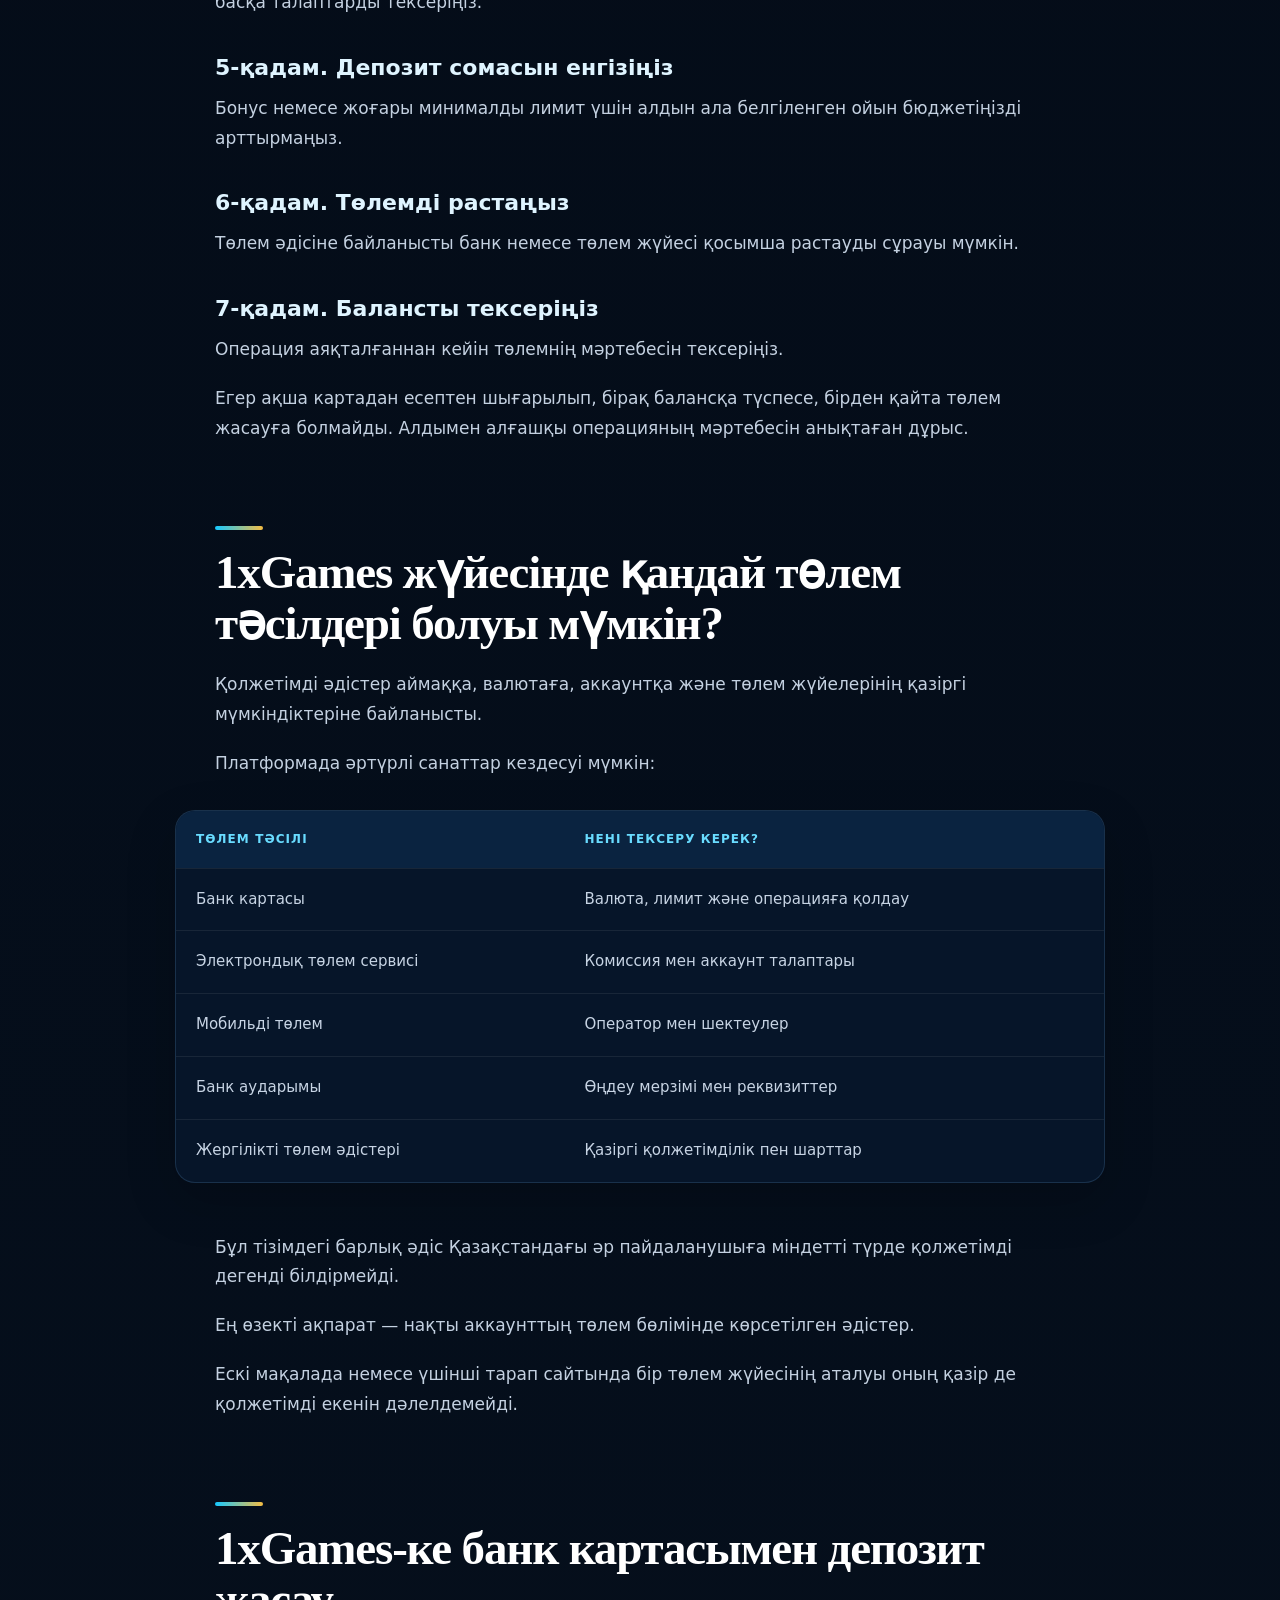
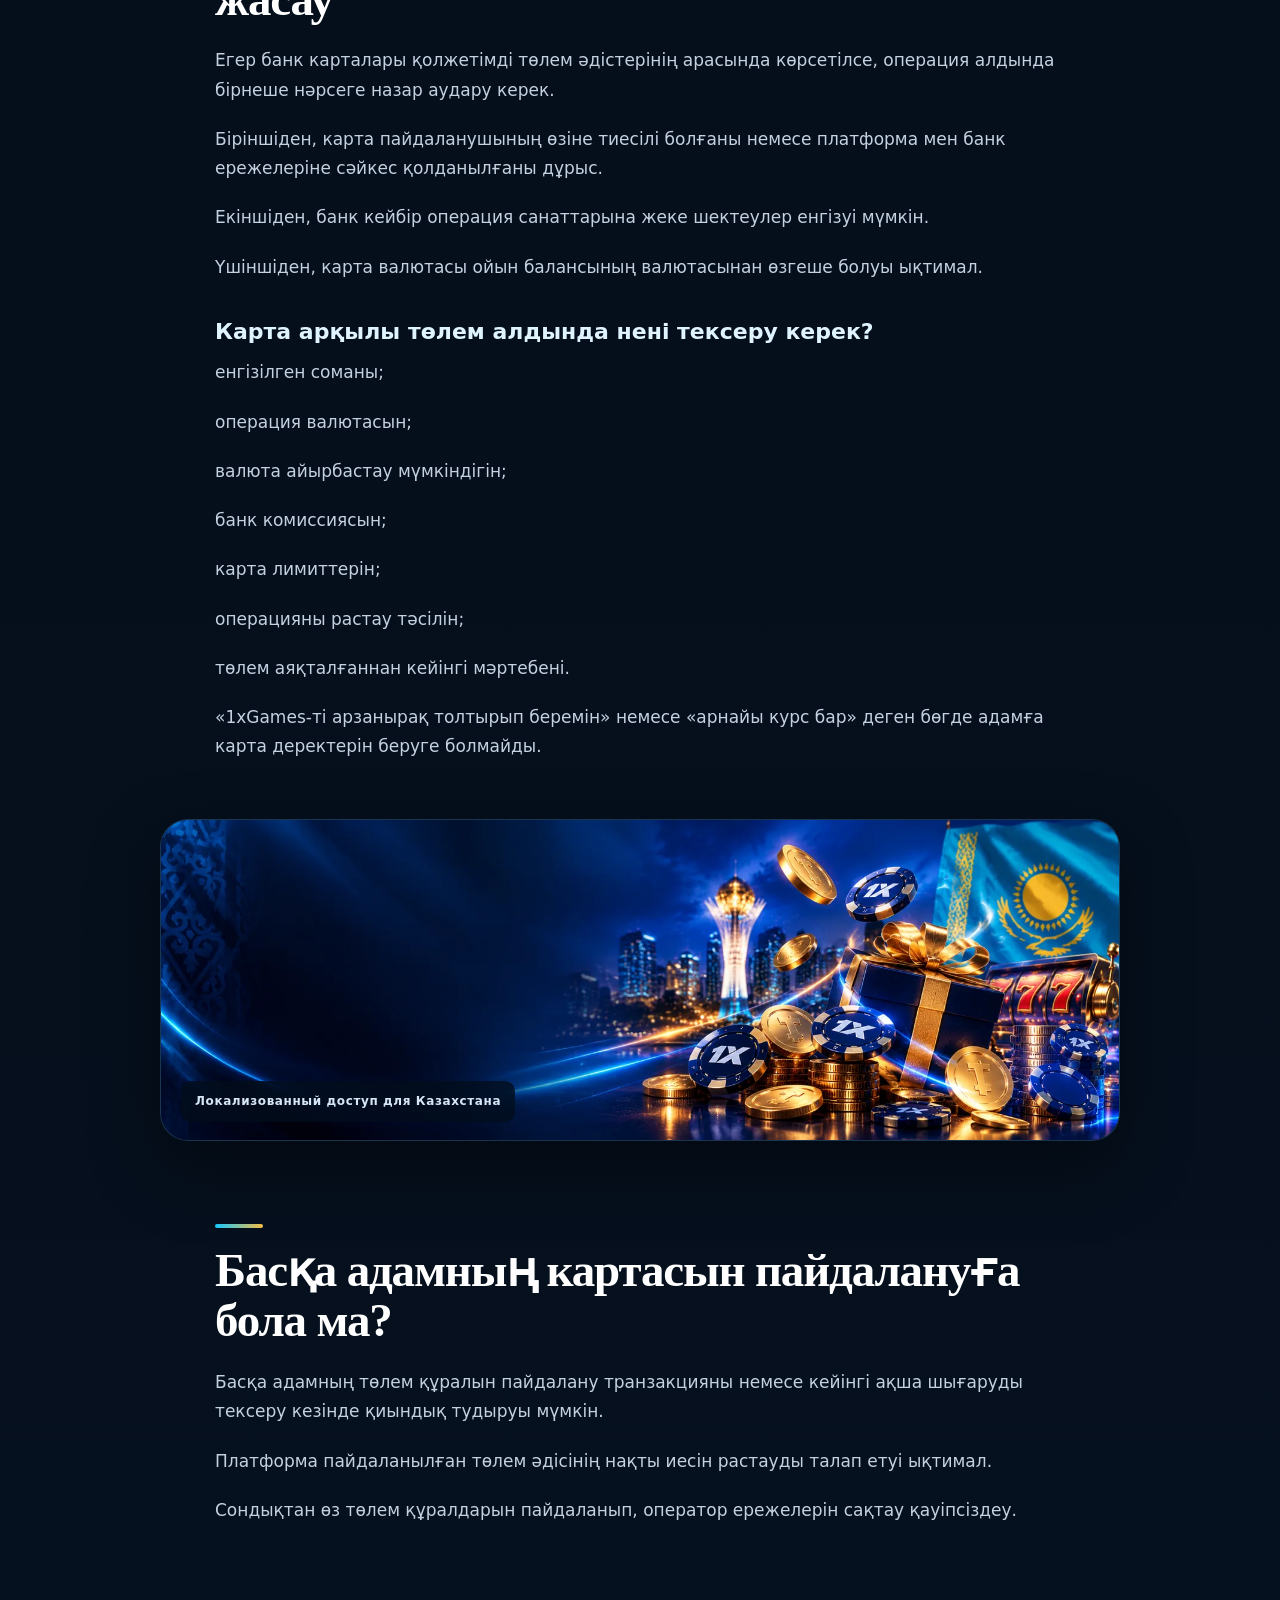
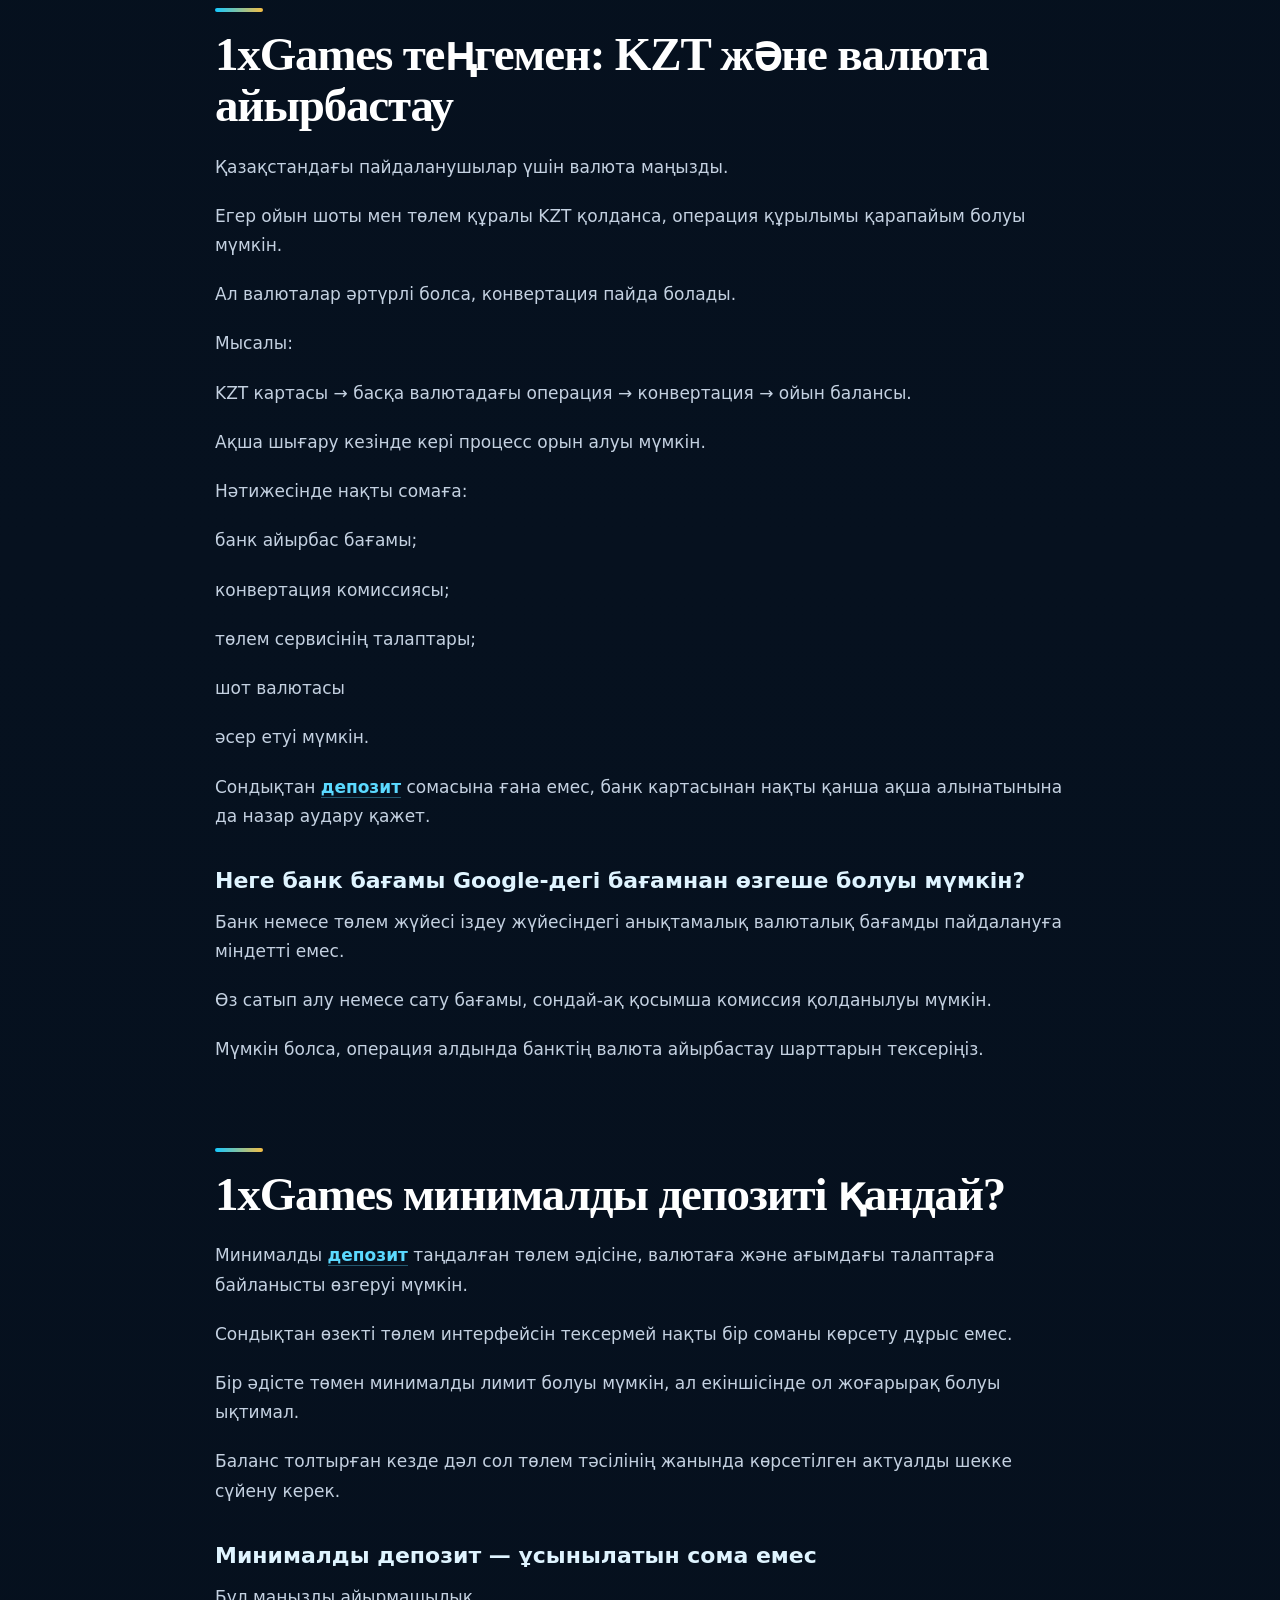
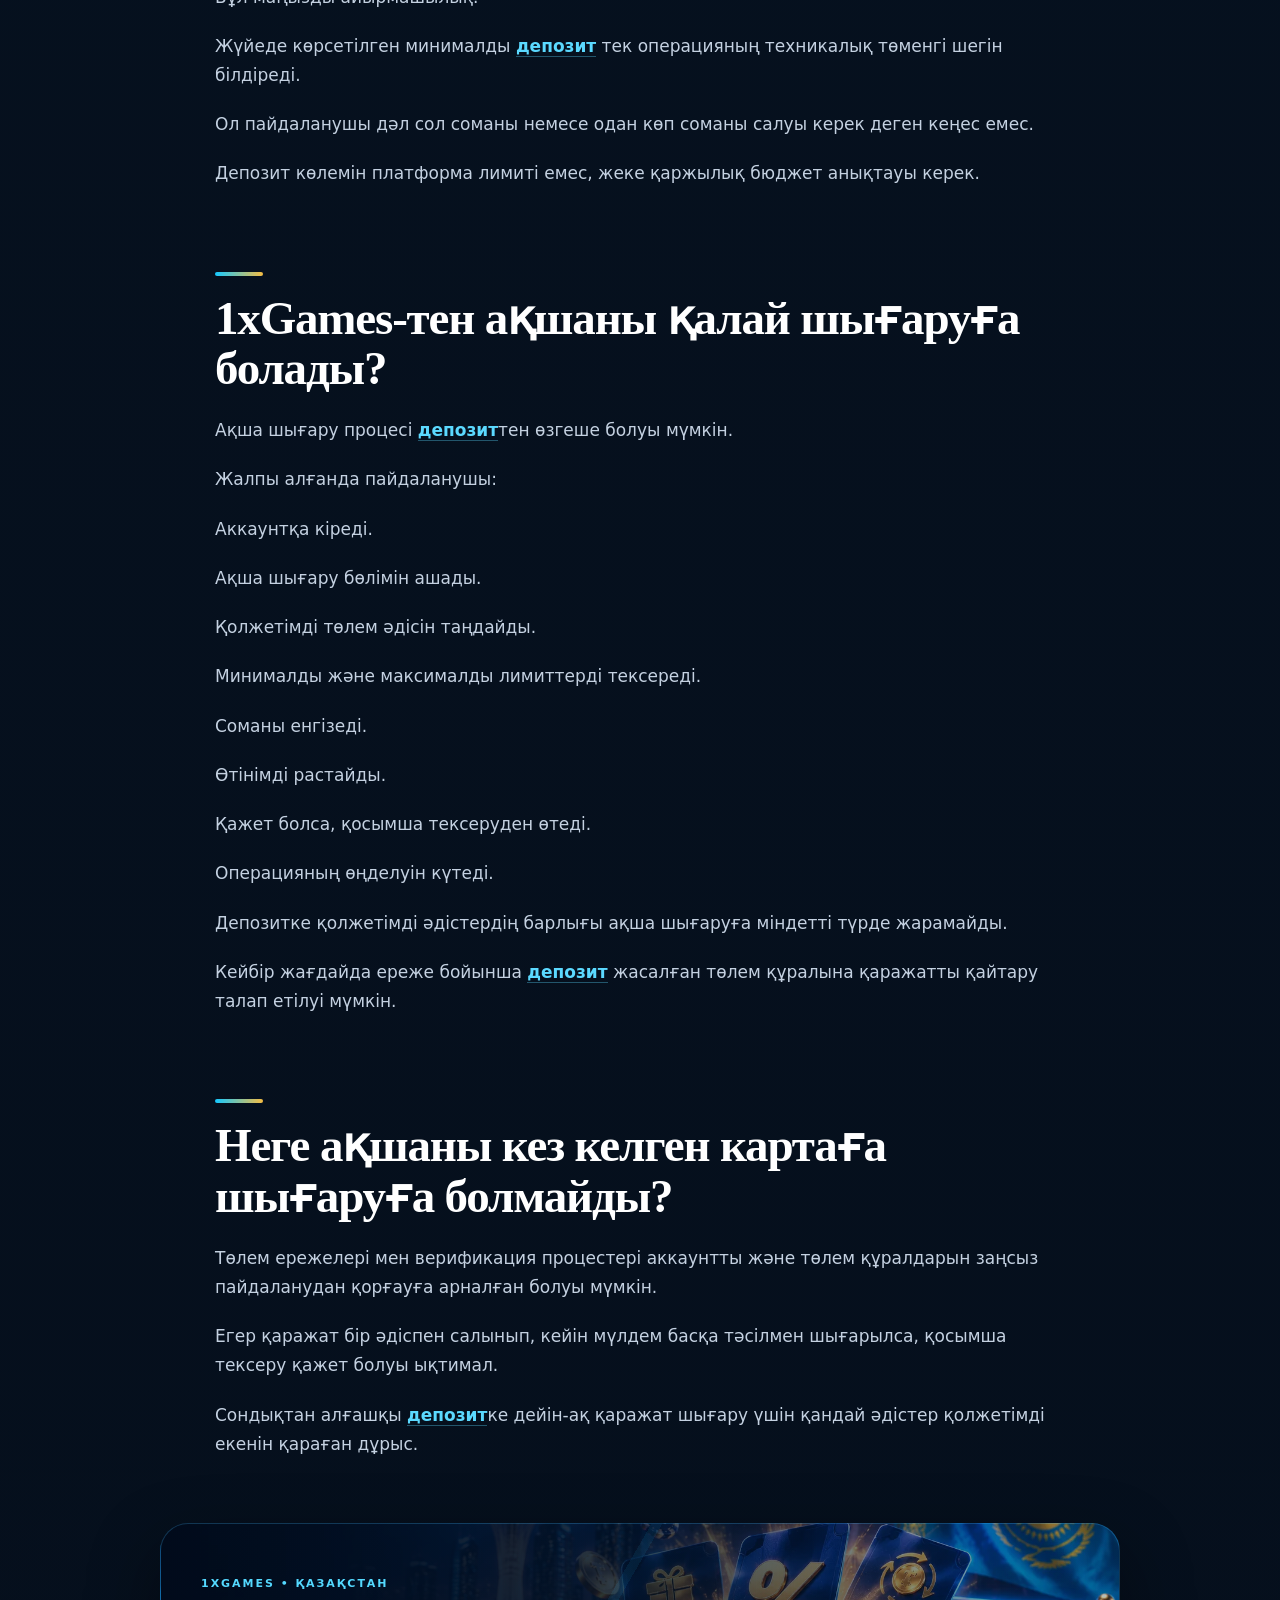
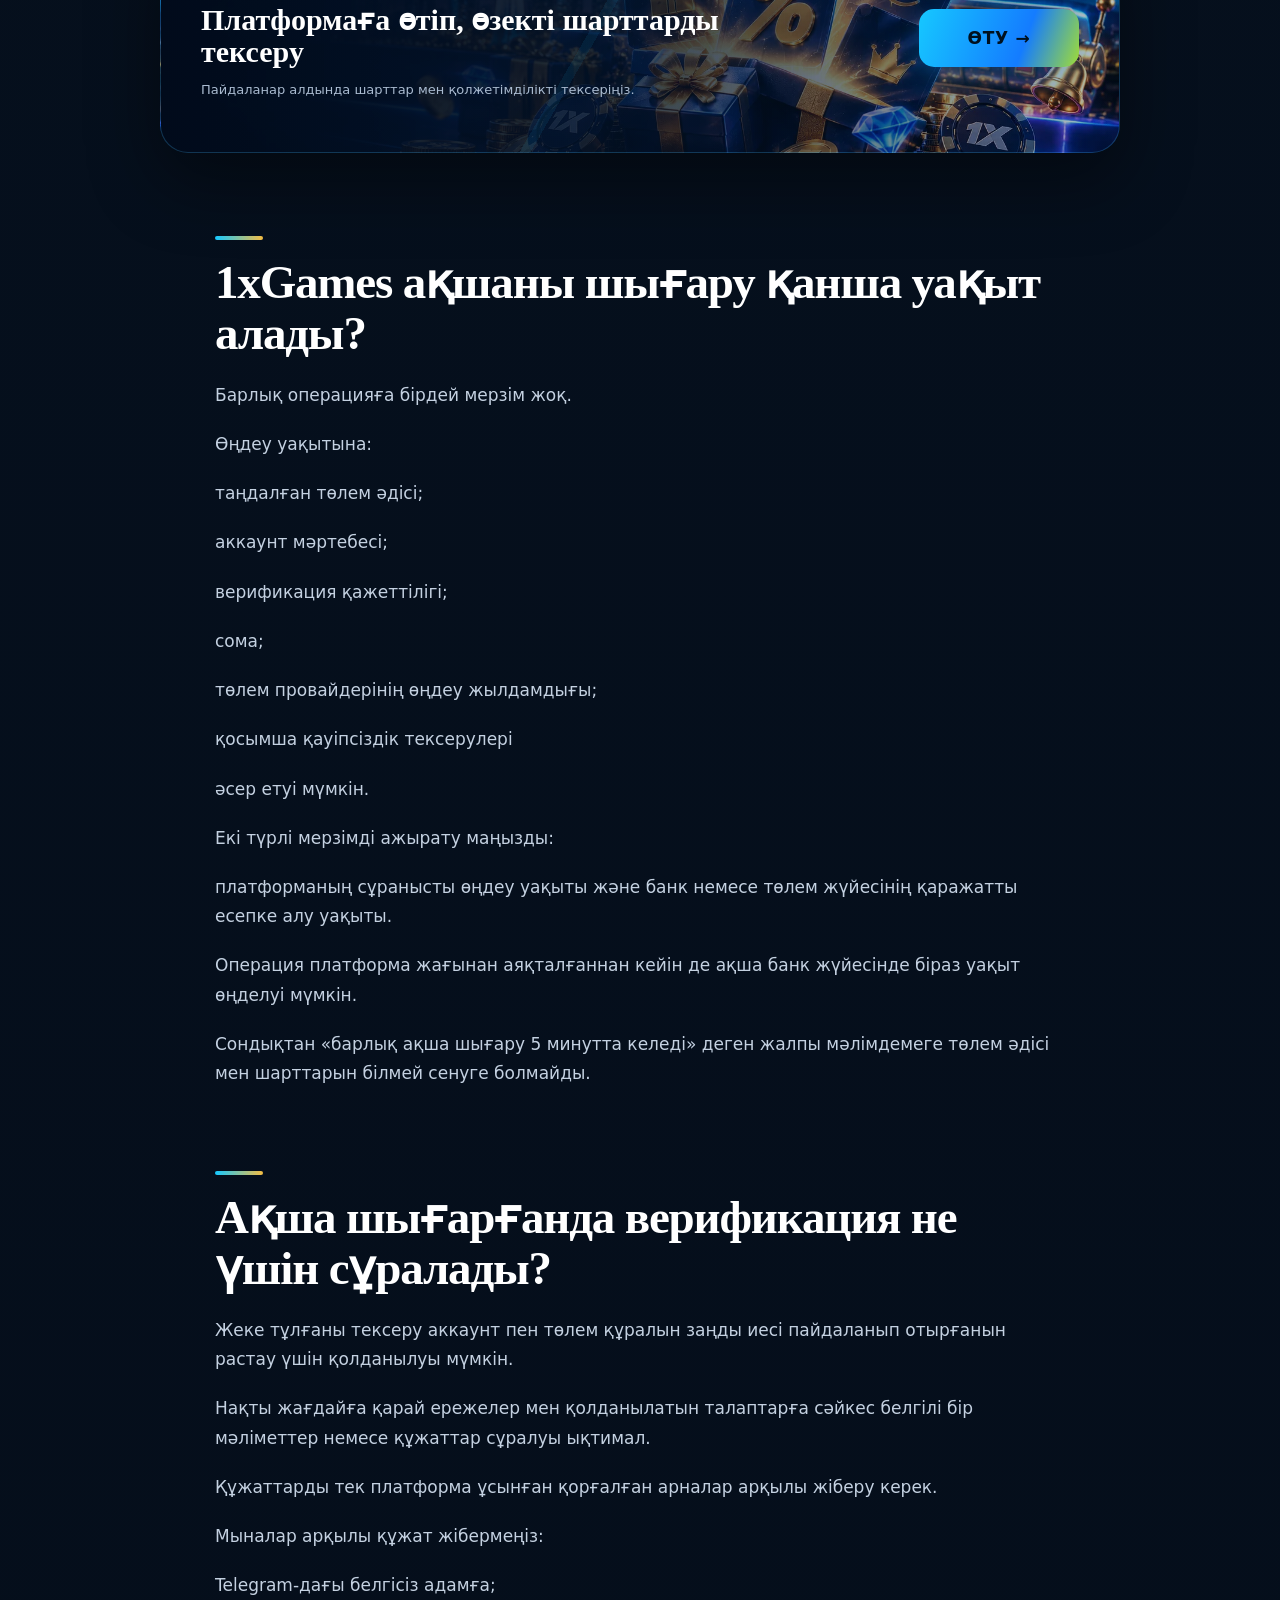
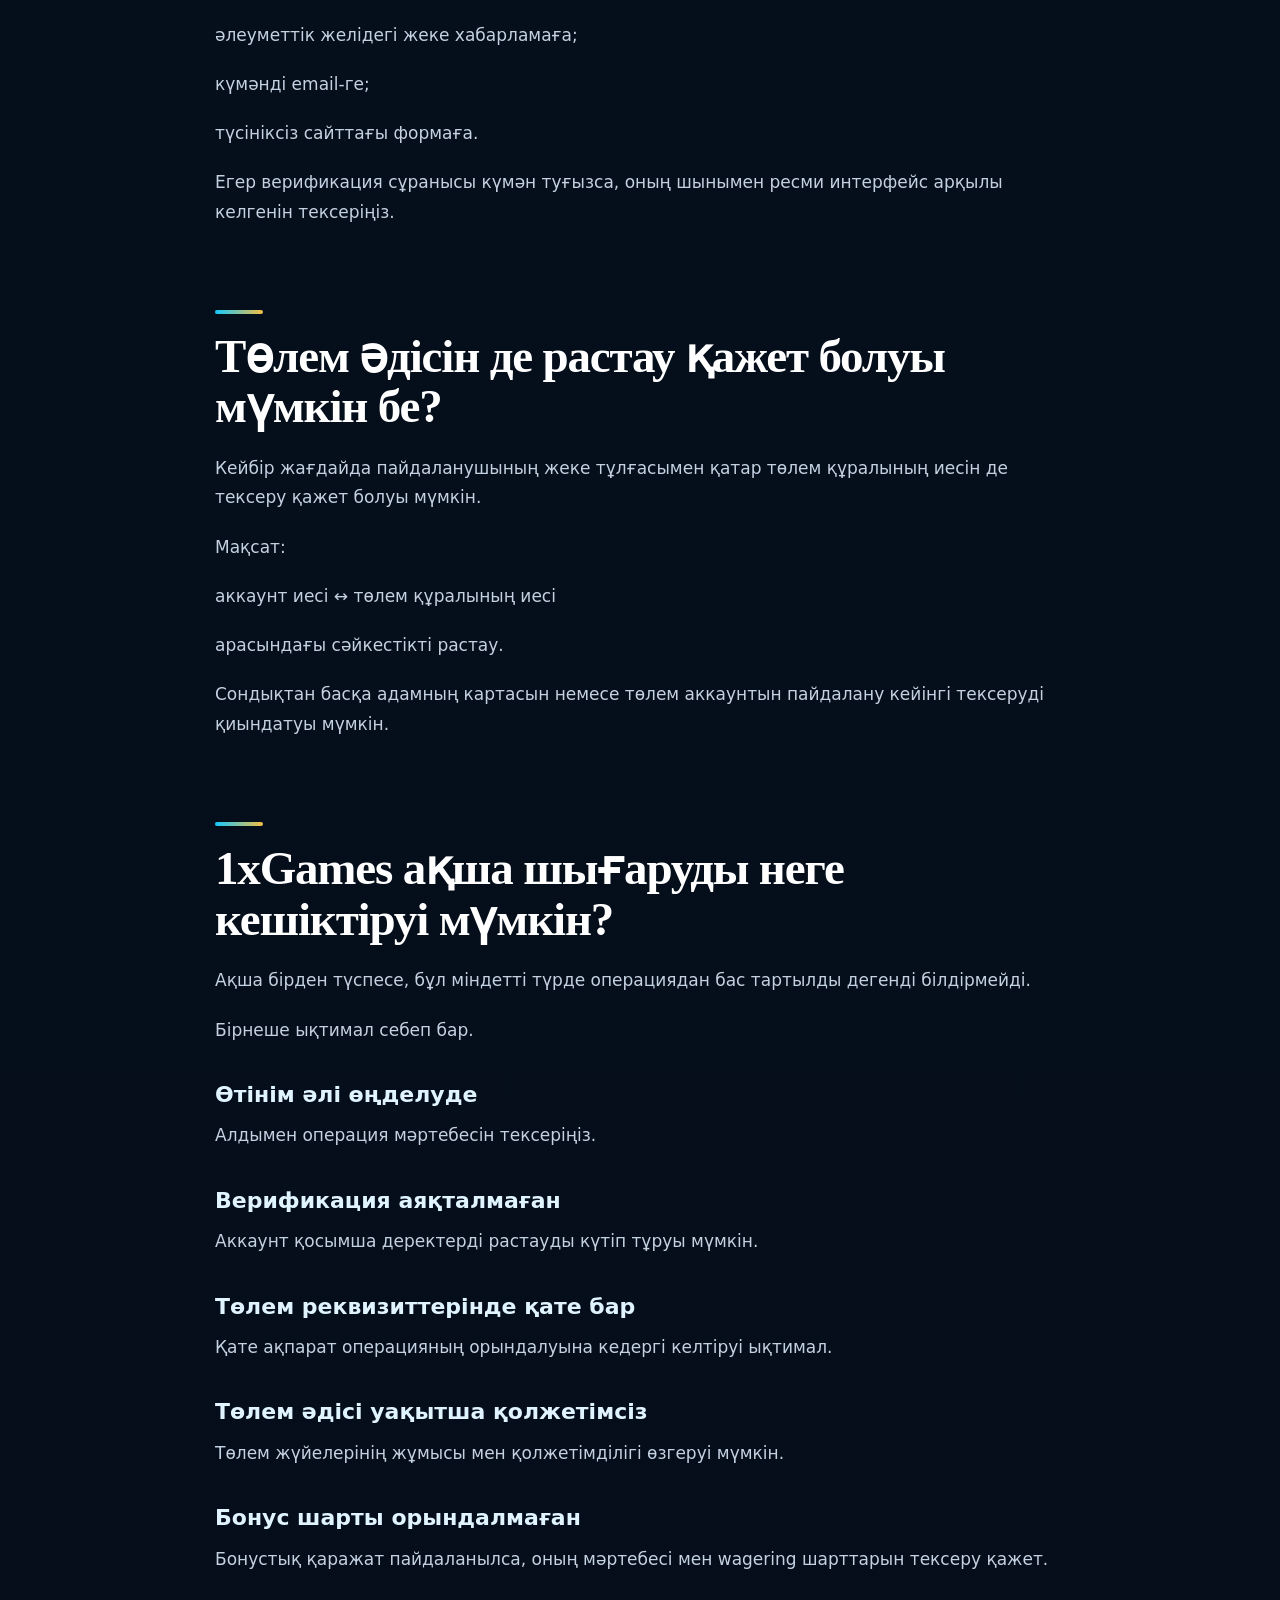
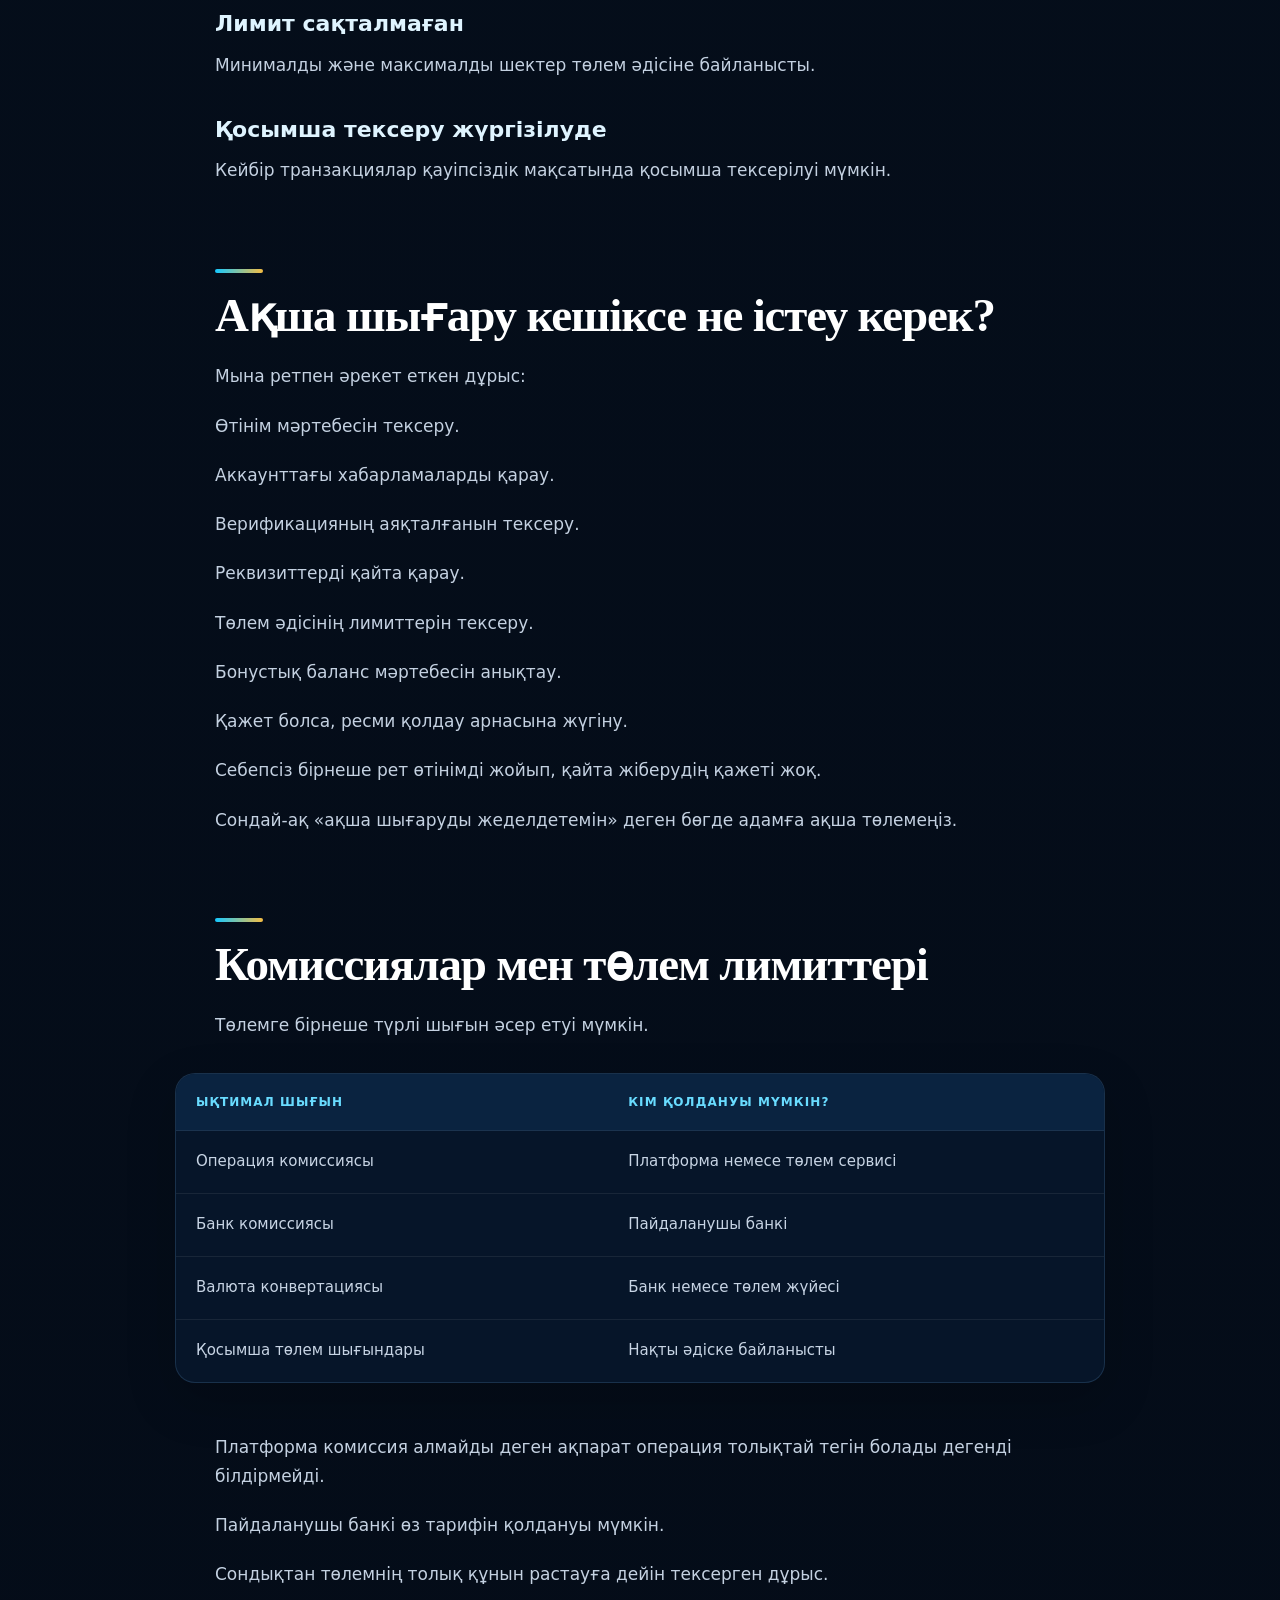
<file: kz/payments/index.html>
<!doctype html><html lang="kk"><head><meta charset="utf-8"><meta name="viewport" content="width=device-width,initial-scale=1"><title>1xGames депозит және ақша шығару — Қазақстандағы төлемдер</title><meta name="description" content="1xGames жүйесінде депозит пен ақша шығару қалай жұмыс істейтінін біліңіз: карталар, төлем тәсілдері, KZT, лимиттер, мерзімдер және қауіпсіздік."><link rel="canonical" href="https://thegunsandroses.com/kz/payments/"><meta name="robots" content="index,follow"><meta name="google-site-verification" content="P_tBZTkmZBPvhhTVpAWwyuTfqRqusBLi5eSHK2BmX5U" /><meta property="og:title" content="1xGames депозит және ақша шығару — Қазақстандағы төлемдер"><meta property="og:description" content="1xGames жүйесінде депозит пен ақша шығару қалай жұмыс істейтінін біліңіз: карталар, төлем тәсілдері, KZT, лимиттер, мерзімдер және қауіпсіздік."><meta property="og:url" content="https://thegunsandroses.com/kz/payments/"><meta property="og:type" content="article"><link rel="icon" href="/assets/img/favicon.webp" type="image/webp"><link rel="stylesheet" href="/assets/css/site.css?v=6"></head><body class="route-kz-payments">
<header class="mast"><a class="brand" href="/"><img src="/assets/img/logo.webp" alt="1xCasino Kazakhstan"></a><nav class="desk-nav"><a href="/games/">Игры</a><a href="/download/">Скачать</a><a href="/bonuses/">Бонусы</a><a href="/payments/">Платежи</a></nav><div class="head-actions"><a class="lang" href="/payments/">RU</a><a class="head-cta" href="/go/">1XGAMES ↗</a></div></header>
<main><section class="hero"><div class="hero-copy"><div class="eyebrow">THEGUNSANDROSES.COM • 1XGAMES KAZAKHSTAN</div><h1>1xGames жүйесінде депозит және ақша шығару: Қазақстандағы төлем тәсілдері мен қауіпсіздік</h1><p>1xGames жүйесінде депозит пен ақша шығару қалай жұмыс істейтінін біліңіз: карталар, төлем тәсілдері, KZT, лимиттер, мерзімдер және қауіпсіздік.</p><a class="hero-btn" href="/go/">ОТКРЫТЬ 1XGAMES <span>↗</span></a></div><div class="hero-art" aria-hidden="true"><div class="grid-card"><span>1X</span><b>GAMES • MOBILE • KZ</b><em>18+</em></div></div></section>
<article class="content-shell"><p>Төлемдер — платформаны пайдаланбас бұрын түсініп алған дұрыс негізгі тақырыптардың бірі. Депозит жасауға қолжетімді әдіс ақша шығаруға міндетті түрде жарай бермейді, минималды сомалар әртүрлі болуы мүмкін, ал кейбір операциялар аккаунтты қосымша тексеруді талап етеді.</p><p>Қазақстандағы пайдаланушылар үшін шот валютасы да маңызды. Егер баланс теңгемен жүргізілсе, KZT қолданатын төлем әдісімен жұмыс істеу кезінде валюта айырбастау қажеттілігі азаюы мүмкін. Ал карта мен ойын шоты әртүрлі валютаны пайдаланса, банк немесе төлем жүйесі өз айырбас бағамын және комиссиясын қолдануы ықтимал.</p><p>Бұл нұсқаулықта 1xGames <a class="text-link" href="/payments/">депозит</a>, баланс толтыру, қаражат шығару, төлем тәсілдері, лимиттер және транзакция қауіпсіздігі туралы негізгі мәселелерді қарастырамыз.</p><p>Нақты төлем әдістері, комиссиялар, минималды сомалар және өңдеу мерзімдері өзгеруі мүмкін. Әр операция алдында өзекті ақпаратты төлем бөлімінен тексеру қажет.</p><aside class="ref-panel first-offer"><div><span class="ref-label">1XGAMES • БОНУС • KAZAKHSTAN</span><strong>Перейти в 1xGames и получить лучший бонус в Казахстане</strong><small>Проверьте актуальный размер бонуса, wagering и условия предложения перед активацией.</small></div><a class="action-btn" href="/go/">ПОЛУЧИТЬ БОНУС →</a></aside><nav class="toc"><div class="toc-kicker">НА ЭТОЙ СТРАНИЦЕ</div><ol><li><a href="#1xgames-төлемдері-қалай-жұмыс-істейді">1xGames төлемдері қалай жұмыс істейді?</a></li><li><a href="#1xgames-балансын-қалай-толтыруға-болады">1xGames балансын қалай толтыруға болады?</a></li><li><a href="#1xgames-жүйесінде-қандай-төлем-тәсілдері-болуы-мүмкін">1xGames жүйесінде қандай төлем тәсілдері болуы мүмкін?</a></li><li><a href="#1xgames-ке-банк-картасымен-депозит-жасау">1xGames-ке банк картасымен депозит жасау</a></li><li><a href="#басқа-адамның-картасын-пайдалануға-бола-ма">Басқа адамның картасын пайдалануға бола ма?</a></li><li><a href="#1xgames-теңгемен-kzt-және-валюта-айырбастау">1xGames теңгемен: KZT және валюта айырбастау</a></li><li><a href="#1xgames-минималды-депозиті-қандай">1xGames минималды депозиті қандай?</a></li><li><a href="#1xgames-тен-ақшаны-қалай-шығаруға-болады">1xGames-тен ақшаны қалай шығаруға болады?</a></li><li><a href="#неге-ақшаны-кез-келген-картаға-шығаруға-болмайды">Неге ақшаны кез келген картаға шығаруға болмайды?</a></li><li><a href="#1xgames-ақшаны-шығару-қанша-уақыт-алады">1xGames ақшаны шығару қанша уақыт алады?</a></li><li><a href="#ақша-шығарғанда-верификация-не-үшін-сұралады">Ақша шығарғанда верификация не үшін сұралады?</a></li><li><a href="#төлем-әдісін-де-растау-қажет-болуы-мүмкін-бе">Төлем әдісін де растау қажет болуы мүмкін бе?</a></li><li><a href="#1xgames-ақша-шығаруды-неге-кешіктіруі-мүмкін">1xGames ақша шығаруды неге кешіктіруі мүмкін?</a></li><li><a href="#ақша-шығару-кешіксе-не-істеу-керек">Ақша шығару кешіксе не істеу керек?</a></li><li><a href="#комиссиялар-мен-төлем-лимиттері">Комиссиялар мен төлем лимиттері</a></li><li><a href="#минималды-және-максималды-лимиттер">Минималды және максималды лимиттер</a></li><li><a href="#1xgames-төлемдерін-қалай-қауіпсіз-жасауға-болады">1xGames төлемдерін қалай қауіпсіз жасауға болады?</a></li><li><a href="#1xgames-төлемдері-және-қазақстандағы-реттеу">1xGames төлемдері және Қазақстандағы реттеу</a></li><li><a href="#жауапты-ойын-депозитке-дейін-басталады">Жауапты ойын депозитке дейін басталады</a></li></ol></nav><aside class="ref-panel"><div><span class="ref-label">1XGAMES • ҚАЗАҚСТАН</span><strong>Платформаға өтіп, өзекті шарттарды тексеру</strong><small>Пайдаланар алдында шарттар мен қолжетімділікті тексеріңіз.</small></div><a class="action-btn" href="/go/">ӨТУ →</a></aside><h2 id="1xgames-төлемдері-қалай-жұмыс-істейді">1xGames төлемдері қалай жұмыс істейді?</h2><p>Депозит пен ақша шығару — екі түрлі операция.</p><p>Депозит кезінде пайдаланушы өзінің төлем құралынан ойын балансына қаражат аударады.</p><p>Ақша шығару кезінде кері процесс жүреді: қолжетімді баланс ережелерге сәйкес пайдаланушының төлем құралына жіберіледі.</p><p>Жалпы схема:</p><p>төлем әдісі → <a class="text-link" href="/payments/">депозит</a> → баланс → қаражатты пайдалану → ақша шығару сұранысы → тексеру → төлем әдісі.</p><p>Бірақ осы кезеңдердің арасында қосымша талаптар болуы мүмкін:</p><p>жеке тұлғаны тексеру;</p><p>төлем құралының иесін растау;</p><p>минималды операция сомасы;</p><p>максималды лимит;</p><p>қаражатты сол төлем әдісіне шығару талабы;</p><p>бонустық шарттарды тексеру.</p><p>Сондықтан алғашқы <a class="text-link" href="/payments/">депозит</a>ке дейін тек баланс толтыру тәсілдерін емес, қаражатты кейін қалай шығаруға болатынын да қараған дұрыс.</p><figure class="editorial-image wide"><img src="/assets/img/payments.webp" alt="Платежи в Казахстане" loading="lazy"><figcaption class="image-note">Способы пополнения и вывода средств</figcaption></figure><h2 id="1xgames-балансын-қалай-толтыруға-болады">1xGames балансын қалай толтыруға болады?</h2><p>Платформа интерфейсі өзгеруі мүмкін, бірақ жалпы процесс бірнеше қадамнан тұрады.</p><h3>1-қадам. Аккаунтқа кіріңіз</h3><p>Төлем жасамас бұрын өз аккаунтыңызды пайдаланып отырғаныңызды тексеріңіз.</p><h3>2-қадам. Төлемдер бөлімін ашыңыз</h3><p>Баланс толтыру немесе <a class="text-link" href="/payments/">депозит</a> функциясын таңдаңыз.</p><h3>3-қадам. Төлем тәсілін таңдаңыз</h3><p>Интерфейсте дәл сол сәтте аккаунт пен аймақ үшін қолжетімді әдістер көрсетілуі керек.</p><h3>4-қадам. Валюта мен лимиттерді тексеріңіз</h3><p>Операцияны растаудан бұрын:</p><p>минималды соманы;</p><p>максималды соманы;</p><p>валютаны;</p><p>ықтимал комиссияны;</p><p>басқа талаптарды тексеріңіз.</p><h3>5-қадам. Депозит сомасын енгізіңіз</h3><p>Бонус немесе жоғары минималды лимит үшін алдын ала белгіленген ойын бюджетіңізді арттырмаңыз.</p><h3>6-қадам. Төлемді растаңыз</h3><p>Төлем әдісіне байланысты банк немесе төлем жүйесі қосымша растауды сұрауы мүмкін.</p><h3>7-қадам. Балансты тексеріңіз</h3><p>Операция аяқталғаннан кейін төлемнің мәртебесін тексеріңіз.</p><p>Егер ақша картадан есептен шығарылып, бірақ балансқа түспесе, бірден қайта төлем жасауға болмайды. Алдымен алғашқы операцияның мәртебесін анықтаған дұрыс.</p><h2 id="1xgames-жүйесінде-қандай-төлем-тәсілдері-болуы-мүмкін">1xGames жүйесінде қандай төлем тәсілдері болуы мүмкін?</h2><p>Қолжетімді әдістер аймаққа, валютаға, аккаунтқа және төлем жүйелерінің қазіргі мүмкіндіктеріне байланысты.</p><p>Платформада әртүрлі санаттар кездесуі мүмкін:</p><div class="table-wrap"><table><tr><th>Төлем тәсілі</th><th>Нені тексеру керек?</th></tr><tr><td>Банк картасы</td><td>Валюта, лимит және операцияға қолдау</td></tr><tr><td>Электрондық төлем сервисі</td><td>Комиссия мен аккаунт талаптары</td></tr><tr><td>Мобильді төлем</td><td>Оператор мен шектеулер</td></tr><tr><td>Банк аударымы</td><td>Өңдеу мерзімі мен реквизиттер</td></tr><tr><td>Жергілікті төлем әдістері</td><td>Қазіргі қолжетімділік пен шарттар</td></tr></table></div><p>Бұл тізімдегі барлық әдіс Қазақстандағы әр пайдаланушыға міндетті түрде қолжетімді дегенді білдірмейді.</p><p>Ең өзекті ақпарат — нақты аккаунттың төлем бөлімінде көрсетілген әдістер.</p><p>Ескі мақалада немесе үшінші тарап сайтында бір төлем жүйесінің аталуы оның қазір де қолжетімді екенін дәлелдемейді.</p><h2 id="1xgames-ке-банк-картасымен-депозит-жасау">1xGames-ке банк картасымен депозит жасау</h2><p>Егер банк карталары қолжетімді төлем әдістерінің арасында көрсетілсе, операция алдында бірнеше нәрсеге назар аудару керек.</p><p>Біріншіден, карта пайдаланушының өзіне тиесілі болғаны немесе платформа мен банк ережелеріне сәйкес қолданылғаны дұрыс.</p><p>Екіншіден, банк кейбір операция санаттарына жеке шектеулер енгізуі мүмкін.</p><p>Үшіншіден, карта валютасы ойын балансының валютасынан өзгеше болуы ықтимал.</p><h3>Карта арқылы төлем алдында нені тексеру керек?</h3><p>енгізілген соманы;</p><p>операция валютасын;</p><p>валюта айырбастау мүмкіндігін;</p><p>банк комиссиясын;</p><p>карта лимиттерін;</p><p>операцияны растау тәсілін;</p><p>төлем аяқталғаннан кейінгі мәртебені.</p><p>«1xGames-ті арзанырақ толтырып беремін» немесе «арнайы курс бар» деген бөгде адамға карта деректерін беруге болмайды.</p><figure class="editorial-image wide"><img src="/assets/img/kz.webp" alt="1xCasino Казахстан" loading="lazy"><figcaption class="image-note">Локализованный доступ для Казахстана</figcaption></figure><h2 id="басқа-адамның-картасын-пайдалануға-бола-ма">Басқа адамның картасын пайдалануға бола ма?</h2><p>Басқа адамның төлем құралын пайдалану транзакцияны немесе кейінгі ақша шығаруды тексеру кезінде қиындық тудыруы мүмкін.</p><p>Платформа пайдаланылған төлем әдісінің нақты иесін растауды талап етуі ықтимал.</p><p>Сондықтан өз төлем құралдарын пайдаланып, оператор ережелерін сақтау қауіпсіздеу.</p><h2 id="1xgames-теңгемен-kzt-және-валюта-айырбастау">1xGames теңгемен: KZT және валюта айырбастау</h2><p>Қазақстандағы пайдаланушылар үшін валюта маңызды.</p><p>Егер ойын шоты мен төлем құралы KZT қолданса, операция құрылымы қарапайым болуы мүмкін.</p><p>Ал валюталар әртүрлі болса, конвертация пайда болады.</p><p>Мысалы:</p><p>KZT картасы → басқа валютадағы операция → конвертация → ойын балансы.</p><p>Ақша шығару кезінде кері процесс орын алуы мүмкін.</p><p>Нәтижесінде нақты сомаға:</p><p>банк айырбас бағамы;</p><p>конвертация комиссиясы;</p><p>төлем сервисінің талаптары;</p><p>шот валютасы</p><p>әсер етуі мүмкін.</p><p>Сондықтан <a class="text-link" href="/payments/">депозит</a> сомасына ғана емес, банк картасынан нақты қанша ақша алынатынына да назар аудару қажет.</p><h3>Неге банк бағамы Google-дегі бағамнан өзгеше болуы мүмкін?</h3><p>Банк немесе төлем жүйесі іздеу жүйесіндегі анықтамалық валюталық бағамды пайдалануға міндетті емес.</p><p>Өз сатып алу немесе сату бағамы, сондай-ақ қосымша комиссия қолданылуы мүмкін.</p><p>Мүмкін болса, операция алдында банктің валюта айырбастау шарттарын тексеріңіз.</p><h2 id="1xgames-минималды-депозиті-қандай">1xGames минималды депозиті қандай?</h2><p>Минималды <a class="text-link" href="/payments/">депозит</a> таңдалған төлем әдісіне, валютаға және ағымдағы талаптарға байланысты өзгеруі мүмкін.</p><p>Сондықтан өзекті төлем интерфейсін тексермей нақты бір соманы көрсету дұрыс емес.</p><p>Бір әдісте төмен минималды лимит болуы мүмкін, ал екіншісінде ол жоғарырақ болуы ықтимал.</p><p>Баланс толтырған кезде дәл сол төлем тәсілінің жанында көрсетілген актуалды шекке сүйену керек.</p><h3>Минималды депозит — ұсынылатын сома емес</h3><p>Бұл маңызды айырмашылық.</p><p>Жүйеде көрсетілген минималды <a class="text-link" href="/payments/">депозит</a> тек операцияның техникалық төменгі шегін білдіреді.</p><p>Ол пайдаланушы дәл сол соманы немесе одан көп соманы салуы керек деген кеңес емес.</p><p>Депозит көлемін платформа лимиті емес, жеке қаржылық бюджет анықтауы керек.</p><h2 id="1xgames-тен-ақшаны-қалай-шығаруға-болады">1xGames-тен ақшаны қалай шығаруға болады?</h2><p>Ақша шығару процесі <a class="text-link" href="/payments/">депозит</a>тен өзгеше болуы мүмкін.</p><p>Жалпы алғанда пайдаланушы:</p><p>Аккаунтқа кіреді.</p><p>Ақша шығару бөлімін ашады.</p><p>Қолжетімді төлем әдісін таңдайды.</p><p>Минималды және максималды лимиттерді тексереді.</p><p>Соманы енгізеді.</p><p>Өтінімді растайды.</p><p>Қажет болса, қосымша тексеруден өтеді.</p><p>Операцияның өңделуін күтеді.</p><p>Депозитке қолжетімді әдістердің барлығы ақша шығаруға міндетті түрде жарамайды.</p><p>Кейбір жағдайда ереже бойынша <a class="text-link" href="/payments/">депозит</a> жасалған төлем құралына қаражатты қайтару талап етілуі мүмкін.</p><h2 id="неге-ақшаны-кез-келген-картаға-шығаруға-болмайды">Неге ақшаны кез келген картаға шығаруға болмайды?</h2><p>Төлем ережелері мен верификация процестері аккаунтты және төлем құралдарын заңсыз пайдаланудан қорғауға арналған болуы мүмкін.</p><p>Егер қаражат бір әдіспен салынып, кейін мүлдем басқа тәсілмен шығарылса, қосымша тексеру қажет болуы ықтимал.</p><p>Сондықтан алғашқы <a class="text-link" href="/payments/">депозит</a>ке дейін-ақ қаражат шығару үшін қандай әдістер қолжетімді екенін қараған дұрыс.</p><aside class="ref-panel"><div><span class="ref-label">1XGAMES • ҚАЗАҚСТАН</span><strong>Платформаға өтіп, өзекті шарттарды тексеру</strong><small>Пайдаланар алдында шарттар мен қолжетімділікті тексеріңіз.</small></div><a class="action-btn" href="/go/">ӨТУ →</a></aside><h2 id="1xgames-ақшаны-шығару-қанша-уақыт-алады">1xGames ақшаны шығару қанша уақыт алады?</h2><p>Барлық операцияға бірдей мерзім жоқ.</p><p>Өңдеу уақытына:</p><p>таңдалған төлем әдісі;</p><p>аккаунт мәртебесі;</p><p>верификация қажеттілігі;</p><p>сома;</p><p>төлем провайдерінің өңдеу жылдамдығы;</p><p>қосымша қауіпсіздік тексерулері</p><p>әсер етуі мүмкін.</p><p>Екі түрлі мерзімді ажырату маңызды:</p><p>платформаның сұранысты өңдеу уақыты және банк немесе төлем жүйесінің қаражатты есепке алу уақыты.</p><p>Операция платформа жағынан аяқталғаннан кейін де ақша банк жүйесінде біраз уақыт өңделуі мүмкін.</p><p>Сондықтан «барлық ақша шығару 5 минутта келеді» деген жалпы мәлімдемеге төлем әдісі мен шарттарын білмей сенуге болмайды.</p><h2 id="ақша-шығарғанда-верификация-не-үшін-сұралады">Ақша шығарғанда верификация не үшін сұралады?</h2><p>Жеке тұлғаны тексеру аккаунт пен төлем құралын заңды иесі пайдаланып отырғанын растау үшін қолданылуы мүмкін.</p><p>Нақты жағдайға қарай ережелер мен қолданылатын талаптарға сәйкес белгілі бір мәліметтер немесе құжаттар сұралуы ықтимал.</p><p>Құжаттарды тек платформа ұсынған қорғалған арналар арқылы жіберу керек.</p><p>Мыналар арқылы құжат жібермеңіз:</p><p>Telegram-дағы белгісіз адамға;</p><p>әлеуметтік желідегі жеке хабарламаға;</p><p>күмәнді email-ге;</p><p>түсініксіз сайттағы формаға.</p><p>Егер верификация сұранысы күмән туғызса, оның шынымен ресми интерфейс арқылы келгенін тексеріңіз.</p><h2 id="төлем-әдісін-де-растау-қажет-болуы-мүмкін-бе">Төлем әдісін де растау қажет болуы мүмкін бе?</h2><p>Кейбір жағдайда пайдаланушының жеке тұлғасымен қатар төлем құралының иесін де тексеру қажет болуы мүмкін.</p><p>Мақсат:</p><p>аккаунт иесі ↔ төлем құралының иесі</p><p>арасындағы сәйкестікті растау.</p><p>Сондықтан басқа адамның картасын немесе төлем аккаунтын пайдалану кейінгі тексеруді қиындатуы мүмкін.</p><h2 id="1xgames-ақша-шығаруды-неге-кешіктіруі-мүмкін">1xGames ақша шығаруды неге кешіктіруі мүмкін?</h2><p>Ақша бірден түспесе, бұл міндетті түрде операциядан бас тартылды дегенді білдірмейді.</p><p>Бірнеше ықтимал себеп бар.</p><h3>Өтінім әлі өңделуде</h3><p>Алдымен операция мәртебесін тексеріңіз.</p><h3>Верификация аяқталмаған</h3><p>Аккаунт қосымша деректерді растауды күтіп тұруы мүмкін.</p><h3>Төлем реквизиттерінде қате бар</h3><p>Қате ақпарат операцияның орындалуына кедергі келтіруі ықтимал.</p><h3>Төлем әдісі уақытша қолжетімсіз</h3><p>Төлем жүйелерінің жұмысы мен қолжетімділігі өзгеруі мүмкін.</p><h3>Бонус шарты орындалмаған</h3><p>Бонустық қаражат пайдаланылса, оның мәртебесі мен wagering шарттарын тексеру қажет.</p><h3>Лимит сақталмаған</h3><p>Минималды және максималды шектер төлем әдісіне байланысты.</p><h3>Қосымша тексеру жүргізілуде</h3><p>Кейбір транзакциялар қауіпсіздік мақсатында қосымша тексерілуі мүмкін.</p><h2 id="ақша-шығару-кешіксе-не-істеу-керек">Ақша шығару кешіксе не істеу керек?</h2><p>Мына ретпен әрекет еткен дұрыс:</p><p>Өтінім мәртебесін тексеру.</p><p>Аккаунттағы хабарламаларды қарау.</p><p>Верификацияның аяқталғанын тексеру.</p><p>Реквизиттерді қайта қарау.</p><p>Төлем әдісінің лимиттерін тексеру.</p><p>Бонустық баланс мәртебесін анықтау.</p><p>Қажет болса, ресми қолдау арнасына жүгіну.</p><p>Себепсіз бірнеше рет өтінімді жойып, қайта жіберудің қажеті жоқ.</p><p>Сондай-ақ «ақша шығаруды жеделдетемін» деген бөгде адамға ақша төлемеңіз.</p><h2 id="комиссиялар-мен-төлем-лимиттері">Комиссиялар мен төлем лимиттері</h2><p>Төлемге бірнеше түрлі шығын әсер етуі мүмкін.</p><div class="table-wrap"><table><tr><th>Ықтимал шығын</th><th>Кім қолдануы мүмкін?</th></tr><tr><td>Операция комиссиясы</td><td>Платформа немесе төлем сервисі</td></tr><tr><td>Банк комиссиясы</td><td>Пайдаланушы банкі</td></tr><tr><td>Валюта конвертациясы</td><td>Банк немесе төлем жүйесі</td></tr><tr><td>Қосымша төлем шығындары</td><td>Нақты әдіске байланысты</td></tr></table></div><p>Платформа комиссия алмайды деген ақпарат операция толықтай тегін болады дегенді білдірмейді.</p><p>Пайдаланушы банкі өз тарифін қолдануы мүмкін.</p><p>Сондықтан төлемнің толық құнын растауға дейін тексерген дұрыс.</p><h2 id="минималды-және-максималды-лимиттер">Минималды және максималды лимиттер</h2><p>Шектер:</p><p><a class="text-link" href="/payments/">депозит</a>;</p><p>ақша шығару;</p><p>банк картасы;</p><p>электрондық төлем;</p><p>валюта;</p><p>нақты аккаунт</p><p>үшін бөлек болуы мүмкін.</p><p>Бір әдістің лимитін екінші төлем тәсіліне автоматты түрде қолдануға болмайды.</p><h2 id="1xgames-төлемдерін-қалай-қауіпсіз-жасауға-болады">1xGames төлемдерін қалай қауіпсіз жасауға болады?</h2><p>Қаржылық операциялар кезінде ерекше мұқият болу керек.</p><h3>Сайт мекенжайын тексеріңіз</h3><p>Фишингтік сайттар төлем интерфейсін визуалды түрде көшіре алады.</p><h3>Растау кодтарын бермеңіз</h3><p>SMS, push немесе басқа бір реттік банк коды тек сіздің операцияңызды растауға арналған.</p><h3>Өз төлем құралдарыңызды пайдаланыңыз</h3><p>Бұл төлем иесін растау кезінде туындайтын мәселелерді азайтады.</p><h3>«Делдалдарға» сенбеңіз</h3><p>Бейтаныс адам <a class="text-link" href="/payments/">депозит</a> жасау үшін сіздің ақшаңызды, пароліңізді немесе карта деректеріңізді алмауы керек.</p><h3>Соманы мұқият тексеріңіз</h3><p>Әсіресе төлем басқа валютада жүргізілсе.</p><h3>Операция туралы деректерді сақтаңыз</h3><p>Мәселе туындаған жағдайда күн, сома және операция идентификаторы пайдалы болуы мүмкін.</p><h3>«Жылдам ақша шығару» бағдарламаларын орнатпаңыз</h3><p>Шектеуді алып тастауға немесе төлемді жеделдетуге уәде беретін белгісіз бағдарламалар жеке деректерді ұрлауы мүмкін.</p><h2 id="1xgames-төлемдері-және-қазақстандағы-реттеу">1xGames төлемдері және Қазақстандағы реттеу</h2><p>Белгілі бір төлем әдісінің техникалық қолжетімділігі нақты азартты өнімді заңды түрде пайдалануға рұқсат берілгенін білдірмейді.</p><p>Қазақстан Республикасында құмар ойын қызметі заңнамамен реттеледі.</p><p>Пайдаланушы:</p><p>қолданыстағы заң талаптарын;</p><p>жас шектеулерін;</p><p>нақты оператордың мәртебесін;</p><p>төлем провайдерінің ережелерін;</p><p>банк шектеулерін;</p><p>платформа шарттарын</p><p>ескеруі қажет.</p><p>Егер банк немесе төлем жүйесі операцияны бұғаттаса, белгіленген шектеулерді техникалық жолмен айналып өтуге тырыспау керек.</p><h2 id="жауапты-ойын-депозитке-дейін-басталады">Жауапты ойын депозитке дейін басталады</h2><p>Шығынды бақылау ойын басталған сәттен емес, алғашқы <a class="text-link" href="/payments/">депозит</a>тен бұрын басталады.</p><p>Ақшаны екі санатқа бөлген дұрыс:</p><p>міндетті қаражат — тұрғын үй, азық-түлік, шоттар, несие, көлік, жинақ;</p><p>бос ойын-сауық бюджеті — жоғалтқан жағдайда міндетті шығындарға әсер етпейтін қаражат.</p><p>Тек екінші санатты ойын бюджеті ретінде қарастыруға болады.</p><p>Бірақ бөлінген соманың толық жоғалуы жаңа <a class="text-link" href="/payments/">депозит</a> жасауға емес, ойынды тоқтатуға себеп болуы керек.</p><p>Мыналарды жасамаған дұрыс:</p><p>ұтылғаннан кейін <a class="text-link" href="/payments/">депозит</a>ті көбейту;</p><p>кредиттік лимитті пайдалану;</p><p>ойын үшін қарыз алу;</p><p>ойынды жалғастыру үшін жоспарланған ақша шығарудан бас тарту;</p><p>міндетті шығындарға арналған қаражатты пайдалану;</p><p>ұтысты тұрақты табыс деп қабылдау.</p><p>Пайдалы қағида:</p><p>лимит <a class="text-link" href="/payments/">депозит</a>ке дейін анықталады және ойын кезінде өзгертілмейді.</p><p>Егер пайдаланушы қаржылық шектеулерді тұрақты түрде бұза бастаса немесе бұрынғы шығынды қайтару үшін қайта-қайта <a class="text-link" href="/payments/">депозит</a> жасаса, ойын белсенділігін тоқтатып, өзін-өзі шектеу құралдарын қарастырған дұрыс.</p><div class="faq-grid"><details><summary>1xGames балансын қалай толтыруға болады?</summary><div class="faq-answer"><p>Аккаунтқа кіріп, <a class="text-link" href="/payments/">депозит</a> бөлімін ашып, қолжетімді төлем әдісін таңдаңыз. Валюта, лимит және комиссияны тексеріп, содан кейін ғана операцияны растаңыз.</p></div></details><details><summary>Қазақстанда 1xGames үшін қандай төлем тәсілдері бар?</summary><div class="faq-answer"><p>Қолжетімді әдістер аймаққа, валютаға және аккаунтқа байланысты өзгеруі мүмкін. Ең өзекті тізім нақты пайдаланушының төлем бөлімінде көрсетіледі.</p></div></details><details><summary>1xGames-ті банк картасымен толтыруға бола ма?</summary><div class="faq-answer"><p>Егер банк карталары төлем интерфейсінде қолжетімді әдіс ретінде көрсетілсе, карта платформа мен банк ережелеріне сәйкес пайдаланылуы мүмкін.</p></div></details><details><summary>1xGames-ке теңгемен депозит жасауға бола ма?</summary><div class="faq-answer"><p>Бұл пайдаланушыға қолжетімді валюта мен төлем баптауларына байланысты. Операция алдында валютаны және ықтимал конвертацияны тексеру қажет.</p></div></details><details><summary>1xGames минималды депозиті қанша?</summary><div class="faq-answer"><p>Минималды сома төлем әдісі мен валютаға байланысты өзгеруі мүмкін. Актуалды лимит <a class="text-link" href="/payments/">депозит</a> формасында көрсетіледі.</p></div></details><details><summary>1xGames-тен ақшаны қалай шығаруға болады?</summary><div class="faq-answer"><p>Ақша шығару бөлімін ашып, қолжетімді әдісті таңдаңыз, соманы енгізіп, көрсетілген нұсқаулықты орындаңыз. Қажет болған жағдайда верификация талап етілуі мүмкін.</p></div></details><details><summary>1xGames-тен банк картасына ақша шығаруға бола ма?</summary><div class="faq-answer"><p>Бұл нақты пайдаланушы үшін банк картасы ақша шығару әдісі ретінде қолжетімді болған жағдайда ғана мүмкін. Өзекті нұсқаларды төлем бөлімінен тексеру керек.</p></div></details><details><summary>1xGames ақша шығару қанша уақыт алады?</summary><div class="faq-answer"><p>Мерзім төлем тәсіліне, аккаунт мәртебесіне, верификацияға және төлем провайдерінің өңдеу уақытына байланысты. Барлық операцияға ортақ бір мерзім жоқ.</p></div></details><details><summary>Неге 1xGames ақшаны бірден шығармайды?</summary><div class="faq-answer"><p>Себеп өтінімнің өңделуі, аяқталмаған верификация, қате реквизиттер, лимит, бонус мәртебесі, төлем әдісінің уақытша қолжетімсіздігі немесе қосымша тексеру болуы мүмкін.</p></div></details><details><summary>Ақша шығару кезінде неге құжат сұралады?</summary><div class="faq-answer"><p>Верификация аккаунт пен төлем құралы иесінің жеке тұлғасын растау үшін қолданылуы мүмкін. Құжаттарды тек платформаның ресми қорғалған арналары арқылы жіберу қажет.</p></div></details><details><summary>1xGames депозит немесе ақша шығару үшін комиссия ала ма?</summary><div class="faq-answer"><p>Бұл төлем әдісіне, платформаға, банкке және валютаға байланысты. Платформа комиссия алмаса да, банк немесе төлем жүйесі өз тарифін қолдануы мүмкін.</p></div></details><details><summary>Басқа адамның картасымен 1xGames балансын толтыруға бола ма?</summary><div class="faq-answer"><p>Мұндай әрекет төлем құралының иесін растау кезінде қосымша қиындықтар туғызуы мүмкін. Қауіпсіздік үшін өз төлем құралдарын қолданған дұрыс.</p></div></details></div><aside class="ref-panel"><div><span class="ref-label">1XGAMES • ҚАЗАҚСТАН</span><strong>Платформаға өтіп, өзекті шарттарды тексеру</strong><small>Пайдаланар алдында шарттар мен қолжетімділікті тексеріңіз.</small></div><a class="action-btn" href="/go/">ӨТУ →</a></aside></article></main>
<footer><div class="foot-brand">1X GAMES <span>/ KZ</span></div><div class="foot-links"><a href="/responsible-gaming/">Ответственная игра</a><a href="/privacy-policy/">Privacy</a><a href="/terms/">Terms</a></div><p>18+ • Информационный сайт. Азартные игры связаны с финансовым риском.</p></footer><script src="/assets/js/site.js" defer></script></body></html>
</file>
<file: assets/css/site.css>
:root{--ink:#eef6ff;--muted:#a9bad0;--bg:#030914;--panel:#07172b;--panel2:#0b2038;--cyan:#15c8ff;--blue:#1879ff;--gold:#f5bd43;--lime:#9bdd31;--line:rgba(124,190,255,.16);--shadow:0 28px 70px rgba(0,0,0,.42);--radius:26px;--max:1220px}
*{box-sizing:border-box}html{scroll-behavior:smooth}body{margin:0;background:radial-gradient(circle at 82% 0,rgba(0,102,255,.16),transparent 28rem),linear-gradient(180deg,#020711,#06111f 40%,#030914);color:var(--ink);font-family:Inter,ui-sans-serif,system-ui,-apple-system,"Segoe UI",Arial,sans-serif;font-size:17px;line-height:1.72;-webkit-font-smoothing:antialiased}body:before{content:"";position:fixed;inset:0;pointer-events:none;opacity:.24;background-image:linear-gradient(rgba(255,255,255,.018) 1px,transparent 1px),linear-gradient(90deg,rgba(255,255,255,.018) 1px,transparent 1px);background-size:42px 42px;mask-image:linear-gradient(to bottom,#000,transparent 72%)}a{color:inherit}img{max-width:100%;display:block}.mast{height:82px;max-width:var(--max);margin:0 auto;padding:0 24px;display:flex;align-items:center;gap:34px;border-bottom:1px solid var(--line);position:relative;z-index:20}.brand{display:flex;align-items:center;margin-right:auto}.brand img{width:148px;height:46px;object-fit:contain;filter:drop-shadow(0 5px 14px rgba(0,145,255,.24))}.desk-nav{display:flex;align-items:center;gap:28px}.desk-nav a,.lang{font-size:13px;font-weight:800;letter-spacing:.05em;text-transform:uppercase;text-decoration:none;color:#c7d7e9;transition:.2s}.desk-nav a:hover,.lang:hover{color:#fff}.head-actions{display:flex;align-items:center;gap:12px}.head-cta,.hero-btn,.action-btn{display:inline-flex;align-items:center;justify-content:center;text-decoration:none;font-weight:900;text-transform:uppercase;letter-spacing:.045em;border:0;transition:transform .2s,filter .2s,box-shadow .2s}.head-cta{min-height:42px;padding:0 18px;border-radius:999px;background:linear-gradient(105deg,var(--cyan),var(--blue));color:#00111e;box-shadow:0 8px 24px rgba(18,177,255,.25)}.head-cta:hover,.hero-btn:hover,.action-btn:hover{transform:translateY(-2px);filter:brightness(1.08)}main{overflow:hidden}.hero{max-width:var(--max);min-height:610px;margin:28px auto 72px;padding:0 24px;display:grid;grid-template-columns:minmax(0,.82fr) minmax(520px,1.18fr);align-items:center;gap:48px;position:relative}.hero:before{content:"";position:absolute;width:680px;height:680px;border-radius:50%;right:-250px;top:-150px;background:radial-gradient(circle,rgba(26,178,255,.16),rgba(11,83,196,.05) 45%,transparent 70%);pointer-events:none}.hero-copy{position:relative;z-index:3}.eyebrow{font-size:12px;font-weight:900;letter-spacing:.22em;color:var(--cyan);text-transform:uppercase;margin-bottom:18px}.hero h1{font-family:Georgia,"Times New Roman",serif;font-size:clamp(48px,5.2vw,76px);line-height:.98;letter-spacing:-.045em;margin:0 0 24px;color:#fff;max-width:760px;text-wrap:balance}.hero-copy>p{font-size:18px;color:#b9c9dc;max-width:610px;margin:0 0 32px}.hero-btn{min-height:58px;padding:0 28px;border-radius:16px;background:linear-gradient(110deg,#0fc8ff,#1d7eff 62%,#9bdd31);color:#00101d;box-shadow:0 16px 40px rgba(13,148,255,.28);gap:16px}.hero-btn span{font-size:20px}.hero-art{height:510px;border-radius:32px;background-image:linear-gradient(180deg,rgba(1,8,18,.02),rgba(1,8,18,.22)),url('/assets/img/hero.webp');background-size:cover;background-position:center;position:relative;box-shadow:0 36px 90px rgba(0,0,0,.48);border:1px solid rgba(94,193,255,.25);overflow:hidden;transform:perspective(1200px) rotateY(-2deg)}.hero-art:after{content:"";position:absolute;inset:0;box-shadow:inset 0 0 0 1px rgba(255,255,255,.05),inset 0 -90px 120px rgba(0,6,18,.4);pointer-events:none}.grid-card{position:absolute;left:24px;right:24px;bottom:22px;z-index:2;display:flex;align-items:center;gap:12px;padding:15px 18px;border:1px solid rgba(85,192,255,.28);background:rgba(2,16,35,.76);backdrop-filter:blur(14px);border-radius:15px;box-shadow:0 15px 35px rgba(0,0,0,.25)}.grid-card span{font-family:Georgia,serif;font-size:25px;color:var(--cyan)}.grid-card b{font-size:11px;letter-spacing:.15em}.grid-card em{margin-left:auto;font-style:normal;font-size:11px;font-weight:900;color:var(--gold)}.content-shell{max-width:1060px;margin:0 auto;padding:0 24px 100px}.content-shell>p,.content-shell>ul,.content-shell>ol{max-width:850px;margin-left:auto;margin-right:auto;color:#c4d1e1}.content-shell>p{margin-top:0;margin-bottom:20px}.content-shell h2,.content-shell h3{max-width:850px;margin-left:auto;margin-right:auto;color:#fff;scroll-margin-top:30px}.content-shell h2{font-family:Georgia,"Times New Roman",serif;font-size:clamp(32px,4vw,47px);line-height:1.08;letter-spacing:-.025em;margin-top:78px;margin-bottom:22px;padding-top:5px;position:relative}.content-shell h2:before{content:"";display:block;width:48px;height:4px;border-radius:4px;background:linear-gradient(90deg,var(--cyan),var(--gold));margin-bottom:17px}.content-shell h3{font-size:22px;line-height:1.3;margin-top:36px;margin-bottom:12px;color:#dff4ff}.text-link{color:#5bd9ff;text-decoration:none;border-bottom:1px solid rgba(91,217,255,.35);font-weight:700}.text-link:hover{color:#fff;border-color:#fff}.toc{max-width:930px;margin:50px auto 60px;padding:30px 34px 28px;border:1px solid var(--line);border-radius:24px;background:linear-gradient(145deg,rgba(9,31,55,.95),rgba(4,18,34,.95));box-shadow:0 24px 60px rgba(0,0,0,.22);position:relative;overflow:hidden}.toc:after{content:"";position:absolute;width:260px;height:260px;border-radius:50%;right:-120px;top:-160px;background:rgba(21,200,255,.09)}.toc-kicker{font-size:11px;font-weight:900;letter-spacing:.18em;color:var(--cyan);margin-bottom:18px}.toc ol{margin:0;padding:0;list-style:none;display:grid;grid-template-columns:1fr 1fr;gap:0 30px;counter-reset:toc}.toc li{counter-increment:toc;border-top:1px solid rgba(255,255,255,.075)}.toc li:nth-child(-n+2){border-top:0}.toc a{display:flex;gap:10px;padding:11px 0;text-decoration:none;color:#d8e6f5;font-size:14px;font-weight:650}.toc a:before{content:counter(toc,decimal-leading-zero);color:#4ccfff;font-size:11px;font-weight:900;min-width:24px;padding-top:2px}.toc a:hover{color:#fff}.ref-panel{max-width:960px;min-height:230px;margin:64px auto;padding:38px 40px;border-radius:28px;display:grid;grid-template-columns:1fr auto;align-items:center;gap:28px;position:relative;overflow:hidden;background-image:linear-gradient(90deg,rgba(1,11,27,.96) 0%,rgba(2,18,39,.88) 42%,rgba(2,18,39,.25) 100%),url('/assets/img/promo.webp');background-size:cover;background-position:center;box-shadow:var(--shadow);border:1px solid rgba(68,186,255,.24)}.ref-panel:after{content:"";position:absolute;inset:0;pointer-events:none;background:linear-gradient(120deg,transparent 0 45%,rgba(28,193,255,.08) 45% 46%,transparent 46% 100%)}.ref-panel>div,.ref-panel>a{position:relative;z-index:2}.ref-label{display:block;color:#54d9ff;font-size:11px;font-weight:900;letter-spacing:.18em;margin-bottom:10px}.ref-panel strong{display:block;max-width:560px;font-family:Georgia,serif;font-size:30px;line-height:1.08;color:#fff}.ref-panel small{display:block;margin-top:10px;color:#aabbd0;font-size:13px}.action-btn{min-width:160px;min-height:58px;padding:0 24px;border-radius:15px;background:linear-gradient(110deg,#16c8ff,#147cff 65%,#a0dd36);color:#00111f;box-shadow:0 12px 34px rgba(17,157,255,.3)}.editorial-image{max-width:960px;margin:58px auto 64px;border-radius:28px;overflow:hidden;background:#071426;border:1px solid rgba(98,189,255,.2);box-shadow:var(--shadow);position:relative}.editorial-image img{width:100%;max-height:590px;object-fit:cover}.editorial-image.phone-shot{max-width:820px;padding:30px;background:linear-gradient(145deg,#071426,#0a2340)}.editorial-image.phone-shot img{height:660px;object-fit:contain;border-radius:18px}.image-note{position:absolute;left:20px;bottom:18px;padding:10px 14px;border-radius:10px;background:rgba(2,13,28,.78);backdrop-filter:blur(10px);color:#d7e7f7;font-size:12px;font-weight:800;letter-spacing:.05em}.table-wrap{max-width:930px;margin:32px auto 50px;overflow:auto;border:1px solid var(--line);border-radius:20px;background:#061529;box-shadow:0 18px 50px rgba(0,0,0,.18)}table{width:100%;border-collapse:collapse;min-width:650px}th,td{padding:18px 20px;text-align:left;vertical-align:top;border-bottom:1px solid rgba(255,255,255,.07)}th{background:#0a2340;color:#69dcff;font-size:12px;text-transform:uppercase;letter-spacing:.09em}td{color:#c7d4e4;font-size:15px}tr:last-child td{border-bottom:0}.faq-grid{max-width:930px;margin:70px auto 55px;padding:34px;border:1px solid var(--line);border-radius:28px;background:linear-gradient(145deg,#07172a,#04101f);box-shadow:0 24px 60px rgba(0,0,0,.2)}.faq-grid:before{content:"ЧАСТО ЗАДАВАЕМЫЕ ВОПРОСЫ";display:block;font-family:Georgia,serif;font-size:32px;font-weight:700;color:#fff;margin-bottom:22px}.faq-grid details{border-top:1px solid rgba(255,255,255,.09)}.faq-grid details:first-of-type{border-top:0}.faq-grid summary{list-style:none;cursor:pointer;padding:20px 48px 20px 0;font-size:17px;font-weight:800;color:#eef7ff;position:relative}.faq-grid summary::-webkit-details-marker{display:none}.faq-grid summary:after{content:"+";position:absolute;right:2px;top:15px;width:32px;height:32px;border-radius:50%;display:grid;place-items:center;background:#0b2949;color:#5bd9ff;font-size:22px}.faq-grid details[open] summary:after{content:"−"}.faq-answer{padding:0 45px 20px 0;color:#aebed1}.faq-answer p{margin:0}.route-download .hero-art,.route-kz .hero-art{background-image:linear-gradient(180deg,rgba(1,8,18,.02),rgba(1,8,18,.18)),url('/assets/img/mobile.webp');background-size:contain;background-repeat:no-repeat;background-color:#06162a}.route-games .hero-art{background-image:linear-gradient(180deg,rgba(1,8,18,.03),rgba(1,8,18,.18)),url('/assets/img/games.webp')}.route-bonuses .hero-art{background-image:linear-gradient(180deg,rgba(1,8,18,.02),rgba(1,8,18,.18)),url('/assets/img/bonus.webp')}.route-payments .hero-art{background-image:linear-gradient(180deg,rgba(1,8,18,.02),rgba(1,8,18,.18)),url('/assets/img/payments.webp')}.route-responsible-gaming .hero-art,.route-privacy-policy .hero-art,.route-terms .hero-art{background-image:linear-gradient(90deg,rgba(1,8,18,.15),rgba(1,8,18,.2)),url('/assets/img/kz.webp')}.route-download .editorial-image img{object-fit:contain}.content-shell>p:has(+ p){ }.foot-brand,footer{max-width:var(--max);margin:0 auto}.foot-brand{display:flex;align-items:center;gap:18px}footer{padding:44px 24px 55px;border-top:1px solid var(--line);color:#8ea2ba;font-size:13px}.foot-links{display:flex;flex-wrap:wrap;gap:18px;margin-top:18px}.foot-links a{color:#aebed0;text-decoration:none}.foot-links a:hover{color:#fff}
@media(max-width:980px){.mast{height:auto;min-height:76px;flex-wrap:wrap;padding-top:12px;padding-bottom:12px}.desk-nav{order:3;width:100%;overflow:auto;padding-bottom:4px;gap:20px}.hero{grid-template-columns:1fr;min-height:auto;margin-top:22px;gap:32px}.hero-copy{max-width:760px}.hero-art{height:480px;transform:none}.hero h1{font-size:clamp(46px,8vw,68px)}.ref-panel{grid-template-columns:1fr}.action-btn{justify-self:start}}
@media(max-width:640px){body{font-size:16px}.mast{padding-left:16px;padding-right:16px}.brand img{width:120px}.head-actions{gap:8px}.head-cta{padding:0 12px;font-size:11px}.lang{font-size:11px}.desk-nav a{font-size:11px}.hero{padding:0 16px;margin-bottom:50px}.hero h1{font-size:43px}.hero-copy>p{font-size:16px}.hero-art{height:350px;border-radius:22px}.grid-card{left:12px;right:12px;bottom:12px}.content-shell{padding:0 16px 72px}.content-shell h2{font-size:34px;margin-top:58px}.toc{padding:24px 20px}.toc ol{grid-template-columns:1fr}.toc li:nth-child(2){border-top:1px solid rgba(255,255,255,.075)}.ref-panel{min-height:300px;padding:28px 22px;background-position:66% center}.ref-panel strong{font-size:26px}.editorial-image{border-radius:20px;margin:42px auto}.editorial-image.phone-shot{padding:18px}.editorial-image.phone-shot img{height:520px}.faq-grid{padding:24px 20px}.faq-grid:before{font-size:27px}.table-wrap{border-radius:16px}footer{padding-left:16px;padding-right:16px}}

/* v5 — rebuilt hero proportions and conversion order */
.hero{max-width:1180px;min-height:auto;margin:44px auto 54px;padding:0 28px;grid-template-columns:minmax(0,1fr) minmax(0,1.08fr);gap:54px;align-items:center}
.hero-copy{min-width:0}
.hero h1{font-family:Inter,ui-sans-serif,system-ui,-apple-system,"Segoe UI",Arial,sans-serif;font-size:clamp(42px,4.25vw,64px);line-height:1.04;letter-spacing:-.04em;max-width:620px;text-wrap:pretty;overflow-wrap:normal;word-break:normal;hyphens:none}
.hero-copy>p{font-size:17px;line-height:1.65;max-width:570px}
.hero-art,.route-download .hero-art,.route-kz .hero-art,.route-games .hero-art,.route-bonuses .hero-art,.route-payments .hero-art,.route-responsible-gaming .hero-art,.route-privacy-policy .hero-art,.route-terms .hero-art{height:auto;aspect-ratio:16/10;background-image:linear-gradient(180deg,rgba(1,8,18,.02),rgba(1,8,18,.16)),url('/assets/img/hero.webp');background-size:cover;background-position:center;border-radius:26px;transform:none}
.grid-card{left:18px;right:18px;bottom:16px;padding:12px 15px}
.first-offer{max-width:930px;margin:22px auto 42px;min-height:250px;background-image:linear-gradient(90deg,rgba(1,11,27,.97) 0%,rgba(2,18,39,.90) 46%,rgba(2,18,39,.20) 100%),url('/assets/img/bonus.webp');border:1px solid rgba(255,196,63,.34)}
.first-offer .ref-label{color:#ffd56b}.first-offer strong{font-size:clamp(27px,3vw,38px);max-width:600px}.first-offer .action-btn{min-width:190px;min-height:64px;font-size:15px;background:linear-gradient(110deg,#ffd35c,#f6a817 48%,#93dc35);box-shadow:0 14px 40px rgba(245,176,34,.25)}
@media(max-width:900px){.hero{grid-template-columns:1fr;gap:28px;margin-top:28px}.hero h1{font-size:clamp(38px,9vw,56px);max-width:760px}.hero-art{width:100%;aspect-ratio:16/10}.first-offer{grid-template-columns:1fr;min-height:0}.first-offer .action-btn{width:100%}}
@media(max-width:560px){.hero{padding:0 18px;margin-bottom:38px}.hero h1{font-size:clamp(34px,10.5vw,46px);line-height:1.06}.hero-copy>p{font-size:16px}.hero-art{aspect-ratio:4/3;border-radius:20px}.grid-card{display:none}.first-offer{margin:18px auto 34px;padding:28px 22px;border-radius:22px}.first-offer strong{font-size:27px}.toc{margin-top:34px}}

/* v6 — cinematic Kazakhstan hero, unique to thegunsandroses.com */
.hero{
  max-width:1220px;
  min-height:540px;
  margin:34px auto 62px;
  padding:0;
  display:block;
  position:relative;
  border:1px solid rgba(61,178,255,.22);
  border-radius:34px;
  overflow:hidden;
  background:#03101f url('/assets/img/hero-kz-v6.webp') center/cover no-repeat;
  box-shadow:0 34px 90px rgba(0,0,0,.48);
}
.hero:before{
  content:"";
  position:absolute;
  inset:0;
  width:auto;height:auto;border-radius:0;right:auto;top:auto;
  background:linear-gradient(90deg,rgba(1,7,17,.98) 0%,rgba(2,12,27,.93) 30%,rgba(2,12,27,.58) 47%,rgba(2,12,27,.08) 70%,rgba(2,12,27,.03) 100%);
  pointer-events:none;
}
.hero:after{
  content:"";
  position:absolute;inset:0;
  background:linear-gradient(180deg,rgba(255,255,255,.035),transparent 25%,rgba(0,5,14,.22));
  pointer-events:none;
}
.hero-copy{
  position:relative;z-index:3;
  width:min(54%,650px);
  min-height:540px;
  padding:64px 0 58px 58px;
  display:flex;flex-direction:column;justify-content:center;align-items:flex-start;
}
.eyebrow{
  margin:0 0 20px;
  padding:8px 12px;
  border:1px solid rgba(71,208,255,.24);
  border-radius:999px;
  background:rgba(5,28,51,.54);
  backdrop-filter:blur(8px);
  font-size:10px;line-height:1.2;letter-spacing:.19em;color:#5bdcff;
}
.hero h1{
  font-family:Inter,ui-sans-serif,system-ui,-apple-system,"Segoe UI",Arial,sans-serif;
  font-size:clamp(42px,4.1vw,62px);
  line-height:1.02;letter-spacing:-.045em;
  max-width:610px;margin:0 0 22px;color:#fff;text-wrap:balance;
}
.hero-copy>p{font-size:17px;line-height:1.62;max-width:555px;margin:0 0 30px;color:#c6d5e6;text-shadow:0 2px 14px rgba(0,0,0,.35)}
.hero-btn{min-height:58px;padding:0 27px;border-radius:14px;box-shadow:0 15px 38px rgba(12,153,255,.3)}
.hero-art{display:none!important}
@media(max-width:900px){
 .hero{margin:22px 18px 48px;min-height:570px;background-position:62% center;border-radius:26px}
 .hero:before{background:linear-gradient(90deg,rgba(1,7,17,.98) 0%,rgba(2,12,27,.91) 48%,rgba(2,12,27,.28) 78%,rgba(2,12,27,.12) 100%)}
 .hero-copy{width:72%;min-height:570px;padding:50px 0 48px 38px}
 .hero h1{font-size:clamp(38px,7vw,55px)}
}
@media(max-width:640px){
 .hero{margin:16px 12px 42px;min-height:620px;background-position:68% center;border-radius:22px}
 .hero:before{background:linear-gradient(180deg,rgba(1,7,17,.93) 0%,rgba(2,12,27,.87) 57%,rgba(2,12,27,.55) 100%)}
 .hero-copy{width:100%;min-height:620px;padding:38px 22px 34px;justify-content:flex-end}
 .eyebrow{font-size:9px;letter-spacing:.13em}
 .hero h1{font-size:clamp(34px,10.4vw,46px);max-width:100%}
 .hero-copy>p{font-size:15px;max-width:100%}
}
</file>
